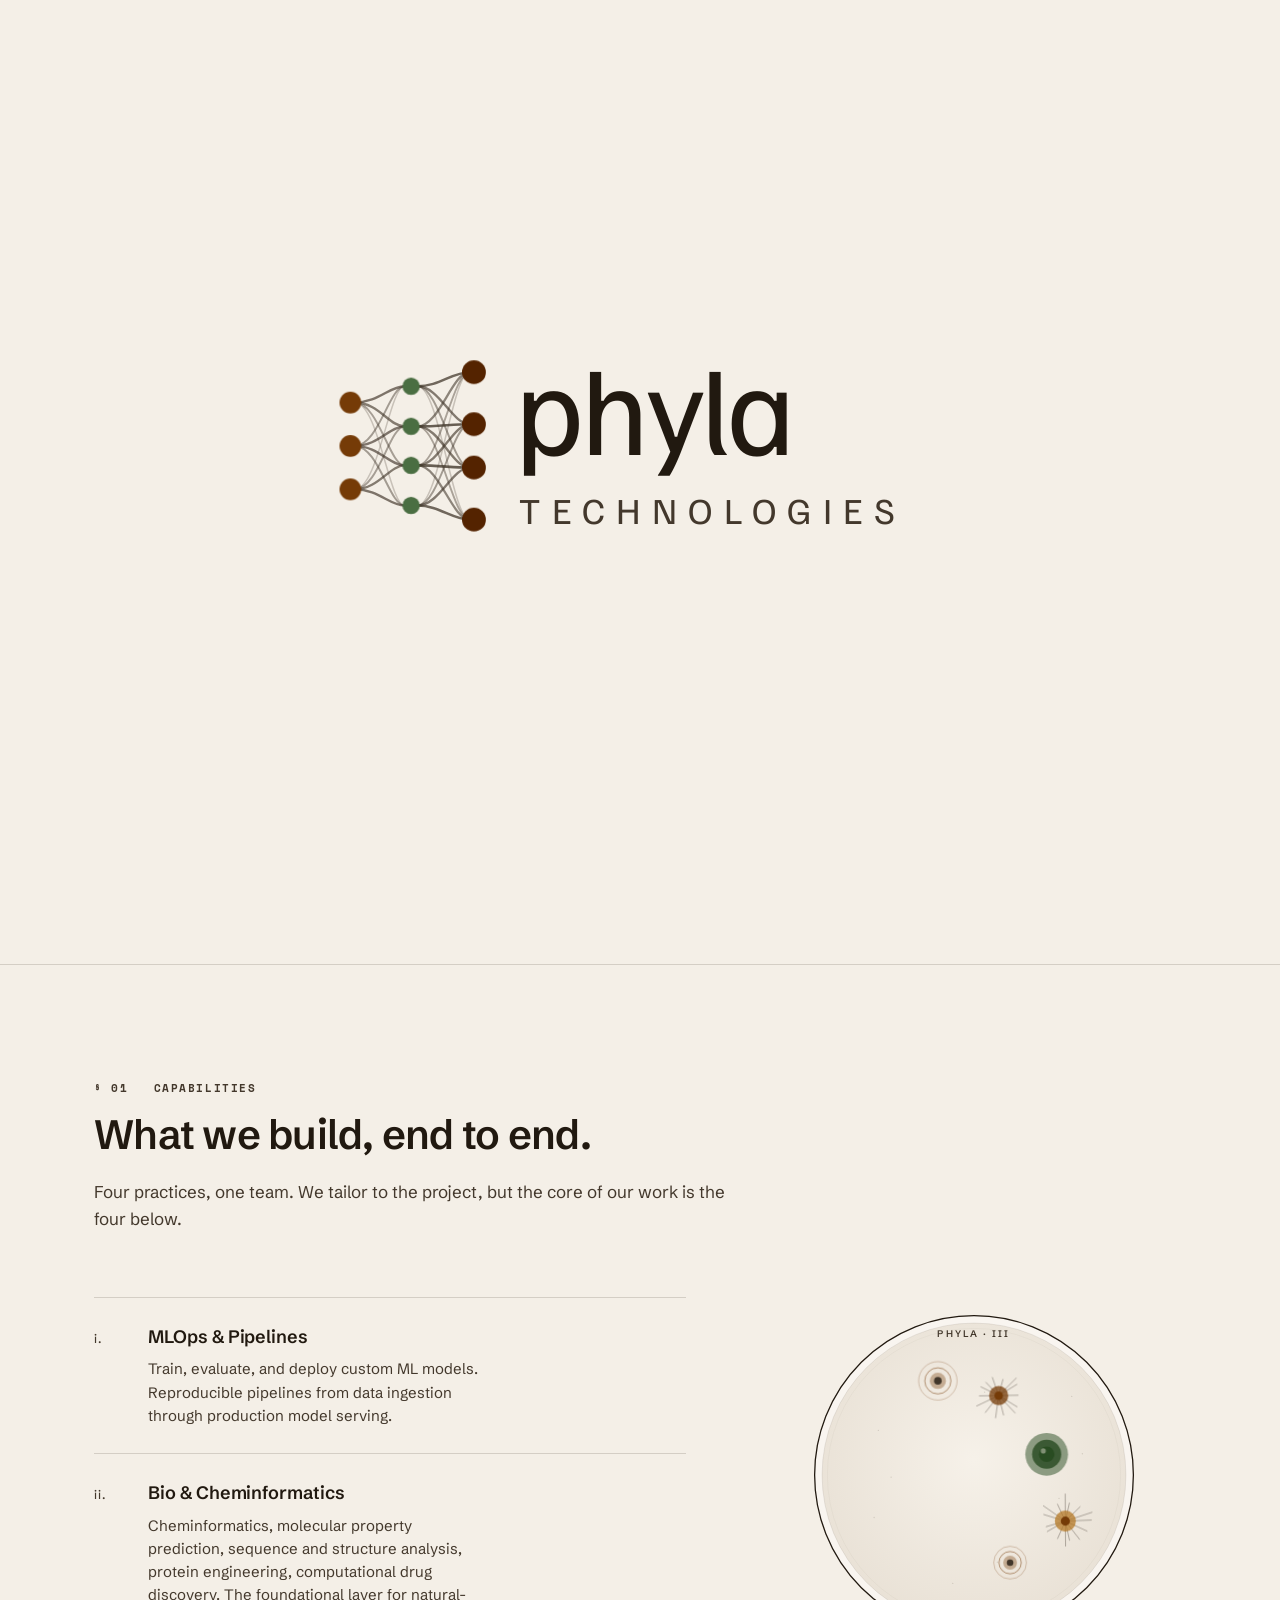
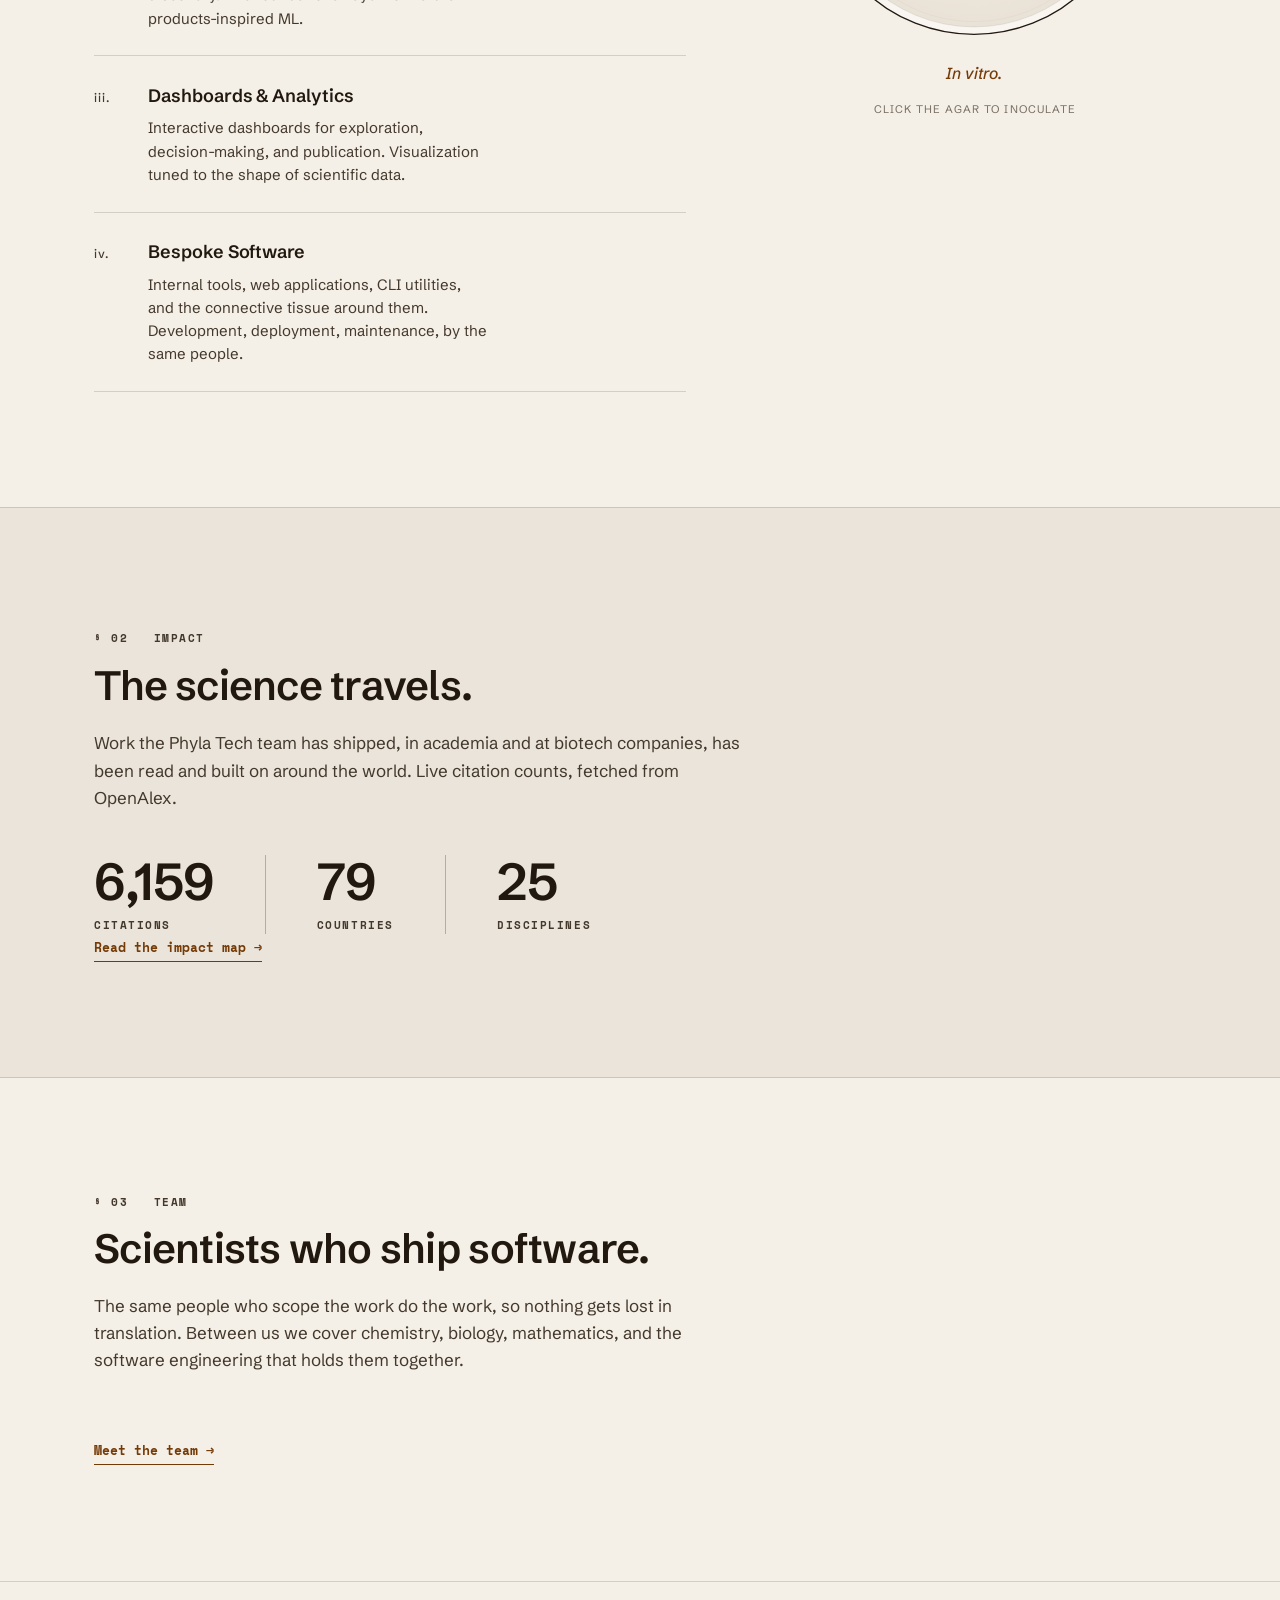
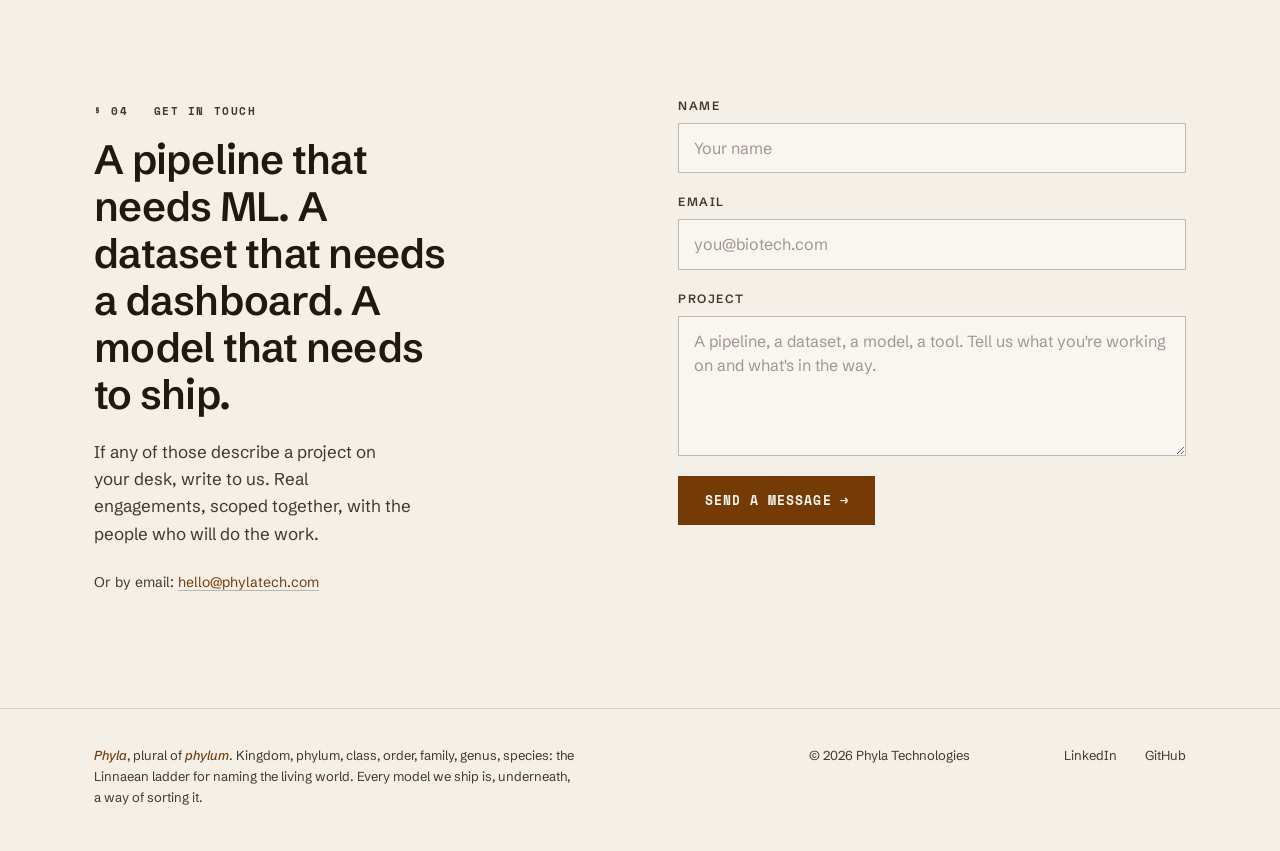
<file: index.html>
<!DOCTYPE html>
<html lang="en">
<head>
  <meta charset="UTF-8">
  <meta name="viewport" content="width=device-width, initial-scale=1.0">
  <!-- Arrive at an in-page anchor (e.g. #contact from another page) without an animated scroll,
       so a cross-page link fades straight to the target instead of landing at top and scrolling. -->
  <script>if(location.hash){var de=document.documentElement;de.style.scrollBehavior='auto';addEventListener('load',function(){requestAnimationFrame(function(){de.style.scrollBehavior='';});});}</script>
  <title>Phyla Technologies, MLOps for Life Sciences</title>
  <link rel="icon" type="image/svg+xml" href="favicon.svg">
  <meta name="description" content="Phyla Technologies builds and operates machine learning infrastructure for life sciences companies, from data pipelines to production model deployment.">

  <meta property="og:type" content="website">
  <meta property="og:title" content="Phyla Technologies, MLOps for Life Sciences">
  <meta property="og:description" content="Phyla Technologies builds and operates machine learning infrastructure for life sciences companies, from data pipelines to production model deployment.">
  <meta property="og:url" content="https://phylatech.com">
  <meta property="og:site_name" content="Phyla Technologies">

  <meta name="twitter:card" content="summary_large_image">
  <meta name="twitter:title" content="Phyla Technologies, MLOps for Life Sciences">
  <meta name="twitter:description" content="Phyla Technologies builds and operates machine learning infrastructure for life sciences companies, from data pipelines to production model deployment.">

  <meta name="view-transition" content="same-origin">

  <link rel="preconnect" href="https://fonts.googleapis.com">
  <link rel="preconnect" href="https://fonts.gstatic.com" crossorigin>
  <link href="https://fonts.googleapis.com/css2?family=Familjen+Grotesk:ital,wght@0,400..700;1,400..700&family=Schibsted+Grotesk:ital,wght@0,400..800;1,400..500&family=Space+Mono:ital,wght@0,400;0,700;1,400;1,700&display=swap" rel="stylesheet">

  <link rel="stylesheet" href="styles.css">

  <style>
    /* Page-specific styles. Shared design system lives in styles.css */

    /* === Hero === */
    .hero {
      padding-block: clamp(3.5rem, 9vw, 7.5rem) clamp(4rem, 8vw, 7rem);
      position: relative;
    }
    .hero-grid {
      display: grid;
      grid-template-columns: minmax(0, 1.05fr) minmax(0, 1fr);
      gap: clamp(2rem, 5vw, 5rem);
      align-items: center;
    }
    .hero-text { max-width: 32rem; }
    .hero-eyebrow {
      display: inline-flex;
      align-items: center;
      gap: 0.625rem;
      margin-bottom: 1.75rem;
    }
    .hero-eyebrow::before {
      content: "";
      display: inline-block;
      width: 28px;
      height: 1px;
      background: var(--tannin);
    }
    h1.display {
      margin-bottom: 1.5rem;
    }
    .hero-subhead {
      font-size: 1.1875rem;
      line-height: 1.55;
      color: var(--ink-soft);
      max-width: 30rem;
      margin-bottom: 2.25rem;
    }
    .hero-meta {
      display: flex;
      flex-wrap: wrap;
      gap: 1.5rem 2.5rem;
      padding-top: 1.75rem;
      border-top: 1px solid var(--ink-hairline);
    }
    .hero-meta-item { min-width: 0; }
    .hero-meta-item .label { display: block; margin-bottom: 0.4rem; }
    .hero-meta-item .value {
      font-size: 0.9375rem;
      color: var(--ink);
      font-variation-settings: "wdth" 100, "wght" 500;
    }
    .hero-meta-item .value em {
      font-style: italic;
      color: var(--tannin);
    }

    /* === Phylogenetic tree (hero right column) === */
    .phylo {
      width: 100%;
      max-width: 540px;
      margin-inline: auto;
      position: relative;
    }
    .phylo svg { width: 100%; height: auto; display: block; }

    .phylo-branch {
      stroke: var(--ink);
      stroke-width: 1.4;
      fill: none;
      stroke-linecap: round;
      opacity: 0.78;
    }
    .phylo-node {
      fill: var(--ink);
    }
    .phylo-node.leaf {
      fill: var(--parchment);
      stroke: var(--ink);
      stroke-width: 1.4;
    }
    .phylo-node.leaf.is-tannin {
      fill: var(--tannin);
      stroke: var(--tannin);
    }
    .phylo-label {
      font-family: var(--sans);
      font-size: 13.5px;
      font-variation-settings: "wdth" 100, "wght" 500;
      fill: var(--ink);
    }
    .phylo-label.muted { fill: var(--ink-soft); }
    .phylo-root-label {
      font-family: var(--sans);
      font-style: italic;
      font-size: 16px;
      font-variation-settings: "wdth" 95, "wght" 500;
      fill: var(--tannin);
    }
    .phylo-leaf-link {
      cursor: pointer;
      transition: opacity 180ms ease-out;
    }
    .phylo-leaf-link:hover .phylo-node.leaf { fill: var(--tannin); stroke: var(--tannin); }
    .phylo-leaf-link:hover .phylo-label { fill: var(--ink); font-variation-settings: "wdth" 100, "wght" 600; }
    .phylo-leaf-link:focus-visible { outline: none; }
    .phylo-leaf-link:focus-visible .phylo-node.leaf {
      fill: var(--tannin);
      stroke: var(--tannin);
    }

    /* phylo animation */
    .phylo-animate .phylo-branch {
      stroke-dasharray: var(--len);
      stroke-dashoffset: var(--len);
      animation: branch-draw 1100ms cubic-bezier(0.22, 1, 0.36, 1) forwards;
      animation-delay: var(--delay, 0ms);
    }
    .phylo-animate .phylo-node,
    .phylo-animate .phylo-label,
    .phylo-animate .phylo-root-label {
      opacity: 0;
      animation: node-fade 420ms cubic-bezier(0.22, 1, 0.36, 1) forwards;
      animation-delay: calc(var(--delay, 0ms) + 700ms);
    }
    @keyframes branch-draw {
      to { stroke-dashoffset: 0; }
    }
    @keyframes node-fade {
      from { opacity: 0; transform: translateY(2px); }
      to   { opacity: 1; transform: translateY(0); }
    }
    /* The live site's signal cascade, in the new palette: one soft bead per edge,
       travelling root -> hidden -> leaves. Each pulse path carries pathLength="100"
       so a single bead sweeps it regardless of the path's real length. */
    .pulse {
      fill: none;
      stroke: var(--tannin);
      stroke-width: 2.8;
      stroke-linecap: round;
      stroke-dasharray: 3.5 96.5;
      stroke-dashoffset: 100;
      opacity: 0;
      filter: url(#pulseBlur);
    }
    .phylo-animate .pulse { animation: pulse-travel 3s ease-in-out infinite; }
    @keyframes pulse-travel {
      0%   { stroke-dashoffset: 100; opacity: 0; }
      3%   { opacity: 0.8; }
      55%  { opacity: 0.8; }
      75%  { stroke-dashoffset: -4; opacity: 0; }
      100% { stroke-dashoffset: -4; opacity: 0; }
    }
    /* Scoped under .phylo-animate so the animation shorthand doesn't reset the delays.
       Root pulses fire first (0 - 0.3s); leaf pulses follow once they arrive (~1.2 - 1.7s). */
    .phylo-animate .pulse-r1  { animation-delay: 0s; }
    .phylo-animate .pulse-r2  { animation-delay: 0.3s; }
    .phylo-animate .pulse-r3  { animation-delay: 0.15s; }
    .phylo-animate .pulse-h1a { animation-delay: 1.2s; }
    .phylo-animate .pulse-h1b { animation-delay: 1.4s; }
    .phylo-animate .pulse-h2a { animation-delay: 1.5s; }
    .phylo-animate .pulse-h2b { animation-delay: 1.3s; }
    .phylo-animate .pulse-h2c { animation-delay: 1.6s; }
    .phylo-animate .pulse-h2d { animation-delay: 1.7s; }
    .phylo-animate .pulse-h3a { animation-delay: 1.35s; }
    .phylo-animate .pulse-h3b { animation-delay: 1.55s; }

    @media (prefers-reduced-motion: reduce) {
      html { scroll-behavior: auto; }
      .phylo-animate .phylo-branch {
        stroke-dasharray: none;
        stroke-dashoffset: 0;
        animation: none;
      }
      .phylo-animate .phylo-node,
      .phylo-animate .phylo-label,
      .phylo-animate .phylo-root-label {
        animation: none;
        opacity: 1;
        transform: none;
      }
      .phylo-animate .pulse { animation: none; opacity: 0; }
    }

    /* === Services === */
    .services {
      border-top: 1px solid var(--ink-hairline);
    }
    .services-grid {
      display: grid;
      grid-template-columns: minmax(0, 1.4fr) minmax(0, 1fr);
      gap: clamp(2.5rem, 6vw, 6rem);
      align-items: start;
    }
    .services-list {
      display: flex;
      flex-direction: column;
      gap: 0;
    }
    .services-list .service {
      display: grid;
      grid-template-columns: 2.4rem 1fr;
      column-gap: 1rem;
      padding-block: 1.6rem;
      border-bottom: 1px solid var(--ink-hairline);
      align-items: baseline;
    }
    .services-list .service:first-child { border-top: 1px solid var(--ink-hairline); }
    .services-list .service-num {
      font-size: 0.75rem;
      font-variation-settings: "wdth" 100, "wght" 500;
      letter-spacing: 0.08em;
      color: var(--ink-soft);
      padding-top: 0.4rem;
    }
    .services-list .service-name {
      font-size: 1.125rem;
      font-variation-settings: "wdth" 100, "wght" 600;
      letter-spacing: -0.005em;
      color: var(--ink);
      margin-bottom: 0.4rem;
    }
    .services-list .service-desc {
      font-size: 0.9375rem;
      line-height: 1.55;
      color: var(--ink-soft);
      max-width: 38ch;
    }
    .services-aside {
      position: sticky;
      top: 5.5rem;
    }
    .services-figure {
      display: flex;
      flex-direction: column;
      align-items: center;
      gap: 1rem;
      padding-top: 0.5rem;
    }
    .petri {
      width: 100%;
      max-width: 340px;
      height: auto;
      display: block;
      /* Pipette tip over the agar plate (hotspot at the tip); crosshair fallback. */
      cursor: url("[data-uri]") 12 31, crosshair;
      touch-action: manipulation;
      -webkit-tap-highlight-color: transparent;
    }
    /* Each colony scales up from its inoculation point as it "grows in". */
    .colony-grow {
      transform-box: fill-box;
      transform-origin: center;
      transform: scale(0);
      animation: colony-grow var(--grow, 9s) cubic-bezier(0.16, 1, 0.3, 1) forwards;
      animation-delay: var(--delay, 0s);
    }
    @keyframes colony-grow {
      0%   { transform: scale(0); opacity: 0; }
      10%  { opacity: 1; }
      100% { transform: scale(1); opacity: 1; }
    }
    .petri-caption {
      text-align: center;
      max-width: 32ch;
    }
    .petri-caption .latin {
      font-size: 1rem;
      color: var(--tannin);
      display: block;
      font-style: italic;
      font-variation-settings: "wdth" 95, "wght" 500;
    }
    .petri-hint {
      text-align: center;
      font-size: 0.6875rem;
      letter-spacing: 0.1em;
      text-transform: uppercase;
      color: var(--ink-soft);
      opacity: 0.7;
    }
    @media (prefers-reduced-motion: reduce) {
      .colony-grow { animation: none; transform: scale(1); opacity: 1; }
      .petri { cursor: default; }
      .petri-hint { display: none; }
    }

    /* === Impact === */
    .impact {
      background: var(--parchment-mid);
      border-block: 1px solid var(--ink-hairline);
    }
    .impact-content {
      max-width: 760px;
    }
    .impact-numbers {
      display: grid;
      grid-template-columns: repeat(3, auto);
      gap: 0;
      margin-top: 2.75rem;
      column-gap: clamp(1.5rem, 4vw, 3.5rem);
      justify-content: start;
    }
    .impact-number {
      padding-right: clamp(1.5rem, 4vw, 3.5rem);
      border-right: 1px solid var(--ink-hairline-strong);
    }
    .impact-number:last-child { border-right: none; padding-right: 0; }
    .impact-number .value {
      display: block;
      font-size: clamp(2.25rem, 4.5vw, 3.25rem);
      font-variation-settings: "wdth" 92, "wght" 600;
      color: var(--ink);
      letter-spacing: -0.025em;
      line-height: 1;
    }
    .impact-number .label {
      display: block;
      margin-top: 0.625rem;
      font-size: 0.6875rem;
    }

    /* === Team === */
    .team-list {
      display: flex;
      flex-direction: column;
      gap: clamp(3rem, 6vw, 5rem);
    }
    .team-row {
      display: grid;
      align-items: start;
      gap: clamp(1.5rem, 5vw, 3.5rem);
    }
    /* Fixed 220px figure column on every row so all three portraits are the same size. */
    .team-row.row-a { grid-template-columns: minmax(0, 220px) minmax(0, 1fr); }
    .team-row.row-b { grid-template-columns: minmax(0, 1fr) minmax(0, 220px); }
    .team-row.row-b .team-figure { order: 2; }
    .team-row.row-b .team-text { order: 1; }
    .team-row.row-c { grid-template-columns: minmax(0, 220px) minmax(0, 1fr); }
    .team-row.row-c .team-text { padding-top: 0.5rem; }

    .team-figure {
      position: relative;
      max-width: 220px;
    }
    .team-figure img {
      width: 100%;
      aspect-ratio: 1 / 1;
      object-fit: cover;
      display: block;
      filter: grayscale(0.18) sepia(0.12) contrast(0.96);
      border: 1px solid var(--ink-hairline-strong);
    }
    .team-figure::after {
      content: "";
      position: absolute;
      inset: -8px -8px 8px 8px;
      border: 1px solid var(--ink-hairline);
      pointer-events: none;
      z-index: -1;
    }

    .team-text .team-eyebrow {
      display: inline-flex;
      align-items: baseline;
      gap: 0.6rem;
      margin-bottom: 0.9rem;
      color: var(--moss-deep);
    }
    .team-text .team-eyebrow .label { color: var(--moss-deep); }
    .team-text .team-eyebrow::before {
      content: "";
      display: inline-block;
      width: 18px;
      height: 1px;
      background: var(--moss-deep);
      transform: translateY(-3px);
    }
    .team-text h3 {
      font-size: clamp(1.5rem, 2.5vw, 2rem);
      font-variation-settings: "wdth" 100, "wght" 600;
      letter-spacing: -0.015em;
      line-height: 1.1;
      margin-bottom: 0.3rem;
    }
    .team-text .team-discipline {
      font-size: 0.9375rem;
      font-variation-settings: "wdth" 100, "wght" 500;
      color: var(--ink-soft);
      margin-bottom: 1rem;
    }
    .team-text p {
      font-size: 1rem;
      line-height: 1.6;
      color: var(--ink-soft);
      max-width: 50ch;
    }
    .team-text p + p { margin-top: 0.85rem; }

    /* === Contact === */
    .contact {
      border-top: 1px solid var(--ink-hairline);
    }
    .contact-grid {
      display: grid;
      grid-template-columns: minmax(0, 1fr) minmax(0, 1fr);
      gap: clamp(2.5rem, 6vw, 5rem);
      align-items: start;
    }
    .contact-text h2 { max-width: 14ch; }
    .contact-text p { margin-top: 1.25rem; max-width: 32ch; }
    .contact-form {
      display: flex;
      flex-direction: column;
      gap: 1.25rem;
    }
    .field {
      display: flex;
      flex-direction: column;
      gap: 0.45rem;
    }
    .field label {
      font-size: 0.75rem;
      font-variation-settings: "wdth" 100, "wght" 600;
      letter-spacing: 0.12em;
      text-transform: uppercase;
      color: var(--ink-soft);
    }
    .field input,
    .field textarea {
      background: var(--parchment-pale);
      border: 1px solid var(--ink-hairline-strong);
      padding: 0.75rem 0.9rem;
      font-size: 1rem;
      color: var(--ink);
      transition: border-color 180ms ease-out, background 180ms ease-out;
      font-family: inherit;
      border-radius: 0;
    }
    .field input::placeholder,
    .field textarea::placeholder { color: oklch(55% 0.025 70 / 0.7); }
    .field input:hover,
    .field textarea:hover { border-color: var(--ink-soft); }
    .field input:focus,
    .field textarea:focus {
      outline: none;
      border-color: var(--tannin);
      background: var(--parchment-pale);
      box-shadow: 0 0 0 3px oklch(42% 0.10 55 / 0.15);
    }
    .field textarea { min-height: 140px; resize: vertical; }
    .field.invalid input,
    .field.invalid textarea { border-color: var(--tannin); }
    .field-error {
      font-size: 0.8125rem;
      color: var(--tannin);
      display: none;
    }
    .field.invalid .field-error { display: block; }


    .form-success,
    .form-error {
      padding: 1rem 1.1rem;
      font-size: 0.9375rem;
      line-height: 1.5;
      border: 1px solid var(--ink-hairline-strong);
      background: var(--parchment-pale);
      display: none;
    }
    .form-success.is-shown,
    .form-error.is-shown { display: block; }
    .form-success {
      border-color: var(--moss-deep);
      color: var(--moss-deep);
    }
    .form-error {
      border-color: var(--tannin);
      color: var(--tannin);
    }

    /* === Page-specific responsive === */
    @media (max-width: 960px) {
      .hero-grid { grid-template-columns: 1fr; }
      .phylo { max-width: 480px; margin-top: 1rem; }
      .services-grid { grid-template-columns: 1fr; gap: 3rem; }
      .services-aside { position: static; }
      .impact-content { max-width: 100%; }
      .contact-grid { grid-template-columns: 1fr; }
      .team-row,
      .team-row.row-a,
      .team-row.row-b,
      .team-row.row-c { grid-template-columns: minmax(0, 200px) 1fr; }
      .team-row.row-b .team-figure { order: 0; }
      .team-row.row-b .team-text { order: 0; }
    }
    @media (max-width: 640px) {
      .hero-meta { gap: 1.25rem 2rem; }
      .impact-numbers { grid-template-columns: 1fr 1fr; row-gap: 1.5rem; }
      .impact-number:nth-child(2) { border-right: none; }
      .team-row,
      .team-row.row-a,
      .team-row.row-b,
      .team-row.row-c { grid-template-columns: minmax(0, 160px) 1fr; gap: 1.25rem; }
      .team-figure::after { inset: -6px -6px 6px 6px; }
    }
    @media (max-width: 460px) {
      .team-row,
      .team-row.row-a,
      .team-row.row-b,
      .team-row.row-c { grid-template-columns: 1fr; }
      .team-figure { max-width: 200px; }
    }
  </style>
</head>
<body>
  <a href="#main" class="skip-link">Skip to main content</a>

  <!-- First-visit intro: draws the network into the logo, then fades to reveal the page.
       Once per session, skipped under reduced-motion, and self-removing via a safety timer. -->
  <style>
    #intro { display: none; position: fixed; inset: 0; z-index: 9999; background: var(--parchment); place-items: center; }
    #intro.run { display: grid; }
    #intro #introLogo { width: clamp(300px, 62vw, 640px); height: auto; }
    #introLogo circle { transform-box: fill-box; transform-origin: center; }
    body.intro-lock { overflow: hidden; }
    /* Header shrink is driven by GSAP ScrollTrigger via header-scroll.js (end of body).
       Deliberately no CSS transition on the header height/padding here: GSAP writes those
       inline each frame, and a competing CSS transition on the same props is what jittered. */
  </style>
  <div id="intro" aria-hidden="true"></div>

  <header class="site-header">
    <div class="wrap header-inner">
      <a href="index.html" class="wordmark" aria-label="Phyla Technologies, home">
        <svg class="wordmark-svg" viewBox="0 0 590.41529 267.508" role="img" aria-label="Phyla Technologies">
          <g transform="translate(20,130)" fill="none" stroke="var(--ink-soft)" stroke-linecap="round">
            <path d="M 12,-40 C 34,-40 44,-55 58,-55" stroke-width="2.2" opacity="0.67"/>
            <path d="M 12,-40 C 34,-40 44,-18 58,-18" stroke-width="2.2" opacity="0.63"/>
            <path d="M 12,-40 C 34,-40 44,18 58,18" stroke-width="1.8" opacity="0.44"/>
            <path d="M 12,-40 C 34,-40 44,55 58,55" stroke-width="1.4" opacity="0.25"/>
            <path d="M 12,0 C 34,0 44,-55 58,-55" stroke-width="1.8" opacity="0.46"/>
            <path d="M 12,0 C 34,0 44,-18 58,-18" stroke-width="2.2" opacity="0.66"/>
            <path d="M 12,0 C 34,0 44,18 58,18" stroke-width="2.2" opacity="0.66"/>
            <path d="M 12,0 C 34,0 44,55 58,55" stroke-width="1.8" opacity="0.46"/>
            <path d="M 12,40 C 34,40 44,-55 58,-55" stroke-width="1.4" opacity="0.25"/>
            <path d="M 12,40 C 34,40 44,-18 58,-18" stroke-width="1.8" opacity="0.44"/>
            <path d="M 12,40 C 34,40 44,18 58,18" stroke-width="2.2" opacity="0.63"/>
            <path d="M 12,40 C 34,40 44,55 58,55" stroke-width="2.2" opacity="0.67"/>
            <path d="M 70,-55 C 90,-55 102,-68 118,-68" stroke-width="2.4" opacity="0.74"/>
            <path d="M 70,-55 C 90,-55 102,-20 118,-20" stroke-width="2.2" opacity="0.64"/>
            <path d="M 70,-55 C 90,-55 102,20 118,20" stroke-width="1.8" opacity="0.46"/>
            <path d="M 70,-55 C 90,-55 102,68 118,68" stroke-width="1.4" opacity="0.25"/>
            <path d="M 70,-18 C 90,-18 102,-68 118,-68" stroke-width="2.1" opacity="0.58"/>
            <path d="M 70,-18 C 90,-18 102,-20 118,-20" stroke-width="2.5" opacity="0.79"/>
            <path d="M 70,-18 C 90,-18 102,20 118,20" stroke-width="2.2" opacity="0.63"/>
            <path d="M 70,-18 C 90,-18 102,68 118,68" stroke-width="1.7" opacity="0.42"/>
            <path d="M 70,18 C 90,18 102,-68 118,-68" stroke-width="1.7" opacity="0.42"/>
            <path d="M 70,18 C 90,18 102,-20 118,-20" stroke-width="2.2" opacity="0.63"/>
            <path d="M 70,18 C 90,18 102,20 118,20" stroke-width="2.5" opacity="0.79"/>
            <path d="M 70,18 C 90,18 102,68 118,68" stroke-width="2.1" opacity="0.58"/>
            <path d="M 70,55 C 90,55 102,-68 118,-68" stroke-width="1.4" opacity="0.25"/>
            <path d="M 70,55 C 90,55 102,-20 118,-20" stroke-width="1.8" opacity="0.46"/>
            <path d="M 70,55 C 90,55 102,20 118,20" stroke-width="2.2" opacity="0.64"/>
            <path d="M 70,55 C 90,55 102,68 118,68" stroke-width="2.4" opacity="0.74"/>
          </g>
          <g transform="translate(20,130)">
            <circle cx="8" cy="-40" r="10" fill="var(--tannin)"/>
            <circle cx="8" cy="0" r="10" fill="var(--tannin)"/>
            <circle cx="8" cy="40" r="10" fill="var(--tannin)"/>
            <circle cx="64" cy="-55" r="8" fill="var(--moss)"/>
            <circle cx="64" cy="-18" r="8" fill="var(--moss)"/>
            <circle cx="64" cy="18" r="8" fill="var(--moss)"/>
            <circle cx="64" cy="55" r="8" fill="var(--moss)"/>
            <circle cx="122" cy="-68" r="11" fill="var(--tannin-deep)"/>
            <circle cx="122" cy="-20" r="11" fill="var(--tannin-deep)"/>
            <circle cx="122" cy="20" r="11" fill="var(--tannin-deep)"/>
            <circle cx="122" cy="68" r="11" fill="var(--tannin-deep)"/>
          </g>
          <text x="180" y="138" font-size="115" font-weight="700" letter-spacing="-3" fill="var(--ink)" style="font-family:var(--f-wordmark)">phyla</text>
          <text x="184" y="202" font-size="34" font-weight="500" letter-spacing="10.5" fill="var(--ink-soft)" style="font-family:var(--f-wordmark)">TECHNOLOGIES</text>
        </svg>
      </a>
      <nav class="primary" aria-label="Primary">
        <a href="services.html">Services</a>
        <a href="work.html">Open source</a>
        <a href="impact.html">Impact</a>
        <a href="about.html">About</a>
        <a href="#contact" class="cta">Get in touch</a>
      </nav>
    </div>
  </header>

  <main id="main">

    <!-- HERO -->
    <section class="hero">
      <div class="wrap hero-grid">
        <div class="hero-text">
          <span class="hero-eyebrow label">Est. 2026</span>
          <h1 class="display">MLOps for<br><em style="white-space: nowrap;">life sciences.</em></h1>
          <p class="hero-subhead">
            We build and operate the machine learning infrastructure behind life-sciences R&amp;D: data and model pipelines, training and deployment, bio- and cheminformatics, and the dashboards and tools that make the science usable, the whole stack from data to production.
          </p>
          <dl class="hero-meta">
            <div class="hero-meta-item">
              <dt class="label">Practice</dt>
              <dd class="value">MLOps for <em>biotech</em></dd>
            </div>
            <div class="hero-meta-item">
              <dt class="label">Cited</dt>
              <dd class="value">In <em>76 countries</em>, 23 disciplines</dd>
            </div>
            <div class="hero-meta-item">
              <dt class="label">Roots</dt>
              <dd class="value">Natural-products <em>science</em></dd>
            </div>
          </dl>
        </div>

        <div class="phylo" aria-hidden="false">
          <svg viewBox="0 0 540 420" role="img" aria-labelledby="phyloTitle phyloDesc">
            <title id="phyloTitle">Phyla capabilities, branched from a common root</title>
            <desc id="phyloDesc">A phylogenetic-style diagram with the Phyla root on the left and four service capabilities as leaves on the right: MLOps and Pipelines, Bio and Cheminformatics, Dashboards and Analytics, and Bespoke Software.</desc>
            <defs>
              <!-- Soft halo (blur 3) merged with a sharper core (blur 1 of the source),
                   so each travelling signal reads with weight. Ported from the live site. -->
              <filter id="pulseBlur" x="-50%" y="-50%" width="200%" height="200%">
                <feGaussianBlur stdDeviation="3" result="softBlur" />
                <feGaussianBlur in="SourceGraphic" stdDeviation="1" result="sharpBlur" />
                <feMerge>
                  <feMergeNode in="softBlur" />
                  <feMergeNode in="sharpBlur" />
                </feMerge>
              </filter>
            </defs>

            <!-- Root tick -->
            <line class="phylo-branch" x1="36" y1="210" x2="80" y2="210" pathLength="1" style="--len: 1; --delay: 0ms;" />

            <!-- Root label, italic Phyla -->
            <text class="phylo-root-label" x="36" y="200" text-anchor="start" style="--delay: 0ms;">
              <tspan style="font-style: italic;">Phyla</tspan>
            </text>

            <!-- Root node -->
            <circle class="phylo-node" cx="80" cy="210" r="4" style="--delay: 0ms;" />

            <!-- Root → three hidden nodes -->
            <path class="phylo-branch" d="M 80 210 C 130 210, 165 96, 210 96"   pathLength="1" style="--len: 1; --delay: 160ms; opacity: 0.5;" />
            <path class="phylo-branch" d="M 80 210 C 130 210, 165 210, 210 210" pathLength="1" style="--len: 1; --delay: 160ms; opacity: 0.5;" />
            <path class="phylo-branch" d="M 80 210 C 130 210, 165 324, 210 324" pathLength="1" style="--len: 1; --delay: 160ms; opacity: 0.5;" />

            <!-- Hidden nodes -->
            <circle class="phylo-node" cx="210" cy="96"  r="3.2" style="--delay: 360ms;" />
            <circle class="phylo-node" cx="210" cy="210" r="3.2" style="--delay: 360ms;" />
            <circle class="phylo-node" cx="210" cy="324" r="3.2" style="--delay: 360ms;" />

            <!-- Hidden → leaves: each leaf is fed by two hidden nodes (the live partial network) -->
            <path class="phylo-branch" d="M 210 96 C 260 96, 290 56, 340 56"     pathLength="1" style="--len: 1; --delay: 440ms; opacity: 0.32;" />
            <path class="phylo-branch" d="M 210 96 C 260 96, 290 162, 340 162"   pathLength="1" style="--len: 1; --delay: 480ms; opacity: 0.32;" />
            <path class="phylo-branch" d="M 210 210 C 260 210, 290 56, 340 56"   pathLength="1" style="--len: 1; --delay: 480ms; opacity: 0.32;" />
            <path class="phylo-branch" d="M 210 210 C 260 210, 290 162, 340 162" pathLength="1" style="--len: 1; --delay: 520ms; opacity: 0.32;" />
            <path class="phylo-branch" d="M 210 210 C 260 210, 290 256, 340 256" pathLength="1" style="--len: 1; --delay: 520ms; opacity: 0.32;" />
            <path class="phylo-branch" d="M 210 210 C 260 210, 290 364, 340 364" pathLength="1" style="--len: 1; --delay: 560ms; opacity: 0.32;" />
            <path class="phylo-branch" d="M 210 324 C 260 324, 290 256, 340 256" pathLength="1" style="--len: 1; --delay: 560ms; opacity: 0.32;" />
            <path class="phylo-branch" d="M 210 324 C 260 324, 290 364, 340 364" pathLength="1" style="--len: 1; --delay: 600ms; opacity: 0.32;" />

            <!-- Pulses: the staged signal cascade (root pulses fire first, then leaf pulses). -->
            <path class="pulse pulse-r1"  d="M 80 210 C 130 210, 165 96, 210 96"   pathLength="100" />
            <path class="pulse pulse-r2"  d="M 80 210 C 130 210, 165 210, 210 210" pathLength="100" />
            <path class="pulse pulse-r3"  d="M 80 210 C 130 210, 165 324, 210 324" pathLength="100" />
            <path class="pulse pulse-h1a" d="M 210 96 C 260 96, 290 56, 340 56"     pathLength="100" />
            <path class="pulse pulse-h1b" d="M 210 96 C 260 96, 290 162, 340 162"   pathLength="100" />
            <path class="pulse pulse-h2a" d="M 210 210 C 260 210, 290 56, 340 56"   pathLength="100" />
            <path class="pulse pulse-h2b" d="M 210 210 C 260 210, 290 162, 340 162" pathLength="100" />
            <path class="pulse pulse-h2c" d="M 210 210 C 260 210, 290 256, 340 256" pathLength="100" />
            <path class="pulse pulse-h2d" d="M 210 210 C 260 210, 290 364, 340 364" pathLength="100" />
            <path class="pulse pulse-h3a" d="M 210 324 C 260 324, 290 256, 340 256" pathLength="100" />
            <path class="pulse pulse-h3b" d="M 210 324 C 260 324, 290 364, 340 364" pathLength="100" />

            <!-- Leaf nodes (clickable links) -->
            <a href="#capabilities" class="phylo-leaf-link" aria-label="MLOps and Pipelines">
              <circle class="phylo-node leaf is-tannin" cx="340" cy="56" r="5" style="--delay: 1100ms;" />
              <text class="phylo-label" x="354" y="60" text-anchor="start" style="--delay: 1100ms;">MLOps &amp; Pipelines</text>
            </a>
            <a href="#capabilities" class="phylo-leaf-link" aria-label="Bio and Cheminformatics">
              <circle class="phylo-node leaf" cx="340" cy="162" r="5" style="--delay: 1180ms;" />
              <text class="phylo-label" x="354" y="166" text-anchor="start" style="--delay: 1180ms;">Bio &amp; Cheminformatics</text>
            </a>
            <a href="#capabilities" class="phylo-leaf-link" aria-label="Dashboards and Analytics">
              <circle class="phylo-node leaf" cx="340" cy="256" r="5" style="--delay: 1260ms;" />
              <text class="phylo-label" x="354" y="260" text-anchor="start" style="--delay: 1260ms;">Dashboards &amp; Analytics</text>
            </a>
            <a href="#capabilities" class="phylo-leaf-link" aria-label="Bespoke Software">
              <circle class="phylo-node leaf" cx="340" cy="364" r="5" style="--delay: 1340ms;" />
              <text class="phylo-label" x="354" y="368" text-anchor="start" style="--delay: 1340ms;">Bespoke Software</text>
            </a>
          </svg>
        </div>
      </div>
    </section>

    <!-- SERVICES -->
    <section class="services" id="capabilities">
      <div class="wrap">
        <div class="section-head">
          <span class="label">§ 01 &nbsp; Capabilities</span>
          <h2 class="headline">What we build, end to end.</h2>
          <p class="body">
            Four practices, one team. We tailor to the project, but the core of our work is the four below.
          </p>
        </div>

        <div class="services-grid">
          <ol class="services-list">
            <li class="service">
              <div class="service-num">i.</div>
              <div>
                <h3 class="service-name">MLOps &amp; Pipelines</h3>
                <p class="service-desc">Train, evaluate, and deploy custom ML models. Reproducible pipelines from data ingestion through production model serving.</p>
              </div>
            </li>
            <li class="service">
              <div class="service-num">ii.</div>
              <div>
                <h3 class="service-name">Bio &amp; Cheminformatics</h3>
                <p class="service-desc">Cheminformatics, molecular property prediction, sequence and structure analysis, protein engineering, computational drug discovery. The foundational layer for natural-products-inspired ML.</p>
              </div>
            </li>
            <li class="service">
              <div class="service-num">iii.</div>
              <div>
                <h3 class="service-name">Dashboards &amp; Analytics</h3>
                <p class="service-desc">Interactive dashboards for exploration, decision-making, and publication. Visualization tuned to the shape of scientific data.</p>
              </div>
            </li>
            <li class="service">
              <div class="service-num">iv.</div>
              <div>
                <h3 class="service-name">Bespoke Software</h3>
                <p class="service-desc">Internal tools, web applications, CLI utilities, and the connective tissue around them. Development, deployment, maintenance, by the same people.</p>
              </div>
            </li>
          </ol>

          <aside class="services-aside">
            <figure class="services-figure">
              <svg class="petri" id="petri" viewBox="0 0 320 320" role="img" aria-labelledby="petriTitle petriDesc">
                <title id="petriTitle">A culture plate, growing</title>
                <desc id="petriDesc">A round petri dish of agar on which bacterial and fungal colonies grow in over time, then the plate is reseeded. Clicking the agar inoculates a new colony.</desc>

                <defs>
                  <radialGradient id="agarGrad" cx="50%" cy="45%" r="60%">
                    <stop offset="0%" stop-color="oklch(96% 0.012 80)" />
                    <stop offset="100%" stop-color="oklch(91% 0.018 78)" />
                  </radialGradient>
                  <clipPath id="agarClip"><circle cx="160" cy="160" r="140" /></clipPath>
                </defs>

                <!-- Dish rim and agar -->
                <circle cx="160" cy="160" r="150" fill="var(--parchment-pale)" stroke="var(--ink)" stroke-width="1.2" />
                <circle cx="160" cy="160" r="143" fill="url(#agarGrad)" stroke="var(--ink-hairline)" stroke-width="0.5" />
                <circle cx="160" cy="160" r="138" fill="none" stroke="var(--ink-hairline)" stroke-width="0.4" opacity="0.5" />

                <!-- Plate ID -->
                <text x="160" y="30" text-anchor="middle" font-family="var(--sans)" font-size="9" letter-spacing="0.22em" fill="var(--ink-soft)" style="text-transform: uppercase; font-variation-settings: 'wght' 600;">Phyla &middot; iii</text>

                <!-- Agar texture: faint scattered dust -->
                <g fill="var(--ink-soft)" opacity="0.16" clip-path="url(#agarClip)">
                  <circle cx="170" cy="82" r="0.6" /><circle cx="82" cy="162" r="0.6" /><circle cx="240" cy="182" r="0.6" />
                  <circle cx="182" cy="242" r="0.6" /><circle cx="262" cy="140" r="0.6" /><circle cx="140" cy="262" r="0.6" />
                  <circle cx="66" cy="200" r="0.6" /><circle cx="70" cy="118" r="0.6" /><circle cx="252" cy="86" r="0.6" />
                </g>

                <!-- Colonies grow here (populated by script) -->
                <g id="petriColonies" clip-path="url(#agarClip)"></g>
              </svg>

              <figcaption class="petri-caption">
                <span class="latin">In vitro.</span>
              </figcaption>
              <p class="petri-hint" aria-hidden="true">Click the agar to inoculate</p>
            </figure>
          </aside>
        </div>
      </div>
    </section>

    <!-- IMPACT -->
    <section class="impact" id="impact">
      <div class="wrap">
        <div class="impact-content">
          <span class="label">§ 02 &nbsp; Impact</span>
          <h2 class="headline" style="margin-top: 0.875rem;">The science travels.</h2>
          <p class="body" style="margin-top: 1.25rem;">
            Work the Phyla Tech team has shipped, in academia and at biotech companies, has been read and built on around the world. Live citation counts, fetched from OpenAlex.
          </p>
          <dl class="impact-numbers">
            <div class="impact-number">
              <dd class="value" data-impact="citations">2,460</dd>
              <dt class="label">Citations</dt>
            </div>
            <div class="impact-number">
              <dd class="value" data-impact="countries">76</dd>
              <dt class="label">Countries</dt>
            </div>
            <div class="impact-number">
              <dd class="value" data-impact="disciplines">23</dd>
              <dt class="label">Disciplines</dt>
            </div>
          </dl>
          <a href="impact.html" class="link-arrow">
            <span>Read the impact map</span>
            <span class="arrow" aria-hidden="true">→</span>
          </a>
        </div>
      </div>
    </section>

    <!-- TEAM (summary; full bios live on the About page) -->
    <section class="team-brief" id="team">
      <div class="wrap">
        <div class="section-head">
          <span class="label">§ 03 &nbsp; Team</span>
          <h2 class="headline">Scientists who ship software.</h2>
          <p class="body">The same people who scope the work do the work, so nothing gets lost in translation. Between us we cover chemistry, biology, mathematics, and the software engineering that holds them together.</p>
        </div>
        <a href="about.html" class="link-arrow">
          <span>Meet the team</span>
          <span class="arrow" aria-hidden="true">→</span>
        </a>
      </div>
    </section>

    <!-- CONTACT -->
    <section class="contact" id="contact">
      <div class="wrap">
        <div class="contact-grid">
          <div class="contact-text">
            <span class="label">§ 04 &nbsp; Get in touch</span>
            <h2 class="headline" style="margin-top: 0.875rem;">A pipeline that needs ML. A dataset that needs a dashboard. A model that needs to ship.</h2>
            <p class="body">If any of those describe a project on your desk, write to us. Real engagements, scoped together, with the people who will do the work.</p>
            <p class="body" style="margin-top: 1.5rem; font-size: 0.875rem;">Or by email: <a href="mailto:hello@phylatech.com" style="color: var(--tannin); text-decoration: underline; text-decoration-color: var(--ink-hairline-strong); text-underline-offset: 3px;">hello@phylatech.com</a></p>
          </div>

          <form class="contact-form" id="contactForm" action="https://formspree.io/f/mnpqlvnw" method="POST" novalidate>
            <input type="hidden" name="_subject" value="New enquiry from phylatech.com">
            <input type="hidden" name="_next" value="https://phylatech.com/?contact=sent#contact">
            <div class="field" id="field-name">
              <label for="cf-name">Name</label>
              <input type="text" name="name" id="cf-name" required autocomplete="name" placeholder="Your name">
              <span class="field-error">Please add a name.</span>
            </div>
            <div class="field" id="field-email">
              <label for="cf-email">Email</label>
              <input type="email" name="email" id="cf-email" required autocomplete="email" placeholder="you@biotech.com">
              <span class="field-error">Please add a working email.</span>
            </div>
            <div class="field" id="field-message">
              <label for="cf-message">Project</label>
              <textarea name="message" id="cf-message" required placeholder="A pipeline, a dataset, a model, a tool. Tell us what you're working on and what's in the way."></textarea>
              <span class="field-error">A few sentences would help.</span>
            </div>
            <button class="btn-primary" type="submit" id="submitBtn">
              <span class="submit-label">Send a message</span>
              <span aria-hidden="true">→</span>
            </button>
            <div class="form-success" id="formSuccess" role="status" aria-live="polite">
              Got it. We will write back within a couple of working days.
            </div>
            <div class="form-error" id="formError" role="alert" aria-live="assertive">
              Something went sideways. Please email us directly at <a href="mailto:hello@phylatech.com" style="color: var(--tannin);">hello@phylatech.com</a>.
            </div>
          </form>
        </div>
      </div>
    </section>

  </main>

  <footer class="site-footer">
    <div class="wrap footer-inner">
      <div class="footer-etymology">
        <em>Phyla</em>, plural of <em>phylum</em>. Kingdom, phylum, class, order, family, genus, species: the Linnaean ladder for naming the living world. Every model we ship is, underneath, a way of sorting it.
      </div>
      <div>© 2026 Phyla Technologies</div>
      <div class="footer-links">
        <a href="https://www.linkedin.com/company/phylatech" target="_blank" rel="noopener noreferrer">LinkedIn</a>
        <a href="https://github.com/orgs/phylatech" target="_blank" rel="noopener noreferrer">GitHub</a>
      </div>
    </div>
  </footer>

  <script>
    // === Phylogenetic tree, set stroke-dasharray to actual path length and trigger animation on first visibility ===
    (function() {
      const phylo = document.querySelector('.phylo');
      if (!phylo) return;
      const reduceMotion = window.matchMedia('(prefers-reduced-motion: reduce)').matches;
      const branches = phylo.querySelectorAll('.phylo-branch');
      // Compute path lengths for stroke-dash animation; line elements need approximation.
      branches.forEach(b => {
        let len = 0;
        if (typeof b.getTotalLength === 'function') {
          try { len = b.getTotalLength(); } catch (e) { len = 200; }
        } else {
          len = 200;
        }
        b.style.setProperty('--len', len);
      });

      if (reduceMotion) {
        phylo.classList.add('phylo-animate');
        return;
      }

      const io = new IntersectionObserver((entries) => {
        entries.forEach(e => {
          if (e.isIntersecting) {
            phylo.classList.add('phylo-animate');
            io.disconnect();
          }
        });
      }, { threshold: 0.25 });
      io.observe(phylo);
    })();

    // === Contact form: validate inline, then submit NATIVELY to Formspree ===
    // The Formspree form has reCAPTCHA enabled, which rejects plain AJAX (fetch) with a
    // 403. A native POST lets Formspree run its own reCAPTCHA and then redirect back via
    // the _next field, which is how this form worked before the redesign.
    (function() {
      const form = document.getElementById('contactForm');
      if (!form) return;
      const submitBtn = document.getElementById('submitBtn');
      const submitLabel = submitBtn.querySelector('.submit-label');
      const fields = ['name', 'email', 'message'].map(k => ({
        key: k,
        wrap: document.getElementById('field-' + k),
        input: document.getElementById('cf-' + k),
      }));

      const validateEmail = (v) => /^[^\s@]+@[^\s@]+\.[^\s@]+$/.test(v.trim());
      function fieldValid(f) {
        const v = (f.input.value || '').trim();
        let valid = v.length > 0;
        if (f.key === 'email') valid = valid && validateEmail(v);
        if (f.key === 'message') valid = valid && v.length >= 6;
        return valid;
      }

      fields.forEach(f => {
        f.input.addEventListener('input', () => {
          if (f.wrap.classList.contains('invalid') && fieldValid(f)) f.wrap.classList.remove('invalid');
        });
      });

      form.addEventListener('submit', (e) => {
        let ok = true;
        fields.forEach(f => {
          const valid = fieldValid(f);
          f.wrap.classList.toggle('invalid', !valid);
          if (!valid) ok = false;
        });
        if (!ok) { e.preventDefault(); return; }
        // Valid: let the browser POST natively to Formspree (reCAPTCHA + _next redirect).
        submitBtn.disabled = true;
        submitLabel.textContent = 'Sending';
      });

      // Returning from Formspree (via _next, ?contact=sent): reveal the success note.
      try {
        if (new URLSearchParams(location.search).get('contact') === 'sent') {
          const success = document.getElementById('formSuccess');
          if (success) success.classList.add('is-shown');
          submitLabel.textContent = 'Sent';
          history.replaceState({}, '', location.pathname + '#contact');
        }
      } catch (err) {}
    })();

    // === Keep the impact teaser numbers live from the same OpenAlex data as /impact ===
    (async function () {
      try {
        const resp = await fetch('data/impact-data.json', { cache: 'no-store' });
        const s = (await resp.json()).summary || {};
        const map = {
          citations: s.total_citations,
          countries: s.countries_reached,
          disciplines: s.disciplines_impacted,
        };
        document.querySelectorAll('.impact-numbers .value[data-impact]').forEach(el => {
          const v = map[el.dataset.impact];
          if (v != null) el.textContent = v.toLocaleString();
        });
      } catch (e) { /* static fallbacks remain */ }
    })();

    // === Living petri dish: colonies grow in over time, and you can inoculate your own ===
    (function () {
      const svg = document.getElementById('petri');
      const layer = document.getElementById('petriColonies');
      if (!svg || !layer) return;

      const NS = 'http://www.w3.org/2000/svg';
      const REDUCE = window.matchMedia('(prefers-reduced-motion: reduce)').matches;
      const css = getComputedStyle(document.documentElement);
      const tok = (n, f) => (css.getPropertyValue(n).trim() || f);
      const INK = tok('--ink', '#302a22');
      const TANNIN = tok('--tannin', '#7c4e2b');
      const MOSS = tok('--moss-deep', '#3f5a3a');
      const OCHRE = tok('--ochre', '#b07c39');
      const PALETTE = [INK, TANNIN, MOSS, OCHRE, TANNIN];

      const CENTER = 160, AGAR_R = 132;
      const rand = (a, b) => a + Math.random() * (b - a);
      const pick = (arr) => arr[(Math.random() * arr.length) | 0];

      function e(name, attrs) {
        const node = document.createElementNS(NS, name);
        for (const k in attrs) node.setAttribute(k, attrs[k]);
        return node;
      }

      // Morphologies: return SVG children centered at (0,0), sized to radius R.
      function filament(R, color) {
        const out = [];
        const n = 13 + ((Math.random() * 4) | 0);
        for (let i = 0; i < n; i++) {
          const a = (i / n) * Math.PI * 2 + rand(-0.12, 0.12);
          const len = R * rand(0.85, 1.35);
          out.push(e('line', { x1: 0, y1: 0, x2: (Math.cos(a) * len).toFixed(1), y2: (Math.sin(a) * len).toFixed(1), stroke: INK, 'stroke-width': 0.6, 'stroke-linecap': 'round', opacity: 0.5 }));
        }
        out.push(e('circle', { r: (R * 0.5).toFixed(1), fill: color, 'fill-opacity': 0.75 }));
        out.push(e('circle', { r: (R * 0.22).toFixed(1), fill: TANNIN }));
        return out;
      }
      function concentric(R, color) {
        return [
          e('circle', { r: R.toFixed(1), fill: 'none', stroke: color, 'stroke-width': 0.6, 'stroke-opacity': 0.4 }),
          e('circle', { r: (R * 0.68).toFixed(1), fill: 'none', stroke: color, 'stroke-width': 0.8, 'stroke-opacity': 0.6 }),
          e('circle', { r: (R * 0.42).toFixed(1), fill: color, 'fill-opacity': 0.35 }),
          e('circle', { r: (R * 0.2).toFixed(1), fill: INK, 'fill-opacity': 0.8 }),
        ];
      }
      function smooth(R, color) {
        return [
          e('circle', { r: R.toFixed(1), fill: color, 'fill-opacity': 0.5 }),
          e('circle', { r: (R * 0.68).toFixed(1), fill: color, 'fill-opacity': 0.82 }),
          e('circle', { r: (R * 0.36).toFixed(1), fill: color }),
          e('circle', { cx: (-R * 0.16).toFixed(1), cy: (-R * 0.16).toFixed(1), r: (R * 0.12).toFixed(1), fill: 'var(--parchment-mid)', 'fill-opacity': 0.45 }),
        ];
      }
      function stippled(R, color) {
        const out = [];
        const n = 12 + ((Math.random() * 6) | 0);
        for (let i = 0; i < n; i++) {
          const a = Math.random() * Math.PI * 2, rr = Math.sqrt(Math.random()) * R;
          out.push(e('circle', { cx: (Math.cos(a) * rr).toFixed(1), cy: (Math.sin(a) * rr).toFixed(1), r: rand(1, 2.6).toFixed(1), fill: color, 'fill-opacity': rand(0.5, 0.9).toFixed(2) }));
        }
        return out;
      }
      const MORPHS = [filament, concentric, smooth, stippled];

      function inoculate(cx, cy, opts) {
        opts = opts || {};
        const R = opts.R != null ? opts.R : rand(11, 22);
        const color = opts.color || pick(PALETTE);
        const morph = opts.morph || pick(MORPHS);
        const pos = e('g', { transform: `translate(${cx.toFixed(1)} ${cy.toFixed(1)})` });
        pos.style.transition = 'opacity 1.4s ease-out';
        const grow = e('g', { class: 'colony-grow' });
        grow.style.setProperty('--grow', (opts.grow != null ? opts.grow : rand(7, 11)).toFixed(2) + 's');
        grow.style.setProperty('--delay', (opts.delay || 0).toFixed(2) + 's');
        morph(R, color).forEach((c) => grow.appendChild(c));
        pos.appendChild(grow);
        layer.appendChild(pos);
        return pos;
      }

      // Spaced-out random inoculation points within the agar.
      function scatter(n) {
        const pts = [];
        let tries = 0;
        while (pts.length < n && tries < n * 40) {
          tries++;
          const a = Math.random() * Math.PI * 2, r = Math.sqrt(Math.random()) * (AGAR_R - 30);
          const x = CENTER + Math.cos(a) * r, y = CENTER + Math.sin(a) * r;
          if (pts.every((p) => Math.hypot(p.x - x, p.y - y) > 48)) pts.push({ x, y });
        }
        return pts;
      }

      let generation = [];
      function clearGeneration() {
        generation.forEach((g) => { g.style.opacity = '0'; setTimeout(() => g.remove(), 1500); });
        generation = [];
      }
      function seedGeneration() {
        generation = scatter(5).map((p, i) => inoculate(p.x, p.y, { delay: i * 0.5 }));
      }

      // Click / tap the agar to add your own colony.
      svg.addEventListener('click', (ev) => {
        const p = new DOMPoint(ev.clientX, ev.clientY).matrixTransform(svg.getScreenCTM().inverse());
        if (Math.hypot(p.x - CENTER, p.y - CENTER) > AGAR_R - 6) return;
        generation.push(inoculate(p.x, p.y, { delay: 0, R: rand(12, 20) }));
      });

      if (REDUCE) { seedGeneration(); return; } // one static plate, no time-lapse loop

      // Ambient time-lapse: reseed the plate on a cycle, only while it's on screen.
      let timer = null;
      function start() {
        if (timer) return;
        if (!generation.length) seedGeneration();
        timer = setInterval(() => { clearGeneration(); seedGeneration(); }, 17000);
      }
      function stop() { if (timer) { clearInterval(timer); timer = null; } }
      new IntersectionObserver((entries) => {
        entries.forEach((en) => (en.isIntersecting ? start() : stop()));
      }, { threshold: 0.25 }).observe(svg);
      document.addEventListener('visibilitychange', () => { if (document.hidden) stop(); else start(); });
    })();
  </script>

  <!-- Intro sequence: clone the header logo, grow the network left-to-right, fade the wordmark in, then dissolve. -->
  <script>
    (function () {
      var intro = document.getElementById('intro');
      if (!intro) return;
      var reduce = window.matchMedia && window.matchMedia('(prefers-reduced-motion: reduce)').matches;
      var seen = false;
      try { seen = sessionStorage.getItem('phylaIntroSeen'); } catch (e) {}
      var src = document.querySelector('.site-header .wordmark-svg');
      if (reduce || seen || !src || !document.body.animate) { intro.remove(); return; }
      try { sessionStorage.setItem('phylaIntroSeen', '1'); } catch (e) {}

      var logo = src.cloneNode(true);
      logo.removeAttribute('class');
      logo.setAttribute('id', 'introLogo');
      intro.appendChild(logo);
      intro.classList.add('run');
      document.body.classList.add('intro-lock');

      var edges = [].slice.call(logo.querySelectorAll('path'));
      var nodes = [].slice.call(logo.querySelectorAll('circle'));
      var texts = [].slice.call(logo.querySelectorAll('text'));
      var EASE = 'cubic-bezier(0.4, 0, 0.2, 1)';
      var maxEnd = 0;

      edges.forEach(function (p) {
        var L = p.getTotalLength();
        p.style.strokeDasharray = L;
        p.style.strokeDashoffset = L;
        var x = 0; try { x = p.getPointAtLength(0).x; } catch (e) {}
        var delay = 240 + Math.max(0, x) / 135 * 620;
        p.animate([{ strokeDashoffset: L }, { strokeDashoffset: 0 }],
          { duration: 640, delay: delay, easing: EASE, fill: 'forwards' });
        maxEnd = Math.max(maxEnd, delay + 640);
      });
      nodes.forEach(function (c) {
        c.style.opacity = '0';
        var cx = parseFloat(c.getAttribute('cx')) || 0;
        var delay = 120 + (cx + 2) / 135 * 740;
        c.animate([{ opacity: 0, transform: 'scale(0.1)' }, { opacity: 1, transform: 'scale(1)' }],
          { duration: 420, delay: delay, easing: 'cubic-bezier(0.34, 1.56, 0.64, 1)', fill: 'forwards' });
        maxEnd = Math.max(maxEnd, delay + 420);
      });
      var wordDelay = maxEnd + 60;
      texts.forEach(function (t, i) {
        t.style.opacity = '0';
        t.animate([{ opacity: 0, transform: 'translateX(-10px)' }, { opacity: 1, transform: 'translateX(0)' }],
          { duration: 520, delay: wordDelay + i * 140, easing: 'ease', fill: 'forwards' });
      });

      var holdEnd = wordDelay + texts.length * 140 + 520 + 650;
      function cleanup() { document.body.classList.remove('intro-lock'); if (intro.parentNode) intro.remove(); }
      setTimeout(function () {
        var f = intro.animate([{ opacity: 1 }, { opacity: 0 }], { duration: 600, easing: 'ease', fill: 'forwards' });
        if (f.finished) { f.finished.then(cleanup, cleanup); } else { setTimeout(cleanup, 620); }
      }, holdEnd);
      setTimeout(cleanup, holdEnd + 2500); // safety: never trap the page
    })();
  </script>

  <!-- GSAP (vendored locally, no CDN dependency) drives the shared header shrink -->
  <script src="vendor/gsap.min.js"></script>
  <script src="vendor/ScrollTrigger.min.js"></script>
  <script src="header-scroll.js"></script>
</body>
</html>
</file>
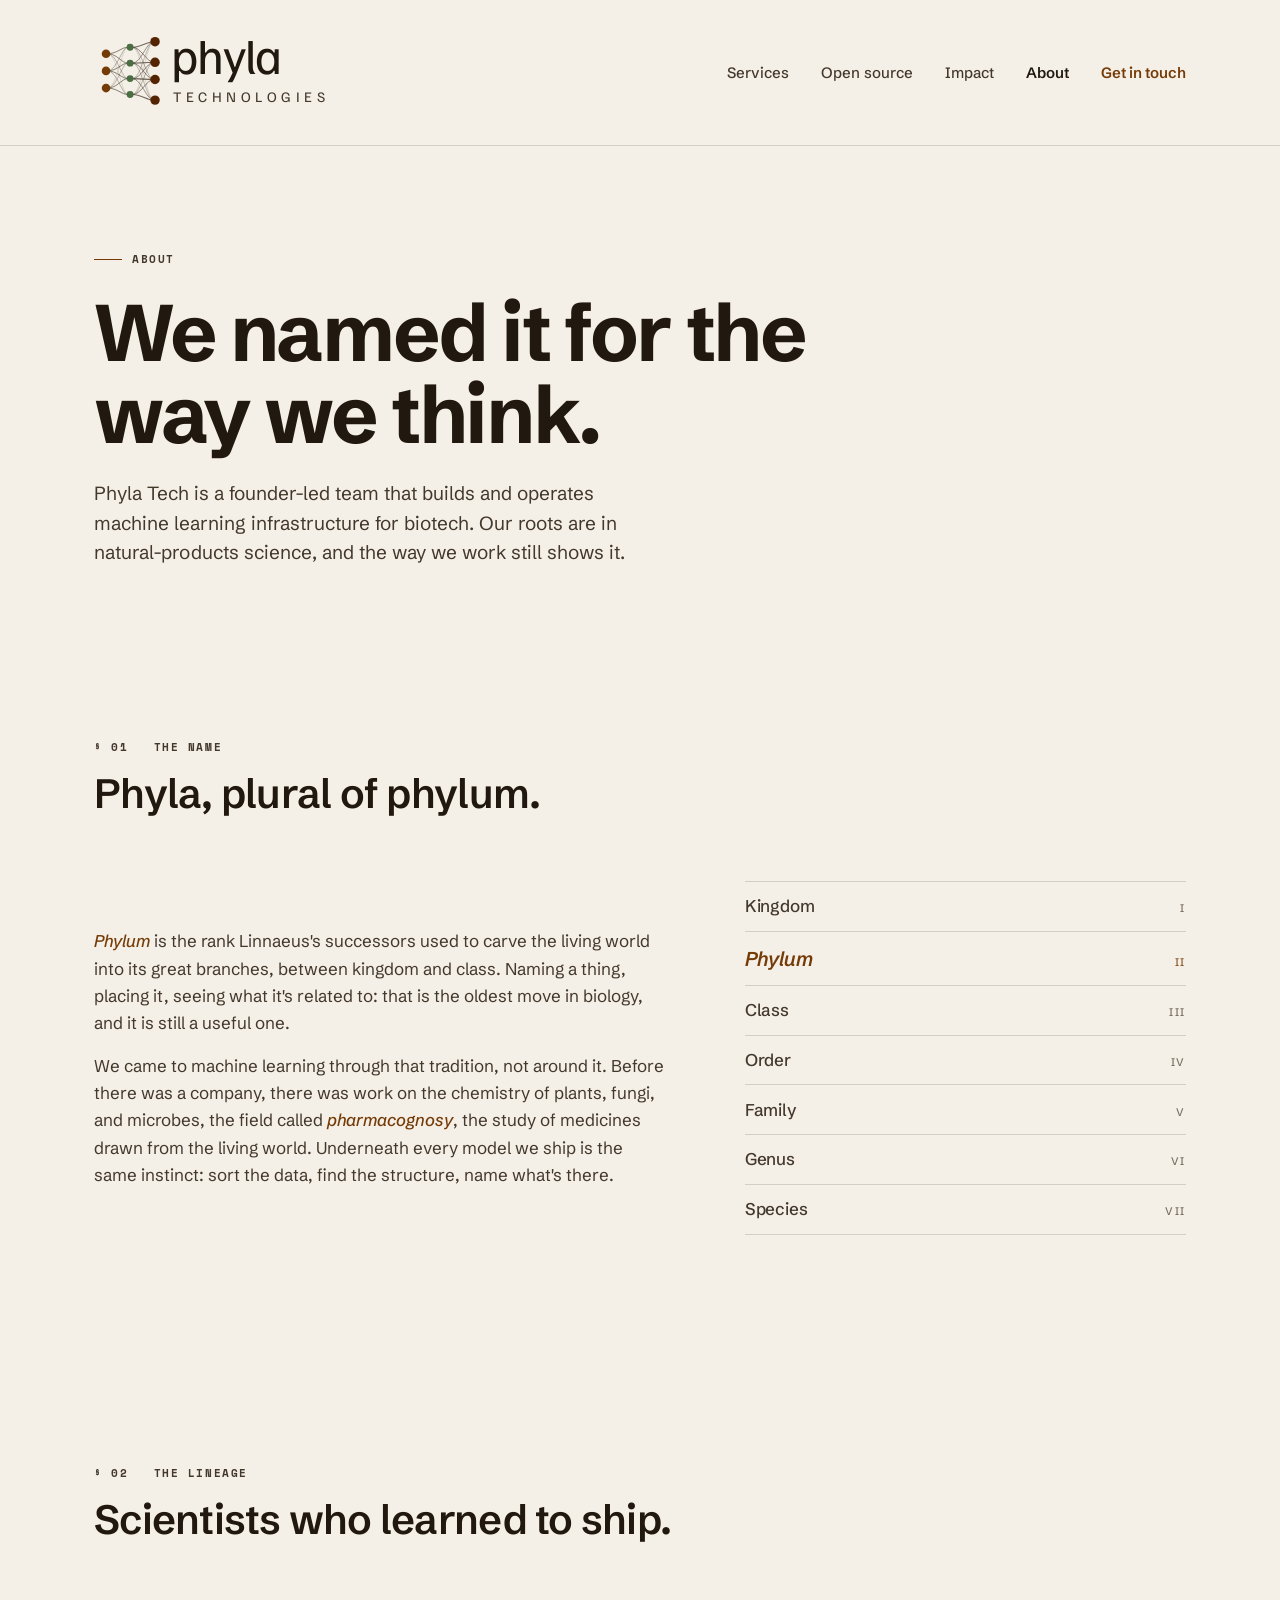
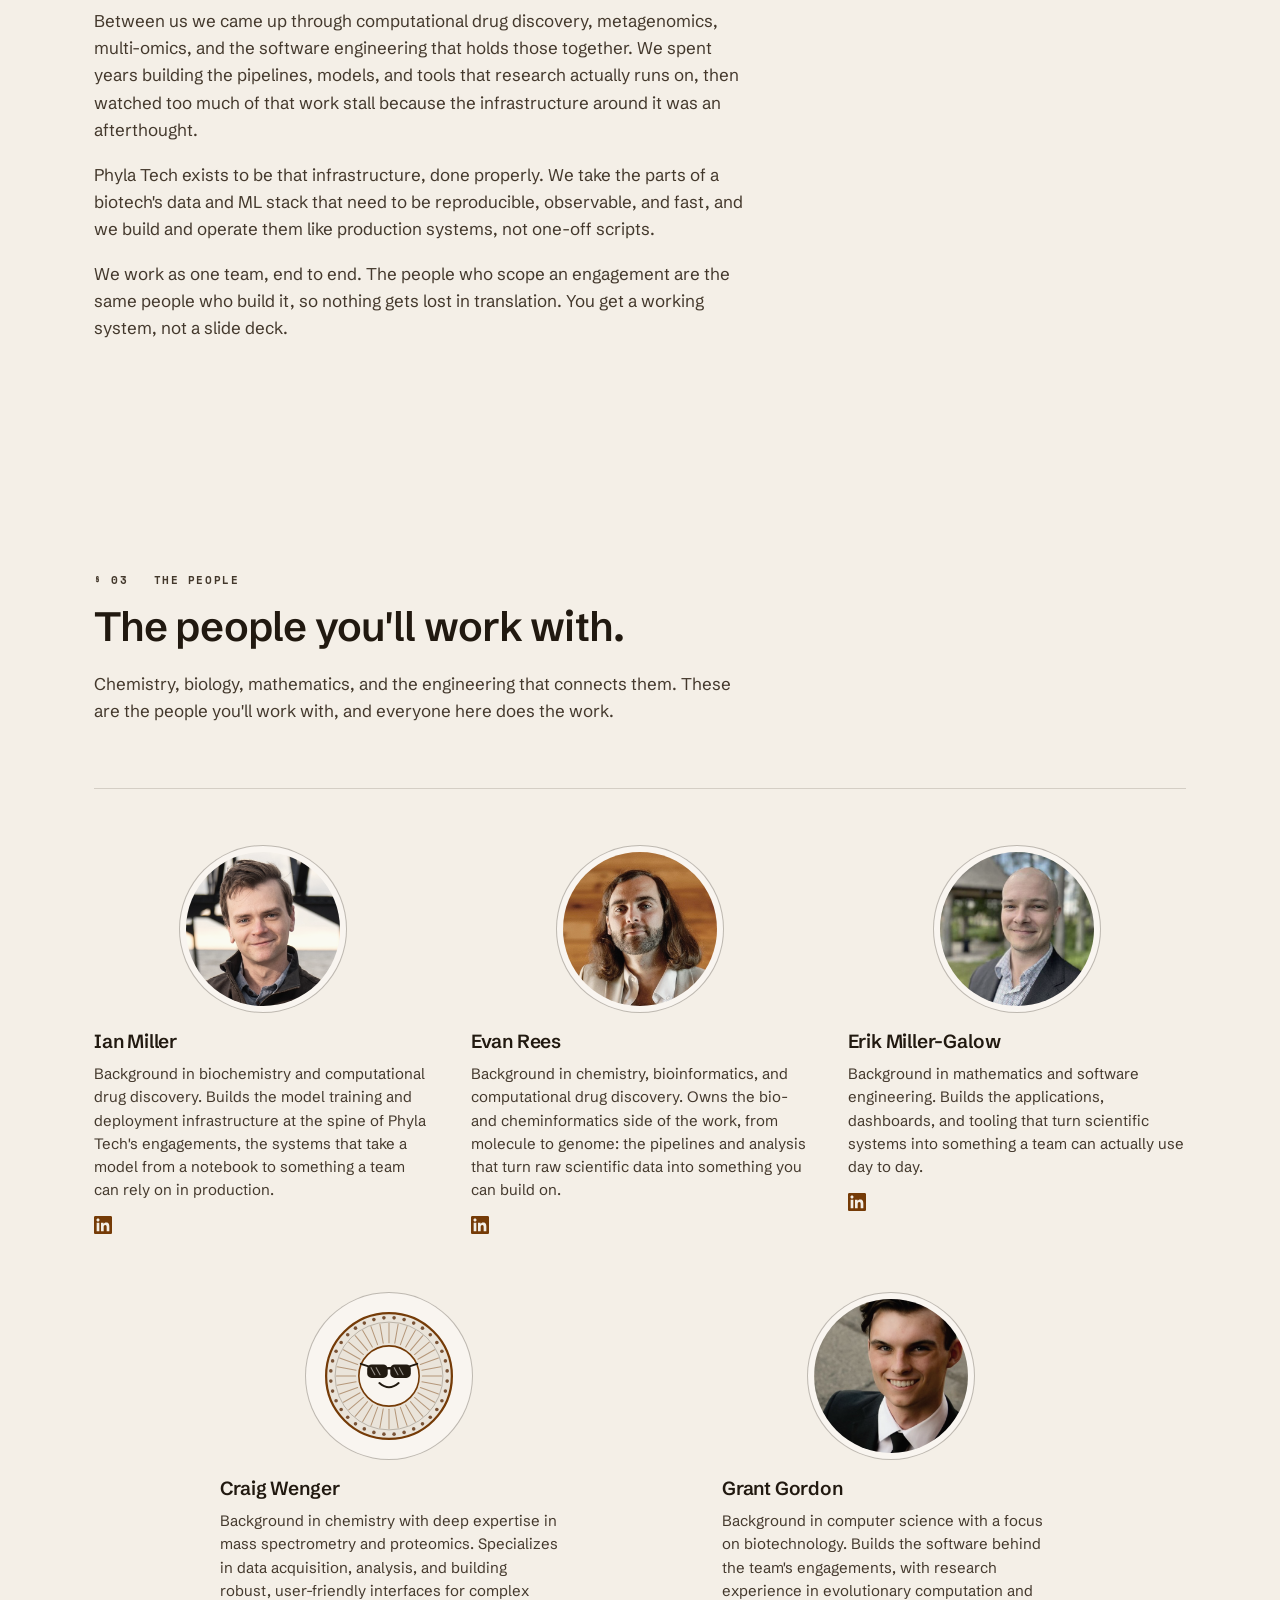
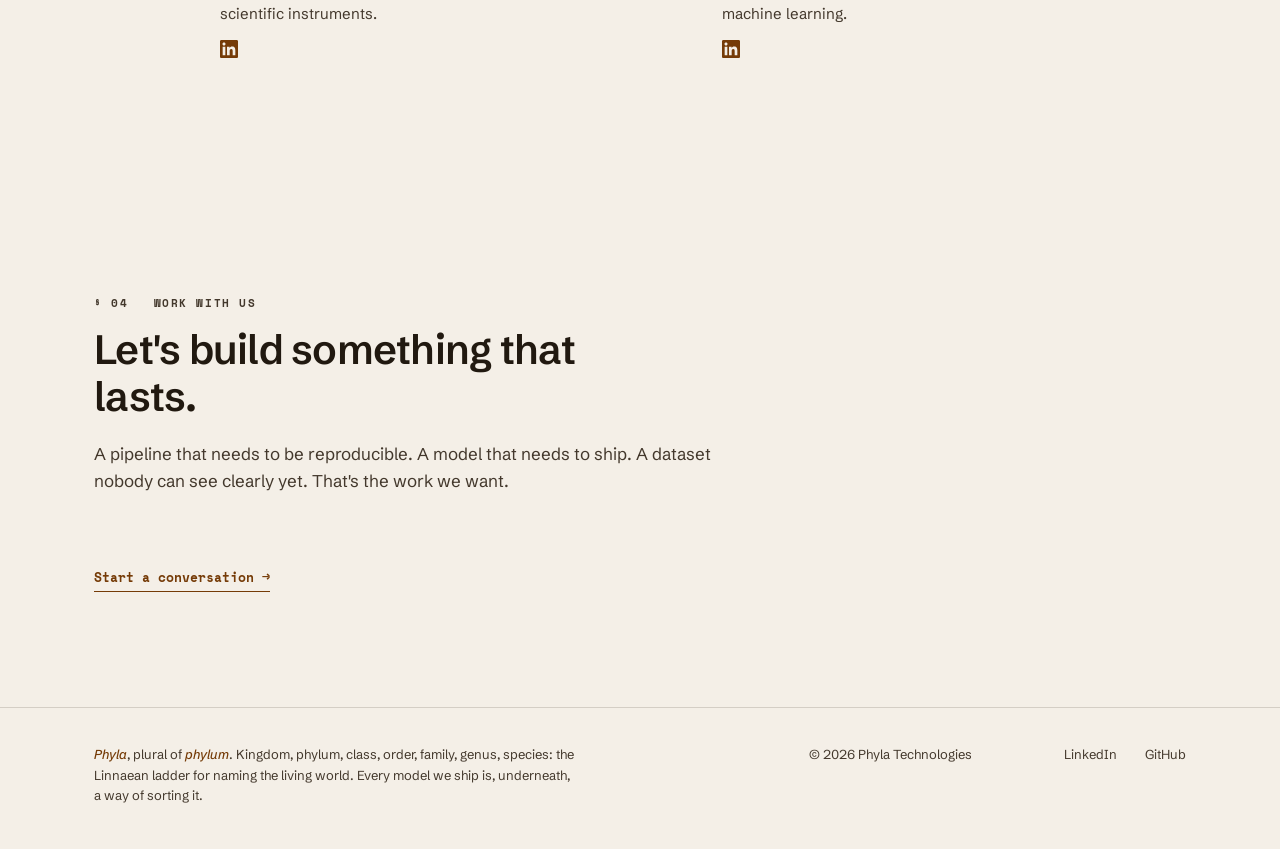
<file: about.html>
<!DOCTYPE html>
<html lang="en">
<head>
  <meta charset="UTF-8">
  <meta name="viewport" content="width=device-width, initial-scale=1.0">
  <title>About, Phyla Technologies</title>
  <link rel="icon" type="image/svg+xml" href="favicon.svg">
  <meta name="description" content="Phyla Technologies is a founder-led ML and data consultancy for biotech, with roots in natural-products science and pharmacognosy.">

  <meta property="og:type" content="website">
  <meta property="og:title" content="About, Phyla Technologies">
  <meta property="og:description" content="A founder-led ML and data consultancy for biotech, rooted in natural-products science.">
  <meta property="og:url" content="https://phylatech.com/about.html">
  <meta property="og:site_name" content="Phyla Technologies">

  <meta name="twitter:card" content="summary_large_image">
  <meta name="twitter:title" content="About, Phyla Technologies">
  <meta name="twitter:description" content="A founder-led ML and data consultancy for biotech, rooted in natural-products science.">

  <meta name="view-transition" content="same-origin">

  <link rel="preconnect" href="https://fonts.googleapis.com">
  <link rel="preconnect" href="https://fonts.gstatic.com" crossorigin>
  <link href="https://fonts.googleapis.com/css2?family=Familjen+Grotesk:ital,wght@0,400..700;1,400..700&family=Schibsted+Grotesk:ital,wght@0,400..800;1,400..500&family=Space+Mono:ital,wght@0,400;0,700;1,400;1,700&display=swap" rel="stylesheet">

  <link rel="stylesheet" href="styles.css">

  <style>
    /* Page-specific styles. Shared design system lives in styles.css */

    /* === Hero === */
    .about-hero {
      padding-block: clamp(3.25rem, 8vw, 6rem) clamp(2.5rem, 5vw, 3.5rem);
    }
    .about-hero .eyebrow {
      display: inline-flex;
      align-items: center;
      gap: 0.625rem;
      margin-bottom: 1.5rem;
    }
    .about-hero .eyebrow::before {
      content: "";
      display: inline-block;
      width: 28px;
      height: 1px;
      background: var(--tannin);
    }
    .about-hero h1 { max-width: 17ch; margin-bottom: 1.5rem; }
    .about-hero .lead { max-width: 48ch; }

    /* === The name: prose + rank ladder === */
    .name-grid {
      display: grid;
      grid-template-columns: minmax(0, 1.3fr) minmax(0, 1fr);
      gap: clamp(2.5rem, 6vw, 5.5rem);
      align-items: center;
    }
    .name-prose p { margin-bottom: 1rem; }
    .name-prose p:last-child { margin-bottom: 0; }
    .name-prose em { font-style: italic; color: var(--tannin); font-variation-settings: "wdth" 95, "wght" 500; }

    .rank-ladder {
      border-top: 1px solid var(--ink-hairline);
      border-bottom: 1px solid var(--ink-hairline);
    }
    .rank-ladder .rank {
      display: flex;
      align-items: baseline;
      justify-content: space-between;
      gap: 1rem;
      padding-block: 0.7rem;
      border-bottom: 1px solid var(--ink-hairline);
      font-variation-settings: "wdth" 100, "wght" 500;
      color: var(--ink-soft);
    }
    .rank-ladder .rank:last-child { border-bottom: none; }
    .rank-ladder .rank .rank-name {
      font-size: 1.0625rem;
      letter-spacing: -0.005em;
    }
    .rank-ladder .rank .rank-num {
      font-size: 0.6875rem;
      letter-spacing: 0.14em;
      text-transform: uppercase;
      color: var(--ink-soft);
      opacity: 0.7;
    }
    .rank-ladder .rank.is-phylum {
      color: var(--tannin);
    }
    .rank-ladder .rank.is-phylum .rank-name {
      font-style: italic;
      font-variation-settings: "wdth" 95, "wght" 600;
      font-size: 1.25rem;
    }
    .rank-ladder .rank.is-phylum .rank-num { color: var(--tannin); opacity: 0.85; }

    /* === Lineage === */
    .lineage-prose { max-width: var(--measure); }
    .lineage-prose p { margin-bottom: 1.1rem; }
    .lineage-prose p:last-child { margin-bottom: 0; }
    .lineage-prose em { font-style: italic; }

    /* === People === */
    /* Everyone shown as equals: one uniform grid, no ordering, no titles, no rank.
       (Maister, "Managing the Professional Service Firm": internal hierarchy stays
       internal.) Every card is identical in weight and size. */
    .people {
      --people-gap: clamp(1.75rem, 3vw, 2.5rem);
      display: flex;
      flex-wrap: wrap;
      justify-content: space-evenly;
      gap: clamp(2.25rem, 4vw, 3.25rem) var(--people-gap);
      border-top: 1px solid var(--ink-hairline);
      padding-top: clamp(2.5rem, 5vw, 3.5rem);
    }
    .people .person { flex: 0 1 calc((100% - 2 * var(--people-gap)) / 3); }
    @media (max-width: 760px) { .people .person { flex-basis: calc((100% - var(--people-gap)) / 2); } }
    @media (max-width: 460px) { .people .person { flex-basis: 100%; } .person-figure { max-width: 148px; } }
    .person { display: flex; flex-direction: column; }
    /* Circular specimen-plate mount: parchment matte, hairline frame */
    .person-figure {
      background: var(--parchment-pale);
      border: 1px solid var(--ink-hairline-strong);
      border-radius: 50%;
      padding: 6px;
      width: 100%;
      max-width: 168px;
      margin: 0 auto 1.1rem;
    }
    .person-figure img {
      width: 100%;
      height: auto;
      display: block;
      filter: grayscale(0.18) sepia(0.12) contrast(0.96);
      border-radius: 50%;
    }
    .person-figure svg.diatom-avatar {
      width: 100%;
      height: auto;
      display: block;
    }
    /* Initials plate, until a portrait arrives. Same footprint as a photo. */
    .person-figure.is-placeholder {
      display: grid;
      place-items: center;
      aspect-ratio: 1 / 1;
    }
    .person-mono {
      font-variation-settings: "wdth" 95, "wght" 600;
      font-size: clamp(1.75rem, 5vw, 2.5rem);
      letter-spacing: 0.03em;
      color: var(--ink-hairline-strong);
    }
    .person-body h3 {
      font-size: 1.1875rem;
      font-variation-settings: "wdth" 100, "wght" 600;
      letter-spacing: -0.01em;
      line-height: 1.15;
      margin-bottom: 0.6rem;
    }
    .person-body p {
      font-size: 0.9375rem;
      line-height: 1.55;
      color: var(--ink-soft);
    }
    /* Optional social / profile links a person asks us to list */
    .person-socials {
      list-style: none;
      display: flex;
      flex-wrap: wrap;
      gap: 0.35rem 1rem;
      margin-top: 0.9rem;
      padding: 0;
    }
    .person-socials a {
      display: inline-flex;
      align-items: center;
      color: var(--tannin);
      transition: color 180ms ease-out;
    }
    .person-socials a:hover { color: var(--tannin-deep); }
    .person-socials svg { width: 18px; height: 18px; fill: currentColor; }
    /* Fill-in placeholder text, easy to spot and replace */
    .person-body .tbd { font-style: italic; color: var(--ink-soft); opacity: 0.72; }

    /* === Closing === */
    .closing .link-arrow { margin-top: 0.5rem; }

    /* === Page-specific responsive === */
    @media (max-width: 860px) {
      .name-grid { grid-template-columns: 1fr; gap: 2.5rem; }
    }
  </style>
</head>
<body>
  <a href="#main" class="skip-link">Skip to main content</a>

  <header class="site-header">
    <div class="wrap header-inner">
      <a href="index.html" class="wordmark" aria-label="Phyla Technologies, home">
        <svg class="wordmark-svg" viewBox="0 0 590.41529 267.508" role="img" aria-label="Phyla Technologies">
          <g transform="translate(20,130)" fill="none" stroke="var(--ink-soft)" stroke-linecap="round">
            <path d="M 12,-40 C 34,-40 44,-55 58,-55" stroke-width="2.2" opacity="0.67"/>
            <path d="M 12,-40 C 34,-40 44,-18 58,-18" stroke-width="2.2" opacity="0.63"/>
            <path d="M 12,-40 C 34,-40 44,18 58,18" stroke-width="1.8" opacity="0.44"/>
            <path d="M 12,-40 C 34,-40 44,55 58,55" stroke-width="1.4" opacity="0.25"/>
            <path d="M 12,0 C 34,0 44,-55 58,-55" stroke-width="1.8" opacity="0.46"/>
            <path d="M 12,0 C 34,0 44,-18 58,-18" stroke-width="2.2" opacity="0.66"/>
            <path d="M 12,0 C 34,0 44,18 58,18" stroke-width="2.2" opacity="0.66"/>
            <path d="M 12,0 C 34,0 44,55 58,55" stroke-width="1.8" opacity="0.46"/>
            <path d="M 12,40 C 34,40 44,-55 58,-55" stroke-width="1.4" opacity="0.25"/>
            <path d="M 12,40 C 34,40 44,-18 58,-18" stroke-width="1.8" opacity="0.44"/>
            <path d="M 12,40 C 34,40 44,18 58,18" stroke-width="2.2" opacity="0.63"/>
            <path d="M 12,40 C 34,40 44,55 58,55" stroke-width="2.2" opacity="0.67"/>
            <path d="M 70,-55 C 90,-55 102,-68 118,-68" stroke-width="2.4" opacity="0.74"/>
            <path d="M 70,-55 C 90,-55 102,-20 118,-20" stroke-width="2.2" opacity="0.64"/>
            <path d="M 70,-55 C 90,-55 102,20 118,20" stroke-width="1.8" opacity="0.46"/>
            <path d="M 70,-55 C 90,-55 102,68 118,68" stroke-width="1.4" opacity="0.25"/>
            <path d="M 70,-18 C 90,-18 102,-68 118,-68" stroke-width="2.1" opacity="0.58"/>
            <path d="M 70,-18 C 90,-18 102,-20 118,-20" stroke-width="2.5" opacity="0.79"/>
            <path d="M 70,-18 C 90,-18 102,20 118,20" stroke-width="2.2" opacity="0.63"/>
            <path d="M 70,-18 C 90,-18 102,68 118,68" stroke-width="1.7" opacity="0.42"/>
            <path d="M 70,18 C 90,18 102,-68 118,-68" stroke-width="1.7" opacity="0.42"/>
            <path d="M 70,18 C 90,18 102,-20 118,-20" stroke-width="2.2" opacity="0.63"/>
            <path d="M 70,18 C 90,18 102,20 118,20" stroke-width="2.5" opacity="0.79"/>
            <path d="M 70,18 C 90,18 102,68 118,68" stroke-width="2.1" opacity="0.58"/>
            <path d="M 70,55 C 90,55 102,-68 118,-68" stroke-width="1.4" opacity="0.25"/>
            <path d="M 70,55 C 90,55 102,-20 118,-20" stroke-width="1.8" opacity="0.46"/>
            <path d="M 70,55 C 90,55 102,20 118,20" stroke-width="2.2" opacity="0.64"/>
            <path d="M 70,55 C 90,55 102,68 118,68" stroke-width="2.4" opacity="0.74"/>
          </g>
          <g transform="translate(20,130)">
            <circle cx="8" cy="-40" r="10" fill="var(--tannin)"/>
            <circle cx="8" cy="0" r="10" fill="var(--tannin)"/>
            <circle cx="8" cy="40" r="10" fill="var(--tannin)"/>
            <circle cx="64" cy="-55" r="8" fill="var(--moss)"/>
            <circle cx="64" cy="-18" r="8" fill="var(--moss)"/>
            <circle cx="64" cy="18" r="8" fill="var(--moss)"/>
            <circle cx="64" cy="55" r="8" fill="var(--moss)"/>
            <circle cx="122" cy="-68" r="11" fill="var(--tannin-deep)"/>
            <circle cx="122" cy="-20" r="11" fill="var(--tannin-deep)"/>
            <circle cx="122" cy="20" r="11" fill="var(--tannin-deep)"/>
            <circle cx="122" cy="68" r="11" fill="var(--tannin-deep)"/>
          </g>
          <text x="180" y="138" font-size="115" font-weight="700" letter-spacing="-3" fill="var(--ink)" style="font-family:var(--f-wordmark)">phyla</text>
          <text x="184" y="202" font-size="34" font-weight="500" letter-spacing="10.5" fill="var(--ink-soft)" style="font-family:var(--f-wordmark)">TECHNOLOGIES</text>
        </svg>
      </a>
      <nav class="primary" aria-label="Primary">
        <a href="services.html">Services</a>
        <a href="work.html">Open source</a>
        <a href="impact.html">Impact</a>
        <a href="about.html" aria-current="page" class="active">About</a>
        <a href="index.html#contact" class="cta">Get in touch</a>
      </nav>
    </div>
  </header>

  <main id="main">

    <!-- HERO -->
    <section class="about-hero">
      <div class="wrap">
        <span class="eyebrow label">About</span>
        <h1 class="display">We named it for the way we think.</h1>
        <p class="lead body-large">Phyla Tech is a founder-led team that builds and operates machine learning infrastructure for biotech. Our roots are in natural-products science, and the way we work still shows it.</p>
      </div>
    </section>

    <!-- THE NAME -->
    <section id="name">
      <div class="wrap">
        <div class="section-head">
          <span class="label">&sect; 01 &nbsp; The name</span>
          <h2 class="headline">Phyla, plural of phylum.</h2>
        </div>
        <div class="name-grid">
          <div class="name-prose body">
            <p><em>Phylum</em> is the rank Linnaeus's successors used to carve the living world into its great branches, between kingdom and class. Naming a thing, placing it, seeing what it's related to: that is the oldest move in biology, and it is still a useful one.</p>
            <p>We came to machine learning through that tradition, not around it. Before there was a company, there was work on the chemistry of plants, fungi, and microbes, the field called <em>pharmacognosy</em>, the study of medicines drawn from the living world. Underneath every model we ship is the same instinct: sort the data, find the structure, name what's there.</p>
          </div>
          <div class="rank-ladder" aria-label="Linnaean taxonomic ranks">
            <div class="rank"><span class="rank-name">Kingdom</span><span class="rank-num">i</span></div>
            <div class="rank is-phylum"><span class="rank-name">Phylum</span><span class="rank-num">ii</span></div>
            <div class="rank"><span class="rank-name">Class</span><span class="rank-num">iii</span></div>
            <div class="rank"><span class="rank-name">Order</span><span class="rank-num">iv</span></div>
            <div class="rank"><span class="rank-name">Family</span><span class="rank-num">v</span></div>
            <div class="rank"><span class="rank-name">Genus</span><span class="rank-num">vi</span></div>
            <div class="rank"><span class="rank-name">Species</span><span class="rank-num">vii</span></div>
          </div>
        </div>
      </div>
    </section>

    <!-- THE LINEAGE -->
    <section id="lineage">
      <div class="wrap">
        <div class="section-head">
          <span class="label">&sect; 02 &nbsp; The lineage</span>
          <h2 class="headline" style="max-width: none;">Scientists who learned to ship.</h2>
        </div>
        <div class="lineage-prose body">
          <p>Between us we came up through computational drug discovery, metagenomics, multi-omics, and the software engineering that holds those together. We spent years building the pipelines, models, and tools that research actually runs on, then watched too much of that work stall because the infrastructure around it was an afterthought.</p>
          <p>Phyla Tech exists to be that infrastructure, done properly. We take the parts of a biotech's data and ML stack that need to be reproducible, observable, and fast, and we build and operate them like production systems, not one-off scripts.</p>
          <p>We work as one team, end to end. The people who scope an engagement are the same people who build it, so nothing gets lost in translation. You get a working system, not a slide deck.</p>
        </div>
      </div>
    </section>

    <!-- THE PEOPLE -->
    <section id="people">
      <div class="wrap">
        <div class="section-head">
          <span class="label">&sect; 03 &nbsp; The people</span>
          <h2 class="headline">The people you'll work with.</h2>
          <p class="body">Chemistry, biology, mathematics, and the engineering that connects them. These are the people you'll work with, and everyone here does the work.</p>
        </div>
        <!-- One flat grid, no ranking or titles: internally we have roles, but the firm
             presents its people as equals (Maister). To finish a placeholder card, swap the
             initials plate for <img src="NAME.jpg" alt="Portrait of NAME">, replace the muted
             bio (drop .tbd), and uncomment the socials each person asks us to list.
             Research is wired into the impact page separately via scripts/researchers.json. -->
        <div class="people">
          <article class="person">
            <figure class="person-figure">
              <img src="ian.jpg" alt="Portrait of Ian Miller">
            </figure>
            <div class="person-body">
              <h3>Ian Miller</h3>
              <p>Background in biochemistry and computational drug discovery. Builds the model training and deployment infrastructure at the spine of Phyla Tech's engagements, the systems that take a model from a notebook to something a team can rely on in production.</p>
              <ul class="person-socials">
                <li><a href="https://www.linkedin.com/in/ijmiller2/" target="_blank" rel="noopener noreferrer" aria-label="Ian Miller on LinkedIn"><svg viewBox="0 0 24 24" aria-hidden="true"><path d="M20.447 20.452h-3.554v-5.569c0-1.328-.027-3.037-1.852-3.037-1.853 0-2.136 1.445-2.136 2.939v5.667H9.351V9h3.414v1.561h.046c.477-.9 1.637-1.85 3.37-1.85 3.601 0 4.267 2.37 4.267 5.455v6.286zM5.337 7.433c-1.144 0-2.063-.926-2.063-2.065 0-1.138.92-2.063 2.063-2.063 1.14 0 2.064.925 2.064 2.063 0 1.139-.925 2.065-2.064 2.065zm1.782 13.019H3.555V9h3.564v11.452zM22.225 0H1.771C.792 0 0 .774 0 1.729v20.542C0 23.227.792 24 1.771 24h20.451C23.2 24 24 23.227 24 22.271V1.729C24 .774 23.2 0 22.225 0z"/></svg></a></li>
              </ul>
            </div>
          </article>
          <article class="person">
            <figure class="person-figure">
              <img src="evan.jpg" alt="Portrait of Evan Rees">
            </figure>
            <div class="person-body">
              <h3>Evan Rees</h3>
              <p>Background in chemistry, bioinformatics, and computational drug discovery. Owns the bio- and cheminformatics side of the work, from molecule to genome: the pipelines and analysis that turn raw scientific data into something you can build on.</p>
              <ul class="person-socials">
                <li><a href="https://www.linkedin.com/in/evanroyrees/" target="_blank" rel="noopener noreferrer" aria-label="Evan Rees on LinkedIn"><svg viewBox="0 0 24 24" aria-hidden="true"><path d="M20.447 20.452h-3.554v-5.569c0-1.328-.027-3.037-1.852-3.037-1.853 0-2.136 1.445-2.136 2.939v5.667H9.351V9h3.414v1.561h.046c.477-.9 1.637-1.85 3.37-1.85 3.601 0 4.267 2.37 4.267 5.455v6.286zM5.337 7.433c-1.144 0-2.063-.926-2.063-2.065 0-1.138.92-2.063 2.063-2.063 1.14 0 2.064.925 2.064 2.063 0 1.139-.925 2.065-2.064 2.065zm1.782 13.019H3.555V9h3.564v11.452zM22.225 0H1.771C.792 0 0 .774 0 1.729v20.542C0 23.227.792 24 1.771 24h20.451C23.2 24 24 23.227 24 22.271V1.729C24 .774 23.2 0 22.225 0z"/></svg></a></li>
              </ul>
            </div>
          </article>
          <article class="person">
            <figure class="person-figure">
              <img src="erik.jpg" alt="Portrait of Erik Miller-Galow">
            </figure>
            <div class="person-body">
              <h3>Erik Miller-Galow</h3>
              <p>Background in mathematics and software engineering. Builds the applications, dashboards, and tooling that turn scientific systems into something a team can actually use day to day.</p>
              <ul class="person-socials">
                <li><a href="https://www.linkedin.com/in/erikmillergalow/" target="_blank" rel="noopener noreferrer" aria-label="Erik Miller-Galow on LinkedIn"><svg viewBox="0 0 24 24" aria-hidden="true"><path d="M20.447 20.452h-3.554v-5.569c0-1.328-.027-3.037-1.852-3.037-1.853 0-2.136 1.445-2.136 2.939v5.667H9.351V9h3.414v1.561h.046c.477-.9 1.637-1.85 3.37-1.85 3.601 0 4.267 2.37 4.267 5.455v6.286zM5.337 7.433c-1.144 0-2.063-.926-2.063-2.065 0-1.138.92-2.063 2.063-2.063 1.14 0 2.064.925 2.064 2.063 0 1.139-.925 2.065-2.064 2.065zm1.782 13.019H3.555V9h3.564v11.452zM22.225 0H1.771C.792 0 0 .774 0 1.729v20.542C0 23.227.792 24 1.771 24h20.451C23.2 24 24 23.227 24 22.271V1.729C24 .774 23.2 0 22.225 0z"/></svg></a></li>
              </ul>
            </div>
          </article>
          <article class="person">
            <figure class="person-figure">
              <svg class="diatom-avatar" viewBox="0 0 240 240" role="img" aria-label="Centric diatom illustration standing in for a portrait of Craig Wenger">
                <circle cx="120" cy="120" r="98" fill="var(--parchment-mid)"/>
                <circle cx="120" cy="120" r="98" stroke="var(--tannin)" stroke-width="3.5" fill="none"/>
                <circle cx="120" cy="120" r="84" stroke="var(--ink-hairline-strong)" stroke-width="1.4" fill="none"/>
                <g stroke="var(--tannin)" stroke-width="1.6" stroke-linecap="round" opacity="0.45">
                  <line x1="120.00" y1="68.00" x2="120.00" y2="38.00"/>
                  <line x1="129.03" y1="68.79" x2="134.24" y2="39.25"/>
                  <line x1="137.79" y1="71.14" x2="148.05" y2="42.95"/>
                  <line x1="146.00" y1="74.97" x2="161.00" y2="48.99"/>
                  <line x1="153.42" y1="80.17" x2="172.71" y2="57.18"/>
                  <line x1="159.83" y1="86.58" x2="182.82" y2="67.29"/>
                  <line x1="165.03" y1="94.00" x2="191.01" y2="79.00"/>
                  <line x1="168.86" y1="102.21" x2="197.05" y2="91.95"/>
                  <line x1="171.21" y1="110.97" x2="200.75" y2="105.76"/>
                  <line x1="172.00" y1="120.00" x2="202.00" y2="120.00"/>
                  <line x1="171.21" y1="129.03" x2="200.75" y2="134.24"/>
                  <line x1="168.86" y1="137.79" x2="197.05" y2="148.05"/>
                  <line x1="165.03" y1="146.00" x2="191.01" y2="161.00"/>
                  <line x1="159.83" y1="153.42" x2="182.82" y2="172.71"/>
                  <line x1="153.42" y1="159.83" x2="172.71" y2="182.82"/>
                  <line x1="146.00" y1="165.03" x2="161.00" y2="191.01"/>
                  <line x1="137.79" y1="168.86" x2="148.05" y2="197.05"/>
                  <line x1="129.03" y1="171.21" x2="134.24" y2="200.75"/>
                  <line x1="120.00" y1="172.00" x2="120.00" y2="202.00"/>
                  <line x1="110.97" y1="171.21" x2="105.76" y2="200.75"/>
                  <line x1="102.21" y1="168.86" x2="91.95" y2="197.05"/>
                  <line x1="94.00" y1="165.03" x2="79.00" y2="191.01"/>
                  <line x1="86.58" y1="159.83" x2="67.29" y2="182.82"/>
                  <line x1="80.17" y1="153.42" x2="57.18" y2="172.71"/>
                  <line x1="74.97" y1="146.00" x2="48.99" y2="161.00"/>
                  <line x1="71.14" y1="137.79" x2="42.95" y2="148.05"/>
                  <line x1="68.79" y1="129.03" x2="39.25" y2="134.24"/>
                  <line x1="68.00" y1="120.00" x2="38.00" y2="120.00"/>
                  <line x1="68.79" y1="110.97" x2="39.25" y2="105.76"/>
                  <line x1="71.14" y1="102.21" x2="42.95" y2="91.95"/>
                  <line x1="74.97" y1="94.00" x2="48.99" y2="79.00"/>
                  <line x1="80.17" y1="86.58" x2="57.18" y2="67.29"/>
                  <line x1="86.58" y1="80.17" x2="67.29" y2="57.18"/>
                  <line x1="94.00" y1="74.97" x2="79.00" y2="48.99"/>
                  <line x1="102.21" y1="71.14" x2="91.95" y2="42.95"/>
                  <line x1="110.97" y1="68.79" x2="105.76" y2="39.25"/>
                </g>
                <g fill="var(--tannin-deep)" opacity="0.75">
                  <circle cx="127.93" cy="29.35" r="2.8"/>
                  <circle cx="143.55" cy="32.10" r="2.8"/>
                  <circle cx="158.46" cy="37.53" r="2.8"/>
                  <circle cx="172.20" cy="45.46" r="2.8"/>
                  <circle cx="184.35" cy="55.65" r="2.8"/>
                  <circle cx="194.54" cy="67.80" r="2.8"/>
                  <circle cx="202.47" cy="81.54" r="2.8"/>
                  <circle cx="207.90" cy="96.45" r="2.8"/>
                  <circle cx="210.65" cy="112.07" r="2.8"/>
                  <circle cx="210.65" cy="127.93" r="2.8"/>
                  <circle cx="207.90" cy="143.55" r="2.8"/>
                  <circle cx="202.47" cy="158.46" r="2.8"/>
                  <circle cx="194.54" cy="172.20" r="2.8"/>
                  <circle cx="184.35" cy="184.35" r="2.8"/>
                  <circle cx="172.20" cy="194.54" r="2.8"/>
                  <circle cx="158.46" cy="202.47" r="2.8"/>
                  <circle cx="143.55" cy="207.90" r="2.8"/>
                  <circle cx="127.93" cy="210.65" r="2.8"/>
                  <circle cx="112.07" cy="210.65" r="2.8"/>
                  <circle cx="96.45" cy="207.90" r="2.8"/>
                  <circle cx="81.54" cy="202.47" r="2.8"/>
                  <circle cx="67.80" cy="194.54" r="2.8"/>
                  <circle cx="55.65" cy="184.35" r="2.8"/>
                  <circle cx="45.46" cy="172.20" r="2.8"/>
                  <circle cx="37.53" cy="158.46" r="2.8"/>
                  <circle cx="32.10" cy="143.55" r="2.8"/>
                  <circle cx="29.35" cy="127.93" r="2.8"/>
                  <circle cx="29.35" cy="112.07" r="2.8"/>
                  <circle cx="32.10" cy="96.45" r="2.8"/>
                  <circle cx="37.53" cy="81.54" r="2.8"/>
                  <circle cx="45.46" cy="67.80" r="2.8"/>
                  <circle cx="55.65" cy="55.65" r="2.8"/>
                  <circle cx="67.80" cy="45.46" r="2.8"/>
                  <circle cx="81.54" cy="37.53" r="2.8"/>
                  <circle cx="96.45" cy="32.10" r="2.8"/>
                  <circle cx="112.07" cy="29.35" r="2.8"/>
                </g>
                <circle cx="120" cy="120" r="47" fill="var(--parchment-pale)"/>
                <circle cx="120" cy="120" r="47" stroke="var(--tannin)" stroke-width="2.5" fill="none"/>
                <g>
                  <path d="M76 101 L88 105 M164 101 L152 105" stroke="var(--ink)" stroke-width="3" stroke-linecap="round"/>
                  <path d="M118 108 L122 108" stroke="var(--ink)" stroke-width="4" stroke-linecap="round"/>
                  <rect x="86" y="102" width="32" height="21" rx="7" fill="var(--ink)"/>
                  <rect x="122" y="102" width="32" height="21" rx="7" fill="var(--ink)"/>
                  <path d="M92 107 L98 118 M100 107 L106 118" stroke="var(--parchment-pale)" stroke-width="1.6" stroke-linecap="round" opacity="0.55"/>
                  <path d="M128 107 L134 118 M136 107 L142 118" stroke="var(--parchment-pale)" stroke-width="1.6" stroke-linecap="round" opacity="0.55"/>
                </g>
                <path d="M105 131 Q120 144 135 131" stroke="var(--ink)" stroke-width="3.2" stroke-linecap="round" fill="none"/>
              </svg>
            </figure>
            <div class="person-body">
              <h3>Craig Wenger</h3>
              <p>Background in chemistry with deep expertise in mass spectrometry and proteomics. Specializes in data acquisition, analysis, and building robust, user-friendly interfaces for complex scientific instruments.</p>
              <ul class="person-socials">
                <li><a href="https://www.linkedin.com/in/craigwenger/" target="_blank" rel="noopener noreferrer" aria-label="Craig Wenger on LinkedIn"><svg viewBox="0 0 24 24" aria-hidden="true"><path d="M20.447 20.452h-3.554v-5.569c0-1.328-.027-3.037-1.852-3.037-1.853 0-2.136 1.445-2.136 2.939v5.667H9.351V9h3.414v1.561h.046c.477-.9 1.637-1.85 3.37-1.85 3.601 0 4.267 2.37 4.267 5.455v6.286zM5.337 7.433c-1.144 0-2.063-.926-2.063-2.065 0-1.138.92-2.063 2.063-2.063 1.14 0 2.064.925 2.064 2.063 0 1.139-.925 2.065-2.064 2.065zm1.782 13.019H3.555V9h3.564v11.452zM22.225 0H1.771C.792 0 0 .774 0 1.729v20.542C0 23.227.792 24 1.771 24h20.451C23.2 24 24 23.227 24 22.271V1.729C24 .774 23.2 0 22.225 0z"/></svg></a></li>
              </ul>
            </div>
          </article>
          <article class="person">
            <figure class="person-figure">
              <img src="grant.jpg" alt="Portrait of Grant Gordon">
            </figure>
            <div class="person-body">
              <h3>Grant Gordon</h3>
              <p>Background in computer science with a focus on biotechnology. Builds the software behind the team's engagements, with research experience in evolutionary computation and machine learning.</p>
              <ul class="person-socials">
                <li><a href="https://www.linkedin.com/in/grant-m-gordon/" target="_blank" rel="noopener noreferrer" aria-label="Grant Gordon on LinkedIn"><svg viewBox="0 0 24 24" aria-hidden="true"><path d="M20.447 20.452h-3.554v-5.569c0-1.328-.027-3.037-1.852-3.037-1.853 0-2.136 1.445-2.136 2.939v5.667H9.351V9h3.414v1.561h.046c.477-.9 1.637-1.85 3.37-1.85 3.601 0 4.267 2.37 4.267 5.455v6.286zM5.337 7.433c-1.144 0-2.063-.926-2.063-2.065 0-1.138.92-2.063 2.063-2.063 1.14 0 2.064.925 2.064 2.063 0 1.139-.925 2.065-2.064 2.065zm1.782 13.019H3.555V9h3.564v11.452zM22.225 0H1.771C.792 0 0 .774 0 1.729v20.542C0 23.227.792 24 1.771 24h20.451C23.2 24 24 23.227 24 22.271V1.729C24 .774 23.2 0 22.225 0z"/></svg></a></li>
              </ul>
            </div>
          </article>
        </div>
      </div>
    </section>

    <!-- CLOSING -->
    <section class="closing" id="closing">
      <div class="wrap">
        <div class="section-head">
          <span class="label">&sect; 04 &nbsp; Work with us</span>
          <h2 class="headline">Let's build something that lasts.</h2>
          <p class="body">A pipeline that needs to be reproducible. A model that needs to ship. A dataset nobody can see clearly yet. That's the work we want.</p>
        </div>
        <a href="index.html#contact" class="link-arrow">
          <span>Start a conversation</span>
          <span class="arrow" aria-hidden="true">&rarr;</span>
        </a>
      </div>
    </section>

  </main>

  <footer class="site-footer">
    <div class="wrap footer-inner">
      <div class="footer-etymology">
        <em>Phyla</em>, plural of <em>phylum</em>. Kingdom, phylum, class, order, family, genus, species: the Linnaean ladder for naming the living world. Every model we ship is, underneath, a way of sorting it.
      </div>
      <div class="footer-meta">&copy; 2026 Phyla Technologies</div>
      <div class="footer-links">
        <a href="https://www.linkedin.com/company/phylatech" target="_blank" rel="noopener noreferrer">LinkedIn</a>
        <a href="https://github.com/orgs/phylatech" target="_blank" rel="noopener noreferrer">GitHub</a>
      </div>
    </div>
  </footer>


  <!-- GSAP (vendored locally, no CDN dependency) drives the shared header shrink -->
  <script src="vendor/gsap.min.js"></script>
  <script src="vendor/ScrollTrigger.min.js"></script>
  <script src="header-scroll.js"></script>
</body>
</html>
</file>
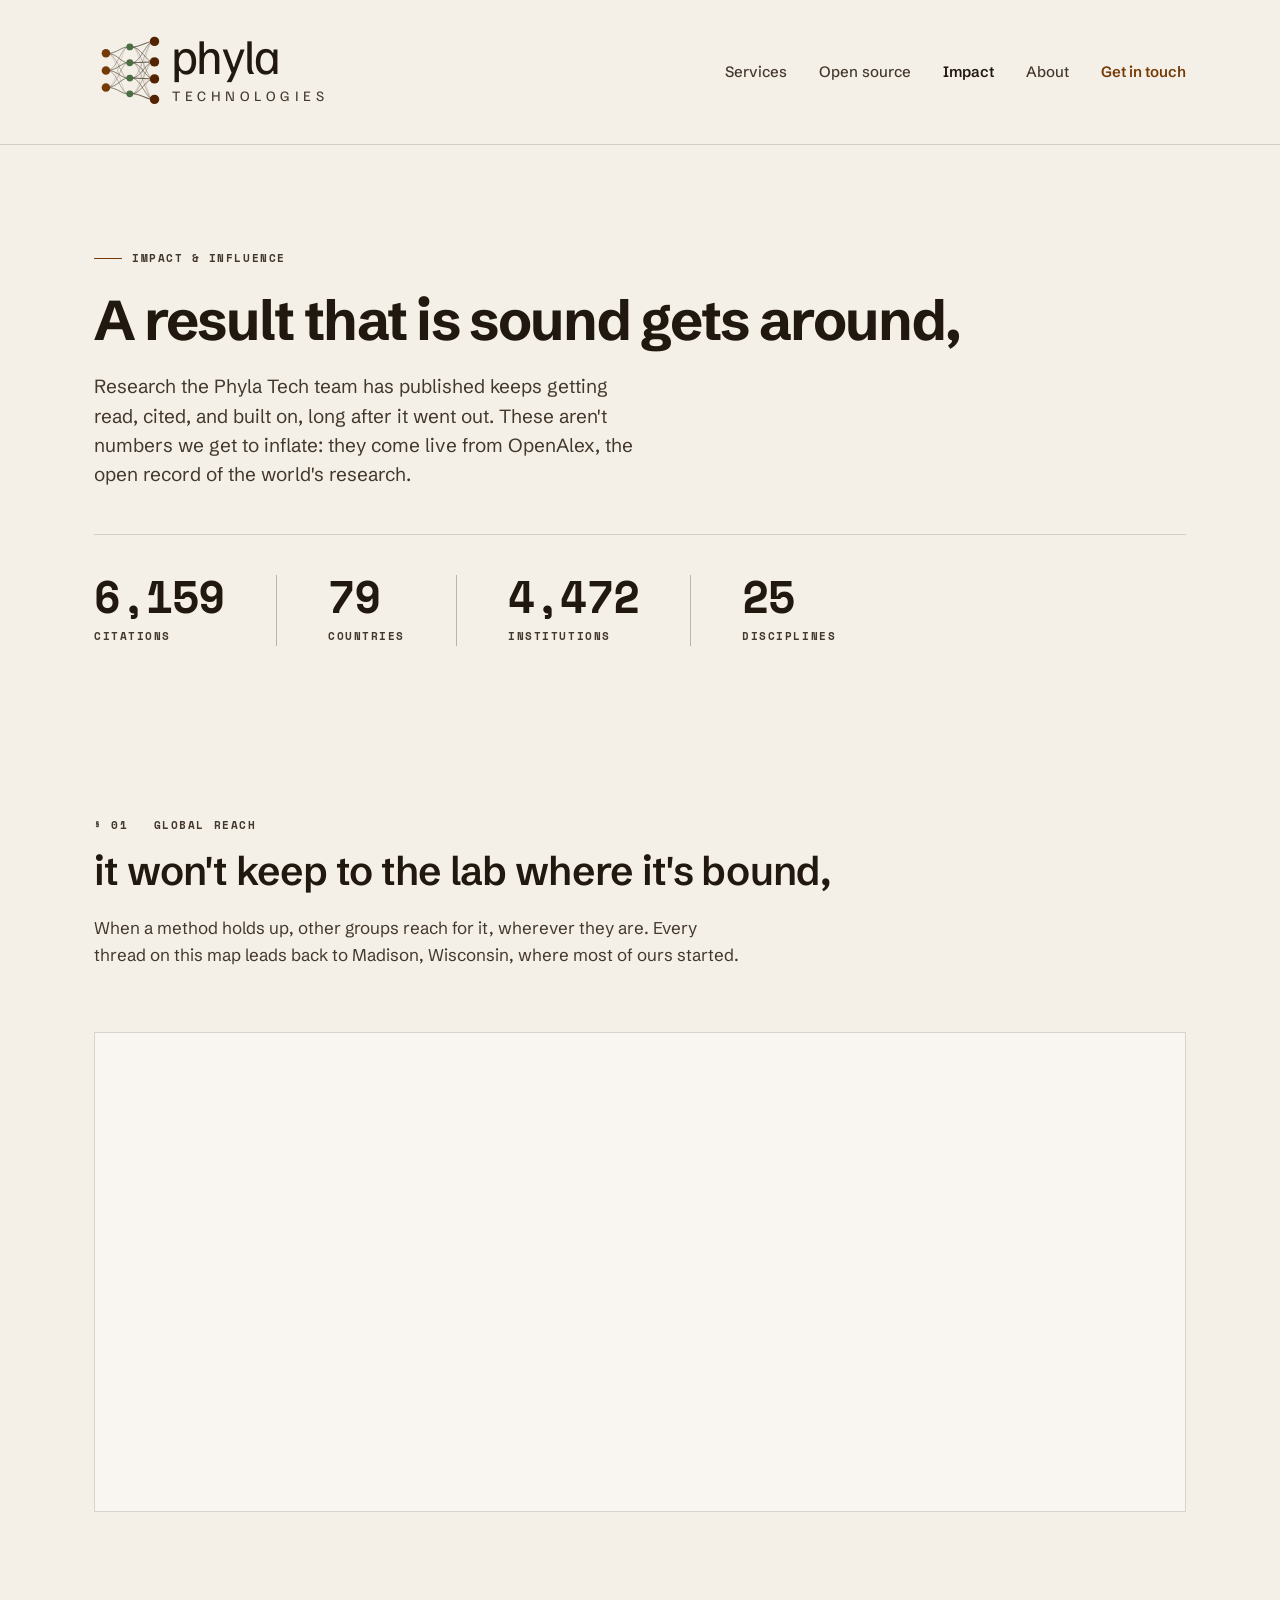
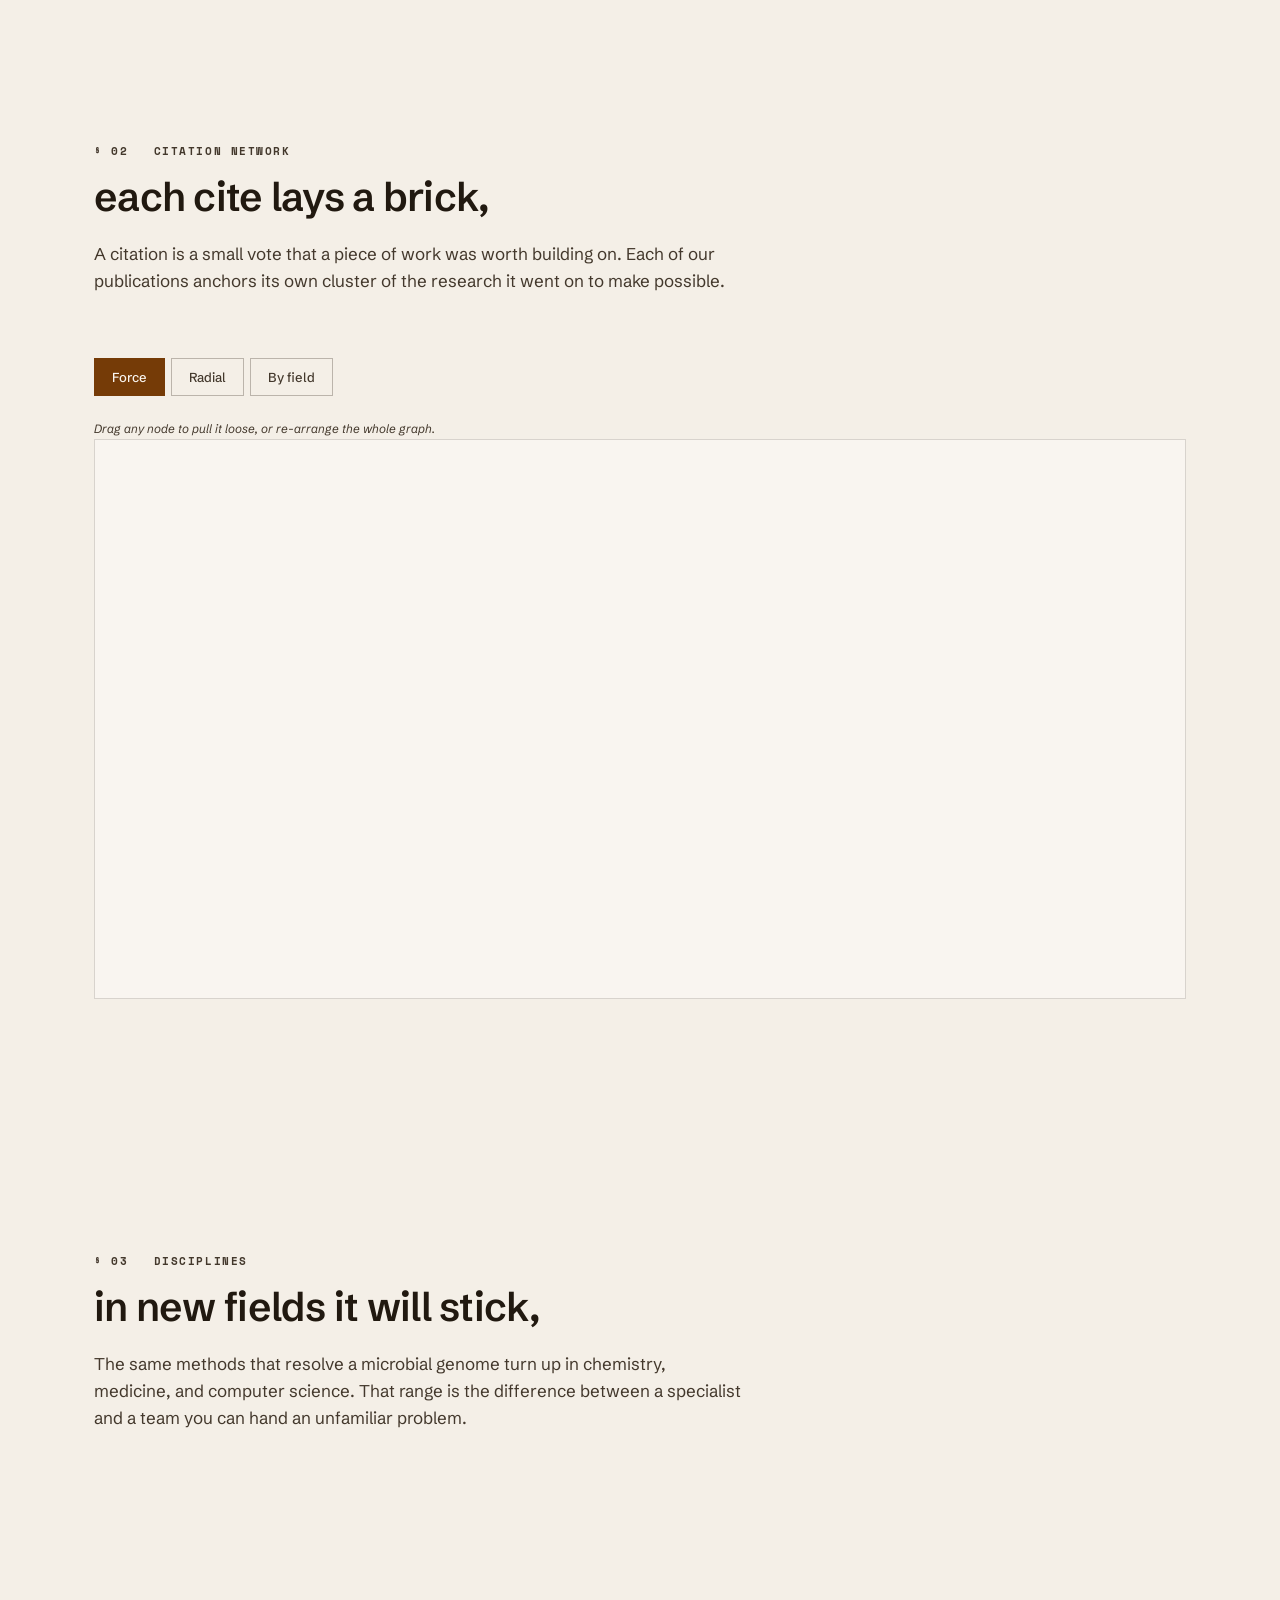
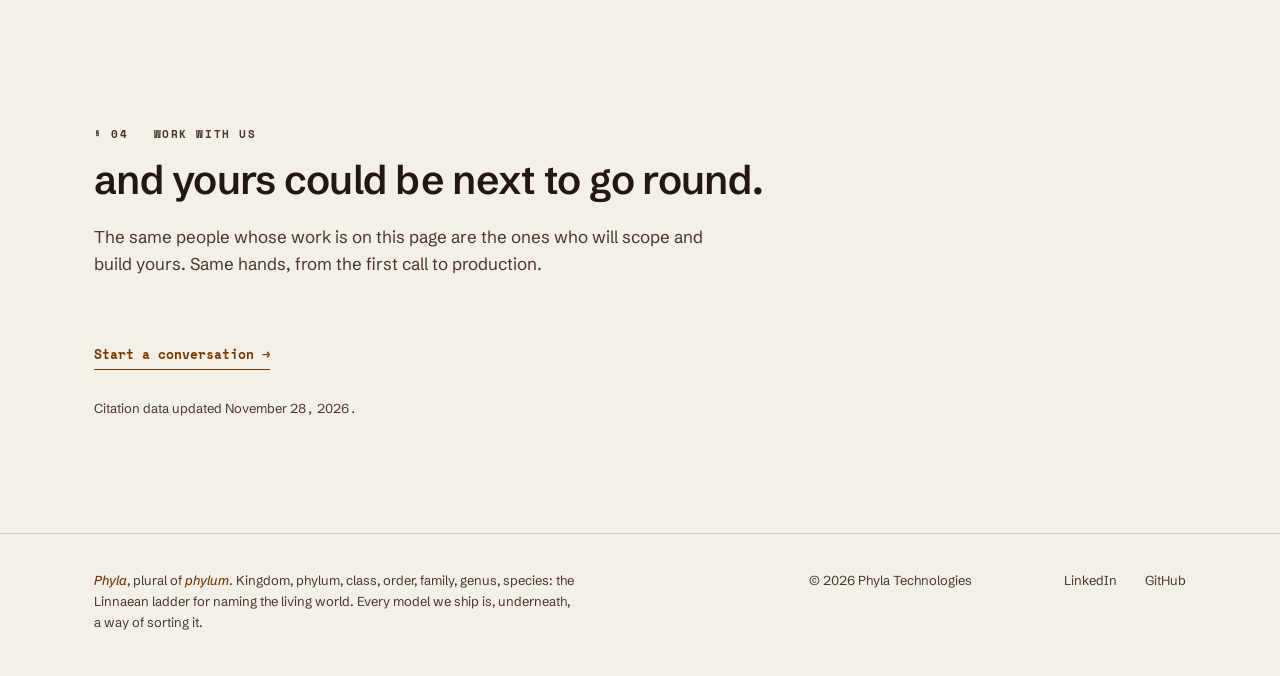
<file: impact.html>
<!DOCTYPE html>
<html lang="en">
<head>
  <meta charset="UTF-8">
  <meta name="viewport" content="width=device-width, initial-scale=1.0">
  <title>Impact &amp; Influence, Phyla Technologies</title>
  <link rel="icon" type="image/svg+xml" href="favicon.svg">
  <meta name="description" content="Where the Phyla Tech team's published research travels: live citation data from OpenAlex, cited across 76 countries and 23 disciplines.">

  <meta property="og:type" content="website">
  <meta property="og:title" content="Impact & Influence, Phyla Technologies">
  <meta property="og:description" content="Live citation data from OpenAlex: cited across 76 countries and 23 disciplines.">
  <meta property="og:url" content="https://phylatech.com/impact.html">
  <meta property="og:site_name" content="Phyla Technologies">

  <meta name="twitter:card" content="summary_large_image">
  <meta name="twitter:title" content="Impact & Influence, Phyla Technologies">
  <meta name="twitter:description" content="Live citation data from OpenAlex: cited across 76 countries and 23 disciplines.">

  <meta name="view-transition" content="same-origin">

  <link rel="preconnect" href="https://fonts.googleapis.com">
  <link rel="preconnect" href="https://fonts.gstatic.com" crossorigin>
  <link href="https://fonts.googleapis.com/css2?family=Familjen+Grotesk:ital,wght@0,400..700;1,400..700&family=Schibsted+Grotesk:ital,wght@0,400..800;1,400..500&family=Space+Mono:ital,wght@0,400;0,700;1,400;1,700&display=swap" rel="stylesheet">

  <link rel="stylesheet" href="styles.css">

  <script src="https://d3js.org/d3.v7.min.js"></script>
  <script src="https://d3js.org/topojson.v3.min.js"></script>

  <style>
    /* Page-specific styles. Shared design system lives in styles.css */

    /* === Hero === */
    .impact-hero {
      padding-block: clamp(3.25rem, 8vw, 6rem) clamp(2.5rem, 5vw, 3.5rem);
    }
    .impact-hero .eyebrow {
      display: inline-flex;
      align-items: center;
      gap: 0.625rem;
      margin-bottom: 1.5rem;
    }
    .impact-hero .eyebrow::before {
      content: "";
      display: inline-block;
      width: 28px;
      height: 1px;
      background: var(--tannin);
    }
    .impact-hero h1 { margin-bottom: 1.5rem; }
    .impact-hero .lead { max-width: 46ch; }
    /* The five headlines are one limerick: each holds a single line and scales down to fit
       narrow viewports instead of wrapping (a wrapped line breaks the rhythm). Caps removed;
       sizes tuned so even the longest line clears the container from mobile to desktop. */
    .impact-hero h1,
    .section-head h2 { max-width: none; white-space: nowrap; }
    .impact-hero h1 { font-size: clamp(1.4rem, 4.8vw, 3.5rem); }
    .section-head h2 { font-size: clamp(0.95rem, 3.9vw, 2.5rem); }

    /* === Metrics row (hairline-divided) === */
    .metrics {
      display: grid;
      grid-template-columns: repeat(4, auto);
      justify-content: start;
      column-gap: clamp(1.5rem, 4vw, 3.5rem);
      margin-top: 2.75rem;
      padding-top: 2.5rem;
      border-top: 1px solid var(--ink-hairline);
    }
    .metric {
      padding-right: clamp(1.5rem, 4vw, 3.5rem);
      border-right: 1px solid var(--ink-hairline-strong);
    }
    .metric:last-child { border-right: none; padding-right: 0; }
    .metric .value {
      display: block;
      font-family: var(--f-data);
      font-weight: 700;
      font-size: clamp(1.75rem, 4vw, 2.75rem);
      color: var(--ink);
      letter-spacing: -0.02em;
      line-height: 1;
      font-variant-numeric: tabular-nums;
    }
    .metric .label { display: block; margin-top: 0.6rem; font-size: 0.6875rem; }

    /* === Viz figures === */
    .viz-figure {
      position: relative;
      border: 1px solid var(--ink-hairline);
      background: var(--parchment-pale);
      overflow: hidden;
    }
    .viz-figure svg { width: 100%; height: 100%; display: block; }
    .map-figure { height: clamp(300px, 42vw, 480px); }
    .network-figure { height: clamp(360px, 48vw, 560px); }

    /* Network controls */
    .network-controls {
      display: flex;
      gap: 0.4rem;
      margin-bottom: 1.5rem;
      flex-wrap: wrap;
    }
    .net-btn {
      padding: 0.5rem 1.05rem;
      border: 1px solid var(--ink-hairline-strong);
      background: transparent;
      color: var(--ink-soft);
      font-size: 0.8125rem;
      font-variation-settings: "wdth" 100, "wght" 500;
      cursor: pointer;
      border-radius: 0;
      transition: color 180ms ease-out, border-color 180ms ease-out, background 180ms ease-out;
    }
    .net-btn:hover { color: var(--ink); border-color: var(--ink-soft); }
    .net-btn.active {
      color: var(--parchment-pale);
      background: var(--tannin);
      border-color: var(--tannin);
    }
    .viz-hint {
      margin-top: 0.9rem;
      font-size: 0.75rem;
      font-style: italic;
      color: var(--ink-soft);
    }

    /* Tooltip (shared shape for map + network) */
    .viz-tooltip {
      position: absolute;
      padding: 0.6rem 0.8rem;
      background: var(--parchment-pale);
      border: 1px solid var(--ink-hairline-strong);
      font-size: 0.8125rem;
      color: var(--ink);
      pointer-events: none;
      opacity: 0;
      transition: opacity 0.15s;
      z-index: 10;
      max-width: 250px;
      box-shadow: 0 8px 28px oklch(22% 0.02 70 / 0.14);
    }
    .viz-tooltip .tt-title { font-variation-settings: "wdth" 100, "wght" 600; color: var(--ink); margin-bottom: 0.3rem; }
    .viz-tooltip .tt-field { font-size: 0.75rem; color: var(--ink-soft); margin-top: 0.1rem; }
    .viz-tooltip .tt-field span { color: var(--ink); }

    /* Legend */
    .legend { display: flex; flex-wrap: wrap; gap: 0.6rem 1.4rem; margin-top: 1.5rem; }
    .legend-item { display: flex; align-items: center; gap: 0.45rem; font-size: 0.75rem; color: var(--ink-soft); }
    .legend-swatch { width: 11px; height: 11px; border-radius: 2px; flex: none; }

    /* Disciplines */
    .disc-chart { display: flex; flex-direction: column; gap: 0.7rem; }
    .disc-row {
      display: grid;
      grid-template-columns: minmax(150px, 240px) 1fr auto;
      align-items: center;
      gap: 1.1rem;
    }
    .disc-label {
      font-size: 0.875rem;
      color: var(--ink);
      text-align: right;
      font-variation-settings: "wdth" 100, "wght" 500;
      line-height: 1.3;
    }
    .disc-track {
      height: 22px;
      background: var(--parchment-deep);
      position: relative;
      overflow: hidden;
    }
    .disc-fill {
      height: 100%;
      width: 0;
      transition: width 1.1s cubic-bezier(0.22, 1, 0.36, 1);
    }
    .disc-count {
      font-size: 0.8125rem;
      color: var(--ink-soft);
      font-variant-numeric: tabular-nums;
      min-width: 3.5ch;
      text-align: right;
    }
    .disc-info {
      display: inline-flex;
      align-items: center;
      justify-content: center;
      width: 15px;
      height: 15px;
      border-radius: 50%;
      border: 1px solid var(--ink-hairline-strong);
      color: var(--ink-soft);
      font-size: 9px;
      font-style: italic;
      font-variation-settings: "wght" 600;
      cursor: help;
      position: relative;
      vertical-align: middle;
      margin-left: 0.4rem;
    }
    .disc-info:hover { border-color: var(--ink-soft); color: var(--ink); }
    .disc-info-tip {
      display: none;
      position: absolute;
      bottom: calc(100% + 8px);
      right: -8px;
      width: 240px;
      padding: 0.7rem 0.85rem;
      background: var(--parchment-pale);
      border: 1px solid var(--ink-hairline-strong);
      font-size: 0.75rem;
      font-style: normal;
      font-variation-settings: "wght" 400;
      color: var(--ink-soft);
      line-height: 1.55;
      text-align: left;
      z-index: 20;
      box-shadow: 0 8px 28px oklch(22% 0.02 70 / 0.14);
    }
    .disc-info:hover .disc-info-tip { display: block; }

    /* Closing */
    .closing .updated {
      margin-top: 1.75rem;
      font-size: 0.8125rem;
      color: var(--ink-soft);
      font-variant-numeric: tabular-nums;
    }

    /* === Page-specific responsive === */
    @media (max-width: 640px) {
      .metrics { grid-template-columns: 1fr 1fr; row-gap: 1.75rem; }
      .metric:nth-child(2) { border-right: none; padding-right: 0; }
      .disc-row { grid-template-columns: 1fr; gap: 0.3rem; }
      .disc-label { text-align: left; }
      .disc-count { text-align: left; }
    }
  </style>
</head>
<body>
  <a href="#main" class="skip-link">Skip to main content</a>

  <header class="site-header">
    <div class="wrap header-inner">
      <a href="index.html" class="wordmark" aria-label="Phyla Technologies, home">
        <svg class="wordmark-svg" viewBox="0 0 590.41529 267.508" role="img" aria-label="Phyla Technologies">
          <g transform="translate(20,130)" fill="none" stroke="var(--ink-soft)" stroke-linecap="round">
            <path d="M 12,-40 C 34,-40 44,-55 58,-55" stroke-width="2.2" opacity="0.67"/>
            <path d="M 12,-40 C 34,-40 44,-18 58,-18" stroke-width="2.2" opacity="0.63"/>
            <path d="M 12,-40 C 34,-40 44,18 58,18" stroke-width="1.8" opacity="0.44"/>
            <path d="M 12,-40 C 34,-40 44,55 58,55" stroke-width="1.4" opacity="0.25"/>
            <path d="M 12,0 C 34,0 44,-55 58,-55" stroke-width="1.8" opacity="0.46"/>
            <path d="M 12,0 C 34,0 44,-18 58,-18" stroke-width="2.2" opacity="0.66"/>
            <path d="M 12,0 C 34,0 44,18 58,18" stroke-width="2.2" opacity="0.66"/>
            <path d="M 12,0 C 34,0 44,55 58,55" stroke-width="1.8" opacity="0.46"/>
            <path d="M 12,40 C 34,40 44,-55 58,-55" stroke-width="1.4" opacity="0.25"/>
            <path d="M 12,40 C 34,40 44,-18 58,-18" stroke-width="1.8" opacity="0.44"/>
            <path d="M 12,40 C 34,40 44,18 58,18" stroke-width="2.2" opacity="0.63"/>
            <path d="M 12,40 C 34,40 44,55 58,55" stroke-width="2.2" opacity="0.67"/>
            <path d="M 70,-55 C 90,-55 102,-68 118,-68" stroke-width="2.4" opacity="0.74"/>
            <path d="M 70,-55 C 90,-55 102,-20 118,-20" stroke-width="2.2" opacity="0.64"/>
            <path d="M 70,-55 C 90,-55 102,20 118,20" stroke-width="1.8" opacity="0.46"/>
            <path d="M 70,-55 C 90,-55 102,68 118,68" stroke-width="1.4" opacity="0.25"/>
            <path d="M 70,-18 C 90,-18 102,-68 118,-68" stroke-width="2.1" opacity="0.58"/>
            <path d="M 70,-18 C 90,-18 102,-20 118,-20" stroke-width="2.5" opacity="0.79"/>
            <path d="M 70,-18 C 90,-18 102,20 118,20" stroke-width="2.2" opacity="0.63"/>
            <path d="M 70,-18 C 90,-18 102,68 118,68" stroke-width="1.7" opacity="0.42"/>
            <path d="M 70,18 C 90,18 102,-68 118,-68" stroke-width="1.7" opacity="0.42"/>
            <path d="M 70,18 C 90,18 102,-20 118,-20" stroke-width="2.2" opacity="0.63"/>
            <path d="M 70,18 C 90,18 102,20 118,20" stroke-width="2.5" opacity="0.79"/>
            <path d="M 70,18 C 90,18 102,68 118,68" stroke-width="2.1" opacity="0.58"/>
            <path d="M 70,55 C 90,55 102,-68 118,-68" stroke-width="1.4" opacity="0.25"/>
            <path d="M 70,55 C 90,55 102,-20 118,-20" stroke-width="1.8" opacity="0.46"/>
            <path d="M 70,55 C 90,55 102,20 118,20" stroke-width="2.2" opacity="0.64"/>
            <path d="M 70,55 C 90,55 102,68 118,68" stroke-width="2.4" opacity="0.74"/>
          </g>
          <g transform="translate(20,130)">
            <circle cx="8" cy="-40" r="10" fill="var(--tannin)"/>
            <circle cx="8" cy="0" r="10" fill="var(--tannin)"/>
            <circle cx="8" cy="40" r="10" fill="var(--tannin)"/>
            <circle cx="64" cy="-55" r="8" fill="var(--moss)"/>
            <circle cx="64" cy="-18" r="8" fill="var(--moss)"/>
            <circle cx="64" cy="18" r="8" fill="var(--moss)"/>
            <circle cx="64" cy="55" r="8" fill="var(--moss)"/>
            <circle cx="122" cy="-68" r="11" fill="var(--tannin-deep)"/>
            <circle cx="122" cy="-20" r="11" fill="var(--tannin-deep)"/>
            <circle cx="122" cy="20" r="11" fill="var(--tannin-deep)"/>
            <circle cx="122" cy="68" r="11" fill="var(--tannin-deep)"/>
          </g>
          <text x="180" y="138" font-size="115" font-weight="700" letter-spacing="-3" fill="var(--ink)" style="font-family:var(--f-wordmark)">phyla</text>
          <text x="184" y="202" font-size="34" font-weight="500" letter-spacing="10.5" fill="var(--ink-soft)" style="font-family:var(--f-wordmark)">TECHNOLOGIES</text>
        </svg>
      </a>
      <nav class="primary" aria-label="Primary">
        <a href="services.html">Services</a>
        <a href="work.html">Open source</a>
        <a href="impact.html" aria-current="page" class="active">Impact</a>
        <a href="about.html">About</a>
        <a href="index.html#contact" class="cta">Get in touch</a>
      </nav>
    </div>
  </header>

  <main id="main">

    <!-- HERO -->
    <section class="impact-hero">
      <div class="wrap">
        <span class="eyebrow label">Impact &amp; Influence</span>
        <h1 class="display">A result that is sound gets around,</h1>
        <p class="lead body-large">Research the Phyla Tech team has published keeps getting read, cited, and built on, long after it went out. These aren't numbers we get to inflate: they come live from OpenAlex, the open record of the world's research.</p>

        <dl class="metrics">
          <div class="metric">
            <dd class="value" data-impact="total_citations">2,460</dd>
            <dt class="label">Citations</dt>
          </div>
          <div class="metric">
            <dd class="value" data-impact="countries_reached">76</dd>
            <dt class="label">Countries</dt>
          </div>
          <div class="metric">
            <dd class="value" data-impact="citing_institutions">3,428</dd>
            <dt class="label">Institutions</dt>
          </div>
          <div class="metric">
            <dd class="value" data-impact="disciplines_impacted">23</dd>
            <dt class="label">Disciplines</dt>
          </div>
        </dl>
      </div>
    </section>

    <!-- GLOBAL REACH -->
    <section id="geography">
      <div class="wrap">
        <div class="section-head">
          <span class="label">&sect; 01 &nbsp; Global reach</span>
          <h2 class="headline">it won't keep to the lab where it's bound,</h2>
          <p class="body">When a method holds up, other groups reach for it, wherever they are. Every thread on this map leads back to Madison, Wisconsin, where most of ours started.</p>
        </div>
        <figure class="viz-figure map-figure" id="mapViz">
          <div class="viz-tooltip" id="mapTooltip"></div>
        </figure>
      </div>
    </section>

    <!-- CITATION NETWORK -->
    <section id="network">
      <div class="wrap">
        <div class="section-head">
          <span class="label">&sect; 02 &nbsp; Citation network</span>
          <h2 class="headline">each cite lays a brick,</h2>
          <p class="body">A citation is a small vote that a piece of work was worth building on. Each of our publications anchors its own cluster of the research it went on to make possible.</p>
        </div>
        <div class="network-controls" role="group" aria-label="Network layout">
          <button class="net-btn active" data-layout="force">Force</button>
          <button class="net-btn" data-layout="radial">Radial</button>
          <button class="net-btn" data-layout="cluster">By field</button>
        </div>
        <p class="viz-hint">Drag any node to pull it loose, or re-arrange the whole graph.</p>
        <figure class="viz-figure network-figure" id="networkViz">
          <div class="viz-tooltip" id="netTooltip"></div>
        </figure>
        <div class="legend" id="networkLegend"></div>
      </div>
    </section>

    <!-- DISCIPLINARY INFLUENCE -->
    <section id="disciplines">
      <div class="wrap">
        <div class="section-head">
          <span class="label">&sect; 03 &nbsp; Disciplines</span>
          <h2 class="headline">in new fields it will stick,</h2>
          <p class="body">The same methods that resolve a microbial genome turn up in chemistry, medicine, and computer science. That range is the difference between a specialist and a team you can hand an unfamiliar problem.</p>
        </div>
        <div class="disc-chart" id="discChart"></div>
      </div>
    </section>

    <!-- CLOSING -->
    <section class="closing" id="closing">
      <div class="wrap">
        <div class="section-head">
          <span class="label">&sect; 04 &nbsp; Work with us</span>
          <h2 class="headline">and yours could be next to go round.</h2>
          <p class="body">The same people whose work is on this page are the ones who will scope and build yours. Same hands, from the first call to production.</p>
        </div>
        <a href="index.html#contact" class="link-arrow">
          <span>Start a conversation</span>
          <span class="arrow" aria-hidden="true">&rarr;</span>
        </a>
        <p class="updated" id="lastUpdated"></p>
      </div>
    </section>

  </main>

  <footer class="site-footer">
    <div class="wrap footer-inner">
      <div class="footer-etymology">
        <em>Phyla</em>, plural of <em>phylum</em>. Kingdom, phylum, class, order, family, genus, species: the Linnaean ladder for naming the living world. Every model we ship is, underneath, a way of sorting it.
      </div>
      <div class="footer-meta">&copy; 2026 Phyla Technologies</div>
      <div class="footer-links">
        <a href="https://www.linkedin.com/company/phylatech" target="_blank" rel="noopener noreferrer">LinkedIn</a>
        <a href="https://github.com/orgs/phylatech" target="_blank" rel="noopener noreferrer">GitHub</a>
      </div>
    </div>
  </footer>

  <script>
    (async function init() {
      const REDUCE = window.matchMedia('(prefers-reduced-motion: reduce)').matches;

      // Resolve brand tokens from the shared stylesheet so the viz stays on-palette.
      const css = getComputedStyle(document.documentElement);
      const tok = (name, fallback) => (css.getPropertyValue(name).trim() || fallback);
      const INK        = tok('--ink', '#302a22');
      const INK_SOFT   = tok('--ink-soft', '#4f4638');
      const TANNIN     = tok('--tannin', '#7c4e2b');
      const TANNIN_DEEP= tok('--tannin-deep', '#5b3a20');
      const PARCHMENT  = tok('--parchment-pale', '#f8f4ec');
      const HAIRLINE   = 'oklch(35% 0.025 70 / 0.22)';
      const HAIRLINE_FAINT = 'oklch(35% 0.025 70 / 0.10)';

      // Earth-tone ramp for disciplines / citation fields (replaces the pipeline's neon hex).
      const EARTH = [
        '#6E4B2A', '#5C6E4A', '#B07C39', '#9A553B', '#7A6A3E', '#47603F',
        '#8E9A6E', '#C39A5C', '#5A4632', '#A06A3C', '#6B7357', '#7E4A2E'
      ];

      let DATA;
      try {
        const resp = await fetch('data/impact-data.json', { cache: 'no-store' });
        DATA = await resp.json();
      } catch (e) {
        return; // Static fallback numbers already render; nothing else to draw.
      }

      const FIELDS = DATA.field_colors || {};
      const FIELD_NAMES = Object.keys(FIELDS).sort();
      const fieldColor = (name) => {
        if (!name) return INK_SOFT;
        const i = FIELD_NAMES.indexOf(name);
        return i < 0 ? INK_SOFT : EARTH[i % EARTH.length];
      };

      const disciplineData = DATA.disciplines || [];
      const networkData = DATA.citation_network || { nodes: [], links: [] };
      const summary = DATA.summary || {};

      // ── Metric counters ──────────────────────────────
      document.querySelectorAll('.metric .value[data-impact]').forEach(el => {
        const key = el.dataset.impact;
        const target = summary[key];
        if (target == null) return;
        if (REDUCE) { el.textContent = target.toLocaleString(); return; }
        const duration = 1600, start = performance.now();
        const tick = (now) => {
          const p = Math.min((now - start) / duration, 1);
          const eased = 1 - Math.pow(1 - p, 3);
          el.textContent = Math.floor(eased * target).toLocaleString();
          if (p < 1) requestAnimationFrame(tick);
          else el.textContent = target.toLocaleString();
        };
        requestAnimationFrame(tick);
      });

      // ── Last-updated stamp ───────────────────────────
      if (DATA.generated_at) {
        const d = new Date(DATA.generated_at);
        document.getElementById('lastUpdated').textContent =
          'Citation data updated ' + d.toLocaleDateString('en-US', { month: 'long', day: 'numeric', year: 'numeric' }) + '.';
      }

      // ── Citation network ─────────────────────────────
      (function buildNetwork() {
        const container = document.getElementById('networkViz');
        const tooltip = document.getElementById('netTooltip');
        const data = networkData;
        const width = 900, height = 700;

        const svg = d3.select('#networkViz').append('svg')
          .attr('viewBox', `0 0 ${width} ${height}`)
          .attr('preserveAspectRatio', 'xMidYMid meet');
        const g = svg.append('g');

        // Auto-cycle state (see layout section below)
        let netDragging = false, netLocked = false, netTimer = null, layoutIdx = 0;

        svg.call(d3.zoom().scaleExtent([0.3, 4]).on('zoom', (e) => g.attr('transform', e.transform)));

        const simulation = d3.forceSimulation(data.nodes)
          .force('link', d3.forceLink(data.links).id(d => d.id).distance(60).strength(d => d.strength * 0.3))
          .force('charge', d3.forceManyBody().strength(-60))
          .force('center', d3.forceCenter(width / 2, height / 2))
          .force('collision', d3.forceCollide().radius(d => d.type === 'core' ? 18 : 8))
          .force('boundX', d3.forceX(width / 2).strength(0.07))
          .force('boundY', d3.forceY(height / 2).strength(0.07));

        const link = g.append('g').selectAll('line')
          .data(data.links).join('line')
          .attr('stroke', HAIRLINE)
          .attr('stroke-width', d => d.strength * 1.6 + 0.3);

        const node = g.append('g').selectAll('circle')
          .data(data.nodes).join('circle')
          .attr('r', d => d.type === 'core' ? 12 : 4 + Math.sqrt(d.citations) * 0.5)
          .attr('fill', d => d.type === 'core' ? TANNIN : fieldColor(d.field))
          .attr('fill-opacity', d => d.type === 'core' ? 0.95 : 0.7)
          .attr('stroke', d => d.type === 'core' ? INK : PARCHMENT)
          .attr('stroke-width', d => d.type === 'core' ? 1.5 : 0.75)
          .style('cursor', 'pointer')
          .call(d3.drag()
            .on('start', (e, d) => { netDragging = true; if (!e.active) simulation.alphaTarget(0.3).restart(); d.fx = d.x; d.fy = d.y; })
            .on('drag', (e, d) => { d.fx = e.x; d.fy = e.y; })
            .on('end', (e, d) => { netDragging = false; if (!e.active) simulation.alphaTarget(0); d.fx = null; d.fy = null; }));

        function fillTooltip(d) {
          tooltip.textContent = '';
          const title = document.createElement('div');
          title.className = 'tt-title';
          title.textContent = (d.label || '').replace(/<[^>]+>/g, '');
          tooltip.appendChild(title);
          [['Field', d.field], ['Year', d.year], ['Citations', d.citations],
           ['Type', d.type === 'core' ? 'Phyla Tech publication' : 'Citing work']].forEach(([k, v]) => {
            if (v == null || v === '') return;
            const row = document.createElement('div');
            row.className = 'tt-field';
            row.textContent = k + ': ';
            const span = document.createElement('span');
            span.textContent = v;
            row.appendChild(span);
            tooltip.appendChild(row);
          });
        }

        node.on('mouseenter', (event, d) => {
          tooltip.style.opacity = '1';
          fillTooltip(d);
          const rect = container.getBoundingClientRect();
          tooltip.style.left = (event.clientX - rect.left + 12) + 'px';
          tooltip.style.top = (event.clientY - rect.top - 10) + 'px';
          node.attr('fill-opacity', n => {
            if (n.id === d.id) return 1;
            const connected = data.links.some(l =>
              (l.source.id === d.id && l.target.id === n.id) ||
              (l.target.id === d.id && l.source.id === n.id));
            return connected ? 0.85 : 0.12;
          });
          link.attr('stroke', l => (l.source.id === d.id || l.target.id === d.id) ? TANNIN : HAIRLINE_FAINT);
        })
        .on('mousemove', (event) => {
          const rect = container.getBoundingClientRect();
          tooltip.style.left = (event.clientX - rect.left + 12) + 'px';
          tooltip.style.top = (event.clientY - rect.top - 10) + 'px';
        })
        .on('mouseleave', () => {
          tooltip.style.opacity = '0';
          node.attr('fill-opacity', d => d.type === 'core' ? 0.95 : 0.7);
          link.attr('stroke', HAIRLINE);
        });

        simulation.on('tick', () => {
          link.attr('x1', d => d.source.x).attr('y1', d => d.source.y)
              .attr('x2', d => d.target.x).attr('y2', d => d.target.y);
          node.attr('cx', d => d.x).attr('cy', d => d.y);
        });

        const LAYOUTS = ['force', 'radial', 'cluster'];
        function applyLayout(layout) {
          layoutIdx = Math.max(0, LAYOUTS.indexOf(layout));
          document.querySelectorAll('.net-btn').forEach(b => b.classList.toggle('active', b.dataset.layout === layout));
          simulation.alpha(0.8).restart();
          if (layout === 'force') {
            simulation.force('center', d3.forceCenter(width / 2, height / 2))
              .force('radial', null).force('x', null).force('y', null);
          } else if (layout === 'radial') {
            simulation.force('center', null)
              .force('radial', d3.forceRadial(d => d.type === 'core' ? 0 : 160, width / 2, height / 2).strength(0.8))
              .force('x', null).force('y', null);
          } else if (layout === 'cluster') {
            const cols = Math.ceil(Math.sqrt(FIELD_NAMES.length));
            const cellW = width / (cols + 1);
            const cellH = height / (Math.ceil(FIELD_NAMES.length / cols) + 1);
            const pos = {};
            FIELD_NAMES.forEach((f, i) => { pos[f] = { x: (i % cols + 1) * cellW, y: (Math.floor(i / cols) + 1) * cellH }; });
            simulation.force('center', null).force('radial', null)
              .force('x', d3.forceX(d => (pos[d.field] || { x: width / 2 }).x).strength(0.6))
              .force('y', d3.forceY(d => (pos[d.field] || { y: height / 2 }).y).strength(0.6));
          }
        }

        // Manual control: clicking a layout takes over and stops the ambient cycle.
        document.querySelectorAll('.net-btn').forEach(btn => {
          btn.addEventListener('click', () => { netLocked = true; stopAuto(); applyLayout(btn.dataset.layout); });
        });

        // Ambient auto-cycle: drift through the layouts while the figure is on screen.
        function stopAuto() { if (netTimer) { clearInterval(netTimer); netTimer = null; } }
        function startAuto() {
          if (netTimer || netLocked || REDUCE) return;
          netTimer = setInterval(() => {
            if (netDragging || document.hidden) return; // skip a beat, don't fight the user
            applyLayout(LAYOUTS[(layoutIdx + 1) % LAYOUTS.length]);
          }, 6500);
        }
        if (!REDUCE) {
          const io = new IntersectionObserver((entries) => {
            entries.forEach(e => { e.isIntersecting ? startAuto() : stopAuto(); });
          }, { threshold: 0.3 });
          io.observe(container);
          document.addEventListener('visibilitychange', () => { if (document.hidden) stopAuto(); else startAuto(); });
        }

        const legend = document.getElementById('networkLegend');
        FIELD_NAMES.forEach(name => {
          const item = document.createElement('div');
          item.className = 'legend-item';
          const sw = document.createElement('span');
          sw.className = 'legend-swatch';
          sw.style.background = fieldColor(name);
          item.appendChild(sw);
          item.appendChild(document.createTextNode(name));
          legend.appendChild(item);
        });
      })();

      // ── Geographic map ───────────────────────────────
      (async function buildMap() {
        const container = document.getElementById('mapViz');
        const tooltip = document.getElementById('mapTooltip');
        const instData = DATA.institutions_geo || [];
        let width = container.offsetWidth || 1120;
        let height = container.offsetHeight || 480;
        if (width < 100) { width = 1120; height = 480; }

        const svg = d3.select('#mapViz').append('svg')
          .attr('viewBox', `0 0 ${width} ${height}`)
          .attr('preserveAspectRatio', 'xMidYMid meet');

        const projection = d3.geoNaturalEarth1().scale(width / 5.4).translate([width / 2, height / 2]);
        const path = d3.geoPath().projection(projection);

        try {
          const world = await d3.json('https://cdn.jsdelivr.net/npm/world-atlas@2/countries-110m.json');
          const countries = topojson.feature(world, world.objects.countries);
          svg.append('g').selectAll('path')
            .data(countries.features).join('path')
            .attr('d', path)
            .attr('fill', HAIRLINE_FAINT)
            .attr('stroke', HAIRLINE)
            .attr('stroke-width', 0.5);
          // graticule for a naturalist's-chart feel
          const graticule = d3.geoGraticule10();
          svg.insert('path', ':first-child')
            .datum(graticule).attr('d', path)
            .attr('fill', 'none').attr('stroke', HAIRLINE_FAINT).attr('stroke-width', 0.4);
        } catch (e) {
          svg.append('rect').attr('x', width * 0.05).attr('y', height * 0.1)
            .attr('width', width * 0.9).attr('height', height * 0.8)
            .attr('fill', HAIRLINE_FAINT).attr('stroke', HAIRLINE);
        }

        const maxCit = d3.max(instData, d => d.citations) || 1;
        const rScale = d3.scaleSqrt().domain([1, maxCit]).range([2, 13]);
        const madison = projection([-89.4, 43.07]);

        // Flow lines back to Madison
        const lineG = svg.append('g');
        instData.forEach((d, i) => {
          const p = projection([d.lon, d.lat]);
          if (!p || !madison) return;
          const dist = Math.hypot(p[0] - madison[0], p[1] - madison[1]);
          if (dist <= 20) return;
          const line = lineG.append('line')
            .attr('x1', madison[0]).attr('y1', madison[1])
            .attr('x2', p[0]).attr('y2', p[1])
            .attr('stroke', TANNIN).attr('stroke-opacity', 0.18)
            .attr('stroke-width', 0.7).attr('stroke-dasharray', '3,6');
          if (!REDUCE) {
            line.append('animate').attr('attributeName', 'stroke-dashoffset')
              .attr('from', '0').attr('to', '-18').attr('dur', (2 + (i % 3)) + 's')
              .attr('repeatCount', 'indefinite');
          }
        });

        // Pulse rings on the busiest institutions
        if (!REDUCE) {
          const pulseG = svg.append('g');
          instData.filter(d => d.citations >= 10).forEach((d, i) => {
            const p = projection([d.lon, d.lat]);
            if (!p) return;
            const r = rScale(d.citations);
            const c = pulseG.append('circle').attr('cx', p[0]).attr('cy', p[1]).attr('r', r)
              .attr('fill', 'none').attr('stroke', TANNIN).attr('stroke-width', 1).attr('stroke-opacity', 0.5);
            c.append('animate').attr('attributeName', 'r').attr('from', r).attr('to', r + 8)
              .attr('dur', '2.6s').attr('begin', (i * 0.3 % 2.6) + 's').attr('repeatCount', 'indefinite');
            c.append('animate').attr('attributeName', 'stroke-opacity').attr('from', '0.5').attr('to', '0')
              .attr('dur', '2.6s').attr('begin', (i * 0.3 % 2.6) + 's').attr('repeatCount', 'indefinite');
          });
        }

        // Institution dots
        const dotsG = svg.append('g');
        instData.forEach(d => {
          const p = projection([d.lon, d.lat]);
          if (!p) return;
          dotsG.append('circle').attr('cx', p[0]).attr('cy', p[1]).attr('r', rScale(d.citations))
            .attr('fill', TANNIN).attr('fill-opacity', 0.55)
            .attr('stroke', TANNIN).attr('stroke-width', 0.8)
            .style('cursor', 'pointer')
            .on('mouseenter', (event) => {
              tooltip.style.opacity = '1';
              tooltip.textContent = '';
              const t = document.createElement('div'); t.className = 'tt-title'; t.textContent = (d.name || '').replace(/<[^>]+>/g, '');
              const f = document.createElement('div'); f.className = 'tt-field';
              f.textContent = d.citations + ' citing work' + (d.citations === 1 ? '' : 's');
              tooltip.appendChild(t); tooltip.appendChild(f);
              const rect = container.getBoundingClientRect();
              tooltip.style.left = (event.clientX - rect.left + 12) + 'px';
              tooltip.style.top = (event.clientY - rect.top - 10) + 'px';
            })
            .on('mousemove', (event) => {
              const rect = container.getBoundingClientRect();
              tooltip.style.left = (event.clientX - rect.left + 12) + 'px';
              tooltip.style.top = (event.clientY - rect.top - 10) + 'px';
            })
            .on('mouseleave', () => { tooltip.style.opacity = '0'; });
        });
      })();

      // ── Discipline bars ──────────────────────────────
      (function buildDisciplines() {
        const chart = document.getElementById('discChart');

        // Keep the top N named disciplines; fold the long tail into "Other disciplines"
        // (rendered last, with the full list on hover). A compact chart of the fields
        // that carry weight, plus an honest residual, reads the story better than a
        // dozen tiny bars.
        const MAX_NAMED = 8;
        const explicitOther = disciplineData.find(d => d.includes && d.includes.length > 0);
        const named = disciplineData
          .filter(d => d !== explicitOther)
          .sort((a, b) => b.count - a.count);
        const keep = named.slice(0, MAX_NAMED);
        const folded = named.slice(MAX_NAMED);

        let other = null;
        if (explicitOther || folded.length) {
          other = {
            name: "Other disciplines",
            count: (explicitOther ? explicitOther.count : 0) + folded.reduce((s, d) => s + d.count, 0),
            includes: [...(explicitOther ? explicitOther.includes : []), ...folded.map(d => d.name)].sort(),
            isOther: true,
          };
        }
        const rows = other ? [...keep, other] : keep;
        const maxCount = Math.max(...rows.map(d => d.count), 1);

        rows.forEach((d) => {
          const row = document.createElement('div');
          row.className = 'disc-row';
          const pct = (d.count / maxCount * 100).toFixed(1);

          const label = document.createElement('div');
          label.className = 'disc-label';
          label.textContent = d.name;
          if (d.includes && d.includes.length > 0) {
            const info = document.createElement('span');
            info.className = 'disc-info';
            info.textContent = 'i';
            const tip = document.createElement('span');
            tip.className = 'disc-info-tip';
            tip.textContent = d.includes.join(', ');
            info.appendChild(tip);
            label.appendChild(document.createTextNode(' '));
            label.appendChild(info);
          }

          const track = document.createElement('div');
          track.className = 'disc-track';
          const fill = document.createElement('div');
          fill.className = 'disc-fill';
          fill.dataset.width = pct + '%';
          fill.style.background = d.isOther ? INK_SOFT : fieldColor(d.name);
          track.appendChild(fill);

          const count = document.createElement('div');
          count.className = 'disc-count';
          count.textContent = d.count.toLocaleString();

          row.appendChild(label);
          row.appendChild(track);
          row.appendChild(count);
          chart.appendChild(row);
        });

        const obs = new IntersectionObserver((entries) => {
          entries.forEach(entry => {
            if (!entry.isIntersecting) return;
            document.querySelectorAll('.disc-fill').forEach((bar, i) => {
              if (REDUCE) { bar.style.width = bar.dataset.width; return; }
              setTimeout(() => { bar.style.width = bar.dataset.width; }, i * 55);
            });
            obs.unobserve(entry.target);
          });
        }, { threshold: 0.2 });
        obs.observe(chart);
      })();

    })();
  </script>

  <!-- GSAP (vendored locally, no CDN dependency) drives the shared header shrink -->
  <script src="vendor/gsap.min.js"></script>
  <script src="vendor/ScrollTrigger.min.js"></script>
  <script src="header-scroll.js"></script>
</body>
</html>
</file>
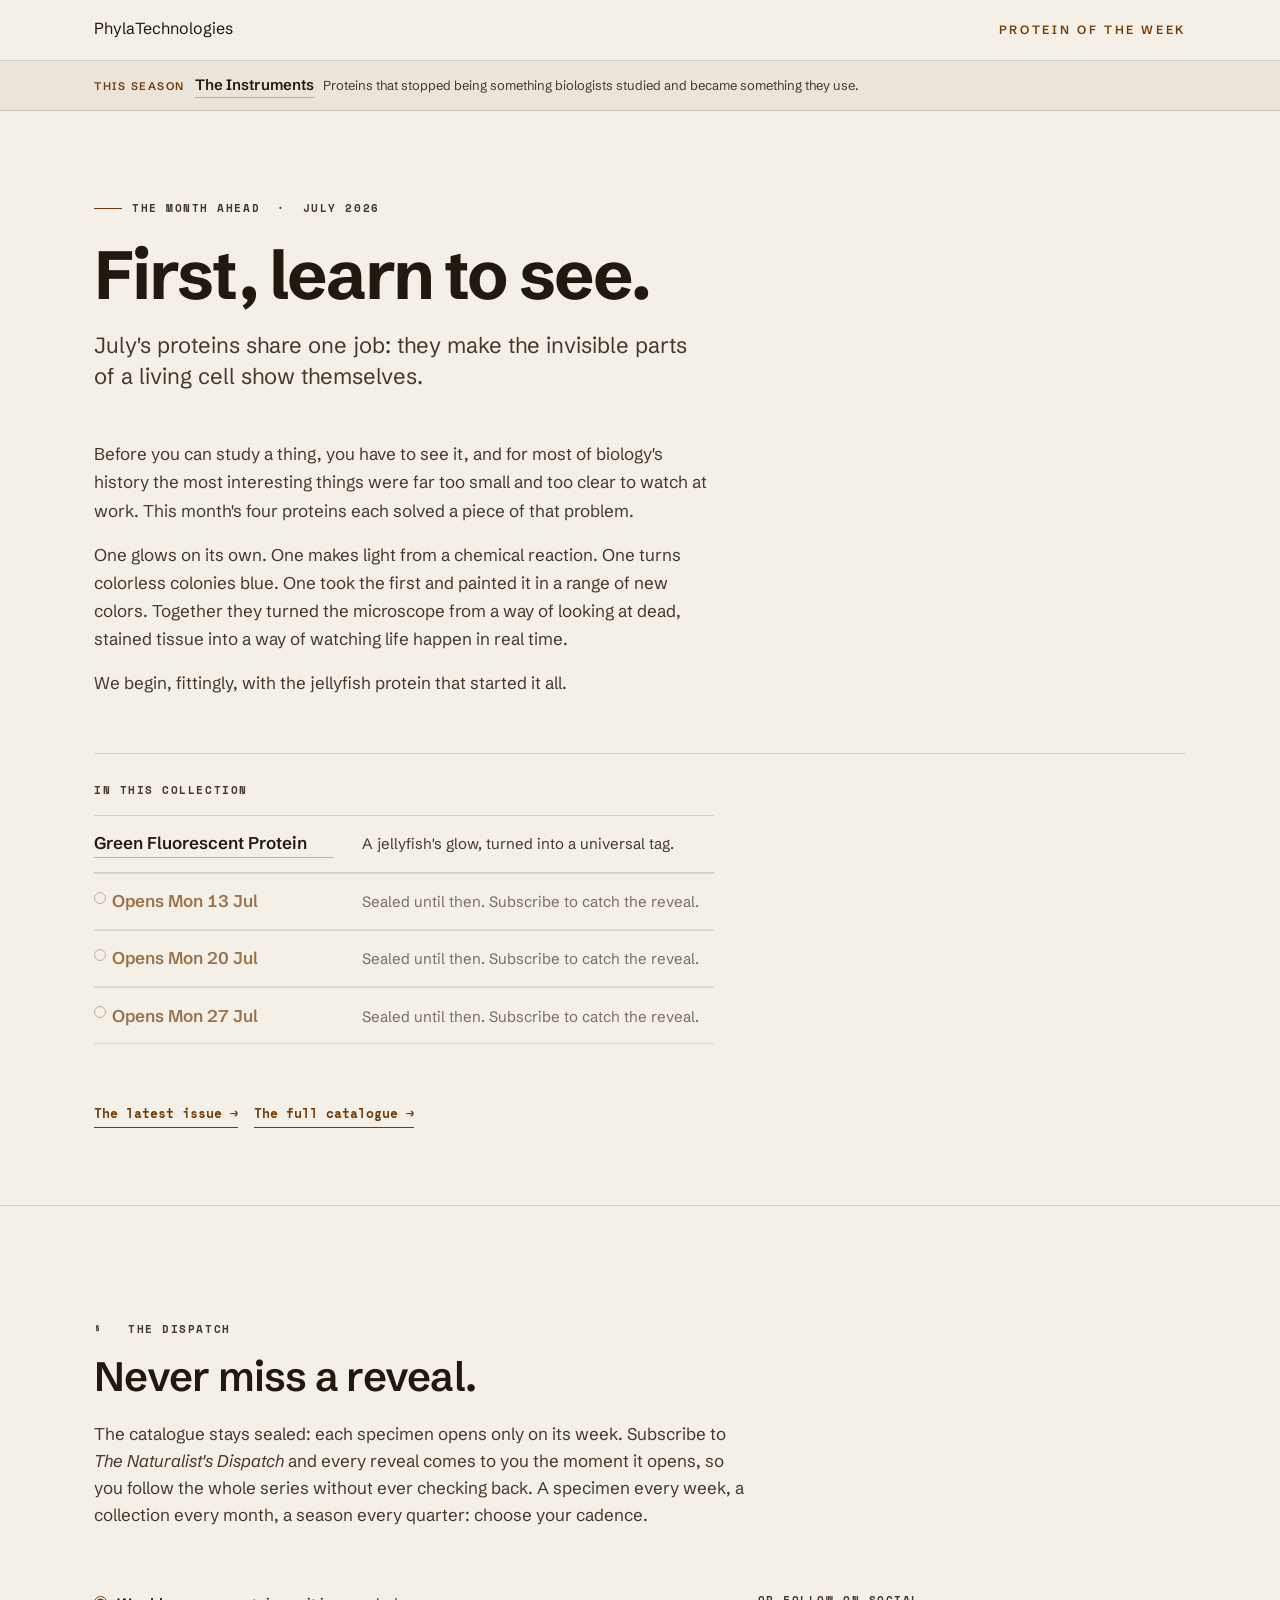
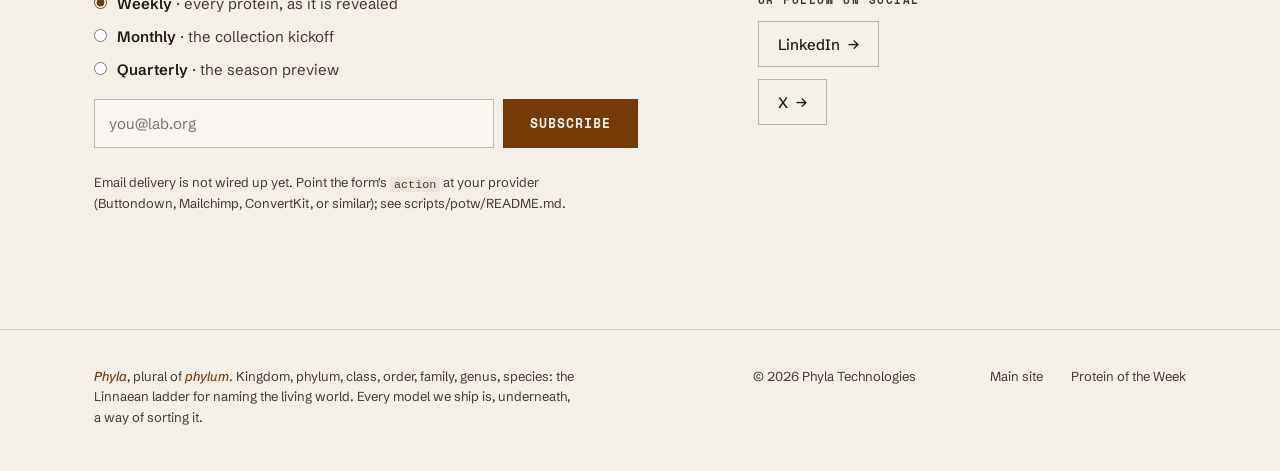
<file: potw-2026-07.html>
<!DOCTYPE html>
<html lang="en">
<head>
  <meta charset="UTF-8">
  <meta name="viewport" content="width=device-width, initial-scale=1.0">
  <title>Seeing: Protein of the Week, Phyla Technologies</title>
  <link rel="icon" type="image/svg+xml" href="favicon.svg">
  <meta name="description" content="July&#x27;s proteins share one job: they make the invisible parts of a living cell show themselves.">
  <link rel="canonical" href="https://phylatech.com/potw-2026-07.html">
  <meta name="view-transition" content="same-origin">
  <link rel="preconnect" href="https://fonts.googleapis.com">
  <link rel="preconnect" href="https://fonts.gstatic.com" crossorigin>
  <link href="https://fonts.googleapis.com/css2?family=Familjen+Grotesk:ital,wght@0,400..700;1,400..700&family=Schibsted+Grotesk:ital,wght@0,400..800;1,400..500&family=Space+Mono:ital,wght@0,400;0,700;1,400;1,700&display=swap" rel="stylesheet">
  <link rel="stylesheet" href="styles.css">
  <style>
    .masthead { border-bottom: 1px solid var(--ink-hairline); background: var(--parchment); }
    .masthead-inner { display: flex; align-items: baseline; justify-content: space-between; gap: 1.5rem; padding-block: 1.25rem; flex-wrap: wrap; }
    .masthead .column-name { font-size: 0.75rem; font-variation-settings: "wdth" 100, "wght" 600; letter-spacing: 0.22em; text-transform: uppercase; color: var(--tannin); }

    /* === Collection / season band === */
    .collection-band { border-bottom: 1px solid var(--ink-hairline); background: var(--parchment-mid); }
    .collection-band .wrap { display: flex; flex-wrap: wrap; gap: 0.5rem 2.5rem; padding-block: 0.8rem; }
    .cb-item { display: flex; align-items: baseline; gap: 0.6rem; }
    .cb-kicker { font-size: 0.6875rem; font-variation-settings: "wdth" 100, "wght" 600; letter-spacing: 0.14em; text-transform: uppercase; color: var(--tannin); white-space: nowrap; }
    .cb-label { font-variation-settings: "wdth" 95, "wght" 600; color: var(--ink); font-size: 0.9375rem; white-space: nowrap; }
    .cb-blurb { font-size: 0.8125rem; color: var(--ink-soft); }
    a.cb-label { text-decoration: none; border-bottom: 1px solid var(--ink-hairline-strong); }
    a.cb-label:hover { color: var(--tannin); border-color: var(--tannin); }
    @media (max-width: 640px) { .cb-blurb { display: none; } }

    /* === Kickoff (announcement) page === */
    .kickoff { padding-block: clamp(3rem, 7vw, 5rem) clamp(3rem, 6vw, 5rem); }
    .kickoff .issue-line { display: inline-flex; align-items: center; gap: 0.625rem; margin-bottom: 1.5rem; flex-wrap: wrap; }
    .kickoff .issue-line::before { content: ""; display: inline-block; width: 28px; height: 1px; background: var(--tannin); }
    .kickoff h1 { font-size: clamp(2.5rem, 6vw, 4.25rem); margin-bottom: 1.25rem; max-width: 20ch; }
    .kickoff .dek { font-size: 1.375rem; line-height: 1.4; color: var(--ink-soft); max-width: 46ch; margin-bottom: clamp(2rem, 4vw, 3rem); }
    .kickoff-body { max-width: 62ch; }
    .kickoff-body p { font-size: 1.0625rem; line-height: 1.65; color: var(--ink-soft); margin-bottom: 1rem; }
    .kickoff-body p:last-child { margin-bottom: 0; }
    .kickoff-features { margin-top: clamp(2.5rem, 5vw, 3.5rem); padding-top: 1.75rem; border-top: 1px solid var(--ink-hairline); }
    .kickoff-features > .label { display: block; margin-bottom: 1rem; }
    .feature-list { list-style: none; max-width: 62ch; }
    .feat { display: grid; grid-template-columns: minmax(0, 15rem) 1fr; gap: 0.4rem 1.75rem; align-items: baseline; padding-block: 0.9rem; border-bottom: 1px solid var(--ink-hairline); }
    .feat:first-child { border-top: 1px solid var(--ink-hairline); }
    .feat-name { font-variation-settings: "wdth" 95, "wght" 600; color: var(--ink); font-size: 1.0625rem; }
    a.feat-name { text-decoration: none; border-bottom: 1px solid var(--ink-hairline-strong); }
    a.feat-name:hover { color: var(--tannin); border-color: var(--tannin); }
    .feat-note { font-size: 0.9375rem; color: var(--ink-soft); line-height: 1.5; }
    a.feat.feat-sealed { text-decoration: none; opacity: 0.7; transition: opacity 160ms ease-out; }
    a.feat.feat-sealed:hover { opacity: 1; }
    .feat-when { font-variation-settings: "wdth" 95, "wght" 600; color: var(--tannin); font-variant-numeric: tabular-nums; position: relative; padding-left: 1.15rem; }
    .feat-when::before { content: ""; position: absolute; left: 0; top: 0.2em; width: 0.72em; height: 0.72em; border: 1.5px solid var(--tannin); border-radius: 50%; opacity: 0.5; }
    .feat-opens { display: block; margin-top: 0.15rem; font-size: 0.8125rem; color: var(--ink-soft); font-variant-numeric: tabular-nums; }
    .kickoff-back { margin-top: clamp(2.5rem, 5vw, 3.5rem); }
    @media (max-width: 600px) { .feat { grid-template-columns: 1fr; gap: 0.2rem; } }

    /* === Subscribe CTA === */
    .subscribe { border-top: 1px solid var(--ink-hairline); }
    .sub-grid { display: grid; grid-template-columns: minmax(0, 1.4fr) minmax(0, 1fr); gap: clamp(2rem, 5vw, 4rem); align-items: start; }
    .sub-form { display: flex; flex-direction: column; gap: 1.1rem; max-width: 34rem; }
    .sub-cadence { display: flex; flex-direction: column; gap: 0.6rem; }
    .sub-cadence label { display: flex; align-items: baseline; gap: 0.6rem; font-size: 0.9375rem; color: var(--ink-soft); cursor: pointer; }
    .sub-cadence input { accent-color: var(--tannin); }
    .sub-cadence b { color: var(--ink); font-variation-settings: "wdth" 100, "wght" 600; }
    .sub-row { display: flex; gap: 0.6rem; flex-wrap: wrap; }
    .sub-row input[type=email] { flex: 1 1 15rem; padding: 0.75rem 0.9rem; border: 1px solid var(--ink-hairline-strong); background: var(--parchment-pale); color: var(--ink); border-radius: 0; font-size: 0.9375rem; }
    .sub-social { display: flex; flex-direction: column; gap: 0.75rem; align-items: flex-start; }
    .sub-note { margin-top: 1.5rem; font-size: 0.8125rem; color: var(--ink-soft); max-width: 62ch; }
    .sub-note code { font-family: ui-monospace, SFMono-Regular, Menlo, monospace; font-size: 0.9em; background: var(--parchment-mid); padding: 0.05em 0.35em; }
    .follow-btn { display: inline-flex; align-items: center; gap: 0.5rem; padding: 0.65rem 1.2rem; border: 1px solid var(--ink-hairline-strong); color: var(--ink); text-decoration: none; font-size: 0.9375rem; font-variation-settings: "wdth" 100, "wght" 500; transition: border-color 180ms ease-out, color 180ms ease-out; }
    .follow-btn:hover { border-color: var(--tannin); color: var(--tannin); }
    @media (max-width: 720px) { .sub-grid { grid-template-columns: 1fr; } }
  </style>
</head>
<body>
  <a href="#main" class="skip-link">Skip to main content</a>

  <header class="masthead">
    <div class="wrap masthead-inner">
      <a href="index.html" class="wordmark" aria-label="Phyla Technologies, home">
        <span class="wordmark-name">Phyla</span>
        <span class="wordmark-sub">Technologies</span>
      </a>
      <span class="column-name">Protein of the Week</span>
    </div>
  </header>
  <div class="collection-band">
    <div class="wrap">
        <span class="cb-item"><span class="cb-kicker">This season</span><a class="cb-label" href="potw-2026-q3.html">The Instruments</a><span class="cb-blurb">Proteins that stopped being something biologists studied and became something they use.</span></span>
    </div>
  </div>
  <main id="main">
    <section class="kickoff">
      <div class="wrap">
        <span class="issue-line label">The month ahead &nbsp;&middot;&nbsp; July 2026</span>
        <h1 class="display">First, learn to see.</h1>
        <p class="dek">July&#x27;s proteins share one job: they make the invisible parts of a living cell show themselves.</p>
        <div class="kickoff-body">
            <p>Before you can study a thing, you have to see it, and for most of biology&#x27;s history the most interesting things were far too small and too clear to watch at work. This month&#x27;s four proteins each solved a piece of that problem.</p>
            <p>One glows on its own. One makes light from a chemical reaction. One turns colorless colonies blue. One took the first and painted it in a range of new colors. Together they turned the microscope from a way of looking at dead, stained tissue into a way of watching life happen in real time.</p>
            <p>We begin, fittingly, with the jellyfish protein that started it all.</p>
        </div>
        <div class="kickoff-features">
          <span class="label">In this collection</span>
          <ol class="feature-list">
            <li class="feat"><a class="feat-name" href="potw.html">Green Fluorescent Protein</a><span class="feat-note">A jellyfish&#x27;s glow, turned into a universal tag.</span></li>
            <li><a class="feat feat-sealed" href="#subscribe"><span class="feat-name feat-when" data-reveal="2026-07-13">Opens Mon 13 Jul</span><span class="feat-note">Sealed until then. Subscribe to catch the reveal.</span></a></li>
            <li><a class="feat feat-sealed" href="#subscribe"><span class="feat-name feat-when" data-reveal="2026-07-20">Opens Mon 20 Jul</span><span class="feat-note">Sealed until then. Subscribe to catch the reveal.</span></a></li>
            <li><a class="feat feat-sealed" href="#subscribe"><span class="feat-name feat-when" data-reveal="2026-07-27">Opens Mon 27 Jul</span><span class="feat-note">Sealed until then. Subscribe to catch the reveal.</span></a></li>
          </ol>
        </div>
        <p class="kickoff-back"><a class="link-arrow" href="potw.html">The latest issue <span class="arrow">&rarr;</span></a> &nbsp;&nbsp; <a class="link-arrow" href="potw-catalogue.html">The full catalogue <span class="arrow">&rarr;</span></a></p>
      </div>
    </section>

    <section class="subscribe" id="subscribe">
      <div class="wrap">
        <div class="section-head">
          <span class="label">&sect; &nbsp; The dispatch</span>
          <h2 class="headline">Never miss a reveal.</h2>
          <p class="body">The catalogue stays sealed: each specimen opens only on its week. Subscribe to <em>The Naturalist's Dispatch</em> and every reveal comes to you the moment it opens, so you follow the whole series without ever checking back. A specimen every week, a collection every month, a season every quarter: choose your cadence.</p>
        </div>
        <div class="sub-grid">
          <form class="sub-form" method="post" action="https://example.com/REPLACE-WITH-YOUR-EMAIL-ENDPOINT" target="_blank" rel="noopener noreferrer">
            <div class="sub-cadence">
              <label><input type="radio" name="cadence" value="weekly" checked> <span><b>Weekly</b> &middot; every protein, as it is revealed</span></label>
              <label><input type="radio" name="cadence" value="monthly"> <span><b>Monthly</b> &middot; the collection kickoff</span></label>
              <label><input type="radio" name="cadence" value="quarterly"> <span><b>Quarterly</b> &middot; the season preview</span></label>
            </div>
            <div class="sub-row">
              <input type="email" name="email" placeholder="you@lab.org" aria-label="Email address" required>
              <button class="btn-primary" type="submit">Subscribe</button>
            </div>
          </form>
          <div class="sub-social">
            <span class="label">Or follow on social</span>
            <a class="follow-btn" href="https://www.linkedin.com/company/phylatech" target="_blank" rel="noopener noreferrer"><span>LinkedIn</span><span aria-hidden="true">&rarr;</span></a>
            <a class="follow-btn" href="https://x.com/phylatech" target="_blank" rel="noopener noreferrer"><span>X</span><span aria-hidden="true">&rarr;</span></a>
          </div>
        </div>
        <p class="sub-note">Email delivery is not wired up yet. Point the form's <code>action</code> at your provider (Buttondown, Mailchimp, ConvertKit, or similar); see scripts/potw/README.md.</p>
      </div>
    </section>
  </main>

  <footer class="site-footer">
    <div class="wrap footer-inner">
      <div class="footer-etymology">
        <em>Phyla</em>, plural of <em>phylum</em>. Kingdom, phylum, class, order, family, genus, species: the Linnaean ladder for naming the living world. Every model we ship is, underneath, a way of sorting it.
      </div>
      <div class="footer-meta">&copy; 2026 Phyla Technologies</div>
      <div class="footer-links">
        <a href="index.html">Main site</a>
        <a href="potw.html">Protein of the Week</a>
      </div>
    </div>
  </footer>

  <script>
    /* Sealed teasers: turn the opening date into a relative countdown. */
    (function () {
      var els = document.querySelectorAll('.feat-when[data-reveal]');
      if (!els.length) return;
      var today = new Date(); today.setHours(0, 0, 0, 0);
      els.forEach(function (el) {
        var iso = (el.getAttribute('data-reveal') || '').split('-');
        if (iso.length !== 3) return;
        var d = new Date(+iso[0], +iso[1] - 1, +iso[2]); d.setHours(0, 0, 0, 0);
        var days = Math.round((d - today) / 86400000);
        if (days > 1) el.textContent = 'Opens in ' + days + ' days';
        else if (days === 1) el.textContent = 'Opens tomorrow';
        else if (days === 0) el.textContent = 'Opens today';
      });
    })();
  </script>
  <!-- GSAP (vendored locally, no CDN dependency) drives the shared header shrink -->
  <script src="vendor/gsap.min.js"></script>
  <script src="vendor/ScrollTrigger.min.js"></script>
  <script src="header-scroll.js"></script>
</body>
</html>
</file>
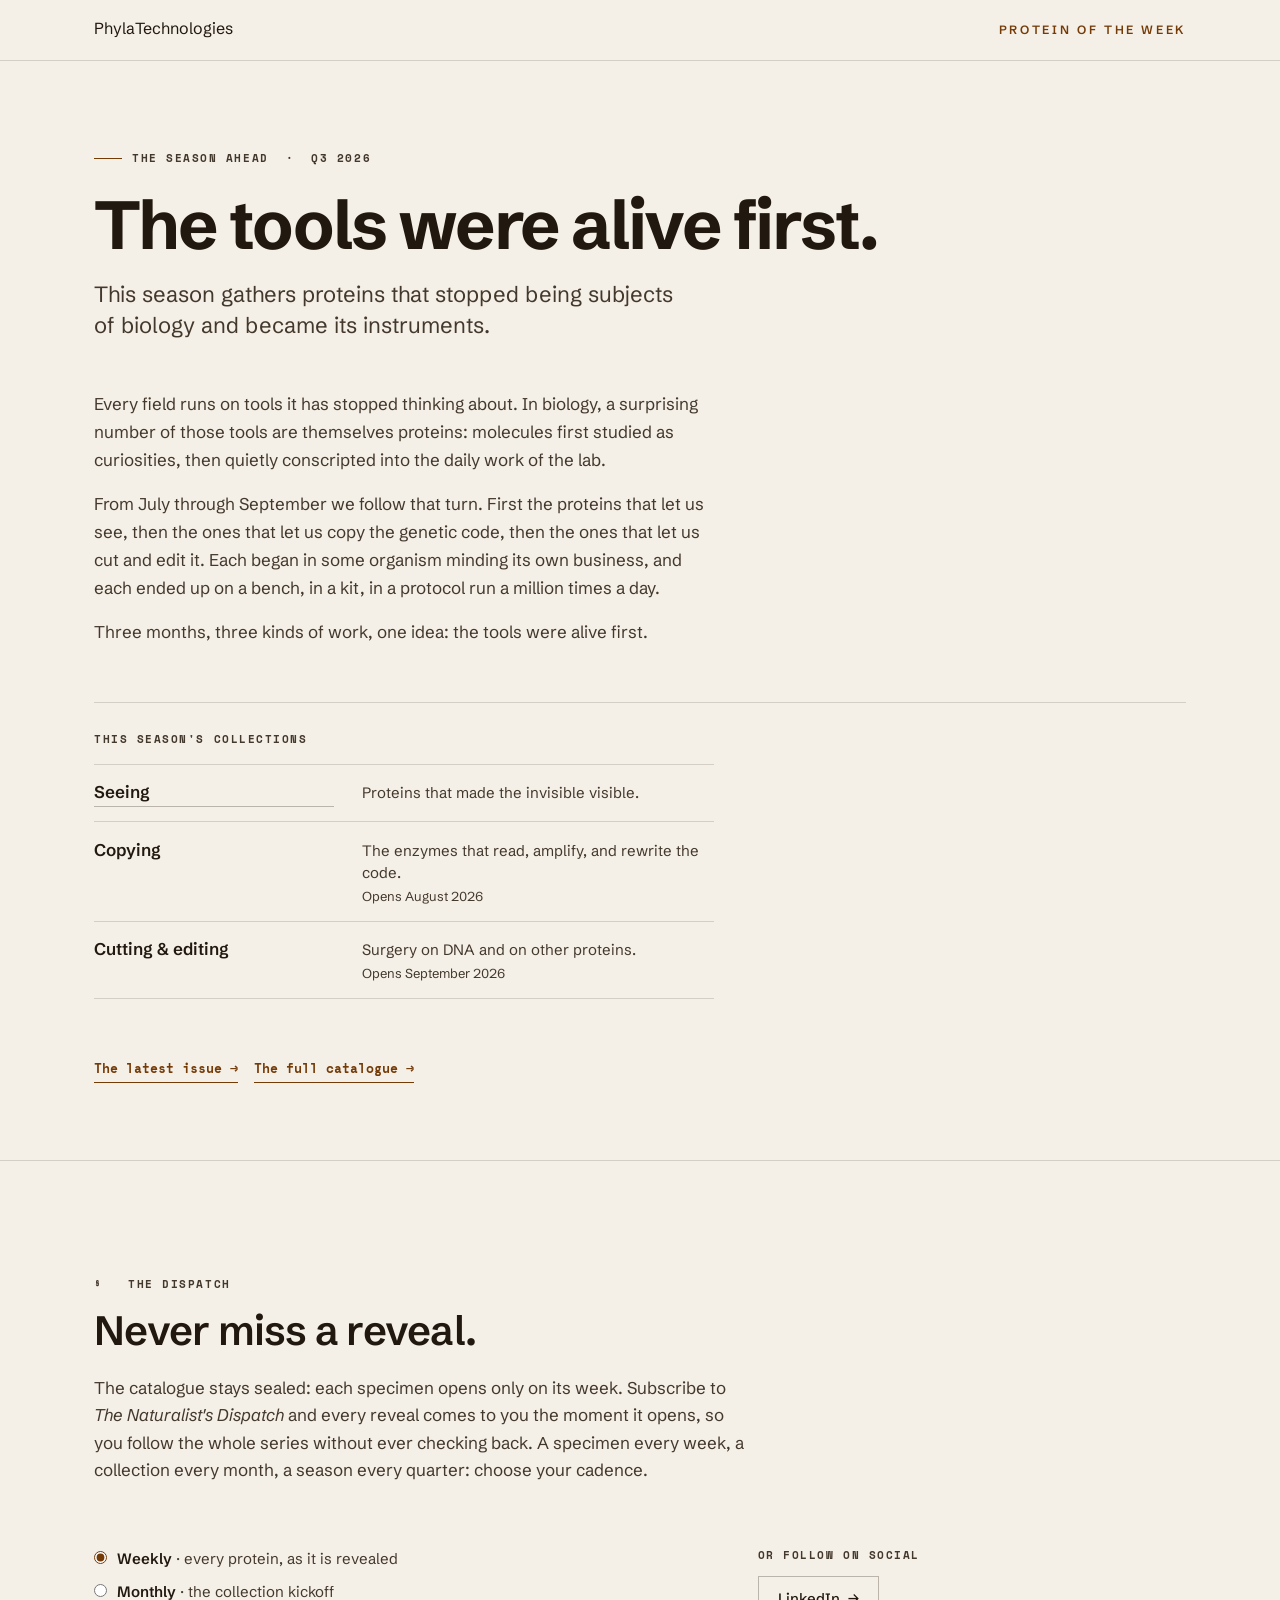
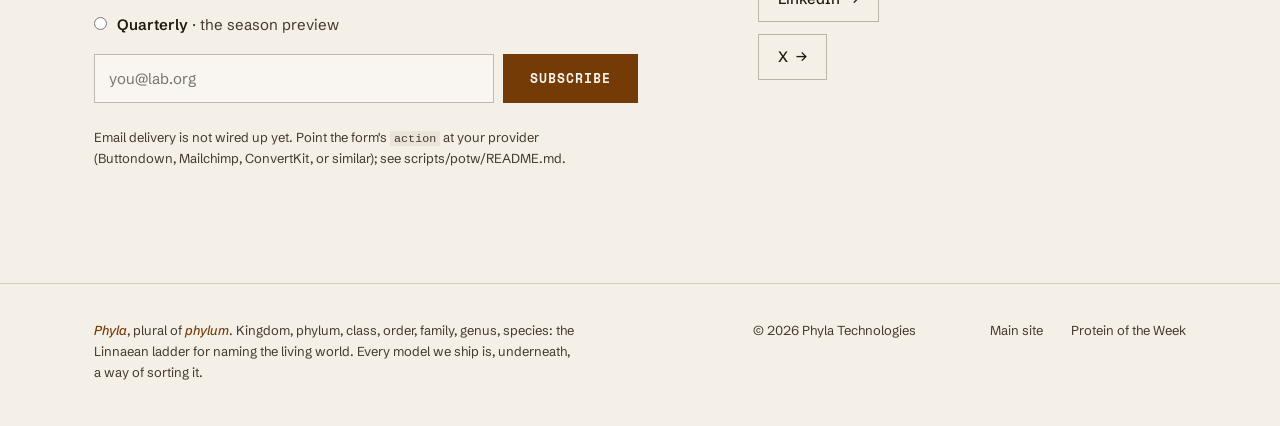
<file: potw-2026-q3.html>
<!DOCTYPE html>
<html lang="en">
<head>
  <meta charset="UTF-8">
  <meta name="viewport" content="width=device-width, initial-scale=1.0">
  <title>The Instruments: Protein of the Week, Phyla Technologies</title>
  <link rel="icon" type="image/svg+xml" href="favicon.svg">
  <meta name="description" content="This season gathers proteins that stopped being subjects of biology and became its instruments.">
  <link rel="canonical" href="https://phylatech.com/potw-2026-q3.html">
  <meta name="view-transition" content="same-origin">
  <link rel="preconnect" href="https://fonts.googleapis.com">
  <link rel="preconnect" href="https://fonts.gstatic.com" crossorigin>
  <link href="https://fonts.googleapis.com/css2?family=Familjen+Grotesk:ital,wght@0,400..700;1,400..700&family=Schibsted+Grotesk:ital,wght@0,400..800;1,400..500&family=Space+Mono:ital,wght@0,400;0,700;1,400;1,700&display=swap" rel="stylesheet">
  <link rel="stylesheet" href="styles.css">
  <style>
    .masthead { border-bottom: 1px solid var(--ink-hairline); background: var(--parchment); }
    .masthead-inner { display: flex; align-items: baseline; justify-content: space-between; gap: 1.5rem; padding-block: 1.25rem; flex-wrap: wrap; }
    .masthead .column-name { font-size: 0.75rem; font-variation-settings: "wdth" 100, "wght" 600; letter-spacing: 0.22em; text-transform: uppercase; color: var(--tannin); }

    /* === Collection / season band === */
    .collection-band { border-bottom: 1px solid var(--ink-hairline); background: var(--parchment-mid); }
    .collection-band .wrap { display: flex; flex-wrap: wrap; gap: 0.5rem 2.5rem; padding-block: 0.8rem; }
    .cb-item { display: flex; align-items: baseline; gap: 0.6rem; }
    .cb-kicker { font-size: 0.6875rem; font-variation-settings: "wdth" 100, "wght" 600; letter-spacing: 0.14em; text-transform: uppercase; color: var(--tannin); white-space: nowrap; }
    .cb-label { font-variation-settings: "wdth" 95, "wght" 600; color: var(--ink); font-size: 0.9375rem; white-space: nowrap; }
    .cb-blurb { font-size: 0.8125rem; color: var(--ink-soft); }
    a.cb-label { text-decoration: none; border-bottom: 1px solid var(--ink-hairline-strong); }
    a.cb-label:hover { color: var(--tannin); border-color: var(--tannin); }
    @media (max-width: 640px) { .cb-blurb { display: none; } }

    /* === Kickoff (announcement) page === */
    .kickoff { padding-block: clamp(3rem, 7vw, 5rem) clamp(3rem, 6vw, 5rem); }
    .kickoff .issue-line { display: inline-flex; align-items: center; gap: 0.625rem; margin-bottom: 1.5rem; flex-wrap: wrap; }
    .kickoff .issue-line::before { content: ""; display: inline-block; width: 28px; height: 1px; background: var(--tannin); }
    .kickoff h1 { font-size: clamp(2.5rem, 6vw, 4.25rem); margin-bottom: 1.25rem; max-width: 20ch; }
    .kickoff .dek { font-size: 1.375rem; line-height: 1.4; color: var(--ink-soft); max-width: 46ch; margin-bottom: clamp(2rem, 4vw, 3rem); }
    .kickoff-body { max-width: 62ch; }
    .kickoff-body p { font-size: 1.0625rem; line-height: 1.65; color: var(--ink-soft); margin-bottom: 1rem; }
    .kickoff-body p:last-child { margin-bottom: 0; }
    .kickoff-features { margin-top: clamp(2.5rem, 5vw, 3.5rem); padding-top: 1.75rem; border-top: 1px solid var(--ink-hairline); }
    .kickoff-features > .label { display: block; margin-bottom: 1rem; }
    .feature-list { list-style: none; max-width: 62ch; }
    .feat { display: grid; grid-template-columns: minmax(0, 15rem) 1fr; gap: 0.4rem 1.75rem; align-items: baseline; padding-block: 0.9rem; border-bottom: 1px solid var(--ink-hairline); }
    .feat:first-child { border-top: 1px solid var(--ink-hairline); }
    .feat-name { font-variation-settings: "wdth" 95, "wght" 600; color: var(--ink); font-size: 1.0625rem; }
    a.feat-name { text-decoration: none; border-bottom: 1px solid var(--ink-hairline-strong); }
    a.feat-name:hover { color: var(--tannin); border-color: var(--tannin); }
    .feat-note { font-size: 0.9375rem; color: var(--ink-soft); line-height: 1.5; }
    a.feat.feat-sealed { text-decoration: none; opacity: 0.7; transition: opacity 160ms ease-out; }
    a.feat.feat-sealed:hover { opacity: 1; }
    .feat-when { font-variation-settings: "wdth" 95, "wght" 600; color: var(--tannin); font-variant-numeric: tabular-nums; position: relative; padding-left: 1.15rem; }
    .feat-when::before { content: ""; position: absolute; left: 0; top: 0.2em; width: 0.72em; height: 0.72em; border: 1.5px solid var(--tannin); border-radius: 50%; opacity: 0.5; }
    .feat-opens { display: block; margin-top: 0.15rem; font-size: 0.8125rem; color: var(--ink-soft); font-variant-numeric: tabular-nums; }
    .kickoff-back { margin-top: clamp(2.5rem, 5vw, 3.5rem); }
    @media (max-width: 600px) { .feat { grid-template-columns: 1fr; gap: 0.2rem; } }

    /* === Subscribe CTA === */
    .subscribe { border-top: 1px solid var(--ink-hairline); }
    .sub-grid { display: grid; grid-template-columns: minmax(0, 1.4fr) minmax(0, 1fr); gap: clamp(2rem, 5vw, 4rem); align-items: start; }
    .sub-form { display: flex; flex-direction: column; gap: 1.1rem; max-width: 34rem; }
    .sub-cadence { display: flex; flex-direction: column; gap: 0.6rem; }
    .sub-cadence label { display: flex; align-items: baseline; gap: 0.6rem; font-size: 0.9375rem; color: var(--ink-soft); cursor: pointer; }
    .sub-cadence input { accent-color: var(--tannin); }
    .sub-cadence b { color: var(--ink); font-variation-settings: "wdth" 100, "wght" 600; }
    .sub-row { display: flex; gap: 0.6rem; flex-wrap: wrap; }
    .sub-row input[type=email] { flex: 1 1 15rem; padding: 0.75rem 0.9rem; border: 1px solid var(--ink-hairline-strong); background: var(--parchment-pale); color: var(--ink); border-radius: 0; font-size: 0.9375rem; }
    .sub-social { display: flex; flex-direction: column; gap: 0.75rem; align-items: flex-start; }
    .sub-note { margin-top: 1.5rem; font-size: 0.8125rem; color: var(--ink-soft); max-width: 62ch; }
    .sub-note code { font-family: ui-monospace, SFMono-Regular, Menlo, monospace; font-size: 0.9em; background: var(--parchment-mid); padding: 0.05em 0.35em; }
    .follow-btn { display: inline-flex; align-items: center; gap: 0.5rem; padding: 0.65rem 1.2rem; border: 1px solid var(--ink-hairline-strong); color: var(--ink); text-decoration: none; font-size: 0.9375rem; font-variation-settings: "wdth" 100, "wght" 500; transition: border-color 180ms ease-out, color 180ms ease-out; }
    .follow-btn:hover { border-color: var(--tannin); color: var(--tannin); }
    @media (max-width: 720px) { .sub-grid { grid-template-columns: 1fr; } }
  </style>
</head>
<body>
  <a href="#main" class="skip-link">Skip to main content</a>

  <header class="masthead">
    <div class="wrap masthead-inner">
      <a href="index.html" class="wordmark" aria-label="Phyla Technologies, home">
        <span class="wordmark-name">Phyla</span>
        <span class="wordmark-sub">Technologies</span>
      </a>
      <span class="column-name">Protein of the Week</span>
    </div>
  </header>

  <main id="main">
    <section class="kickoff">
      <div class="wrap">
        <span class="issue-line label">The season ahead &nbsp;&middot;&nbsp; Q3 2026</span>
        <h1 class="display">The tools were alive first.</h1>
        <p class="dek">This season gathers proteins that stopped being subjects of biology and became its instruments.</p>
        <div class="kickoff-body">
            <p>Every field runs on tools it has stopped thinking about. In biology, a surprising number of those tools are themselves proteins: molecules first studied as curiosities, then quietly conscripted into the daily work of the lab.</p>
            <p>From July through September we follow that turn. First the proteins that let us see, then the ones that let us copy the genetic code, then the ones that let us cut and edit it. Each began in some organism minding its own business, and each ended up on a bench, in a kit, in a protocol run a million times a day.</p>
            <p>Three months, three kinds of work, one idea: the tools were alive first.</p>
        </div>
        <div class="kickoff-features">
          <span class="label">This season's collections</span>
          <ol class="feature-list">
            <li class="feat"><a class="feat-name" href="potw-2026-07.html">Seeing</a><span class="feat-note">Proteins that made the invisible visible.</span></li>
            <li class="feat"><span class="feat-name">Copying</span><span class="feat-note">The enzymes that read, amplify, and rewrite the code. <span class="feat-opens">Opens August 2026</span></span></li>
            <li class="feat"><span class="feat-name">Cutting &amp; editing</span><span class="feat-note">Surgery on DNA and on other proteins. <span class="feat-opens">Opens September 2026</span></span></li>
          </ol>
        </div>
        <p class="kickoff-back"><a class="link-arrow" href="potw.html">The latest issue <span class="arrow">&rarr;</span></a> &nbsp;&nbsp; <a class="link-arrow" href="potw-catalogue.html">The full catalogue <span class="arrow">&rarr;</span></a></p>
      </div>
    </section>

    <section class="subscribe" id="subscribe">
      <div class="wrap">
        <div class="section-head">
          <span class="label">&sect; &nbsp; The dispatch</span>
          <h2 class="headline">Never miss a reveal.</h2>
          <p class="body">The catalogue stays sealed: each specimen opens only on its week. Subscribe to <em>The Naturalist's Dispatch</em> and every reveal comes to you the moment it opens, so you follow the whole series without ever checking back. A specimen every week, a collection every month, a season every quarter: choose your cadence.</p>
        </div>
        <div class="sub-grid">
          <form class="sub-form" method="post" action="https://example.com/REPLACE-WITH-YOUR-EMAIL-ENDPOINT" target="_blank" rel="noopener noreferrer">
            <div class="sub-cadence">
              <label><input type="radio" name="cadence" value="weekly" checked> <span><b>Weekly</b> &middot; every protein, as it is revealed</span></label>
              <label><input type="radio" name="cadence" value="monthly"> <span><b>Monthly</b> &middot; the collection kickoff</span></label>
              <label><input type="radio" name="cadence" value="quarterly"> <span><b>Quarterly</b> &middot; the season preview</span></label>
            </div>
            <div class="sub-row">
              <input type="email" name="email" placeholder="you@lab.org" aria-label="Email address" required>
              <button class="btn-primary" type="submit">Subscribe</button>
            </div>
          </form>
          <div class="sub-social">
            <span class="label">Or follow on social</span>
            <a class="follow-btn" href="https://www.linkedin.com/company/phylatech" target="_blank" rel="noopener noreferrer"><span>LinkedIn</span><span aria-hidden="true">&rarr;</span></a>
            <a class="follow-btn" href="https://x.com/phylatech" target="_blank" rel="noopener noreferrer"><span>X</span><span aria-hidden="true">&rarr;</span></a>
          </div>
        </div>
        <p class="sub-note">Email delivery is not wired up yet. Point the form's <code>action</code> at your provider (Buttondown, Mailchimp, ConvertKit, or similar); see scripts/potw/README.md.</p>
      </div>
    </section>
  </main>

  <footer class="site-footer">
    <div class="wrap footer-inner">
      <div class="footer-etymology">
        <em>Phyla</em>, plural of <em>phylum</em>. Kingdom, phylum, class, order, family, genus, species: the Linnaean ladder for naming the living world. Every model we ship is, underneath, a way of sorting it.
      </div>
      <div class="footer-meta">&copy; 2026 Phyla Technologies</div>
      <div class="footer-links">
        <a href="index.html">Main site</a>
        <a href="potw.html">Protein of the Week</a>
      </div>
    </div>
  </footer>

  <script>
    /* Sealed teasers: turn the opening date into a relative countdown. */
    (function () {
      var els = document.querySelectorAll('.feat-when[data-reveal]');
      if (!els.length) return;
      var today = new Date(); today.setHours(0, 0, 0, 0);
      els.forEach(function (el) {
        var iso = (el.getAttribute('data-reveal') || '').split('-');
        if (iso.length !== 3) return;
        var d = new Date(+iso[0], +iso[1] - 1, +iso[2]); d.setHours(0, 0, 0, 0);
        var days = Math.round((d - today) / 86400000);
        if (days > 1) el.textContent = 'Opens in ' + days + ' days';
        else if (days === 1) el.textContent = 'Opens tomorrow';
        else if (days === 0) el.textContent = 'Opens today';
      });
    })();
  </script>
  <!-- GSAP (vendored locally, no CDN dependency) drives the shared header shrink -->
  <script src="vendor/gsap.min.js"></script>
  <script src="vendor/ScrollTrigger.min.js"></script>
  <script src="header-scroll.js"></script>
</body>
</html>
</file>
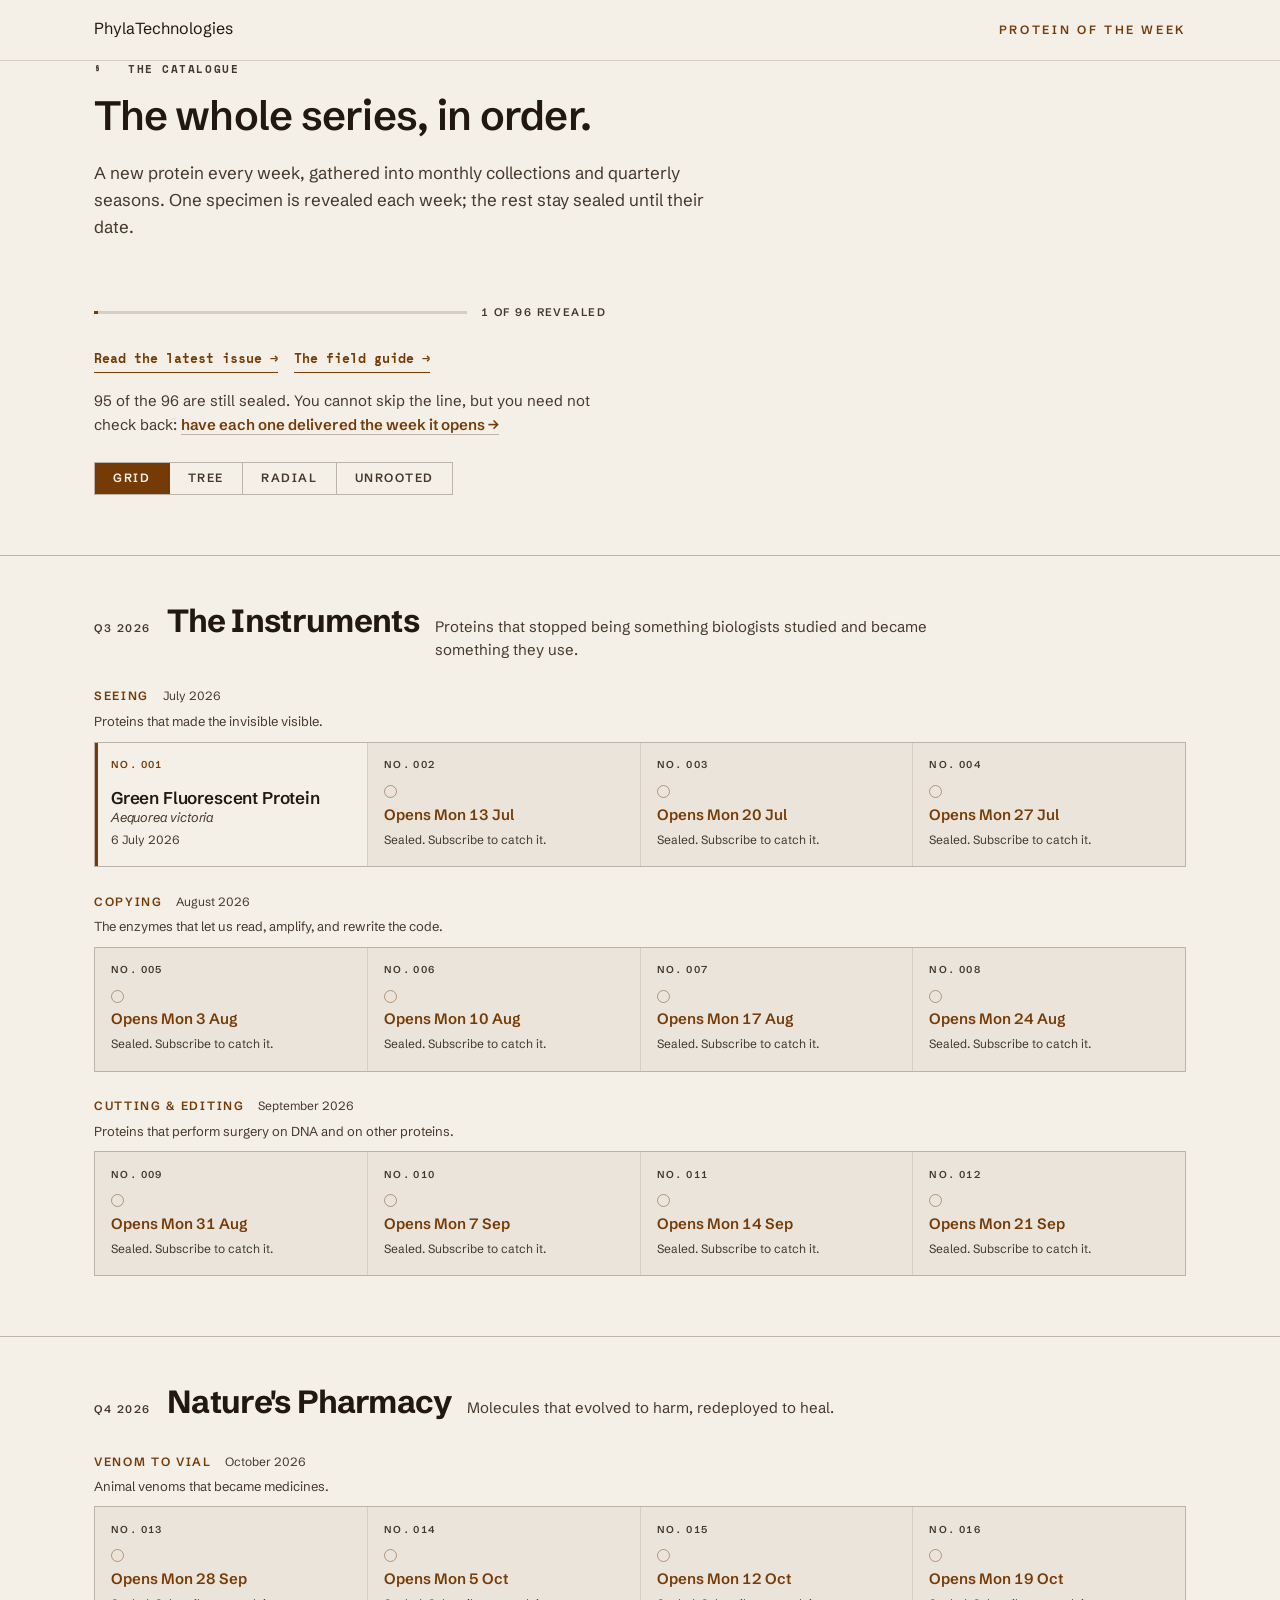
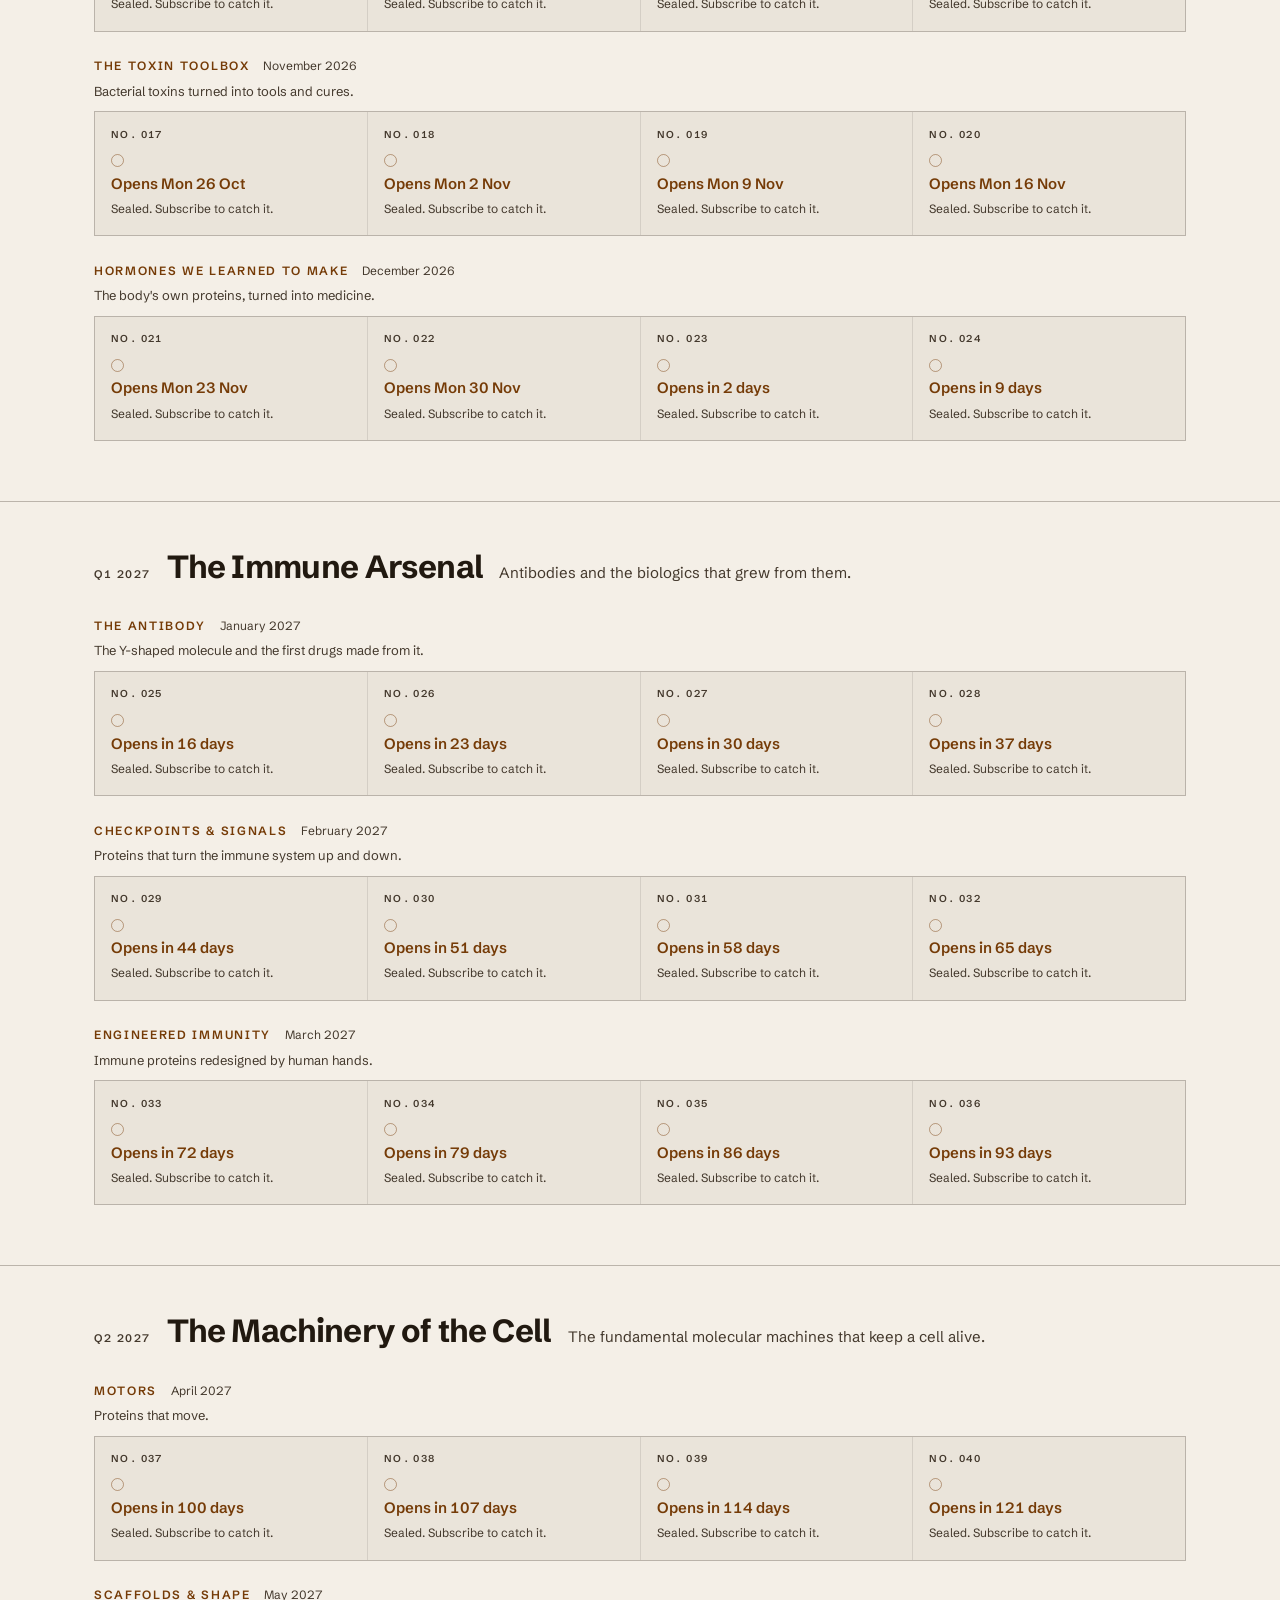
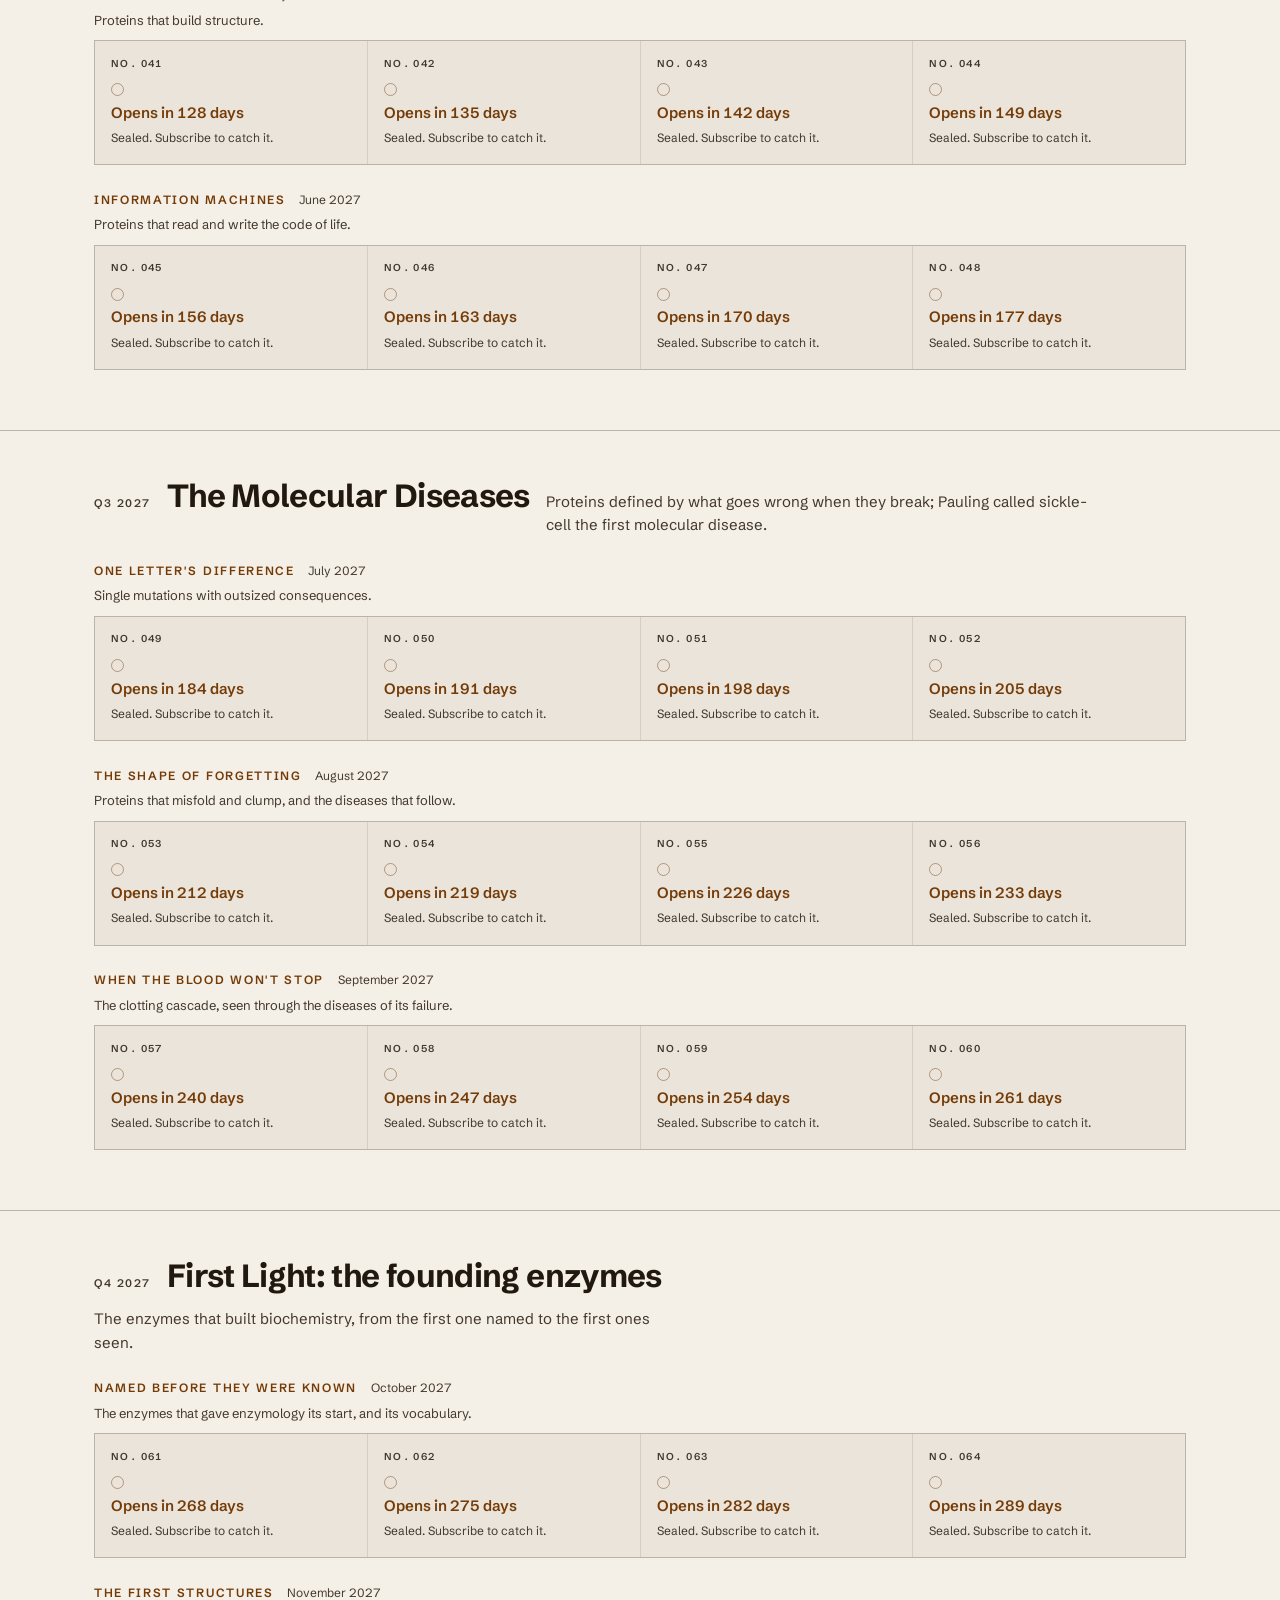
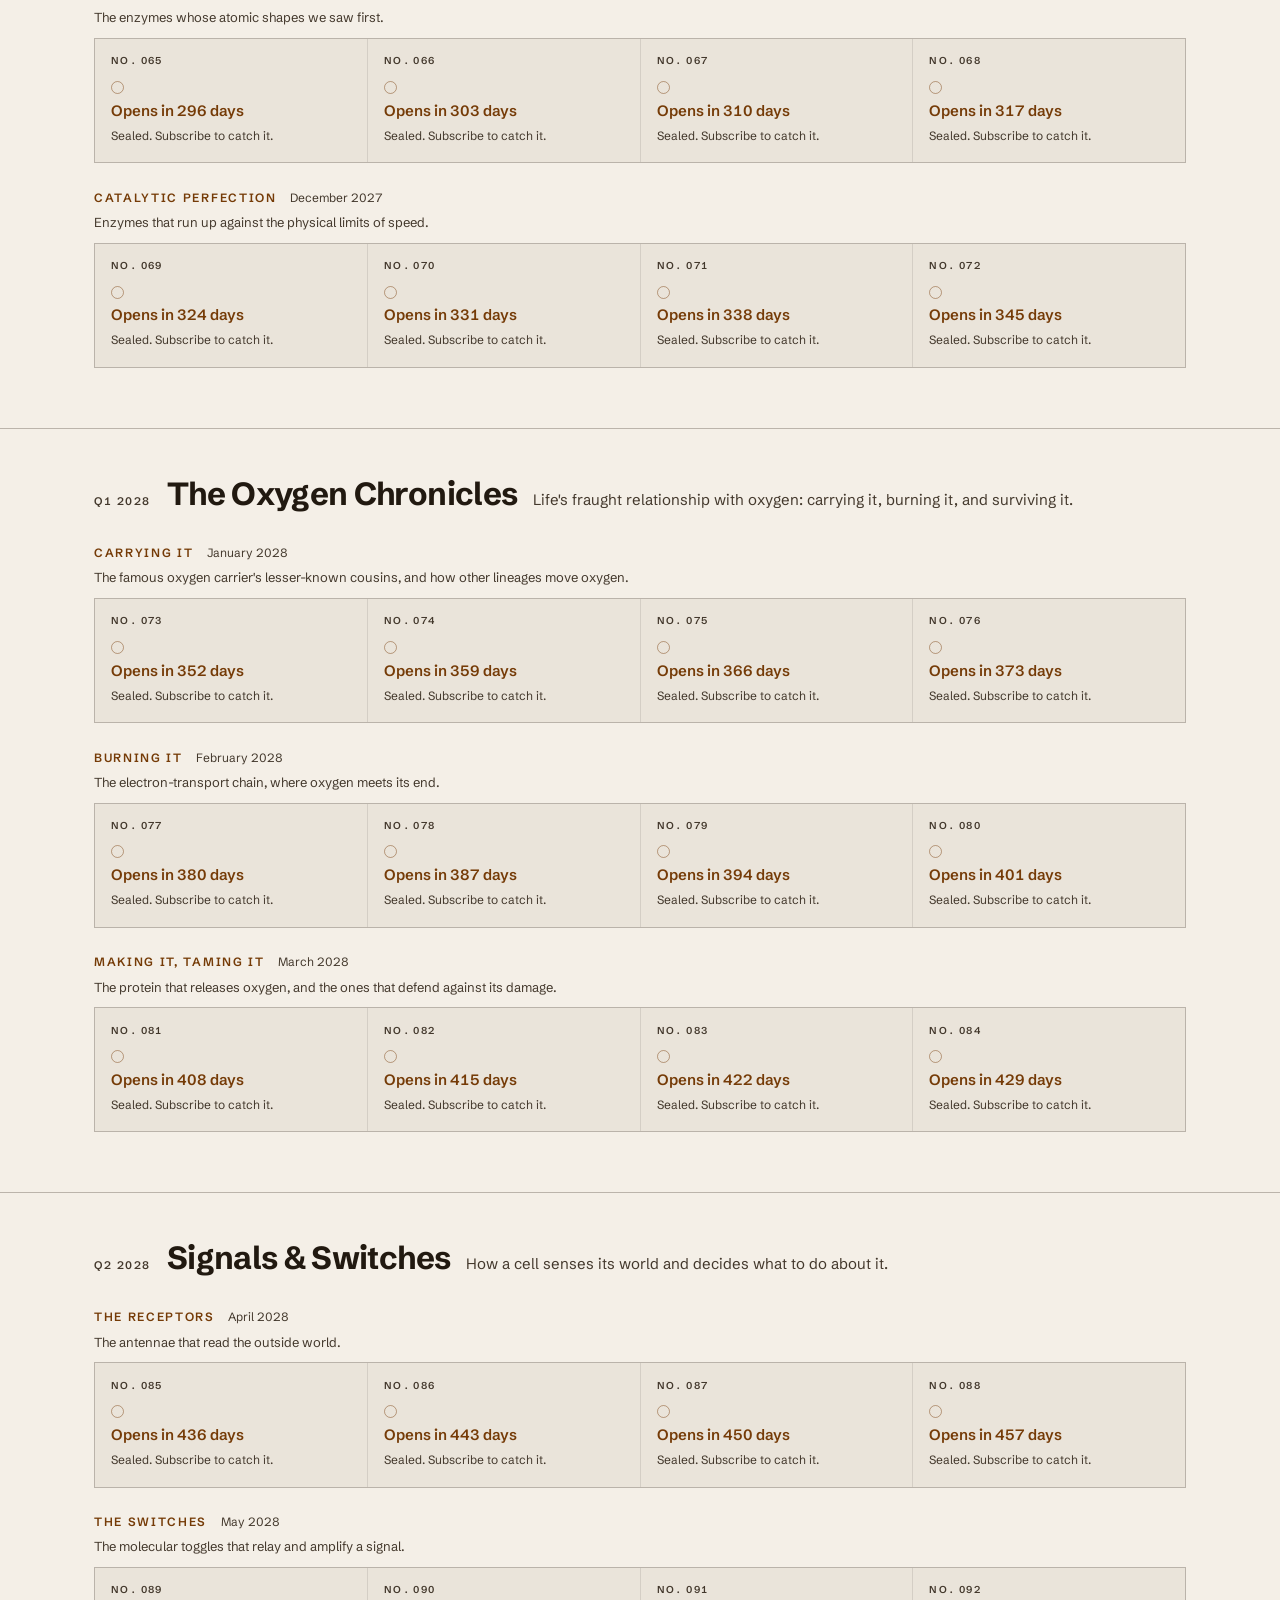
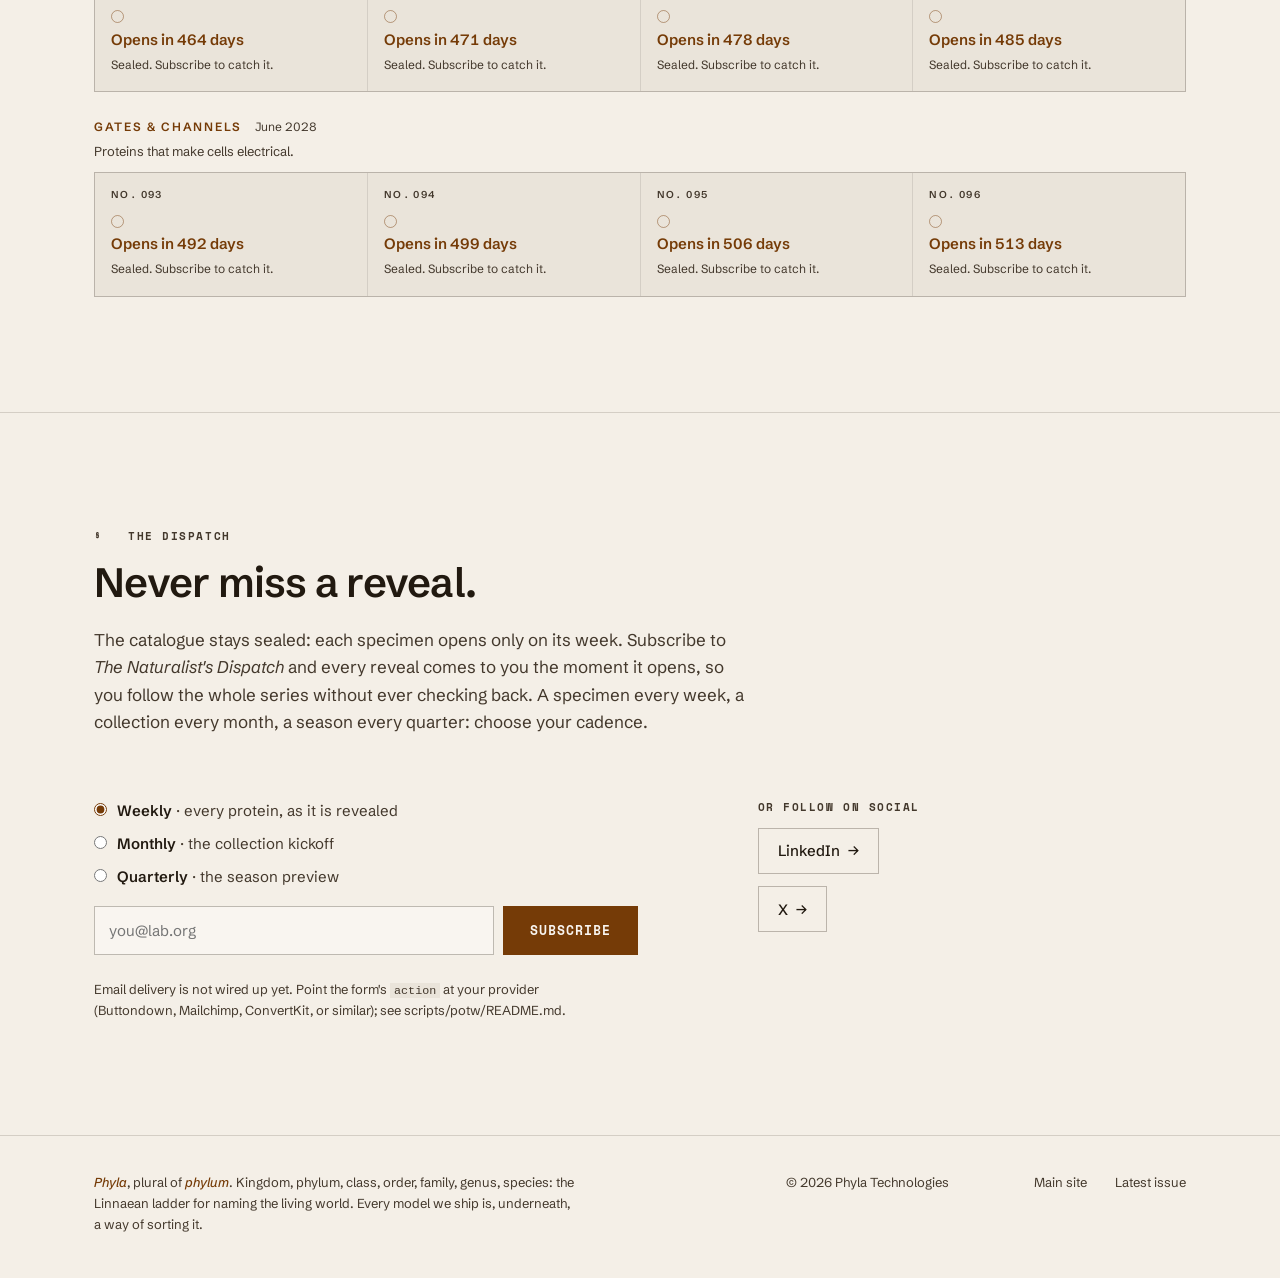
<file: potw-catalogue.html>
<!DOCTYPE html>
<html lang="en">
<head>
  <meta charset="UTF-8">
  <meta name="viewport" content="width=device-width, initial-scale=1.0">
  <title>The catalogue: Protein of the Week, Phyla Technologies</title>
  <link rel="icon" type="image/svg+xml" href="favicon.svg">
  <meta name="description" content="The full Protein of the Week series: a protein every week, gathered into monthly collections and quarterly seasons. One is revealed each week.">
  <meta name="view-transition" content="same-origin">
  <link rel="preconnect" href="https://fonts.googleapis.com">
  <link rel="preconnect" href="https://fonts.gstatic.com" crossorigin>
  <link href="https://fonts.googleapis.com/css2?family=Familjen+Grotesk:ital,wght@0,400..700;1,400..700&family=Schibsted+Grotesk:ital,wght@0,400..800;1,400..500&family=Space+Mono:ital,wght@0,400;0,700;1,400;1,700&display=swap" rel="stylesheet">
  <link rel="stylesheet" href="styles.css">
  <style>
    .masthead { border-bottom: 1px solid var(--ink-hairline); background: var(--parchment); }
    .masthead-inner { display: flex; align-items: baseline; justify-content: space-between; gap: 1.5rem; padding-block: 1.25rem; flex-wrap: wrap; }
    .masthead .column-name { font-size: 0.75rem; font-variation-settings: "wdth" 100, "wght" 600; letter-spacing: 0.22em; text-transform: uppercase; color: var(--tannin); }

    /* === Catalogue (browse the whole series) === */
    .catalogue .cat-progress { display: flex; align-items: center; gap: 0.9rem; margin-top: 1.5rem; max-width: 32rem; }
    .cat-progress-track { flex: 1; height: 3px; background: var(--ink-hairline); position: relative; }
    .cat-progress-fill { position: absolute; inset: 0 auto 0 0; background: var(--tannin); }
    .cat-progress-label { font-size: 0.6875rem; font-variation-settings: "wght" 600; letter-spacing: 0.13em; text-transform: uppercase; color: var(--ink-soft); font-variant-numeric: tabular-nums; white-space: nowrap; }
    .cat-latest { margin-top: 1.5rem; }
    .cat-hook { margin-top: 1rem; font-size: 0.9375rem; color: var(--ink-soft); max-width: 60ch; }
    .cat-hook a { color: var(--tannin); text-decoration: none; border-bottom: 1px solid var(--ink-hairline-strong); font-variation-settings: "wght" 600; }
    .cat-hook a:hover { border-color: var(--tannin); }
    .cat-season { border-top: 1px solid var(--ink-hairline-strong); margin-top: clamp(2.5rem, 5vw, 3.75rem); padding-top: clamp(1.75rem, 4vw, 2.5rem); }
    .cat-season-head { display: flex; flex-wrap: wrap; align-items: baseline; gap: 0.4rem 1rem; margin-bottom: 0.35rem; }
    .cat-season-kicker { font-size: 0.6875rem; font-variation-settings: "wght" 600; letter-spacing: 0.14em; text-transform: uppercase; color: var(--ink-soft); font-variant-numeric: tabular-nums; }
    .cat-season-name { font-variation-settings: "wdth" 95, "wght" 700; font-size: clamp(1.5rem, 3vw, 2rem); letter-spacing: -0.02em; color: var(--ink); text-decoration: none; }
    a.cat-season-name:hover { color: var(--tannin); }
    .cat-season-blurb { flex-basis: 100%; font-size: 0.9375rem; color: var(--ink-soft); max-width: 62ch; }
    .cat-collection { margin-top: 1.6rem; }
    .cat-collection-head { display: flex; flex-wrap: wrap; align-items: baseline; gap: 0.3rem 0.85rem; margin-bottom: 0.65rem; }
    .cat-collection-name { font-size: 0.75rem; font-variation-settings: "wght" 600; letter-spacing: 0.14em; text-transform: uppercase; color: var(--tannin); text-decoration: none; }
    a.cat-collection-name { border-bottom: 1px solid transparent; }
    a.cat-collection-name:hover { border-color: var(--tannin); }
    .cat-collection-month { font-size: 0.75rem; color: var(--ink-soft); font-variant-numeric: tabular-nums; }
    .cat-collection-blurb { flex-basis: 100%; font-size: 0.8125rem; color: var(--ink-soft); }
    .cat-grid { display: grid; grid-template-columns: repeat(4, 1fr); gap: 1px; background: var(--ink-hairline); border: 1px solid var(--ink-hairline); }
    @media (max-width: 760px) { .cat-grid { grid-template-columns: repeat(2, 1fr); } }
    @media (max-width: 440px) { .cat-grid { grid-template-columns: 1fr; } }
    .cat-cell { display: flex; flex-direction: column; min-height: 118px; padding: 0.9rem 1rem 1.05rem; background: var(--parchment); text-decoration: none; color: inherit; }
    .cat-no { font-size: 0.625rem; font-variation-settings: "wght" 600; letter-spacing: 0.14em; text-transform: uppercase; color: var(--ink-soft); font-variant-numeric: tabular-nums; }
    .cat-body { margin-top: auto; display: flex; flex-direction: column; gap: 0.3rem; padding-top: 0.75rem; }
    .cat-name { font-variation-settings: "wdth" 95, "wght" 600; font-size: 1.0625rem; letter-spacing: -0.01em; color: var(--ink); line-height: 1.2; }
    .cat-org { display: block; font-style: italic; font-variation-settings: "wdth" 95, "wght" 400; font-size: 0.8125rem; color: var(--ink-soft); margin-top: 0.15rem; }
    .cat-date { font-size: 0.75rem; color: var(--ink-soft); font-variant-numeric: tabular-nums; }
    a.cat-cell.is-live { transition: background 160ms ease-out; }
    a.cat-cell.is-live:hover { background: var(--parchment-pale); }
    a.cat-cell.is-live:hover .cat-name { color: var(--tannin); }
    .cat-cell.is-current { box-shadow: inset 3px 0 0 var(--tannin); }
    .cat-cell.is-current .cat-no { color: var(--tannin); }
    .cat-cell.is-sealed { background: var(--parchment-mid); }
    a.cat-cell.is-sealed { transition: background 160ms ease-out; }
    a.cat-cell.is-sealed:hover { background: var(--parchment-deep); }
    a.cat-cell.is-sealed:hover .cat-sealed-note { color: var(--tannin); }
    .cat-seal { width: 13px; height: 13px; border-radius: 50%; border: 1.5px solid var(--tannin); opacity: 0.45; }
    .cat-when { font-variation-settings: "wdth" 95, "wght" 600; font-size: 0.9375rem; color: var(--tannin); font-variant-numeric: tabular-nums; }
    .cat-sealed-note { font-size: 0.75rem; color: var(--ink-soft); transition: color 160ms ease-out; }
    .cat-cell.is-preview-sealed { border: 1px dashed var(--ink-hairline-strong); }
    .cat-preview-banner { background: var(--tannin); color: var(--parchment-pale); text-align: center; font-size: 0.8125rem; font-variation-settings: "wght" 600; letter-spacing: 0.04em; padding: 0.55rem 1rem; }

    /* === Catalogue view toggle + classification tree === */
    .cat-viewtabs { display: inline-flex; border: 1px solid var(--ink-hairline-strong); margin-top: 1.6rem; }
    .cat-tab { padding: 0.4rem 1.15rem; font-size: 0.75rem; font-variation-settings: "wght" 600; letter-spacing: 0.12em; text-transform: uppercase; color: var(--ink-soft); border-right: 1px solid var(--ink-hairline-strong); background: var(--parchment); transition: background 160ms ease-out, color 160ms ease-out; }
    .cat-tab:last-child { border-right: none; }
    .cat-tab.is-active { background: var(--tannin); color: var(--parchment-pale); }
    .cat-panel[hidden] { display: none; }
    .tree-scroll { overflow-x: auto; margin-top: 1.75rem; border: 1px solid var(--ink-hairline); background: var(--parchment-pale); padding: 1.25rem 0.75rem; }
    .tree-svg { display: block; width: 100%; min-width: 760px; height: auto; }
    .tree-scroll-radial { overflow-x: hidden; padding: 1rem; }
    .tree-radial { display: block; width: 100%; max-width: 640px; height: auto; margin-inline: auto; }
    .tree-radial a { text-decoration: none; }
    .tree-radial a:hover .tree-leaf { fill: var(--tannin-deep); text-decoration: underline; }
    .tree-phylo { display: block; width: 100%; max-width: 680px; height: auto; margin-inline: auto; }
    .tree-phylo a { text-decoration: none; }
    .tree-phylo a:hover .tree-leaf { fill: var(--tannin-deep); text-decoration: underline; }
    .phylo-key { list-style: none; display: flex; flex-wrap: wrap; gap: 0.5rem 1.4rem; margin: 1.25rem 0 0; padding: 0; }
    .phylo-key-item { display: inline-flex; align-items: center; gap: 0.45rem; font-size: 0.8125rem; color: var(--ink-soft); }
    .phylo-key-dot { width: 11px; height: 11px; border-radius: 50%; flex: none; }
    .tree-root { font-variation-settings: "wght" 600; font-size: 10px; letter-spacing: 0.14em; fill: var(--ink-soft); }
    .tree-season { font-variation-settings: "wdth" 95, "wght" 600; font-size: 12px; fill: var(--tannin); }
    .tree-coll { font-variation-settings: "wght" 600; font-size: 9px; letter-spacing: 0.1em; fill: var(--ink-soft); }
    .tree-leaf { font-style: italic; font-variation-settings: "wdth" 95, "wght" 400; font-size: 11px; fill: var(--tannin); }
    .tree-svg a { text-decoration: none; }
    .tree-svg a:hover .tree-leaf { fill: var(--tannin-deep); text-decoration: underline; }
    .tree-note { margin-top: 1.1rem; font-size: 0.875rem; line-height: 1.55; color: var(--ink-soft); max-width: 64ch; }

    /* === Subscribe CTA === */
    .subscribe { border-top: 1px solid var(--ink-hairline); }
    .sub-grid { display: grid; grid-template-columns: minmax(0, 1.4fr) minmax(0, 1fr); gap: clamp(2rem, 5vw, 4rem); align-items: start; }
    .sub-form { display: flex; flex-direction: column; gap: 1.1rem; max-width: 34rem; }
    .sub-cadence { display: flex; flex-direction: column; gap: 0.6rem; }
    .sub-cadence label { display: flex; align-items: baseline; gap: 0.6rem; font-size: 0.9375rem; color: var(--ink-soft); cursor: pointer; }
    .sub-cadence input { accent-color: var(--tannin); }
    .sub-cadence b { color: var(--ink); font-variation-settings: "wdth" 100, "wght" 600; }
    .sub-row { display: flex; gap: 0.6rem; flex-wrap: wrap; }
    .sub-row input[type=email] { flex: 1 1 15rem; padding: 0.75rem 0.9rem; border: 1px solid var(--ink-hairline-strong); background: var(--parchment-pale); color: var(--ink); border-radius: 0; font-size: 0.9375rem; }
    .sub-social { display: flex; flex-direction: column; gap: 0.75rem; align-items: flex-start; }
    .sub-note { margin-top: 1.5rem; font-size: 0.8125rem; color: var(--ink-soft); max-width: 62ch; }
    .sub-note code { font-family: ui-monospace, SFMono-Regular, Menlo, monospace; font-size: 0.9em; background: var(--parchment-mid); padding: 0.05em 0.35em; }
    .follow-btn { display: inline-flex; align-items: center; gap: 0.5rem; padding: 0.65rem 1.2rem; border: 1px solid var(--ink-hairline-strong); color: var(--ink); text-decoration: none; font-size: 0.9375rem; font-variation-settings: "wdth" 100, "wght" 500; transition: border-color 180ms ease-out, color 180ms ease-out; }
    .follow-btn:hover { border-color: var(--tannin); color: var(--tannin); }
    @media (max-width: 720px) { .sub-grid { grid-template-columns: 1fr; } }
  </style>
</head>
<body>
  <a href="#main" class="skip-link">Skip to main content</a>

  <header class="masthead">
    <div class="wrap masthead-inner">
      <a href="index.html" class="wordmark" aria-label="Phyla Technologies, home">
        <span class="wordmark-name">Phyla</span>
        <span class="wordmark-sub">Technologies</span>
      </a>
      <a class="column-name" href="potw.html" style="text-decoration: none;">Protein of the Week</a>
    </div>
  </header>

  <main id="main">
    <section class="catalogue">
      <div class="wrap">
        <div class="section-head">
          <span class="label">&sect; &nbsp; The catalogue</span>
          <h2 class="headline">The whole series, in order.</h2>
          <p class="body">A new protein every week, gathered into monthly collections and quarterly seasons. One specimen is revealed each week; the rest stay sealed until their date.</p>
        </div>
        <div class="cat-progress"><span class="cat-progress-track"><span class="cat-progress-fill" style="width: 1%"></span></span><span class="cat-progress-label">1 of 96 revealed</span></div>
        <p class="cat-latest"><a class="link-arrow" href="potw.html">Read the latest issue <span class="arrow">&rarr;</span></a> &nbsp;&nbsp; <a class="link-arrow" href="potw-field-guide.html">The field guide <span class="arrow">&rarr;</span></a></p>
        <p class="cat-hook">95 of the 96 are still sealed. You cannot skip the line, but you need not check back: <a href="#subscribe">have each one delivered the week it opens &rarr;</a></p>
        <div class="cat-viewtabs" role="tablist" aria-label="Catalogue view">
          <button class="cat-tab is-active" type="button" data-view="grid" role="tab" aria-selected="true">Grid</button>
          <button class="cat-tab" type="button" data-view="tree" role="tab" aria-selected="false">Tree</button>
          <button class="cat-tab" type="button" data-view="radial" role="tab" aria-selected="false">Radial</button>
          <button class="cat-tab" type="button" data-view="unrooted" role="tab" aria-selected="false">Unrooted</button>
        </div>
      </div>
      <div class="cat-panel" data-panel="grid">
      <div class="cat-season">
        <div class="wrap">
          <div class="cat-season-head"><span class="cat-season-kicker">Q3 2026</span><a class="cat-season-name" href="potw-2026-q3.html">The Instruments</a><span class="cat-season-blurb">Proteins that stopped being something biologists studied and became something they use.</span></div>
        <div class="cat-collection">
          <div class="cat-collection-head"><a class="cat-collection-name" href="potw-2026-07.html">Seeing</a><span class="cat-collection-month">July 2026</span><span class="cat-collection-blurb">Proteins that made the invisible visible.</span></div>
          <div class="cat-grid">
            <a class="cat-cell is-live is-current" href="potw.html"><span class="cat-no">No. 001</span><span class="cat-body"><span class="cat-name">Green Fluorescent Protein<span class="cat-org">Aequorea victoria</span></span><span class="cat-date">6 July 2026</span></span></a>
            <a class="cat-cell is-sealed" href="#subscribe"><span class="cat-no">No. 002</span><span class="cat-body"><span class="cat-seal" aria-hidden="true"></span><span class="cat-when" data-reveal="2026-07-13">Opens Mon 13 Jul</span><span class="cat-sealed-note">Sealed. Subscribe to catch it.</span></span></a>
            <a class="cat-cell is-sealed" href="#subscribe"><span class="cat-no">No. 003</span><span class="cat-body"><span class="cat-seal" aria-hidden="true"></span><span class="cat-when" data-reveal="2026-07-20">Opens Mon 20 Jul</span><span class="cat-sealed-note">Sealed. Subscribe to catch it.</span></span></a>
            <a class="cat-cell is-sealed" href="#subscribe"><span class="cat-no">No. 004</span><span class="cat-body"><span class="cat-seal" aria-hidden="true"></span><span class="cat-when" data-reveal="2026-07-27">Opens Mon 27 Jul</span><span class="cat-sealed-note">Sealed. Subscribe to catch it.</span></span></a>
          </div>
        </div>
        <div class="cat-collection">
          <div class="cat-collection-head"><span class="cat-collection-name">Copying</span><span class="cat-collection-month">August 2026</span><span class="cat-collection-blurb">The enzymes that let us read, amplify, and rewrite the code.</span></div>
          <div class="cat-grid">
            <a class="cat-cell is-sealed" href="#subscribe"><span class="cat-no">No. 005</span><span class="cat-body"><span class="cat-seal" aria-hidden="true"></span><span class="cat-when" data-reveal="2026-08-03">Opens Mon 3 Aug</span><span class="cat-sealed-note">Sealed. Subscribe to catch it.</span></span></a>
            <a class="cat-cell is-sealed" href="#subscribe"><span class="cat-no">No. 006</span><span class="cat-body"><span class="cat-seal" aria-hidden="true"></span><span class="cat-when" data-reveal="2026-08-10">Opens Mon 10 Aug</span><span class="cat-sealed-note">Sealed. Subscribe to catch it.</span></span></a>
            <a class="cat-cell is-sealed" href="#subscribe"><span class="cat-no">No. 007</span><span class="cat-body"><span class="cat-seal" aria-hidden="true"></span><span class="cat-when" data-reveal="2026-08-17">Opens Mon 17 Aug</span><span class="cat-sealed-note">Sealed. Subscribe to catch it.</span></span></a>
            <a class="cat-cell is-sealed" href="#subscribe"><span class="cat-no">No. 008</span><span class="cat-body"><span class="cat-seal" aria-hidden="true"></span><span class="cat-when" data-reveal="2026-08-24">Opens Mon 24 Aug</span><span class="cat-sealed-note">Sealed. Subscribe to catch it.</span></span></a>
          </div>
        </div>
        <div class="cat-collection">
          <div class="cat-collection-head"><span class="cat-collection-name">Cutting &amp; editing</span><span class="cat-collection-month">September 2026</span><span class="cat-collection-blurb">Proteins that perform surgery on DNA and on other proteins.</span></div>
          <div class="cat-grid">
            <a class="cat-cell is-sealed" href="#subscribe"><span class="cat-no">No. 009</span><span class="cat-body"><span class="cat-seal" aria-hidden="true"></span><span class="cat-when" data-reveal="2026-08-31">Opens Mon 31 Aug</span><span class="cat-sealed-note">Sealed. Subscribe to catch it.</span></span></a>
            <a class="cat-cell is-sealed" href="#subscribe"><span class="cat-no">No. 010</span><span class="cat-body"><span class="cat-seal" aria-hidden="true"></span><span class="cat-when" data-reveal="2026-09-07">Opens Mon 7 Sep</span><span class="cat-sealed-note">Sealed. Subscribe to catch it.</span></span></a>
            <a class="cat-cell is-sealed" href="#subscribe"><span class="cat-no">No. 011</span><span class="cat-body"><span class="cat-seal" aria-hidden="true"></span><span class="cat-when" data-reveal="2026-09-14">Opens Mon 14 Sep</span><span class="cat-sealed-note">Sealed. Subscribe to catch it.</span></span></a>
            <a class="cat-cell is-sealed" href="#subscribe"><span class="cat-no">No. 012</span><span class="cat-body"><span class="cat-seal" aria-hidden="true"></span><span class="cat-when" data-reveal="2026-09-21">Opens Mon 21 Sep</span><span class="cat-sealed-note">Sealed. Subscribe to catch it.</span></span></a>
          </div>
        </div>
        </div>
      </div>
      <div class="cat-season">
        <div class="wrap">
          <div class="cat-season-head"><span class="cat-season-kicker">Q4 2026</span><span class="cat-season-name">Nature&#x27;s Pharmacy</span><span class="cat-season-blurb">Molecules that evolved to harm, redeployed to heal.</span></div>
        <div class="cat-collection">
          <div class="cat-collection-head"><span class="cat-collection-name">Venom to vial</span><span class="cat-collection-month">October 2026</span><span class="cat-collection-blurb">Animal venoms that became medicines.</span></div>
          <div class="cat-grid">
            <a class="cat-cell is-sealed" href="#subscribe"><span class="cat-no">No. 013</span><span class="cat-body"><span class="cat-seal" aria-hidden="true"></span><span class="cat-when" data-reveal="2026-09-28">Opens Mon 28 Sep</span><span class="cat-sealed-note">Sealed. Subscribe to catch it.</span></span></a>
            <a class="cat-cell is-sealed" href="#subscribe"><span class="cat-no">No. 014</span><span class="cat-body"><span class="cat-seal" aria-hidden="true"></span><span class="cat-when" data-reveal="2026-10-05">Opens Mon 5 Oct</span><span class="cat-sealed-note">Sealed. Subscribe to catch it.</span></span></a>
            <a class="cat-cell is-sealed" href="#subscribe"><span class="cat-no">No. 015</span><span class="cat-body"><span class="cat-seal" aria-hidden="true"></span><span class="cat-when" data-reveal="2026-10-12">Opens Mon 12 Oct</span><span class="cat-sealed-note">Sealed. Subscribe to catch it.</span></span></a>
            <a class="cat-cell is-sealed" href="#subscribe"><span class="cat-no">No. 016</span><span class="cat-body"><span class="cat-seal" aria-hidden="true"></span><span class="cat-when" data-reveal="2026-10-19">Opens Mon 19 Oct</span><span class="cat-sealed-note">Sealed. Subscribe to catch it.</span></span></a>
          </div>
        </div>
        <div class="cat-collection">
          <div class="cat-collection-head"><span class="cat-collection-name">The toxin toolbox</span><span class="cat-collection-month">November 2026</span><span class="cat-collection-blurb">Bacterial toxins turned into tools and cures.</span></div>
          <div class="cat-grid">
            <a class="cat-cell is-sealed" href="#subscribe"><span class="cat-no">No. 017</span><span class="cat-body"><span class="cat-seal" aria-hidden="true"></span><span class="cat-when" data-reveal="2026-10-26">Opens Mon 26 Oct</span><span class="cat-sealed-note">Sealed. Subscribe to catch it.</span></span></a>
            <a class="cat-cell is-sealed" href="#subscribe"><span class="cat-no">No. 018</span><span class="cat-body"><span class="cat-seal" aria-hidden="true"></span><span class="cat-when" data-reveal="2026-11-02">Opens Mon 2 Nov</span><span class="cat-sealed-note">Sealed. Subscribe to catch it.</span></span></a>
            <a class="cat-cell is-sealed" href="#subscribe"><span class="cat-no">No. 019</span><span class="cat-body"><span class="cat-seal" aria-hidden="true"></span><span class="cat-when" data-reveal="2026-11-09">Opens Mon 9 Nov</span><span class="cat-sealed-note">Sealed. Subscribe to catch it.</span></span></a>
            <a class="cat-cell is-sealed" href="#subscribe"><span class="cat-no">No. 020</span><span class="cat-body"><span class="cat-seal" aria-hidden="true"></span><span class="cat-when" data-reveal="2026-11-16">Opens Mon 16 Nov</span><span class="cat-sealed-note">Sealed. Subscribe to catch it.</span></span></a>
          </div>
        </div>
        <div class="cat-collection">
          <div class="cat-collection-head"><span class="cat-collection-name">Hormones we learned to make</span><span class="cat-collection-month">December 2026</span><span class="cat-collection-blurb">The body&#x27;s own proteins, turned into medicine.</span></div>
          <div class="cat-grid">
            <a class="cat-cell is-sealed" href="#subscribe"><span class="cat-no">No. 021</span><span class="cat-body"><span class="cat-seal" aria-hidden="true"></span><span class="cat-when" data-reveal="2026-11-23">Opens Mon 23 Nov</span><span class="cat-sealed-note">Sealed. Subscribe to catch it.</span></span></a>
            <a class="cat-cell is-sealed" href="#subscribe"><span class="cat-no">No. 022</span><span class="cat-body"><span class="cat-seal" aria-hidden="true"></span><span class="cat-when" data-reveal="2026-11-30">Opens Mon 30 Nov</span><span class="cat-sealed-note">Sealed. Subscribe to catch it.</span></span></a>
            <a class="cat-cell is-sealed" href="#subscribe"><span class="cat-no">No. 023</span><span class="cat-body"><span class="cat-seal" aria-hidden="true"></span><span class="cat-when" data-reveal="2026-12-07">Opens Mon 7 Dec</span><span class="cat-sealed-note">Sealed. Subscribe to catch it.</span></span></a>
            <a class="cat-cell is-sealed" href="#subscribe"><span class="cat-no">No. 024</span><span class="cat-body"><span class="cat-seal" aria-hidden="true"></span><span class="cat-when" data-reveal="2026-12-14">Opens Mon 14 Dec</span><span class="cat-sealed-note">Sealed. Subscribe to catch it.</span></span></a>
          </div>
        </div>
        </div>
      </div>
      <div class="cat-season">
        <div class="wrap">
          <div class="cat-season-head"><span class="cat-season-kicker">Q1 2027</span><span class="cat-season-name">The Immune Arsenal</span><span class="cat-season-blurb">Antibodies and the biologics that grew from them.</span></div>
        <div class="cat-collection">
          <div class="cat-collection-head"><span class="cat-collection-name">The antibody</span><span class="cat-collection-month">January 2027</span><span class="cat-collection-blurb">The Y-shaped molecule and the first drugs made from it.</span></div>
          <div class="cat-grid">
            <a class="cat-cell is-sealed" href="#subscribe"><span class="cat-no">No. 025</span><span class="cat-body"><span class="cat-seal" aria-hidden="true"></span><span class="cat-when" data-reveal="2026-12-21">Opens Mon 21 Dec</span><span class="cat-sealed-note">Sealed. Subscribe to catch it.</span></span></a>
            <a class="cat-cell is-sealed" href="#subscribe"><span class="cat-no">No. 026</span><span class="cat-body"><span class="cat-seal" aria-hidden="true"></span><span class="cat-when" data-reveal="2026-12-28">Opens Mon 28 Dec</span><span class="cat-sealed-note">Sealed. Subscribe to catch it.</span></span></a>
            <a class="cat-cell is-sealed" href="#subscribe"><span class="cat-no">No. 027</span><span class="cat-body"><span class="cat-seal" aria-hidden="true"></span><span class="cat-when" data-reveal="2027-01-04">Opens Mon 4 Jan</span><span class="cat-sealed-note">Sealed. Subscribe to catch it.</span></span></a>
            <a class="cat-cell is-sealed" href="#subscribe"><span class="cat-no">No. 028</span><span class="cat-body"><span class="cat-seal" aria-hidden="true"></span><span class="cat-when" data-reveal="2027-01-11">Opens Mon 11 Jan</span><span class="cat-sealed-note">Sealed. Subscribe to catch it.</span></span></a>
          </div>
        </div>
        <div class="cat-collection">
          <div class="cat-collection-head"><span class="cat-collection-name">Checkpoints &amp; signals</span><span class="cat-collection-month">February 2027</span><span class="cat-collection-blurb">Proteins that turn the immune system up and down.</span></div>
          <div class="cat-grid">
            <a class="cat-cell is-sealed" href="#subscribe"><span class="cat-no">No. 029</span><span class="cat-body"><span class="cat-seal" aria-hidden="true"></span><span class="cat-when" data-reveal="2027-01-18">Opens Mon 18 Jan</span><span class="cat-sealed-note">Sealed. Subscribe to catch it.</span></span></a>
            <a class="cat-cell is-sealed" href="#subscribe"><span class="cat-no">No. 030</span><span class="cat-body"><span class="cat-seal" aria-hidden="true"></span><span class="cat-when" data-reveal="2027-01-25">Opens Mon 25 Jan</span><span class="cat-sealed-note">Sealed. Subscribe to catch it.</span></span></a>
            <a class="cat-cell is-sealed" href="#subscribe"><span class="cat-no">No. 031</span><span class="cat-body"><span class="cat-seal" aria-hidden="true"></span><span class="cat-when" data-reveal="2027-02-01">Opens Mon 1 Feb</span><span class="cat-sealed-note">Sealed. Subscribe to catch it.</span></span></a>
            <a class="cat-cell is-sealed" href="#subscribe"><span class="cat-no">No. 032</span><span class="cat-body"><span class="cat-seal" aria-hidden="true"></span><span class="cat-when" data-reveal="2027-02-08">Opens Mon 8 Feb</span><span class="cat-sealed-note">Sealed. Subscribe to catch it.</span></span></a>
          </div>
        </div>
        <div class="cat-collection">
          <div class="cat-collection-head"><span class="cat-collection-name">Engineered immunity</span><span class="cat-collection-month">March 2027</span><span class="cat-collection-blurb">Immune proteins redesigned by human hands.</span></div>
          <div class="cat-grid">
            <a class="cat-cell is-sealed" href="#subscribe"><span class="cat-no">No. 033</span><span class="cat-body"><span class="cat-seal" aria-hidden="true"></span><span class="cat-when" data-reveal="2027-02-15">Opens Mon 15 Feb</span><span class="cat-sealed-note">Sealed. Subscribe to catch it.</span></span></a>
            <a class="cat-cell is-sealed" href="#subscribe"><span class="cat-no">No. 034</span><span class="cat-body"><span class="cat-seal" aria-hidden="true"></span><span class="cat-when" data-reveal="2027-02-22">Opens Mon 22 Feb</span><span class="cat-sealed-note">Sealed. Subscribe to catch it.</span></span></a>
            <a class="cat-cell is-sealed" href="#subscribe"><span class="cat-no">No. 035</span><span class="cat-body"><span class="cat-seal" aria-hidden="true"></span><span class="cat-when" data-reveal="2027-03-01">Opens Mon 1 Mar</span><span class="cat-sealed-note">Sealed. Subscribe to catch it.</span></span></a>
            <a class="cat-cell is-sealed" href="#subscribe"><span class="cat-no">No. 036</span><span class="cat-body"><span class="cat-seal" aria-hidden="true"></span><span class="cat-when" data-reveal="2027-03-08">Opens Mon 8 Mar</span><span class="cat-sealed-note">Sealed. Subscribe to catch it.</span></span></a>
          </div>
        </div>
        </div>
      </div>
      <div class="cat-season">
        <div class="wrap">
          <div class="cat-season-head"><span class="cat-season-kicker">Q2 2027</span><span class="cat-season-name">The Machinery of the Cell</span><span class="cat-season-blurb">The fundamental molecular machines that keep a cell alive.</span></div>
        <div class="cat-collection">
          <div class="cat-collection-head"><span class="cat-collection-name">Motors</span><span class="cat-collection-month">April 2027</span><span class="cat-collection-blurb">Proteins that move.</span></div>
          <div class="cat-grid">
            <a class="cat-cell is-sealed" href="#subscribe"><span class="cat-no">No. 037</span><span class="cat-body"><span class="cat-seal" aria-hidden="true"></span><span class="cat-when" data-reveal="2027-03-15">Opens Mon 15 Mar</span><span class="cat-sealed-note">Sealed. Subscribe to catch it.</span></span></a>
            <a class="cat-cell is-sealed" href="#subscribe"><span class="cat-no">No. 038</span><span class="cat-body"><span class="cat-seal" aria-hidden="true"></span><span class="cat-when" data-reveal="2027-03-22">Opens Mon 22 Mar</span><span class="cat-sealed-note">Sealed. Subscribe to catch it.</span></span></a>
            <a class="cat-cell is-sealed" href="#subscribe"><span class="cat-no">No. 039</span><span class="cat-body"><span class="cat-seal" aria-hidden="true"></span><span class="cat-when" data-reveal="2027-03-29">Opens Mon 29 Mar</span><span class="cat-sealed-note">Sealed. Subscribe to catch it.</span></span></a>
            <a class="cat-cell is-sealed" href="#subscribe"><span class="cat-no">No. 040</span><span class="cat-body"><span class="cat-seal" aria-hidden="true"></span><span class="cat-when" data-reveal="2027-04-05">Opens Mon 5 Apr</span><span class="cat-sealed-note">Sealed. Subscribe to catch it.</span></span></a>
          </div>
        </div>
        <div class="cat-collection">
          <div class="cat-collection-head"><span class="cat-collection-name">Scaffolds &amp; shape</span><span class="cat-collection-month">May 2027</span><span class="cat-collection-blurb">Proteins that build structure.</span></div>
          <div class="cat-grid">
            <a class="cat-cell is-sealed" href="#subscribe"><span class="cat-no">No. 041</span><span class="cat-body"><span class="cat-seal" aria-hidden="true"></span><span class="cat-when" data-reveal="2027-04-12">Opens Mon 12 Apr</span><span class="cat-sealed-note">Sealed. Subscribe to catch it.</span></span></a>
            <a class="cat-cell is-sealed" href="#subscribe"><span class="cat-no">No. 042</span><span class="cat-body"><span class="cat-seal" aria-hidden="true"></span><span class="cat-when" data-reveal="2027-04-19">Opens Mon 19 Apr</span><span class="cat-sealed-note">Sealed. Subscribe to catch it.</span></span></a>
            <a class="cat-cell is-sealed" href="#subscribe"><span class="cat-no">No. 043</span><span class="cat-body"><span class="cat-seal" aria-hidden="true"></span><span class="cat-when" data-reveal="2027-04-26">Opens Mon 26 Apr</span><span class="cat-sealed-note">Sealed. Subscribe to catch it.</span></span></a>
            <a class="cat-cell is-sealed" href="#subscribe"><span class="cat-no">No. 044</span><span class="cat-body"><span class="cat-seal" aria-hidden="true"></span><span class="cat-when" data-reveal="2027-05-03">Opens Mon 3 May</span><span class="cat-sealed-note">Sealed. Subscribe to catch it.</span></span></a>
          </div>
        </div>
        <div class="cat-collection">
          <div class="cat-collection-head"><span class="cat-collection-name">Information machines</span><span class="cat-collection-month">June 2027</span><span class="cat-collection-blurb">Proteins that read and write the code of life.</span></div>
          <div class="cat-grid">
            <a class="cat-cell is-sealed" href="#subscribe"><span class="cat-no">No. 045</span><span class="cat-body"><span class="cat-seal" aria-hidden="true"></span><span class="cat-when" data-reveal="2027-05-10">Opens Mon 10 May</span><span class="cat-sealed-note">Sealed. Subscribe to catch it.</span></span></a>
            <a class="cat-cell is-sealed" href="#subscribe"><span class="cat-no">No. 046</span><span class="cat-body"><span class="cat-seal" aria-hidden="true"></span><span class="cat-when" data-reveal="2027-05-17">Opens Mon 17 May</span><span class="cat-sealed-note">Sealed. Subscribe to catch it.</span></span></a>
            <a class="cat-cell is-sealed" href="#subscribe"><span class="cat-no">No. 047</span><span class="cat-body"><span class="cat-seal" aria-hidden="true"></span><span class="cat-when" data-reveal="2027-05-24">Opens Mon 24 May</span><span class="cat-sealed-note">Sealed. Subscribe to catch it.</span></span></a>
            <a class="cat-cell is-sealed" href="#subscribe"><span class="cat-no">No. 048</span><span class="cat-body"><span class="cat-seal" aria-hidden="true"></span><span class="cat-when" data-reveal="2027-05-31">Opens Mon 31 May</span><span class="cat-sealed-note">Sealed. Subscribe to catch it.</span></span></a>
          </div>
        </div>
        </div>
      </div>
      <div class="cat-season">
        <div class="wrap">
          <div class="cat-season-head"><span class="cat-season-kicker">Q3 2027</span><span class="cat-season-name">The Molecular Diseases</span><span class="cat-season-blurb">Proteins defined by what goes wrong when they break; Pauling called sickle-cell the first molecular disease.</span></div>
        <div class="cat-collection">
          <div class="cat-collection-head"><span class="cat-collection-name">One letter&#x27;s difference</span><span class="cat-collection-month">July 2027</span><span class="cat-collection-blurb">Single mutations with outsized consequences.</span></div>
          <div class="cat-grid">
            <a class="cat-cell is-sealed" href="#subscribe"><span class="cat-no">No. 049</span><span class="cat-body"><span class="cat-seal" aria-hidden="true"></span><span class="cat-when" data-reveal="2027-06-07">Opens Mon 7 Jun</span><span class="cat-sealed-note">Sealed. Subscribe to catch it.</span></span></a>
            <a class="cat-cell is-sealed" href="#subscribe"><span class="cat-no">No. 050</span><span class="cat-body"><span class="cat-seal" aria-hidden="true"></span><span class="cat-when" data-reveal="2027-06-14">Opens Mon 14 Jun</span><span class="cat-sealed-note">Sealed. Subscribe to catch it.</span></span></a>
            <a class="cat-cell is-sealed" href="#subscribe"><span class="cat-no">No. 051</span><span class="cat-body"><span class="cat-seal" aria-hidden="true"></span><span class="cat-when" data-reveal="2027-06-21">Opens Mon 21 Jun</span><span class="cat-sealed-note">Sealed. Subscribe to catch it.</span></span></a>
            <a class="cat-cell is-sealed" href="#subscribe"><span class="cat-no">No. 052</span><span class="cat-body"><span class="cat-seal" aria-hidden="true"></span><span class="cat-when" data-reveal="2027-06-28">Opens Mon 28 Jun</span><span class="cat-sealed-note">Sealed. Subscribe to catch it.</span></span></a>
          </div>
        </div>
        <div class="cat-collection">
          <div class="cat-collection-head"><span class="cat-collection-name">The shape of forgetting</span><span class="cat-collection-month">August 2027</span><span class="cat-collection-blurb">Proteins that misfold and clump, and the diseases that follow.</span></div>
          <div class="cat-grid">
            <a class="cat-cell is-sealed" href="#subscribe"><span class="cat-no">No. 053</span><span class="cat-body"><span class="cat-seal" aria-hidden="true"></span><span class="cat-when" data-reveal="2027-07-05">Opens Mon 5 Jul</span><span class="cat-sealed-note">Sealed. Subscribe to catch it.</span></span></a>
            <a class="cat-cell is-sealed" href="#subscribe"><span class="cat-no">No. 054</span><span class="cat-body"><span class="cat-seal" aria-hidden="true"></span><span class="cat-when" data-reveal="2027-07-12">Opens Mon 12 Jul</span><span class="cat-sealed-note">Sealed. Subscribe to catch it.</span></span></a>
            <a class="cat-cell is-sealed" href="#subscribe"><span class="cat-no">No. 055</span><span class="cat-body"><span class="cat-seal" aria-hidden="true"></span><span class="cat-when" data-reveal="2027-07-19">Opens Mon 19 Jul</span><span class="cat-sealed-note">Sealed. Subscribe to catch it.</span></span></a>
            <a class="cat-cell is-sealed" href="#subscribe"><span class="cat-no">No. 056</span><span class="cat-body"><span class="cat-seal" aria-hidden="true"></span><span class="cat-when" data-reveal="2027-07-26">Opens Mon 26 Jul</span><span class="cat-sealed-note">Sealed. Subscribe to catch it.</span></span></a>
          </div>
        </div>
        <div class="cat-collection">
          <div class="cat-collection-head"><span class="cat-collection-name">When the blood won&#x27;t stop</span><span class="cat-collection-month">September 2027</span><span class="cat-collection-blurb">The clotting cascade, seen through the diseases of its failure.</span></div>
          <div class="cat-grid">
            <a class="cat-cell is-sealed" href="#subscribe"><span class="cat-no">No. 057</span><span class="cat-body"><span class="cat-seal" aria-hidden="true"></span><span class="cat-when" data-reveal="2027-08-02">Opens Mon 2 Aug</span><span class="cat-sealed-note">Sealed. Subscribe to catch it.</span></span></a>
            <a class="cat-cell is-sealed" href="#subscribe"><span class="cat-no">No. 058</span><span class="cat-body"><span class="cat-seal" aria-hidden="true"></span><span class="cat-when" data-reveal="2027-08-09">Opens Mon 9 Aug</span><span class="cat-sealed-note">Sealed. Subscribe to catch it.</span></span></a>
            <a class="cat-cell is-sealed" href="#subscribe"><span class="cat-no">No. 059</span><span class="cat-body"><span class="cat-seal" aria-hidden="true"></span><span class="cat-when" data-reveal="2027-08-16">Opens Mon 16 Aug</span><span class="cat-sealed-note">Sealed. Subscribe to catch it.</span></span></a>
            <a class="cat-cell is-sealed" href="#subscribe"><span class="cat-no">No. 060</span><span class="cat-body"><span class="cat-seal" aria-hidden="true"></span><span class="cat-when" data-reveal="2027-08-23">Opens Mon 23 Aug</span><span class="cat-sealed-note">Sealed. Subscribe to catch it.</span></span></a>
          </div>
        </div>
        </div>
      </div>
      <div class="cat-season">
        <div class="wrap">
          <div class="cat-season-head"><span class="cat-season-kicker">Q4 2027</span><span class="cat-season-name">First Light: the founding enzymes</span><span class="cat-season-blurb">The enzymes that built biochemistry, from the first one named to the first ones seen.</span></div>
        <div class="cat-collection">
          <div class="cat-collection-head"><span class="cat-collection-name">Named before they were known</span><span class="cat-collection-month">October 2027</span><span class="cat-collection-blurb">The enzymes that gave enzymology its start, and its vocabulary.</span></div>
          <div class="cat-grid">
            <a class="cat-cell is-sealed" href="#subscribe"><span class="cat-no">No. 061</span><span class="cat-body"><span class="cat-seal" aria-hidden="true"></span><span class="cat-when" data-reveal="2027-08-30">Opens Mon 30 Aug</span><span class="cat-sealed-note">Sealed. Subscribe to catch it.</span></span></a>
            <a class="cat-cell is-sealed" href="#subscribe"><span class="cat-no">No. 062</span><span class="cat-body"><span class="cat-seal" aria-hidden="true"></span><span class="cat-when" data-reveal="2027-09-06">Opens Mon 6 Sep</span><span class="cat-sealed-note">Sealed. Subscribe to catch it.</span></span></a>
            <a class="cat-cell is-sealed" href="#subscribe"><span class="cat-no">No. 063</span><span class="cat-body"><span class="cat-seal" aria-hidden="true"></span><span class="cat-when" data-reveal="2027-09-13">Opens Mon 13 Sep</span><span class="cat-sealed-note">Sealed. Subscribe to catch it.</span></span></a>
            <a class="cat-cell is-sealed" href="#subscribe"><span class="cat-no">No. 064</span><span class="cat-body"><span class="cat-seal" aria-hidden="true"></span><span class="cat-when" data-reveal="2027-09-20">Opens Mon 20 Sep</span><span class="cat-sealed-note">Sealed. Subscribe to catch it.</span></span></a>
          </div>
        </div>
        <div class="cat-collection">
          <div class="cat-collection-head"><span class="cat-collection-name">The first structures</span><span class="cat-collection-month">November 2027</span><span class="cat-collection-blurb">The enzymes whose atomic shapes we saw first.</span></div>
          <div class="cat-grid">
            <a class="cat-cell is-sealed" href="#subscribe"><span class="cat-no">No. 065</span><span class="cat-body"><span class="cat-seal" aria-hidden="true"></span><span class="cat-when" data-reveal="2027-09-27">Opens Mon 27 Sep</span><span class="cat-sealed-note">Sealed. Subscribe to catch it.</span></span></a>
            <a class="cat-cell is-sealed" href="#subscribe"><span class="cat-no">No. 066</span><span class="cat-body"><span class="cat-seal" aria-hidden="true"></span><span class="cat-when" data-reveal="2027-10-04">Opens Mon 4 Oct</span><span class="cat-sealed-note">Sealed. Subscribe to catch it.</span></span></a>
            <a class="cat-cell is-sealed" href="#subscribe"><span class="cat-no">No. 067</span><span class="cat-body"><span class="cat-seal" aria-hidden="true"></span><span class="cat-when" data-reveal="2027-10-11">Opens Mon 11 Oct</span><span class="cat-sealed-note">Sealed. Subscribe to catch it.</span></span></a>
            <a class="cat-cell is-sealed" href="#subscribe"><span class="cat-no">No. 068</span><span class="cat-body"><span class="cat-seal" aria-hidden="true"></span><span class="cat-when" data-reveal="2027-10-18">Opens Mon 18 Oct</span><span class="cat-sealed-note">Sealed. Subscribe to catch it.</span></span></a>
          </div>
        </div>
        <div class="cat-collection">
          <div class="cat-collection-head"><span class="cat-collection-name">Catalytic perfection</span><span class="cat-collection-month">December 2027</span><span class="cat-collection-blurb">Enzymes that run up against the physical limits of speed.</span></div>
          <div class="cat-grid">
            <a class="cat-cell is-sealed" href="#subscribe"><span class="cat-no">No. 069</span><span class="cat-body"><span class="cat-seal" aria-hidden="true"></span><span class="cat-when" data-reveal="2027-10-25">Opens Mon 25 Oct</span><span class="cat-sealed-note">Sealed. Subscribe to catch it.</span></span></a>
            <a class="cat-cell is-sealed" href="#subscribe"><span class="cat-no">No. 070</span><span class="cat-body"><span class="cat-seal" aria-hidden="true"></span><span class="cat-when" data-reveal="2027-11-01">Opens Mon 1 Nov</span><span class="cat-sealed-note">Sealed. Subscribe to catch it.</span></span></a>
            <a class="cat-cell is-sealed" href="#subscribe"><span class="cat-no">No. 071</span><span class="cat-body"><span class="cat-seal" aria-hidden="true"></span><span class="cat-when" data-reveal="2027-11-08">Opens Mon 8 Nov</span><span class="cat-sealed-note">Sealed. Subscribe to catch it.</span></span></a>
            <a class="cat-cell is-sealed" href="#subscribe"><span class="cat-no">No. 072</span><span class="cat-body"><span class="cat-seal" aria-hidden="true"></span><span class="cat-when" data-reveal="2027-11-15">Opens Mon 15 Nov</span><span class="cat-sealed-note">Sealed. Subscribe to catch it.</span></span></a>
          </div>
        </div>
        </div>
      </div>
      <div class="cat-season">
        <div class="wrap">
          <div class="cat-season-head"><span class="cat-season-kicker">Q1 2028</span><span class="cat-season-name">The Oxygen Chronicles</span><span class="cat-season-blurb">Life&#x27;s fraught relationship with oxygen: carrying it, burning it, and surviving it.</span></div>
        <div class="cat-collection">
          <div class="cat-collection-head"><span class="cat-collection-name">Carrying it</span><span class="cat-collection-month">January 2028</span><span class="cat-collection-blurb">The famous oxygen carrier&#x27;s lesser-known cousins, and how other lineages move oxygen.</span></div>
          <div class="cat-grid">
            <a class="cat-cell is-sealed" href="#subscribe"><span class="cat-no">No. 073</span><span class="cat-body"><span class="cat-seal" aria-hidden="true"></span><span class="cat-when" data-reveal="2027-11-22">Opens Mon 22 Nov</span><span class="cat-sealed-note">Sealed. Subscribe to catch it.</span></span></a>
            <a class="cat-cell is-sealed" href="#subscribe"><span class="cat-no">No. 074</span><span class="cat-body"><span class="cat-seal" aria-hidden="true"></span><span class="cat-when" data-reveal="2027-11-29">Opens Mon 29 Nov</span><span class="cat-sealed-note">Sealed. Subscribe to catch it.</span></span></a>
            <a class="cat-cell is-sealed" href="#subscribe"><span class="cat-no">No. 075</span><span class="cat-body"><span class="cat-seal" aria-hidden="true"></span><span class="cat-when" data-reveal="2027-12-06">Opens Mon 6 Dec</span><span class="cat-sealed-note">Sealed. Subscribe to catch it.</span></span></a>
            <a class="cat-cell is-sealed" href="#subscribe"><span class="cat-no">No. 076</span><span class="cat-body"><span class="cat-seal" aria-hidden="true"></span><span class="cat-when" data-reveal="2027-12-13">Opens Mon 13 Dec</span><span class="cat-sealed-note">Sealed. Subscribe to catch it.</span></span></a>
          </div>
        </div>
        <div class="cat-collection">
          <div class="cat-collection-head"><span class="cat-collection-name">Burning it</span><span class="cat-collection-month">February 2028</span><span class="cat-collection-blurb">The electron-transport chain, where oxygen meets its end.</span></div>
          <div class="cat-grid">
            <a class="cat-cell is-sealed" href="#subscribe"><span class="cat-no">No. 077</span><span class="cat-body"><span class="cat-seal" aria-hidden="true"></span><span class="cat-when" data-reveal="2027-12-20">Opens Mon 20 Dec</span><span class="cat-sealed-note">Sealed. Subscribe to catch it.</span></span></a>
            <a class="cat-cell is-sealed" href="#subscribe"><span class="cat-no">No. 078</span><span class="cat-body"><span class="cat-seal" aria-hidden="true"></span><span class="cat-when" data-reveal="2027-12-27">Opens Mon 27 Dec</span><span class="cat-sealed-note">Sealed. Subscribe to catch it.</span></span></a>
            <a class="cat-cell is-sealed" href="#subscribe"><span class="cat-no">No. 079</span><span class="cat-body"><span class="cat-seal" aria-hidden="true"></span><span class="cat-when" data-reveal="2028-01-03">Opens Mon 3 Jan</span><span class="cat-sealed-note">Sealed. Subscribe to catch it.</span></span></a>
            <a class="cat-cell is-sealed" href="#subscribe"><span class="cat-no">No. 080</span><span class="cat-body"><span class="cat-seal" aria-hidden="true"></span><span class="cat-when" data-reveal="2028-01-10">Opens Mon 10 Jan</span><span class="cat-sealed-note">Sealed. Subscribe to catch it.</span></span></a>
          </div>
        </div>
        <div class="cat-collection">
          <div class="cat-collection-head"><span class="cat-collection-name">Making it, taming it</span><span class="cat-collection-month">March 2028</span><span class="cat-collection-blurb">The protein that releases oxygen, and the ones that defend against its damage.</span></div>
          <div class="cat-grid">
            <a class="cat-cell is-sealed" href="#subscribe"><span class="cat-no">No. 081</span><span class="cat-body"><span class="cat-seal" aria-hidden="true"></span><span class="cat-when" data-reveal="2028-01-17">Opens Mon 17 Jan</span><span class="cat-sealed-note">Sealed. Subscribe to catch it.</span></span></a>
            <a class="cat-cell is-sealed" href="#subscribe"><span class="cat-no">No. 082</span><span class="cat-body"><span class="cat-seal" aria-hidden="true"></span><span class="cat-when" data-reveal="2028-01-24">Opens Mon 24 Jan</span><span class="cat-sealed-note">Sealed. Subscribe to catch it.</span></span></a>
            <a class="cat-cell is-sealed" href="#subscribe"><span class="cat-no">No. 083</span><span class="cat-body"><span class="cat-seal" aria-hidden="true"></span><span class="cat-when" data-reveal="2028-01-31">Opens Mon 31 Jan</span><span class="cat-sealed-note">Sealed. Subscribe to catch it.</span></span></a>
            <a class="cat-cell is-sealed" href="#subscribe"><span class="cat-no">No. 084</span><span class="cat-body"><span class="cat-seal" aria-hidden="true"></span><span class="cat-when" data-reveal="2028-02-07">Opens Mon 7 Feb</span><span class="cat-sealed-note">Sealed. Subscribe to catch it.</span></span></a>
          </div>
        </div>
        </div>
      </div>
      <div class="cat-season">
        <div class="wrap">
          <div class="cat-season-head"><span class="cat-season-kicker">Q2 2028</span><span class="cat-season-name">Signals &amp; Switches</span><span class="cat-season-blurb">How a cell senses its world and decides what to do about it.</span></div>
        <div class="cat-collection">
          <div class="cat-collection-head"><span class="cat-collection-name">The receptors</span><span class="cat-collection-month">April 2028</span><span class="cat-collection-blurb">The antennae that read the outside world.</span></div>
          <div class="cat-grid">
            <a class="cat-cell is-sealed" href="#subscribe"><span class="cat-no">No. 085</span><span class="cat-body"><span class="cat-seal" aria-hidden="true"></span><span class="cat-when" data-reveal="2028-02-14">Opens Mon 14 Feb</span><span class="cat-sealed-note">Sealed. Subscribe to catch it.</span></span></a>
            <a class="cat-cell is-sealed" href="#subscribe"><span class="cat-no">No. 086</span><span class="cat-body"><span class="cat-seal" aria-hidden="true"></span><span class="cat-when" data-reveal="2028-02-21">Opens Mon 21 Feb</span><span class="cat-sealed-note">Sealed. Subscribe to catch it.</span></span></a>
            <a class="cat-cell is-sealed" href="#subscribe"><span class="cat-no">No. 087</span><span class="cat-body"><span class="cat-seal" aria-hidden="true"></span><span class="cat-when" data-reveal="2028-02-28">Opens Mon 28 Feb</span><span class="cat-sealed-note">Sealed. Subscribe to catch it.</span></span></a>
            <a class="cat-cell is-sealed" href="#subscribe"><span class="cat-no">No. 088</span><span class="cat-body"><span class="cat-seal" aria-hidden="true"></span><span class="cat-when" data-reveal="2028-03-06">Opens Mon 6 Mar</span><span class="cat-sealed-note">Sealed. Subscribe to catch it.</span></span></a>
          </div>
        </div>
        <div class="cat-collection">
          <div class="cat-collection-head"><span class="cat-collection-name">The switches</span><span class="cat-collection-month">May 2028</span><span class="cat-collection-blurb">The molecular toggles that relay and amplify a signal.</span></div>
          <div class="cat-grid">
            <a class="cat-cell is-sealed" href="#subscribe"><span class="cat-no">No. 089</span><span class="cat-body"><span class="cat-seal" aria-hidden="true"></span><span class="cat-when" data-reveal="2028-03-13">Opens Mon 13 Mar</span><span class="cat-sealed-note">Sealed. Subscribe to catch it.</span></span></a>
            <a class="cat-cell is-sealed" href="#subscribe"><span class="cat-no">No. 090</span><span class="cat-body"><span class="cat-seal" aria-hidden="true"></span><span class="cat-when" data-reveal="2028-03-20">Opens Mon 20 Mar</span><span class="cat-sealed-note">Sealed. Subscribe to catch it.</span></span></a>
            <a class="cat-cell is-sealed" href="#subscribe"><span class="cat-no">No. 091</span><span class="cat-body"><span class="cat-seal" aria-hidden="true"></span><span class="cat-when" data-reveal="2028-03-27">Opens Mon 27 Mar</span><span class="cat-sealed-note">Sealed. Subscribe to catch it.</span></span></a>
            <a class="cat-cell is-sealed" href="#subscribe"><span class="cat-no">No. 092</span><span class="cat-body"><span class="cat-seal" aria-hidden="true"></span><span class="cat-when" data-reveal="2028-04-03">Opens Mon 3 Apr</span><span class="cat-sealed-note">Sealed. Subscribe to catch it.</span></span></a>
          </div>
        </div>
        <div class="cat-collection">
          <div class="cat-collection-head"><span class="cat-collection-name">Gates &amp; channels</span><span class="cat-collection-month">June 2028</span><span class="cat-collection-blurb">Proteins that make cells electrical.</span></div>
          <div class="cat-grid">
            <a class="cat-cell is-sealed" href="#subscribe"><span class="cat-no">No. 093</span><span class="cat-body"><span class="cat-seal" aria-hidden="true"></span><span class="cat-when" data-reveal="2028-04-10">Opens Mon 10 Apr</span><span class="cat-sealed-note">Sealed. Subscribe to catch it.</span></span></a>
            <a class="cat-cell is-sealed" href="#subscribe"><span class="cat-no">No. 094</span><span class="cat-body"><span class="cat-seal" aria-hidden="true"></span><span class="cat-when" data-reveal="2028-04-17">Opens Mon 17 Apr</span><span class="cat-sealed-note">Sealed. Subscribe to catch it.</span></span></a>
            <a class="cat-cell is-sealed" href="#subscribe"><span class="cat-no">No. 095</span><span class="cat-body"><span class="cat-seal" aria-hidden="true"></span><span class="cat-when" data-reveal="2028-04-24">Opens Mon 24 Apr</span><span class="cat-sealed-note">Sealed. Subscribe to catch it.</span></span></a>
            <a class="cat-cell is-sealed" href="#subscribe"><span class="cat-no">No. 096</span><span class="cat-body"><span class="cat-seal" aria-hidden="true"></span><span class="cat-when" data-reveal="2028-05-01">Opens Mon 1 May</span><span class="cat-sealed-note">Sealed. Subscribe to catch it.</span></span></a>
          </div>
        </div>
        </div>
      </div>
      </div>
      <div class="cat-panel" data-panel="tree" hidden>
        <div class="wrap">
          <div class="tree-scroll">
<svg class="tree-svg" viewBox="0 0 1060 1748" role="img" aria-label="The Protein of the Week catalogue drawn as a classification tree"><defs><filter id="hz-t-q" x="-20%" y="-20%" width="140%" height="140%"><feGaussianBlur stdDeviation="4.50"/></filter><filter id="hz-t-m" x="-20%" y="-20%" width="140%" height="140%"><feGaussianBlur stdDeviation="2.62"/></filter><filter id="hz-t-w" x="-20%" y="-20%" width="140%" height="140%"><feGaussianBlur stdDeviation="1.25"/></filter></defs><g filter="url(#hz-t-q)" fill="none" stroke="var(--ink-hairline-strong)" stroke-width="1"><path d="M 684,246 H 468 V 268.5"/><path d="M 684,261 H 468 V 268.5"/><path d="M 684,276 H 468 V 268.5"/><path d="M 684,291 H 468 V 268.5"/><path d="M 684,314 H 468 V 336.5"/><path d="M 684,329 H 468 V 336.5"/><path d="M 684,344 H 468 V 336.5"/><path d="M 684,359 H 468 V 336.5"/><path d="M 684,382 H 468 V 404.5"/><path d="M 684,397 H 468 V 404.5"/><path d="M 684,412 H 468 V 404.5"/><path d="M 684,427 H 468 V 404.5"/><path d="M 468,268.5 H 250 V 336.5"/><path d="M 468,336.5 H 250 V 336.5"/><path d="M 468,404.5 H 250 V 336.5"/><path d="M 684,458 H 468 V 480.5"/><path d="M 684,473 H 468 V 480.5"/><path d="M 684,488 H 468 V 480.5"/><path d="M 684,503 H 468 V 480.5"/><path d="M 684,526 H 468 V 548.5"/><path d="M 684,541 H 468 V 548.5"/><path d="M 684,556 H 468 V 548.5"/><path d="M 684,571 H 468 V 548.5"/><path d="M 684,594 H 468 V 616.5"/><path d="M 684,609 H 468 V 616.5"/><path d="M 684,624 H 468 V 616.5"/><path d="M 684,639 H 468 V 616.5"/><path d="M 468,480.5 H 250 V 548.5"/><path d="M 468,548.5 H 250 V 548.5"/><path d="M 468,616.5 H 250 V 548.5"/><path d="M 684,670 H 468 V 692.5"/><path d="M 684,685 H 468 V 692.5"/><path d="M 684,700 H 468 V 692.5"/><path d="M 684,715 H 468 V 692.5"/><path d="M 684,738 H 468 V 760.5"/><path d="M 684,753 H 468 V 760.5"/><path d="M 684,768 H 468 V 760.5"/><path d="M 684,783 H 468 V 760.5"/><path d="M 684,806 H 468 V 828.5"/><path d="M 684,821 H 468 V 828.5"/><path d="M 684,836 H 468 V 828.5"/><path d="M 684,851 H 468 V 828.5"/><path d="M 468,692.5 H 250 V 760.5"/><path d="M 468,760.5 H 250 V 760.5"/><path d="M 468,828.5 H 250 V 760.5"/><path d="M 684,882 H 468 V 904.5"/><path d="M 684,897 H 468 V 904.5"/><path d="M 684,912 H 468 V 904.5"/><path d="M 684,927 H 468 V 904.5"/><path d="M 684,950 H 468 V 972.5"/><path d="M 684,965 H 468 V 972.5"/><path d="M 684,980 H 468 V 972.5"/><path d="M 684,995 H 468 V 972.5"/><path d="M 684,1018 H 468 V 1040.5"/><path d="M 684,1033 H 468 V 1040.5"/><path d="M 684,1048 H 468 V 1040.5"/><path d="M 684,1063 H 468 V 1040.5"/><path d="M 468,904.5 H 250 V 972.5"/><path d="M 468,972.5 H 250 V 972.5"/><path d="M 468,1040.5 H 250 V 972.5"/><path d="M 684,1094 H 468 V 1116.5"/><path d="M 684,1109 H 468 V 1116.5"/><path d="M 684,1124 H 468 V 1116.5"/><path d="M 684,1139 H 468 V 1116.5"/><path d="M 684,1162 H 468 V 1184.5"/><path d="M 684,1177 H 468 V 1184.5"/><path d="M 684,1192 H 468 V 1184.5"/><path d="M 684,1207 H 468 V 1184.5"/><path d="M 684,1230 H 468 V 1252.5"/><path d="M 684,1245 H 468 V 1252.5"/><path d="M 684,1260 H 468 V 1252.5"/><path d="M 684,1275 H 468 V 1252.5"/><path d="M 468,1116.5 H 250 V 1184.5"/><path d="M 468,1184.5 H 250 V 1184.5"/><path d="M 468,1252.5 H 250 V 1184.5"/><path d="M 684,1306 H 468 V 1328.5"/><path d="M 684,1321 H 468 V 1328.5"/><path d="M 684,1336 H 468 V 1328.5"/><path d="M 684,1351 H 468 V 1328.5"/><path d="M 684,1374 H 468 V 1396.5"/><path d="M 684,1389 H 468 V 1396.5"/><path d="M 684,1404 H 468 V 1396.5"/><path d="M 684,1419 H 468 V 1396.5"/><path d="M 684,1442 H 468 V 1464.5"/><path d="M 684,1457 H 468 V 1464.5"/><path d="M 684,1472 H 468 V 1464.5"/><path d="M 684,1487 H 468 V 1464.5"/><path d="M 468,1328.5 H 250 V 1396.5"/><path d="M 468,1396.5 H 250 V 1396.5"/><path d="M 468,1464.5 H 250 V 1396.5"/><path d="M 684,1518 H 468 V 1540.5"/><path d="M 684,1533 H 468 V 1540.5"/><path d="M 684,1548 H 468 V 1540.5"/><path d="M 684,1563 H 468 V 1540.5"/><path d="M 684,1586 H 468 V 1608.5"/><path d="M 684,1601 H 468 V 1608.5"/><path d="M 684,1616 H 468 V 1608.5"/><path d="M 684,1631 H 468 V 1608.5"/><path d="M 684,1654 H 468 V 1676.5"/><path d="M 684,1669 H 468 V 1676.5"/><path d="M 684,1684 H 468 V 1676.5"/><path d="M 684,1699 H 468 V 1676.5"/><path d="M 468,1540.5 H 250 V 1608.5"/><path d="M 468,1608.5 H 250 V 1608.5"/><path d="M 468,1676.5 H 250 V 1608.5"/><path d="M 250,336.5 H 52 V 866.5"/><path d="M 250,548.5 H 52 V 866.5"/><path d="M 250,760.5 H 52 V 866.5"/><path d="M 250,972.5 H 52 V 866.5"/><path d="M 250,1184.5 H 52 V 866.5"/><path d="M 250,1396.5 H 52 V 866.5"/><path d="M 250,1608.5 H 52 V 866.5"/></g><g filter="url(#hz-t-m)" fill="none" stroke="var(--ink-hairline-strong)" stroke-width="1"><path d="M 684,102 H 468 V 124.5"/><path d="M 684,117 H 468 V 124.5"/><path d="M 684,132 H 468 V 124.5"/><path d="M 684,147 H 468 V 124.5"/><path d="M 684,170 H 468 V 192.5"/><path d="M 684,185 H 468 V 192.5"/><path d="M 684,200 H 468 V 192.5"/><path d="M 684,215 H 468 V 192.5"/><path d="M 468,124.5 H 250 V 124.5"/><path d="M 468,192.5 H 250 V 124.5"/></g><g filter="url(#hz-t-w)" fill="none" stroke="var(--ink-hairline-strong)" stroke-width="1"><path d="M 684,49 H 468 V 56.5"/><path d="M 684,64 H 468 V 56.5"/><path d="M 684,79 H 468 V 56.5"/></g><g fill="none" stroke="var(--ink-hairline-strong)" stroke-width="1"><path d="M 684,34 H 468 V 56.5"/><path d="M 468,56.5 H 250 V 124.5"/><path d="M 250,124.5 H 52 V 866.5"/></g><g filter="url(#hz-t-q)"><circle cx="684" cy="246" r="2.6" fill="var(--parchment)" stroke="var(--ink-soft)" stroke-width="1" opacity="0.6"><title>No. 013: opens Mon 28 Sep</title></circle><circle cx="684" cy="261" r="2.6" fill="var(--parchment)" stroke="var(--ink-soft)" stroke-width="1" opacity="0.6"><title>No. 014: opens Mon 5 Oct</title></circle><circle cx="684" cy="276" r="2.6" fill="var(--parchment)" stroke="var(--ink-soft)" stroke-width="1" opacity="0.6"><title>No. 015: opens Mon 12 Oct</title></circle><circle cx="684" cy="291" r="2.6" fill="var(--parchment)" stroke="var(--ink-soft)" stroke-width="1" opacity="0.6"><title>No. 016: opens Mon 19 Oct</title></circle><circle cx="468" cy="268.5" r="2.8" fill="var(--ink-soft)"/><circle cx="684" cy="314" r="2.6" fill="var(--parchment)" stroke="var(--ink-soft)" stroke-width="1" opacity="0.6"><title>No. 017: opens Mon 26 Oct</title></circle><circle cx="684" cy="329" r="2.6" fill="var(--parchment)" stroke="var(--ink-soft)" stroke-width="1" opacity="0.6"><title>No. 018: opens Mon 2 Nov</title></circle><circle cx="684" cy="344" r="2.6" fill="var(--parchment)" stroke="var(--ink-soft)" stroke-width="1" opacity="0.6"><title>No. 019: opens Mon 9 Nov</title></circle><circle cx="684" cy="359" r="2.6" fill="var(--parchment)" stroke="var(--ink-soft)" stroke-width="1" opacity="0.6"><title>No. 020: opens Mon 16 Nov</title></circle><circle cx="468" cy="336.5" r="2.8" fill="var(--ink-soft)"/><circle cx="684" cy="382" r="2.6" fill="var(--parchment)" stroke="var(--ink-soft)" stroke-width="1" opacity="0.6"><title>No. 021: opens Mon 23 Nov</title></circle><circle cx="684" cy="397" r="2.6" fill="var(--parchment)" stroke="var(--ink-soft)" stroke-width="1" opacity="0.6"><title>No. 022: opens Mon 30 Nov</title></circle><circle cx="684" cy="412" r="2.6" fill="var(--parchment)" stroke="var(--ink-soft)" stroke-width="1" opacity="0.6"><title>No. 023: opens Mon 7 Dec</title></circle><circle cx="684" cy="427" r="2.6" fill="var(--parchment)" stroke="var(--ink-soft)" stroke-width="1" opacity="0.6"><title>No. 024: opens Mon 14 Dec</title></circle><circle cx="468" cy="404.5" r="2.8" fill="var(--ink-soft)"/><circle cx="250" cy="336.5" r="3.4" fill="var(--tannin)"/><circle cx="684" cy="458" r="2.6" fill="var(--parchment)" stroke="var(--ink-soft)" stroke-width="1" opacity="0.6"><title>No. 025: opens Mon 21 Dec</title></circle><circle cx="684" cy="473" r="2.6" fill="var(--parchment)" stroke="var(--ink-soft)" stroke-width="1" opacity="0.6"><title>No. 026: opens Mon 28 Dec</title></circle><circle cx="684" cy="488" r="2.6" fill="var(--parchment)" stroke="var(--ink-soft)" stroke-width="1" opacity="0.6"><title>No. 027: opens Mon 4 Jan</title></circle><circle cx="684" cy="503" r="2.6" fill="var(--parchment)" stroke="var(--ink-soft)" stroke-width="1" opacity="0.6"><title>No. 028: opens Mon 11 Jan</title></circle><circle cx="468" cy="480.5" r="2.8" fill="var(--ink-soft)"/><circle cx="684" cy="526" r="2.6" fill="var(--parchment)" stroke="var(--ink-soft)" stroke-width="1" opacity="0.6"><title>No. 029: opens Mon 18 Jan</title></circle><circle cx="684" cy="541" r="2.6" fill="var(--parchment)" stroke="var(--ink-soft)" stroke-width="1" opacity="0.6"><title>No. 030: opens Mon 25 Jan</title></circle><circle cx="684" cy="556" r="2.6" fill="var(--parchment)" stroke="var(--ink-soft)" stroke-width="1" opacity="0.6"><title>No. 031: opens Mon 1 Feb</title></circle><circle cx="684" cy="571" r="2.6" fill="var(--parchment)" stroke="var(--ink-soft)" stroke-width="1" opacity="0.6"><title>No. 032: opens Mon 8 Feb</title></circle><circle cx="468" cy="548.5" r="2.8" fill="var(--ink-soft)"/><circle cx="684" cy="594" r="2.6" fill="var(--parchment)" stroke="var(--ink-soft)" stroke-width="1" opacity="0.6"><title>No. 033: opens Mon 15 Feb</title></circle><circle cx="684" cy="609" r="2.6" fill="var(--parchment)" stroke="var(--ink-soft)" stroke-width="1" opacity="0.6"><title>No. 034: opens Mon 22 Feb</title></circle><circle cx="684" cy="624" r="2.6" fill="var(--parchment)" stroke="var(--ink-soft)" stroke-width="1" opacity="0.6"><title>No. 035: opens Mon 1 Mar</title></circle><circle cx="684" cy="639" r="2.6" fill="var(--parchment)" stroke="var(--ink-soft)" stroke-width="1" opacity="0.6"><title>No. 036: opens Mon 8 Mar</title></circle><circle cx="468" cy="616.5" r="2.8" fill="var(--ink-soft)"/><circle cx="250" cy="548.5" r="3.4" fill="var(--tannin)"/><circle cx="684" cy="670" r="2.6" fill="var(--parchment)" stroke="var(--ink-soft)" stroke-width="1" opacity="0.6"><title>No. 037: opens Mon 15 Mar</title></circle><circle cx="684" cy="685" r="2.6" fill="var(--parchment)" stroke="var(--ink-soft)" stroke-width="1" opacity="0.6"><title>No. 038: opens Mon 22 Mar</title></circle><circle cx="684" cy="700" r="2.6" fill="var(--parchment)" stroke="var(--ink-soft)" stroke-width="1" opacity="0.6"><title>No. 039: opens Mon 29 Mar</title></circle><circle cx="684" cy="715" r="2.6" fill="var(--parchment)" stroke="var(--ink-soft)" stroke-width="1" opacity="0.6"><title>No. 040: opens Mon 5 Apr</title></circle><circle cx="468" cy="692.5" r="2.8" fill="var(--ink-soft)"/><circle cx="684" cy="738" r="2.6" fill="var(--parchment)" stroke="var(--ink-soft)" stroke-width="1" opacity="0.6"><title>No. 041: opens Mon 12 Apr</title></circle><circle cx="684" cy="753" r="2.6" fill="var(--parchment)" stroke="var(--ink-soft)" stroke-width="1" opacity="0.6"><title>No. 042: opens Mon 19 Apr</title></circle><circle cx="684" cy="768" r="2.6" fill="var(--parchment)" stroke="var(--ink-soft)" stroke-width="1" opacity="0.6"><title>No. 043: opens Mon 26 Apr</title></circle><circle cx="684" cy="783" r="2.6" fill="var(--parchment)" stroke="var(--ink-soft)" stroke-width="1" opacity="0.6"><title>No. 044: opens Mon 3 May</title></circle><circle cx="468" cy="760.5" r="2.8" fill="var(--ink-soft)"/><circle cx="684" cy="806" r="2.6" fill="var(--parchment)" stroke="var(--ink-soft)" stroke-width="1" opacity="0.6"><title>No. 045: opens Mon 10 May</title></circle><circle cx="684" cy="821" r="2.6" fill="var(--parchment)" stroke="var(--ink-soft)" stroke-width="1" opacity="0.6"><title>No. 046: opens Mon 17 May</title></circle><circle cx="684" cy="836" r="2.6" fill="var(--parchment)" stroke="var(--ink-soft)" stroke-width="1" opacity="0.6"><title>No. 047: opens Mon 24 May</title></circle><circle cx="684" cy="851" r="2.6" fill="var(--parchment)" stroke="var(--ink-soft)" stroke-width="1" opacity="0.6"><title>No. 048: opens Mon 31 May</title></circle><circle cx="468" cy="828.5" r="2.8" fill="var(--ink-soft)"/><circle cx="250" cy="760.5" r="3.4" fill="var(--tannin)"/><circle cx="684" cy="882" r="2.6" fill="var(--parchment)" stroke="var(--ink-soft)" stroke-width="1" opacity="0.6"><title>No. 049: opens Mon 7 Jun</title></circle><circle cx="684" cy="897" r="2.6" fill="var(--parchment)" stroke="var(--ink-soft)" stroke-width="1" opacity="0.6"><title>No. 050: opens Mon 14 Jun</title></circle><circle cx="684" cy="912" r="2.6" fill="var(--parchment)" stroke="var(--ink-soft)" stroke-width="1" opacity="0.6"><title>No. 051: opens Mon 21 Jun</title></circle><circle cx="684" cy="927" r="2.6" fill="var(--parchment)" stroke="var(--ink-soft)" stroke-width="1" opacity="0.6"><title>No. 052: opens Mon 28 Jun</title></circle><circle cx="468" cy="904.5" r="2.8" fill="var(--ink-soft)"/><circle cx="684" cy="950" r="2.6" fill="var(--parchment)" stroke="var(--ink-soft)" stroke-width="1" opacity="0.6"><title>No. 053: opens Mon 5 Jul</title></circle><circle cx="684" cy="965" r="2.6" fill="var(--parchment)" stroke="var(--ink-soft)" stroke-width="1" opacity="0.6"><title>No. 054: opens Mon 12 Jul</title></circle><circle cx="684" cy="980" r="2.6" fill="var(--parchment)" stroke="var(--ink-soft)" stroke-width="1" opacity="0.6"><title>No. 055: opens Mon 19 Jul</title></circle><circle cx="684" cy="995" r="2.6" fill="var(--parchment)" stroke="var(--ink-soft)" stroke-width="1" opacity="0.6"><title>No. 056: opens Mon 26 Jul</title></circle><circle cx="468" cy="972.5" r="2.8" fill="var(--ink-soft)"/><circle cx="684" cy="1018" r="2.6" fill="var(--parchment)" stroke="var(--ink-soft)" stroke-width="1" opacity="0.6"><title>No. 057: opens Mon 2 Aug</title></circle><circle cx="684" cy="1033" r="2.6" fill="var(--parchment)" stroke="var(--ink-soft)" stroke-width="1" opacity="0.6"><title>No. 058: opens Mon 9 Aug</title></circle><circle cx="684" cy="1048" r="2.6" fill="var(--parchment)" stroke="var(--ink-soft)" stroke-width="1" opacity="0.6"><title>No. 059: opens Mon 16 Aug</title></circle><circle cx="684" cy="1063" r="2.6" fill="var(--parchment)" stroke="var(--ink-soft)" stroke-width="1" opacity="0.6"><title>No. 060: opens Mon 23 Aug</title></circle><circle cx="468" cy="1040.5" r="2.8" fill="var(--ink-soft)"/><circle cx="250" cy="972.5" r="3.4" fill="var(--tannin)"/><circle cx="684" cy="1094" r="2.6" fill="var(--parchment)" stroke="var(--ink-soft)" stroke-width="1" opacity="0.6"><title>No. 061: opens Mon 30 Aug</title></circle><circle cx="684" cy="1109" r="2.6" fill="var(--parchment)" stroke="var(--ink-soft)" stroke-width="1" opacity="0.6"><title>No. 062: opens Mon 6 Sep</title></circle><circle cx="684" cy="1124" r="2.6" fill="var(--parchment)" stroke="var(--ink-soft)" stroke-width="1" opacity="0.6"><title>No. 063: opens Mon 13 Sep</title></circle><circle cx="684" cy="1139" r="2.6" fill="var(--parchment)" stroke="var(--ink-soft)" stroke-width="1" opacity="0.6"><title>No. 064: opens Mon 20 Sep</title></circle><circle cx="468" cy="1116.5" r="2.8" fill="var(--ink-soft)"/><circle cx="684" cy="1162" r="2.6" fill="var(--parchment)" stroke="var(--ink-soft)" stroke-width="1" opacity="0.6"><title>No. 065: opens Mon 27 Sep</title></circle><circle cx="684" cy="1177" r="2.6" fill="var(--parchment)" stroke="var(--ink-soft)" stroke-width="1" opacity="0.6"><title>No. 066: opens Mon 4 Oct</title></circle><circle cx="684" cy="1192" r="2.6" fill="var(--parchment)" stroke="var(--ink-soft)" stroke-width="1" opacity="0.6"><title>No. 067: opens Mon 11 Oct</title></circle><circle cx="684" cy="1207" r="2.6" fill="var(--parchment)" stroke="var(--ink-soft)" stroke-width="1" opacity="0.6"><title>No. 068: opens Mon 18 Oct</title></circle><circle cx="468" cy="1184.5" r="2.8" fill="var(--ink-soft)"/><circle cx="684" cy="1230" r="2.6" fill="var(--parchment)" stroke="var(--ink-soft)" stroke-width="1" opacity="0.6"><title>No. 069: opens Mon 25 Oct</title></circle><circle cx="684" cy="1245" r="2.6" fill="var(--parchment)" stroke="var(--ink-soft)" stroke-width="1" opacity="0.6"><title>No. 070: opens Mon 1 Nov</title></circle><circle cx="684" cy="1260" r="2.6" fill="var(--parchment)" stroke="var(--ink-soft)" stroke-width="1" opacity="0.6"><title>No. 071: opens Mon 8 Nov</title></circle><circle cx="684" cy="1275" r="2.6" fill="var(--parchment)" stroke="var(--ink-soft)" stroke-width="1" opacity="0.6"><title>No. 072: opens Mon 15 Nov</title></circle><circle cx="468" cy="1252.5" r="2.8" fill="var(--ink-soft)"/><circle cx="250" cy="1184.5" r="3.4" fill="var(--tannin)"/><circle cx="684" cy="1306" r="2.6" fill="var(--parchment)" stroke="var(--ink-soft)" stroke-width="1" opacity="0.6"><title>No. 073: opens Mon 22 Nov</title></circle><circle cx="684" cy="1321" r="2.6" fill="var(--parchment)" stroke="var(--ink-soft)" stroke-width="1" opacity="0.6"><title>No. 074: opens Mon 29 Nov</title></circle><circle cx="684" cy="1336" r="2.6" fill="var(--parchment)" stroke="var(--ink-soft)" stroke-width="1" opacity="0.6"><title>No. 075: opens Mon 6 Dec</title></circle><circle cx="684" cy="1351" r="2.6" fill="var(--parchment)" stroke="var(--ink-soft)" stroke-width="1" opacity="0.6"><title>No. 076: opens Mon 13 Dec</title></circle><circle cx="468" cy="1328.5" r="2.8" fill="var(--ink-soft)"/><circle cx="684" cy="1374" r="2.6" fill="var(--parchment)" stroke="var(--ink-soft)" stroke-width="1" opacity="0.6"><title>No. 077: opens Mon 20 Dec</title></circle><circle cx="684" cy="1389" r="2.6" fill="var(--parchment)" stroke="var(--ink-soft)" stroke-width="1" opacity="0.6"><title>No. 078: opens Mon 27 Dec</title></circle><circle cx="684" cy="1404" r="2.6" fill="var(--parchment)" stroke="var(--ink-soft)" stroke-width="1" opacity="0.6"><title>No. 079: opens Mon 3 Jan</title></circle><circle cx="684" cy="1419" r="2.6" fill="var(--parchment)" stroke="var(--ink-soft)" stroke-width="1" opacity="0.6"><title>No. 080: opens Mon 10 Jan</title></circle><circle cx="468" cy="1396.5" r="2.8" fill="var(--ink-soft)"/><circle cx="684" cy="1442" r="2.6" fill="var(--parchment)" stroke="var(--ink-soft)" stroke-width="1" opacity="0.6"><title>No. 081: opens Mon 17 Jan</title></circle><circle cx="684" cy="1457" r="2.6" fill="var(--parchment)" stroke="var(--ink-soft)" stroke-width="1" opacity="0.6"><title>No. 082: opens Mon 24 Jan</title></circle><circle cx="684" cy="1472" r="2.6" fill="var(--parchment)" stroke="var(--ink-soft)" stroke-width="1" opacity="0.6"><title>No. 083: opens Mon 31 Jan</title></circle><circle cx="684" cy="1487" r="2.6" fill="var(--parchment)" stroke="var(--ink-soft)" stroke-width="1" opacity="0.6"><title>No. 084: opens Mon 7 Feb</title></circle><circle cx="468" cy="1464.5" r="2.8" fill="var(--ink-soft)"/><circle cx="250" cy="1396.5" r="3.4" fill="var(--tannin)"/><circle cx="684" cy="1518" r="2.6" fill="var(--parchment)" stroke="var(--ink-soft)" stroke-width="1" opacity="0.6"><title>No. 085: opens Mon 14 Feb</title></circle><circle cx="684" cy="1533" r="2.6" fill="var(--parchment)" stroke="var(--ink-soft)" stroke-width="1" opacity="0.6"><title>No. 086: opens Mon 21 Feb</title></circle><circle cx="684" cy="1548" r="2.6" fill="var(--parchment)" stroke="var(--ink-soft)" stroke-width="1" opacity="0.6"><title>No. 087: opens Mon 28 Feb</title></circle><circle cx="684" cy="1563" r="2.6" fill="var(--parchment)" stroke="var(--ink-soft)" stroke-width="1" opacity="0.6"><title>No. 088: opens Mon 6 Mar</title></circle><circle cx="468" cy="1540.5" r="2.8" fill="var(--ink-soft)"/><circle cx="684" cy="1586" r="2.6" fill="var(--parchment)" stroke="var(--ink-soft)" stroke-width="1" opacity="0.6"><title>No. 089: opens Mon 13 Mar</title></circle><circle cx="684" cy="1601" r="2.6" fill="var(--parchment)" stroke="var(--ink-soft)" stroke-width="1" opacity="0.6"><title>No. 090: opens Mon 20 Mar</title></circle><circle cx="684" cy="1616" r="2.6" fill="var(--parchment)" stroke="var(--ink-soft)" stroke-width="1" opacity="0.6"><title>No. 091: opens Mon 27 Mar</title></circle><circle cx="684" cy="1631" r="2.6" fill="var(--parchment)" stroke="var(--ink-soft)" stroke-width="1" opacity="0.6"><title>No. 092: opens Mon 3 Apr</title></circle><circle cx="468" cy="1608.5" r="2.8" fill="var(--ink-soft)"/><circle cx="684" cy="1654" r="2.6" fill="var(--parchment)" stroke="var(--ink-soft)" stroke-width="1" opacity="0.6"><title>No. 093: opens Mon 10 Apr</title></circle><circle cx="684" cy="1669" r="2.6" fill="var(--parchment)" stroke="var(--ink-soft)" stroke-width="1" opacity="0.6"><title>No. 094: opens Mon 17 Apr</title></circle><circle cx="684" cy="1684" r="2.6" fill="var(--parchment)" stroke="var(--ink-soft)" stroke-width="1" opacity="0.6"><title>No. 095: opens Mon 24 Apr</title></circle><circle cx="684" cy="1699" r="2.6" fill="var(--parchment)" stroke="var(--ink-soft)" stroke-width="1" opacity="0.6"><title>No. 096: opens Mon 1 May</title></circle><circle cx="468" cy="1676.5" r="2.8" fill="var(--ink-soft)"/><circle cx="250" cy="1608.5" r="3.4" fill="var(--tannin)"/></g><g filter="url(#hz-t-m)"><circle cx="684" cy="102" r="2.6" fill="var(--parchment)" stroke="var(--ink-soft)" stroke-width="1" opacity="0.6"><title>No. 005: opens Mon 3 Aug</title></circle><circle cx="684" cy="117" r="2.6" fill="var(--parchment)" stroke="var(--ink-soft)" stroke-width="1" opacity="0.6"><title>No. 006: opens Mon 10 Aug</title></circle><circle cx="684" cy="132" r="2.6" fill="var(--parchment)" stroke="var(--ink-soft)" stroke-width="1" opacity="0.6"><title>No. 007: opens Mon 17 Aug</title></circle><circle cx="684" cy="147" r="2.6" fill="var(--parchment)" stroke="var(--ink-soft)" stroke-width="1" opacity="0.6"><title>No. 008: opens Mon 24 Aug</title></circle><circle cx="468" cy="124.5" r="2.8" fill="var(--ink-soft)"/><circle cx="684" cy="170" r="2.6" fill="var(--parchment)" stroke="var(--ink-soft)" stroke-width="1" opacity="0.6"><title>No. 009: opens Mon 31 Aug</title></circle><circle cx="684" cy="185" r="2.6" fill="var(--parchment)" stroke="var(--ink-soft)" stroke-width="1" opacity="0.6"><title>No. 010: opens Mon 7 Sep</title></circle><circle cx="684" cy="200" r="2.6" fill="var(--parchment)" stroke="var(--ink-soft)" stroke-width="1" opacity="0.6"><title>No. 011: opens Mon 14 Sep</title></circle><circle cx="684" cy="215" r="2.6" fill="var(--parchment)" stroke="var(--ink-soft)" stroke-width="1" opacity="0.6"><title>No. 012: opens Mon 21 Sep</title></circle><circle cx="468" cy="192.5" r="2.8" fill="var(--ink-soft)"/></g><g filter="url(#hz-t-w)"><circle cx="684" cy="49" r="2.6" fill="var(--parchment)" stroke="var(--ink-soft)" stroke-width="1" opacity="0.6"><title>No. 002: opens Mon 13 Jul</title></circle><circle cx="684" cy="64" r="2.6" fill="var(--parchment)" stroke="var(--ink-soft)" stroke-width="1" opacity="0.6"><title>No. 003: opens Mon 20 Jul</title></circle><circle cx="684" cy="79" r="2.6" fill="var(--parchment)" stroke="var(--ink-soft)" stroke-width="1" opacity="0.6"><title>No. 004: opens Mon 27 Jul</title></circle></g><g><circle cx="684" cy="34" r="3.2" fill="var(--tannin)"/><circle cx="468" cy="56.5" r="2.8" fill="var(--ink-soft)"/><circle cx="250" cy="124.5" r="3.4" fill="var(--tannin)"/><circle cx="52" cy="866.5" r="4" fill="var(--tannin)"/></g><g><text class="tree-coll" x="460" y="51.5" text-anchor="end">SEEING</text><text class="tree-coll" x="460" y="119.5" text-anchor="end">COPYING</text><text class="tree-coll" x="460" y="187.5" text-anchor="end">CUTTING &amp; EDITING</text><text class="tree-season" x="240" y="118.5" text-anchor="end">The Instruments</text><text class="tree-coll" x="460" y="263.5" text-anchor="end">VENOM TO VIAL</text><text class="tree-coll" x="460" y="331.5" text-anchor="end">THE TOXIN TOOLBOX</text><text class="tree-coll" x="460" y="399.5" text-anchor="end">HORMONES WE LEARNED TO MAKE</text><text class="tree-season" x="240" y="330.5" text-anchor="end">Nature&#x27;s Pharmacy</text><text class="tree-coll" x="460" y="475.5" text-anchor="end">THE ANTIBODY</text><text class="tree-coll" x="460" y="543.5" text-anchor="end">CHECKPOINTS &amp; SIGNALS</text><text class="tree-coll" x="460" y="611.5" text-anchor="end">ENGINEERED IMMUNITY</text><text class="tree-season" x="240" y="542.5" text-anchor="end">The Immune Arsenal</text><text class="tree-coll" x="460" y="687.5" text-anchor="end">MOTORS</text><text class="tree-coll" x="460" y="755.5" text-anchor="end">SCAFFOLDS &amp; SHAPE</text><text class="tree-coll" x="460" y="823.5" text-anchor="end">INFORMATION MACHINES</text><text class="tree-season" x="240" y="754.5" text-anchor="end">The Machinery of the Cell</text><text class="tree-coll" x="460" y="899.5" text-anchor="end">ONE LETTER&#x27;S DIFFERENCE</text><text class="tree-coll" x="460" y="967.5" text-anchor="end">THE SHAPE OF FORGETTING</text><text class="tree-coll" x="460" y="1035.5" text-anchor="end">WHEN THE BLOOD WON&#x27;T STOP</text><text class="tree-season" x="240" y="966.5" text-anchor="end">The Molecular Diseases</text><text class="tree-coll" x="460" y="1111.5" text-anchor="end">NAMED BEFORE THEY WERE KNOWN</text><text class="tree-coll" x="460" y="1179.5" text-anchor="end">THE FIRST STRUCTURES</text><text class="tree-coll" x="460" y="1247.5" text-anchor="end">CATALYTIC PERFECTION</text><text class="tree-season" x="240" y="1178.5" text-anchor="end">First Light: the founding enzymes</text><text class="tree-coll" x="460" y="1323.5" text-anchor="end">CARRYING IT</text><text class="tree-coll" x="460" y="1391.5" text-anchor="end">BURNING IT</text><text class="tree-coll" x="460" y="1459.5" text-anchor="end">MAKING IT, TAMING IT</text><text class="tree-season" x="240" y="1390.5" text-anchor="end">The Oxygen Chronicles</text><text class="tree-coll" x="460" y="1535.5" text-anchor="end">THE RECEPTORS</text><text class="tree-coll" x="460" y="1603.5" text-anchor="end">THE SWITCHES</text><text class="tree-coll" x="460" y="1671.5" text-anchor="end">GATES &amp; CHANNELS</text><text class="tree-season" x="240" y="1602.5" text-anchor="end">Signals &amp; Switches</text><text class="tree-root" x="52" y="16">PROTEIN OF THE WEEK</text></g><g><a href="potw.html"><title>No. 001: Green Fluorescent Protein</title><text class="tree-leaf" x="696" y="34" dy="0.32em">Green Fluorescent Protein</text></a></g></svg>
          </div>
          <p class="tree-note">Root to leaf: the series, its quarterly seasons, its monthly collections, and every specimen. Published specimens open as named leaves; sealed weeks are buds, one opening each week. Switch to the grid for reveal dates.</p>
        </div>
      </div>
      <div class="cat-panel" data-panel="radial" hidden>
        <div class="wrap">
          <div class="tree-scroll tree-scroll-radial">
<svg class="tree-radial" viewBox="0 0 940 940" role="img" aria-label="The Protein of the Week catalogue drawn as an unrooted radial tree"><defs><filter id="hz-r-q" x="-20%" y="-20%" width="140%" height="140%"><feGaussianBlur stdDeviation="4.50"/></filter><filter id="hz-r-m" x="-20%" y="-20%" width="140%" height="140%"><feGaussianBlur stdDeviation="2.62"/></filter><filter id="hz-r-w" x="-20%" y="-20%" width="140%" height="140%"><feGaussianBlur stdDeviation="1.25"/></filter></defs><g filter="url(#hz-r-q)" fill="none" stroke="var(--ink-hairline-strong)" stroke-width="1"><path d="M 645.6,354.9 L 721.3,268.7"/><path d="M 645.6,354.9 L 733.6,285.0"/><path d="M 645.6,354.9 L 744.7,302.1"/><path d="M 645.6,354.9 L 754.8,319.8"/><path d="M 668.9,402.5 L 763.7,338.1"/><path d="M 668.9,402.5 L 771.5,356.9"/><path d="M 668.9,402.5 L 778.0,376.2"/><path d="M 668.9,402.5 L 783.3,395.9"/><path d="M 679.4,454.4 L 787.4,415.8"/><path d="M 679.4,454.4 L 790.2,436.0"/><path d="M 679.4,454.4 L 791.7,456.3"/><path d="M 679.4,454.4 L 791.9,476.7"/><path d="M 560.9,439.1 L 645.6,354.9"/><path d="M 560.9,439.1 L 668.9,402.5"/><path d="M 560.9,439.1 L 679.4,454.4"/><path d="M 676.6,507.4 L 790.9,497.0"/><path d="M 676.6,507.4 L 788.5,517.2"/><path d="M 676.6,507.4 L 784.9,537.3"/><path d="M 676.6,507.4 L 780.0,557.1"/><path d="M 660.7,557.9 L 773.9,576.5"/><path d="M 660.7,557.9 L 766.5,595.5"/><path d="M 660.7,557.9 L 758.0,614.0"/><path d="M 660.7,557.9 L 748.3,631.9"/><path d="M 632.6,602.9 L 737.5,649.2"/><path d="M 632.6,602.9 L 725.7,665.7"/><path d="M 632.6,602.9 L 712.8,681.5"/><path d="M 632.6,602.9 L 698.9,696.4"/><path d="M 557.2,510.2 L 676.6,507.4"/><path d="M 557.2,510.2 L 660.7,557.9"/><path d="M 557.2,510.2 L 632.6,602.9"/><path d="M 594.2,639.4 L 684.2,710.5"/><path d="M 594.2,639.4 L 668.5,723.5"/><path d="M 594.2,639.4 L 652.1,735.6"/><path d="M 594.2,639.4 L 634.9,746.5"/><path d="M 547.8,665.1 L 617.1,756.4"/><path d="M 547.8,665.1 L 598.7,765.2"/><path d="M 547.8,665.1 L 579.8,772.7"/><path d="M 547.8,665.1 L 560.4,779.0"/><path d="M 496.5,678.3 L 540.7,784.1"/><path d="M 496.5,678.3 L 520.7,788.0"/><path d="M 496.5,678.3 L 500.5,790.6"/><path d="M 496.5,678.3 L 480.2,791.8"/><path d="M 505.6,559.2 L 594.2,639.4"/><path d="M 505.6,559.2 L 547.8,665.1"/><path d="M 505.6,559.2 L 496.5,678.3"/><path d="M 443.5,678.3 L 459.8,791.8"/><path d="M 443.5,678.3 L 439.5,790.6"/><path d="M 443.5,678.3 L 419.3,788.0"/><path d="M 443.5,678.3 L 399.3,784.1"/><path d="M 392.2,665.1 L 379.6,779.0"/><path d="M 392.2,665.1 L 360.2,772.7"/><path d="M 392.2,665.1 L 341.3,765.2"/><path d="M 392.2,665.1 L 322.9,756.4"/><path d="M 345.8,639.4 L 305.1,746.5"/><path d="M 345.8,639.4 L 287.9,735.6"/><path d="M 345.8,639.4 L 271.5,723.5"/><path d="M 345.8,639.4 L 255.8,710.5"/><path d="M 434.4,559.2 L 443.5,678.3"/><path d="M 434.4,559.2 L 392.2,665.1"/><path d="M 434.4,559.2 L 345.8,639.4"/><path d="M 307.4,602.9 L 241.1,696.4"/><path d="M 307.4,602.9 L 227.2,681.5"/><path d="M 307.4,602.9 L 214.3,665.7"/><path d="M 307.4,602.9 L 202.5,649.2"/><path d="M 279.3,557.9 L 191.7,631.9"/><path d="M 279.3,557.9 L 182.0,614.0"/><path d="M 279.3,557.9 L 173.5,595.5"/><path d="M 279.3,557.9 L 166.1,576.5"/><path d="M 263.4,507.4 L 160.0,557.1"/><path d="M 263.4,507.4 L 155.1,537.3"/><path d="M 263.4,507.4 L 151.5,517.2"/><path d="M 263.4,507.4 L 149.1,497.0"/><path d="M 382.8,510.2 L 307.4,602.9"/><path d="M 382.8,510.2 L 279.3,557.9"/><path d="M 382.8,510.2 L 263.4,507.4"/><path d="M 260.6,454.4 L 148.1,476.7"/><path d="M 260.6,454.4 L 148.3,456.3"/><path d="M 260.6,454.4 L 149.8,436.0"/><path d="M 260.6,454.4 L 152.6,415.8"/><path d="M 271.1,402.5 L 156.7,395.9"/><path d="M 271.1,402.5 L 162.0,376.2"/><path d="M 271.1,402.5 L 168.5,356.9"/><path d="M 271.1,402.5 L 176.3,338.1"/><path d="M 294.4,354.9 L 185.2,319.8"/><path d="M 294.4,354.9 L 195.3,302.1"/><path d="M 294.4,354.9 L 206.4,285.0"/><path d="M 294.4,354.9 L 218.7,268.7"/><path d="M 379.1,439.1 L 260.6,454.4"/><path d="M 379.1,439.1 L 271.1,402.5"/><path d="M 379.1,439.1 L 294.4,354.9"/><path d="M 328.8,314.6 L 231.9,253.2"/><path d="M 328.8,314.6 L 246.1,238.6"/><path d="M 328.8,314.6 L 261.1,224.9"/><path d="M 328.8,314.6 L 277.1,212.2"/><path d="M 372.2,284.2 L 293.7,200.5"/><path d="M 372.2,284.2 L 311.1,189.9"/><path d="M 372.2,284.2 L 329.2,180.4"/><path d="M 372.2,284.2 L 347.8,172.1"/><path d="M 421.9,265.6 L 366.8,165.0"/><path d="M 421.9,265.6 L 386.3,159.1"/><path d="M 421.9,265.6 L 406.1,154.4"/><path d="M 421.9,265.6 L 426.2,151.0"/><path d="M 425.3,385.0 L 328.8,314.6"/><path d="M 425.3,385.0 L 372.2,284.2"/><path d="M 425.3,385.0 L 421.9,265.6"/><path d="M 470.0,470.0 L 560.9,439.1"/><path d="M 470.0,470.0 L 557.2,510.2"/><path d="M 470.0,470.0 L 505.6,559.2"/><path d="M 470.0,470.0 L 434.4,559.2"/><path d="M 470.0,470.0 L 382.8,510.2"/><path d="M 470.0,470.0 L 379.1,439.1"/><path d="M 470.0,470.0 L 425.3,385.0"/></g><g filter="url(#hz-r-m)" fill="none" stroke="var(--ink-hairline-strong)" stroke-width="1"><path d="M 567.8,284.2 L 592.2,172.1"/><path d="M 567.8,284.2 L 610.8,180.4"/><path d="M 567.8,284.2 L 628.9,189.9"/><path d="M 567.8,284.2 L 646.3,200.5"/><path d="M 611.2,314.6 L 662.9,212.2"/><path d="M 611.2,314.6 L 678.9,224.9"/><path d="M 611.2,314.6 L 693.9,238.6"/><path d="M 611.2,314.6 L 708.1,253.2"/><path d="M 514.7,385.0 L 567.8,284.2"/><path d="M 514.7,385.0 L 611.2,314.6"/></g><g filter="url(#hz-r-w)" fill="none" stroke="var(--ink-hairline-strong)" stroke-width="1"><path d="M 518.1,265.6 L 533.9,154.4"/><path d="M 518.1,265.6 L 553.7,159.1"/><path d="M 518.1,265.6 L 573.2,165.0"/></g><g fill="none" stroke="var(--ink-hairline-strong)" stroke-width="1"><path d="M 518.1,265.6 L 513.8,151.0"/><path d="M 514.7,385.0 L 518.1,265.6"/><path d="M 470.0,470.0 L 514.7,385.0"/></g><g filter="url(#hz-r-q)"><circle cx="721.3" cy="268.7" r="2.4" fill="var(--parchment)" stroke="var(--ink-soft)" stroke-width="1" opacity="0.6"><title>No. 013: opens Mon 28 Sep</title></circle><circle cx="733.6" cy="285.0" r="2.4" fill="var(--parchment)" stroke="var(--ink-soft)" stroke-width="1" opacity="0.6"><title>No. 014: opens Mon 5 Oct</title></circle><circle cx="744.7" cy="302.1" r="2.4" fill="var(--parchment)" stroke="var(--ink-soft)" stroke-width="1" opacity="0.6"><title>No. 015: opens Mon 12 Oct</title></circle><circle cx="754.8" cy="319.8" r="2.4" fill="var(--parchment)" stroke="var(--ink-soft)" stroke-width="1" opacity="0.6"><title>No. 016: opens Mon 19 Oct</title></circle><circle cx="645.6" cy="354.9" r="2.8" fill="var(--ink-soft)"><title>Venom to vial</title></circle><circle cx="763.7" cy="338.1" r="2.4" fill="var(--parchment)" stroke="var(--ink-soft)" stroke-width="1" opacity="0.6"><title>No. 017: opens Mon 26 Oct</title></circle><circle cx="771.5" cy="356.9" r="2.4" fill="var(--parchment)" stroke="var(--ink-soft)" stroke-width="1" opacity="0.6"><title>No. 018: opens Mon 2 Nov</title></circle><circle cx="778.0" cy="376.2" r="2.4" fill="var(--parchment)" stroke="var(--ink-soft)" stroke-width="1" opacity="0.6"><title>No. 019: opens Mon 9 Nov</title></circle><circle cx="783.3" cy="395.9" r="2.4" fill="var(--parchment)" stroke="var(--ink-soft)" stroke-width="1" opacity="0.6"><title>No. 020: opens Mon 16 Nov</title></circle><circle cx="668.9" cy="402.5" r="2.8" fill="var(--ink-soft)"><title>The toxin toolbox</title></circle><circle cx="787.4" cy="415.8" r="2.4" fill="var(--parchment)" stroke="var(--ink-soft)" stroke-width="1" opacity="0.6"><title>No. 021: opens Mon 23 Nov</title></circle><circle cx="790.2" cy="436.0" r="2.4" fill="var(--parchment)" stroke="var(--ink-soft)" stroke-width="1" opacity="0.6"><title>No. 022: opens Mon 30 Nov</title></circle><circle cx="791.7" cy="456.3" r="2.4" fill="var(--parchment)" stroke="var(--ink-soft)" stroke-width="1" opacity="0.6"><title>No. 023: opens Mon 7 Dec</title></circle><circle cx="791.9" cy="476.7" r="2.4" fill="var(--parchment)" stroke="var(--ink-soft)" stroke-width="1" opacity="0.6"><title>No. 024: opens Mon 14 Dec</title></circle><circle cx="679.4" cy="454.4" r="2.8" fill="var(--ink-soft)"><title>Hormones we learned to make</title></circle><circle cx="560.9" cy="439.1" r="3.4" fill="var(--tannin)"/><circle cx="790.9" cy="497.0" r="2.4" fill="var(--parchment)" stroke="var(--ink-soft)" stroke-width="1" opacity="0.6"><title>No. 025: opens Mon 21 Dec</title></circle><circle cx="788.5" cy="517.2" r="2.4" fill="var(--parchment)" stroke="var(--ink-soft)" stroke-width="1" opacity="0.6"><title>No. 026: opens Mon 28 Dec</title></circle><circle cx="784.9" cy="537.3" r="2.4" fill="var(--parchment)" stroke="var(--ink-soft)" stroke-width="1" opacity="0.6"><title>No. 027: opens Mon 4 Jan</title></circle><circle cx="780.0" cy="557.1" r="2.4" fill="var(--parchment)" stroke="var(--ink-soft)" stroke-width="1" opacity="0.6"><title>No. 028: opens Mon 11 Jan</title></circle><circle cx="676.6" cy="507.4" r="2.8" fill="var(--ink-soft)"><title>The antibody</title></circle><circle cx="773.9" cy="576.5" r="2.4" fill="var(--parchment)" stroke="var(--ink-soft)" stroke-width="1" opacity="0.6"><title>No. 029: opens Mon 18 Jan</title></circle><circle cx="766.5" cy="595.5" r="2.4" fill="var(--parchment)" stroke="var(--ink-soft)" stroke-width="1" opacity="0.6"><title>No. 030: opens Mon 25 Jan</title></circle><circle cx="758.0" cy="614.0" r="2.4" fill="var(--parchment)" stroke="var(--ink-soft)" stroke-width="1" opacity="0.6"><title>No. 031: opens Mon 1 Feb</title></circle><circle cx="748.3" cy="631.9" r="2.4" fill="var(--parchment)" stroke="var(--ink-soft)" stroke-width="1" opacity="0.6"><title>No. 032: opens Mon 8 Feb</title></circle><circle cx="660.7" cy="557.9" r="2.8" fill="var(--ink-soft)"><title>Checkpoints &amp; signals</title></circle><circle cx="737.5" cy="649.2" r="2.4" fill="var(--parchment)" stroke="var(--ink-soft)" stroke-width="1" opacity="0.6"><title>No. 033: opens Mon 15 Feb</title></circle><circle cx="725.7" cy="665.7" r="2.4" fill="var(--parchment)" stroke="var(--ink-soft)" stroke-width="1" opacity="0.6"><title>No. 034: opens Mon 22 Feb</title></circle><circle cx="712.8" cy="681.5" r="2.4" fill="var(--parchment)" stroke="var(--ink-soft)" stroke-width="1" opacity="0.6"><title>No. 035: opens Mon 1 Mar</title></circle><circle cx="698.9" cy="696.4" r="2.4" fill="var(--parchment)" stroke="var(--ink-soft)" stroke-width="1" opacity="0.6"><title>No. 036: opens Mon 8 Mar</title></circle><circle cx="632.6" cy="602.9" r="2.8" fill="var(--ink-soft)"><title>Engineered immunity</title></circle><circle cx="557.2" cy="510.2" r="3.4" fill="var(--tannin)"/><circle cx="684.2" cy="710.5" r="2.4" fill="var(--parchment)" stroke="var(--ink-soft)" stroke-width="1" opacity="0.6"><title>No. 037: opens Mon 15 Mar</title></circle><circle cx="668.5" cy="723.5" r="2.4" fill="var(--parchment)" stroke="var(--ink-soft)" stroke-width="1" opacity="0.6"><title>No. 038: opens Mon 22 Mar</title></circle><circle cx="652.1" cy="735.6" r="2.4" fill="var(--parchment)" stroke="var(--ink-soft)" stroke-width="1" opacity="0.6"><title>No. 039: opens Mon 29 Mar</title></circle><circle cx="634.9" cy="746.5" r="2.4" fill="var(--parchment)" stroke="var(--ink-soft)" stroke-width="1" opacity="0.6"><title>No. 040: opens Mon 5 Apr</title></circle><circle cx="594.2" cy="639.4" r="2.8" fill="var(--ink-soft)"><title>Motors</title></circle><circle cx="617.1" cy="756.4" r="2.4" fill="var(--parchment)" stroke="var(--ink-soft)" stroke-width="1" opacity="0.6"><title>No. 041: opens Mon 12 Apr</title></circle><circle cx="598.7" cy="765.2" r="2.4" fill="var(--parchment)" stroke="var(--ink-soft)" stroke-width="1" opacity="0.6"><title>No. 042: opens Mon 19 Apr</title></circle><circle cx="579.8" cy="772.7" r="2.4" fill="var(--parchment)" stroke="var(--ink-soft)" stroke-width="1" opacity="0.6"><title>No. 043: opens Mon 26 Apr</title></circle><circle cx="560.4" cy="779.0" r="2.4" fill="var(--parchment)" stroke="var(--ink-soft)" stroke-width="1" opacity="0.6"><title>No. 044: opens Mon 3 May</title></circle><circle cx="547.8" cy="665.1" r="2.8" fill="var(--ink-soft)"><title>Scaffolds &amp; shape</title></circle><circle cx="540.7" cy="784.1" r="2.4" fill="var(--parchment)" stroke="var(--ink-soft)" stroke-width="1" opacity="0.6"><title>No. 045: opens Mon 10 May</title></circle><circle cx="520.7" cy="788.0" r="2.4" fill="var(--parchment)" stroke="var(--ink-soft)" stroke-width="1" opacity="0.6"><title>No. 046: opens Mon 17 May</title></circle><circle cx="500.5" cy="790.6" r="2.4" fill="var(--parchment)" stroke="var(--ink-soft)" stroke-width="1" opacity="0.6"><title>No. 047: opens Mon 24 May</title></circle><circle cx="480.2" cy="791.8" r="2.4" fill="var(--parchment)" stroke="var(--ink-soft)" stroke-width="1" opacity="0.6"><title>No. 048: opens Mon 31 May</title></circle><circle cx="496.5" cy="678.3" r="2.8" fill="var(--ink-soft)"><title>Information machines</title></circle><circle cx="505.6" cy="559.2" r="3.4" fill="var(--tannin)"/><circle cx="459.8" cy="791.8" r="2.4" fill="var(--parchment)" stroke="var(--ink-soft)" stroke-width="1" opacity="0.6"><title>No. 049: opens Mon 7 Jun</title></circle><circle cx="439.5" cy="790.6" r="2.4" fill="var(--parchment)" stroke="var(--ink-soft)" stroke-width="1" opacity="0.6"><title>No. 050: opens Mon 14 Jun</title></circle><circle cx="419.3" cy="788.0" r="2.4" fill="var(--parchment)" stroke="var(--ink-soft)" stroke-width="1" opacity="0.6"><title>No. 051: opens Mon 21 Jun</title></circle><circle cx="399.3" cy="784.1" r="2.4" fill="var(--parchment)" stroke="var(--ink-soft)" stroke-width="1" opacity="0.6"><title>No. 052: opens Mon 28 Jun</title></circle><circle cx="443.5" cy="678.3" r="2.8" fill="var(--ink-soft)"><title>One letter&#x27;s difference</title></circle><circle cx="379.6" cy="779.0" r="2.4" fill="var(--parchment)" stroke="var(--ink-soft)" stroke-width="1" opacity="0.6"><title>No. 053: opens Mon 5 Jul</title></circle><circle cx="360.2" cy="772.7" r="2.4" fill="var(--parchment)" stroke="var(--ink-soft)" stroke-width="1" opacity="0.6"><title>No. 054: opens Mon 12 Jul</title></circle><circle cx="341.3" cy="765.2" r="2.4" fill="var(--parchment)" stroke="var(--ink-soft)" stroke-width="1" opacity="0.6"><title>No. 055: opens Mon 19 Jul</title></circle><circle cx="322.9" cy="756.4" r="2.4" fill="var(--parchment)" stroke="var(--ink-soft)" stroke-width="1" opacity="0.6"><title>No. 056: opens Mon 26 Jul</title></circle><circle cx="392.2" cy="665.1" r="2.8" fill="var(--ink-soft)"><title>The shape of forgetting</title></circle><circle cx="305.1" cy="746.5" r="2.4" fill="var(--parchment)" stroke="var(--ink-soft)" stroke-width="1" opacity="0.6"><title>No. 057: opens Mon 2 Aug</title></circle><circle cx="287.9" cy="735.6" r="2.4" fill="var(--parchment)" stroke="var(--ink-soft)" stroke-width="1" opacity="0.6"><title>No. 058: opens Mon 9 Aug</title></circle><circle cx="271.5" cy="723.5" r="2.4" fill="var(--parchment)" stroke="var(--ink-soft)" stroke-width="1" opacity="0.6"><title>No. 059: opens Mon 16 Aug</title></circle><circle cx="255.8" cy="710.5" r="2.4" fill="var(--parchment)" stroke="var(--ink-soft)" stroke-width="1" opacity="0.6"><title>No. 060: opens Mon 23 Aug</title></circle><circle cx="345.8" cy="639.4" r="2.8" fill="var(--ink-soft)"><title>When the blood won&#x27;t stop</title></circle><circle cx="434.4" cy="559.2" r="3.4" fill="var(--tannin)"/><circle cx="241.1" cy="696.4" r="2.4" fill="var(--parchment)" stroke="var(--ink-soft)" stroke-width="1" opacity="0.6"><title>No. 061: opens Mon 30 Aug</title></circle><circle cx="227.2" cy="681.5" r="2.4" fill="var(--parchment)" stroke="var(--ink-soft)" stroke-width="1" opacity="0.6"><title>No. 062: opens Mon 6 Sep</title></circle><circle cx="214.3" cy="665.7" r="2.4" fill="var(--parchment)" stroke="var(--ink-soft)" stroke-width="1" opacity="0.6"><title>No. 063: opens Mon 13 Sep</title></circle><circle cx="202.5" cy="649.2" r="2.4" fill="var(--parchment)" stroke="var(--ink-soft)" stroke-width="1" opacity="0.6"><title>No. 064: opens Mon 20 Sep</title></circle><circle cx="307.4" cy="602.9" r="2.8" fill="var(--ink-soft)"><title>Named before they were known</title></circle><circle cx="191.7" cy="631.9" r="2.4" fill="var(--parchment)" stroke="var(--ink-soft)" stroke-width="1" opacity="0.6"><title>No. 065: opens Mon 27 Sep</title></circle><circle cx="182.0" cy="614.0" r="2.4" fill="var(--parchment)" stroke="var(--ink-soft)" stroke-width="1" opacity="0.6"><title>No. 066: opens Mon 4 Oct</title></circle><circle cx="173.5" cy="595.5" r="2.4" fill="var(--parchment)" stroke="var(--ink-soft)" stroke-width="1" opacity="0.6"><title>No. 067: opens Mon 11 Oct</title></circle><circle cx="166.1" cy="576.5" r="2.4" fill="var(--parchment)" stroke="var(--ink-soft)" stroke-width="1" opacity="0.6"><title>No. 068: opens Mon 18 Oct</title></circle><circle cx="279.3" cy="557.9" r="2.8" fill="var(--ink-soft)"><title>The first structures</title></circle><circle cx="160.0" cy="557.1" r="2.4" fill="var(--parchment)" stroke="var(--ink-soft)" stroke-width="1" opacity="0.6"><title>No. 069: opens Mon 25 Oct</title></circle><circle cx="155.1" cy="537.3" r="2.4" fill="var(--parchment)" stroke="var(--ink-soft)" stroke-width="1" opacity="0.6"><title>No. 070: opens Mon 1 Nov</title></circle><circle cx="151.5" cy="517.2" r="2.4" fill="var(--parchment)" stroke="var(--ink-soft)" stroke-width="1" opacity="0.6"><title>No. 071: opens Mon 8 Nov</title></circle><circle cx="149.1" cy="497.0" r="2.4" fill="var(--parchment)" stroke="var(--ink-soft)" stroke-width="1" opacity="0.6"><title>No. 072: opens Mon 15 Nov</title></circle><circle cx="263.4" cy="507.4" r="2.8" fill="var(--ink-soft)"><title>Catalytic perfection</title></circle><circle cx="382.8" cy="510.2" r="3.4" fill="var(--tannin)"/><circle cx="148.1" cy="476.7" r="2.4" fill="var(--parchment)" stroke="var(--ink-soft)" stroke-width="1" opacity="0.6"><title>No. 073: opens Mon 22 Nov</title></circle><circle cx="148.3" cy="456.3" r="2.4" fill="var(--parchment)" stroke="var(--ink-soft)" stroke-width="1" opacity="0.6"><title>No. 074: opens Mon 29 Nov</title></circle><circle cx="149.8" cy="436.0" r="2.4" fill="var(--parchment)" stroke="var(--ink-soft)" stroke-width="1" opacity="0.6"><title>No. 075: opens Mon 6 Dec</title></circle><circle cx="152.6" cy="415.8" r="2.4" fill="var(--parchment)" stroke="var(--ink-soft)" stroke-width="1" opacity="0.6"><title>No. 076: opens Mon 13 Dec</title></circle><circle cx="260.6" cy="454.4" r="2.8" fill="var(--ink-soft)"><title>Carrying it</title></circle><circle cx="156.7" cy="395.9" r="2.4" fill="var(--parchment)" stroke="var(--ink-soft)" stroke-width="1" opacity="0.6"><title>No. 077: opens Mon 20 Dec</title></circle><circle cx="162.0" cy="376.2" r="2.4" fill="var(--parchment)" stroke="var(--ink-soft)" stroke-width="1" opacity="0.6"><title>No. 078: opens Mon 27 Dec</title></circle><circle cx="168.5" cy="356.9" r="2.4" fill="var(--parchment)" stroke="var(--ink-soft)" stroke-width="1" opacity="0.6"><title>No. 079: opens Mon 3 Jan</title></circle><circle cx="176.3" cy="338.1" r="2.4" fill="var(--parchment)" stroke="var(--ink-soft)" stroke-width="1" opacity="0.6"><title>No. 080: opens Mon 10 Jan</title></circle><circle cx="271.1" cy="402.5" r="2.8" fill="var(--ink-soft)"><title>Burning it</title></circle><circle cx="185.2" cy="319.8" r="2.4" fill="var(--parchment)" stroke="var(--ink-soft)" stroke-width="1" opacity="0.6"><title>No. 081: opens Mon 17 Jan</title></circle><circle cx="195.3" cy="302.1" r="2.4" fill="var(--parchment)" stroke="var(--ink-soft)" stroke-width="1" opacity="0.6"><title>No. 082: opens Mon 24 Jan</title></circle><circle cx="206.4" cy="285.0" r="2.4" fill="var(--parchment)" stroke="var(--ink-soft)" stroke-width="1" opacity="0.6"><title>No. 083: opens Mon 31 Jan</title></circle><circle cx="218.7" cy="268.7" r="2.4" fill="var(--parchment)" stroke="var(--ink-soft)" stroke-width="1" opacity="0.6"><title>No. 084: opens Mon 7 Feb</title></circle><circle cx="294.4" cy="354.9" r="2.8" fill="var(--ink-soft)"><title>Making it, taming it</title></circle><circle cx="379.1" cy="439.1" r="3.4" fill="var(--tannin)"/><circle cx="231.9" cy="253.2" r="2.4" fill="var(--parchment)" stroke="var(--ink-soft)" stroke-width="1" opacity="0.6"><title>No. 085: opens Mon 14 Feb</title></circle><circle cx="246.1" cy="238.6" r="2.4" fill="var(--parchment)" stroke="var(--ink-soft)" stroke-width="1" opacity="0.6"><title>No. 086: opens Mon 21 Feb</title></circle><circle cx="261.1" cy="224.9" r="2.4" fill="var(--parchment)" stroke="var(--ink-soft)" stroke-width="1" opacity="0.6"><title>No. 087: opens Mon 28 Feb</title></circle><circle cx="277.1" cy="212.2" r="2.4" fill="var(--parchment)" stroke="var(--ink-soft)" stroke-width="1" opacity="0.6"><title>No. 088: opens Mon 6 Mar</title></circle><circle cx="328.8" cy="314.6" r="2.8" fill="var(--ink-soft)"><title>The receptors</title></circle><circle cx="293.7" cy="200.5" r="2.4" fill="var(--parchment)" stroke="var(--ink-soft)" stroke-width="1" opacity="0.6"><title>No. 089: opens Mon 13 Mar</title></circle><circle cx="311.1" cy="189.9" r="2.4" fill="var(--parchment)" stroke="var(--ink-soft)" stroke-width="1" opacity="0.6"><title>No. 090: opens Mon 20 Mar</title></circle><circle cx="329.2" cy="180.4" r="2.4" fill="var(--parchment)" stroke="var(--ink-soft)" stroke-width="1" opacity="0.6"><title>No. 091: opens Mon 27 Mar</title></circle><circle cx="347.8" cy="172.1" r="2.4" fill="var(--parchment)" stroke="var(--ink-soft)" stroke-width="1" opacity="0.6"><title>No. 092: opens Mon 3 Apr</title></circle><circle cx="372.2" cy="284.2" r="2.8" fill="var(--ink-soft)"><title>The switches</title></circle><circle cx="366.8" cy="165.0" r="2.4" fill="var(--parchment)" stroke="var(--ink-soft)" stroke-width="1" opacity="0.6"><title>No. 093: opens Mon 10 Apr</title></circle><circle cx="386.3" cy="159.1" r="2.4" fill="var(--parchment)" stroke="var(--ink-soft)" stroke-width="1" opacity="0.6"><title>No. 094: opens Mon 17 Apr</title></circle><circle cx="406.1" cy="154.4" r="2.4" fill="var(--parchment)" stroke="var(--ink-soft)" stroke-width="1" opacity="0.6"><title>No. 095: opens Mon 24 Apr</title></circle><circle cx="426.2" cy="151.0" r="2.4" fill="var(--parchment)" stroke="var(--ink-soft)" stroke-width="1" opacity="0.6"><title>No. 096: opens Mon 1 May</title></circle><circle cx="421.9" cy="265.6" r="2.8" fill="var(--ink-soft)"><title>Gates &amp; channels</title></circle><circle cx="425.3" cy="385.0" r="3.4" fill="var(--tannin)"/></g><g filter="url(#hz-r-m)"><circle cx="592.2" cy="172.1" r="2.4" fill="var(--parchment)" stroke="var(--ink-soft)" stroke-width="1" opacity="0.6"><title>No. 005: opens Mon 3 Aug</title></circle><circle cx="610.8" cy="180.4" r="2.4" fill="var(--parchment)" stroke="var(--ink-soft)" stroke-width="1" opacity="0.6"><title>No. 006: opens Mon 10 Aug</title></circle><circle cx="628.9" cy="189.9" r="2.4" fill="var(--parchment)" stroke="var(--ink-soft)" stroke-width="1" opacity="0.6"><title>No. 007: opens Mon 17 Aug</title></circle><circle cx="646.3" cy="200.5" r="2.4" fill="var(--parchment)" stroke="var(--ink-soft)" stroke-width="1" opacity="0.6"><title>No. 008: opens Mon 24 Aug</title></circle><circle cx="567.8" cy="284.2" r="2.8" fill="var(--ink-soft)"><title>Copying</title></circle><circle cx="662.9" cy="212.2" r="2.4" fill="var(--parchment)" stroke="var(--ink-soft)" stroke-width="1" opacity="0.6"><title>No. 009: opens Mon 31 Aug</title></circle><circle cx="678.9" cy="224.9" r="2.4" fill="var(--parchment)" stroke="var(--ink-soft)" stroke-width="1" opacity="0.6"><title>No. 010: opens Mon 7 Sep</title></circle><circle cx="693.9" cy="238.6" r="2.4" fill="var(--parchment)" stroke="var(--ink-soft)" stroke-width="1" opacity="0.6"><title>No. 011: opens Mon 14 Sep</title></circle><circle cx="708.1" cy="253.2" r="2.4" fill="var(--parchment)" stroke="var(--ink-soft)" stroke-width="1" opacity="0.6"><title>No. 012: opens Mon 21 Sep</title></circle><circle cx="611.2" cy="314.6" r="2.8" fill="var(--ink-soft)"><title>Cutting &amp; editing</title></circle></g><g filter="url(#hz-r-w)"><circle cx="533.9" cy="154.4" r="2.4" fill="var(--parchment)" stroke="var(--ink-soft)" stroke-width="1" opacity="0.6"><title>No. 002: opens Mon 13 Jul</title></circle><circle cx="553.7" cy="159.1" r="2.4" fill="var(--parchment)" stroke="var(--ink-soft)" stroke-width="1" opacity="0.6"><title>No. 003: opens Mon 20 Jul</title></circle><circle cx="573.2" cy="165.0" r="2.4" fill="var(--parchment)" stroke="var(--ink-soft)" stroke-width="1" opacity="0.6"><title>No. 004: opens Mon 27 Jul</title></circle></g><g><circle cx="513.8" cy="151.0" r="3.2" fill="var(--tannin)"/><circle cx="518.1" cy="265.6" r="2.8" fill="var(--ink-soft)"><title>Seeing</title></circle><circle cx="514.7" cy="385.0" r="3.4" fill="var(--tannin)"/><circle cx="470.0" cy="470.0" r="2.6" fill="var(--ink-soft)" opacity="0.5"/></g><g><text class="tree-season" x="514.7" y="385.0" text-anchor="start" dy="-0.55em" transform="rotate(-62.2 514.7 385.0)">The Instruments</text><text class="tree-season" x="560.9" y="439.1" text-anchor="start" dy="-0.55em" transform="rotate(-18.8 560.9 439.1)">Nature&#x27;s Pharmacy</text><text class="tree-season" x="557.2" y="510.2" text-anchor="start" dy="-0.55em" transform="rotate(24.8 557.2 510.2)">The Immune Arsenal</text><text class="tree-season" x="505.6" y="559.2" text-anchor="start" dy="-0.55em" transform="rotate(68.2 505.6 559.2)">The Machinery of the Cell</text><text class="tree-season" x="434.4" y="559.2" text-anchor="end" dy="-0.55em" transform="rotate(291.8 434.4 559.2)">The Molecular Diseases</text><text class="tree-season" x="382.8" y="510.2" text-anchor="end" dy="-0.55em" transform="rotate(335.2 382.8 510.2)">First Light: the founding enzymes</text><text class="tree-season" x="379.1" y="439.1" text-anchor="end" dy="-0.55em" transform="rotate(378.8 379.1 439.1)">The Oxygen Chronicles</text><text class="tree-season" x="425.3" y="385.0" text-anchor="end" dy="-0.55em" transform="rotate(422.2 425.3 385.0)">Signals &amp; Switches</text></g><g><a href="potw.html"><title>No. 001: Green Fluorescent Protein</title><text class="tree-leaf" x="515.0" y="142.1" text-anchor="start" dy="0.32em" transform="rotate(-82.2 515.0 142.1)">Green Fluorescent Protein</text></a></g></svg>
          </div>
          <p class="tree-note">The same classification laid out radially: the series is the faint hub at the center, seasons radiate outward, and each specimen is a leaf evenly spaced on the rim. Named tips are published; buds are still sealed. Hover a node for its collection or reveal date.</p>
        </div>
      </div>
      <div class="cat-panel" data-panel="unrooted" hidden>
        <div class="wrap">
          <div class="tree-scroll tree-scroll-radial">
<svg class="tree-phylo" viewBox="-284.0 -265.6 547.0 493.6" role="img" aria-label="The Protein of the Week catalogue drawn as an unrooted phylogram"><defs><filter id="hz-u-q" x="-20%" y="-20%" width="140%" height="140%"><feGaussianBlur stdDeviation="4.50"/></filter><filter id="hz-u-m" x="-20%" y="-20%" width="140%" height="140%"><feGaussianBlur stdDeviation="2.62"/></filter><filter id="hz-u-w" x="-20%" y="-20%" width="140%" height="140%"><feGaussianBlur stdDeviation="1.25"/></filter></defs><g filter="url(#hz-u-q)" fill="none" stroke-linecap="round"><path d="M-9.9 -15.1 Q-15.6 -16.1 -32.0 -29.2" stroke="var(--moss)" stroke-width="1.38" opacity="0.93"/><path d="M-32.0 -29.2 Q-35.9 -31.7 -51.1 -38.1" stroke="var(--moss)" stroke-width="1.22" opacity="0.90"/><path d="M-51.1 -38.1 Q-54.1 -39.5 -65.4 -42.6" stroke="var(--moss)" stroke-width="1.06" opacity="0.86"/><path d="M-65.4 -42.6 Q-69.5 -43.9 -84.4 -46.7" stroke="var(--moss)" stroke-width="0.90" opacity="0.82"/><path d="M-84.4 -46.7 Q-88.2 -47.5 -101.9 -50.3" stroke="var(--moss)" stroke-width="0.74" opacity="0.79"/><path d="M-101.9 -50.3 Q-104.5 -50.8 -113.9 -52.5" stroke="var(--moss)" stroke-width="0.58" opacity="0.76"/><path d="M-113.9 -52.5 Q-118.9 -53.5 -136.9 -56.8" stroke="var(--moss)" stroke-width="0.50" opacity="0.72"/><path d="M-136.9 -56.8 Q-140.2 -57.4 -152.1 -59.6" stroke="var(--moss)" stroke-width="0.50" opacity="0.68"/><path d="M-152.1 -59.6 Q-157.1 -60.5 -174.9 -63.7" stroke="var(--moss)" stroke-width="0.50" opacity="0.65"/><path d="M-152.1 -59.6 Q-155.4 -60.2 -167.2 -62.4" stroke="var(--moss)" stroke-width="0.50" opacity="0.65"/><path d="M-136.9 -56.8 Q-139.8 -57.3 -150.3 -59.4" stroke="var(--moss)" stroke-width="0.50" opacity="0.68"/><path d="M-113.9 -52.5 Q-117.6 -53.2 -130.7 -55.8" stroke="var(--moss)" stroke-width="0.50" opacity="0.72"/><path d="M-101.9 -50.3 Q-106.0 -51.1 -120.3 -54.2" stroke="var(--moss)" stroke-width="0.58" opacity="0.76"/><path d="M-120.3 -54.2 Q-122.8 -54.8 -131.5 -56.6" stroke="var(--moss)" stroke-width="0.50" opacity="0.72"/><path d="M-131.5 -56.6 Q-134.0 -57.2 -142.9 -59.0" stroke="var(--moss)" stroke-width="0.50" opacity="0.68"/><path d="M-142.9 -59.0 Q-145.9 -59.6 -156.7 -61.8" stroke="var(--moss)" stroke-width="0.50" opacity="0.65"/><path d="M-142.9 -59.0 Q-145.2 -59.5 -153.2 -61.2" stroke="var(--moss)" stroke-width="0.50" opacity="0.65"/><path d="M-131.5 -56.6 Q-135.1 -57.4 -147.7 -60.2" stroke="var(--moss)" stroke-width="0.50" opacity="0.68"/><path d="M-147.7 -60.2 Q-150.8 -60.9 -161.7 -63.2" stroke="var(--moss)" stroke-width="0.50" opacity="0.65"/><path d="M-147.7 -60.2 Q-152.4 -61.2 -169.3 -65.0" stroke="var(--moss)" stroke-width="0.50" opacity="0.65"/><path d="M-120.3 -54.2 Q-124.3 -55.1 -138.3 -58.4" stroke="var(--moss)" stroke-width="0.50" opacity="0.72"/><path d="M-84.4 -46.7 Q-87.6 -47.4 -98.7 -50.2" stroke="var(--moss)" stroke-width="0.74" opacity="0.79"/><path d="M-98.7 -50.2 Q-103.6 -51.4 -121.0 -55.6" stroke="var(--moss)" stroke-width="0.58" opacity="0.76"/><path d="M-121.0 -55.6 Q-124.4 -56.4 -136.3 -59.2" stroke="var(--moss)" stroke-width="0.50" opacity="0.72"/><path d="M-121.0 -55.6 Q-123.6 -56.2 -132.9 -58.5" stroke="var(--moss)" stroke-width="0.50" opacity="0.72"/><path d="M-132.9 -58.5 Q-136.7 -59.4 -150.3 -62.7" stroke="var(--moss)" stroke-width="0.50" opacity="0.68"/><path d="M-132.9 -58.5 Q-135.1 -59.0 -142.8 -60.9" stroke="var(--moss)" stroke-width="0.50" opacity="0.68"/><path d="M-98.7 -50.2 Q-101.4 -50.9 -110.8 -53.3" stroke="var(--moss)" stroke-width="0.58" opacity="0.76"/><path d="M-65.4 -42.6 Q-69.6 -43.9 -84.4 -49.4" stroke="var(--moss)" stroke-width="0.90" opacity="0.82"/><path d="M-84.4 -49.4 Q-87.1 -50.4 -96.7 -53.5" stroke="var(--moss)" stroke-width="0.74" opacity="0.79"/><path d="M-96.7 -53.5 Q-99.7 -54.5 -110.8 -57.4" stroke="var(--moss)" stroke-width="0.58" opacity="0.76"/><path d="M-110.8 -57.4 Q-113.7 -58.2 -124.1 -61.0" stroke="var(--moss)" stroke-width="0.50" opacity="0.72"/><path d="M-124.1 -61.0 Q-128.5 -62.2 -144.4 -66.3" stroke="var(--moss)" stroke-width="0.50" opacity="0.68"/><path d="M-124.1 -61.0 Q-126.4 -61.6 -134.7 -63.9" stroke="var(--moss)" stroke-width="0.50" opacity="0.68"/><path d="M-134.7 -63.9 Q-137.5 -64.7 -147.6 -67.4" stroke="var(--moss)" stroke-width="0.50" opacity="0.65"/><path d="M-147.6 -67.4 Q-152.3 -68.7 -169.0 -73.1" stroke="var(--moss)" stroke-width="0.50" opacity="0.61"/><path d="M-147.6 -67.4 Q-151.8 -68.5 -166.5 -72.5" stroke="var(--moss)" stroke-width="0.50" opacity="0.61"/><path d="M-134.7 -63.9 Q-139.5 -65.2 -156.5 -70.0" stroke="var(--moss)" stroke-width="0.50" opacity="0.65"/><path d="M-110.8 -57.4 Q-113.5 -58.1 -122.7 -60.9" stroke="var(--moss)" stroke-width="0.50" opacity="0.72"/><path d="M-122.7 -60.9 Q-127.4 -62.2 -143.9 -66.9" stroke="var(--moss)" stroke-width="0.50" opacity="0.68"/><path d="M-122.7 -60.9 Q-127.2 -62.2 -143.1 -66.8" stroke="var(--moss)" stroke-width="0.50" opacity="0.68"/><path d="M-96.7 -53.5 Q-101.5 -55.1 -118.7 -61.3" stroke="var(--moss)" stroke-width="0.58" opacity="0.76"/><path d="M-118.7 -61.3 Q-121.6 -62.4 -132.2 -65.6" stroke="var(--moss)" stroke-width="0.50" opacity="0.72"/><path d="M-132.2 -65.6 Q-134.4 -66.3 -142.5 -68.8" stroke="var(--moss)" stroke-width="0.50" opacity="0.68"/><path d="M-142.5 -68.8 Q-145.1 -69.5 -154.1 -72.2" stroke="var(--moss)" stroke-width="0.50" opacity="0.65"/><path d="M-142.5 -68.8 Q-147.0 -70.1 -162.9 -75.1" stroke="var(--moss)" stroke-width="0.50" opacity="0.65"/><path d="M-162.9 -75.1 Q-165.5 -75.9 -174.8 -78.7" stroke="var(--moss)" stroke-width="0.50" opacity="0.61"/><path d="M-162.9 -75.1 Q-166.9 -76.3 -181.0 -80.7" stroke="var(--moss)" stroke-width="0.50" opacity="0.61"/><path d="M-132.2 -65.6 Q-135.8 -66.8 -148.5 -71.0" stroke="var(--moss)" stroke-width="0.50" opacity="0.68"/><path d="M-148.5 -71.0 Q-150.9 -71.8 -159.4 -74.5" stroke="var(--moss)" stroke-width="0.50" opacity="0.65"/><path d="M-159.4 -74.5 Q-162.3 -75.4 -172.6 -78.7" stroke="var(--moss)" stroke-width="0.50" opacity="0.61"/><path d="M-159.4 -74.5 Q-162.0 -75.3 -171.2 -78.3" stroke="var(--moss)" stroke-width="0.50" opacity="0.61"/><path d="M-148.5 -71.0 Q-150.6 -71.7 -157.8 -74.1" stroke="var(--moss)" stroke-width="0.50" opacity="0.65"/><path d="M-157.8 -74.1 Q-162.1 -75.5 -177.0 -80.5" stroke="var(--moss)" stroke-width="0.50" opacity="0.61"/><path d="M-157.8 -74.1 Q-161.6 -75.4 -175.1 -79.9" stroke="var(--moss)" stroke-width="0.50" opacity="0.61"/><path d="M-118.7 -61.3 Q-121.0 -62.1 -129.1 -65.3" stroke="var(--moss)" stroke-width="0.50" opacity="0.72"/><path d="M-129.1 -65.3 Q-131.5 -66.2 -139.9 -69.1" stroke="var(--moss)" stroke-width="0.50" opacity="0.68"/><path d="M-139.9 -69.1 Q-143.2 -70.3 -154.7 -74.3" stroke="var(--moss)" stroke-width="0.50" opacity="0.65"/><path d="M-154.7 -74.3 Q-159.1 -75.8 -174.5 -81.1" stroke="var(--moss)" stroke-width="0.50" opacity="0.61"/><path d="M-154.7 -74.3 Q-157.5 -75.2 -167.1 -78.6" stroke="var(--moss)" stroke-width="0.50" opacity="0.61"/><path d="M-139.9 -69.1 Q-143.9 -70.5 -158.1 -75.7" stroke="var(--moss)" stroke-width="0.50" opacity="0.65"/><path d="M-158.1 -75.7 Q-162.4 -77.2 -177.8 -82.7" stroke="var(--moss)" stroke-width="0.50" opacity="0.61"/><path d="M-158.1 -75.7 Q-162.5 -77.3 -178.2 -83.0" stroke="var(--moss)" stroke-width="0.50" opacity="0.61"/><path d="M-129.1 -65.3 Q-131.7 -66.2 -140.6 -69.8" stroke="var(--moss)" stroke-width="0.50" opacity="0.68"/><path d="M-140.6 -69.8 Q-143.3 -70.8 -153.2 -74.5" stroke="var(--moss)" stroke-width="0.50" opacity="0.65"/><path d="M-153.2 -74.5 Q-155.9 -75.5 -165.3 -79.0" stroke="var(--moss)" stroke-width="0.50" opacity="0.61"/><path d="M-153.2 -74.5 Q-157.6 -76.2 -173.3 -82.1" stroke="var(--moss)" stroke-width="0.50" opacity="0.61"/><path d="M-140.6 -69.8 Q-143.3 -70.8 -153.1 -74.8" stroke="var(--moss)" stroke-width="0.50" opacity="0.65"/><path d="M-153.1 -74.8 Q-155.5 -75.7 -164.1 -79.1" stroke="var(--moss)" stroke-width="0.50" opacity="0.61"/><path d="M-164.1 -79.1 Q-166.4 -80.0 -174.5 -83.1" stroke="var(--moss)" stroke-width="0.50" opacity="0.58"/><path d="M-164.1 -79.1 Q-166.7 -80.1 -175.7 -83.7" stroke="var(--moss)" stroke-width="0.50" opacity="0.58"/><path d="M-175.7 -83.7 Q-179.6 -85.2 -193.5 -90.6" stroke="var(--moss)" stroke-width="0.50" opacity="0.54"/><path d="M-175.7 -83.7 Q-178.0 -84.6 -186.0 -87.8" stroke="var(--moss)" stroke-width="0.50" opacity="0.54"/><path d="M-153.1 -74.8 Q-155.1 -75.6 -162.1 -78.5" stroke="var(--moss)" stroke-width="0.50" opacity="0.61"/><path d="M-162.1 -78.5 Q-165.8 -80.0 -178.9 -85.3" stroke="var(--moss)" stroke-width="0.50" opacity="0.58"/><path d="M-162.1 -78.5 Q-165.0 -79.6 -175.4 -83.9" stroke="var(--moss)" stroke-width="0.50" opacity="0.58"/><path d="M-84.4 -49.4 Q-87.8 -50.6 -99.5 -56.0" stroke="var(--moss)" stroke-width="0.74" opacity="0.79"/><path d="M-99.5 -56.0 Q-101.7 -57.0 -109.7 -60.5" stroke="var(--moss)" stroke-width="0.58" opacity="0.76"/><path d="M-109.7 -60.5 Q-114.3 -62.5 -130.9 -69.5" stroke="var(--moss)" stroke-width="0.50" opacity="0.72"/><path d="M-130.9 -69.5 Q-135.4 -71.5 -151.5 -78.2" stroke="var(--moss)" stroke-width="0.50" opacity="0.68"/><path d="M-130.9 -69.5 Q-134.5 -71.1 -147.3 -76.6" stroke="var(--moss)" stroke-width="0.50" opacity="0.68"/><path d="M-147.3 -76.6 Q-149.2 -77.4 -156.1 -80.4" stroke="var(--moss)" stroke-width="0.50" opacity="0.65"/><path d="M-147.3 -76.6 Q-150.3 -77.9 -161.0 -82.6" stroke="var(--moss)" stroke-width="0.50" opacity="0.65"/><path d="M-109.7 -60.5 Q-111.8 -61.4 -119.5 -64.8" stroke="var(--moss)" stroke-width="0.50" opacity="0.72"/><path d="M-119.5 -64.8 Q-123.9 -66.8 -139.6 -73.7" stroke="var(--moss)" stroke-width="0.50" opacity="0.68"/><path d="M-119.5 -64.8 Q-122.9 -66.3 -134.9 -71.8" stroke="var(--moss)" stroke-width="0.50" opacity="0.68"/><path d="M-99.5 -56.0 Q-103.8 -58.0 -119.1 -65.1" stroke="var(--moss)" stroke-width="0.58" opacity="0.76"/><path d="M-119.1 -65.1 Q-124.0 -67.3 -141.3 -75.2" stroke="var(--moss)" stroke-width="0.50" opacity="0.72"/><path d="M-119.1 -65.1 Q-121.4 -66.1 -129.6 -69.9" stroke="var(--moss)" stroke-width="0.50" opacity="0.72"/><path d="M-51.1 -38.1 Q-54.7 -39.8 -66.5 -47.9" stroke="var(--moss)" stroke-width="1.06" opacity="0.86"/><path d="M-66.5 -47.9 Q-70.1 -50.2 -83.4 -57.0" stroke="var(--moss)" stroke-width="0.90" opacity="0.82"/><path d="M-83.4 -57.0 Q-88.0 -59.5 -104.3 -67.9" stroke="var(--moss)" stroke-width="0.74" opacity="0.79"/><path d="M-104.3 -67.9 Q-108.9 -70.4 -125.5 -78.4" stroke="var(--moss)" stroke-width="0.58" opacity="0.76"/><path d="M-125.5 -78.4 Q-129.9 -80.5 -145.5 -87.8" stroke="var(--moss)" stroke-width="0.50" opacity="0.72"/><path d="M-145.5 -87.8 Q-147.6 -88.8 -154.9 -92.3" stroke="var(--moss)" stroke-width="0.50" opacity="0.68"/><path d="M-145.5 -87.8 Q-149.9 -89.9 -165.3 -97.3" stroke="var(--moss)" stroke-width="0.50" opacity="0.68"/><path d="M-125.5 -78.4 Q-128.0 -79.6 -137.0 -84.1" stroke="var(--moss)" stroke-width="0.50" opacity="0.72"/><path d="M-137.0 -84.1 Q-139.1 -85.2 -146.6 -88.8" stroke="var(--moss)" stroke-width="0.50" opacity="0.68"/><path d="M-146.6 -88.8 Q-149.0 -90.0 -157.4 -94.1" stroke="var(--moss)" stroke-width="0.50" opacity="0.65"/><path d="M-157.4 -94.1 Q-160.8 -95.8 -173.2 -101.8" stroke="var(--moss)" stroke-width="0.50" opacity="0.61"/><path d="M-157.4 -94.1 Q-160.5 -95.6 -171.5 -101.1" stroke="var(--moss)" stroke-width="0.50" opacity="0.61"/><path d="M-146.6 -88.8 Q-149.8 -90.4 -161.0 -96.0" stroke="var(--moss)" stroke-width="0.50" opacity="0.65"/><path d="M-137.0 -84.1 Q-140.6 -85.9 -153.5 -92.5" stroke="var(--moss)" stroke-width="0.50" opacity="0.68"/><path d="M-153.5 -92.5 Q-157.9 -94.8 -173.4 -102.6" stroke="var(--moss)" stroke-width="0.50" opacity="0.65"/><path d="M-153.5 -92.5 Q-155.7 -93.7 -163.7 -97.8" stroke="var(--moss)" stroke-width="0.50" opacity="0.65"/><path d="M-104.3 -67.9 Q-107.9 -69.8 -120.4 -76.8" stroke="var(--moss)" stroke-width="0.58" opacity="0.76"/><path d="M-120.4 -76.8 Q-122.8 -78.1 -131.5 -82.6" stroke="var(--moss)" stroke-width="0.50" opacity="0.72"/><path d="M-131.5 -82.6 Q-134.1 -84.0 -143.5 -88.9" stroke="var(--moss)" stroke-width="0.50" opacity="0.68"/><path d="M-131.5 -82.6 Q-134.0 -84.0 -143.2 -88.9" stroke="var(--moss)" stroke-width="0.50" opacity="0.68"/><path d="M-143.2 -88.9 Q-146.7 -90.7 -159.0 -97.3" stroke="var(--moss)" stroke-width="0.50" opacity="0.65"/><path d="M-143.2 -88.9 Q-145.9 -90.3 -155.7 -95.6" stroke="var(--moss)" stroke-width="0.50" opacity="0.65"/><path d="M-120.4 -76.8 Q-123.5 -78.5 -134.4 -84.6" stroke="var(--moss)" stroke-width="0.50" opacity="0.72"/><path d="M-134.4 -84.6 Q-138.7 -87.0 -154.0 -95.4" stroke="var(--moss)" stroke-width="0.50" opacity="0.68"/><path d="M-154.0 -95.4 Q-157.6 -97.4 -170.5 -104.4" stroke="var(--moss)" stroke-width="0.50" opacity="0.65"/><path d="M-154.0 -95.4 Q-157.9 -97.5 -171.6 -105.1" stroke="var(--moss)" stroke-width="0.50" opacity="0.65"/><path d="M-134.4 -84.6 Q-137.3 -86.3 -147.6 -92.1" stroke="var(--moss)" stroke-width="0.50" opacity="0.68"/><path d="M-147.6 -92.1 Q-150.6 -93.8 -161.3 -99.8" stroke="var(--moss)" stroke-width="0.50" opacity="0.65"/><path d="M-147.6 -92.1 Q-150.8 -93.9 -162.1 -100.4" stroke="var(--moss)" stroke-width="0.50" opacity="0.65"/><path d="M-162.1 -100.4 Q-166.3 -102.8 -181.3 -111.3" stroke="var(--moss)" stroke-width="0.50" opacity="0.61"/><path d="M-162.1 -100.4 Q-166.2 -102.8 -180.8 -111.2" stroke="var(--moss)" stroke-width="0.50" opacity="0.61"/><path d="M-83.4 -57.0 Q-87.3 -59.1 -100.6 -67.4" stroke="var(--moss)" stroke-width="0.74" opacity="0.79"/><path d="M-100.6 -67.4 Q-105.1 -70.0 -121.0 -79.3" stroke="var(--moss)" stroke-width="0.58" opacity="0.76"/><path d="M-121.0 -79.3 Q-124.8 -81.6 -138.4 -89.5" stroke="var(--moss)" stroke-width="0.50" opacity="0.72"/><path d="M-121.0 -79.3 Q-124.3 -81.3 -135.9 -88.2" stroke="var(--moss)" stroke-width="0.50" opacity="0.72"/><path d="M-100.6 -67.4 Q-103.5 -69.1 -113.9 -75.4" stroke="var(--moss)" stroke-width="0.58" opacity="0.76"/><path d="M-113.9 -75.4 Q-116.1 -76.8 -124.1 -81.6" stroke="var(--moss)" stroke-width="0.50" opacity="0.72"/><path d="M-124.1 -81.6 Q-126.9 -83.3 -137.0 -89.4" stroke="var(--moss)" stroke-width="0.50" opacity="0.68"/><path d="M-124.1 -81.6 Q-125.9 -82.7 -132.5 -86.7" stroke="var(--moss)" stroke-width="0.50" opacity="0.68"/><path d="M-113.9 -75.4 Q-117.1 -77.4 -128.6 -84.5" stroke="var(--moss)" stroke-width="0.50" opacity="0.72"/><path d="M-66.5 -47.9 Q-70.5 -50.4 -83.9 -60.5" stroke="var(--moss)" stroke-width="0.90" opacity="0.82"/><path d="M-83.9 -60.5 Q-87.7 -63.2 -101.4 -72.4" stroke="var(--moss)" stroke-width="0.74" opacity="0.79"/><path d="M-101.4 -72.4 Q-103.6 -73.9 -111.7 -79.1" stroke="var(--moss)" stroke-width="0.58" opacity="0.76"/><path d="M-111.7 -79.1 Q-115.8 -81.7 -130.4 -90.9" stroke="var(--moss)" stroke-width="0.50" opacity="0.72"/><path d="M-130.4 -90.9 Q-133.1 -92.6 -142.8 -98.6" stroke="var(--moss)" stroke-width="0.50" opacity="0.68"/><path d="M-130.4 -90.9 Q-134.3 -93.3 -147.9 -101.9" stroke="var(--moss)" stroke-width="0.50" opacity="0.68"/><path d="M-111.7 -79.1 Q-115.6 -81.6 -129.1 -90.6" stroke="var(--moss)" stroke-width="0.50" opacity="0.72"/><path d="M-129.1 -90.6 Q-132.5 -92.8 -144.4 -100.4" stroke="var(--moss)" stroke-width="0.50" opacity="0.68"/><path d="M-144.4 -100.4 Q-146.5 -101.7 -153.8 -106.4" stroke="var(--moss)" stroke-width="0.50" opacity="0.65"/><path d="M-144.4 -100.4 Q-147.1 -102.1 -156.6 -108.3" stroke="var(--moss)" stroke-width="0.50" opacity="0.65"/><path d="M-129.1 -90.6 Q-132.4 -92.7 -144.0 -100.4" stroke="var(--moss)" stroke-width="0.50" opacity="0.68"/><path d="M-144.0 -100.4 Q-147.2 -102.6 -158.8 -110.3" stroke="var(--moss)" stroke-width="0.50" opacity="0.65"/><path d="M-158.8 -110.3 Q-162.2 -112.5 -174.0 -120.3" stroke="var(--moss)" stroke-width="0.50" opacity="0.61"/><path d="M-158.8 -110.3 Q-161.9 -112.3 -172.6 -119.5" stroke="var(--moss)" stroke-width="0.50" opacity="0.61"/><path d="M-144.0 -100.4 Q-147.8 -103.0 -161.6 -112.3" stroke="var(--moss)" stroke-width="0.50" opacity="0.65"/><path d="M-101.4 -72.4 Q-105.2 -75.0 -118.5 -84.5" stroke="var(--moss)" stroke-width="0.58" opacity="0.76"/><path d="M-118.5 -84.5 Q-122.3 -87.2 -135.6 -96.4" stroke="var(--moss)" stroke-width="0.50" opacity="0.72"/><path d="M-135.6 -96.4 Q-138.6 -98.4 -149.0 -105.6" stroke="var(--moss)" stroke-width="0.50" opacity="0.68"/><path d="M-135.6 -96.4 Q-139.3 -99.0 -152.5 -108.2" stroke="var(--moss)" stroke-width="0.50" opacity="0.68"/><path d="M-152.5 -108.2 Q-154.4 -109.5 -160.9 -114.0" stroke="var(--moss)" stroke-width="0.50" opacity="0.65"/><path d="M-152.5 -108.2 Q-155.0 -109.9 -163.6 -116.0" stroke="var(--moss)" stroke-width="0.50" opacity="0.65"/><path d="M-118.5 -84.5 Q-121.0 -86.3 -129.9 -92.8" stroke="var(--moss)" stroke-width="0.50" opacity="0.72"/><path d="M-129.9 -92.8 Q-133.4 -95.3 -145.5 -103.9" stroke="var(--moss)" stroke-width="0.50" opacity="0.68"/><path d="M-129.9 -92.8 Q-134.1 -95.8 -148.8 -106.6" stroke="var(--moss)" stroke-width="0.50" opacity="0.68"/><path d="M-148.8 -106.6 Q-150.6 -107.9 -157.0 -112.5" stroke="var(--moss)" stroke-width="0.50" opacity="0.65"/><path d="M-157.0 -112.5 Q-158.7 -113.7 -164.7 -118.1" stroke="var(--moss)" stroke-width="0.50" opacity="0.61"/><path d="M-157.0 -112.5 Q-160.0 -114.7 -170.6 -122.4" stroke="var(--moss)" stroke-width="0.50" opacity="0.61"/><path d="M-148.8 -106.6 Q-152.9 -109.6 -167.4 -120.3" stroke="var(--moss)" stroke-width="0.50" opacity="0.65"/><path d="M-83.9 -60.5 Q-87.2 -62.9 -98.4 -71.9" stroke="var(--moss)" stroke-width="0.74" opacity="0.79"/><path d="M-98.4 -71.9 Q-101.4 -74.3 -112.0 -82.2" stroke="var(--moss)" stroke-width="0.58" opacity="0.76"/><path d="M-112.0 -82.2 Q-114.2 -83.9 -121.9 -89.6" stroke="var(--moss)" stroke-width="0.50" opacity="0.72"/><path d="M-112.0 -82.2 Q-115.6 -85.0 -128.4 -94.7" stroke="var(--moss)" stroke-width="0.50" opacity="0.72"/><path d="M-128.4 -94.7 Q-130.2 -96.1 -136.9 -101.2" stroke="var(--moss)" stroke-width="0.50" opacity="0.68"/><path d="M-128.4 -94.7 Q-131.3 -96.9 -141.9 -105.0" stroke="var(--moss)" stroke-width="0.50" opacity="0.68"/><path d="M-98.4 -71.9 Q-101.4 -74.3 -112.1 -82.9" stroke="var(--moss)" stroke-width="0.58" opacity="0.76"/><path d="M-112.1 -82.9 Q-115.5 -85.7 -127.8 -95.3" stroke="var(--moss)" stroke-width="0.50" opacity="0.72"/><path d="M-127.8 -95.3 Q-131.6 -98.3 -145.1 -108.9" stroke="var(--moss)" stroke-width="0.50" opacity="0.68"/><path d="M-145.1 -108.9 Q-148.8 -111.7 -161.7 -121.7" stroke="var(--moss)" stroke-width="0.50" opacity="0.65"/><path d="M-145.1 -108.9 Q-148.9 -111.8 -162.1 -122.2" stroke="var(--moss)" stroke-width="0.50" opacity="0.65"/><path d="M-127.8 -95.3 Q-129.8 -97.0 -137.1 -102.8" stroke="var(--moss)" stroke-width="0.50" opacity="0.68"/><path d="M-137.1 -102.8 Q-138.8 -104.1 -144.9 -109.0" stroke="var(--moss)" stroke-width="0.50" opacity="0.65"/><path d="M-137.1 -102.8 Q-139.0 -104.3 -145.7 -109.7" stroke="var(--moss)" stroke-width="0.50" opacity="0.65"/><path d="M-112.1 -82.9 Q-115.6 -85.8 -128.0 -96.1" stroke="var(--moss)" stroke-width="0.50" opacity="0.72"/><path d="M-128.0 -96.1 Q-130.6 -98.2 -139.8 -105.7" stroke="var(--moss)" stroke-width="0.50" opacity="0.68"/><path d="M-139.8 -105.7 Q-142.9 -108.2 -153.9 -117.2" stroke="var(--moss)" stroke-width="0.50" opacity="0.65"/><path d="M-139.8 -105.7 Q-141.9 -107.5 -149.6 -113.8" stroke="var(--moss)" stroke-width="0.50" opacity="0.65"/><path d="M-128.0 -96.1 Q-130.6 -98.2 -139.6 -105.7" stroke="var(--moss)" stroke-width="0.50" opacity="0.68"/><path d="M-32.0 -29.2 Q-35.1 -31.2 -43.5 -41.7" stroke="var(--moss)" stroke-width="1.22" opacity="0.90"/><path d="M-43.5 -41.7 Q-46.0 -44.5 -55.5 -54.0" stroke="var(--moss)" stroke-width="1.06" opacity="0.86"/><path d="M-55.5 -54.0 Q-59.0 -57.6 -72.5 -69.1" stroke="var(--moss)" stroke-width="0.90" opacity="0.82"/><path d="M-72.5 -69.1 Q-74.4 -70.8 -81.2 -76.6" stroke="var(--moss)" stroke-width="0.74" opacity="0.79"/><path d="M-81.2 -76.6 Q-84.9 -79.7 -98.0 -90.8" stroke="var(--moss)" stroke-width="0.58" opacity="0.76"/><path d="M-98.0 -90.8 Q-99.8 -92.3 -106.2 -97.8" stroke="var(--moss)" stroke-width="0.50" opacity="0.72"/><path d="M-98.0 -90.8 Q-99.8 -92.4 -106.2 -97.9" stroke="var(--moss)" stroke-width="0.50" opacity="0.72"/><path d="M-81.2 -76.6 Q-84.0 -79.0 -94.0 -87.7" stroke="var(--moss)" stroke-width="0.58" opacity="0.76"/><path d="M-72.5 -69.1 Q-75.7 -72.0 -86.8 -82.1" stroke="var(--moss)" stroke-width="0.74" opacity="0.79"/><path d="M-86.8 -82.1 Q-88.6 -83.7 -94.8 -89.1" stroke="var(--moss)" stroke-width="0.58" opacity="0.76"/><path d="M-94.8 -89.1 Q-98.5 -92.5 -111.9 -104.2" stroke="var(--moss)" stroke-width="0.50" opacity="0.72"/><path d="M-94.8 -89.1 Q-98.1 -92.0 -109.7 -102.4" stroke="var(--moss)" stroke-width="0.50" opacity="0.72"/><path d="M-86.8 -82.1 Q-90.6 -85.5 -103.7 -97.6" stroke="var(--moss)" stroke-width="0.58" opacity="0.76"/><path d="M-103.7 -97.6 Q-105.6 -99.4 -112.3 -105.5" stroke="var(--moss)" stroke-width="0.50" opacity="0.72"/><path d="M-112.3 -105.5 Q-114.2 -107.2 -120.8 -113.2" stroke="var(--moss)" stroke-width="0.50" opacity="0.68"/><path d="M-120.8 -113.2 Q-123.3 -115.5 -132.1 -123.4" stroke="var(--moss)" stroke-width="0.50" opacity="0.65"/><path d="M-132.1 -123.4 Q-133.8 -124.9 -139.6 -130.1" stroke="var(--moss)" stroke-width="0.50" opacity="0.61"/><path d="M-132.1 -123.4 Q-135.4 -126.3 -146.9 -136.8" stroke="var(--moss)" stroke-width="0.50" opacity="0.61"/><path d="M-120.8 -113.2 Q-123.2 -115.3 -131.5 -123.0" stroke="var(--moss)" stroke-width="0.50" opacity="0.65"/><path d="M-112.3 -105.5 Q-115.9 -108.8 -128.4 -120.4" stroke="var(--moss)" stroke-width="0.50" opacity="0.68"/><path d="M-103.7 -97.6 Q-106.9 -100.6 -118.0 -111.1" stroke="var(--moss)" stroke-width="0.50" opacity="0.72"/><path d="M-55.5 -54.0 Q-57.4 -56.0 -64.0 -63.2" stroke="var(--moss)" stroke-width="0.90" opacity="0.82"/><path d="M-64.0 -63.2 Q-67.0 -66.5 -78.4 -77.6" stroke="var(--moss)" stroke-width="0.74" opacity="0.79"/><path d="M-78.4 -77.6 Q-80.4 -79.6 -87.6 -86.4" stroke="var(--moss)" stroke-width="0.58" opacity="0.76"/><path d="M-87.6 -86.4 Q-89.9 -88.6 -98.3 -96.6" stroke="var(--moss)" stroke-width="0.50" opacity="0.72"/><path d="M-87.6 -86.4 Q-89.7 -88.4 -97.1 -95.5" stroke="var(--moss)" stroke-width="0.50" opacity="0.72"/><path d="M-78.4 -77.6 Q-81.8 -81.0 -93.7 -93.0" stroke="var(--moss)" stroke-width="0.58" opacity="0.76"/><path d="M-93.7 -93.0 Q-96.2 -95.6 -105.3 -104.5" stroke="var(--moss)" stroke-width="0.50" opacity="0.72"/><path d="M-105.3 -104.5 Q-108.4 -107.6 -119.5 -118.4" stroke="var(--moss)" stroke-width="0.50" opacity="0.68"/><path d="M-119.5 -118.4 Q-122.6 -121.5 -133.7 -132.3" stroke="var(--moss)" stroke-width="0.50" opacity="0.65"/><path d="M-119.5 -118.4 Q-122.0 -120.9 -130.7 -129.5" stroke="var(--moss)" stroke-width="0.50" opacity="0.65"/><path d="M-105.3 -104.5 Q-108.8 -107.9 -121.0 -120.2" stroke="var(--moss)" stroke-width="0.50" opacity="0.68"/><path d="M-93.7 -93.0 Q-96.5 -95.9 -106.5 -106.2" stroke="var(--moss)" stroke-width="0.50" opacity="0.72"/><path d="M-106.5 -106.2 Q-108.9 -108.7 -117.5 -117.3" stroke="var(--moss)" stroke-width="0.50" opacity="0.68"/><path d="M-117.5 -117.3 Q-120.5 -120.4 -131.2 -131.2" stroke="var(--moss)" stroke-width="0.50" opacity="0.65"/><path d="M-117.5 -117.3 Q-119.8 -119.7 -127.9 -128.0" stroke="var(--moss)" stroke-width="0.50" opacity="0.65"/><path d="M-106.5 -106.2 Q-109.0 -108.8 -117.9 -118.0" stroke="var(--moss)" stroke-width="0.50" opacity="0.68"/><path d="M-117.9 -118.0 Q-121.4 -121.7 -134.1 -134.8" stroke="var(--moss)" stroke-width="0.50" opacity="0.65"/><path d="M-117.9 -118.0 Q-119.6 -119.8 -125.6 -126.1" stroke="var(--moss)" stroke-width="0.50" opacity="0.65"/><path d="M-64.0 -63.2 Q-66.6 -66.0 -75.5 -76.3" stroke="var(--moss)" stroke-width="0.74" opacity="0.79"/><path d="M-75.5 -76.3 Q-77.2 -78.4 -83.8 -85.5" stroke="var(--moss)" stroke-width="0.58" opacity="0.76"/><path d="M-83.8 -85.5 Q-86.2 -88.1 -94.8 -97.4" stroke="var(--moss)" stroke-width="0.50" opacity="0.72"/><path d="M-94.8 -97.4 Q-98.2 -101.1 -110.6 -114.3" stroke="var(--moss)" stroke-width="0.50" opacity="0.68"/><path d="M-110.6 -114.3 Q-112.9 -116.7 -120.8 -125.1" stroke="var(--moss)" stroke-width="0.50" opacity="0.65"/><path d="M-110.6 -114.3 Q-113.9 -117.8 -125.5 -130.3" stroke="var(--moss)" stroke-width="0.50" opacity="0.65"/><path d="M-94.8 -97.4 Q-97.7 -100.5 -107.9 -111.8" stroke="var(--moss)" stroke-width="0.50" opacity="0.68"/><path d="M-107.9 -111.8 Q-109.8 -113.9 -116.6 -121.3" stroke="var(--moss)" stroke-width="0.50" opacity="0.65"/><path d="M-107.9 -111.8 Q-111.3 -115.5 -123.4 -128.9" stroke="var(--moss)" stroke-width="0.50" opacity="0.65"/><path d="M-123.4 -128.9 Q-125.8 -131.6 -134.3 -140.9" stroke="var(--moss)" stroke-width="0.50" opacity="0.61"/><path d="M-123.4 -128.9 Q-126.1 -131.9 -135.7 -142.5" stroke="var(--moss)" stroke-width="0.50" opacity="0.61"/><path d="M-83.8 -85.5 Q-85.7 -87.5 -92.1 -94.8" stroke="var(--moss)" stroke-width="0.50" opacity="0.72"/><path d="M-92.1 -94.8 Q-94.1 -97.2 -101.4 -105.4" stroke="var(--moss)" stroke-width="0.50" opacity="0.68"/><path d="M-92.1 -94.8 Q-93.8 -96.8 -99.8 -103.7" stroke="var(--moss)" stroke-width="0.50" opacity="0.68"/><path d="M-75.5 -76.3 Q-78.8 -80.2 -90.3 -94.1" stroke="var(--moss)" stroke-width="0.58" opacity="0.76"/><path d="M-90.3 -94.1 Q-92.8 -97.0 -101.8 -107.4" stroke="var(--moss)" stroke-width="0.50" opacity="0.72"/><path d="M-101.8 -107.4 Q-105.1 -111.2 -116.6 -124.4" stroke="var(--moss)" stroke-width="0.50" opacity="0.68"/><path d="M-101.8 -107.4 Q-103.4 -109.3 -109.1 -115.9" stroke="var(--moss)" stroke-width="0.50" opacity="0.68"/><path d="M-90.3 -94.1 Q-93.4 -97.8 -104.4 -111.1" stroke="var(--moss)" stroke-width="0.50" opacity="0.72"/><path d="M-104.4 -111.1 Q-106.0 -113.1 -112.0 -120.1" stroke="var(--moss)" stroke-width="0.50" opacity="0.68"/><path d="M-112.0 -120.1 Q-114.4 -123.0 -123.0 -133.0" stroke="var(--moss)" stroke-width="0.50" opacity="0.65"/><path d="M-112.0 -120.1 Q-113.6 -122.0 -119.3 -128.8" stroke="var(--moss)" stroke-width="0.50" opacity="0.65"/><path d="M-104.4 -111.1 Q-106.8 -114.0 -115.2 -124.3" stroke="var(--moss)" stroke-width="0.50" opacity="0.68"/><path d="M-115.2 -124.3 Q-118.3 -128.1 -129.1 -141.2" stroke="var(--moss)" stroke-width="0.50" opacity="0.65"/><path d="M-129.1 -141.2 Q-132.2 -145.0 -143.4 -158.5" stroke="var(--moss)" stroke-width="0.50" opacity="0.61"/><path d="M-129.1 -141.2 Q-131.0 -143.5 -137.6 -151.6" stroke="var(--moss)" stroke-width="0.50" opacity="0.61"/><path d="M-115.2 -124.3 Q-118.0 -127.7 -127.6 -139.7" stroke="var(--moss)" stroke-width="0.50" opacity="0.65"/><path d="M-43.5 -41.7 Q-46.0 -44.5 -53.9 -55.5" stroke="var(--moss)" stroke-width="1.06" opacity="0.86"/><path d="M-53.9 -55.5 Q-56.7 -59.3 -66.9 -72.6" stroke="var(--moss)" stroke-width="0.90" opacity="0.82"/><path d="M-66.9 -72.6 Q-69.2 -75.6 -77.3 -85.7" stroke="var(--moss)" stroke-width="0.74" opacity="0.79"/><path d="M-77.3 -85.7 Q-79.1 -88.0 -85.5 -96.0" stroke="var(--moss)" stroke-width="0.58" opacity="0.76"/><path d="M-77.3 -85.7 Q-78.9 -87.8 -84.6 -95.0" stroke="var(--moss)" stroke-width="0.58" opacity="0.76"/><path d="M-66.9 -72.6 Q-68.7 -75.0 -74.9 -83.2" stroke="var(--moss)" stroke-width="0.74" opacity="0.79"/><path d="M-74.9 -83.2 Q-78.2 -87.5 -90.0 -102.8" stroke="var(--moss)" stroke-width="0.58" opacity="0.76"/><path d="M-90.0 -102.8 Q-92.6 -106.0 -101.7 -117.7" stroke="var(--moss)" stroke-width="0.50" opacity="0.72"/><path d="M-90.0 -102.8 Q-93.0 -106.6 -103.5 -120.3" stroke="var(--moss)" stroke-width="0.50" opacity="0.72"/><path d="M-74.9 -83.2 Q-76.3 -85.1 -81.3 -91.8" stroke="var(--moss)" stroke-width="0.58" opacity="0.76"/><path d="M-81.3 -91.8 Q-83.0 -94.1 -89.1 -102.1" stroke="var(--moss)" stroke-width="0.50" opacity="0.72"/><path d="M-81.3 -91.8 Q-83.1 -94.3 -89.6 -103.0" stroke="var(--moss)" stroke-width="0.50" opacity="0.72"/><path d="M-89.6 -103.0 Q-92.4 -106.8 -102.2 -119.9" stroke="var(--moss)" stroke-width="0.50" opacity="0.68"/><path d="M-89.6 -103.0 Q-92.5 -106.9 -102.5 -120.5" stroke="var(--moss)" stroke-width="0.50" opacity="0.68"/><path d="M-102.5 -120.5 Q-104.7 -123.6 -112.8 -134.4" stroke="var(--moss)" stroke-width="0.50" opacity="0.65"/><path d="M-102.5 -120.5 Q-105.5 -124.6 -116.0 -139.0" stroke="var(--moss)" stroke-width="0.50" opacity="0.65"/><path d="M-53.9 -55.5 Q-55.4 -57.6 -60.7 -65.1" stroke="var(--moss)" stroke-width="0.90" opacity="0.82"/><path d="M-60.7 -65.1 Q-62.0 -66.9 -66.7 -73.5" stroke="var(--moss)" stroke-width="0.74" opacity="0.79"/><path d="M-66.7 -73.5 Q-69.5 -77.3 -79.2 -90.8" stroke="var(--moss)" stroke-width="0.58" opacity="0.76"/><path d="M-66.7 -73.5 Q-69.8 -77.8 -80.7 -93.1" stroke="var(--moss)" stroke-width="0.58" opacity="0.76"/><path d="M-60.7 -65.1 Q-62.1 -67.0 -67.0 -74.0" stroke="var(--moss)" stroke-width="0.74" opacity="0.79"/><path d="M2.3 -12.9 Q3.2 -18.1 21.6 -26.5" stroke="var(--ink-soft)" stroke-width="1.54" opacity="0.96"/><path d="M21.6 -26.5 Q25.8 -29.4 16.6 -49.2" stroke="var(--ochre)" stroke-width="1.38" opacity="0.93"/><path d="M16.6 -49.2 Q15.5 -54.1 6.0 -69.4" stroke="var(--ochre)" stroke-width="1.22" opacity="0.90"/><path d="M6.0 -69.4 Q4.4 -72.5 -1.9 -83.1" stroke="var(--ochre)" stroke-width="1.06" opacity="0.86"/><path d="M-1.9 -83.1 Q-3.2 -85.4 -8.6 -93.4" stroke="var(--ochre)" stroke-width="0.90" opacity="0.82"/><path d="M-8.6 -93.4 Q-10.4 -96.0 -16.6 -105.2" stroke="var(--ochre)" stroke-width="0.74" opacity="0.79"/><path d="M-16.6 -105.2 Q-19.0 -108.8 -27.7 -121.3" stroke="var(--ochre)" stroke-width="0.58" opacity="0.76"/><path d="M-27.7 -121.3 Q-29.4 -123.7 -35.3 -132.2" stroke="var(--ochre)" stroke-width="0.50" opacity="0.72"/><path d="M-27.7 -121.3 Q-30.6 -125.5 -40.9 -140.5" stroke="var(--ochre)" stroke-width="0.50" opacity="0.72"/><path d="M-16.6 -105.2 Q-18.2 -107.7 -23.9 -116.4" stroke="var(--ochre)" stroke-width="0.58" opacity="0.76"/><path d="M-23.9 -116.4 Q-25.2 -118.3 -29.9 -125.2" stroke="var(--ochre)" stroke-width="0.50" opacity="0.72"/><path d="M-29.9 -125.2 Q-32.0 -128.4 -39.5 -139.4" stroke="var(--ochre)" stroke-width="0.50" opacity="0.68"/><path d="M-29.9 -125.2 Q-31.9 -128.2 -39.1 -138.9" stroke="var(--ochre)" stroke-width="0.50" opacity="0.68"/><path d="M-23.9 -116.4 Q-25.2 -118.2 -29.5 -124.9" stroke="var(--ochre)" stroke-width="0.50" opacity="0.72"/><path d="M-29.5 -124.9 Q-31.1 -127.3 -36.6 -135.7" stroke="var(--ochre)" stroke-width="0.50" opacity="0.68"/><path d="M-36.6 -135.7 Q-38.4 -138.4 -44.8 -148.0" stroke="var(--ochre)" stroke-width="0.50" opacity="0.65"/><path d="M-36.6 -135.7 Q-37.8 -137.5 -41.9 -143.8" stroke="var(--ochre)" stroke-width="0.50" opacity="0.65"/><path d="M-29.5 -124.9 Q-31.4 -127.7 -37.8 -137.8" stroke="var(--ochre)" stroke-width="0.50" opacity="0.68"/><path d="M-8.6 -93.4 Q-10.6 -96.4 -17.4 -107.4" stroke="var(--ochre)" stroke-width="0.74" opacity="0.79"/><path d="M-17.4 -107.4 Q-19.8 -111.2 -28.4 -124.6" stroke="var(--ochre)" stroke-width="0.58" opacity="0.76"/><path d="M-17.4 -107.4 Q-19.9 -111.3 -28.5 -125.2" stroke="var(--ochre)" stroke-width="0.58" opacity="0.76"/><path d="M-28.5 -125.2 Q-29.8 -127.3 -34.4 -134.6" stroke="var(--ochre)" stroke-width="0.50" opacity="0.72"/><path d="M-28.5 -125.2 Q-31.0 -129.2 -39.9 -143.5" stroke="var(--ochre)" stroke-width="0.50" opacity="0.72"/><path d="M-1.9 -83.1 Q-3.9 -86.6 -10.6 -99.3" stroke="var(--ochre)" stroke-width="0.90" opacity="0.82"/><path d="M-10.6 -99.3 Q-13.1 -103.9 -22.3 -119.9" stroke="var(--ochre)" stroke-width="0.74" opacity="0.79"/><path d="M-22.3 -119.9 Q-23.5 -122.2 -28.2 -130.2" stroke="var(--ochre)" stroke-width="0.58" opacity="0.76"/><path d="M-28.2 -130.2 Q-29.5 -132.4 -34.2 -140.1" stroke="var(--ochre)" stroke-width="0.50" opacity="0.72"/><path d="M-34.2 -140.1 Q-36.0 -143.2 -42.6 -154.0" stroke="var(--ochre)" stroke-width="0.50" opacity="0.68"/><path d="M-42.6 -154.0 Q-44.8 -157.6 -52.4 -170.0" stroke="var(--ochre)" stroke-width="0.50" opacity="0.65"/><path d="M-42.6 -154.0 Q-44.7 -157.5 -52.1 -169.7" stroke="var(--ochre)" stroke-width="0.50" opacity="0.65"/><path d="M-34.2 -140.1 Q-35.3 -142.1 -39.4 -148.9" stroke="var(--ochre)" stroke-width="0.50" opacity="0.68"/><path d="M-39.4 -148.9 Q-41.9 -153.2 -51.0 -168.4" stroke="var(--ochre)" stroke-width="0.50" opacity="0.65"/><path d="M-39.4 -148.9 Q-41.8 -153.1 -50.5 -167.9" stroke="var(--ochre)" stroke-width="0.50" opacity="0.65"/><path d="M-28.2 -130.2 Q-29.4 -132.3 -33.6 -139.7" stroke="var(--ochre)" stroke-width="0.50" opacity="0.72"/><path d="M-33.6 -139.7 Q-35.7 -143.4 -43.2 -156.4" stroke="var(--ochre)" stroke-width="0.50" opacity="0.68"/><path d="M-43.2 -156.4 Q-44.5 -158.6 -48.9 -166.2" stroke="var(--ochre)" stroke-width="0.50" opacity="0.65"/><path d="M-43.2 -156.4 Q-44.7 -159.0 -50.0 -168.3" stroke="var(--ochre)" stroke-width="0.50" opacity="0.65"/><path d="M-33.6 -139.7 Q-35.4 -142.9 -41.8 -154.3" stroke="var(--ochre)" stroke-width="0.50" opacity="0.68"/><path d="M-41.8 -154.3 Q-42.8 -156.1 -46.5 -162.7" stroke="var(--ochre)" stroke-width="0.50" opacity="0.65"/><path d="M-41.8 -154.3 Q-43.7 -157.7 -50.5 -170.0" stroke="var(--ochre)" stroke-width="0.50" opacity="0.65"/><path d="M-22.3 -119.9 Q-24.9 -124.6 -33.6 -141.2" stroke="var(--ochre)" stroke-width="0.58" opacity="0.76"/><path d="M-33.6 -141.2 Q-34.9 -143.7 -39.7 -152.5" stroke="var(--ochre)" stroke-width="0.50" opacity="0.72"/><path d="M-39.7 -152.5 Q-42.1 -157.1 -50.9 -173.2" stroke="var(--ochre)" stroke-width="0.50" opacity="0.68"/><path d="M-50.9 -173.2 Q-53.4 -177.7 -62.0 -193.5" stroke="var(--ochre)" stroke-width="0.50" opacity="0.65"/><path d="M-50.9 -173.2 Q-52.3 -175.7 -56.9 -184.4" stroke="var(--ochre)" stroke-width="0.50" opacity="0.65"/><path d="M-39.7 -152.5 Q-40.8 -154.7 -44.8 -162.2" stroke="var(--ochre)" stroke-width="0.50" opacity="0.68"/><path d="M-33.6 -141.2 Q-34.8 -143.6 -39.2 -152.1" stroke="var(--ochre)" stroke-width="0.50" opacity="0.72"/><path d="M-39.2 -152.1 Q-40.7 -155.0 -46.1 -165.2" stroke="var(--ochre)" stroke-width="0.50" opacity="0.68"/><path d="M-39.2 -152.1 Q-41.5 -156.5 -49.7 -172.4" stroke="var(--ochre)" stroke-width="0.50" opacity="0.68"/><path d="M-10.6 -99.3 Q-12.2 -102.1 -17.1 -112.5" stroke="var(--ochre)" stroke-width="0.74" opacity="0.79"/><path d="M-17.1 -112.5 Q-19.0 -116.3 -25.7 -129.6" stroke="var(--ochre)" stroke-width="0.58" opacity="0.76"/><path d="M-25.7 -129.6 Q-27.9 -133.9 -35.7 -149.2" stroke="var(--ochre)" stroke-width="0.50" opacity="0.72"/><path d="M-25.7 -129.6 Q-28.0 -134.1 -36.0 -150.0" stroke="var(--ochre)" stroke-width="0.50" opacity="0.72"/><path d="M-17.1 -112.5 Q-18.2 -114.8 -22.1 -122.9" stroke="var(--ochre)" stroke-width="0.58" opacity="0.76"/><path d="M-22.1 -122.9 Q-24.3 -127.4 -32.2 -143.3" stroke="var(--ochre)" stroke-width="0.50" opacity="0.72"/><path d="M-32.2 -143.3 Q-33.5 -146.0 -38.0 -155.2" stroke="var(--ochre)" stroke-width="0.50" opacity="0.68"/><path d="M-32.2 -143.3 Q-34.3 -147.7 -41.8 -163.1" stroke="var(--ochre)" stroke-width="0.50" opacity="0.68"/><path d="M-22.1 -122.9 Q-24.1 -126.9 -30.9 -141.4" stroke="var(--ochre)" stroke-width="0.50" opacity="0.72"/><path d="M-30.9 -141.4 Q-32.1 -143.7 -36.1 -152.1" stroke="var(--ochre)" stroke-width="0.50" opacity="0.68"/><path d="M-30.9 -141.4 Q-31.9 -143.4 -35.4 -150.8" stroke="var(--ochre)" stroke-width="0.50" opacity="0.68"/><path d="M6.0 -69.4 Q3.5 -74.2 -3.5 -92.3" stroke="var(--ochre)" stroke-width="1.06" opacity="0.86"/><path d="M-3.5 -92.3 Q-4.6 -95.1 -8.9 -105.0" stroke="var(--ochre)" stroke-width="0.90" opacity="0.82"/><path d="M-8.9 -105.0 Q-10.6 -108.8 -16.6 -122.0" stroke="var(--ochre)" stroke-width="0.74" opacity="0.79"/><path d="M-16.6 -122.0 Q-17.8 -124.7 -22.2 -134.2" stroke="var(--ochre)" stroke-width="0.58" opacity="0.76"/><path d="M-22.2 -134.2 Q-23.7 -137.5 -29.1 -149.1" stroke="var(--ochre)" stroke-width="0.50" opacity="0.72"/><path d="M-22.2 -134.2 Q-23.5 -137.0 -28.0 -147.1" stroke="var(--ochre)" stroke-width="0.50" opacity="0.72"/><path d="M-28.0 -147.1 Q-29.4 -150.0 -34.1 -160.3" stroke="var(--ochre)" stroke-width="0.50" opacity="0.68"/><path d="M-28.0 -147.1 Q-29.9 -151.2 -36.5 -165.9" stroke="var(--ochre)" stroke-width="0.50" opacity="0.68"/><path d="M-16.6 -122.0 Q-18.8 -126.9 -26.4 -144.3" stroke="var(--ochre)" stroke-width="0.58" opacity="0.76"/><path d="M-26.4 -144.3 Q-28.4 -148.8 -35.4 -164.6" stroke="var(--ochre)" stroke-width="0.50" opacity="0.72"/><path d="M-26.4 -144.3 Q-28.4 -148.9 -35.5 -165.1" stroke="var(--ochre)" stroke-width="0.50" opacity="0.72"/><path d="M-8.9 -105.0 Q-10.4 -108.4 -15.3 -120.5" stroke="var(--ochre)" stroke-width="0.74" opacity="0.79"/><path d="M-15.3 -120.5 Q-16.8 -124.1 -22.1 -136.7" stroke="var(--ochre)" stroke-width="0.58" opacity="0.76"/><path d="M-22.1 -136.7 Q-23.7 -140.4 -29.4 -153.7" stroke="var(--ochre)" stroke-width="0.50" opacity="0.72"/><path d="M-22.1 -136.7 Q-24.1 -141.4 -31.1 -158.3" stroke="var(--ochre)" stroke-width="0.50" opacity="0.72"/><path d="M-31.1 -158.3 Q-32.7 -162.3 -38.7 -176.3" stroke="var(--ochre)" stroke-width="0.50" opacity="0.68"/><path d="M-31.1 -158.3 Q-32.9 -162.7 -39.2 -178.0" stroke="var(--ochre)" stroke-width="0.50" opacity="0.68"/><path d="M-39.2 -178.0 Q-40.6 -181.5 -45.8 -193.9" stroke="var(--ochre)" stroke-width="0.50" opacity="0.65"/><path d="M-39.2 -178.0 Q-40.4 -181.0 -44.7 -191.5" stroke="var(--ochre)" stroke-width="0.50" opacity="0.65"/><path d="M-15.3 -120.5 Q-16.4 -123.2 -20.2 -132.9" stroke="var(--ochre)" stroke-width="0.58" opacity="0.76"/><path d="M-20.2 -132.9 Q-21.4 -135.9 -25.7 -146.4" stroke="var(--ochre)" stroke-width="0.50" opacity="0.72"/><path d="M-20.2 -132.9 Q-21.8 -136.8 -27.4 -151.0" stroke="var(--ochre)" stroke-width="0.50" opacity="0.72"/><path d="M-3.5 -92.3 Q-5.1 -96.3 -10.5 -110.8" stroke="var(--ochre)" stroke-width="0.90" opacity="0.82"/><path d="M-10.5 -110.8 Q-12.2 -115.3 -18.2 -131.2" stroke="var(--ochre)" stroke-width="0.74" opacity="0.79"/><path d="M-18.2 -131.2 Q-20.1 -136.1 -26.9 -153.5" stroke="var(--ochre)" stroke-width="0.58" opacity="0.76"/><path d="M-18.2 -131.2 Q-20.0 -135.9 -26.2 -152.3" stroke="var(--ochre)" stroke-width="0.58" opacity="0.76"/><path d="M-26.2 -152.3 Q-27.9 -156.8 -33.9 -172.5" stroke="var(--ochre)" stroke-width="0.50" opacity="0.72"/><path d="M-26.2 -152.3 Q-28.0 -157.2 -34.5 -174.5" stroke="var(--ochre)" stroke-width="0.50" opacity="0.72"/><path d="M-10.5 -110.8 Q-11.5 -113.6 -15.2 -123.6" stroke="var(--ochre)" stroke-width="0.74" opacity="0.79"/><path d="M16.6 -49.2 Q15.6 -53.7 14.7 -70.0" stroke="var(--ochre)" stroke-width="1.22" opacity="0.90"/><path d="M14.7 -70.0 Q14.4 -74.3 10.5 -89.0" stroke="var(--ochre)" stroke-width="1.06" opacity="0.86"/><path d="M10.5 -89.0 Q9.6 -93.4 5.4 -108.7" stroke="var(--ochre)" stroke-width="0.90" opacity="0.82"/><path d="M5.4 -108.7 Q4.7 -111.2 2.0 -119.9" stroke="var(--ochre)" stroke-width="0.74" opacity="0.79"/><path d="M2.0 -119.9 Q1.2 -122.6 -2.0 -131.7" stroke="var(--ochre)" stroke-width="0.58" opacity="0.76"/><path d="M-2.0 -131.7 Q-3.6 -136.4 -9.4 -153.0" stroke="var(--ochre)" stroke-width="0.50" opacity="0.72"/><path d="M-9.4 -153.0 Q-11.0 -157.5 -16.6 -173.2" stroke="var(--ochre)" stroke-width="0.50" opacity="0.68"/><path d="M-16.6 -173.2 Q-17.8 -176.7 -22.3 -188.9" stroke="var(--ochre)" stroke-width="0.50" opacity="0.65"/><path d="M-16.6 -173.2 Q-17.6 -175.8 -20.8 -185.2" stroke="var(--ochre)" stroke-width="0.50" opacity="0.65"/><path d="M-9.4 -153.0 Q-10.9 -157.3 -16.1 -172.6" stroke="var(--ochre)" stroke-width="0.50" opacity="0.68"/><path d="M-16.1 -172.6 Q-17.2 -175.8 -21.1 -187.1" stroke="var(--ochre)" stroke-width="0.50" opacity="0.65"/><path d="M-16.1 -172.6 Q-17.4 -176.4 -22.0 -190.1" stroke="var(--ochre)" stroke-width="0.50" opacity="0.65"/><path d="M-22.0 -190.1 Q-22.6 -192.1 -25.0 -199.1" stroke="var(--ochre)" stroke-width="0.50" opacity="0.61"/><path d="M-22.0 -190.1 Q-23.4 -194.3 -28.4 -209.2" stroke="var(--ochre)" stroke-width="0.50" opacity="0.61"/><path d="M-2.0 -131.7 Q-3.0 -134.7 -6.3 -145.2" stroke="var(--ochre)" stroke-width="0.50" opacity="0.72"/><path d="M-6.3 -145.2 Q-7.9 -150.1 -13.6 -167.4" stroke="var(--ochre)" stroke-width="0.50" opacity="0.68"/><path d="M-6.3 -145.2 Q-7.8 -149.8 -13.0 -166.4" stroke="var(--ochre)" stroke-width="0.50" opacity="0.68"/><path d="M-13.0 -166.4 Q-14.2 -170.1 -18.5 -183.5" stroke="var(--ochre)" stroke-width="0.50" opacity="0.65"/><path d="M-13.0 -166.4 Q-14.5 -170.9 -19.5 -187.0" stroke="var(--ochre)" stroke-width="0.50" opacity="0.65"/><path d="M2.0 -119.9 Q0.6 -124.6 -3.9 -141.1" stroke="var(--ochre)" stroke-width="0.58" opacity="0.76"/><path d="M-3.9 -141.1 Q-4.7 -144.0 -7.7 -154.1" stroke="var(--ochre)" stroke-width="0.50" opacity="0.72"/><path d="M-7.7 -154.1 Q-9.0 -158.9 -14.0 -175.6" stroke="var(--ochre)" stroke-width="0.50" opacity="0.68"/><path d="M-14.0 -175.6 Q-15.1 -179.1 -18.8 -191.3" stroke="var(--ochre)" stroke-width="0.50" opacity="0.65"/><path d="M-18.8 -191.3 Q-19.8 -194.4 -23.1 -205.1" stroke="var(--ochre)" stroke-width="0.50" opacity="0.61"/><path d="M-18.8 -191.3 Q-19.6 -194.0 -22.4 -203.3" stroke="var(--ochre)" stroke-width="0.50" opacity="0.61"/><path d="M-14.0 -175.6 Q-14.7 -177.8 -17.0 -185.6" stroke="var(--ochre)" stroke-width="0.50" opacity="0.65"/><path d="M-17.0 -185.6 Q-18.2 -189.9 -22.8 -205.4" stroke="var(--ochre)" stroke-width="0.50" opacity="0.61"/><path d="M-17.0 -185.6 Q-18.0 -189.1 -21.6 -201.8" stroke="var(--ochre)" stroke-width="0.50" opacity="0.61"/><path d="M-7.7 -154.1 Q-8.8 -158.2 -12.8 -172.4" stroke="var(--ochre)" stroke-width="0.50" opacity="0.68"/><path d="M-12.8 -172.4 Q-13.8 -176.2 -17.6 -189.7" stroke="var(--ochre)" stroke-width="0.50" opacity="0.65"/><path d="M-12.8 -172.4 Q-14.0 -177.0 -18.5 -193.2" stroke="var(--ochre)" stroke-width="0.50" opacity="0.65"/><path d="M-3.9 -141.1 Q-4.9 -145.0 -8.3 -158.6" stroke="var(--ochre)" stroke-width="0.50" opacity="0.72"/><path d="M-8.3 -158.6 Q-8.9 -160.8 -10.9 -168.4" stroke="var(--ochre)" stroke-width="0.50" opacity="0.68"/><path d="M-10.9 -168.4 Q-11.5 -170.6 -13.6 -178.4" stroke="var(--ochre)" stroke-width="0.50" opacity="0.65"/><path d="M-10.9 -168.4 Q-12.0 -172.5 -15.7 -187.0" stroke="var(--ochre)" stroke-width="0.50" opacity="0.65"/><path d="M-15.7 -187.0 Q-16.5 -189.8 -19.1 -199.7" stroke="var(--ochre)" stroke-width="0.50" opacity="0.61"/><path d="M-15.7 -187.0 Q-16.7 -190.9 -20.3 -204.7" stroke="var(--ochre)" stroke-width="0.50" opacity="0.61"/><path d="M-8.3 -158.6 Q-9.4 -162.8 -13.0 -177.7" stroke="var(--ochre)" stroke-width="0.50" opacity="0.68"/><path d="M-13.0 -177.7 Q-14.0 -181.4 -17.3 -194.6" stroke="var(--ochre)" stroke-width="0.50" opacity="0.65"/><path d="M-13.0 -177.7 Q-13.7 -180.5 -16.2 -190.6" stroke="var(--ochre)" stroke-width="0.50" opacity="0.65"/><path d="M5.4 -108.7 Q4.3 -112.7 1.6 -127.1" stroke="var(--ochre)" stroke-width="0.74" opacity="0.79"/><path d="M1.6 -127.1 Q0.9 -130.8 -2.2 -143.8" stroke="var(--ochre)" stroke-width="0.58" opacity="0.76"/><path d="M-2.2 -143.8 Q-3.2 -147.8 -6.6 -162.1" stroke="var(--ochre)" stroke-width="0.50" opacity="0.72"/><path d="M-2.2 -143.8 Q-3.2 -148.1 -6.7 -163.2" stroke="var(--ochre)" stroke-width="0.50" opacity="0.72"/><path d="M-6.7 -163.2 Q-7.5 -166.8 -10.4 -179.3" stroke="var(--ochre)" stroke-width="0.50" opacity="0.68"/><path d="M-6.7 -163.2 Q-7.4 -166.3 -9.8 -177.3" stroke="var(--ochre)" stroke-width="0.50" opacity="0.68"/><path d="M1.6 -127.1 Q1.1 -129.6 -0.6 -138.5" stroke="var(--ochre)" stroke-width="0.58" opacity="0.76"/><path d="M-0.6 -138.5 Q-1.4 -142.8 -4.8 -157.9" stroke="var(--ochre)" stroke-width="0.50" opacity="0.72"/><path d="M-4.8 -157.9 Q-5.9 -163.0 -9.8 -181.0" stroke="var(--ochre)" stroke-width="0.50" opacity="0.68"/><path d="M-4.8 -157.9 Q-5.6 -161.7 -8.4 -175.0" stroke="var(--ochre)" stroke-width="0.50" opacity="0.68"/><path d="M-0.6 -138.5 Q-1.0 -140.7 -2.5 -148.6" stroke="var(--ochre)" stroke-width="0.50" opacity="0.72"/><path d="M-2.5 -148.6 Q-2.9 -150.9 -4.5 -159.2" stroke="var(--ochre)" stroke-width="0.50" opacity="0.68"/><path d="M-4.5 -159.2 Q-5.4 -163.9 -8.7 -180.4" stroke="var(--ochre)" stroke-width="0.50" opacity="0.65"/><path d="M-8.7 -180.4 Q-9.4 -184.0 -12.0 -196.7" stroke="var(--ochre)" stroke-width="0.50" opacity="0.61"/><path d="M-12.0 -196.7 Q-12.8 -200.6 -15.7 -214.5" stroke="var(--ochre)" stroke-width="0.50" opacity="0.58"/><path d="M-12.0 -196.7 Q-12.5 -199.1 -14.2 -207.7" stroke="var(--ochre)" stroke-width="0.50" opacity="0.58"/><path d="M-8.7 -180.4 Q-9.7 -185.4 -13.0 -202.9" stroke="var(--ochre)" stroke-width="0.50" opacity="0.61"/><path d="M-13.0 -202.9 Q-13.8 -206.9 -16.5 -221.0" stroke="var(--ochre)" stroke-width="0.50" opacity="0.58"/><path d="M-13.0 -202.9 Q-13.7 -206.8 -16.4 -220.8" stroke="var(--ochre)" stroke-width="0.50" opacity="0.58"/><path d="M-4.5 -159.2 Q-5.3 -163.3 -7.9 -177.6" stroke="var(--ochre)" stroke-width="0.50" opacity="0.65"/><path d="M-2.5 -148.6 Q-3.0 -151.2 -4.5 -160.3" stroke="var(--ochre)" stroke-width="0.50" opacity="0.68"/><path d="M-4.5 -160.3 Q-5.2 -164.4 -7.8 -178.9" stroke="var(--ochre)" stroke-width="0.50" opacity="0.65"/><path d="M-4.5 -160.3 Q-5.3 -165.2 -8.2 -182.4" stroke="var(--ochre)" stroke-width="0.50" opacity="0.65"/><path d="M10.5 -89.0 Q9.8 -92.3 8.6 -104.2" stroke="var(--ochre)" stroke-width="0.90" opacity="0.82"/><path d="M8.6 -104.2 Q8.0 -108.6 5.7 -124.3" stroke="var(--ochre)" stroke-width="0.74" opacity="0.79"/><path d="M5.7 -124.3 Q5.0 -129.3 2.1 -147.2" stroke="var(--ochre)" stroke-width="0.58" opacity="0.76"/><path d="M2.1 -147.2 Q1.4 -151.5 -1.1 -166.8" stroke="var(--ochre)" stroke-width="0.50" opacity="0.72"/><path d="M2.1 -147.2 Q1.5 -151.0 -0.6 -164.4" stroke="var(--ochre)" stroke-width="0.50" opacity="0.72"/><path d="M-0.6 -164.4 Q-1.2 -168.8 -3.7 -184.5" stroke="var(--ochre)" stroke-width="0.50" opacity="0.68"/><path d="M-0.6 -164.4 Q-1.2 -168.7 -3.5 -184.0" stroke="var(--ochre)" stroke-width="0.50" opacity="0.68"/><path d="M5.7 -124.3 Q5.1 -128.4 3.1 -143.3" stroke="var(--ochre)" stroke-width="0.58" opacity="0.76"/><path d="M3.1 -143.3 Q2.7 -146.3 1.2 -156.9" stroke="var(--ochre)" stroke-width="0.50" opacity="0.72"/><path d="M1.2 -156.9 Q0.6 -161.1 -1.5 -175.7" stroke="var(--ochre)" stroke-width="0.50" opacity="0.68"/><path d="M1.2 -156.9 Q0.5 -161.5 -1.7 -177.5" stroke="var(--ochre)" stroke-width="0.50" opacity="0.68"/><path d="M3.1 -143.3 Q2.6 -147.1 0.9 -160.6" stroke="var(--ochre)" stroke-width="0.50" opacity="0.72"/><path d="M0.9 -160.6 Q0.3 -164.7 -1.6 -179.2" stroke="var(--ochre)" stroke-width="0.50" opacity="0.68"/><path d="M0.9 -160.6 Q0.5 -163.4 -0.7 -173.2" stroke="var(--ochre)" stroke-width="0.50" opacity="0.68"/><path d="M8.6 -104.2 Q8.0 -108.9 6.3 -125.7" stroke="var(--ochre)" stroke-width="0.74" opacity="0.79"/><path d="M6.3 -125.7 Q6.0 -129.0 4.6 -140.6" stroke="var(--ochre)" stroke-width="0.58" opacity="0.76"/><path d="M4.6 -140.6 Q4.0 -145.2 2.1 -161.4" stroke="var(--ochre)" stroke-width="0.50" opacity="0.72"/><path d="M4.6 -140.6 Q4.2 -143.4 3.1 -153.4" stroke="var(--ochre)" stroke-width="0.50" opacity="0.72"/><path d="M6.3 -125.7 Q5.8 -130.9 4.0 -149.3" stroke="var(--ochre)" stroke-width="0.58" opacity="0.76"/><path d="M4.0 -149.3 Q3.7 -151.9 2.8 -161.0" stroke="var(--ochre)" stroke-width="0.50" opacity="0.72"/><path d="M2.8 -161.0 Q2.5 -163.4 1.6 -172.1" stroke="var(--ochre)" stroke-width="0.50" opacity="0.68"/><path d="M1.6 -172.1 Q1.1 -176.9 -0.8 -194.2" stroke="var(--ochre)" stroke-width="0.50" opacity="0.65"/><path d="M1.6 -172.1 Q1.3 -175.2 0.2 -186.3" stroke="var(--ochre)" stroke-width="0.50" opacity="0.65"/><path d="M2.8 -161.0 Q2.4 -164.5 1.3 -176.8" stroke="var(--ochre)" stroke-width="0.50" opacity="0.68"/><path d="M4.0 -149.3 Q3.5 -154.4 1.9 -172.8" stroke="var(--ochre)" stroke-width="0.50" opacity="0.72"/><path d="M14.7 -70.0 Q14.3 -75.1 15.7 -93.1" stroke="var(--ochre)" stroke-width="1.06" opacity="0.86"/><path d="M15.7 -93.1 Q15.9 -97.8 15.5 -114.5" stroke="var(--ochre)" stroke-width="0.90" opacity="0.82"/><path d="M15.5 -114.5 Q15.4 -119.4 14.8 -136.7" stroke="var(--ochre)" stroke-width="0.74" opacity="0.79"/><path d="M14.8 -136.7 Q14.6 -141.5 13.7 -158.7" stroke="var(--ochre)" stroke-width="0.58" opacity="0.76"/><path d="M13.7 -158.7 Q13.4 -163.6 12.1 -180.8" stroke="var(--ochre)" stroke-width="0.50" opacity="0.72"/><path d="M12.1 -180.8 Q11.8 -185.2 10.5 -201.0" stroke="var(--ochre)" stroke-width="0.50" opacity="0.68"/><path d="M10.5 -201.0 Q10.3 -203.9 9.4 -214.3" stroke="var(--ochre)" stroke-width="0.50" opacity="0.65"/><path d="M10.5 -201.0 Q10.3 -203.3 9.7 -211.5" stroke="var(--ochre)" stroke-width="0.50" opacity="0.65"/><path d="M9.7 -211.5 Q9.4 -216.4 8.0 -233.6" stroke="var(--ochre)" stroke-width="0.50" opacity="0.61"/><path d="M9.7 -211.5 Q9.4 -215.5 8.4 -229.6" stroke="var(--ochre)" stroke-width="0.50" opacity="0.61"/><path d="M12.1 -180.8 Q12.0 -183.1 11.5 -191.4" stroke="var(--ochre)" stroke-width="0.50" opacity="0.68"/><path d="M11.5 -191.4 Q11.3 -194.3 10.6 -204.4" stroke="var(--ochre)" stroke-width="0.50" opacity="0.65"/><path d="M11.5 -191.4 Q11.3 -193.6 10.9 -201.3" stroke="var(--ochre)" stroke-width="0.50" opacity="0.65"/><path d="M10.9 -201.3 Q10.6 -206.2 9.5 -223.8" stroke="var(--ochre)" stroke-width="0.50" opacity="0.61"/><path d="M10.9 -201.3 Q10.7 -205.6 9.8 -221.2" stroke="var(--ochre)" stroke-width="0.50" opacity="0.61"/><path d="M13.7 -158.7 Q13.5 -162.0 13.1 -173.9" stroke="var(--ochre)" stroke-width="0.50" opacity="0.72"/><path d="M13.1 -173.9 Q13.0 -176.5 12.6 -185.7" stroke="var(--ochre)" stroke-width="0.50" opacity="0.68"/><path d="M13.1 -173.9 Q13.0 -178.8 12.5 -195.9" stroke="var(--ochre)" stroke-width="0.50" opacity="0.68"/><path d="M12.5 -195.9 Q12.4 -199.0 12.0 -209.9" stroke="var(--ochre)" stroke-width="0.50" opacity="0.65"/><path d="M12.0 -209.9 Q11.8 -214.7 11.1 -231.6" stroke="var(--ochre)" stroke-width="0.50" opacity="0.61"/><path d="M11.1 -231.6 Q11.0 -235.4 10.4 -248.6" stroke="var(--ochre)" stroke-width="0.50" opacity="0.58"/><path d="M11.1 -231.6 Q11.0 -236.0 10.4 -251.6" stroke="var(--ochre)" stroke-width="0.50" opacity="0.58"/><path d="M12.0 -209.9 Q11.9 -213.1 11.6 -224.4" stroke="var(--ochre)" stroke-width="0.50" opacity="0.61"/><path d="M11.6 -224.4 Q11.5 -227.6 11.1 -239.1" stroke="var(--ochre)" stroke-width="0.50" opacity="0.58"/><path d="M11.6 -224.4 Q11.5 -228.1 11.2 -241.3" stroke="var(--ochre)" stroke-width="0.50" opacity="0.58"/><path d="M12.5 -195.9 Q12.3 -199.9 12.1 -213.8" stroke="var(--ochre)" stroke-width="0.50" opacity="0.65"/><path d="M14.8 -136.7 Q14.6 -142.1 14.9 -161.1" stroke="var(--ochre)" stroke-width="0.58" opacity="0.76"/><path d="M14.9 -161.1 Q14.9 -165.7 14.8 -182.1" stroke="var(--ochre)" stroke-width="0.50" opacity="0.72"/><path d="M14.8 -182.1 Q14.8 -184.9 14.7 -194.9" stroke="var(--ochre)" stroke-width="0.50" opacity="0.68"/><path d="M14.7 -194.9 Q14.7 -197.6 14.5 -207.0" stroke="var(--ochre)" stroke-width="0.50" opacity="0.65"/><path d="M14.7 -194.9 Q14.7 -199.1 14.6 -213.8" stroke="var(--ochre)" stroke-width="0.50" opacity="0.65"/><path d="M14.8 -182.1 Q14.8 -185.8 14.9 -198.8" stroke="var(--ochre)" stroke-width="0.50" opacity="0.68"/><path d="M14.9 -198.8 Q14.9 -201.8 14.8 -212.3" stroke="var(--ochre)" stroke-width="0.50" opacity="0.65"/><path d="M14.9 -198.8 Q14.9 -203.4 15.0 -219.5" stroke="var(--ochre)" stroke-width="0.50" opacity="0.65"/><path d="M14.9 -161.1 Q14.9 -165.7 15.3 -181.8" stroke="var(--ochre)" stroke-width="0.50" opacity="0.72"/><path d="M15.3 -181.8 Q15.3 -186.4 15.5 -202.8" stroke="var(--ochre)" stroke-width="0.50" opacity="0.68"/><path d="M15.3 -181.8 Q15.3 -186.6 15.7 -203.6" stroke="var(--ochre)" stroke-width="0.50" opacity="0.68"/><path d="M15.7 -203.6 Q15.8 -207.9 16.0 -223.0" stroke="var(--ochre)" stroke-width="0.50" opacity="0.65"/><path d="M15.7 -203.6 Q15.8 -207.7 16.1 -222.0" stroke="var(--ochre)" stroke-width="0.50" opacity="0.65"/><path d="M15.5 -114.5 Q15.4 -118.6 16.3 -133.2" stroke="var(--ochre)" stroke-width="0.74" opacity="0.79"/><path d="M16.3 -133.2 Q16.5 -138.1 17.1 -155.5" stroke="var(--ochre)" stroke-width="0.58" opacity="0.76"/><path d="M17.1 -155.5 Q17.3 -159.1 17.7 -171.9" stroke="var(--ochre)" stroke-width="0.50" opacity="0.72"/><path d="M17.7 -171.9 Q17.8 -175.8 18.3 -189.9" stroke="var(--ochre)" stroke-width="0.50" opacity="0.68"/><path d="M18.3 -189.9 Q18.3 -192.4 18.6 -201.2" stroke="var(--ochre)" stroke-width="0.50" opacity="0.65"/><path d="M18.3 -189.9 Q18.4 -194.4 19.0 -210.2" stroke="var(--ochre)" stroke-width="0.50" opacity="0.65"/><path d="M17.7 -171.9 Q17.8 -175.6 18.4 -189.0" stroke="var(--ochre)" stroke-width="0.50" opacity="0.68"/><path d="M17.1 -155.5 Q17.2 -158.7 17.8 -169.8" stroke="var(--ochre)" stroke-width="0.50" opacity="0.72"/><path d="M16.3 -133.2 Q16.4 -136.9 17.2 -150.1" stroke="var(--ochre)" stroke-width="0.58" opacity="0.76"/><path d="M17.2 -150.1 Q17.4 -153.3 18.0 -164.6" stroke="var(--ochre)" stroke-width="0.50" opacity="0.72"/><path d="M17.2 -150.1 Q17.5 -154.3 18.3 -169.2" stroke="var(--ochre)" stroke-width="0.50" opacity="0.72"/><path d="M15.7 -93.1 Q15.8 -95.5 17.0 -103.7" stroke="var(--ochre)" stroke-width="0.90" opacity="0.82"/><path d="M17.0 -103.7 Q17.6 -108.6 18.9 -126.2" stroke="var(--ochre)" stroke-width="0.74" opacity="0.79"/><path d="M18.9 -126.2 Q19.2 -129.7 20.1 -142.0" stroke="var(--ochre)" stroke-width="0.58" opacity="0.76"/><path d="M20.1 -142.0 Q20.3 -144.8 21.0 -154.8" stroke="var(--ochre)" stroke-width="0.50" opacity="0.72"/><path d="M21.0 -154.8 Q21.2 -157.2 21.7 -166.0" stroke="var(--ochre)" stroke-width="0.50" opacity="0.68"/><path d="M21.0 -154.8 Q21.2 -158.2 22.1 -170.2" stroke="var(--ochre)" stroke-width="0.50" opacity="0.68"/><path d="M20.1 -142.0 Q20.4 -145.6 21.5 -158.3" stroke="var(--ochre)" stroke-width="0.50" opacity="0.72"/><path d="M21.5 -158.3 Q21.7 -161.6 22.7 -173.1" stroke="var(--ochre)" stroke-width="0.50" opacity="0.68"/><path d="M22.7 -173.1 Q22.8 -175.3 23.4 -183.3" stroke="var(--ochre)" stroke-width="0.50" opacity="0.65"/><path d="M22.7 -173.1 Q22.9 -175.6 23.6 -184.6" stroke="var(--ochre)" stroke-width="0.50" opacity="0.65"/><path d="M21.5 -158.3 Q21.7 -161.3 22.7 -172.0" stroke="var(--ochre)" stroke-width="0.50" opacity="0.68"/><path d="M18.9 -126.2 Q19.4 -131.3 21.3 -149.6" stroke="var(--ochre)" stroke-width="0.58" opacity="0.76"/><path d="M21.3 -149.6 Q21.5 -151.9 22.3 -160.3" stroke="var(--ochre)" stroke-width="0.50" opacity="0.72"/><path d="M22.3 -160.3 Q22.8 -165.2 24.4 -182.6" stroke="var(--ochre)" stroke-width="0.50" opacity="0.68"/><path d="M22.3 -160.3 Q22.7 -164.6 24.3 -180.1" stroke="var(--ochre)" stroke-width="0.50" opacity="0.68"/><path d="M21.3 -149.6 Q21.6 -153.0 22.9 -165.1" stroke="var(--ochre)" stroke-width="0.50" opacity="0.72"/><path d="M17.0 -103.7 Q17.6 -108.7 20.2 -126.3" stroke="var(--ochre)" stroke-width="0.74" opacity="0.79"/><path d="M20.2 -126.3 Q20.6 -128.8 21.7 -137.8" stroke="var(--ochre)" stroke-width="0.58" opacity="0.76"/><path d="M21.7 -137.8 Q22.1 -140.3 23.1 -149.1" stroke="var(--ochre)" stroke-width="0.50" opacity="0.72"/><path d="M23.1 -149.1 Q23.5 -152.7 24.9 -165.4" stroke="var(--ochre)" stroke-width="0.50" opacity="0.68"/><path d="M23.1 -149.1 Q23.6 -153.5 25.5 -169.0" stroke="var(--ochre)" stroke-width="0.50" opacity="0.68"/><path d="M25.5 -169.0 Q25.8 -171.8 27.0 -181.7" stroke="var(--ochre)" stroke-width="0.50" opacity="0.65"/><path d="M25.5 -169.0 Q25.8 -171.8 27.1 -181.6" stroke="var(--ochre)" stroke-width="0.50" opacity="0.65"/><path d="M21.7 -137.8 Q22.2 -141.6 24.1 -155.1" stroke="var(--ochre)" stroke-width="0.50" opacity="0.72"/><path d="M24.1 -155.1 Q24.8 -159.5 26.8 -175.1" stroke="var(--ochre)" stroke-width="0.50" opacity="0.68"/><path d="M24.1 -155.1 Q24.7 -158.8 26.5 -171.9" stroke="var(--ochre)" stroke-width="0.50" opacity="0.68"/><path d="M26.5 -171.9 Q27.2 -176.5 29.4 -193.1" stroke="var(--ochre)" stroke-width="0.50" opacity="0.65"/><path d="M26.5 -171.9 Q27.0 -174.8 28.5 -185.0" stroke="var(--ochre)" stroke-width="0.50" opacity="0.65"/><path d="M28.5 -185.0 Q29.0 -188.8 30.9 -202.1" stroke="var(--ochre)" stroke-width="0.50" opacity="0.61"/><path d="M28.5 -185.0 Q29.1 -189.7 31.6 -206.5" stroke="var(--ochre)" stroke-width="0.50" opacity="0.61"/><path d="M20.2 -126.3 Q20.6 -128.9 22.2 -138.3" stroke="var(--ochre)" stroke-width="0.58" opacity="0.76"/><path d="M22.2 -138.3 Q22.7 -141.3 24.4 -151.7" stroke="var(--ochre)" stroke-width="0.50" opacity="0.72"/><path d="M24.4 -151.7 Q25.0 -155.8 27.3 -170.1" stroke="var(--ochre)" stroke-width="0.50" opacity="0.68"/><path d="M27.3 -170.1 Q27.8 -173.3 29.5 -184.7" stroke="var(--ochre)" stroke-width="0.50" opacity="0.65"/><path d="M27.3 -170.1 Q27.8 -173.5 29.7 -185.5" stroke="var(--ochre)" stroke-width="0.50" opacity="0.65"/><path d="M24.4 -151.7 Q25.1 -156.2 27.8 -172.2" stroke="var(--ochre)" stroke-width="0.50" opacity="0.68"/><path d="M22.2 -138.3 Q23.0 -143.5 26.3 -161.8" stroke="var(--ochre)" stroke-width="0.50" opacity="0.72"/><path d="M21.6 -26.5 Q26.2 -29.7 46.5 -32.0" stroke="var(--ink-soft)" stroke-width="1.38" opacity="0.93"/><path d="M46.5 -32.0 Q49.6 -32.7 58.6 -40.5" stroke="var(--ink-soft)" stroke-width="1.22" opacity="0.90"/><path d="M58.6 -40.5 Q61.3 -42.4 66.7 -53.3" stroke="var(--tannin-deep)" stroke-width="1.06" opacity="0.86"/><path d="M66.7 -53.3 Q69.5 -57.5 73.6 -75.1" stroke="var(--tannin-deep)" stroke-width="0.90" opacity="0.82"/><path d="M73.6 -75.1 Q74.6 -78.3 77.7 -89.7" stroke="var(--tannin-deep)" stroke-width="0.74" opacity="0.79"/><path d="M77.7 -89.7 Q78.9 -93.8 82.4 -108.9" stroke="var(--tannin-deep)" stroke-width="0.58" opacity="0.76"/><path d="M82.4 -108.9 Q83.1 -112.0 85.1 -123.0" stroke="var(--tannin-deep)" stroke-width="0.50" opacity="0.72"/><path d="M85.1 -123.0 Q86.1 -127.7 89.0 -144.3" stroke="var(--tannin-deep)" stroke-width="0.50" opacity="0.68"/><path d="M89.0 -144.3 Q89.9 -149.0 92.9 -165.7" stroke="var(--tannin-deep)" stroke-width="0.50" opacity="0.65"/><path d="M89.0 -144.3 Q89.9 -148.9 92.9 -165.2" stroke="var(--tannin-deep)" stroke-width="0.50" opacity="0.65"/><path d="M85.1 -123.0 Q85.8 -126.5 88.3 -138.7" stroke="var(--tannin-deep)" stroke-width="0.50" opacity="0.68"/><path d="M88.3 -138.7 Q88.9 -141.8 91.1 -153.1" stroke="var(--tannin-deep)" stroke-width="0.50" opacity="0.65"/><path d="M91.1 -153.1 Q91.8 -156.7 94.3 -169.6" stroke="var(--tannin-deep)" stroke-width="0.50" opacity="0.61"/><path d="M91.1 -153.1 Q91.6 -155.7 93.4 -165.0" stroke="var(--tannin-deep)" stroke-width="0.50" opacity="0.61"/><path d="M88.3 -138.7 Q89.2 -143.0 92.4 -158.4" stroke="var(--tannin-deep)" stroke-width="0.50" opacity="0.65"/><path d="M92.4 -158.4 Q93.1 -162.1 95.8 -175.0" stroke="var(--tannin-deep)" stroke-width="0.50" opacity="0.61"/><path d="M92.4 -158.4 Q93.4 -163.2 97.0 -180.3" stroke="var(--tannin-deep)" stroke-width="0.50" opacity="0.61"/><path d="M82.4 -108.9 Q83.6 -113.9 88.3 -131.4" stroke="var(--tannin-deep)" stroke-width="0.50" opacity="0.72"/><path d="M88.3 -131.4 Q88.9 -133.8 90.9 -142.5" stroke="var(--tannin-deep)" stroke-width="0.50" opacity="0.68"/><path d="M90.9 -142.5 Q92.0 -147.0 95.4 -162.8" stroke="var(--tannin-deep)" stroke-width="0.50" opacity="0.65"/><path d="M95.4 -162.8 Q96.1 -165.9 98.5 -176.9" stroke="var(--tannin-deep)" stroke-width="0.50" opacity="0.61"/><path d="M98.5 -176.9 Q99.0 -179.2 100.9 -187.7" stroke="var(--tannin-deep)" stroke-width="0.50" opacity="0.58"/><path d="M98.5 -176.9 Q99.0 -179.3 101.0 -187.9" stroke="var(--tannin-deep)" stroke-width="0.50" opacity="0.58"/><path d="M95.4 -162.8 Q96.3 -166.8 99.5 -180.7" stroke="var(--tannin-deep)" stroke-width="0.50" opacity="0.61"/><path d="M90.9 -142.5 Q91.7 -145.8 94.6 -157.4" stroke="var(--tannin-deep)" stroke-width="0.50" opacity="0.65"/><path d="M94.6 -157.4 Q95.5 -160.9 98.3 -173.4" stroke="var(--tannin-deep)" stroke-width="0.50" opacity="0.61"/><path d="M94.6 -157.4 Q95.2 -159.7 97.2 -167.9" stroke="var(--tannin-deep)" stroke-width="0.50" opacity="0.61"/><path d="M97.2 -167.9 Q98.0 -170.9 100.6 -181.7" stroke="var(--tannin-deep)" stroke-width="0.50" opacity="0.58"/><path d="M97.2 -167.9 Q98.0 -170.9 100.7 -181.5" stroke="var(--tannin-deep)" stroke-width="0.50" opacity="0.58"/><path d="M100.7 -181.5 Q101.3 -183.8 103.3 -192.1" stroke="var(--tannin-deep)" stroke-width="0.50" opacity="0.54"/><path d="M103.3 -192.1 Q104.3 -196.0 107.7 -209.8" stroke="var(--tannin-deep)" stroke-width="0.50" opacity="0.51"/><path d="M103.3 -192.1 Q104.0 -194.6 106.2 -203.5" stroke="var(--tannin-deep)" stroke-width="0.50" opacity="0.51"/><path d="M100.7 -181.5 Q101.7 -185.6 105.6 -200.2" stroke="var(--tannin-deep)" stroke-width="0.50" opacity="0.54"/><path d="M88.3 -131.4 Q89.4 -135.7 93.8 -150.8" stroke="var(--tannin-deep)" stroke-width="0.50" opacity="0.68"/><path d="M93.8 -150.8 Q94.5 -153.3 96.9 -162.2" stroke="var(--tannin-deep)" stroke-width="0.50" opacity="0.65"/><path d="M96.9 -162.2 Q98.1 -166.7 102.4 -182.7" stroke="var(--tannin-deep)" stroke-width="0.50" opacity="0.61"/><path d="M96.9 -162.2 Q97.8 -165.7 101.3 -178.3" stroke="var(--tannin-deep)" stroke-width="0.50" opacity="0.61"/><path d="M93.8 -150.8 Q94.6 -153.7 97.6 -163.7" stroke="var(--tannin-deep)" stroke-width="0.50" opacity="0.65"/><path d="M97.6 -163.7 Q98.7 -167.6 102.6 -181.7" stroke="var(--tannin-deep)" stroke-width="0.50" opacity="0.61"/><path d="M97.6 -163.7 Q98.4 -166.6 101.5 -176.8" stroke="var(--tannin-deep)" stroke-width="0.50" opacity="0.61"/><path d="M101.5 -176.8 Q102.4 -179.9 105.6 -190.8" stroke="var(--tannin-deep)" stroke-width="0.50" opacity="0.58"/><path d="M105.6 -190.8 Q106.6 -194.4 110.2 -207.0" stroke="var(--tannin-deep)" stroke-width="0.50" opacity="0.54"/><path d="M105.6 -190.8 Q106.3 -193.2 108.8 -201.8" stroke="var(--tannin-deep)" stroke-width="0.50" opacity="0.54"/><path d="M108.8 -201.8 Q109.8 -205.0 113.1 -216.5" stroke="var(--tannin-deep)" stroke-width="0.50" opacity="0.51"/><path d="M108.8 -201.8 Q110.0 -205.9 114.4 -220.5" stroke="var(--tannin-deep)" stroke-width="0.50" opacity="0.51"/><path d="M101.5 -176.8 Q102.8 -181.5 108.0 -198.2" stroke="var(--tannin-deep)" stroke-width="0.50" opacity="0.58"/><path d="M77.7 -89.7 Q78.6 -92.7 82.5 -103.2" stroke="var(--tannin-deep)" stroke-width="0.58" opacity="0.76"/><path d="M82.5 -103.2 Q83.6 -106.3 87.2 -117.0" stroke="var(--tannin-deep)" stroke-width="0.50" opacity="0.72"/><path d="M87.2 -117.0 Q88.8 -121.8 94.3 -138.7" stroke="var(--tannin-deep)" stroke-width="0.50" opacity="0.68"/><path d="M94.3 -138.7 Q95.2 -141.3 98.1 -150.6" stroke="var(--tannin-deep)" stroke-width="0.50" opacity="0.65"/><path d="M98.1 -150.6 Q99.1 -153.8 102.6 -165.0" stroke="var(--tannin-deep)" stroke-width="0.50" opacity="0.61"/><path d="M102.6 -165.0 Q103.8 -168.7 107.9 -182.0" stroke="var(--tannin-deep)" stroke-width="0.50" opacity="0.58"/><path d="M102.6 -165.0 Q103.6 -168.0 107.0 -178.6" stroke="var(--tannin-deep)" stroke-width="0.50" opacity="0.58"/><path d="M98.1 -150.6 Q99.6 -155.3 105.0 -171.8" stroke="var(--tannin-deep)" stroke-width="0.50" opacity="0.61"/><path d="M94.3 -138.7 Q95.6 -142.5 100.1 -155.8" stroke="var(--tannin-deep)" stroke-width="0.50" opacity="0.65"/><path d="M100.1 -155.8 Q101.0 -158.6 104.4 -168.7" stroke="var(--tannin-deep)" stroke-width="0.50" opacity="0.61"/><path d="M100.1 -155.8 Q101.6 -160.3 107.1 -176.2" stroke="var(--tannin-deep)" stroke-width="0.50" opacity="0.61"/><path d="M107.1 -176.2 Q108.6 -180.8 114.1 -197.0" stroke="var(--tannin-deep)" stroke-width="0.50" opacity="0.58"/><path d="M107.1 -176.2 Q108.1 -179.2 111.7 -189.8" stroke="var(--tannin-deep)" stroke-width="0.50" opacity="0.58"/><path d="M87.2 -117.0 Q88.2 -120.0 92.1 -130.7" stroke="var(--tannin-deep)" stroke-width="0.50" opacity="0.68"/><path d="M92.1 -130.7 Q93.4 -134.3 98.0 -147.3" stroke="var(--tannin-deep)" stroke-width="0.50" opacity="0.65"/><path d="M98.0 -147.3 Q99.6 -152.0 105.5 -168.8" stroke="var(--tannin-deep)" stroke-width="0.50" opacity="0.61"/><path d="M98.0 -147.3 Q98.7 -149.4 101.4 -156.8" stroke="var(--tannin-deep)" stroke-width="0.50" opacity="0.61"/><path d="M92.1 -130.7 Q92.8 -132.7 95.4 -139.8" stroke="var(--tannin-deep)" stroke-width="0.50" opacity="0.65"/><path d="M82.5 -103.2 Q83.5 -105.9 87.1 -115.2" stroke="var(--tannin-deep)" stroke-width="0.50" opacity="0.72"/><path d="M87.1 -115.2 Q88.5 -118.8 93.4 -131.8" stroke="var(--tannin-deep)" stroke-width="0.50" opacity="0.68"/><path d="M93.4 -131.8 Q94.5 -134.9 98.6 -145.8" stroke="var(--tannin-deep)" stroke-width="0.50" opacity="0.65"/><path d="M98.6 -145.8 Q100.0 -149.4 104.8 -162.3" stroke="var(--tannin-deep)" stroke-width="0.50" opacity="0.61"/><path d="M98.6 -145.8 Q99.6 -148.4 103.1 -157.7" stroke="var(--tannin-deep)" stroke-width="0.50" opacity="0.61"/><path d="M93.4 -131.8 Q94.5 -134.9 98.8 -145.9" stroke="var(--tannin-deep)" stroke-width="0.50" opacity="0.65"/><path d="M87.1 -115.2 Q88.9 -120.0 95.7 -137.1" stroke="var(--tannin-deep)" stroke-width="0.50" opacity="0.68"/><path d="M73.6 -75.1 Q74.8 -78.8 80.6 -91.3" stroke="var(--tannin-deep)" stroke-width="0.74" opacity="0.79"/><path d="M80.6 -91.3 Q82.3 -95.2 87.8 -109.0" stroke="var(--tannin-deep)" stroke-width="0.58" opacity="0.76"/><path d="M87.8 -109.0 Q89.3 -112.7 94.5 -125.7" stroke="var(--tannin-deep)" stroke-width="0.50" opacity="0.72"/><path d="M94.5 -125.7 Q96.0 -129.4 101.2 -142.4" stroke="var(--tannin-deep)" stroke-width="0.50" opacity="0.68"/><path d="M94.5 -125.7 Q95.7 -128.6 99.9 -139.0" stroke="var(--tannin-deep)" stroke-width="0.50" opacity="0.68"/><path d="M87.8 -109.0 Q89.3 -112.8 94.9 -126.2" stroke="var(--tannin-deep)" stroke-width="0.50" opacity="0.72"/><path d="M80.6 -91.3 Q82.3 -95.3 88.6 -109.5" stroke="var(--tannin-deep)" stroke-width="0.58" opacity="0.76"/><path d="M88.6 -109.5 Q90.1 -112.8 95.1 -124.5" stroke="var(--tannin-deep)" stroke-width="0.50" opacity="0.72"/><path d="M95.1 -124.5 Q96.0 -126.5 99.1 -133.9" stroke="var(--tannin-deep)" stroke-width="0.50" opacity="0.68"/><path d="M99.1 -133.9 Q100.8 -137.9 106.7 -152.0" stroke="var(--tannin-deep)" stroke-width="0.50" opacity="0.65"/><path d="M99.1 -133.9 Q100.3 -136.7 104.5 -146.5" stroke="var(--tannin-deep)" stroke-width="0.50" opacity="0.65"/><path d="M95.1 -124.5 Q96.9 -128.5 103.3 -143.0" stroke="var(--tannin-deep)" stroke-width="0.50" opacity="0.68"/><path d="M103.3 -143.0 Q105.1 -147.1 111.6 -161.9" stroke="var(--tannin-deep)" stroke-width="0.50" opacity="0.65"/><path d="M111.6 -161.9 Q113.4 -166.1 119.8 -180.8" stroke="var(--tannin-deep)" stroke-width="0.50" opacity="0.61"/><path d="M111.6 -161.9 Q113.1 -165.3 118.4 -177.4" stroke="var(--tannin-deep)" stroke-width="0.50" opacity="0.61"/><path d="M103.3 -143.0 Q104.3 -145.2 107.9 -153.2" stroke="var(--tannin-deep)" stroke-width="0.50" opacity="0.65"/><path d="M88.6 -109.5 Q90.7 -114.3 98.5 -131.0" stroke="var(--tannin-deep)" stroke-width="0.50" opacity="0.72"/><path d="M98.5 -131.0 Q99.7 -133.7 104.0 -143.1" stroke="var(--tannin-deep)" stroke-width="0.50" opacity="0.68"/><path d="M98.5 -131.0 Q100.3 -135.0 106.9 -149.2" stroke="var(--tannin-deep)" stroke-width="0.50" opacity="0.68"/><path d="M66.7 -53.3 Q69.4 -57.5 81.2 -70.5" stroke="var(--tannin-deep)" stroke-width="0.90" opacity="0.82"/><path d="M81.2 -70.5 Q84.8 -74.8 94.7 -91.7" stroke="var(--tannin-deep)" stroke-width="0.74" opacity="0.79"/><path d="M94.7 -91.7 Q96.2 -94.0 100.7 -102.9" stroke="var(--tannin-deep)" stroke-width="0.58" opacity="0.76"/><path d="M100.7 -102.9 Q102.7 -106.6 109.5 -120.1" stroke="var(--tannin-deep)" stroke-width="0.50" opacity="0.72"/><path d="M109.5 -120.1 Q110.9 -122.7 115.4 -132.1" stroke="var(--tannin-deep)" stroke-width="0.50" opacity="0.68"/><path d="M115.4 -132.1 Q117.0 -135.3 122.5 -146.7" stroke="var(--tannin-deep)" stroke-width="0.50" opacity="0.65"/><path d="M122.5 -146.7 Q123.9 -149.6 128.9 -160.1" stroke="var(--tannin-deep)" stroke-width="0.50" opacity="0.61"/><path d="M128.9 -160.1 Q130.5 -163.4 136.0 -175.2" stroke="var(--tannin-deep)" stroke-width="0.50" opacity="0.58"/><path d="M136.0 -175.2 Q138.0 -179.4 145.0 -194.3" stroke="var(--tannin-deep)" stroke-width="0.50" opacity="0.54"/><path d="M136.0 -175.2 Q137.3 -177.8 141.7 -187.1" stroke="var(--tannin-deep)" stroke-width="0.50" opacity="0.54"/><path d="M128.9 -160.1 Q130.4 -163.2 135.6 -174.0" stroke="var(--tannin-deep)" stroke-width="0.50" opacity="0.58"/><path d="M122.5 -146.7 Q123.6 -149.0 127.7 -157.2" stroke="var(--tannin-deep)" stroke-width="0.50" opacity="0.61"/><path d="M115.4 -132.1 Q116.9 -134.9 122.0 -144.9" stroke="var(--tannin-deep)" stroke-width="0.50" opacity="0.65"/><path d="M122.0 -144.9 Q123.6 -148.0 129.1 -159.0" stroke="var(--tannin-deep)" stroke-width="0.50" opacity="0.61"/><path d="M122.0 -144.9 Q123.8 -148.4 130.0 -160.5" stroke="var(--tannin-deep)" stroke-width="0.50" opacity="0.61"/><path d="M130.0 -160.5 Q131.1 -162.5 134.7 -169.7" stroke="var(--tannin-deep)" stroke-width="0.50" opacity="0.58"/><path d="M130.0 -160.5 Q131.1 -162.5 134.7 -169.6" stroke="var(--tannin-deep)" stroke-width="0.50" opacity="0.58"/><path d="M134.7 -169.6 Q136.1 -172.3 141.1 -181.9" stroke="var(--tannin-deep)" stroke-width="0.50" opacity="0.54"/><path d="M134.7 -169.6 Q136.0 -172.1 140.5 -180.7" stroke="var(--tannin-deep)" stroke-width="0.50" opacity="0.54"/><path d="M109.5 -120.1 Q111.0 -122.9 116.4 -132.8" stroke="var(--tannin-deep)" stroke-width="0.50" opacity="0.68"/><path d="M116.4 -132.8 Q118.3 -136.3 125.0 -148.8" stroke="var(--tannin-deep)" stroke-width="0.50" opacity="0.65"/><path d="M125.0 -148.8 Q127.0 -152.6 134.2 -166.2" stroke="var(--tannin-deep)" stroke-width="0.50" opacity="0.61"/><path d="M125.0 -148.8 Q127.3 -153.2 135.8 -169.0" stroke="var(--tannin-deep)" stroke-width="0.50" opacity="0.61"/><path d="M116.4 -132.8 Q117.6 -135.0 121.9 -142.7" stroke="var(--tannin-deep)" stroke-width="0.50" opacity="0.65"/><path d="M121.9 -142.7 Q123.8 -146.1 130.4 -158.1" stroke="var(--tannin-deep)" stroke-width="0.50" opacity="0.61"/><path d="M130.4 -158.1 Q132.3 -161.7 139.2 -174.4" stroke="var(--tannin-deep)" stroke-width="0.50" opacity="0.58"/><path d="M130.4 -158.1 Q131.9 -160.9 137.3 -170.7" stroke="var(--tannin-deep)" stroke-width="0.50" opacity="0.58"/><path d="M121.9 -142.7 Q124.2 -146.8 132.3 -161.2" stroke="var(--tannin-deep)" stroke-width="0.50" opacity="0.61"/><path d="M100.7 -102.9 Q102.3 -105.9 108.5 -116.2" stroke="var(--tannin-deep)" stroke-width="0.50" opacity="0.72"/><path d="M108.5 -116.2 Q109.6 -118.2 113.5 -125.0" stroke="var(--tannin-deep)" stroke-width="0.50" opacity="0.68"/><path d="M113.5 -125.0 Q114.6 -126.9 118.5 -133.8" stroke="var(--tannin-deep)" stroke-width="0.50" opacity="0.65"/><path d="M118.5 -133.8 Q120.7 -137.5 128.1 -150.7" stroke="var(--tannin-deep)" stroke-width="0.50" opacity="0.61"/><path d="M118.5 -133.8 Q120.5 -137.2 127.5 -149.4" stroke="var(--tannin-deep)" stroke-width="0.50" opacity="0.61"/><path d="M113.5 -125.0 Q115.8 -128.9 123.9 -142.7" stroke="var(--tannin-deep)" stroke-width="0.50" opacity="0.65"/><path d="M108.5 -116.2 Q110.1 -119.1 116.2 -129.2" stroke="var(--tannin-deep)" stroke-width="0.50" opacity="0.68"/><path d="M116.2 -129.2 Q118.6 -133.3 127.3 -147.9" stroke="var(--tannin-deep)" stroke-width="0.50" opacity="0.65"/><path d="M116.2 -129.2 Q118.2 -132.5 125.3 -144.3" stroke="var(--tannin-deep)" stroke-width="0.50" opacity="0.65"/><path d="M94.7 -91.7 Q96.2 -94.0 102.1 -102.0" stroke="var(--tannin-deep)" stroke-width="0.58" opacity="0.76"/><path d="M102.1 -102.0 Q104.8 -105.8 113.8 -119.9" stroke="var(--tannin-deep)" stroke-width="0.50" opacity="0.72"/><path d="M113.8 -119.9 Q115.1 -122.0 119.8 -129.4" stroke="var(--tannin-deep)" stroke-width="0.50" opacity="0.68"/><path d="M119.8 -129.4 Q121.5 -132.0 127.4 -141.6" stroke="var(--tannin-deep)" stroke-width="0.50" opacity="0.65"/><path d="M127.4 -141.6 Q129.0 -144.2 134.7 -153.5" stroke="var(--tannin-deep)" stroke-width="0.50" opacity="0.61"/><path d="M127.4 -141.6 Q129.6 -145.0 137.2 -157.1" stroke="var(--tannin-deep)" stroke-width="0.50" opacity="0.61"/><path d="M137.2 -157.1 Q138.5 -159.2 143.1 -166.6" stroke="var(--tannin-deep)" stroke-width="0.50" opacity="0.58"/><path d="M143.1 -166.6 Q145.5 -170.5 153.9 -184.1" stroke="var(--tannin-deep)" stroke-width="0.50" opacity="0.54"/><path d="M143.1 -166.6 Q145.1 -169.9 152.4 -181.5" stroke="var(--tannin-deep)" stroke-width="0.50" opacity="0.54"/><path d="M137.2 -157.1 Q139.8 -161.3 149.2 -176.0" stroke="var(--tannin-deep)" stroke-width="0.50" opacity="0.58"/><path d="M149.2 -176.0 Q150.7 -178.4 156.0 -186.8" stroke="var(--tannin-deep)" stroke-width="0.50" opacity="0.54"/><path d="M149.2 -176.0 Q151.1 -178.9 157.8 -189.3" stroke="var(--tannin-deep)" stroke-width="0.50" opacity="0.54"/><path d="M119.8 -129.4 Q121.4 -131.9 127.3 -140.8" stroke="var(--tannin-deep)" stroke-width="0.50" opacity="0.65"/><path d="M127.3 -140.8 Q128.4 -142.6 132.5 -148.9" stroke="var(--tannin-deep)" stroke-width="0.50" opacity="0.61"/><path d="M127.3 -140.8 Q128.5 -142.8 133.1 -149.7" stroke="var(--tannin-deep)" stroke-width="0.50" opacity="0.61"/><path d="M113.8 -119.9 Q115.2 -122.0 120.3 -129.4" stroke="var(--tannin-deep)" stroke-width="0.50" opacity="0.68"/><path d="M120.3 -129.4 Q121.8 -131.7 127.3 -139.8" stroke="var(--tannin-deep)" stroke-width="0.50" opacity="0.65"/><path d="M127.3 -139.8 Q129.0 -142.3 134.9 -151.2" stroke="var(--tannin-deep)" stroke-width="0.50" opacity="0.61"/><path d="M127.3 -139.8 Q129.0 -142.4 135.3 -151.7" stroke="var(--tannin-deep)" stroke-width="0.50" opacity="0.61"/><path d="M120.3 -129.4 Q122.6 -132.8 130.9 -144.7" stroke="var(--tannin-deep)" stroke-width="0.50" opacity="0.65"/><path d="M130.9 -144.7 Q133.4 -148.3 142.2 -161.2" stroke="var(--tannin-deep)" stroke-width="0.50" opacity="0.61"/><path d="M130.9 -144.7 Q133.1 -147.9 140.9 -159.1" stroke="var(--tannin-deep)" stroke-width="0.50" opacity="0.61"/><path d="M140.9 -159.1 Q142.4 -161.3 147.8 -169.0" stroke="var(--tannin-deep)" stroke-width="0.50" opacity="0.58"/><path d="M140.9 -159.1 Q142.6 -161.5 148.5 -169.9" stroke="var(--tannin-deep)" stroke-width="0.50" opacity="0.58"/><path d="M102.1 -102.0 Q104.5 -105.4 113.9 -117.4" stroke="var(--tannin-deep)" stroke-width="0.50" opacity="0.72"/><path d="M113.9 -117.4 Q117.0 -121.3 127.6 -135.4" stroke="var(--tannin-deep)" stroke-width="0.50" opacity="0.68"/><path d="M127.6 -135.4 Q130.2 -138.9 139.5 -151.6" stroke="var(--tannin-deep)" stroke-width="0.50" opacity="0.65"/><path d="M139.5 -151.6 Q141.2 -153.8 146.7 -161.7" stroke="var(--tannin-deep)" stroke-width="0.50" opacity="0.61"/><path d="M146.7 -161.7 Q149.3 -165.3 158.3 -178.0" stroke="var(--tannin-deep)" stroke-width="0.50" opacity="0.58"/><path d="M146.7 -161.7 Q148.4 -164.1 154.6 -172.6" stroke="var(--tannin-deep)" stroke-width="0.50" opacity="0.58"/><path d="M139.5 -151.6 Q141.9 -154.8 150.2 -165.8" stroke="var(--tannin-deep)" stroke-width="0.50" opacity="0.61"/><path d="M150.2 -165.8 Q152.4 -168.8 160.3 -179.5" stroke="var(--tannin-deep)" stroke-width="0.50" opacity="0.58"/><path d="M160.3 -179.5 Q162.5 -182.6 170.5 -193.6" stroke="var(--tannin-deep)" stroke-width="0.50" opacity="0.54"/><path d="M160.3 -179.5 Q161.7 -181.5 166.8 -188.3" stroke="var(--tannin-deep)" stroke-width="0.50" opacity="0.54"/><path d="M166.8 -188.3 Q168.3 -190.4 173.8 -197.8" stroke="var(--tannin-deep)" stroke-width="0.50" opacity="0.51"/><path d="M166.8 -188.3 Q168.9 -191.1 176.3 -201.1" stroke="var(--tannin-deep)" stroke-width="0.50" opacity="0.51"/><path d="M150.2 -165.8 Q152.5 -168.9 160.7 -179.7" stroke="var(--tannin-deep)" stroke-width="0.50" opacity="0.58"/><path d="M160.7 -179.7 Q163.4 -183.3 172.9 -195.9" stroke="var(--tannin-deep)" stroke-width="0.50" opacity="0.54"/><path d="M160.7 -179.7 Q162.4 -181.9 168.2 -189.5" stroke="var(--tannin-deep)" stroke-width="0.50" opacity="0.54"/><path d="M127.6 -135.4 Q129.3 -137.7 135.6 -145.5" stroke="var(--tannin-deep)" stroke-width="0.50" opacity="0.65"/><path d="M135.6 -145.5 Q138.1 -148.7 146.9 -160.2" stroke="var(--tannin-deep)" stroke-width="0.50" opacity="0.61"/><path d="M135.6 -145.5 Q137.3 -147.8 143.6 -155.7" stroke="var(--tannin-deep)" stroke-width="0.50" opacity="0.61"/><path d="M143.6 -155.7 Q144.9 -157.3 149.4 -163.0" stroke="var(--tannin-deep)" stroke-width="0.50" opacity="0.58"/><path d="M143.6 -155.7 Q146.6 -159.4 156.9 -172.3" stroke="var(--tannin-deep)" stroke-width="0.50" opacity="0.58"/><path d="M156.9 -172.3 Q158.5 -174.3 164.1 -181.3" stroke="var(--tannin-deep)" stroke-width="0.50" opacity="0.54"/><path d="M156.9 -172.3 Q159.7 -175.7 169.5 -187.9" stroke="var(--tannin-deep)" stroke-width="0.50" opacity="0.54"/><path d="M113.9 -117.4 Q115.4 -119.3 121.0 -126.0" stroke="var(--tannin-deep)" stroke-width="0.50" opacity="0.68"/><path d="M121.0 -126.0 Q124.0 -129.6 134.4 -142.4" stroke="var(--tannin-deep)" stroke-width="0.50" opacity="0.65"/><path d="M134.4 -142.4 Q137.5 -146.1 148.2 -159.3" stroke="var(--tannin-deep)" stroke-width="0.50" opacity="0.61"/><path d="M134.4 -142.4 Q137.0 -145.5 146.1 -156.5" stroke="var(--tannin-deep)" stroke-width="0.50" opacity="0.61"/><path d="M121.0 -126.0 Q122.4 -127.6 127.3 -133.5" stroke="var(--tannin-deep)" stroke-width="0.50" opacity="0.65"/><path d="M81.2 -70.5 Q83.1 -72.8 91.2 -79.7" stroke="var(--tannin-deep)" stroke-width="0.74" opacity="0.79"/><path d="M91.2 -79.7 Q95.1 -83.3 107.8 -97.5" stroke="var(--tannin-deep)" stroke-width="0.58" opacity="0.76"/><path d="M107.8 -97.5 Q110.3 -100.1 118.5 -109.8" stroke="var(--tannin-deep)" stroke-width="0.50" opacity="0.72"/><path d="M118.5 -109.8 Q121.4 -113.3 132.0 -125.7" stroke="var(--tannin-deep)" stroke-width="0.50" opacity="0.68"/><path d="M132.0 -125.7 Q133.9 -128.0 140.7 -136.1" stroke="var(--tannin-deep)" stroke-width="0.50" opacity="0.65"/><path d="M132.0 -125.7 Q134.8 -129.1 145.0 -141.0" stroke="var(--tannin-deep)" stroke-width="0.50" opacity="0.65"/><path d="M118.5 -109.8 Q121.6 -113.5 132.9 -126.5" stroke="var(--tannin-deep)" stroke-width="0.50" opacity="0.68"/><path d="M132.9 -126.5 Q134.9 -128.7 141.7 -136.6" stroke="var(--tannin-deep)" stroke-width="0.50" opacity="0.65"/><path d="M132.9 -126.5 Q134.8 -128.6 141.6 -136.4" stroke="var(--tannin-deep)" stroke-width="0.50" opacity="0.65"/><path d="M107.8 -97.5 Q110.7 -100.6 121.3 -111.5" stroke="var(--tannin-deep)" stroke-width="0.50" opacity="0.72"/><path d="M121.3 -111.5 Q124.0 -114.3 133.2 -124.4" stroke="var(--tannin-deep)" stroke-width="0.50" opacity="0.68"/><path d="M133.2 -124.4 Q134.9 -126.3 141.0 -133.1" stroke="var(--tannin-deep)" stroke-width="0.50" opacity="0.65"/><path d="M141.0 -133.1 Q142.6 -135.0 148.3 -141.4" stroke="var(--tannin-deep)" stroke-width="0.50" opacity="0.61"/><path d="M141.0 -133.1 Q144.0 -136.6 154.9 -148.7" stroke="var(--tannin-deep)" stroke-width="0.50" opacity="0.61"/><path d="M133.2 -124.4 Q135.9 -127.4 145.7 -137.8" stroke="var(--tannin-deep)" stroke-width="0.50" opacity="0.65"/><path d="M145.7 -137.8 Q147.9 -140.1 155.5 -148.5" stroke="var(--tannin-deep)" stroke-width="0.50" opacity="0.61"/><path d="M155.5 -148.5 Q157.5 -150.6 164.3 -158.2" stroke="var(--tannin-deep)" stroke-width="0.50" opacity="0.58"/><path d="M164.3 -158.2 Q166.1 -160.1 172.5 -167.2" stroke="var(--tannin-deep)" stroke-width="0.50" opacity="0.54"/><path d="M164.3 -158.2 Q166.5 -160.6 174.4 -169.1" stroke="var(--tannin-deep)" stroke-width="0.50" opacity="0.54"/><path d="M155.5 -148.5 Q157.4 -150.5 164.1 -157.7" stroke="var(--tannin-deep)" stroke-width="0.50" opacity="0.58"/><path d="M145.7 -137.8 Q147.2 -139.4 152.4 -144.9" stroke="var(--tannin-deep)" stroke-width="0.50" opacity="0.61"/><path d="M152.4 -144.9 Q155.8 -148.4 167.4 -160.8" stroke="var(--tannin-deep)" stroke-width="0.50" opacity="0.58"/><path d="M152.4 -144.9 Q155.7 -148.3 167.5 -160.6" stroke="var(--tannin-deep)" stroke-width="0.50" opacity="0.58"/><path d="M167.5 -160.6 Q169.0 -162.2 174.7 -168.2" stroke="var(--tannin-deep)" stroke-width="0.50" opacity="0.54"/><path d="M167.5 -160.6 Q170.6 -163.9 182.0 -175.7" stroke="var(--tannin-deep)" stroke-width="0.50" opacity="0.54"/><path d="M121.3 -111.5 Q122.9 -113.2 128.8 -119.0" stroke="var(--tannin-deep)" stroke-width="0.50" opacity="0.68"/><path d="M128.8 -119.0 Q131.6 -121.8 141.2 -131.6" stroke="var(--tannin-deep)" stroke-width="0.50" opacity="0.65"/><path d="M141.2 -131.6 Q143.6 -134.0 152.0 -142.6" stroke="var(--tannin-deep)" stroke-width="0.50" opacity="0.61"/><path d="M152.0 -142.6 Q154.7 -145.3 164.1 -155.0" stroke="var(--tannin-deep)" stroke-width="0.50" opacity="0.58"/><path d="M152.0 -142.6 Q154.2 -144.9 162.0 -152.8" stroke="var(--tannin-deep)" stroke-width="0.50" opacity="0.58"/><path d="M141.2 -131.6 Q143.6 -134.0 152.4 -142.8" stroke="var(--tannin-deep)" stroke-width="0.50" opacity="0.61"/><path d="M128.8 -119.0 Q132.1 -122.3 143.6 -133.5" stroke="var(--tannin-deep)" stroke-width="0.50" opacity="0.65"/><path d="M143.6 -133.5 Q146.5 -136.3 156.6 -146.3" stroke="var(--tannin-deep)" stroke-width="0.50" opacity="0.61"/><path d="M143.6 -133.5 Q145.1 -135.0 150.4 -140.1" stroke="var(--tannin-deep)" stroke-width="0.50" opacity="0.61"/><path d="M150.4 -140.1 Q153.7 -143.3 165.3 -154.7" stroke="var(--tannin-deep)" stroke-width="0.50" opacity="0.58"/><path d="M150.4 -140.1 Q153.1 -142.7 162.4 -151.7" stroke="var(--tannin-deep)" stroke-width="0.50" opacity="0.58"/><path d="M91.2 -79.7 Q93.3 -81.6 101.2 -87.9" stroke="var(--tannin-deep)" stroke-width="0.58" opacity="0.76"/><path d="M101.2 -87.9 Q103.9 -90.1 112.9 -98.7" stroke="var(--tannin-deep)" stroke-width="0.50" opacity="0.72"/><path d="M112.9 -98.7 Q114.7 -100.4 121.1 -106.4" stroke="var(--tannin-deep)" stroke-width="0.50" opacity="0.68"/><path d="M121.1 -106.4 Q123.5 -108.6 131.8 -116.6" stroke="var(--tannin-deep)" stroke-width="0.50" opacity="0.65"/><path d="M121.1 -106.4 Q124.8 -109.8 138.0 -122.0" stroke="var(--tannin-deep)" stroke-width="0.50" opacity="0.65"/><path d="M138.0 -122.0 Q139.6 -123.5 144.9 -128.5" stroke="var(--tannin-deep)" stroke-width="0.50" opacity="0.61"/><path d="M144.9 -128.5 Q147.3 -130.7 155.8 -138.7" stroke="var(--tannin-deep)" stroke-width="0.50" opacity="0.58"/><path d="M155.8 -138.7 Q157.9 -140.7 165.4 -147.7" stroke="var(--tannin-deep)" stroke-width="0.50" opacity="0.54"/><path d="M155.8 -138.7 Q159.1 -141.8 170.8 -152.6" stroke="var(--tannin-deep)" stroke-width="0.50" opacity="0.54"/><path d="M144.9 -128.5 Q146.6 -130.1 152.6 -135.6" stroke="var(--tannin-deep)" stroke-width="0.50" opacity="0.58"/><path d="M138.0 -122.0 Q140.1 -124.0 147.7 -130.9" stroke="var(--tannin-deep)" stroke-width="0.50" opacity="0.61"/><path d="M112.9 -98.7 Q115.0 -100.6 122.5 -107.3" stroke="var(--tannin-deep)" stroke-width="0.50" opacity="0.68"/><path d="M122.5 -107.3 Q125.3 -109.8 135.1 -118.6" stroke="var(--tannin-deep)" stroke-width="0.50" opacity="0.65"/><path d="M122.5 -107.3 Q125.4 -109.9 135.7 -119.0" stroke="var(--tannin-deep)" stroke-width="0.50" opacity="0.65"/><path d="M101.2 -87.9 Q104.3 -90.4 115.5 -99.1" stroke="var(--tannin-deep)" stroke-width="0.50" opacity="0.72"/><path d="M115.5 -99.1 Q118.5 -101.6 129.2 -110.4" stroke="var(--tannin-deep)" stroke-width="0.50" opacity="0.68"/><path d="M129.2 -110.4 Q131.3 -112.1 138.8 -118.5" stroke="var(--tannin-deep)" stroke-width="0.50" opacity="0.65"/><path d="M138.8 -118.5 Q141.3 -120.6 150.2 -128.4" stroke="var(--tannin-deep)" stroke-width="0.50" opacity="0.61"/><path d="M150.2 -128.4 Q153.8 -131.5 166.4 -142.6" stroke="var(--tannin-deep)" stroke-width="0.50" opacity="0.58"/><path d="M150.2 -128.4 Q153.5 -131.2 164.9 -141.0" stroke="var(--tannin-deep)" stroke-width="0.50" opacity="0.58"/><path d="M164.9 -141.0 Q167.8 -143.5 178.0 -152.3" stroke="var(--tannin-deep)" stroke-width="0.50" opacity="0.54"/><path d="M178.0 -152.3 Q181.0 -154.9 191.6 -164.0" stroke="var(--tannin-deep)" stroke-width="0.50" opacity="0.51"/><path d="M178.0 -152.3 Q181.1 -155.0 192.2 -164.4" stroke="var(--tannin-deep)" stroke-width="0.50" opacity="0.51"/><path d="M164.9 -141.0 Q166.7 -142.5 173.1 -147.9" stroke="var(--tannin-deep)" stroke-width="0.50" opacity="0.54"/><path d="M138.8 -118.5 Q141.2 -120.6 150.1 -127.8" stroke="var(--tannin-deep)" stroke-width="0.50" opacity="0.61"/><path d="M150.1 -127.8 Q153.3 -130.5 164.6 -139.9" stroke="var(--tannin-deep)" stroke-width="0.50" opacity="0.58"/><path d="M164.6 -139.9 Q167.4 -142.2 177.2 -150.5" stroke="var(--tannin-deep)" stroke-width="0.50" opacity="0.54"/><path d="M164.6 -139.9 Q166.7 -141.7 174.0 -147.7" stroke="var(--tannin-deep)" stroke-width="0.50" opacity="0.54"/><path d="M150.1 -127.8 Q152.9 -130.2 162.9 -138.3" stroke="var(--tannin-deep)" stroke-width="0.50" opacity="0.58"/><path d="M129.2 -110.4 Q131.4 -112.2 139.4 -118.4" stroke="var(--tannin-deep)" stroke-width="0.50" opacity="0.65"/><path d="M139.4 -118.4 Q141.5 -120.0 148.8 -125.8" stroke="var(--tannin-deep)" stroke-width="0.50" opacity="0.61"/><path d="M148.8 -125.8 Q150.5 -127.2 156.4 -131.9" stroke="var(--tannin-deep)" stroke-width="0.50" opacity="0.58"/><path d="M156.4 -131.9 Q158.3 -133.5 165.0 -138.9" stroke="var(--tannin-deep)" stroke-width="0.50" opacity="0.54"/><path d="M156.4 -131.9 Q160.1 -134.9 173.0 -145.2" stroke="var(--tannin-deep)" stroke-width="0.50" opacity="0.54"/><path d="M148.8 -125.8 Q152.0 -128.3 163.1 -137.0" stroke="var(--tannin-deep)" stroke-width="0.50" opacity="0.58"/><path d="M163.1 -137.0 Q166.0 -139.3 176.3 -147.4" stroke="var(--tannin-deep)" stroke-width="0.50" opacity="0.54"/><path d="M163.1 -137.0 Q165.6 -138.9 174.3 -145.8" stroke="var(--tannin-deep)" stroke-width="0.50" opacity="0.54"/><path d="M139.4 -118.4 Q142.5 -120.8 153.6 -129.2" stroke="var(--tannin-deep)" stroke-width="0.50" opacity="0.61"/><path d="M153.6 -129.2 Q155.9 -130.9 163.8 -137.0" stroke="var(--tannin-deep)" stroke-width="0.50" opacity="0.58"/><path d="M153.6 -129.2 Q157.2 -131.9 169.9 -141.6" stroke="var(--tannin-deep)" stroke-width="0.50" opacity="0.58"/><path d="M115.5 -99.1 Q118.8 -101.8 131.1 -110.5" stroke="var(--tannin-deep)" stroke-width="0.50" opacity="0.68"/><path d="M131.1 -110.5 Q133.4 -112.2 141.4 -118.1" stroke="var(--tannin-deep)" stroke-width="0.50" opacity="0.65"/><path d="M141.4 -118.1 Q143.9 -120.0 152.7 -126.6" stroke="var(--tannin-deep)" stroke-width="0.50" opacity="0.61"/><path d="M141.4 -118.1 Q145.2 -120.9 158.6 -130.7" stroke="var(--tannin-deep)" stroke-width="0.50" opacity="0.61"/><path d="M158.6 -130.7 Q162.6 -133.6 176.6 -143.9" stroke="var(--tannin-deep)" stroke-width="0.50" opacity="0.58"/><path d="M176.6 -143.9 Q179.1 -145.8 187.9 -152.3" stroke="var(--tannin-deep)" stroke-width="0.50" opacity="0.54"/><path d="M176.6 -143.9 Q179.7 -146.2 190.8 -154.3" stroke="var(--tannin-deep)" stroke-width="0.50" opacity="0.54"/><path d="M158.6 -130.7 Q161.4 -132.7 171.4 -139.9" stroke="var(--tannin-deep)" stroke-width="0.50" opacity="0.58"/><path d="M131.1 -110.5 Q134.7 -113.1 147.6 -122.2" stroke="var(--tannin-deep)" stroke-width="0.50" opacity="0.65"/><path d="M147.6 -122.2 Q150.3 -124.1 159.8 -130.9" stroke="var(--tannin-deep)" stroke-width="0.50" opacity="0.61"/><path d="M147.6 -122.2 Q150.4 -124.2 160.2 -131.1" stroke="var(--tannin-deep)" stroke-width="0.50" opacity="0.61"/><path d="M58.6 -40.5 Q61.1 -42.3 72.4 -43.5" stroke="var(--moss-deep)" stroke-width="1.06" opacity="0.86"/><path d="M72.4 -43.5 Q77.0 -44.6 91.7 -53.6" stroke="var(--moss-deep)" stroke-width="0.90" opacity="0.82"/><path d="M91.7 -53.6 Q96.2 -55.9 110.8 -66.2" stroke="var(--moss-deep)" stroke-width="0.74" opacity="0.79"/><path d="M110.8 -66.2 Q113.0 -67.6 120.5 -72.8" stroke="var(--moss-deep)" stroke-width="0.58" opacity="0.76"/><path d="M120.5 -72.8 Q124.1 -75.2 136.7 -84.0" stroke="var(--moss-deep)" stroke-width="0.50" opacity="0.72"/><path d="M120.5 -72.8 Q122.3 -74.0 128.8 -78.4" stroke="var(--moss-deep)" stroke-width="0.50" opacity="0.72"/><path d="M128.8 -78.4 Q131.8 -80.4 142.1 -87.5" stroke="var(--moss-deep)" stroke-width="0.50" opacity="0.68"/><path d="M142.1 -87.5 Q144.3 -89.0 152.1 -94.4" stroke="var(--moss-deep)" stroke-width="0.50" opacity="0.65"/><path d="M142.1 -87.5 Q143.9 -88.7 150.1 -92.9" stroke="var(--moss-deep)" stroke-width="0.50" opacity="0.65"/><path d="M128.8 -78.4 Q131.5 -80.3 141.2 -86.7" stroke="var(--moss-deep)" stroke-width="0.50" opacity="0.68"/><path d="M110.8 -66.2 Q113.0 -67.6 120.7 -72.5" stroke="var(--moss-deep)" stroke-width="0.58" opacity="0.76"/><path d="M120.7 -72.5 Q124.8 -75.1 139.1 -84.4" stroke="var(--moss-deep)" stroke-width="0.50" opacity="0.72"/><path d="M139.1 -84.4 Q141.6 -86.0 150.5 -92.0" stroke="var(--moss-deep)" stroke-width="0.50" opacity="0.68"/><path d="M139.1 -84.4 Q141.3 -85.8 149.3 -91.0" stroke="var(--moss-deep)" stroke-width="0.50" opacity="0.68"/><path d="M149.3 -91.0 Q152.1 -92.8 162.3 -99.4" stroke="var(--moss-deep)" stroke-width="0.50" opacity="0.65"/><path d="M149.3 -91.0 Q152.9 -93.3 165.7 -101.5" stroke="var(--moss-deep)" stroke-width="0.50" opacity="0.65"/><path d="M165.7 -101.5 Q168.0 -103.0 176.1 -108.2" stroke="var(--moss-deep)" stroke-width="0.50" opacity="0.61"/><path d="M165.7 -101.5 Q167.8 -102.8 175.0 -107.4" stroke="var(--moss-deep)" stroke-width="0.50" opacity="0.61"/><path d="M120.7 -72.5 Q123.6 -74.3 133.8 -80.6" stroke="var(--moss-deep)" stroke-width="0.50" opacity="0.72"/><path d="M133.8 -80.6 Q136.8 -82.5 147.2 -89.0" stroke="var(--moss-deep)" stroke-width="0.50" opacity="0.68"/><path d="M133.8 -80.6 Q136.0 -82.0 143.7 -86.8" stroke="var(--moss-deep)" stroke-width="0.50" opacity="0.68"/><path d="M91.7 -53.6 Q93.8 -54.7 101.4 -58.3" stroke="var(--moss-deep)" stroke-width="0.74" opacity="0.79"/><path d="M101.4 -58.3 Q105.0 -60.0 117.0 -67.3" stroke="var(--moss-deep)" stroke-width="0.58" opacity="0.76"/><path d="M117.0 -67.3 Q120.8 -69.5 134.0 -77.6" stroke="var(--moss-deep)" stroke-width="0.50" opacity="0.72"/><path d="M134.0 -77.6 Q137.8 -79.8 151.3 -88.0" stroke="var(--moss-deep)" stroke-width="0.50" opacity="0.68"/><path d="M151.3 -88.0 Q153.1 -89.2 159.8 -93.2" stroke="var(--moss-deep)" stroke-width="0.50" opacity="0.65"/><path d="M151.3 -88.0 Q153.3 -89.3 160.6 -93.7" stroke="var(--moss-deep)" stroke-width="0.50" opacity="0.65"/><path d="M134.0 -77.6 Q138.1 -80.1 153.0 -88.8" stroke="var(--moss-deep)" stroke-width="0.50" opacity="0.68"/><path d="M117.0 -67.3 Q120.9 -69.6 135.0 -77.5" stroke="var(--moss-deep)" stroke-width="0.50" opacity="0.72"/><path d="M135.0 -77.5 Q137.7 -79.0 147.0 -84.5" stroke="var(--moss-deep)" stroke-width="0.50" opacity="0.68"/><path d="M135.0 -77.5 Q138.7 -79.6 151.9 -87.0" stroke="var(--moss-deep)" stroke-width="0.50" opacity="0.68"/><path d="M151.9 -87.0 Q155.3 -88.9 167.1 -95.7" stroke="var(--moss-deep)" stroke-width="0.50" opacity="0.65"/><path d="M167.1 -95.7 Q171.4 -98.1 186.5 -106.9" stroke="var(--moss-deep)" stroke-width="0.50" opacity="0.61"/><path d="M167.1 -95.7 Q170.7 -97.8 183.8 -105.1" stroke="var(--moss-deep)" stroke-width="0.50" opacity="0.61"/><path d="M183.8 -105.1 Q186.5 -106.7 196.0 -112.1" stroke="var(--moss-deep)" stroke-width="0.50" opacity="0.58"/><path d="M183.8 -105.1 Q187.1 -107.0 198.9 -113.7" stroke="var(--moss-deep)" stroke-width="0.50" opacity="0.58"/><path d="M151.9 -87.0 Q153.9 -88.2 161.2 -92.1" stroke="var(--moss-deep)" stroke-width="0.50" opacity="0.65"/><path d="M161.2 -92.1 Q164.6 -94.0 176.8 -100.8" stroke="var(--moss-deep)" stroke-width="0.50" opacity="0.61"/><path d="M161.2 -92.1 Q163.9 -93.6 173.5 -98.9" stroke="var(--moss-deep)" stroke-width="0.50" opacity="0.61"/><path d="M101.4 -58.3 Q105.0 -60.0 117.7 -65.6" stroke="var(--moss-deep)" stroke-width="0.58" opacity="0.76"/><path d="M117.7 -65.6 Q120.5 -66.9 130.4 -71.9" stroke="var(--moss-deep)" stroke-width="0.50" opacity="0.72"/><path d="M130.4 -71.9 Q134.8 -74.0 150.5 -82.1" stroke="var(--moss-deep)" stroke-width="0.50" opacity="0.68"/><path d="M150.5 -82.1 Q152.9 -83.3 161.4 -87.9" stroke="var(--moss-deep)" stroke-width="0.50" opacity="0.65"/><path d="M161.4 -87.9 Q164.5 -89.5 175.5 -95.5" stroke="var(--moss-deep)" stroke-width="0.50" opacity="0.61"/><path d="M161.4 -87.9 Q163.4 -88.9 170.2 -92.5" stroke="var(--moss-deep)" stroke-width="0.50" opacity="0.61"/><path d="M170.2 -92.5 Q172.5 -93.7 180.9 -98.2" stroke="var(--moss-deep)" stroke-width="0.50" opacity="0.58"/><path d="M170.2 -92.5 Q173.3 -94.1 184.5 -99.9" stroke="var(--moss-deep)" stroke-width="0.50" opacity="0.58"/><path d="M184.5 -99.9 Q187.2 -101.3 196.6 -106.3" stroke="var(--moss-deep)" stroke-width="0.50" opacity="0.54"/><path d="M184.5 -99.9 Q186.6 -101.0 194.1 -104.9" stroke="var(--moss-deep)" stroke-width="0.50" opacity="0.54"/><path d="M150.5 -82.1 Q153.8 -83.8 165.4 -89.5" stroke="var(--moss-deep)" stroke-width="0.50" opacity="0.65"/><path d="M165.4 -89.5 Q168.6 -91.0 179.8 -96.7" stroke="var(--moss-deep)" stroke-width="0.50" opacity="0.61"/><path d="M179.8 -96.7 Q183.3 -98.5 195.8 -104.8" stroke="var(--moss-deep)" stroke-width="0.50" opacity="0.58"/><path d="M195.8 -104.8 Q199.3 -106.5 211.5 -112.8" stroke="var(--moss-deep)" stroke-width="0.50" opacity="0.54"/><path d="M195.8 -104.8 Q199.3 -106.5 211.6 -112.7" stroke="var(--moss-deep)" stroke-width="0.50" opacity="0.54"/><path d="M179.8 -96.7 Q184.1 -98.9 199.7 -106.5" stroke="var(--moss-deep)" stroke-width="0.50" opacity="0.58"/><path d="M165.4 -89.5 Q168.5 -91.0 179.3 -96.2" stroke="var(--moss-deep)" stroke-width="0.50" opacity="0.61"/><path d="M179.3 -96.2 Q181.2 -97.1 187.7 -100.3" stroke="var(--moss-deep)" stroke-width="0.50" opacity="0.58"/><path d="M179.3 -96.2 Q182.1 -97.5 192.0 -102.3" stroke="var(--moss-deep)" stroke-width="0.50" opacity="0.58"/><path d="M130.4 -71.9 Q132.8 -73.1 141.7 -77.1" stroke="var(--moss-deep)" stroke-width="0.50" opacity="0.68"/><path d="M141.7 -77.1 Q144.7 -78.4 155.2 -83.3" stroke="var(--moss-deep)" stroke-width="0.50" opacity="0.65"/><path d="M155.2 -83.3 Q159.4 -85.3 174.2 -92.2" stroke="var(--moss-deep)" stroke-width="0.50" opacity="0.61"/><path d="M174.2 -92.2 Q177.6 -93.8 189.6 -99.5" stroke="var(--moss-deep)" stroke-width="0.50" opacity="0.58"/><path d="M174.2 -92.2 Q178.1 -94.1 192.1 -100.5" stroke="var(--moss-deep)" stroke-width="0.50" opacity="0.58"/><path d="M155.2 -83.3 Q157.2 -84.2 164.1 -87.4" stroke="var(--moss-deep)" stroke-width="0.50" opacity="0.61"/><path d="M141.7 -77.1 Q146.0 -79.0 161.3 -85.8" stroke="var(--moss-deep)" stroke-width="0.50" opacity="0.65"/><path d="M161.3 -85.8 Q165.4 -87.7 180.0 -94.2" stroke="var(--moss-deep)" stroke-width="0.50" opacity="0.61"/><path d="M161.3 -85.8 Q165.9 -87.9 182.2 -95.1" stroke="var(--moss-deep)" stroke-width="0.50" opacity="0.61"/><path d="M117.7 -65.6 Q120.0 -66.7 128.2 -69.9" stroke="var(--moss-deep)" stroke-width="0.50" opacity="0.72"/><path d="M128.2 -69.9 Q130.8 -70.9 140.1 -74.9" stroke="var(--moss-deep)" stroke-width="0.50" opacity="0.68"/><path d="M140.1 -74.9 Q142.8 -76.0 152.3 -80.1" stroke="var(--moss-deep)" stroke-width="0.50" opacity="0.65"/><path d="M152.3 -80.1 Q155.2 -81.4 165.7 -85.9" stroke="var(--moss-deep)" stroke-width="0.50" opacity="0.61"/><path d="M165.7 -85.9 Q168.5 -87.1 178.5 -91.5" stroke="var(--moss-deep)" stroke-width="0.50" opacity="0.58"/><path d="M165.7 -85.9 Q168.0 -86.9 176.3 -90.5" stroke="var(--moss-deep)" stroke-width="0.50" opacity="0.58"/><path d="M152.3 -80.1 Q156.8 -82.1 173.0 -88.9" stroke="var(--moss-deep)" stroke-width="0.50" opacity="0.61"/><path d="M140.1 -74.9 Q142.2 -75.8 149.7 -78.8" stroke="var(--moss-deep)" stroke-width="0.50" opacity="0.65"/><path d="M149.7 -78.8 Q152.3 -79.9 161.4 -83.7" stroke="var(--moss-deep)" stroke-width="0.50" opacity="0.61"/><path d="M149.7 -78.8 Q152.4 -79.9 161.9 -83.8" stroke="var(--moss-deep)" stroke-width="0.50" opacity="0.61"/><path d="M128.2 -69.9 Q130.8 -70.9 140.1 -74.4" stroke="var(--moss-deep)" stroke-width="0.50" opacity="0.68"/><path d="M140.1 -74.4 Q144.0 -75.9 157.8 -81.3" stroke="var(--moss-deep)" stroke-width="0.50" opacity="0.65"/><path d="M157.8 -81.3 Q161.0 -82.5 172.2 -86.9" stroke="var(--moss-deep)" stroke-width="0.50" opacity="0.61"/><path d="M172.2 -86.9 Q176.2 -88.5 190.4 -94.2" stroke="var(--moss-deep)" stroke-width="0.50" opacity="0.58"/><path d="M172.2 -86.9 Q174.3 -87.7 181.5 -90.5" stroke="var(--moss-deep)" stroke-width="0.50" opacity="0.58"/><path d="M181.5 -90.5 Q185.9 -92.2 201.6 -98.4" stroke="var(--moss-deep)" stroke-width="0.50" opacity="0.54"/><path d="M181.5 -90.5 Q184.5 -91.7 195.2 -95.8" stroke="var(--moss-deep)" stroke-width="0.50" opacity="0.54"/><path d="M195.2 -95.8 Q197.9 -96.8 207.5 -100.6" stroke="var(--moss-deep)" stroke-width="0.50" opacity="0.51"/><path d="M195.2 -95.8 Q197.7 -96.8 206.5 -100.1" stroke="var(--moss-deep)" stroke-width="0.50" opacity="0.51"/><path d="M157.8 -81.3 Q160.0 -82.2 167.9 -85.1" stroke="var(--moss-deep)" stroke-width="0.50" opacity="0.61"/><path d="M140.1 -74.4 Q143.2 -75.6 154.4 -79.7" stroke="var(--moss-deep)" stroke-width="0.50" opacity="0.65"/><path d="M72.4 -43.5 Q77.3 -44.6 95.3 -45.5" stroke="var(--moss-deep)" stroke-width="0.90" opacity="0.82"/><path d="M95.3 -45.5 Q100.0 -46.0 116.4 -50.2" stroke="var(--moss-deep)" stroke-width="0.74" opacity="0.79"/><path d="M116.4 -50.2 Q119.3 -50.9 129.2 -53.9" stroke="var(--moss-deep)" stroke-width="0.58" opacity="0.76"/><path d="M129.2 -53.9 Q132.2 -54.8 143.0 -58.5" stroke="var(--moss-deep)" stroke-width="0.50" opacity="0.72"/><path d="M143.0 -58.5 Q145.1 -59.2 152.8 -61.9" stroke="var(--moss-deep)" stroke-width="0.50" opacity="0.68"/><path d="M152.8 -61.9 Q157.4 -63.5 173.8 -69.4" stroke="var(--moss-deep)" stroke-width="0.50" opacity="0.65"/><path d="M173.8 -69.4 Q176.9 -70.5 187.6 -74.4" stroke="var(--moss-deep)" stroke-width="0.50" opacity="0.61"/><path d="M173.8 -69.4 Q176.5 -70.4 186.2 -73.8" stroke="var(--moss-deep)" stroke-width="0.50" opacity="0.61"/><path d="M152.8 -61.9 Q155.6 -62.9 165.9 -66.4" stroke="var(--moss-deep)" stroke-width="0.50" opacity="0.65"/><path d="M165.9 -66.4 Q170.6 -68.0 187.3 -73.8" stroke="var(--moss-deep)" stroke-width="0.50" opacity="0.61"/><path d="M187.3 -73.8 Q191.1 -75.0 204.3 -79.6" stroke="var(--moss-deep)" stroke-width="0.50" opacity="0.58"/><path d="M187.3 -73.8 Q189.3 -74.4 196.5 -76.9" stroke="var(--moss-deep)" stroke-width="0.50" opacity="0.58"/><path d="M165.9 -66.4 Q168.5 -67.3 178.1 -70.5" stroke="var(--moss-deep)" stroke-width="0.50" opacity="0.61"/><path d="M143.0 -58.5 Q147.4 -60.0 163.1 -64.8" stroke="var(--moss-deep)" stroke-width="0.50" opacity="0.68"/><path d="M163.1 -64.8 Q167.0 -66.0 180.5 -70.4" stroke="var(--moss-deep)" stroke-width="0.50" opacity="0.65"/><path d="M180.5 -70.4 Q182.6 -71.1 190.0 -73.5" stroke="var(--moss-deep)" stroke-width="0.50" opacity="0.61"/><path d="M190.0 -73.5 Q193.0 -74.5 203.7 -78.0" stroke="var(--moss-deep)" stroke-width="0.50" opacity="0.58"/><path d="M190.0 -73.5 Q193.6 -74.7 206.5 -78.8" stroke="var(--moss-deep)" stroke-width="0.50" opacity="0.58"/><path d="M180.5 -70.4 Q184.2 -71.6 197.2 -75.6" stroke="var(--moss-deep)" stroke-width="0.50" opacity="0.61"/><path d="M163.1 -64.8 Q166.8 -66.0 179.9 -70.0" stroke="var(--moss-deep)" stroke-width="0.50" opacity="0.65"/><path d="M179.9 -70.0 Q182.7 -70.8 192.5 -73.8" stroke="var(--moss-deep)" stroke-width="0.50" opacity="0.61"/><path d="M179.9 -70.0 Q183.7 -71.1 196.9 -75.1" stroke="var(--moss-deep)" stroke-width="0.50" opacity="0.61"/><path d="M129.2 -53.9 Q132.8 -55.0 146.0 -58.3" stroke="var(--moss-deep)" stroke-width="0.50" opacity="0.72"/><path d="M146.0 -58.3 Q149.7 -59.3 162.8 -63.0" stroke="var(--moss-deep)" stroke-width="0.50" opacity="0.68"/><path d="M162.8 -63.0 Q166.7 -64.1 180.6 -68.2" stroke="var(--moss-deep)" stroke-width="0.50" opacity="0.65"/><path d="M180.6 -68.2 Q182.9 -68.8 190.8 -71.2" stroke="var(--moss-deep)" stroke-width="0.50" opacity="0.61"/><path d="M180.6 -68.2 Q182.6 -68.8 189.7 -70.8" stroke="var(--moss-deep)" stroke-width="0.50" opacity="0.61"/><path d="M189.7 -70.8 Q192.4 -71.5 201.7 -74.2" stroke="var(--moss-deep)" stroke-width="0.50" opacity="0.58"/><path d="M189.7 -70.8 Q193.9 -72.0 208.6 -76.1" stroke="var(--moss-deep)" stroke-width="0.50" opacity="0.58"/><path d="M162.8 -63.0 Q165.1 -63.7 173.4 -65.9" stroke="var(--moss-deep)" stroke-width="0.50" opacity="0.65"/><path d="M173.4 -65.9 Q176.7 -66.8 188.3 -70.0" stroke="var(--moss-deep)" stroke-width="0.50" opacity="0.61"/><path d="M173.4 -65.9 Q177.0 -66.9 189.7 -70.3" stroke="var(--moss-deep)" stroke-width="0.50" opacity="0.61"/><path d="M146.0 -58.3 Q148.3 -58.9 156.5 -60.9" stroke="var(--moss-deep)" stroke-width="0.50" opacity="0.68"/><path d="M156.5 -60.9 Q159.2 -61.5 168.8 -63.9" stroke="var(--moss-deep)" stroke-width="0.50" opacity="0.65"/><path d="M168.8 -63.9 Q173.4 -65.1 189.8 -69.4" stroke="var(--moss-deep)" stroke-width="0.50" opacity="0.61"/><path d="M168.8 -63.9 Q172.5 -64.9 185.9 -68.1" stroke="var(--moss-deep)" stroke-width="0.50" opacity="0.61"/><path d="M185.9 -68.1 Q189.5 -69.1 202.5 -72.4" stroke="var(--moss-deep)" stroke-width="0.50" opacity="0.58"/><path d="M185.9 -68.1 Q190.3 -69.2 206.0 -73.1" stroke="var(--moss-deep)" stroke-width="0.50" opacity="0.58"/><path d="M206.0 -73.1 Q208.1 -73.6 215.5 -75.4" stroke="var(--moss-deep)" stroke-width="0.50" opacity="0.54"/><path d="M206.0 -73.1 Q209.3 -73.9 220.9 -76.7" stroke="var(--moss-deep)" stroke-width="0.50" opacity="0.54"/><path d="M220.9 -76.7 Q223.2 -77.2 231.3 -79.2" stroke="var(--moss-deep)" stroke-width="0.50" opacity="0.51"/><path d="M220.9 -76.7 Q223.7 -77.3 233.7 -79.7" stroke="var(--moss-deep)" stroke-width="0.50" opacity="0.51"/><path d="M156.5 -60.9 Q159.8 -61.7 171.6 -64.3" stroke="var(--moss-deep)" stroke-width="0.50" opacity="0.65"/><path d="M171.6 -64.3 Q174.5 -65.0 185.0 -67.4" stroke="var(--moss-deep)" stroke-width="0.50" opacity="0.61"/><path d="M171.6 -64.3 Q175.6 -65.2 190.1 -68.5" stroke="var(--moss-deep)" stroke-width="0.50" opacity="0.61"/><path d="M116.4 -50.2 Q121.6 -51.4 140.3 -53.9" stroke="var(--moss-deep)" stroke-width="0.58" opacity="0.76"/><path d="M140.3 -53.9 Q143.7 -54.4 156.0 -56.9" stroke="var(--moss-deep)" stroke-width="0.50" opacity="0.72"/><path d="M156.0 -56.9 Q158.6 -57.4 168.0 -59.4" stroke="var(--moss-deep)" stroke-width="0.50" opacity="0.68"/><path d="M168.0 -59.4 Q172.3 -60.3 187.6 -63.5" stroke="var(--moss-deep)" stroke-width="0.50" opacity="0.65"/><path d="M187.6 -63.5 Q190.2 -64.1 199.6 -66.1" stroke="var(--moss-deep)" stroke-width="0.50" opacity="0.61"/><path d="M187.6 -63.5 Q192.0 -64.4 207.8 -67.7" stroke="var(--moss-deep)" stroke-width="0.50" opacity="0.61"/><path d="M207.8 -67.7 Q211.4 -68.4 224.3 -71.2" stroke="var(--moss-deep)" stroke-width="0.50" opacity="0.58"/><path d="M207.8 -67.7 Q211.8 -68.5 226.1 -71.4" stroke="var(--moss-deep)" stroke-width="0.50" opacity="0.58"/><path d="M226.1 -71.4 Q229.1 -72.0 239.6 -74.2" stroke="var(--moss-deep)" stroke-width="0.50" opacity="0.54"/><path d="M226.1 -71.4 Q228.9 -72.0 238.8 -73.9" stroke="var(--moss-deep)" stroke-width="0.50" opacity="0.54"/><path d="M168.0 -59.4 Q170.7 -60.0 180.4 -61.8" stroke="var(--moss-deep)" stroke-width="0.50" opacity="0.65"/><path d="M156.0 -56.9 Q158.5 -57.4 167.7 -59.0" stroke="var(--moss-deep)" stroke-width="0.50" opacity="0.68"/><path d="M167.7 -59.0 Q171.9 -59.8 186.5 -62.4" stroke="var(--moss-deep)" stroke-width="0.50" opacity="0.65"/><path d="M186.5 -62.4 Q189.2 -62.9 198.8 -64.8" stroke="var(--moss-deep)" stroke-width="0.50" opacity="0.61"/><path d="M186.5 -62.4 Q189.8 -63.0 201.3 -65.1" stroke="var(--moss-deep)" stroke-width="0.50" opacity="0.61"/><path d="M201.3 -65.1 Q203.8 -65.5 212.9 -67.2" stroke="var(--moss-deep)" stroke-width="0.50" opacity="0.58"/><path d="M201.3 -65.1 Q206.0 -65.9 222.8 -68.9" stroke="var(--moss-deep)" stroke-width="0.50" opacity="0.58"/><path d="M167.7 -59.0 Q169.9 -59.4 177.8 -60.7" stroke="var(--moss-deep)" stroke-width="0.50" opacity="0.65"/><path d="M140.3 -53.9 Q142.9 -54.3 152.1 -55.4" stroke="var(--moss-deep)" stroke-width="0.50" opacity="0.72"/><path d="M152.1 -55.4 Q154.8 -55.7 164.3 -57.2" stroke="var(--moss-deep)" stroke-width="0.50" opacity="0.68"/><path d="M164.3 -57.2 Q168.6 -57.8 183.7 -60.3" stroke="var(--moss-deep)" stroke-width="0.50" opacity="0.65"/><path d="M183.7 -60.3 Q185.9 -60.6 193.7 -61.9" stroke="var(--moss-deep)" stroke-width="0.50" opacity="0.61"/><path d="M183.7 -60.3 Q188.4 -61.0 205.1 -63.6" stroke="var(--moss-deep)" stroke-width="0.50" opacity="0.61"/><path d="M164.3 -57.2 Q168.9 -57.8 185.4 -60.1" stroke="var(--moss-deep)" stroke-width="0.50" opacity="0.65"/><path d="M185.4 -60.1 Q187.8 -60.4 196.4 -61.6" stroke="var(--moss-deep)" stroke-width="0.50" opacity="0.61"/><path d="M196.4 -61.6 Q199.1 -62.0 208.8 -63.5" stroke="var(--moss-deep)" stroke-width="0.50" opacity="0.58"/><path d="M208.8 -63.5 Q213.3 -64.1 229.1 -66.5" stroke="var(--moss-deep)" stroke-width="0.50" opacity="0.54"/><path d="M208.8 -63.5 Q211.4 -63.9 220.7 -65.2" stroke="var(--moss-deep)" stroke-width="0.50" opacity="0.54"/><path d="M196.4 -61.6 Q200.1 -62.2 213.3 -63.9" stroke="var(--moss-deep)" stroke-width="0.50" opacity="0.58"/><path d="M213.3 -63.9 Q218.0 -64.6 234.8 -66.9" stroke="var(--moss-deep)" stroke-width="0.50" opacity="0.54"/><path d="M213.3 -63.9 Q215.6 -64.3 224.0 -65.4" stroke="var(--moss-deep)" stroke-width="0.50" opacity="0.54"/><path d="M185.4 -60.1 Q189.5 -60.7 204.1 -62.4" stroke="var(--moss-deep)" stroke-width="0.50" opacity="0.61"/><path d="M152.1 -55.4 Q156.5 -55.9 171.9 -57.5" stroke="var(--moss-deep)" stroke-width="0.50" opacity="0.68"/><path d="M171.9 -57.5 Q176.3 -57.9 191.6 -59.9" stroke="var(--moss-deep)" stroke-width="0.50" opacity="0.65"/><path d="M171.9 -57.5 Q176.4 -58.0 192.3 -59.6" stroke="var(--moss-deep)" stroke-width="0.50" opacity="0.65"/><path d="M192.3 -59.6 Q197.2 -60.1 214.7 -62.0" stroke="var(--moss-deep)" stroke-width="0.50" opacity="0.61"/><path d="M214.7 -62.0 Q219.3 -62.5 235.8 -64.4" stroke="var(--moss-deep)" stroke-width="0.50" opacity="0.58"/><path d="M214.7 -62.0 Q218.5 -62.4 232.1 -63.8" stroke="var(--moss-deep)" stroke-width="0.50" opacity="0.58"/><path d="M232.1 -63.8 Q234.7 -64.1 244.1 -65.1" stroke="var(--moss-deep)" stroke-width="0.50" opacity="0.54"/><path d="M232.1 -63.8 Q235.1 -64.2 245.7 -65.2" stroke="var(--moss-deep)" stroke-width="0.50" opacity="0.54"/><path d="M192.3 -59.6 Q196.2 -60.0 209.8 -61.2" stroke="var(--moss-deep)" stroke-width="0.50" opacity="0.61"/><path d="M209.8 -61.2 Q213.3 -61.5 225.7 -62.7" stroke="var(--moss-deep)" stroke-width="0.50" opacity="0.58"/><path d="M209.8 -61.2 Q212.5 -61.5 221.8 -62.3" stroke="var(--moss-deep)" stroke-width="0.50" opacity="0.58"/><path d="M95.3 -45.5 Q98.1 -45.8 108.2 -45.0" stroke="var(--moss-deep)" stroke-width="0.74" opacity="0.79"/><path d="M108.2 -45.0 Q111.8 -44.8 124.7 -44.9" stroke="var(--moss-deep)" stroke-width="0.58" opacity="0.76"/><path d="M124.7 -44.9 Q128.7 -44.9 143.1 -45.8" stroke="var(--moss-deep)" stroke-width="0.50" opacity="0.72"/><path d="M143.1 -45.8 Q147.2 -46.0 161.8 -46.9" stroke="var(--moss-deep)" stroke-width="0.50" opacity="0.68"/><path d="M161.8 -46.9 Q165.5 -47.1 178.6 -48.2" stroke="var(--moss-deep)" stroke-width="0.50" opacity="0.65"/><path d="M178.6 -48.2 Q182.1 -48.5 194.8 -49.6" stroke="var(--moss-deep)" stroke-width="0.50" opacity="0.61"/><path d="M178.6 -48.2 Q182.2 -48.5 195.2 -49.5" stroke="var(--moss-deep)" stroke-width="0.50" opacity="0.61"/><path d="M195.2 -49.5 Q199.5 -49.8 215.0 -51.0" stroke="var(--moss-deep)" stroke-width="0.50" opacity="0.58"/><path d="M195.2 -49.5 Q199.6 -49.8 215.2 -50.9" stroke="var(--moss-deep)" stroke-width="0.50" opacity="0.58"/><path d="M161.8 -46.9 Q166.5 -47.2 183.0 -48.0" stroke="var(--moss-deep)" stroke-width="0.50" opacity="0.65"/><path d="M183.0 -48.0 Q185.7 -48.2 195.3 -48.7" stroke="var(--moss-deep)" stroke-width="0.50" opacity="0.61"/><path d="M195.3 -48.7 Q198.3 -48.9 208.7 -49.5" stroke="var(--moss-deep)" stroke-width="0.50" opacity="0.58"/><path d="M208.7 -49.5 Q210.8 -49.6 218.3 -50.1" stroke="var(--moss-deep)" stroke-width="0.50" opacity="0.54"/><path d="M208.7 -49.5 Q213.3 -49.8 229.7 -50.7" stroke="var(--moss-deep)" stroke-width="0.50" opacity="0.54"/><path d="M229.7 -50.7 Q233.9 -51.0 249.0 -51.9" stroke="var(--moss-deep)" stroke-width="0.50" opacity="0.51"/><path d="M229.7 -50.7 Q233.5 -50.9 247.0 -51.7" stroke="var(--moss-deep)" stroke-width="0.50" opacity="0.51"/><path d="M195.3 -48.7 Q197.9 -48.8 207.0 -49.2" stroke="var(--moss-deep)" stroke-width="0.50" opacity="0.58"/><path d="M207.0 -49.2 Q211.8 -49.4 228.6 -50.3" stroke="var(--moss-deep)" stroke-width="0.50" opacity="0.54"/><path d="M207.0 -49.2 Q209.8 -49.4 219.8 -49.8" stroke="var(--moss-deep)" stroke-width="0.50" opacity="0.54"/><path d="M183.0 -48.0 Q185.3 -48.1 193.5 -48.4" stroke="var(--moss-deep)" stroke-width="0.50" opacity="0.61"/><path d="M143.1 -45.8 Q146.7 -46.0 159.6 -46.1" stroke="var(--moss-deep)" stroke-width="0.50" opacity="0.68"/><path d="M159.6 -46.1 Q163.6 -46.2 177.8 -46.7" stroke="var(--moss-deep)" stroke-width="0.50" opacity="0.65"/><path d="M177.8 -46.7 Q180.4 -46.7 189.5 -47.0" stroke="var(--moss-deep)" stroke-width="0.50" opacity="0.61"/><path d="M177.8 -46.7 Q180.3 -46.7 189.3 -46.9" stroke="var(--moss-deep)" stroke-width="0.50" opacity="0.61"/><path d="M159.6 -46.1 Q162.4 -46.2 172.2 -46.3" stroke="var(--moss-deep)" stroke-width="0.50" opacity="0.65"/><path d="M172.2 -46.3 Q176.6 -46.4 192.4 -46.7" stroke="var(--moss-deep)" stroke-width="0.50" opacity="0.61"/><path d="M172.2 -46.3 Q176.0 -46.4 189.3 -46.6" stroke="var(--moss-deep)" stroke-width="0.50" opacity="0.61"/><path d="M124.7 -44.9 Q128.1 -44.9 140.3 -44.2" stroke="var(--moss-deep)" stroke-width="0.50" opacity="0.72"/><path d="M140.3 -44.2 Q145.3 -44.0 163.1 -44.0" stroke="var(--moss-deep)" stroke-width="0.50" opacity="0.68"/><path d="M163.1 -44.0 Q166.6 -43.9 179.0 -43.9" stroke="var(--moss-deep)" stroke-width="0.50" opacity="0.65"/><path d="M179.0 -43.9 Q183.3 -43.9 198.4 -43.9" stroke="var(--moss-deep)" stroke-width="0.50" opacity="0.61"/><path d="M198.4 -43.9 Q201.0 -43.9 210.0 -43.9" stroke="var(--moss-deep)" stroke-width="0.50" opacity="0.58"/><path d="M210.0 -43.9 Q214.5 -44.0 230.5 -44.1" stroke="var(--moss-deep)" stroke-width="0.50" opacity="0.54"/><path d="M210.0 -43.9 Q212.4 -44.0 221.1 -44.0" stroke="var(--moss-deep)" stroke-width="0.50" opacity="0.54"/><path d="M198.4 -43.9 Q200.7 -43.9 208.6 -43.9" stroke="var(--moss-deep)" stroke-width="0.50" opacity="0.58"/><path d="M179.0 -43.9 Q182.4 -43.9 194.7 -43.7" stroke="var(--moss-deep)" stroke-width="0.50" opacity="0.61"/><path d="M194.7 -43.7 Q198.3 -43.6 211.3 -43.5" stroke="var(--moss-deep)" stroke-width="0.50" opacity="0.58"/><path d="M194.7 -43.7 Q197.4 -43.6 206.9 -43.5" stroke="var(--moss-deep)" stroke-width="0.50" opacity="0.58"/><path d="M163.1 -44.0 Q167.9 -43.9 185.2 -43.4" stroke="var(--moss-deep)" stroke-width="0.50" opacity="0.65"/><path d="M185.2 -43.4 Q188.6 -43.3 200.7 -43.0" stroke="var(--moss-deep)" stroke-width="0.50" opacity="0.61"/><path d="M185.2 -43.4 Q189.7 -43.3 205.8 -42.8" stroke="var(--moss-deep)" stroke-width="0.50" opacity="0.61"/><path d="M140.3 -44.2 Q144.5 -44.0 159.2 -43.0" stroke="var(--moss-deep)" stroke-width="0.50" opacity="0.68"/><path d="M159.2 -43.0 Q163.6 -42.7 179.6 -42.0" stroke="var(--moss-deep)" stroke-width="0.50" opacity="0.65"/><path d="M179.6 -42.0 Q184.4 -41.7 201.4 -41.2" stroke="var(--moss-deep)" stroke-width="0.50" opacity="0.61"/><path d="M201.4 -41.2 Q206.3 -41.0 223.4 -40.4" stroke="var(--moss-deep)" stroke-width="0.50" opacity="0.58"/><path d="M201.4 -41.2 Q205.9 -41.0 221.8 -40.3" stroke="var(--moss-deep)" stroke-width="0.50" opacity="0.58"/><path d="M179.6 -42.0 Q183.0 -41.8 195.2 -41.1" stroke="var(--moss-deep)" stroke-width="0.50" opacity="0.61"/><path d="M195.2 -41.1 Q200.0 -40.8 217.4 -40.0" stroke="var(--moss-deep)" stroke-width="0.50" opacity="0.58"/><path d="M217.4 -40.0 Q221.8 -39.8 237.3 -39.1" stroke="var(--moss-deep)" stroke-width="0.50" opacity="0.54"/><path d="M217.4 -40.0 Q220.1 -39.9 229.8 -39.4" stroke="var(--moss-deep)" stroke-width="0.50" opacity="0.54"/><path d="M195.2 -41.1 Q198.0 -41.0 207.9 -40.3" stroke="var(--moss-deep)" stroke-width="0.50" opacity="0.58"/><path d="M207.9 -40.3 Q211.7 -40.1 225.3 -39.3" stroke="var(--moss-deep)" stroke-width="0.50" opacity="0.54"/><path d="M207.9 -40.3 Q210.7 -40.2 220.6 -39.5" stroke="var(--moss-deep)" stroke-width="0.50" opacity="0.54"/><path d="M159.2 -43.0 Q161.4 -42.9 169.3 -42.2" stroke="var(--moss-deep)" stroke-width="0.50" opacity="0.65"/><path d="M169.3 -42.2 Q173.9 -41.8 190.2 -40.6" stroke="var(--moss-deep)" stroke-width="0.50" opacity="0.61"/><path d="M190.2 -40.6 Q194.0 -40.3 207.3 -39.4" stroke="var(--moss-deep)" stroke-width="0.50" opacity="0.58"/><path d="M190.2 -40.6 Q195.0 -40.2 212.2 -38.8" stroke="var(--moss-deep)" stroke-width="0.50" opacity="0.58"/><path d="M212.2 -38.8 Q215.5 -38.6 226.9 -37.7" stroke="var(--moss-deep)" stroke-width="0.50" opacity="0.54"/><path d="M212.2 -38.8 Q216.2 -38.5 230.1 -37.3" stroke="var(--moss-deep)" stroke-width="0.50" opacity="0.54"/><path d="M169.3 -42.2 Q173.8 -41.8 189.7 -40.3" stroke="var(--moss-deep)" stroke-width="0.50" opacity="0.61"/><path d="M189.7 -40.3 Q191.9 -40.1 199.4 -39.4" stroke="var(--moss-deep)" stroke-width="0.50" opacity="0.58"/><path d="M189.7 -40.3 Q192.5 -40.0 202.3 -39.1" stroke="var(--moss-deep)" stroke-width="0.50" opacity="0.58"/><path d="M108.2 -45.0 Q111.1 -44.8 121.2 -43.2" stroke="var(--moss-deep)" stroke-width="0.58" opacity="0.76"/><path d="M121.2 -43.2 Q125.5 -42.6 140.9 -40.8" stroke="var(--moss-deep)" stroke-width="0.50" opacity="0.72"/><path d="M140.9 -40.8 Q143.6 -40.5 153.1 -39.5" stroke="var(--moss-deep)" stroke-width="0.50" opacity="0.68"/><path d="M153.1 -39.5 Q158.1 -39.0 176.0 -37.2" stroke="var(--moss-deep)" stroke-width="0.50" opacity="0.65"/><path d="M153.1 -39.5 Q156.2 -39.2 167.2 -38.0" stroke="var(--moss-deep)" stroke-width="0.50" opacity="0.65"/><path d="M167.2 -38.0 Q170.4 -37.6 181.7 -36.4" stroke="var(--moss-deep)" stroke-width="0.50" opacity="0.61"/><path d="M167.2 -38.0 Q170.1 -37.6 180.6 -36.5" stroke="var(--moss-deep)" stroke-width="0.50" opacity="0.61"/><path d="M140.9 -40.8 Q143.1 -40.5 151.0 -39.5" stroke="var(--moss-deep)" stroke-width="0.50" opacity="0.68"/><path d="M151.0 -39.5 Q155.4 -38.9 171.1 -37.0" stroke="var(--moss-deep)" stroke-width="0.50" opacity="0.65"/><path d="M171.1 -37.0 Q175.3 -36.5 189.8 -34.7" stroke="var(--moss-deep)" stroke-width="0.50" opacity="0.61"/><path d="M189.8 -34.7 Q194.2 -34.2 209.7 -32.4" stroke="var(--moss-deep)" stroke-width="0.50" opacity="0.58"/><path d="M189.8 -34.7 Q194.7 -34.1 212.0 -31.9" stroke="var(--moss-deep)" stroke-width="0.50" opacity="0.58"/><path d="M171.1 -37.0 Q174.5 -36.6 186.2 -35.0" stroke="var(--moss-deep)" stroke-width="0.50" opacity="0.61"/><path d="M151.0 -39.5 Q153.4 -39.2 161.8 -38.0" stroke="var(--moss-deep)" stroke-width="0.50" opacity="0.65"/><path d="M161.8 -38.0 Q165.8 -37.4 180.2 -35.5" stroke="var(--moss-deep)" stroke-width="0.50" opacity="0.61"/><path d="M161.8 -38.0 Q166.6 -37.3 183.7 -34.9" stroke="var(--moss-deep)" stroke-width="0.50" opacity="0.61"/><path d="M121.2 -43.2 Q125.1 -42.7 139.0 -40.3" stroke="var(--moss-deep)" stroke-width="0.50" opacity="0.72"/><path d="M139.0 -40.3 Q141.7 -39.9 151.4 -38.4" stroke="var(--moss-deep)" stroke-width="0.50" opacity="0.68"/><path d="M151.4 -38.4 Q154.6 -37.9 165.9 -36.2" stroke="var(--moss-deep)" stroke-width="0.50" opacity="0.65"/><path d="M151.4 -38.4 Q155.6 -37.7 170.4 -35.3" stroke="var(--moss-deep)" stroke-width="0.50" opacity="0.65"/><path d="M170.4 -35.3 Q172.7 -35.0 180.7 -33.7" stroke="var(--moss-deep)" stroke-width="0.50" opacity="0.61"/><path d="M180.7 -33.7 Q183.7 -33.2 194.6 -31.5" stroke="var(--moss-deep)" stroke-width="0.50" opacity="0.58"/><path d="M180.7 -33.7 Q184.9 -33.0 199.8 -30.6" stroke="var(--moss-deep)" stroke-width="0.50" opacity="0.58"/><path d="M170.4 -35.3 Q173.1 -34.9 182.8 -33.3" stroke="var(--moss-deep)" stroke-width="0.50" opacity="0.61"/><path d="M139.0 -40.3 Q143.7 -39.6 160.3 -36.6" stroke="var(--moss-deep)" stroke-width="0.50" opacity="0.68"/><path d="M46.5 -32.0 Q50.9 -33.0 63.9 -20.9" stroke="var(--ink-soft)" stroke-width="1.22" opacity="0.90"/><path d="M63.9 -20.9 Q66.2 -19.4 75.9 -17.1" stroke="var(--ink-soft)" stroke-width="1.06" opacity="0.86"/><path d="M75.9 -17.1 Q79.0 -16.1 90.3 -13.0" stroke="var(--ink-soft)" stroke-width="0.90" opacity="0.82"/><path d="M90.3 -13.0 Q93.8 -12.1 106.7 -9.8" stroke="var(--ink-soft)" stroke-width="0.74" opacity="0.79"/><path d="M106.7 -9.8 Q111.6 -8.8 128.9 -5.6" stroke="var(--ink-soft)" stroke-width="0.58" opacity="0.76"/><path d="M128.9 -5.6 Q131.6 -5.1 141.4 -3.4" stroke="var(--ink-soft)" stroke-width="0.50" opacity="0.72"/><path d="M128.9 -5.6 Q131.8 -5.1 141.9 -3.1" stroke="var(--ink-soft)" stroke-width="0.50" opacity="0.72"/><path d="M141.9 -3.1 Q145.6 -2.4 158.6 0.0" stroke="var(--ink-soft)" stroke-width="0.50" opacity="0.68"/><path d="M158.6 0.0 Q161.2 0.5 170.4 2.2" stroke="var(--ink-soft)" stroke-width="0.50" opacity="0.65"/><path d="M158.6 0.0 Q162.1 0.7 174.8 3.1" stroke="var(--ink-soft)" stroke-width="0.50" opacity="0.65"/><path d="M141.9 -3.1 Q144.3 -2.7 152.8 -1.0" stroke="var(--ink-soft)" stroke-width="0.50" opacity="0.68"/><path d="M106.7 -9.8 Q111.7 -8.8 129.1 -5.1" stroke="var(--ink-soft)" stroke-width="0.58" opacity="0.76"/><path d="M129.1 -5.1 Q131.7 -4.5 141.2 -2.6" stroke="var(--ink-soft)" stroke-width="0.50" opacity="0.72"/><path d="M141.2 -2.6 Q144.6 -1.9 156.4 0.5" stroke="var(--ink-soft)" stroke-width="0.50" opacity="0.68"/><path d="M141.2 -2.6 Q144.2 -2.0 154.9 0.3" stroke="var(--ink-soft)" stroke-width="0.50" opacity="0.68"/><path d="M129.1 -5.1 Q133.7 -4.1 150.2 -0.5" stroke="var(--ink-soft)" stroke-width="0.50" opacity="0.72"/><path d="M90.3 -13.0 Q94.3 -11.9 108.4 -7.6" stroke="var(--ink-soft)" stroke-width="0.74" opacity="0.79"/><path d="M108.4 -7.6 Q113.5 -6.0 131.9 -1.8" stroke="var(--ink-soft)" stroke-width="0.58" opacity="0.76"/><path d="M131.9 -1.8 Q135.2 -1.0 147.0 1.8" stroke="var(--ink-soft)" stroke-width="0.50" opacity="0.72"/><path d="M147.0 1.8 Q151.6 2.9 168.2 6.7" stroke="var(--ink-soft)" stroke-width="0.50" opacity="0.68"/><path d="M168.2 6.7 Q171.8 7.5 184.6 10.4" stroke="var(--ink-soft)" stroke-width="0.50" opacity="0.65"/><path d="M184.6 10.4 Q188.3 11.2 201.4 14.1" stroke="var(--ink-soft)" stroke-width="0.50" opacity="0.61"/><path d="M184.6 10.4 Q189.4 11.5 206.2 15.3" stroke="var(--ink-soft)" stroke-width="0.50" opacity="0.61"/><path d="M168.2 6.7 Q170.8 7.3 180.1 9.5" stroke="var(--ink-soft)" stroke-width="0.50" opacity="0.65"/><path d="M180.1 9.5 Q182.9 10.2 192.5 12.5" stroke="var(--ink-soft)" stroke-width="0.50" opacity="0.61"/><path d="M180.1 9.5 Q184.6 10.6 200.6 14.5" stroke="var(--ink-soft)" stroke-width="0.50" opacity="0.61"/><path d="M147.0 1.8 Q149.4 2.3 158.0 4.5" stroke="var(--ink-soft)" stroke-width="0.50" opacity="0.68"/><path d="M158.0 4.5 Q162.2 5.6 176.9 9.2" stroke="var(--ink-soft)" stroke-width="0.50" opacity="0.65"/><path d="M158.0 4.5 Q162.3 5.6 177.4 9.5" stroke="var(--ink-soft)" stroke-width="0.50" opacity="0.65"/><path d="M131.9 -1.8 Q134.5 -1.2 143.5 1.2" stroke="var(--ink-soft)" stroke-width="0.50" opacity="0.72"/><path d="M143.5 1.2 Q146.0 1.9 155.0 4.2" stroke="var(--ink-soft)" stroke-width="0.50" opacity="0.68"/><path d="M143.5 1.2 Q148.2 2.5 164.9 6.9" stroke="var(--ink-soft)" stroke-width="0.50" opacity="0.68"/><path d="M108.4 -7.6 Q112.3 -6.4 125.8 -1.9" stroke="var(--ink-soft)" stroke-width="0.58" opacity="0.76"/><path d="M125.8 -1.9 Q130.5 -0.3 147.4 4.6" stroke="var(--ink-soft)" stroke-width="0.50" opacity="0.72"/><path d="M147.4 4.6 Q152.2 6.0 169.2 10.6" stroke="var(--ink-soft)" stroke-width="0.50" opacity="0.68"/><path d="M169.2 10.6 Q173.3 11.8 188.1 15.8" stroke="var(--ink-soft)" stroke-width="0.50" opacity="0.65"/><path d="M169.2 10.6 Q173.7 11.9 189.6 16.3" stroke="var(--ink-soft)" stroke-width="0.50" opacity="0.65"/><path d="M147.4 4.6 Q151.1 5.7 163.9 9.7" stroke="var(--ink-soft)" stroke-width="0.50" opacity="0.68"/><path d="M163.9 9.7 Q166.3 10.4 174.4 12.8" stroke="var(--ink-soft)" stroke-width="0.50" opacity="0.65"/><path d="M174.4 12.8 Q177.6 13.7 189.0 17.0" stroke="var(--ink-soft)" stroke-width="0.50" opacity="0.61"/><path d="M189.0 17.0 Q191.4 17.7 200.0 20.2" stroke="var(--ink-soft)" stroke-width="0.50" opacity="0.58"/><path d="M200.0 20.2 Q202.2 20.9 210.4 23.2" stroke="var(--ink-soft)" stroke-width="0.50" opacity="0.54"/><path d="M200.0 20.2 Q202.7 21.0 212.3 23.8" stroke="var(--ink-soft)" stroke-width="0.50" opacity="0.54"/><path d="M189.0 17.0 Q193.4 18.3 209.0 23.0" stroke="var(--ink-soft)" stroke-width="0.50" opacity="0.58"/><path d="M174.4 12.8 Q178.0 13.9 190.8 17.8" stroke="var(--ink-soft)" stroke-width="0.50" opacity="0.61"/><path d="M190.8 17.8 Q193.4 18.6 202.7 21.5" stroke="var(--ink-soft)" stroke-width="0.50" opacity="0.58"/><path d="M190.8 17.8 Q192.7 18.4 199.6 20.6" stroke="var(--ink-soft)" stroke-width="0.50" opacity="0.58"/><path d="M163.9 9.7 Q167.3 10.7 179.2 14.6" stroke="var(--ink-soft)" stroke-width="0.50" opacity="0.65"/><path d="M179.2 14.6 Q182.3 15.6 193.4 19.1" stroke="var(--ink-soft)" stroke-width="0.50" opacity="0.61"/><path d="M179.2 14.6 Q182.1 15.5 192.3 18.8" stroke="var(--ink-soft)" stroke-width="0.50" opacity="0.61"/><path d="M125.8 -1.9 Q130.6 -0.3 147.3 5.9" stroke="var(--ink-soft)" stroke-width="0.50" opacity="0.72"/><path d="M147.3 5.9 Q150.7 7.0 162.5 11.2" stroke="var(--ink-soft)" stroke-width="0.50" opacity="0.68"/><path d="M162.5 11.2 Q166.2 12.5 179.5 16.9" stroke="var(--ink-soft)" stroke-width="0.50" opacity="0.65"/><path d="M179.5 16.9 Q183.9 18.4 199.6 23.6" stroke="var(--ink-soft)" stroke-width="0.50" opacity="0.61"/><path d="M179.5 16.9 Q183.4 18.3 197.2 23.0" stroke="var(--ink-soft)" stroke-width="0.50" opacity="0.61"/><path d="M197.2 23.0 Q201.6 24.5 217.2 29.8" stroke="var(--ink-soft)" stroke-width="0.50" opacity="0.58"/><path d="M197.2 23.0 Q200.5 24.1 212.2 28.2" stroke="var(--ink-soft)" stroke-width="0.50" opacity="0.58"/><path d="M162.5 11.2 Q166.5 12.6 180.4 17.7" stroke="var(--ink-soft)" stroke-width="0.50" opacity="0.65"/><path d="M180.4 17.7 Q184.8 19.3 200.6 24.8" stroke="var(--ink-soft)" stroke-width="0.50" opacity="0.61"/><path d="M200.6 24.8 Q204.1 26.1 216.5 30.4" stroke="var(--ink-soft)" stroke-width="0.50" opacity="0.58"/><path d="M200.6 24.8 Q203.7 25.9 214.7 29.9" stroke="var(--ink-soft)" stroke-width="0.50" opacity="0.58"/><path d="M180.4 17.7 Q183.7 18.8 195.2 23.1" stroke="var(--ink-soft)" stroke-width="0.50" opacity="0.61"/><path d="M195.2 23.1 Q198.1 24.2 208.5 28.0" stroke="var(--ink-soft)" stroke-width="0.50" opacity="0.58"/><path d="M195.2 23.1 Q198.1 24.2 208.6 28.1" stroke="var(--ink-soft)" stroke-width="0.50" opacity="0.58"/><path d="M147.3 5.9 Q151.0 7.2 164.1 12.3" stroke="var(--ink-soft)" stroke-width="0.50" opacity="0.68"/><path d="M164.1 12.3 Q168.0 13.8 181.9 19.0" stroke="var(--ink-soft)" stroke-width="0.50" opacity="0.65"/><path d="M164.1 12.3 Q167.6 13.6 179.9 18.3" stroke="var(--ink-soft)" stroke-width="0.50" opacity="0.65"/><path d="M75.9 -17.1 Q79.1 -16.1 90.3 -10.9" stroke="var(--ink-soft)" stroke-width="0.90" opacity="0.82"/><path d="M90.3 -10.9 Q94.6 -9.1 110.1 -2.7" stroke="var(--ink-soft)" stroke-width="0.74" opacity="0.79"/><path d="M110.1 -2.7 Q113.6 -1.3 125.7 3.4" stroke="var(--ink-soft)" stroke-width="0.58" opacity="0.76"/><path d="M125.7 3.4 Q128.9 4.7 140.0 9.0" stroke="var(--ink-soft)" stroke-width="0.50" opacity="0.72"/><path d="M125.7 3.4 Q128.9 4.7 140.0 9.2" stroke="var(--ink-soft)" stroke-width="0.50" opacity="0.72"/><path d="M110.1 -2.7 Q114.2 -1.0 128.6 5.0" stroke="var(--ink-soft)" stroke-width="0.58" opacity="0.76"/><path d="M128.6 5.0 Q131.0 6.0 139.6 9.5" stroke="var(--ink-soft)" stroke-width="0.50" opacity="0.72"/><path d="M139.6 9.5 Q143.1 11.0 155.6 16.0" stroke="var(--ink-soft)" stroke-width="0.50" opacity="0.68"/><path d="M139.6 9.5 Q142.8 10.8 154.2 15.6" stroke="var(--ink-soft)" stroke-width="0.50" opacity="0.68"/><path d="M128.6 5.0 Q132.3 6.6 145.5 12.2" stroke="var(--ink-soft)" stroke-width="0.50" opacity="0.72"/><path d="M145.5 12.2 Q147.8 13.2 156.0 16.7" stroke="var(--ink-soft)" stroke-width="0.50" opacity="0.68"/><path d="M156.0 16.7 Q158.8 17.9 168.6 22.0" stroke="var(--ink-soft)" stroke-width="0.50" opacity="0.65"/><path d="M156.0 16.7 Q158.9 17.9 169.4 22.4" stroke="var(--ink-soft)" stroke-width="0.50" opacity="0.65"/><path d="M145.5 12.2 Q147.7 13.2 155.6 16.6" stroke="var(--ink-soft)" stroke-width="0.50" opacity="0.68"/><path d="M90.3 -10.9 Q92.5 -10.0 100.3 -6.4" stroke="var(--ink-soft)" stroke-width="0.74" opacity="0.79"/><path d="M100.3 -6.4 Q103.5 -5.0 114.8 0.1" stroke="var(--ink-soft)" stroke-width="0.58" opacity="0.76"/><path d="M114.8 0.1 Q117.8 1.4 128.4 6.0" stroke="var(--ink-soft)" stroke-width="0.50" opacity="0.72"/><path d="M114.8 0.1 Q119.6 2.2 136.2 9.6" stroke="var(--ink-soft)" stroke-width="0.50" opacity="0.72"/><path d="M100.3 -6.4 Q103.3 -5.0 113.9 -0.1" stroke="var(--ink-soft)" stroke-width="0.58" opacity="0.76"/><path d="M113.9 -0.1 Q117.8 1.6 131.5 7.9" stroke="var(--ink-soft)" stroke-width="0.50" opacity="0.72"/><path d="M113.9 -0.1 Q116.6 1.1 125.9 5.4" stroke="var(--ink-soft)" stroke-width="0.50" opacity="0.72"/><path d="M63.9 -20.9 Q67.6 -18.5 79.2 -8.0" stroke="var(--ink-soft)" stroke-width="1.06" opacity="0.86"/><path d="M79.2 -8.0 Q82.2 -5.5 94.4 1.6" stroke="var(--ink-soft)" stroke-width="0.90" opacity="0.82"/><path d="M94.4 1.6 Q97.7 3.7 110.1 10.0" stroke="var(--ink-soft)" stroke-width="0.74" opacity="0.79"/><path d="M110.1 10.0 Q113.4 11.8 125.2 17.8" stroke="var(--ink-soft)" stroke-width="0.58" opacity="0.76"/><path d="M125.2 17.8 Q129.4 19.9 144.3 27.0" stroke="var(--ink-soft)" stroke-width="0.50" opacity="0.72"/><path d="M144.3 27.0 Q148.8 29.2 164.6 36.6" stroke="var(--ink-soft)" stroke-width="0.50" opacity="0.68"/><path d="M164.6 36.6 Q169.1 38.8 185.3 46.4" stroke="var(--ink-soft)" stroke-width="0.50" opacity="0.65"/><path d="M164.6 36.6 Q169.1 38.8 185.0 46.4" stroke="var(--ink-soft)" stroke-width="0.50" opacity="0.65"/><path d="M144.3 27.0 Q148.2 28.9 162.0 35.8" stroke="var(--ink-soft)" stroke-width="0.50" opacity="0.68"/><path d="M162.0 35.8 Q165.7 37.6 178.8 43.9" stroke="var(--ink-soft)" stroke-width="0.50" opacity="0.65"/><path d="M178.8 43.9 Q180.9 45.0 188.5 48.6" stroke="var(--ink-soft)" stroke-width="0.50" opacity="0.61"/><path d="M178.8 43.9 Q182.7 45.8 196.6 52.7" stroke="var(--ink-soft)" stroke-width="0.50" opacity="0.61"/><path d="M162.0 35.8 Q164.9 37.2 175.0 42.3" stroke="var(--ink-soft)" stroke-width="0.50" opacity="0.65"/><path d="M125.2 17.8 Q129.7 20.1 145.6 28.6" stroke="var(--ink-soft)" stroke-width="0.50" opacity="0.72"/><path d="M145.6 28.6 Q150.0 31.0 166.0 39.1" stroke="var(--ink-soft)" stroke-width="0.50" opacity="0.68"/><path d="M166.0 39.1 Q169.2 40.7 180.7 46.5" stroke="var(--ink-soft)" stroke-width="0.50" opacity="0.65"/><path d="M166.0 39.1 Q169.3 40.8 181.2 46.9" stroke="var(--ink-soft)" stroke-width="0.50" opacity="0.65"/><path d="M145.6 28.6 Q149.4 30.7 162.9 38.0" stroke="var(--ink-soft)" stroke-width="0.50" opacity="0.68"/><path d="M162.9 38.0 Q167.4 40.4 183.2 48.9" stroke="var(--ink-soft)" stroke-width="0.50" opacity="0.65"/><path d="M183.2 48.9 Q186.3 50.6 197.4 56.5" stroke="var(--ink-soft)" stroke-width="0.50" opacity="0.61"/><path d="M197.4 56.5 Q200.6 58.1 211.7 63.9" stroke="var(--ink-soft)" stroke-width="0.50" opacity="0.58"/><path d="M197.4 56.5 Q199.9 57.7 208.4 62.3" stroke="var(--ink-soft)" stroke-width="0.50" opacity="0.58"/><path d="M208.4 62.3 Q211.5 63.9 222.3 69.7" stroke="var(--ink-soft)" stroke-width="0.50" opacity="0.54"/><path d="M208.4 62.3 Q211.2 63.8 221.3 69.2" stroke="var(--ink-soft)" stroke-width="0.50" opacity="0.54"/><path d="M183.2 48.9 Q185.8 50.3 195.2 55.5" stroke="var(--ink-soft)" stroke-width="0.50" opacity="0.61"/><path d="M195.2 55.5 Q199.5 57.9 214.7 66.1" stroke="var(--ink-soft)" stroke-width="0.50" opacity="0.58"/><path d="M195.2 55.5 Q198.0 57.1 207.9 62.5" stroke="var(--ink-soft)" stroke-width="0.50" opacity="0.58"/><path d="M162.9 38.0 Q164.9 39.1 172.0 43.1" stroke="var(--ink-soft)" stroke-width="0.50" opacity="0.65"/><path d="M110.1 10.0 Q114.3 12.3 128.9 21.0" stroke="var(--ink-soft)" stroke-width="0.58" opacity="0.76"/><path d="M128.9 21.0 Q131.0 22.3 138.7 26.7" stroke="var(--ink-soft)" stroke-width="0.50" opacity="0.72"/><path d="M138.7 26.7 Q142.4 28.8 155.7 36.4" stroke="var(--ink-soft)" stroke-width="0.50" opacity="0.68"/><path d="M155.7 36.4 Q158.2 37.8 167.1 42.9" stroke="var(--ink-soft)" stroke-width="0.50" opacity="0.65"/><path d="M155.7 36.4 Q159.6 38.6 173.2 46.5" stroke="var(--ink-soft)" stroke-width="0.50" opacity="0.65"/><path d="M138.7 26.7 Q143.2 29.3 159.1 38.7" stroke="var(--ink-soft)" stroke-width="0.50" opacity="0.68"/><path d="M159.1 38.7 Q161.7 40.2 171.0 45.6" stroke="var(--ink-soft)" stroke-width="0.50" opacity="0.65"/><path d="M159.1 38.7 Q162.4 40.6 173.9 47.4" stroke="var(--ink-soft)" stroke-width="0.50" opacity="0.65"/><path d="M128.9 21.0 Q131.0 22.2 138.6 26.8" stroke="var(--ink-soft)" stroke-width="0.50" opacity="0.72"/><path d="M94.4 1.6 Q97.4 3.6 107.7 11.2" stroke="var(--ink-soft)" stroke-width="0.74" opacity="0.79"/><path d="M107.7 11.2 Q111.6 13.9 125.6 22.8" stroke="var(--ink-soft)" stroke-width="0.58" opacity="0.76"/><path d="M125.6 22.8 Q128.5 24.7 139.1 31.1" stroke="var(--ink-soft)" stroke-width="0.50" opacity="0.72"/><path d="M139.1 31.1 Q141.9 32.9 152.2 39.1" stroke="var(--ink-soft)" stroke-width="0.50" opacity="0.68"/><path d="M139.1 31.1 Q142.4 33.2 154.4 40.6" stroke="var(--ink-soft)" stroke-width="0.50" opacity="0.68"/><path d="M154.4 40.6 Q156.4 41.8 163.3 46.1" stroke="var(--ink-soft)" stroke-width="0.50" opacity="0.65"/><path d="M154.4 40.6 Q158.6 43.2 173.2 52.3" stroke="var(--ink-soft)" stroke-width="0.50" opacity="0.65"/><path d="M125.6 22.8 Q128.6 24.7 138.8 31.5" stroke="var(--ink-soft)" stroke-width="0.50" opacity="0.72"/><path d="M138.8 31.5 Q141.9 33.6 153.0 40.8" stroke="var(--ink-soft)" stroke-width="0.50" opacity="0.68"/><path d="M153.0 40.8 Q156.5 43.1 168.9 51.0" stroke="var(--ink-soft)" stroke-width="0.50" opacity="0.65"/><path d="M168.9 51.0 Q171.8 52.9 181.8 59.2" stroke="var(--ink-soft)" stroke-width="0.50" opacity="0.61"/><path d="M168.9 51.0 Q172.3 53.2 184.1 60.8" stroke="var(--ink-soft)" stroke-width="0.50" opacity="0.61"/><path d="M184.1 60.8 Q186.8 62.6 196.5 68.8" stroke="var(--ink-soft)" stroke-width="0.50" opacity="0.58"/><path d="M184.1 60.8 Q186.4 62.3 194.8 67.8" stroke="var(--ink-soft)" stroke-width="0.50" opacity="0.58"/><path d="M153.0 40.8 Q157.3 43.6 172.3 53.7" stroke="var(--ink-soft)" stroke-width="0.50" opacity="0.65"/><path d="M172.3 53.7 Q175.0 55.5 184.8 61.9" stroke="var(--ink-soft)" stroke-width="0.50" opacity="0.61"/><path d="M184.8 61.9 Q188.4 64.4 201.5 73.0" stroke="var(--ink-soft)" stroke-width="0.50" opacity="0.58"/><path d="M184.8 61.9 Q188.9 64.7 203.4 74.4" stroke="var(--ink-soft)" stroke-width="0.50" opacity="0.58"/><path d="M172.3 53.7 Q175.1 55.5 184.9 62.2" stroke="var(--ink-soft)" stroke-width="0.50" opacity="0.61"/><path d="M138.8 31.5 Q140.8 32.9 147.7 37.6" stroke="var(--ink-soft)" stroke-width="0.50" opacity="0.68"/><path d="M147.7 37.6 Q151.2 40.0 163.5 48.5" stroke="var(--ink-soft)" stroke-width="0.50" opacity="0.65"/><path d="M147.7 37.6 Q151.3 40.1 164.0 49.0" stroke="var(--ink-soft)" stroke-width="0.50" opacity="0.65"/><path d="M107.7 11.2 Q111.9 14.2 126.3 25.4" stroke="var(--ink-soft)" stroke-width="0.58" opacity="0.76"/><path d="M126.3 25.4 Q128.1 26.8 134.7 31.4" stroke="var(--ink-soft)" stroke-width="0.50" opacity="0.72"/><path d="M134.7 31.4 Q136.9 32.9 144.4 38.3" stroke="var(--ink-soft)" stroke-width="0.50" opacity="0.68"/><path d="M144.4 38.3 Q146.9 40.0 155.7 46.2" stroke="var(--ink-soft)" stroke-width="0.50" opacity="0.65"/><path d="M144.4 38.3 Q148.5 41.2 162.9 51.4" stroke="var(--ink-soft)" stroke-width="0.50" opacity="0.65"/><path d="M134.7 31.4 Q138.8 34.3 153.1 44.7" stroke="var(--ink-soft)" stroke-width="0.50" opacity="0.68"/><path d="M153.1 44.7 Q157.2 47.7 171.6 58.0" stroke="var(--ink-soft)" stroke-width="0.50" opacity="0.65"/><path d="M153.1 44.7 Q156.8 47.4 169.9 57.0" stroke="var(--ink-soft)" stroke-width="0.50" opacity="0.65"/><path d="M126.3 25.4 Q129.2 27.6 139.4 35.7" stroke="var(--ink-soft)" stroke-width="0.50" opacity="0.72"/><path d="M139.4 35.7 Q141.5 37.3 149.0 43.0" stroke="var(--ink-soft)" stroke-width="0.50" opacity="0.68"/><path d="M149.0 43.0 Q151.8 45.1 161.6 52.3" stroke="var(--ink-soft)" stroke-width="0.50" opacity="0.65"/><path d="M161.6 52.3 Q163.7 53.9 171.2 59.4" stroke="var(--ink-soft)" stroke-width="0.50" opacity="0.61"/><path d="M161.6 52.3 Q164.6 54.5 175.2 62.5" stroke="var(--ink-soft)" stroke-width="0.50" opacity="0.61"/><path d="M149.0 43.0 Q151.1 44.6 158.5 50.2" stroke="var(--ink-soft)" stroke-width="0.50" opacity="0.65"/><path d="M158.5 50.2 Q160.2 51.5 166.1 56.0" stroke="var(--ink-soft)" stroke-width="0.50" opacity="0.61"/><path d="M158.5 50.2 Q161.3 52.3 171.0 59.8" stroke="var(--ink-soft)" stroke-width="0.50" opacity="0.61"/><path d="M171.0 59.8 Q173.7 61.9 183.4 69.3" stroke="var(--ink-soft)" stroke-width="0.50" opacity="0.58"/><path d="M171.0 59.8 Q173.5 61.8 182.6 68.8" stroke="var(--ink-soft)" stroke-width="0.50" opacity="0.58"/><path d="M139.4 35.7 Q141.8 37.6 150.2 44.4" stroke="var(--ink-soft)" stroke-width="0.50" opacity="0.68"/><path d="M150.2 44.4 Q152.1 45.9 158.7 51.2" stroke="var(--ink-soft)" stroke-width="0.50" opacity="0.65"/><path d="M158.7 51.2 Q160.4 52.5 166.3 57.2" stroke="var(--ink-soft)" stroke-width="0.50" opacity="0.61"/><path d="M166.3 57.2 Q168.1 58.6 174.4 63.5" stroke="var(--ink-soft)" stroke-width="0.50" opacity="0.58"/><path d="M166.3 57.2 Q168.2 58.7 175.0 64.1" stroke="var(--ink-soft)" stroke-width="0.50" opacity="0.58"/><path d="M158.7 51.2 Q160.5 52.6 166.8 57.7" stroke="var(--ink-soft)" stroke-width="0.50" opacity="0.61"/><path d="M150.2 44.4 Q152.0 45.9 158.3 51.1" stroke="var(--ink-soft)" stroke-width="0.50" opacity="0.65"/><path d="M158.3 51.1 Q160.0 52.5 165.8 57.2" stroke="var(--ink-soft)" stroke-width="0.50" opacity="0.61"/><path d="M158.3 51.1 Q161.0 53.3 170.4 61.2" stroke="var(--ink-soft)" stroke-width="0.50" opacity="0.61"/><path d="M170.4 61.2 Q173.6 63.8 184.9 73.1" stroke="var(--ink-soft)" stroke-width="0.50" opacity="0.58"/><path d="M170.4 61.2 Q174.0 64.1 186.7 74.7" stroke="var(--ink-soft)" stroke-width="0.50" opacity="0.58"/><path d="M79.2 -8.0 Q81.5 -6.1 88.6 2.2" stroke="var(--ink-soft)" stroke-width="0.90" opacity="0.82"/><path d="M88.6 2.2 Q90.2 3.9 96.1 9.5" stroke="var(--ink-soft)" stroke-width="0.74" opacity="0.79"/><path d="M96.1 9.5 Q98.1 11.5 105.3 18.1" stroke="var(--ink-soft)" stroke-width="0.58" opacity="0.76"/><path d="M105.3 18.1 Q107.8 20.5 117.1 28.7" stroke="var(--ink-soft)" stroke-width="0.50" opacity="0.72"/><path d="M117.1 28.7 Q118.8 30.1 124.7 35.2" stroke="var(--ink-soft)" stroke-width="0.50" opacity="0.68"/><path d="M124.7 35.2 Q127.1 37.4 135.8 44.9" stroke="var(--ink-soft)" stroke-width="0.50" opacity="0.65"/><path d="M135.8 44.9 Q137.7 46.5 144.4 52.1" stroke="var(--ink-soft)" stroke-width="0.50" opacity="0.61"/><path d="M144.4 52.1 Q146.4 53.9 153.6 59.9" stroke="var(--ink-soft)" stroke-width="0.50" opacity="0.58"/><path d="M144.4 52.1 Q147.0 54.4 156.4 62.4" stroke="var(--ink-soft)" stroke-width="0.50" opacity="0.58"/><path d="M135.8 44.9 Q139.6 48.2 152.9 59.9" stroke="var(--ink-soft)" stroke-width="0.50" opacity="0.61"/><path d="M152.9 59.9 Q155.3 62.0 163.8 69.3" stroke="var(--ink-soft)" stroke-width="0.50" opacity="0.58"/><path d="M163.8 69.3 Q166.0 71.3 174.0 78.1" stroke="var(--ink-soft)" stroke-width="0.50" opacity="0.54"/><path d="M163.8 69.3 Q166.7 71.8 176.9 80.8" stroke="var(--ink-soft)" stroke-width="0.50" opacity="0.54"/><path d="M152.9 59.9 Q156.4 62.9 168.7 73.9" stroke="var(--ink-soft)" stroke-width="0.50" opacity="0.58"/><path d="M124.7 35.2 Q128.2 38.3 140.6 49.5" stroke="var(--ink-soft)" stroke-width="0.50" opacity="0.65"/><path d="M117.1 28.7 Q119.4 30.7 127.1 37.9" stroke="var(--ink-soft)" stroke-width="0.50" opacity="0.68"/><path d="M127.1 37.9 Q130.7 41.3 143.8 53.1" stroke="var(--ink-soft)" stroke-width="0.50" opacity="0.65"/><path d="M127.1 37.9 Q130.6 41.2 143.1 52.8" stroke="var(--ink-soft)" stroke-width="0.50" opacity="0.65"/><path d="M143.1 52.8 Q145.9 55.3 155.6 64.2" stroke="var(--ink-soft)" stroke-width="0.50" opacity="0.61"/><path d="M143.1 52.8 Q145.4 54.9 153.5 62.5" stroke="var(--ink-soft)" stroke-width="0.50" opacity="0.61"/><path d="M153.5 62.5 Q156.0 64.8 165.0 73.2" stroke="var(--ink-soft)" stroke-width="0.50" opacity="0.58"/><path d="M153.5 62.5 Q156.6 65.4 167.5 75.6" stroke="var(--ink-soft)" stroke-width="0.50" opacity="0.58"/><path d="M105.3 18.1 Q107.0 19.8 113.0 25.8" stroke="var(--ink-soft)" stroke-width="0.50" opacity="0.72"/><path d="M113.0 25.8 Q114.5 27.3 120.1 32.7" stroke="var(--ink-soft)" stroke-width="0.50" opacity="0.68"/><path d="M120.1 32.7 Q121.9 34.4 128.6 40.8" stroke="var(--ink-soft)" stroke-width="0.50" opacity="0.65"/><path d="M120.1 32.7 Q123.4 35.8 135.0 47.1" stroke="var(--ink-soft)" stroke-width="0.50" opacity="0.65"/><path d="M135.0 47.1 Q137.2 49.2 145.2 56.9" stroke="var(--ink-soft)" stroke-width="0.50" opacity="0.61"/><path d="M135.0 47.1 Q136.6 48.7 142.5 54.4" stroke="var(--ink-soft)" stroke-width="0.50" opacity="0.61"/><path d="M113.0 25.8 Q114.5 27.4 120.0 33.0" stroke="var(--ink-soft)" stroke-width="0.50" opacity="0.68"/><path d="M120.0 33.0 Q123.6 36.6 136.4 49.5" stroke="var(--ink-soft)" stroke-width="0.50" opacity="0.65"/><path d="M136.4 49.5 Q138.6 51.6 146.3 59.2" stroke="var(--ink-soft)" stroke-width="0.50" opacity="0.61"/><path d="M146.3 59.2 Q149.5 62.4 160.9 73.6" stroke="var(--ink-soft)" stroke-width="0.50" opacity="0.58"/><path d="M146.3 59.2 Q149.7 62.6 161.7 74.6" stroke="var(--ink-soft)" stroke-width="0.50" opacity="0.58"/><path d="M136.4 49.5 Q138.8 51.9 147.2 60.4" stroke="var(--ink-soft)" stroke-width="0.50" opacity="0.61"/><path d="M147.2 60.4 Q150.4 63.6 161.6 74.9" stroke="var(--ink-soft)" stroke-width="0.50" opacity="0.58"/><path d="M147.2 60.4 Q149.5 62.8 157.7 71.1" stroke="var(--ink-soft)" stroke-width="0.50" opacity="0.58"/><path d="M120.0 33.0 Q121.8 34.8 128.0 41.2" stroke="var(--ink-soft)" stroke-width="0.50" opacity="0.65"/><path d="M128.0 41.2 Q130.2 43.6 138.2 51.8" stroke="var(--ink-soft)" stroke-width="0.50" opacity="0.61"/><path d="M128.0 41.2 Q130.1 43.5 137.8 51.5" stroke="var(--ink-soft)" stroke-width="0.50" opacity="0.61"/><path d="M96.1 9.5 Q98.2 11.5 104.8 18.9" stroke="var(--ink-soft)" stroke-width="0.58" opacity="0.76"/><path d="M104.8 18.9 Q108.4 22.9 121.4 36.7" stroke="var(--ink-soft)" stroke-width="0.50" opacity="0.72"/><path d="M121.4 36.7 Q124.8 40.3 136.7 53.0" stroke="var(--ink-soft)" stroke-width="0.50" opacity="0.68"/><path d="M136.7 53.0 Q138.9 55.4 147.0 63.9" stroke="var(--ink-soft)" stroke-width="0.50" opacity="0.65"/><path d="M136.7 53.0 Q138.9 55.3 146.6 63.6" stroke="var(--ink-soft)" stroke-width="0.50" opacity="0.65"/><path d="M121.4 36.7 Q124.8 40.4 136.9 53.5" stroke="var(--ink-soft)" stroke-width="0.50" opacity="0.68"/><path d="M104.8 18.9 Q107.7 22.1 117.9 33.4" stroke="var(--ink-soft)" stroke-width="0.50" opacity="0.72"/><path d="M117.9 33.4 Q120.0 35.7 127.5 44.0" stroke="var(--ink-soft)" stroke-width="0.50" opacity="0.68"/><path d="M117.9 33.4 Q119.6 35.2 125.5 41.8" stroke="var(--ink-soft)" stroke-width="0.50" opacity="0.68"/><path d="M88.6 2.2 Q90.7 4.5 97.3 13.2" stroke="var(--ink-soft)" stroke-width="0.74" opacity="0.79"/><path d="M97.3 13.2 Q99.6 16.1 108.2 26.1" stroke="var(--ink-soft)" stroke-width="0.58" opacity="0.76"/><path d="M108.2 26.1 Q110.6 29.0 119.6 39.1" stroke="var(--ink-soft)" stroke-width="0.50" opacity="0.72"/><path d="M119.6 39.1 Q121.1 40.8 126.4 46.8" stroke="var(--ink-soft)" stroke-width="0.50" opacity="0.68"/><path d="M126.4 46.8 Q128.7 49.4 137.1 58.8" stroke="var(--ink-soft)" stroke-width="0.50" opacity="0.65"/><path d="M126.4 46.8 Q129.6 50.4 141.0 63.4" stroke="var(--ink-soft)" stroke-width="0.50" opacity="0.65"/><path d="M119.6 39.1 Q121.5 41.3 128.3 49.2" stroke="var(--ink-soft)" stroke-width="0.50" opacity="0.68"/><path d="M108.2 26.1 Q109.9 28.1 115.9 35.5" stroke="var(--ink-soft)" stroke-width="0.50" opacity="0.72"/><path d="M115.9 35.5 Q118.3 38.4 127.0 48.5" stroke="var(--ink-soft)" stroke-width="0.50" opacity="0.68"/><path d="M127.0 48.5 Q128.7 50.5 134.8 57.6" stroke="var(--ink-soft)" stroke-width="0.50" opacity="0.65"/><path d="M127.0 48.5 Q130.1 52.1 141.1 65.2" stroke="var(--ink-soft)" stroke-width="0.50" opacity="0.65"/><path d="M115.9 35.5 Q118.6 38.7 128.1 50.4" stroke="var(--ink-soft)" stroke-width="0.50" opacity="0.68"/><path d="M128.1 50.4 Q131.2 54.2 142.2 67.4" stroke="var(--ink-soft)" stroke-width="0.50" opacity="0.65"/><path d="M142.2 67.4 Q144.2 69.8 151.2 78.2" stroke="var(--ink-soft)" stroke-width="0.50" opacity="0.61"/><path d="M151.2 78.2 Q153.6 81.1 162.1 91.3" stroke="var(--ink-soft)" stroke-width="0.50" opacity="0.58"/><path d="M151.2 78.2 Q152.8 80.1 158.5 87.0" stroke="var(--ink-soft)" stroke-width="0.50" opacity="0.58"/><path d="M142.2 67.4 Q144.6 70.3 153.0 80.6" stroke="var(--ink-soft)" stroke-width="0.50" opacity="0.61"/><path d="M128.1 50.4 Q129.7 52.3 135.0 59.0" stroke="var(--ink-soft)" stroke-width="0.50" opacity="0.65"/><path d="M135.0 59.0 Q137.9 62.6 148.2 75.3" stroke="var(--ink-soft)" stroke-width="0.50" opacity="0.61"/><path d="M135.0 59.0 Q137.0 61.5 144.1 70.4" stroke="var(--ink-soft)" stroke-width="0.50" opacity="0.61"/><path d="M97.3 13.2 Q98.9 15.2 104.2 22.5" stroke="var(--ink-soft)" stroke-width="0.58" opacity="0.76"/><path d="M104.2 22.5 Q105.7 24.4 110.9 31.3" stroke="var(--ink-soft)" stroke-width="0.50" opacity="0.72"/><path d="M110.9 31.3 Q113.8 35.0 124.1 48.1" stroke="var(--ink-soft)" stroke-width="0.50" opacity="0.68"/><path d="M124.1 48.1 Q127.1 52.0 137.7 65.4" stroke="var(--ink-soft)" stroke-width="0.50" opacity="0.65"/><path d="M124.1 48.1 Q126.8 51.6 136.4 63.9" stroke="var(--ink-soft)" stroke-width="0.50" opacity="0.65"/><path d="M110.9 31.3 Q113.7 35.0 123.7 48.3" stroke="var(--ink-soft)" stroke-width="0.50" opacity="0.68"/><path d="M123.7 48.3 Q125.5 50.7 131.9 59.0" stroke="var(--ink-soft)" stroke-width="0.50" opacity="0.65"/><path d="M123.7 48.3 Q125.6 50.9 132.4 60.0" stroke="var(--ink-soft)" stroke-width="0.50" opacity="0.65"/><path d="M132.4 60.0 Q135.3 63.9 145.7 77.6" stroke="var(--ink-soft)" stroke-width="0.50" opacity="0.61"/><path d="M132.4 60.0 Q134.3 62.5 141.0 71.6" stroke="var(--ink-soft)" stroke-width="0.50" opacity="0.61"/><path d="M141.0 71.6 Q143.5 75.0 152.3 86.7" stroke="var(--ink-soft)" stroke-width="0.50" opacity="0.58"/><path d="M141.0 71.6 Q143.2 74.6 151.1 85.3" stroke="var(--ink-soft)" stroke-width="0.50" opacity="0.58"/><path d="M151.1 85.3 Q153.1 88.1 160.3 97.7" stroke="var(--ink-soft)" stroke-width="0.50" opacity="0.54"/><path d="M151.1 85.3 Q152.8 87.7 159.0 96.2" stroke="var(--ink-soft)" stroke-width="0.50" opacity="0.54"/><path d="M104.2 22.5 Q106.0 24.8 112.0 33.3" stroke="var(--ink-soft)" stroke-width="0.50" opacity="0.72"/><path d="M112.0 33.3 Q114.7 37.2 124.7 50.9" stroke="var(--ink-soft)" stroke-width="0.50" opacity="0.68"/><path d="M112.0 33.3 Q114.6 37.1 124.0 50.3" stroke="var(--ink-soft)" stroke-width="0.50" opacity="0.68"/><path d="M124.0 50.3 Q126.3 53.6 134.6 65.1" stroke="var(--ink-soft)" stroke-width="0.50" opacity="0.65"/><path d="M124.0 50.3 Q125.7 52.7 131.7 61.3" stroke="var(--ink-soft)" stroke-width="0.50" opacity="0.65"/><path d="M0.0 0.0 Q-0.9 5.3 -4.2 23.9" stroke="var(--ink-soft)" stroke-width="1.70" opacity="1.00"/><path d="M-4.2 23.9 Q-5.0 28.5 0.5 44.9" stroke="var(--tannin)" stroke-width="1.54" opacity="0.96"/><path d="M0.5 44.9 Q1.0 47.6 4.7 56.6" stroke="var(--tannin)" stroke-width="1.38" opacity="0.93"/><path d="M4.7 56.6 Q5.8 59.7 11.6 69.9" stroke="var(--tannin)" stroke-width="1.22" opacity="0.90"/><path d="M11.6 69.9 Q13.5 73.5 20.7 85.9" stroke="var(--tannin)" stroke-width="1.06" opacity="0.86"/><path d="M20.7 85.9 Q22.0 88.4 27.4 96.9" stroke="var(--tannin)" stroke-width="0.90" opacity="0.82"/><path d="M27.4 96.9 Q28.7 99.1 33.7 106.6" stroke="var(--tannin)" stroke-width="0.74" opacity="0.79"/><path d="M33.7 106.6 Q36.2 110.3 45.2 123.5" stroke="var(--tannin)" stroke-width="0.58" opacity="0.76"/><path d="M45.2 123.5 Q47.5 126.9 55.8 138.9" stroke="var(--tannin)" stroke-width="0.50" opacity="0.72"/><path d="M55.8 138.9 Q58.5 142.8 68.0 156.4" stroke="var(--tannin)" stroke-width="0.50" opacity="0.68"/><path d="M55.8 138.9 Q57.4 141.2 63.0 149.5" stroke="var(--tannin)" stroke-width="0.50" opacity="0.68"/><path d="M63.0 149.5 Q65.5 153.1 74.3 165.9" stroke="var(--tannin)" stroke-width="0.50" opacity="0.65"/><path d="M63.0 149.5 Q64.9 152.2 71.6 162.1" stroke="var(--tannin)" stroke-width="0.50" opacity="0.65"/><path d="M45.2 123.5 Q47.4 126.8 55.2 138.4" stroke="var(--tannin)" stroke-width="0.50" opacity="0.72"/><path d="M55.2 138.4 Q58.0 142.7 68.1 157.7" stroke="var(--tannin)" stroke-width="0.50" opacity="0.68"/><path d="M55.2 138.4 Q58.1 142.8 68.3 158.3" stroke="var(--tannin)" stroke-width="0.50" opacity="0.68"/><path d="M33.7 106.6 Q35.0 108.4 39.2 115.2" stroke="var(--tannin)" stroke-width="0.58" opacity="0.76"/><path d="M39.2 115.2 Q41.7 119.0 50.3 132.4" stroke="var(--tannin)" stroke-width="0.50" opacity="0.72"/><path d="M50.3 132.4 Q53.0 136.5 62.6 151.2" stroke="var(--tannin)" stroke-width="0.50" opacity="0.68"/><path d="M50.3 132.4 Q51.6 134.4 56.1 141.4" stroke="var(--tannin)" stroke-width="0.50" opacity="0.68"/><path d="M56.1 141.4 Q58.5 145.2 67.2 158.7" stroke="var(--tannin)" stroke-width="0.50" opacity="0.65"/><path d="M56.1 141.4 Q58.6 145.3 67.4 159.2" stroke="var(--tannin)" stroke-width="0.50" opacity="0.65"/><path d="M39.2 115.2 Q40.8 117.6 46.4 126.5" stroke="var(--tannin)" stroke-width="0.50" opacity="0.72"/><path d="M27.4 96.9 Q29.1 99.8 34.9 110.0" stroke="var(--tannin)" stroke-width="0.74" opacity="0.79"/><path d="M34.9 110.0 Q37.5 114.6 47.1 130.6" stroke="var(--tannin)" stroke-width="0.58" opacity="0.76"/><path d="M47.1 130.6 Q49.6 134.8 58.7 149.8" stroke="var(--tannin)" stroke-width="0.50" opacity="0.72"/><path d="M58.7 149.8 Q61.0 153.5 69.1 166.8" stroke="var(--tannin)" stroke-width="0.50" opacity="0.68"/><path d="M69.1 166.8 Q70.2 168.6 74.2 175.1" stroke="var(--tannin)" stroke-width="0.50" opacity="0.65"/><path d="M74.2 175.1 Q75.4 177.1 79.7 184.0" stroke="var(--tannin)" stroke-width="0.50" opacity="0.61"/><path d="M74.2 175.1 Q75.7 177.5 81.0 186.2" stroke="var(--tannin)" stroke-width="0.50" opacity="0.61"/><path d="M69.1 166.8 Q70.3 168.8 74.5 175.8" stroke="var(--tannin)" stroke-width="0.50" opacity="0.65"/><path d="M58.7 149.8 Q61.0 153.6 69.0 167.3" stroke="var(--tannin)" stroke-width="0.50" opacity="0.68"/><path d="M69.0 167.3 Q70.5 169.7 75.5 178.2" stroke="var(--tannin)" stroke-width="0.50" opacity="0.65"/><path d="M69.0 167.3 Q71.6 171.7 80.8 187.3" stroke="var(--tannin)" stroke-width="0.50" opacity="0.65"/><path d="M47.1 130.6 Q48.8 133.3 54.4 143.2" stroke="var(--tannin)" stroke-width="0.50" opacity="0.72"/><path d="M54.4 143.2 Q56.1 146.1 62.0 156.4" stroke="var(--tannin)" stroke-width="0.50" opacity="0.68"/><path d="M54.4 143.2 Q56.1 146.1 61.9 156.4" stroke="var(--tannin)" stroke-width="0.50" opacity="0.68"/><path d="M34.9 110.0 Q36.7 113.1 42.8 124.5" stroke="var(--tannin)" stroke-width="0.58" opacity="0.76"/><path d="M42.8 124.5 Q44.2 127.0 49.2 135.9" stroke="var(--tannin)" stroke-width="0.50" opacity="0.72"/><path d="M49.2 135.9 Q51.3 139.7 59.0 153.3" stroke="var(--tannin)" stroke-width="0.50" opacity="0.68"/><path d="M49.2 135.9 Q50.5 138.2 55.2 146.7" stroke="var(--tannin)" stroke-width="0.50" opacity="0.68"/><path d="M42.8 124.5 Q43.9 126.4 47.6 133.3" stroke="var(--tannin)" stroke-width="0.50" opacity="0.72"/><path d="M47.6 133.3 Q49.5 136.8 56.3 149.2" stroke="var(--tannin)" stroke-width="0.50" opacity="0.68"/><path d="M47.6 133.3 Q49.4 136.7 55.8 148.7" stroke="var(--tannin)" stroke-width="0.50" opacity="0.68"/><path d="M55.8 148.7 Q58.0 152.7 65.6 166.9" stroke="var(--tannin)" stroke-width="0.50" opacity="0.65"/><path d="M55.8 148.7 Q58.1 153.0 66.3 168.4" stroke="var(--tannin)" stroke-width="0.50" opacity="0.65"/><path d="M20.7 85.9 Q22.9 89.9 29.8 104.8" stroke="var(--tannin)" stroke-width="0.90" opacity="0.82"/><path d="M29.8 104.8 Q31.5 108.4 38.1 121.1" stroke="var(--tannin)" stroke-width="0.74" opacity="0.79"/><path d="M38.1 121.1 Q40.3 125.4 48.4 140.7" stroke="var(--tannin)" stroke-width="0.58" opacity="0.76"/><path d="M38.1 121.1 Q40.0 124.8 46.8 138.1" stroke="var(--tannin)" stroke-width="0.58" opacity="0.76"/><path d="M46.8 138.1 Q48.7 141.8 55.4 154.8" stroke="var(--tannin)" stroke-width="0.50" opacity="0.72"/><path d="M55.4 154.8 Q57.2 158.3 63.6 170.7" stroke="var(--tannin)" stroke-width="0.50" opacity="0.68"/><path d="M55.4 154.8 Q57.5 158.9 65.0 173.6" stroke="var(--tannin)" stroke-width="0.50" opacity="0.68"/><path d="M46.8 138.1 Q48.7 141.8 55.3 155.0" stroke="var(--tannin)" stroke-width="0.50" opacity="0.72"/><path d="M29.8 104.8 Q31.1 107.5 35.6 117.2" stroke="var(--tannin)" stroke-width="0.74" opacity="0.79"/><path d="M35.6 117.2 Q37.1 120.4 42.6 131.8" stroke="var(--tannin)" stroke-width="0.58" opacity="0.76"/><path d="M42.6 131.8 Q44.0 134.8 49.3 145.5" stroke="var(--tannin)" stroke-width="0.50" opacity="0.72"/><path d="M49.3 145.5 Q50.6 148.2 55.2 157.4" stroke="var(--tannin)" stroke-width="0.50" opacity="0.68"/><path d="M49.3 145.5 Q51.3 149.6 58.3 163.9" stroke="var(--tannin)" stroke-width="0.50" opacity="0.68"/><path d="M42.6 131.8 Q44.0 134.7 48.9 145.1" stroke="var(--tannin)" stroke-width="0.50" opacity="0.72"/><path d="M48.9 145.1 Q50.3 148.1 55.3 158.5" stroke="var(--tannin)" stroke-width="0.50" opacity="0.68"/><path d="M55.3 158.5 Q56.8 161.8 62.4 173.4" stroke="var(--tannin)" stroke-width="0.50" opacity="0.65"/><path d="M55.3 158.5 Q57.3 162.8 64.6 178.3" stroke="var(--tannin)" stroke-width="0.50" opacity="0.65"/><path d="M48.9 145.1 Q50.5 148.5 56.1 160.6" stroke="var(--tannin)" stroke-width="0.50" opacity="0.68"/><path d="M35.6 117.2 Q37.1 120.4 42.0 131.5" stroke="var(--tannin)" stroke-width="0.58" opacity="0.76"/><path d="M42.0 131.5 Q44.2 136.3 51.8 153.0" stroke="var(--tannin)" stroke-width="0.50" opacity="0.72"/><path d="M51.8 153.0 Q53.4 156.6 59.3 169.3" stroke="var(--tannin)" stroke-width="0.50" opacity="0.68"/><path d="M51.8 153.0 Q53.9 157.6 61.2 173.8" stroke="var(--tannin)" stroke-width="0.50" opacity="0.68"/><path d="M42.0 131.5 Q43.4 134.5 48.1 145.2" stroke="var(--tannin)" stroke-width="0.50" opacity="0.72"/><path d="M11.6 69.9 Q12.9 72.4 16.5 82.0" stroke="var(--tannin)" stroke-width="1.06" opacity="0.86"/><path d="M16.5 82.0 Q17.8 85.2 22.7 96.5" stroke="var(--tannin)" stroke-width="0.90" opacity="0.82"/><path d="M22.7 96.5 Q24.4 100.5 30.5 114.3" stroke="var(--tannin)" stroke-width="0.74" opacity="0.79"/><path d="M22.7 96.5 Q24.6 101.0 31.4 116.8" stroke="var(--tannin)" stroke-width="0.74" opacity="0.79"/><path d="M31.4 116.8 Q33.3 121.4 40.2 137.3" stroke="var(--tannin)" stroke-width="0.58" opacity="0.76"/><path d="M31.4 116.8 Q33.3 121.4 40.2 137.7" stroke="var(--tannin)" stroke-width="0.58" opacity="0.76"/><path d="M16.5 82.0 Q17.4 84.3 20.6 92.4" stroke="var(--tannin)" stroke-width="0.90" opacity="0.82"/><path d="M20.6 92.4 Q21.6 95.1 25.5 104.6" stroke="var(--tannin)" stroke-width="0.74" opacity="0.79"/><path d="M25.5 104.6 Q26.4 106.7 29.5 114.0" stroke="var(--tannin)" stroke-width="0.58" opacity="0.76"/><path d="M25.5 104.6 Q26.4 106.7 29.4 114.0" stroke="var(--tannin)" stroke-width="0.58" opacity="0.76"/><path d="M29.4 114.0 Q30.6 117.1 35.1 128.1" stroke="var(--tannin)" stroke-width="0.50" opacity="0.72"/><path d="M29.4 114.0 Q31.0 118.1 36.9 132.7" stroke="var(--tannin)" stroke-width="0.50" opacity="0.72"/><path d="M20.6 92.4 Q21.6 95.2 25.4 105.1" stroke="var(--tannin)" stroke-width="0.74" opacity="0.79"/><path d="M25.4 105.1 Q27.3 110.1 34.4 128.1" stroke="var(--tannin)" stroke-width="0.58" opacity="0.76"/><path d="M34.4 128.1 Q35.3 130.4 38.5 138.6" stroke="var(--tannin)" stroke-width="0.50" opacity="0.72"/><path d="M34.4 128.1 Q35.2 130.1 38.0 137.5" stroke="var(--tannin)" stroke-width="0.50" opacity="0.72"/><path d="M25.4 105.1 Q27.0 109.2 32.4 124.0" stroke="var(--tannin)" stroke-width="0.58" opacity="0.76"/><path d="M32.4 124.0 Q33.7 127.4 38.4 139.5" stroke="var(--tannin)" stroke-width="0.50" opacity="0.72"/><path d="M32.4 124.0 Q33.2 126.0 35.9 133.4" stroke="var(--tannin)" stroke-width="0.50" opacity="0.72"/><path d="M35.9 133.4 Q36.9 135.9 40.3 145.0" stroke="var(--tannin)" stroke-width="0.50" opacity="0.68"/><path d="M35.9 133.4 Q36.8 135.6 39.6 143.4" stroke="var(--tannin)" stroke-width="0.50" opacity="0.68"/><path d="M4.7 56.6 Q6.1 60.4 8.7 74.5" stroke="var(--tannin)" stroke-width="1.22" opacity="0.90"/><path d="M8.7 74.5 Q9.8 79.7 15.5 97.4" stroke="var(--tannin)" stroke-width="1.06" opacity="0.86"/><path d="M15.5 97.4 Q16.6 101.1 20.9 114.0" stroke="var(--tannin)" stroke-width="0.90" opacity="0.82"/><path d="M20.9 114.0 Q21.8 116.7 25.2 126.0" stroke="var(--tannin)" stroke-width="0.74" opacity="0.79"/><path d="M25.2 126.0 Q26.3 129.1 30.1 139.9" stroke="var(--tannin)" stroke-width="0.58" opacity="0.76"/><path d="M30.1 139.9 Q31.3 143.2 35.5 154.7" stroke="var(--tannin)" stroke-width="0.50" opacity="0.72"/><path d="M30.1 139.9 Q31.1 142.7 34.6 152.6" stroke="var(--tannin)" stroke-width="0.50" opacity="0.72"/><path d="M25.2 126.0 Q26.6 130.0 31.5 144.2" stroke="var(--tannin)" stroke-width="0.58" opacity="0.76"/><path d="M20.9 114.0 Q21.9 117.1 25.3 127.9" stroke="var(--tannin)" stroke-width="0.74" opacity="0.79"/><path d="M25.3 127.9 Q26.1 130.2 28.8 138.4" stroke="var(--tannin)" stroke-width="0.58" opacity="0.76"/><path d="M28.8 138.4 Q29.8 141.4 33.4 151.9" stroke="var(--tannin)" stroke-width="0.50" opacity="0.72"/><path d="M33.4 151.9 Q34.4 154.8 37.9 165.1" stroke="var(--tannin)" stroke-width="0.50" opacity="0.68"/><path d="M33.4 151.9 Q34.1 154.1 36.7 161.8" stroke="var(--tannin)" stroke-width="0.50" opacity="0.68"/><path d="M28.8 138.4 Q30.0 141.9 34.0 154.5" stroke="var(--tannin)" stroke-width="0.50" opacity="0.72"/><path d="M34.0 154.5 Q35.6 159.4 41.3 176.8" stroke="var(--tannin)" stroke-width="0.50" opacity="0.68"/><path d="M34.0 154.5 Q35.1 157.9 38.9 169.8" stroke="var(--tannin)" stroke-width="0.50" opacity="0.68"/><path d="M25.3 127.9 Q26.9 132.9 32.3 150.8" stroke="var(--tannin)" stroke-width="0.58" opacity="0.76"/><path d="M32.3 150.8 Q33.3 153.9 36.7 165.2" stroke="var(--tannin)" stroke-width="0.50" opacity="0.72"/><path d="M36.7 165.2 Q38.1 169.5 42.9 185.0" stroke="var(--tannin)" stroke-width="0.50" opacity="0.68"/><path d="M42.9 185.0 Q44.0 188.5 47.8 200.8" stroke="var(--tannin)" stroke-width="0.50" opacity="0.65"/><path d="M42.9 185.0 Q44.3 189.5 49.1 205.3" stroke="var(--tannin)" stroke-width="0.50" opacity="0.65"/><path d="M36.7 165.2 Q38.2 170.0 43.3 187.1" stroke="var(--tannin)" stroke-width="0.50" opacity="0.68"/><path d="M32.3 150.8 Q33.5 154.7 37.6 168.9" stroke="var(--tannin)" stroke-width="0.50" opacity="0.72"/><path d="M15.5 97.4 Q16.5 100.6 19.3 112.1" stroke="var(--tannin)" stroke-width="0.90" opacity="0.82"/><path d="M19.3 112.1 Q20.5 116.4 24.8 131.7" stroke="var(--tannin)" stroke-width="0.74" opacity="0.79"/><path d="M24.8 131.7 Q25.6 134.5 28.4 144.3" stroke="var(--tannin)" stroke-width="0.58" opacity="0.76"/><path d="M28.4 144.3 Q29.7 149.0 34.4 165.6" stroke="var(--tannin)" stroke-width="0.50" opacity="0.72"/><path d="M34.4 165.6 Q35.5 169.2 39.2 182.2" stroke="var(--tannin)" stroke-width="0.50" opacity="0.68"/><path d="M34.4 165.6 Q35.3 168.6 38.3 179.2" stroke="var(--tannin)" stroke-width="0.50" opacity="0.68"/><path d="M28.4 144.3 Q29.4 148.0 32.9 160.9" stroke="var(--tannin)" stroke-width="0.50" opacity="0.72"/><path d="M24.8 131.7 Q25.9 135.5 29.5 148.9" stroke="var(--tannin)" stroke-width="0.58" opacity="0.76"/><path d="M19.3 112.1 Q20.7 117.4 25.4 136.3" stroke="var(--tannin)" stroke-width="0.74" opacity="0.79"/><path d="M25.4 136.3 Q26.3 139.8 29.5 152.3" stroke="var(--tannin)" stroke-width="0.58" opacity="0.76"/><path d="M29.5 152.3 Q30.7 157.2 35.2 174.6" stroke="var(--tannin)" stroke-width="0.50" opacity="0.72"/><path d="M35.2 174.6 Q36.1 177.9 39.3 189.9" stroke="var(--tannin)" stroke-width="0.50" opacity="0.68"/><path d="M35.2 174.6 Q36.5 179.4 40.8 196.4" stroke="var(--tannin)" stroke-width="0.50" opacity="0.68"/><path d="M29.5 152.3 Q30.5 156.4 34.0 170.8" stroke="var(--tannin)" stroke-width="0.50" opacity="0.72"/><path d="M34.0 170.8 Q35.0 174.9 38.7 189.6" stroke="var(--tannin)" stroke-width="0.50" opacity="0.68"/><path d="M34.0 170.8 Q34.8 174.1 37.8 186.1" stroke="var(--tannin)" stroke-width="0.50" opacity="0.68"/><path d="M25.4 136.3 Q26.6 140.9 30.4 157.4" stroke="var(--tannin)" stroke-width="0.58" opacity="0.76"/><path d="M8.7 74.5 Q9.4 77.7 11.0 89.3" stroke="var(--tannin)" stroke-width="1.06" opacity="0.86"/><path d="M11.0 89.3 Q11.9 94.6 15.6 113.1" stroke="var(--tannin)" stroke-width="0.90" opacity="0.82"/><path d="M15.6 113.1 Q16.6 118.2 20.5 136.3" stroke="var(--tannin)" stroke-width="0.74" opacity="0.79"/><path d="M20.5 136.3 Q21.4 140.4 24.7 154.8" stroke="var(--tannin)" stroke-width="0.58" opacity="0.76"/><path d="M24.7 154.8 Q25.7 159.0 29.1 173.9" stroke="var(--tannin)" stroke-width="0.50" opacity="0.72"/><path d="M24.7 154.8 Q25.4 157.7 27.7 168.0" stroke="var(--tannin)" stroke-width="0.50" opacity="0.72"/><path d="M20.5 136.3 Q21.0 138.8 22.9 147.9" stroke="var(--tannin)" stroke-width="0.58" opacity="0.76"/><path d="M22.9 147.9 Q23.8 152.5 27.4 168.7" stroke="var(--tannin)" stroke-width="0.50" opacity="0.72"/><path d="M27.4 168.7 Q28.4 173.4 32.1 190.2" stroke="var(--tannin)" stroke-width="0.50" opacity="0.68"/><path d="M27.4 168.7 Q28.1 172.3 30.8 184.8" stroke="var(--tannin)" stroke-width="0.50" opacity="0.68"/><path d="M22.9 147.9 Q23.9 152.9 27.4 170.6" stroke="var(--tannin)" stroke-width="0.50" opacity="0.72"/><path d="M27.4 170.6 Q28.4 175.5 32.0 193.1" stroke="var(--tannin)" stroke-width="0.50" opacity="0.68"/><path d="M32.0 193.1 Q32.8 197.1 35.8 211.4" stroke="var(--tannin)" stroke-width="0.50" opacity="0.65"/><path d="M32.0 193.1 Q32.9 197.7 36.2 214.0" stroke="var(--tannin)" stroke-width="0.50" opacity="0.65"/><path d="M27.4 170.6 Q28.3 175.0 31.3 190.7" stroke="var(--tannin)" stroke-width="0.50" opacity="0.68"/><path d="M15.6 113.1 Q16.6 118.4 19.7 137.2" stroke="var(--tannin)" stroke-width="0.74" opacity="0.79"/><path d="M19.7 137.2 Q20.4 141.4 23.0 156.0" stroke="var(--tannin)" stroke-width="0.58" opacity="0.76"/><path d="M23.0 156.0 Q23.4 158.8 25.2 168.5" stroke="var(--tannin)" stroke-width="0.50" opacity="0.72"/><path d="M25.2 168.5 Q25.7 171.3 27.6 180.9" stroke="var(--tannin)" stroke-width="0.50" opacity="0.68"/><path d="M25.2 168.5 Q26.1 173.1 29.0 189.4" stroke="var(--tannin)" stroke-width="0.50" opacity="0.68"/><path d="M29.0 189.4 Q29.6 193.3 32.1 206.8" stroke="var(--tannin)" stroke-width="0.50" opacity="0.65"/><path d="M29.0 189.4 Q29.7 193.3 32.0 207.0" stroke="var(--tannin)" stroke-width="0.50" opacity="0.65"/><path d="M23.0 156.0 Q23.7 160.5 26.4 176.5" stroke="var(--tannin)" stroke-width="0.50" opacity="0.72"/><path d="M26.4 176.5 Q27.1 181.2 30.0 198.0" stroke="var(--tannin)" stroke-width="0.50" opacity="0.68"/><path d="M26.4 176.5 Q27.0 180.2 29.1 193.3" stroke="var(--tannin)" stroke-width="0.50" opacity="0.68"/><path d="M19.7 137.2 Q20.4 141.7 22.8 157.5" stroke="var(--tannin)" stroke-width="0.58" opacity="0.76"/><path d="M22.8 157.5 Q23.4 161.5 25.6 175.6" stroke="var(--tannin)" stroke-width="0.50" opacity="0.72"/><path d="M22.8 157.5 Q23.2 160.0 24.5 168.6" stroke="var(--tannin)" stroke-width="0.50" opacity="0.72"/><path d="M11.0 89.3 Q11.7 93.1 13.1 106.8" stroke="var(--tannin)" stroke-width="0.90" opacity="0.82"/><path d="M13.1 106.8 Q13.5 110.5 15.5 123.8" stroke="var(--tannin)" stroke-width="0.74" opacity="0.79"/><path d="M15.5 123.8 Q16.0 127.6 18.0 140.9" stroke="var(--tannin)" stroke-width="0.58" opacity="0.76"/><path d="M15.5 123.8 Q16.1 127.7 18.0 141.4" stroke="var(--tannin)" stroke-width="0.58" opacity="0.76"/><path d="M13.1 106.8 Q13.4 109.1 14.3 117.4" stroke="var(--tannin)" stroke-width="0.74" opacity="0.79"/><path d="M14.3 117.4 Q14.6 120.2 15.9 130.0" stroke="var(--tannin)" stroke-width="0.58" opacity="0.76"/><path d="M15.9 130.0 Q16.3 133.6 18.0 146.2" stroke="var(--tannin)" stroke-width="0.50" opacity="0.72"/><path d="M15.9 130.0 Q16.2 132.4 17.2 140.9" stroke="var(--tannin)" stroke-width="0.50" opacity="0.72"/><path d="M17.2 140.9 Q17.5 143.4 18.7 152.4" stroke="var(--tannin)" stroke-width="0.50" opacity="0.68"/><path d="M17.2 140.9 Q17.7 144.9 19.4 158.9" stroke="var(--tannin)" stroke-width="0.50" opacity="0.68"/><path d="M14.3 117.4 Q14.7 121.1 16.0 134.2" stroke="var(--tannin)" stroke-width="0.58" opacity="0.76"/><path d="M16.0 134.2 Q16.5 138.5 18.1 153.8" stroke="var(--tannin)" stroke-width="0.50" opacity="0.72"/><path d="M18.1 153.8 Q18.6 157.8 20.2 172.0" stroke="var(--tannin)" stroke-width="0.50" opacity="0.68"/><path d="M18.1 153.8 Q18.7 158.6 20.5 175.9" stroke="var(--tannin)" stroke-width="0.50" opacity="0.68"/><path d="M20.5 175.9 Q20.7 178.2 21.6 186.2" stroke="var(--tannin)" stroke-width="0.50" opacity="0.65"/><path d="M20.5 175.9 Q20.9 180.2 22.4 195.2" stroke="var(--tannin)" stroke-width="0.50" opacity="0.65"/><path d="M16.0 134.2 Q16.3 136.9 17.1 146.2" stroke="var(--tannin)" stroke-width="0.50" opacity="0.72"/><path d="M17.1 146.2 Q17.4 149.1 18.4 159.3" stroke="var(--tannin)" stroke-width="0.50" opacity="0.68"/><path d="M17.1 146.2 Q17.3 148.4 18.0 156.3" stroke="var(--tannin)" stroke-width="0.50" opacity="0.68"/><path d="M0.5 44.9 Q1.1 48.0 -0.2 59.2" stroke="var(--tannin)" stroke-width="1.38" opacity="0.93"/><path d="M-0.2 59.2 Q-0.4 64.6 1.0 83.9" stroke="var(--tannin)" stroke-width="1.22" opacity="0.90"/><path d="M1.0 83.9 Q1.1 86.3 1.7 95.0" stroke="var(--tannin)" stroke-width="1.06" opacity="0.86"/><path d="M1.7 95.0 Q1.9 98.0 2.7 108.6" stroke="var(--tannin)" stroke-width="0.90" opacity="0.82"/><path d="M2.7 108.6 Q3.1 114.2 4.7 133.8" stroke="var(--tannin)" stroke-width="0.74" opacity="0.79"/><path d="M4.7 133.8 Q5.0 137.1 5.9 148.7" stroke="var(--tannin)" stroke-width="0.58" opacity="0.76"/><path d="M5.9 148.7 Q6.2 152.4 7.3 165.6" stroke="var(--tannin)" stroke-width="0.50" opacity="0.72"/><path d="M5.9 148.7 Q6.2 151.7 7.0 162.6" stroke="var(--tannin)" stroke-width="0.50" opacity="0.72"/><path d="M4.7 133.8 Q5.0 137.0 5.7 148.2" stroke="var(--tannin)" stroke-width="0.58" opacity="0.76"/><path d="M2.7 108.6 Q3.1 113.3 4.1 130.0" stroke="var(--tannin)" stroke-width="0.74" opacity="0.79"/><path d="M1.7 95.0 Q2.0 99.2 2.7 114.3" stroke="var(--tannin)" stroke-width="0.90" opacity="0.82"/><path d="M2.7 114.3 Q2.9 117.8 3.7 130.2" stroke="var(--tannin)" stroke-width="0.74" opacity="0.79"/><path d="M3.7 130.2 Q3.9 134.6 4.9 150.3" stroke="var(--tannin)" stroke-width="0.58" opacity="0.76"/><path d="M3.7 130.2 Q3.8 132.5 4.2 140.6" stroke="var(--tannin)" stroke-width="0.58" opacity="0.76"/><path d="M2.7 114.3 Q2.9 118.0 3.6 130.9" stroke="var(--tannin)" stroke-width="0.74" opacity="0.79"/><path d="M1.0 83.9 Q1.1 87.7 1.4 101.4" stroke="var(--tannin)" stroke-width="1.06" opacity="0.86"/><path d="M1.4 101.4 Q1.5 105.1 1.9 118.0" stroke="var(--tannin)" stroke-width="0.90" opacity="0.82"/><path d="M1.9 118.0 Q2.1 122.1 2.7 136.7" stroke="var(--tannin)" stroke-width="0.74" opacity="0.79"/><path d="M2.7 136.7 Q2.9 140.9 3.5 155.8" stroke="var(--tannin)" stroke-width="0.58" opacity="0.76"/><path d="M2.7 136.7 Q2.9 141.8 3.6 160.2" stroke="var(--tannin)" stroke-width="0.58" opacity="0.76"/><path d="M1.9 118.0 Q2.1 123.3 2.6 142.0" stroke="var(--tannin)" stroke-width="0.74" opacity="0.79"/><path d="M2.6 142.0 Q2.7 145.9 3.2 160.0" stroke="var(--tannin)" stroke-width="0.58" opacity="0.76"/><path d="M2.6 142.0 Q2.7 146.7 3.1 163.4" stroke="var(--tannin)" stroke-width="0.58" opacity="0.76"/><path d="M1.4 101.4 Q1.4 103.9 1.5 112.6" stroke="var(--tannin)" stroke-width="0.90" opacity="0.82"/><path d="M1.5 112.6 Q1.6 115.3 1.7 125.0" stroke="var(--tannin)" stroke-width="0.74" opacity="0.79"/><path d="M1.7 125.0 Q1.8 130.5 2.2 149.8" stroke="var(--tannin)" stroke-width="0.58" opacity="0.76"/><path d="M1.7 125.0 Q1.8 128.3 1.9 139.8" stroke="var(--tannin)" stroke-width="0.58" opacity="0.76"/><path d="M1.5 112.6 Q1.6 117.4 1.7 134.5" stroke="var(--tannin)" stroke-width="0.74" opacity="0.79"/><path d="M-0.2 59.2 Q-0.4 64.8 -2.4 84.7" stroke="var(--tannin)" stroke-width="1.22" opacity="0.90"/><path d="M-2.4 84.7 Q-2.7 89.0 -3.0 104.2" stroke="var(--tannin)" stroke-width="1.06" opacity="0.86"/><path d="M-3.0 104.2 Q-3.1 109.0 -3.3 126.2" stroke="var(--tannin)" stroke-width="0.90" opacity="0.82"/><path d="M-3.3 126.2 Q-3.4 131.8 -3.5 151.5" stroke="var(--tannin)" stroke-width="0.74" opacity="0.79"/><path d="M-3.5 151.5 Q-3.5 154.7 -3.6 165.9" stroke="var(--tannin)" stroke-width="0.58" opacity="0.76"/><path d="M-3.6 165.9 Q-3.6 168.2 -3.6 176.1" stroke="var(--tannin)" stroke-width="0.50" opacity="0.72"/><path d="M-3.6 176.1 Q-3.6 178.9 -3.6 189.0" stroke="var(--tannin)" stroke-width="0.50" opacity="0.68"/><path d="M-3.6 176.1 Q-3.6 179.1 -3.6 189.8" stroke="var(--tannin)" stroke-width="0.50" opacity="0.68"/><path d="M-3.6 165.9 Q-3.6 169.3 -3.7 181.3" stroke="var(--tannin)" stroke-width="0.50" opacity="0.72"/><path d="M-3.5 151.5 Q-3.5 156.8 -3.9 175.2" stroke="var(--tannin)" stroke-width="0.58" opacity="0.76"/><path d="M-3.3 126.2 Q-3.3 129.1 -3.6 139.2" stroke="var(--tannin)" stroke-width="0.74" opacity="0.79"/><path d="M-3.6 139.2 Q-3.7 144.3 -4.1 162.1" stroke="var(--tannin)" stroke-width="0.58" opacity="0.76"/><path d="M-3.6 139.2 Q-3.7 143.6 -4.2 159.1" stroke="var(--tannin)" stroke-width="0.58" opacity="0.76"/><path d="M-3.0 104.2 Q-3.1 107.6 -3.8 119.8" stroke="var(--tannin)" stroke-width="0.90" opacity="0.82"/><path d="M-3.8 119.8 Q-3.9 123.4 -4.5 135.9" stroke="var(--tannin)" stroke-width="0.74" opacity="0.79"/><path d="M-4.5 135.9 Q-4.7 140.5 -5.4 156.8" stroke="var(--tannin)" stroke-width="0.58" opacity="0.76"/><path d="M-5.4 156.8 Q-5.6 160.6 -6.0 173.9" stroke="var(--tannin)" stroke-width="0.50" opacity="0.72"/><path d="M-5.4 156.8 Q-5.5 159.1 -5.9 167.3" stroke="var(--tannin)" stroke-width="0.50" opacity="0.72"/><path d="M-5.9 167.3 Q-6.0 170.2 -6.4 180.7" stroke="var(--tannin)" stroke-width="0.50" opacity="0.68"/><path d="M-5.9 167.3 Q-6.1 172.5 -7.1 191.0" stroke="var(--tannin)" stroke-width="0.50" opacity="0.68"/><path d="M-7.1 191.0 Q-7.2 194.1 -7.7 205.0" stroke="var(--tannin)" stroke-width="0.50" opacity="0.65"/><path d="M-7.1 191.0 Q-7.3 195.0 -8.0 209.1" stroke="var(--tannin)" stroke-width="0.50" opacity="0.65"/><path d="M-4.5 135.9 Q-4.7 140.5 -5.7 156.8" stroke="var(--tannin)" stroke-width="0.58" opacity="0.76"/><path d="M-3.8 119.8 Q-3.9 122.9 -4.6 133.6" stroke="var(--tannin)" stroke-width="0.74" opacity="0.79"/><path d="M-2.4 84.7 Q-2.6 87.3 -3.8 96.6" stroke="var(--tannin)" stroke-width="1.06" opacity="0.86"/><path d="M-3.8 96.6 Q-4.2 99.8 -5.1 111.5" stroke="var(--tannin)" stroke-width="0.90" opacity="0.82"/><path d="M-5.1 111.5 Q-5.3 114.5 -6.2 125.1" stroke="var(--tannin)" stroke-width="0.74" opacity="0.79"/><path d="M-6.2 125.1 Q-6.5 129.5 -7.6 145.4" stroke="var(--tannin)" stroke-width="0.58" opacity="0.76"/><path d="M-6.2 125.1 Q-6.4 128.5 -7.4 140.4" stroke="var(--tannin)" stroke-width="0.58" opacity="0.76"/><path d="M-7.4 140.4 Q-7.7 143.9 -8.7 156.3" stroke="var(--tannin)" stroke-width="0.50" opacity="0.72"/><path d="M-8.7 156.3 Q-9.0 160.7 -10.2 176.2" stroke="var(--tannin)" stroke-width="0.50" opacity="0.68"/><path d="M-8.7 156.3 Q-9.0 160.9 -10.4 177.4" stroke="var(--tannin)" stroke-width="0.50" opacity="0.68"/><path d="M-7.4 140.4 Q-7.6 143.2 -8.5 153.1" stroke="var(--tannin)" stroke-width="0.50" opacity="0.72"/><path d="M-5.1 111.5 Q-5.4 115.1 -6.7 128.0" stroke="var(--tannin)" stroke-width="0.74" opacity="0.79"/><path d="M-6.7 128.0 Q-7.2 132.9 -8.8 150.5" stroke="var(--tannin)" stroke-width="0.58" opacity="0.76"/><path d="M-6.7 128.0 Q-7.0 131.1 -8.1 142.3" stroke="var(--tannin)" stroke-width="0.58" opacity="0.76"/><path d="M-3.8 96.6 Q-4.5 102.1 -7.3 121.8" stroke="var(--tannin)" stroke-width="0.90" opacity="0.82"/><path d="M-7.3 121.8 Q-7.7 124.7 -9.0 135.0" stroke="var(--tannin)" stroke-width="0.74" opacity="0.79"/><path d="M-9.0 135.0 Q-9.6 139.3 -11.1 154.4" stroke="var(--tannin)" stroke-width="0.58" opacity="0.76"/><path d="M-11.1 154.4 Q-11.6 158.8 -13.2 174.1" stroke="var(--tannin)" stroke-width="0.50" opacity="0.72"/><path d="M-11.1 154.4 Q-11.5 157.8 -12.9 169.7" stroke="var(--tannin)" stroke-width="0.50" opacity="0.72"/><path d="M-9.0 135.0 Q-9.3 137.6 -10.6 146.9" stroke="var(--tannin)" stroke-width="0.58" opacity="0.76"/><path d="M-10.6 146.9 Q-11.0 149.6 -12.2 159.6" stroke="var(--tannin)" stroke-width="0.50" opacity="0.72"/><path d="M-12.2 159.6 Q-12.6 162.7 -13.9 173.7" stroke="var(--tannin)" stroke-width="0.50" opacity="0.68"/><path d="M-13.9 173.7 Q-14.3 176.7 -15.5 187.3" stroke="var(--tannin)" stroke-width="0.50" opacity="0.65"/><path d="M-13.9 173.7 Q-14.4 178.3 -16.5 194.4" stroke="var(--tannin)" stroke-width="0.50" opacity="0.65"/><path d="M-12.2 159.6 Q-12.7 163.5 -14.5 177.4" stroke="var(--tannin)" stroke-width="0.50" opacity="0.68"/><path d="M-10.6 146.9 Q-11.2 151.6 -13.7 168.5" stroke="var(--tannin)" stroke-width="0.50" opacity="0.72"/><path d="M-13.7 168.5 Q-14.3 172.7 -16.4 187.7" stroke="var(--tannin)" stroke-width="0.50" opacity="0.68"/><path d="M-16.4 187.7 Q-16.7 190.0 -17.8 198.3" stroke="var(--tannin)" stroke-width="0.50" opacity="0.65"/><path d="M-16.4 187.7 Q-16.7 190.0 -17.9 198.1" stroke="var(--tannin)" stroke-width="0.50" opacity="0.65"/><path d="M-13.7 168.5 Q-14.2 171.9 -16.0 184.1" stroke="var(--tannin)" stroke-width="0.50" opacity="0.68"/><path d="M-7.3 121.8 Q-8.0 126.7 -10.9 143.9" stroke="var(--tannin)" stroke-width="0.74" opacity="0.79"/><path d="M-10.9 143.9 Q-11.8 149.2 -14.8 168.1" stroke="var(--tannin)" stroke-width="0.58" opacity="0.76"/><path d="M-14.8 168.1 Q-15.1 170.4 -16.4 178.3" stroke="var(--tannin)" stroke-width="0.50" opacity="0.72"/><path d="M-14.8 168.1 Q-15.3 171.4 -17.2 183.1" stroke="var(--tannin)" stroke-width="0.50" opacity="0.72"/><path d="M-10.9 143.9 Q-11.8 149.0 -14.9 167.3" stroke="var(--tannin)" stroke-width="0.58" opacity="0.76"/><path d="M-14.9 167.3 Q-15.7 171.8 -18.3 187.6" stroke="var(--tannin)" stroke-width="0.50" opacity="0.72"/><path d="M-14.9 167.3 Q-15.5 170.6 -17.5 182.2" stroke="var(--tannin)" stroke-width="0.50" opacity="0.72"/><path d="M-4.2 23.9 Q-4.7 26.9 -11.7 35.6" stroke="var(--moss)" stroke-width="1.54" opacity="0.96"/><path d="M-11.7 35.6 Q-14.0 39.2 -20.0 53.4" stroke="var(--moss)" stroke-width="1.38" opacity="0.93"/><path d="M-20.0 53.4 Q-22.4 58.6 -27.8 78.2" stroke="var(--moss)" stroke-width="1.22" opacity="0.90"/><path d="M-27.8 78.2 Q-28.8 81.5 -31.6 93.6" stroke="var(--moss)" stroke-width="1.06" opacity="0.86"/><path d="M-31.6 93.6 Q-32.2 95.9 -33.8 104.1" stroke="var(--moss)" stroke-width="0.90" opacity="0.82"/><path d="M-33.8 104.1 Q-34.3 106.6 -35.9 115.4" stroke="var(--moss)" stroke-width="0.74" opacity="0.79"/><path d="M-35.9 115.4 Q-36.9 120.5 -40.2 138.7" stroke="var(--moss)" stroke-width="0.58" opacity="0.76"/><path d="M-40.2 138.7 Q-41.0 143.0 -43.8 158.3" stroke="var(--moss)" stroke-width="0.50" opacity="0.72"/><path d="M-40.2 138.7 Q-40.9 142.2 -43.2 154.6" stroke="var(--moss)" stroke-width="0.50" opacity="0.72"/><path d="M-43.2 154.6 Q-44.1 159.0 -47.0 174.8" stroke="var(--moss)" stroke-width="0.50" opacity="0.68"/><path d="M-43.2 154.6 Q-43.9 158.0 -46.2 170.1" stroke="var(--moss)" stroke-width="0.50" opacity="0.68"/><path d="M-35.9 115.4 Q-36.6 118.7 -39.0 130.5" stroke="var(--moss)" stroke-width="0.58" opacity="0.76"/><path d="M-39.0 130.5 Q-39.5 133.3 -41.5 143.3" stroke="var(--moss)" stroke-width="0.50" opacity="0.72"/><path d="M-39.0 130.5 Q-39.9 135.2 -43.3 151.6" stroke="var(--moss)" stroke-width="0.50" opacity="0.72"/><path d="M-33.8 104.1 Q-34.2 106.4 -36.0 114.5" stroke="var(--moss)" stroke-width="0.74" opacity="0.79"/><path d="M-36.0 114.5 Q-36.8 118.0 -39.5 130.6" stroke="var(--moss)" stroke-width="0.58" opacity="0.76"/><path d="M-39.5 130.6 Q-40.6 135.4 -44.1 152.5" stroke="var(--moss)" stroke-width="0.50" opacity="0.72"/><path d="M-39.5 130.6 Q-40.1 133.2 -42.1 142.2" stroke="var(--moss)" stroke-width="0.50" opacity="0.72"/><path d="M-42.1 142.2 Q-43.1 146.9 -46.7 163.6" stroke="var(--moss)" stroke-width="0.50" opacity="0.68"/><path d="M-42.1 142.2 Q-42.8 145.3 -45.2 156.2" stroke="var(--moss)" stroke-width="0.50" opacity="0.68"/><path d="M-36.0 114.5 Q-36.7 117.6 -39.3 128.7" stroke="var(--moss)" stroke-width="0.58" opacity="0.76"/><path d="M-31.6 93.6 Q-32.7 97.9 -37.0 113.0" stroke="var(--moss)" stroke-width="0.90" opacity="0.82"/><path d="M-37.0 113.0 Q-38.4 118.0 -42.6 135.7" stroke="var(--moss)" stroke-width="0.74" opacity="0.79"/><path d="M-42.6 135.7 Q-43.6 139.7 -46.9 153.9" stroke="var(--moss)" stroke-width="0.58" opacity="0.76"/><path d="M-42.6 135.7 Q-43.6 139.7 -47.2 153.9" stroke="var(--moss)" stroke-width="0.58" opacity="0.76"/><path d="M-47.2 153.9 Q-48.1 157.4 -51.1 170.0" stroke="var(--moss)" stroke-width="0.50" opacity="0.72"/><path d="M-47.2 153.9 Q-48.2 158.1 -52.1 173.3" stroke="var(--moss)" stroke-width="0.50" opacity="0.72"/><path d="M-52.1 173.3 Q-53.0 176.7 -56.0 188.8" stroke="var(--moss)" stroke-width="0.50" opacity="0.68"/><path d="M-56.0 188.8 Q-56.7 191.5 -59.1 201.3" stroke="var(--moss)" stroke-width="0.50" opacity="0.65"/><path d="M-56.0 188.8 Q-57.2 193.6 -61.5 210.5" stroke="var(--moss)" stroke-width="0.50" opacity="0.65"/><path d="M-52.1 173.3 Q-53.0 177.0 -56.4 189.7" stroke="var(--moss)" stroke-width="0.50" opacity="0.68"/><path d="M-37.0 113.0 Q-37.8 116.1 -41.1 127.2" stroke="var(--moss)" stroke-width="0.74" opacity="0.79"/><path d="M-41.1 127.2 Q-42.1 130.3 -45.0 141.6" stroke="var(--moss)" stroke-width="0.58" opacity="0.76"/><path d="M-45.0 141.6 Q-46.3 146.4 -50.9 163.6" stroke="var(--moss)" stroke-width="0.50" opacity="0.72"/><path d="M-45.0 141.6 Q-45.8 144.5 -48.6 154.5" stroke="var(--moss)" stroke-width="0.50" opacity="0.72"/><path d="M-41.1 127.2 Q-41.9 129.9 -44.8 139.5" stroke="var(--moss)" stroke-width="0.58" opacity="0.76"/><path d="M-44.8 139.5 Q-46.0 143.5 -50.1 157.8" stroke="var(--moss)" stroke-width="0.50" opacity="0.72"/><path d="M-50.1 157.8 Q-50.9 160.6 -53.7 170.6" stroke="var(--moss)" stroke-width="0.50" opacity="0.68"/><path d="M-50.1 157.8 Q-50.9 160.5 -53.7 170.1" stroke="var(--moss)" stroke-width="0.50" opacity="0.68"/><path d="M-53.7 170.1 Q-55.1 174.9 -60.0 191.8" stroke="var(--moss)" stroke-width="0.50" opacity="0.65"/><path d="M-60.0 191.8 Q-60.8 194.5 -63.5 204.2" stroke="var(--moss)" stroke-width="0.50" opacity="0.61"/><path d="M-60.0 191.8 Q-60.8 194.7 -63.9 205.2" stroke="var(--moss)" stroke-width="0.50" opacity="0.61"/><path d="M-53.7 170.1 Q-54.4 172.5 -56.9 180.9" stroke="var(--moss)" stroke-width="0.50" opacity="0.65"/><path d="M-44.8 139.5 Q-45.8 142.8 -49.5 154.4" stroke="var(--moss)" stroke-width="0.50" opacity="0.72"/><path d="M-49.5 154.4 Q-50.9 159.1 -55.9 175.6" stroke="var(--moss)" stroke-width="0.50" opacity="0.68"/><path d="M-49.5 154.4 Q-50.3 157.2 -53.5 167.1" stroke="var(--moss)" stroke-width="0.50" opacity="0.68"/><path d="M-53.5 167.1 Q-54.6 170.8 -58.7 183.9" stroke="var(--moss)" stroke-width="0.50" opacity="0.65"/><path d="M-53.5 167.1 Q-54.6 170.7 -58.6 183.2" stroke="var(--moss)" stroke-width="0.50" opacity="0.65"/><path d="M-27.8 78.2 Q-29.5 83.5 -37.1 101.8" stroke="var(--moss)" stroke-width="1.06" opacity="0.86"/><path d="M-37.1 101.8 Q-38.1 104.6 -41.5 114.6" stroke="var(--moss)" stroke-width="0.90" opacity="0.82"/><path d="M-41.5 114.6 Q-42.3 116.7 -44.8 124.5" stroke="var(--moss)" stroke-width="0.74" opacity="0.79"/><path d="M-44.8 124.5 Q-46.3 129.1 -51.7 145.8" stroke="var(--moss)" stroke-width="0.58" opacity="0.76"/><path d="M-44.8 124.5 Q-46.1 128.6 -51.1 143.5" stroke="var(--moss)" stroke-width="0.58" opacity="0.76"/><path d="M-41.5 114.6 Q-43.2 119.4 -49.4 136.7" stroke="var(--moss)" stroke-width="0.74" opacity="0.79"/><path d="M-49.4 136.7 Q-50.4 139.7 -54.1 150.1" stroke="var(--moss)" stroke-width="0.58" opacity="0.76"/><path d="M-54.1 150.1 Q-55.7 154.8 -61.4 171.3" stroke="var(--moss)" stroke-width="0.50" opacity="0.72"/><path d="M-61.4 171.3 Q-62.7 175.0 -67.1 188.1" stroke="var(--moss)" stroke-width="0.50" opacity="0.68"/><path d="M-61.4 171.3 Q-63.1 176.1 -69.0 193.2" stroke="var(--moss)" stroke-width="0.50" opacity="0.68"/><path d="M-69.0 193.2 Q-70.5 197.5 -75.8 213.0" stroke="var(--moss)" stroke-width="0.50" opacity="0.65"/><path d="M-69.0 193.2 Q-70.4 197.2 -75.4 211.4" stroke="var(--moss)" stroke-width="0.50" opacity="0.65"/><path d="M-54.1 150.1 Q-55.5 154.0 -60.5 167.8" stroke="var(--moss)" stroke-width="0.50" opacity="0.72"/><path d="M-60.5 167.8 Q-61.3 170.0 -64.0 177.7" stroke="var(--moss)" stroke-width="0.50" opacity="0.68"/><path d="M-60.5 167.8 Q-62.2 172.5 -68.3 189.1" stroke="var(--moss)" stroke-width="0.50" opacity="0.68"/><path d="M-49.4 136.7 Q-51.1 141.5 -57.3 158.1" stroke="var(--moss)" stroke-width="0.58" opacity="0.76"/><path d="M-37.1 101.8 Q-39.1 107.0 -46.9 125.2" stroke="var(--moss)" stroke-width="0.90" opacity="0.82"/><path d="M-46.9 125.2 Q-48.7 129.5 -54.8 145.0" stroke="var(--moss)" stroke-width="0.74" opacity="0.79"/><path d="M-54.8 145.0 Q-56.5 148.9 -62.0 163.1" stroke="var(--moss)" stroke-width="0.58" opacity="0.76"/><path d="M-62.0 163.1 Q-63.2 166.2 -67.4 177.1" stroke="var(--moss)" stroke-width="0.50" opacity="0.72"/><path d="M-67.4 177.1 Q-68.7 180.6 -73.4 193.1" stroke="var(--moss)" stroke-width="0.50" opacity="0.68"/><path d="M-67.4 177.1 Q-68.8 180.8 -73.9 194.0" stroke="var(--moss)" stroke-width="0.50" opacity="0.68"/><path d="M-62.0 163.1 Q-63.3 166.3 -67.8 177.5" stroke="var(--moss)" stroke-width="0.50" opacity="0.72"/><path d="M-67.8 177.5 Q-68.7 179.6 -71.6 187.0" stroke="var(--moss)" stroke-width="0.50" opacity="0.68"/><path d="M-71.6 187.0 Q-72.8 190.0 -77.2 201.0" stroke="var(--moss)" stroke-width="0.50" opacity="0.65"/><path d="M-77.2 201.0 Q-78.0 203.2 -81.1 211.1" stroke="var(--moss)" stroke-width="0.50" opacity="0.61"/><path d="M-77.2 201.0 Q-77.9 203.0 -80.7 210.0" stroke="var(--moss)" stroke-width="0.50" opacity="0.61"/><path d="M-71.6 187.0 Q-73.0 190.4 -77.9 202.4" stroke="var(--moss)" stroke-width="0.50" opacity="0.65"/><path d="M-67.8 177.5 Q-69.8 182.4 -76.9 199.5" stroke="var(--moss)" stroke-width="0.50" opacity="0.68"/><path d="M-54.8 145.0 Q-56.7 149.5 -63.4 165.3" stroke="var(--moss)" stroke-width="0.58" opacity="0.76"/><path d="M-63.4 165.3 Q-64.6 168.0 -68.7 177.8" stroke="var(--moss)" stroke-width="0.50" opacity="0.72"/><path d="M-63.4 165.3 Q-64.9 168.8 -70.3 181.2" stroke="var(--moss)" stroke-width="0.50" opacity="0.72"/><path d="M-46.9 125.2 Q-48.2 128.4 -53.2 139.4" stroke="var(--moss)" stroke-width="0.74" opacity="0.79"/><path d="M-53.2 139.4 Q-54.7 142.6 -59.7 154.1" stroke="var(--moss)" stroke-width="0.58" opacity="0.76"/><path d="M-59.7 154.1 Q-60.6 156.1 -63.8 163.4" stroke="var(--moss)" stroke-width="0.50" opacity="0.72"/><path d="M-63.8 163.4 Q-64.9 165.8 -68.5 174.3" stroke="var(--moss)" stroke-width="0.50" opacity="0.68"/><path d="M-63.8 163.4 Q-64.7 165.4 -67.9 172.6" stroke="var(--moss)" stroke-width="0.50" opacity="0.68"/><path d="M-59.7 154.1 Q-61.1 157.1 -66.0 168.0" stroke="var(--moss)" stroke-width="0.50" opacity="0.72"/><path d="M-53.2 139.4 Q-55.1 143.4 -61.6 157.7" stroke="var(--moss)" stroke-width="0.58" opacity="0.76"/><path d="M-61.6 157.7 Q-63.6 161.9 -70.3 176.7" stroke="var(--moss)" stroke-width="0.50" opacity="0.72"/><path d="M-61.6 157.7 Q-63.2 161.2 -69.0 173.6" stroke="var(--moss)" stroke-width="0.50" opacity="0.72"/><path d="M-20.0 53.4 Q-22.3 58.4 -33.3 74.3" stroke="var(--moss)" stroke-width="1.22" opacity="0.90"/><path d="M-33.3 74.3 Q-35.2 77.4 -41.4 88.6" stroke="var(--moss)" stroke-width="1.06" opacity="0.86"/><path d="M-41.4 88.6 Q-42.6 90.6 -46.4 98.0" stroke="var(--moss)" stroke-width="0.90" opacity="0.82"/><path d="M-46.4 98.0 Q-48.2 101.2 -53.9 113.1" stroke="var(--moss)" stroke-width="0.74" opacity="0.79"/><path d="M-53.9 113.1 Q-55.9 117.2 -62.9 131.9" stroke="var(--moss)" stroke-width="0.58" opacity="0.76"/><path d="M-62.9 131.9 Q-64.4 135.0 -69.7 146.2" stroke="var(--moss)" stroke-width="0.50" opacity="0.72"/><path d="M-69.7 146.2 Q-70.7 148.2 -74.2 155.5" stroke="var(--moss)" stroke-width="0.50" opacity="0.68"/><path d="M-74.2 155.5 Q-75.7 158.8 -81.1 170.4" stroke="var(--moss)" stroke-width="0.50" opacity="0.65"/><path d="M-74.2 155.5 Q-75.7 158.7 -81.0 169.8" stroke="var(--moss)" stroke-width="0.50" opacity="0.65"/><path d="M-69.7 146.2 Q-71.0 148.8 -75.4 157.9" stroke="var(--moss)" stroke-width="0.50" opacity="0.68"/><path d="M-62.9 131.9 Q-65.0 136.3 -72.8 152.1" stroke="var(--moss)" stroke-width="0.50" opacity="0.72"/><path d="M-53.9 113.1 Q-55.3 116.0 -60.5 126.2" stroke="var(--moss)" stroke-width="0.58" opacity="0.76"/><path d="M-60.5 126.2 Q-62.2 129.6 -68.3 141.6" stroke="var(--moss)" stroke-width="0.50" opacity="0.72"/><path d="M-68.3 141.6 Q-69.2 143.5 -72.6 150.3" stroke="var(--moss)" stroke-width="0.50" opacity="0.68"/><path d="M-68.3 141.6 Q-69.5 144.0 -73.8 152.4" stroke="var(--moss)" stroke-width="0.50" opacity="0.68"/><path d="M-60.5 126.2 Q-62.4 129.9 -69.2 143.2" stroke="var(--moss)" stroke-width="0.50" opacity="0.72"/><path d="M-46.4 98.0 Q-48.2 101.2 -54.6 112.4" stroke="var(--moss)" stroke-width="0.74" opacity="0.79"/><path d="M-54.6 112.4 Q-56.0 114.9 -60.8 123.7" stroke="var(--moss)" stroke-width="0.58" opacity="0.76"/><path d="M-60.8 123.7 Q-62.3 126.4 -67.4 135.9" stroke="var(--moss)" stroke-width="0.50" opacity="0.72"/><path d="M-67.4 135.9 Q-68.8 138.4 -73.5 147.3" stroke="var(--moss)" stroke-width="0.50" opacity="0.68"/><path d="M-73.5 147.3 Q-75.0 150.2 -80.3 160.3" stroke="var(--moss)" stroke-width="0.50" opacity="0.65"/><path d="M-73.5 147.3 Q-75.4 150.9 -82.2 163.7" stroke="var(--moss)" stroke-width="0.50" opacity="0.65"/><path d="M-82.2 163.7 Q-84.0 167.1 -90.5 179.4" stroke="var(--moss)" stroke-width="0.50" opacity="0.61"/><path d="M-82.2 163.7 Q-84.5 167.9 -92.5 182.9" stroke="var(--moss)" stroke-width="0.50" opacity="0.61"/><path d="M-67.4 135.9 Q-68.9 138.6 -74.2 148.2" stroke="var(--moss)" stroke-width="0.50" opacity="0.68"/><path d="M-74.2 148.2 Q-76.6 152.5 -85.0 167.9" stroke="var(--moss)" stroke-width="0.50" opacity="0.65"/><path d="M-85.0 167.9 Q-86.0 169.7 -89.6 176.2" stroke="var(--moss)" stroke-width="0.50" opacity="0.61"/><path d="M-85.0 167.9 Q-86.9 171.3 -93.5 183.3" stroke="var(--moss)" stroke-width="0.50" opacity="0.61"/><path d="M-74.2 148.2 Q-76.3 152.0 -83.7 165.1" stroke="var(--moss)" stroke-width="0.50" opacity="0.65"/><path d="M-60.8 123.7 Q-62.3 126.4 -67.8 135.9" stroke="var(--moss)" stroke-width="0.50" opacity="0.72"/><path d="M-67.8 135.9 Q-69.5 138.8 -75.4 149.1" stroke="var(--moss)" stroke-width="0.50" opacity="0.68"/><path d="M-75.4 149.1 Q-77.6 152.9 -85.3 166.5" stroke="var(--moss)" stroke-width="0.50" opacity="0.65"/><path d="M-75.4 149.1 Q-76.7 151.5 -81.5 159.7" stroke="var(--moss)" stroke-width="0.50" opacity="0.65"/><path d="M-67.8 135.9 Q-69.3 138.4 -74.6 147.5" stroke="var(--moss)" stroke-width="0.50" opacity="0.68"/><path d="M-54.6 112.4 Q-55.8 114.5 -60.3 121.9" stroke="var(--moss)" stroke-width="0.58" opacity="0.76"/><path d="M-60.3 121.9 Q-62.3 125.3 -69.4 137.3" stroke="var(--moss)" stroke-width="0.50" opacity="0.72"/><path d="M-69.4 137.3 Q-71.7 141.1 -79.6 154.5" stroke="var(--moss)" stroke-width="0.50" opacity="0.68"/><path d="M-69.4 137.3 Q-71.3 140.4 -78.0 151.5" stroke="var(--moss)" stroke-width="0.50" opacity="0.68"/><path d="M-60.3 121.9 Q-61.4 123.8 -65.6 130.6" stroke="var(--moss)" stroke-width="0.50" opacity="0.72"/><path d="M-41.4 88.6 Q-43.5 92.3 -51.8 104.7" stroke="var(--moss)" stroke-width="0.90" opacity="0.82"/><path d="M-51.8 104.7 Q-54.3 108.5 -62.8 122.1" stroke="var(--moss)" stroke-width="0.74" opacity="0.79"/><path d="M-62.8 122.1 Q-65.0 125.6 -72.7 137.9" stroke="var(--moss)" stroke-width="0.58" opacity="0.76"/><path d="M-72.7 137.9 Q-75.1 141.7 -83.4 155.2" stroke="var(--moss)" stroke-width="0.50" opacity="0.72"/><path d="M-72.7 137.9 Q-74.0 140.0 -78.7 147.4" stroke="var(--moss)" stroke-width="0.50" opacity="0.72"/><path d="M-78.7 147.4 Q-80.5 150.4 -87.2 161.1" stroke="var(--moss)" stroke-width="0.50" opacity="0.68"/><path d="M-78.7 147.4 Q-80.6 150.4 -87.4 161.2" stroke="var(--moss)" stroke-width="0.50" opacity="0.68"/><path d="M-62.8 122.1 Q-64.9 125.3 -72.3 136.8" stroke="var(--moss)" stroke-width="0.58" opacity="0.76"/><path d="M-72.3 136.8 Q-75.2 141.2 -85.4 157.2" stroke="var(--moss)" stroke-width="0.50" opacity="0.72"/><path d="M-72.3 136.8 Q-74.6 140.3 -82.7 152.9" stroke="var(--moss)" stroke-width="0.50" opacity="0.72"/><path d="M-51.8 104.7 Q-54.1 108.3 -62.4 120.6" stroke="var(--moss)" stroke-width="0.74" opacity="0.79"/><path d="M-62.4 120.6 Q-64.1 123.2 -70.0 132.2" stroke="var(--moss)" stroke-width="0.58" opacity="0.76"/><path d="M-62.4 120.6 Q-64.3 123.5 -71.2 133.8" stroke="var(--moss)" stroke-width="0.58" opacity="0.76"/><path d="M-71.2 133.8 Q-72.5 135.7 -77.1 142.6" stroke="var(--moss)" stroke-width="0.50" opacity="0.72"/><path d="M-71.2 133.8 Q-73.6 137.3 -81.9 149.6" stroke="var(--moss)" stroke-width="0.50" opacity="0.72"/><path d="M-33.3 74.3 Q-36.4 79.2 -49.1 95.2" stroke="var(--moss)" stroke-width="1.06" opacity="0.86"/><path d="M-49.1 95.2 Q-52.0 99.0 -61.6 113.0" stroke="var(--moss)" stroke-width="0.90" opacity="0.82"/><path d="M-61.6 113.0 Q-64.3 116.9 -74.0 130.8" stroke="var(--moss)" stroke-width="0.74" opacity="0.79"/><path d="M-74.0 130.8 Q-75.6 133.2 -81.4 141.4" stroke="var(--moss)" stroke-width="0.58" opacity="0.76"/><path d="M-81.4 141.4 Q-83.1 144.0 -89.2 152.9" stroke="var(--moss)" stroke-width="0.50" opacity="0.72"/><path d="M-81.4 141.4 Q-83.5 144.5 -91.0 155.3" stroke="var(--moss)" stroke-width="0.50" opacity="0.72"/><path d="M-91.0 155.3 Q-93.4 158.8 -101.9 171.1" stroke="var(--moss)" stroke-width="0.50" opacity="0.68"/><path d="M-91.0 155.3 Q-92.8 157.9 -99.1 166.8" stroke="var(--moss)" stroke-width="0.50" opacity="0.68"/><path d="M-74.0 130.8 Q-76.5 134.4 -85.5 147.0" stroke="var(--moss)" stroke-width="0.58" opacity="0.76"/><path d="M-61.6 113.0 Q-63.3 115.4 -69.3 123.7" stroke="var(--moss)" stroke-width="0.74" opacity="0.79"/><path d="M-49.1 95.2 Q-51.9 98.9 -62.1 111.9" stroke="var(--moss)" stroke-width="0.90" opacity="0.82"/><path d="M-62.1 111.9 Q-65.3 116.0 -76.5 131.0" stroke="var(--moss)" stroke-width="0.74" opacity="0.79"/><path d="M-76.5 131.0 Q-79.5 135.0 -90.0 149.1" stroke="var(--moss)" stroke-width="0.58" opacity="0.76"/><path d="M-90.0 149.1 Q-91.8 151.6 -98.3 160.2" stroke="var(--moss)" stroke-width="0.50" opacity="0.72"/><path d="M-98.3 160.2 Q-99.9 162.5 -105.8 170.6" stroke="var(--moss)" stroke-width="0.50" opacity="0.68"/><path d="M-98.3 160.2 Q-99.7 162.1 -104.7 168.9" stroke="var(--moss)" stroke-width="0.50" opacity="0.68"/><path d="M-104.7 168.9 Q-106.0 170.6 -110.5 176.7" stroke="var(--moss)" stroke-width="0.50" opacity="0.65"/><path d="M-110.5 176.7 Q-113.0 180.0 -121.5 191.5" stroke="var(--moss)" stroke-width="0.50" opacity="0.61"/><path d="M-110.5 176.7 Q-112.2 178.9 -118.0 186.7" stroke="var(--moss)" stroke-width="0.50" opacity="0.61"/><path d="M-104.7 168.9 Q-106.3 171.1 -112.3 178.9" stroke="var(--moss)" stroke-width="0.50" opacity="0.65"/><path d="M-90.0 149.1 Q-91.4 151.0 -96.6 157.8" stroke="var(--moss)" stroke-width="0.50" opacity="0.72"/><path d="M-76.5 131.0 Q-78.8 134.1 -87.0 144.6" stroke="var(--moss)" stroke-width="0.58" opacity="0.76"/><path d="M-62.1 111.9 Q-63.6 113.8 -69.1 120.6" stroke="var(--moss)" stroke-width="0.74" opacity="0.79"/><path d="M-69.1 120.6 Q-71.1 122.9 -77.8 131.5" stroke="var(--moss)" stroke-width="0.58" opacity="0.76"/><path d="M-77.8 131.5 Q-79.5 133.6 -85.4 141.2" stroke="var(--moss)" stroke-width="0.50" opacity="0.72"/><path d="M-85.4 141.2 Q-87.5 143.8 -94.8 153.1" stroke="var(--moss)" stroke-width="0.50" opacity="0.68"/><path d="M-85.4 141.2 Q-88.2 144.7 -98.2 157.3" stroke="var(--moss)" stroke-width="0.50" opacity="0.68"/><path d="M-77.8 131.5 Q-80.0 134.2 -87.7 143.8" stroke="var(--moss)" stroke-width="0.50" opacity="0.72"/><path d="M-69.1 120.6 Q-71.4 123.3 -79.5 133.1" stroke="var(--moss)" stroke-width="0.58" opacity="0.76"/><path d="M-79.5 133.1 Q-82.4 136.7 -92.8 149.5" stroke="var(--moss)" stroke-width="0.50" opacity="0.72"/><path d="M-79.5 133.1 Q-82.7 137.1 -94.3 151.1" stroke="var(--moss)" stroke-width="0.50" opacity="0.72"/><path d="M-94.3 151.1 Q-97.6 155.0 -109.0 168.8" stroke="var(--moss)" stroke-width="0.50" opacity="0.68"/><path d="M-94.3 151.1 Q-96.0 153.1 -102.0 160.2" stroke="var(--moss)" stroke-width="0.50" opacity="0.68"/><path d="M-11.7 35.6 Q-13.8 39.0 -25.2 48.0" stroke="var(--moss)" stroke-width="1.38" opacity="0.93"/><path d="M-25.2 48.0 Q-29.5 51.9 -44.1 66.5" stroke="var(--moss)" stroke-width="1.22" opacity="0.90"/><path d="M-44.1 66.5 Q-47.5 69.8 -58.8 82.4" stroke="var(--moss)" stroke-width="1.06" opacity="0.86"/><path d="M-58.8 82.4 Q-60.8 84.5 -67.5 92.4" stroke="var(--moss)" stroke-width="0.90" opacity="0.82"/><path d="M-67.5 92.4 Q-69.1 94.3 -75.0 101.2" stroke="var(--moss)" stroke-width="0.74" opacity="0.79"/><path d="M-75.0 101.2 Q-77.3 103.8 -85.1 112.9" stroke="var(--moss)" stroke-width="0.58" opacity="0.76"/><path d="M-85.1 112.9 Q-87.5 115.8 -96.0 125.9" stroke="var(--moss)" stroke-width="0.50" opacity="0.72"/><path d="M-85.1 112.9 Q-88.2 116.6 -99.4 129.6" stroke="var(--moss)" stroke-width="0.50" opacity="0.72"/><path d="M-99.4 129.6 Q-102.5 133.1 -113.3 145.8" stroke="var(--moss)" stroke-width="0.50" opacity="0.68"/><path d="M-99.4 129.6 Q-101.2 131.6 -107.5 138.9" stroke="var(--moss)" stroke-width="0.50" opacity="0.68"/><path d="M-75.0 101.2 Q-78.2 104.8 -89.4 117.6" stroke="var(--moss)" stroke-width="0.58" opacity="0.76"/><path d="M-67.5 92.4 Q-69.0 94.1 -74.5 100.2" stroke="var(--moss)" stroke-width="0.74" opacity="0.79"/><path d="M-74.5 100.2 Q-77.4 103.5 -87.6 115.1" stroke="var(--moss)" stroke-width="0.58" opacity="0.76"/><path d="M-74.5 100.2 Q-76.6 102.6 -84.3 111.2" stroke="var(--moss)" stroke-width="0.58" opacity="0.76"/><path d="M-58.8 82.4 Q-62.2 86.0 -74.3 98.6" stroke="var(--moss)" stroke-width="0.90" opacity="0.82"/><path d="M-74.3 98.6 Q-77.6 102.1 -89.1 114.5" stroke="var(--moss)" stroke-width="0.74" opacity="0.79"/><path d="M-89.1 114.5 Q-91.7 117.3 -100.7 127.1" stroke="var(--moss)" stroke-width="0.58" opacity="0.76"/><path d="M-100.7 127.1 Q-104.0 130.6 -115.5 143.2" stroke="var(--moss)" stroke-width="0.50" opacity="0.72"/><path d="M-115.5 143.2 Q-118.7 146.6 -129.9 159.0" stroke="var(--moss)" stroke-width="0.50" opacity="0.68"/><path d="M-129.9 159.0 Q-131.3 160.5 -136.4 166.2" stroke="var(--moss)" stroke-width="0.50" opacity="0.65"/><path d="M-129.9 159.0 Q-133.3 162.6 -145.2 175.7" stroke="var(--moss)" stroke-width="0.50" opacity="0.65"/><path d="M-115.5 143.2 Q-118.3 146.2 -128.2 156.8" stroke="var(--moss)" stroke-width="0.50" opacity="0.68"/><path d="M-100.7 127.1 Q-103.8 130.4 -114.6 141.9" stroke="var(--moss)" stroke-width="0.50" opacity="0.72"/><path d="M-89.1 114.5 Q-91.2 116.8 -98.9 124.8" stroke="var(--moss)" stroke-width="0.58" opacity="0.76"/><path d="M-74.3 98.6 Q-77.6 102.1 -89.5 114.0" stroke="var(--moss)" stroke-width="0.74" opacity="0.79"/><path d="M-89.5 114.0 Q-93.0 117.6 -105.3 130.4" stroke="var(--moss)" stroke-width="0.58" opacity="0.76"/><path d="M-89.5 114.0 Q-92.1 116.6 -101.1 125.7" stroke="var(--moss)" stroke-width="0.58" opacity="0.76"/><path d="M-101.1 125.7 Q-103.1 127.7 -110.0 134.8" stroke="var(--moss)" stroke-width="0.50" opacity="0.72"/><path d="M-110.0 134.8 Q-113.1 137.9 -123.9 149.0" stroke="var(--moss)" stroke-width="0.50" opacity="0.68"/><path d="M-110.0 134.8 Q-112.8 137.6 -122.5 147.4" stroke="var(--moss)" stroke-width="0.50" opacity="0.68"/><path d="M-101.1 125.7 Q-103.8 128.4 -113.1 137.7" stroke="var(--moss)" stroke-width="0.50" opacity="0.72"/><path d="M-113.1 137.7 Q-116.1 140.7 -126.7 151.3" stroke="var(--moss)" stroke-width="0.50" opacity="0.68"/><path d="M-113.1 137.7 Q-116.7 141.3 -129.6 154.0" stroke="var(--moss)" stroke-width="0.50" opacity="0.68"/><path d="M-44.1 66.5 Q-47.3 69.6 -59.1 79.8" stroke="var(--moss)" stroke-width="1.06" opacity="0.86"/><path d="M-59.1 79.8 Q-62.9 83.2 -76.0 95.9" stroke="var(--moss)" stroke-width="0.90" opacity="0.82"/><path d="M-76.0 95.9 Q-79.3 99.1 -91.0 110.7" stroke="var(--moss)" stroke-width="0.74" opacity="0.79"/><path d="M-76.0 95.9 Q-79.2 99.0 -90.6 109.9" stroke="var(--moss)" stroke-width="0.74" opacity="0.79"/><path d="M-90.6 109.9 Q-93.2 112.3 -102.2 121.0" stroke="var(--moss)" stroke-width="0.58" opacity="0.76"/><path d="M-102.2 121.0 Q-104.0 122.7 -110.1 128.6" stroke="var(--moss)" stroke-width="0.50" opacity="0.72"/><path d="M-102.2 121.0 Q-106.0 124.7 -119.5 137.5" stroke="var(--moss)" stroke-width="0.50" opacity="0.72"/><path d="M-90.6 109.9 Q-93.6 112.7 -104.1 122.5" stroke="var(--moss)" stroke-width="0.58" opacity="0.76"/><path d="M-104.1 122.5 Q-106.7 125.0 -115.8 133.6" stroke="var(--moss)" stroke-width="0.50" opacity="0.72"/><path d="M-104.1 122.5 Q-107.3 125.5 -118.6 136.0" stroke="var(--moss)" stroke-width="0.50" opacity="0.72"/><path d="M-59.1 79.8 Q-62.2 82.5 -73.2 92.0" stroke="var(--moss)" stroke-width="0.90" opacity="0.82"/><path d="M-73.2 92.0 Q-77.2 95.5 -91.1 108.3" stroke="var(--moss)" stroke-width="0.74" opacity="0.79"/><path d="M-91.1 108.3 Q-94.8 111.7 -107.9 123.7" stroke="var(--moss)" stroke-width="0.58" opacity="0.76"/><path d="M-107.9 123.7 Q-111.8 127.2 -125.5 139.9" stroke="var(--moss)" stroke-width="0.50" opacity="0.72"/><path d="M-107.9 123.7 Q-111.4 126.9 -124.0 138.4" stroke="var(--moss)" stroke-width="0.50" opacity="0.72"/><path d="M-91.1 108.3 Q-93.5 110.5 -102.0 118.1" stroke="var(--moss)" stroke-width="0.58" opacity="0.76"/><path d="M-73.2 92.0 Q-75.3 93.8 -82.5 99.9" stroke="var(--moss)" stroke-width="0.74" opacity="0.79"/><path d="M-82.5 99.9 Q-86.1 102.9 -98.4 113.9" stroke="var(--moss)" stroke-width="0.58" opacity="0.76"/><path d="M-98.4 113.9 Q-102.1 117.1 -114.8 128.3" stroke="var(--moss)" stroke-width="0.50" opacity="0.72"/><path d="M-114.8 128.3 Q-116.7 130.1 -123.6 136.1" stroke="var(--moss)" stroke-width="0.50" opacity="0.68"/><path d="M-114.8 128.3 Q-117.1 130.3 -125.1 137.4" stroke="var(--moss)" stroke-width="0.50" opacity="0.68"/><path d="M-98.4 113.9 Q-101.7 116.7 -113.2 126.7" stroke="var(--moss)" stroke-width="0.50" opacity="0.72"/><path d="M-82.5 99.9 Q-86.0 102.9 -98.5 113.2" stroke="var(--moss)" stroke-width="0.58" opacity="0.76"/><path d="M-98.5 113.2 Q-101.7 115.8 -112.5 125.2" stroke="var(--moss)" stroke-width="0.50" opacity="0.72"/><path d="M-98.5 113.2 Q-100.7 115.0 -108.5 121.4" stroke="var(--moss)" stroke-width="0.50" opacity="0.72"/><path d="M-108.5 121.4 Q-111.4 123.9 -121.8 132.5" stroke="var(--moss)" stroke-width="0.50" opacity="0.68"/><path d="M-121.8 132.5 Q-125.5 135.6 -138.5 146.6" stroke="var(--moss)" stroke-width="0.50" opacity="0.65"/><path d="M-138.5 146.6 Q-142.3 149.8 -155.4 160.9" stroke="var(--moss)" stroke-width="0.50" opacity="0.61"/><path d="M-138.5 146.6 Q-141.2 148.9 -150.6 156.7" stroke="var(--moss)" stroke-width="0.50" opacity="0.61"/><path d="M-121.8 132.5 Q-125.2 135.4 -137.6 145.5" stroke="var(--moss)" stroke-width="0.50" opacity="0.65"/><path d="M-137.6 145.5 Q-139.9 147.4 -148.0 154.1" stroke="var(--moss)" stroke-width="0.50" opacity="0.61"/><path d="M-137.6 145.5 Q-139.2 146.9 -145.1 151.7" stroke="var(--moss)" stroke-width="0.50" opacity="0.61"/><path d="M-108.5 121.4 Q-111.0 123.5 -120.1 130.8" stroke="var(--moss)" stroke-width="0.50" opacity="0.68"/><path d="M-25.2 48.0 Q-27.0 49.6 -34.1 54.7" stroke="var(--moss)" stroke-width="1.22" opacity="0.90"/><path d="M-34.1 54.7 Q-38.8 58.2 -55.0 70.8" stroke="var(--moss)" stroke-width="1.06" opacity="0.86"/><path d="M-55.0 70.8 Q-59.3 74.0 -74.1 85.8" stroke="var(--moss)" stroke-width="0.90" opacity="0.82"/><path d="M-74.1 85.8 Q-78.0 88.8 -91.7 99.8" stroke="var(--moss)" stroke-width="0.74" opacity="0.79"/><path d="M-91.7 99.8 Q-94.2 101.7 -103.0 108.7" stroke="var(--moss)" stroke-width="0.58" opacity="0.76"/><path d="M-91.7 99.8 Q-94.7 102.1 -105.2 110.4" stroke="var(--moss)" stroke-width="0.58" opacity="0.76"/><path d="M-74.1 85.8 Q-76.7 87.8 -85.9 95.0" stroke="var(--moss)" stroke-width="0.74" opacity="0.79"/><path d="M-55.0 70.8 Q-59.2 73.9 -74.0 85.1" stroke="var(--moss)" stroke-width="0.90" opacity="0.82"/><path d="M-74.0 85.1 Q-76.2 86.7 -84.0 92.7" stroke="var(--moss)" stroke-width="0.74" opacity="0.79"/><path d="M-84.0 92.7 Q-86.4 94.5 -94.8 101.0" stroke="var(--moss)" stroke-width="0.58" opacity="0.76"/><path d="M-84.0 92.7 Q-87.5 95.4 -100.1 105.0" stroke="var(--moss)" stroke-width="0.58" opacity="0.76"/><path d="M-74.0 85.1 Q-77.0 87.3 -87.8 95.3" stroke="var(--moss)" stroke-width="0.74" opacity="0.79"/><path d="M-87.8 95.3 Q-89.7 96.8 -96.4 101.8" stroke="var(--moss)" stroke-width="0.58" opacity="0.76"/><path d="M-87.8 95.3 Q-90.3 97.2 -99.3 103.9" stroke="var(--moss)" stroke-width="0.58" opacity="0.76"/><path d="M-34.1 54.7 Q-38.0 57.6 -52.0 67.5" stroke="var(--moss)" stroke-width="1.06" opacity="0.86"/><path d="M-52.0 67.5 Q-53.9 68.8 -60.6 73.7" stroke="var(--moss)" stroke-width="0.90" opacity="0.82"/><path d="M-60.6 73.7 Q-64.0 76.2 -76.0 84.9" stroke="var(--moss)" stroke-width="0.74" opacity="0.79"/><path d="M-76.0 84.9 Q-80.0 87.8 -94.4 98.4" stroke="var(--moss)" stroke-width="0.58" opacity="0.76"/><path d="M-76.0 84.9 Q-77.9 86.3 -85.0 91.4" stroke="var(--moss)" stroke-width="0.58" opacity="0.76"/><path d="M-60.6 73.7 Q-63.6 75.9 -74.2 83.4" stroke="var(--moss)" stroke-width="0.74" opacity="0.79"/><path d="M-52.0 67.5 Q-54.0 69.0 -61.4 74.1" stroke="var(--moss)" stroke-width="0.90" opacity="0.82"/></g><g filter="url(#hz-u-m)" fill="none" stroke-linecap="round"><path d="M-21.8 -12.5 Q-25.2 -11.7 -37.4 -11.1" stroke="var(--tannin)" stroke-width="1.22" opacity="0.90"/><path d="M-37.4 -11.1 Q-40.4 -10.8 -50.5 -8.2" stroke="var(--tannin)" stroke-width="1.06" opacity="0.86"/><path d="M-50.5 -8.2 Q-53.3 -7.6 -63.0 -4.8" stroke="var(--tannin)" stroke-width="0.90" opacity="0.82"/><path d="M-63.0 -4.8 Q-67.5 -3.6 -82.9 1.7" stroke="var(--tannin)" stroke-width="0.74" opacity="0.79"/><path d="M-82.9 1.7 Q-85.2 2.5 -93.2 5.4" stroke="var(--tannin)" stroke-width="0.58" opacity="0.76"/><path d="M-93.2 5.4 Q-96.3 6.5 -107.1 10.4" stroke="var(--tannin)" stroke-width="0.50" opacity="0.72"/><path d="M-93.2 5.4 Q-95.4 6.2 -103.3 9.0" stroke="var(--tannin)" stroke-width="0.50" opacity="0.72"/><path d="M-82.9 1.7 Q-87.9 3.4 -105.5 9.0" stroke="var(--tannin)" stroke-width="0.58" opacity="0.76"/><path d="M-105.5 9.0 Q-109.2 10.1 -122.0 14.4" stroke="var(--tannin)" stroke-width="0.50" opacity="0.72"/><path d="M-122.0 14.4 Q-125.6 15.6 -138.3 19.9" stroke="var(--tannin)" stroke-width="0.50" opacity="0.68"/><path d="M-138.3 19.9 Q-140.6 20.6 -148.4 23.3" stroke="var(--tannin)" stroke-width="0.50" opacity="0.65"/><path d="M-148.4 23.3 Q-151.9 24.5 -164.3 28.8" stroke="var(--tannin)" stroke-width="0.50" opacity="0.61"/><path d="M-164.3 28.8 Q-168.3 30.2 -182.6 35.1" stroke="var(--tannin)" stroke-width="0.50" opacity="0.58"/><path d="M-164.3 28.8 Q-168.0 30.0 -180.9 34.4" stroke="var(--tannin)" stroke-width="0.50" opacity="0.58"/><path d="M-148.4 23.3 Q-152.4 24.7 -166.7 29.4" stroke="var(--tannin)" stroke-width="0.50" opacity="0.61"/><path d="M-138.3 19.9 Q-141.1 20.8 -150.9 24.0" stroke="var(--tannin)" stroke-width="0.50" opacity="0.65"/><path d="M-122.0 14.4 Q-126.1 15.7 -140.4 20.2" stroke="var(--tannin)" stroke-width="0.50" opacity="0.68"/><path d="M-140.4 20.2 Q-144.3 21.4 -158.0 25.8" stroke="var(--tannin)" stroke-width="0.50" opacity="0.65"/><path d="M-140.4 20.2 Q-144.2 21.3 -157.4 25.4" stroke="var(--tannin)" stroke-width="0.50" opacity="0.65"/><path d="M-157.4 25.4 Q-160.6 26.4 -172.2 30.1" stroke="var(--tannin)" stroke-width="0.50" opacity="0.61"/><path d="M-157.4 25.4 Q-162.1 26.9 -178.9 32.0" stroke="var(--tannin)" stroke-width="0.50" opacity="0.61"/><path d="M-105.5 9.0 Q-108.8 10.0 -120.3 13.4" stroke="var(--tannin)" stroke-width="0.50" opacity="0.72"/><path d="M-120.3 13.4 Q-124.2 14.5 -138.1 18.7" stroke="var(--tannin)" stroke-width="0.50" opacity="0.68"/><path d="M-120.3 13.4 Q-123.9 14.5 -136.7 18.2" stroke="var(--tannin)" stroke-width="0.50" opacity="0.68"/><path d="M-63.0 -4.8 Q-67.0 -3.7 -81.1 -0.5" stroke="var(--tannin)" stroke-width="0.74" opacity="0.79"/><path d="M-81.1 -0.5 Q-86.0 0.7 -103.2 5.5" stroke="var(--tannin)" stroke-width="0.58" opacity="0.76"/><path d="M-103.2 5.5 Q-107.9 6.8 -124.8 11.6" stroke="var(--tannin)" stroke-width="0.50" opacity="0.72"/><path d="M-124.8 11.6 Q-128.1 12.5 -140.0 16.0" stroke="var(--tannin)" stroke-width="0.50" opacity="0.68"/><path d="M-124.8 11.6 Q-128.3 12.6 -140.7 16.0" stroke="var(--tannin)" stroke-width="0.50" opacity="0.68"/><path d="M-140.7 16.0 Q-142.9 16.6 -150.6 18.8" stroke="var(--tannin)" stroke-width="0.50" opacity="0.65"/><path d="M-140.7 16.0 Q-144.0 17.0 -155.7 20.2" stroke="var(--tannin)" stroke-width="0.50" opacity="0.65"/><path d="M-103.2 5.5 Q-107.4 6.7 -122.3 10.5" stroke="var(--tannin)" stroke-width="0.50" opacity="0.72"/><path d="M-122.3 10.5 Q-124.4 11.1 -131.8 13.1" stroke="var(--tannin)" stroke-width="0.50" opacity="0.68"/><path d="M-131.8 13.1 Q-136.0 14.2 -150.7 18.2" stroke="var(--tannin)" stroke-width="0.50" opacity="0.65"/><path d="M-131.8 13.1 Q-136.5 14.3 -153.1 18.7" stroke="var(--tannin)" stroke-width="0.50" opacity="0.65"/><path d="M-122.3 10.5 Q-127.2 11.8 -145.0 16.3" stroke="var(--tannin)" stroke-width="0.50" opacity="0.68"/><path d="M-81.1 -0.5 Q-84.7 0.4 -97.3 3.0" stroke="var(--tannin)" stroke-width="0.58" opacity="0.76"/><path d="M-97.3 3.0 Q-100.6 3.8 -112.3 6.5" stroke="var(--tannin)" stroke-width="0.50" opacity="0.72"/><path d="M-112.3 6.5 Q-116.3 7.4 -130.7 11.0" stroke="var(--tannin)" stroke-width="0.50" opacity="0.68"/><path d="M-130.7 11.0 Q-134.4 12.0 -147.7 15.3" stroke="var(--tannin)" stroke-width="0.50" opacity="0.65"/><path d="M-130.7 11.0 Q-133.1 11.7 -141.8 13.8" stroke="var(--tannin)" stroke-width="0.50" opacity="0.65"/><path d="M-112.3 6.5 Q-116.7 7.5 -132.4 11.0" stroke="var(--tannin)" stroke-width="0.50" opacity="0.68"/><path d="M-132.4 11.0 Q-136.7 12.0 -151.9 15.5" stroke="var(--tannin)" stroke-width="0.50" opacity="0.65"/><path d="M-151.9 15.5 Q-155.0 16.2 -166.0 18.8" stroke="var(--tannin)" stroke-width="0.50" opacity="0.61"/><path d="M-151.9 15.5 Q-155.9 16.4 -169.8 19.5" stroke="var(--tannin)" stroke-width="0.50" opacity="0.61"/><path d="M-169.8 19.5 Q-171.8 20.0 -179.2 21.6" stroke="var(--tannin)" stroke-width="0.50" opacity="0.58"/><path d="M-179.2 21.6 Q-183.4 22.6 -198.3 26.1" stroke="var(--tannin)" stroke-width="0.50" opacity="0.54"/><path d="M-179.2 21.6 Q-183.1 22.5 -196.8 25.6" stroke="var(--tannin)" stroke-width="0.50" opacity="0.54"/><path d="M-169.8 19.5 Q-172.3 20.1 -181.3 22.0" stroke="var(--tannin)" stroke-width="0.50" opacity="0.58"/><path d="M-132.4 11.0 Q-135.3 11.7 -145.5 13.8" stroke="var(--tannin)" stroke-width="0.50" opacity="0.65"/><path d="M-97.3 3.0 Q-99.6 3.5 -107.6 5.1" stroke="var(--tannin)" stroke-width="0.50" opacity="0.72"/><path d="M-107.6 5.1 Q-110.7 5.7 -121.7 7.9" stroke="var(--tannin)" stroke-width="0.50" opacity="0.68"/><path d="M-121.7 7.9 Q-124.4 8.5 -134.1 10.5" stroke="var(--tannin)" stroke-width="0.50" opacity="0.65"/><path d="M-121.7 7.9 Q-125.3 8.7 -138.1 11.2" stroke="var(--tannin)" stroke-width="0.50" opacity="0.65"/><path d="M-107.6 5.1 Q-111.9 5.9 -127.2 8.8" stroke="var(--tannin)" stroke-width="0.50" opacity="0.68"/><path d="M-127.2 8.8 Q-130.1 9.4 -140.6 11.4" stroke="var(--tannin)" stroke-width="0.50" opacity="0.65"/><path d="M-127.2 8.8 Q-132.1 9.8 -149.7 13.0" stroke="var(--tannin)" stroke-width="0.50" opacity="0.65"/><path d="M-50.5 -8.2 Q-54.7 -7.3 -70.2 -5.5" stroke="var(--tannin)" stroke-width="0.90" opacity="0.82"/><path d="M-70.2 -5.5 Q-72.6 -5.2 -80.9 -3.9" stroke="var(--tannin)" stroke-width="0.74" opacity="0.79"/><path d="M-80.9 -3.9 Q-84.6 -3.3 -97.8 -1.0" stroke="var(--tannin)" stroke-width="0.58" opacity="0.76"/><path d="M-97.8 -1.0 Q-100.5 -0.5 -109.9 1.2" stroke="var(--tannin)" stroke-width="0.50" opacity="0.72"/><path d="M-109.9 1.2 Q-113.8 1.9 -127.8 4.4" stroke="var(--tannin)" stroke-width="0.50" opacity="0.68"/><path d="M-109.9 1.2 Q-113.4 1.8 -125.6 3.9" stroke="var(--tannin)" stroke-width="0.50" opacity="0.68"/><path d="M-97.8 -1.0 Q-102.3 -0.2 -118.3 2.4" stroke="var(--tannin)" stroke-width="0.50" opacity="0.72"/><path d="M-118.3 2.4 Q-120.9 2.9 -130.1 4.4" stroke="var(--tannin)" stroke-width="0.50" opacity="0.68"/><path d="M-118.3 2.4 Q-121.4 3.0 -132.6 4.8" stroke="var(--tannin)" stroke-width="0.50" opacity="0.68"/><path d="M-80.9 -3.9 Q-85.5 -3.2 -101.9 -0.9" stroke="var(--tannin)" stroke-width="0.58" opacity="0.76"/><path d="M-101.9 -0.9 Q-106.8 -0.2 -124.3 2.5" stroke="var(--tannin)" stroke-width="0.50" opacity="0.72"/><path d="M-124.3 2.5 Q-127.8 3.1 -140.3 5.1" stroke="var(--tannin)" stroke-width="0.50" opacity="0.68"/><path d="M-124.3 2.5 Q-126.5 2.9 -134.1 4.0" stroke="var(--tannin)" stroke-width="0.50" opacity="0.68"/><path d="M-101.9 -0.9 Q-106.5 -0.3 -122.7 1.9" stroke="var(--tannin)" stroke-width="0.50" opacity="0.72"/><path d="M-122.7 1.9 Q-127.0 2.5 -142.3 4.8" stroke="var(--tannin)" stroke-width="0.50" opacity="0.68"/><path d="M-122.7 1.9 Q-127.6 2.6 -145.0 4.9" stroke="var(--tannin)" stroke-width="0.50" opacity="0.68"/><path d="M-145.0 4.9 Q-148.0 5.3 -158.7 6.7" stroke="var(--tannin)" stroke-width="0.50" opacity="0.65"/><path d="M-158.7 6.7 Q-162.0 7.2 -173.6 8.8" stroke="var(--tannin)" stroke-width="0.50" opacity="0.61"/><path d="M-158.7 6.7 Q-163.1 7.3 -178.9 9.4" stroke="var(--tannin)" stroke-width="0.50" opacity="0.61"/><path d="M-145.0 4.9 Q-148.1 5.3 -158.9 6.6" stroke="var(--tannin)" stroke-width="0.50" opacity="0.65"/><path d="M-70.2 -5.5 Q-75.5 -4.8 -94.4 -3.0" stroke="var(--tannin)" stroke-width="0.74" opacity="0.79"/><path d="M-94.4 -3.0 Q-97.4 -2.7 -108.0 -1.5" stroke="var(--tannin)" stroke-width="0.58" opacity="0.76"/><path d="M-108.0 -1.5 Q-112.5 -1.0 -128.3 1.0" stroke="var(--tannin)" stroke-width="0.50" opacity="0.72"/><path d="M-108.0 -1.5 Q-110.6 -1.2 -119.6 -0.2" stroke="var(--tannin)" stroke-width="0.50" opacity="0.72"/><path d="M-119.6 -0.2 Q-124.4 0.3 -141.3 2.3" stroke="var(--tannin)" stroke-width="0.50" opacity="0.68"/><path d="M-119.6 -0.2 Q-123.4 0.2 -136.7 1.6" stroke="var(--tannin)" stroke-width="0.50" opacity="0.68"/><path d="M-136.7 1.6 Q-139.0 1.9 -147.2 2.8" stroke="var(--tannin)" stroke-width="0.50" opacity="0.65"/><path d="M-136.7 1.6 Q-139.8 1.9 -151.1 3.1" stroke="var(--tannin)" stroke-width="0.50" opacity="0.65"/><path d="M-94.4 -3.0 Q-98.9 -2.5 -114.7 -1.1" stroke="var(--tannin)" stroke-width="0.58" opacity="0.76"/><path d="M-114.7 -1.1 Q-118.2 -0.7 -130.7 0.5" stroke="var(--tannin)" stroke-width="0.50" opacity="0.72"/><path d="M-114.7 -1.1 Q-119.7 -0.6 -137.3 1.0" stroke="var(--tannin)" stroke-width="0.50" opacity="0.72"/><path d="M-37.4 -11.1 Q-41.7 -10.7 -56.7 -11.9" stroke="var(--tannin)" stroke-width="1.06" opacity="0.86"/><path d="M-56.7 -11.9 Q-61.0 -12.1 -76.6 -11.3" stroke="var(--tannin)" stroke-width="0.90" opacity="0.82"/><path d="M-76.6 -11.3 Q-80.1 -11.1 -92.4 -10.2" stroke="var(--tannin)" stroke-width="0.74" opacity="0.79"/><path d="M-92.4 -10.2 Q-96.8 -10.0 -112.4 -8.8" stroke="var(--tannin)" stroke-width="0.58" opacity="0.76"/><path d="M-112.4 -8.8 Q-116.5 -8.5 -130.7 -7.4" stroke="var(--tannin)" stroke-width="0.50" opacity="0.72"/><path d="M-130.7 -7.4 Q-135.0 -7.0 -150.2 -5.8" stroke="var(--tannin)" stroke-width="0.50" opacity="0.68"/><path d="M-150.2 -5.8 Q-154.4 -5.4 -169.3 -4.2" stroke="var(--tannin)" stroke-width="0.50" opacity="0.65"/><path d="M-150.2 -5.8 Q-153.0 -5.5 -162.9 -4.8" stroke="var(--tannin)" stroke-width="0.50" opacity="0.65"/><path d="M-130.7 -7.4 Q-135.5 -7.0 -152.3 -5.8" stroke="var(--tannin)" stroke-width="0.50" opacity="0.68"/><path d="M-112.4 -8.8 Q-115.2 -8.6 -125.2 -8.0" stroke="var(--tannin)" stroke-width="0.50" opacity="0.72"/><path d="M-125.2 -8.0 Q-128.8 -7.8 -141.5 -6.9" stroke="var(--tannin)" stroke-width="0.50" opacity="0.68"/><path d="M-125.2 -8.0 Q-128.9 -7.8 -141.8 -7.0" stroke="var(--tannin)" stroke-width="0.50" opacity="0.68"/><path d="M-92.4 -10.2 Q-97.5 -9.9 -115.6 -9.1" stroke="var(--tannin)" stroke-width="0.58" opacity="0.76"/><path d="M-115.6 -9.1 Q-120.2 -8.9 -136.4 -8.0" stroke="var(--tannin)" stroke-width="0.50" opacity="0.72"/><path d="M-115.6 -9.1 Q-120.5 -8.9 -138.0 -8.1" stroke="var(--tannin)" stroke-width="0.50" opacity="0.72"/><path d="M-138.0 -8.1 Q-142.3 -7.9 -157.6 -7.1" stroke="var(--tannin)" stroke-width="0.50" opacity="0.68"/><path d="M-138.0 -8.1 Q-141.3 -7.9 -153.1 -7.5" stroke="var(--tannin)" stroke-width="0.50" opacity="0.68"/><path d="M-76.6 -11.3 Q-80.8 -11.1 -95.6 -11.1" stroke="var(--tannin)" stroke-width="0.74" opacity="0.79"/><path d="M-95.6 -11.1 Q-98.3 -11.0 -107.7 -10.7" stroke="var(--tannin)" stroke-width="0.58" opacity="0.76"/><path d="M-107.7 -10.7 Q-110.9 -10.6 -122.2 -10.2" stroke="var(--tannin)" stroke-width="0.50" opacity="0.72"/><path d="M-122.2 -10.2 Q-126.0 -10.1 -139.7 -9.6" stroke="var(--tannin)" stroke-width="0.50" opacity="0.68"/><path d="M-122.2 -10.2 Q-125.7 -10.1 -138.0 -9.8" stroke="var(--tannin)" stroke-width="0.50" opacity="0.68"/><path d="M-107.7 -10.7 Q-113.0 -10.6 -131.5 -10.2" stroke="var(--tannin)" stroke-width="0.50" opacity="0.72"/><path d="M-131.5 -10.2 Q-134.5 -10.1 -145.1 -9.9" stroke="var(--tannin)" stroke-width="0.50" opacity="0.68"/><path d="M-131.5 -10.2 Q-136.3 -10.1 -153.4 -9.8" stroke="var(--tannin)" stroke-width="0.50" opacity="0.68"/><path d="M-95.6 -11.1 Q-98.8 -11.0 -110.1 -11.1" stroke="var(--tannin)" stroke-width="0.58" opacity="0.76"/><path d="M-110.1 -11.1 Q-112.6 -11.1 -121.6 -11.0" stroke="var(--tannin)" stroke-width="0.50" opacity="0.72"/><path d="M-121.6 -11.0 Q-124.0 -11.0 -132.5 -10.9" stroke="var(--tannin)" stroke-width="0.50" opacity="0.68"/><path d="M-121.6 -11.0 Q-125.6 -11.0 -139.5 -10.9" stroke="var(--tannin)" stroke-width="0.50" opacity="0.68"/><path d="M-139.5 -10.9 Q-141.7 -10.9 -149.6 -10.9" stroke="var(--tannin)" stroke-width="0.50" opacity="0.65"/><path d="M-139.5 -10.9 Q-142.9 -10.9 -155.0 -10.9" stroke="var(--tannin)" stroke-width="0.50" opacity="0.65"/><path d="M-110.1 -11.1 Q-115.4 -11.1 -134.3 -11.4" stroke="var(--tannin)" stroke-width="0.50" opacity="0.72"/><path d="M-134.3 -11.4 Q-138.8 -11.4 -154.9 -11.5" stroke="var(--tannin)" stroke-width="0.50" opacity="0.68"/><path d="M-134.3 -11.4 Q-137.2 -11.4 -147.7 -11.5" stroke="var(--tannin)" stroke-width="0.50" opacity="0.68"/><path d="M-147.7 -11.5 Q-152.8 -11.6 -171.0 -11.8" stroke="var(--tannin)" stroke-width="0.50" opacity="0.65"/><path d="M-147.7 -11.5 Q-150.4 -11.6 -159.9 -11.8" stroke="var(--tannin)" stroke-width="0.50" opacity="0.65"/><path d="M-56.7 -11.9 Q-60.2 -12.1 -72.8 -13.5" stroke="var(--tannin)" stroke-width="0.90" opacity="0.82"/><path d="M-72.8 -13.5 Q-77.7 -14.0 -95.2 -14.7" stroke="var(--tannin)" stroke-width="0.74" opacity="0.79"/><path d="M-95.2 -14.7 Q-98.3 -14.8 -109.3 -15.2" stroke="var(--tannin)" stroke-width="0.58" opacity="0.76"/><path d="M-109.3 -15.2 Q-114.2 -15.4 -131.7 -15.8" stroke="var(--tannin)" stroke-width="0.50" opacity="0.72"/><path d="M-131.7 -15.8 Q-136.7 -16.0 -154.1 -16.3" stroke="var(--tannin)" stroke-width="0.50" opacity="0.68"/><path d="M-131.7 -15.8 Q-136.4 -15.9 -152.7 -16.4" stroke="var(--tannin)" stroke-width="0.50" opacity="0.68"/><path d="M-109.3 -15.2 Q-111.8 -15.4 -120.7 -15.8" stroke="var(--tannin)" stroke-width="0.50" opacity="0.72"/><path d="M-120.7 -15.8 Q-122.8 -15.9 -130.5 -16.2" stroke="var(--tannin)" stroke-width="0.50" opacity="0.68"/><path d="M-130.5 -16.2 Q-133.4 -16.3 -143.7 -16.6" stroke="var(--tannin)" stroke-width="0.50" opacity="0.65"/><path d="M-130.5 -16.2 Q-133.9 -16.3 -145.9 -16.9" stroke="var(--tannin)" stroke-width="0.50" opacity="0.65"/><path d="M-145.9 -16.9 Q-148.6 -17.0 -158.2 -17.4" stroke="var(--tannin)" stroke-width="0.50" opacity="0.61"/><path d="M-145.9 -16.9 Q-150.6 -17.1 -167.4 -17.9" stroke="var(--tannin)" stroke-width="0.50" opacity="0.61"/><path d="M-120.7 -15.8 Q-125.4 -16.0 -141.9 -17.0" stroke="var(--tannin)" stroke-width="0.50" opacity="0.68"/><path d="M-141.9 -17.0 Q-144.9 -17.1 -155.3 -17.7" stroke="var(--tannin)" stroke-width="0.50" opacity="0.65"/><path d="M-141.9 -17.0 Q-145.6 -17.2 -158.6 -17.9" stroke="var(--tannin)" stroke-width="0.50" opacity="0.65"/><path d="M-95.2 -14.7 Q-98.2 -14.8 -108.7 -15.7" stroke="var(--tannin)" stroke-width="0.58" opacity="0.76"/><path d="M-108.7 -15.7 Q-114.0 -16.1 -132.7 -17.4" stroke="var(--tannin)" stroke-width="0.50" opacity="0.72"/><path d="M-132.7 -17.4 Q-137.4 -17.7 -154.0 -18.8" stroke="var(--tannin)" stroke-width="0.50" opacity="0.68"/><path d="M-154.0 -18.8 Q-157.5 -19.0 -170.0 -19.8" stroke="var(--tannin)" stroke-width="0.50" opacity="0.65"/><path d="M-154.0 -18.8 Q-156.4 -19.0 -164.9 -19.6" stroke="var(--tannin)" stroke-width="0.50" opacity="0.65"/><path d="M-132.7 -17.4 Q-137.2 -17.7 -153.2 -18.9" stroke="var(--tannin)" stroke-width="0.50" opacity="0.68"/><path d="M-108.7 -15.7 Q-111.8 -15.9 -122.9 -16.8" stroke="var(--tannin)" stroke-width="0.50" opacity="0.72"/><path d="M-72.8 -13.5 Q-75.4 -13.8 -84.6 -15.0" stroke="var(--tannin)" stroke-width="0.74" opacity="0.79"/><path d="M-84.6 -15.0 Q-87.4 -15.4 -97.2 -16.3" stroke="var(--tannin)" stroke-width="0.58" opacity="0.76"/><path d="M-97.2 -16.3 Q-100.0 -16.6 -109.7 -17.5" stroke="var(--tannin)" stroke-width="0.50" opacity="0.72"/><path d="M-109.7 -17.5 Q-113.2 -17.9 -125.7 -19.0" stroke="var(--tannin)" stroke-width="0.50" opacity="0.68"/><path d="M-125.7 -19.0 Q-129.2 -19.3 -141.9 -20.4" stroke="var(--tannin)" stroke-width="0.50" opacity="0.65"/><path d="M-125.7 -19.0 Q-129.4 -19.3 -142.8 -20.6" stroke="var(--tannin)" stroke-width="0.50" opacity="0.65"/><path d="M-109.7 -17.5 Q-113.0 -17.9 -124.9 -19.1" stroke="var(--tannin)" stroke-width="0.50" opacity="0.68"/><path d="M-124.9 -19.1 Q-129.5 -19.6 -145.8 -21.2" stroke="var(--tannin)" stroke-width="0.50" opacity="0.65"/><path d="M-124.9 -19.1 Q-127.8 -19.4 -138.3 -20.5" stroke="var(--tannin)" stroke-width="0.50" opacity="0.65"/><path d="M-97.2 -16.3 Q-102.1 -16.8 -119.2 -18.8" stroke="var(--tannin)" stroke-width="0.50" opacity="0.72"/><path d="M-84.6 -15.0 Q-88.1 -15.5 -100.4 -17.3" stroke="var(--tannin)" stroke-width="0.58" opacity="0.76"/><path d="M-100.4 -17.3 Q-103.9 -17.9 -116.3 -19.5" stroke="var(--tannin)" stroke-width="0.50" opacity="0.72"/><path d="M-116.3 -19.5 Q-120.4 -20.0 -134.7 -21.9" stroke="var(--tannin)" stroke-width="0.50" opacity="0.68"/><path d="M-134.7 -21.9 Q-138.7 -22.4 -153.0 -24.2" stroke="var(--tannin)" stroke-width="0.50" opacity="0.65"/><path d="M-153.0 -24.2 Q-157.0 -24.7 -171.3 -26.4" stroke="var(--tannin)" stroke-width="0.50" opacity="0.61"/><path d="M-153.0 -24.2 Q-157.9 -24.8 -175.3 -27.1" stroke="var(--tannin)" stroke-width="0.50" opacity="0.61"/><path d="M-175.3 -27.1 Q-177.4 -27.4 -184.7 -28.3" stroke="var(--tannin)" stroke-width="0.50" opacity="0.58"/><path d="M-175.3 -27.1 Q-179.9 -27.7 -196.0 -29.9" stroke="var(--tannin)" stroke-width="0.50" opacity="0.58"/><path d="M-196.0 -29.9 Q-199.3 -30.3 -210.9 -31.8" stroke="var(--tannin)" stroke-width="0.50" opacity="0.54"/><path d="M-196.0 -29.9 Q-200.4 -30.5 -215.9 -32.6" stroke="var(--tannin)" stroke-width="0.50" opacity="0.54"/><path d="M-134.7 -21.9 Q-138.3 -22.3 -151.0 -24.2" stroke="var(--tannin)" stroke-width="0.50" opacity="0.65"/><path d="M-116.3 -19.5 Q-118.7 -19.8 -127.2 -21.1" stroke="var(--tannin)" stroke-width="0.50" opacity="0.68"/><path d="M-100.4 -17.3 Q-104.8 -18.0 -120.2 -20.6" stroke="var(--tannin)" stroke-width="0.50" opacity="0.72"/><path d="M-120.2 -20.6 Q-124.0 -21.2 -137.8 -23.4" stroke="var(--tannin)" stroke-width="0.50" opacity="0.68"/><path d="M-137.8 -23.4 Q-140.7 -23.9 -151.2 -25.5" stroke="var(--tannin)" stroke-width="0.50" opacity="0.65"/><path d="M-151.2 -25.5 Q-156.1 -26.3 -173.6 -29.0" stroke="var(--tannin)" stroke-width="0.50" opacity="0.61"/><path d="M-151.2 -25.5 Q-155.4 -26.2 -170.2 -28.6" stroke="var(--tannin)" stroke-width="0.50" opacity="0.61"/><path d="M-137.8 -23.4 Q-141.7 -24.1 -155.8 -26.4" stroke="var(--tannin)" stroke-width="0.50" opacity="0.65"/><path d="M-120.2 -20.6 Q-125.2 -21.4 -143.1 -24.6" stroke="var(--tannin)" stroke-width="0.50" opacity="0.68"/></g><g filter="url(#hz-u-w)" fill="none" stroke-linecap="round"><path d="M-116.1 42.9 Q-120.1 45.3 -134.4 53.9" stroke="var(--tannin)" stroke-width="0.50" opacity="0.68"/><path d="M-99.3 32.6 Q-103.9 35.3 -120.3 44.8" stroke="var(--tannin)" stroke-width="0.50" opacity="0.72"/><path d="M-120.3 44.8 Q-122.7 46.3 -131.4 51.4" stroke="var(--tannin)" stroke-width="0.50" opacity="0.68"/><path d="M-120.3 44.8 Q-123.0 46.4 -132.5 51.9" stroke="var(--tannin)" stroke-width="0.50" opacity="0.68"/><path d="M-132.5 51.9 Q-135.3 53.6 -145.4 59.4" stroke="var(--tannin)" stroke-width="0.50" opacity="0.65"/><path d="M-145.4 59.4 Q-148.3 61.1 -158.3 67.0" stroke="var(--tannin)" stroke-width="0.50" opacity="0.61"/><path d="M-145.4 59.4 Q-149.3 61.7 -163.2 69.7" stroke="var(--tannin)" stroke-width="0.50" opacity="0.61"/><path d="M-132.5 51.9 Q-136.0 54.0 -148.6 61.1" stroke="var(--tannin)" stroke-width="0.50" opacity="0.65"/><path d="M-90.3 27.3 Q-93.8 29.3 -106.4 36.2" stroke="var(--tannin)" stroke-width="0.58" opacity="0.76"/><path d="M-106.4 36.2 Q-110.7 38.5 -125.8 47.0" stroke="var(--tannin)" stroke-width="0.50" opacity="0.72"/><path d="M-125.8 47.0 Q-128.6 48.5 -138.3 54.0" stroke="var(--tannin)" stroke-width="0.50" opacity="0.68"/><path d="M-125.8 47.0 Q-128.5 48.5 -138.1 53.8" stroke="var(--tannin)" stroke-width="0.50" opacity="0.68"/><path d="M-106.4 36.2 Q-110.6 38.5 -125.6 46.6" stroke="var(--tannin)" stroke-width="0.50" opacity="0.72"/><path d="M-125.6 46.6 Q-130.1 49.0 -146.0 57.7" stroke="var(--tannin)" stroke-width="0.50" opacity="0.68"/><path d="M-125.6 46.6 Q-128.6 48.2 -139.2 53.9" stroke="var(--tannin)" stroke-width="0.50" opacity="0.68"/><path d="M-48.2 2.2 Q-52.3 4.6 -67.4 11.9" stroke="var(--tannin)" stroke-width="0.90" opacity="0.82"/><path d="M-67.4 11.9 Q-72.0 14.2 -88.0 22.7" stroke="var(--tannin)" stroke-width="0.74" opacity="0.79"/><path d="M-88.0 22.7 Q-92.3 24.9 -107.7 33.2" stroke="var(--tannin)" stroke-width="0.58" opacity="0.76"/><path d="M-88.0 22.7 Q-91.3 24.4 -103.1 30.6" stroke="var(--tannin)" stroke-width="0.58" opacity="0.76"/><path d="M-103.1 30.6 Q-105.3 31.7 -112.7 35.6" stroke="var(--tannin)" stroke-width="0.50" opacity="0.72"/><path d="M-103.1 30.6 Q-107.7 32.9 -123.7 41.2" stroke="var(--tannin)" stroke-width="0.50" opacity="0.72"/><path d="M-67.4 11.9 Q-70.1 13.3 -79.8 18.0" stroke="var(--tannin)" stroke-width="0.74" opacity="0.79"/><path d="M-79.8 18.0 Q-84.0 20.1 -98.8 27.7" stroke="var(--tannin)" stroke-width="0.58" opacity="0.76"/><path d="M-79.8 18.0 Q-83.5 19.8 -96.3 26.1" stroke="var(--tannin)" stroke-width="0.58" opacity="0.76"/><path d="M-96.3 26.1 Q-99.2 27.5 -109.2 32.5" stroke="var(--tannin)" stroke-width="0.50" opacity="0.72"/><path d="M-109.2 32.5 Q-113.7 34.7 -129.8 42.7" stroke="var(--tannin)" stroke-width="0.50" opacity="0.68"/><path d="M-129.8 42.7 Q-134.1 44.9 -149.7 52.7" stroke="var(--tannin)" stroke-width="0.50" opacity="0.65"/><path d="M-129.8 42.7 Q-133.3 44.5 -145.9 50.7" stroke="var(--tannin)" stroke-width="0.50" opacity="0.65"/><path d="M-109.2 32.5 Q-112.6 34.2 -124.7 40.0" stroke="var(--tannin)" stroke-width="0.50" opacity="0.68"/><path d="M-96.3 26.1 Q-98.6 27.2 -106.8 31.2" stroke="var(--tannin)" stroke-width="0.50" opacity="0.72"/><path d="M-33.7 -6.3 Q-38.3 -3.9 -55.5 2.8" stroke="var(--tannin)" stroke-width="1.06" opacity="0.86"/><path d="M-55.5 2.8 Q-60.4 4.9 -77.6 12.7" stroke="var(--tannin)" stroke-width="0.90" opacity="0.82"/><path d="M-77.6 12.7 Q-79.7 13.6 -87.1 17.0" stroke="var(--tannin)" stroke-width="0.74" opacity="0.79"/><path d="M-87.1 17.0 Q-90.5 18.6 -102.5 24.2" stroke="var(--tannin)" stroke-width="0.58" opacity="0.76"/><path d="M-102.5 24.2 Q-104.8 25.3 -113.0 29.2" stroke="var(--tannin)" stroke-width="0.50" opacity="0.72"/><path d="M-102.5 24.2 Q-106.0 25.9 -118.4 31.6" stroke="var(--tannin)" stroke-width="0.50" opacity="0.72"/><path d="M-87.1 17.0 Q-90.8 18.7 -104.0 24.6" stroke="var(--tannin)" stroke-width="0.58" opacity="0.76"/><path d="M-104.0 24.6 Q-107.6 26.3 -120.6 32.2" stroke="var(--tannin)" stroke-width="0.50" opacity="0.72"/><path d="M-120.6 32.2 Q-123.9 33.7 -135.6 39.0" stroke="var(--tannin)" stroke-width="0.50" opacity="0.68"/><path d="M-120.6 32.2 Q-124.2 33.8 -136.7 39.4" stroke="var(--tannin)" stroke-width="0.50" opacity="0.68"/><path d="M-104.0 24.6 Q-107.7 26.3 -121.1 32.2" stroke="var(--tannin)" stroke-width="0.50" opacity="0.72"/><path d="M-77.6 12.7 Q-80.9 14.1 -92.4 19.0" stroke="var(--tannin)" stroke-width="0.74" opacity="0.79"/><path d="M-92.4 19.0 Q-96.3 20.6 -110.2 26.7" stroke="var(--tannin)" stroke-width="0.58" opacity="0.76"/><path d="M-110.2 26.7 Q-114.5 28.5 -129.7 35.2" stroke="var(--tannin)" stroke-width="0.50" opacity="0.72"/><path d="M-110.2 26.7 Q-113.3 28.0 -124.2 32.7" stroke="var(--tannin)" stroke-width="0.50" opacity="0.72"/><path d="M-92.4 19.0 Q-96.0 20.5 -109.0 25.9" stroke="var(--tannin)" stroke-width="0.58" opacity="0.76"/><path d="M-109.0 25.9 Q-113.3 27.7 -128.2 34.0" stroke="var(--tannin)" stroke-width="0.50" opacity="0.72"/><path d="M-109.0 25.9 Q-112.2 27.2 -123.2 31.8" stroke="var(--tannin)" stroke-width="0.50" opacity="0.72"/><path d="M-55.5 2.8 Q-57.8 3.8 -66.2 7.0" stroke="var(--tannin)" stroke-width="0.90" opacity="0.82"/><path d="M-66.2 7.0 Q-71.1 8.9 -88.2 15.7" stroke="var(--tannin)" stroke-width="0.74" opacity="0.79"/><path d="M-88.2 15.7 Q-93.0 17.6 -110.1 24.5" stroke="var(--tannin)" stroke-width="0.58" opacity="0.76"/><path d="M-110.1 24.5 Q-114.6 26.4 -130.6 32.9" stroke="var(--tannin)" stroke-width="0.50" opacity="0.72"/><path d="M-110.1 24.5 Q-112.7 25.6 -122.0 29.3" stroke="var(--tannin)" stroke-width="0.50" opacity="0.72"/><path d="M-88.2 15.7 Q-91.9 17.2 -105.3 22.3" stroke="var(--tannin)" stroke-width="0.58" opacity="0.76"/><path d="M-105.3 22.3 Q-107.9 23.3 -116.9 26.9" stroke="var(--tannin)" stroke-width="0.50" opacity="0.72"/><path d="M-105.3 22.3 Q-108.6 23.6 -120.3 28.1" stroke="var(--tannin)" stroke-width="0.50" opacity="0.72"/><path d="M-120.3 28.1 Q-124.9 29.8 -141.1 36.1" stroke="var(--tannin)" stroke-width="0.50" opacity="0.68"/><path d="M-120.3 28.1 Q-123.4 29.3 -134.5 33.5" stroke="var(--tannin)" stroke-width="0.50" opacity="0.68"/><path d="M-66.2 7.0 Q-70.4 8.6 -85.1 14.0" stroke="var(--tannin)" stroke-width="0.74" opacity="0.79"/><path d="M-85.1 14.0 Q-89.9 15.8 -107.2 22.3" stroke="var(--tannin)" stroke-width="0.58" opacity="0.76"/><path d="M-85.1 14.0 Q-88.3 15.2 -99.6 19.3" stroke="var(--tannin)" stroke-width="0.58" opacity="0.76"/></g><g fill="none" stroke-linecap="round"><path d="M0.0 0.0 Q0.5 -2.8 2.3 -12.9" stroke="var(--ink-soft)" stroke-width="1.70" opacity="1.00"/><path d="M2.3 -12.9 Q2.8 -15.6 -9.9 -15.1" stroke="var(--ink-soft)" stroke-width="1.54" opacity="0.96"/><path d="M-9.9 -15.1 Q-12.6 -15.6 -21.8 -12.5" stroke="var(--tannin)" stroke-width="1.38" opacity="0.93"/><path d="M-21.8 -12.5 Q-24.7 -11.8 -33.7 -6.3" stroke="var(--tannin)" stroke-width="1.22" opacity="0.90"/><path d="M-33.7 -6.3 Q-37.0 -4.6 -48.2 2.2" stroke="var(--tannin)" stroke-width="1.06" opacity="0.86"/><path d="M-48.2 2.2 Q-52.7 4.8 -68.4 14.6" stroke="var(--tannin)" stroke-width="0.90" opacity="0.82"/><path d="M-68.4 14.6 Q-72.0 16.8 -84.3 25.1" stroke="var(--tannin)" stroke-width="0.74" opacity="0.79"/><path d="M-84.3 25.1 Q-86.4 26.5 -93.6 31.3" stroke="var(--tannin)" stroke-width="0.58" opacity="0.76"/><path d="M-93.6 31.3 Q-97.3 33.9 -110.5 42.9" stroke="var(--tannin)" stroke-width="0.50" opacity="0.72"/><path d="M-110.5 42.9 Q-113.7 45.1 -124.8 52.8" stroke="var(--tannin)" stroke-width="0.50" opacity="0.68"/><path d="M-124.8 52.8 Q-128.2 55.2 -140.3 63.6" stroke="var(--tannin)" stroke-width="0.50" opacity="0.65"/><path d="M-124.8 52.8 Q-128.6 55.4 -142.3 64.8" stroke="var(--tannin)" stroke-width="0.50" opacity="0.65"/><path d="M-110.5 42.9 Q-112.7 44.4 -120.6 49.7" stroke="var(--tannin)" stroke-width="0.50" opacity="0.68"/><path d="M-120.6 49.7 Q-124.8 52.5 -139.5 62.6" stroke="var(--tannin)" stroke-width="0.50" opacity="0.65"/><path d="M-120.6 49.7 Q-124.3 52.2 -137.3 60.9" stroke="var(--tannin)" stroke-width="0.50" opacity="0.65"/><path d="M-93.6 31.3 Q-97.2 33.8 -110.4 42.4" stroke="var(--tannin)" stroke-width="0.50" opacity="0.72"/><path d="M-110.4 42.4 Q-112.3 43.7 -119.1 48.1" stroke="var(--tannin)" stroke-width="0.50" opacity="0.68"/><path d="M-110.4 42.4 Q-113.9 44.7 -126.2 52.7" stroke="var(--tannin)" stroke-width="0.50" opacity="0.68"/><path d="M-84.3 25.1 Q-88.1 27.6 -101.6 36.1" stroke="var(--tannin)" stroke-width="0.58" opacity="0.76"/><path d="M-101.6 36.1 Q-104.5 38.0 -114.8 44.5" stroke="var(--tannin)" stroke-width="0.50" opacity="0.72"/><path d="M-114.8 44.5 Q-118.3 46.8 -131.0 55.0" stroke="var(--tannin)" stroke-width="0.50" opacity="0.68"/><path d="M-114.8 44.5 Q-116.8 45.8 -123.9 50.3" stroke="var(--tannin)" stroke-width="0.50" opacity="0.68"/><path d="M-101.6 36.1 Q-103.8 37.5 -111.3 42.2" stroke="var(--tannin)" stroke-width="0.50" opacity="0.72"/><path d="M-68.4 14.6 Q-73.2 17.5 -90.3 27.3" stroke="var(--tannin)" stroke-width="0.74" opacity="0.79"/><path d="M-90.3 27.3 Q-92.3 28.4 -99.3 32.6" stroke="var(--tannin)" stroke-width="0.58" opacity="0.76"/><path d="M-99.3 32.6 Q-103.0 34.8 -116.1 42.9" stroke="var(--tannin)" stroke-width="0.50" opacity="0.72"/><path d="M-116.1 42.9 Q-118.8 44.6 -128.6 50.6" stroke="var(--tannin)" stroke-width="0.50" opacity="0.68"/><path d="M-128.6 50.6 Q-132.1 52.7 -144.4 60.3" stroke="var(--tannin)" stroke-width="0.50" opacity="0.65"/><path d="M-128.6 50.6 Q-130.7 51.8 -138.0 56.3" stroke="var(--tannin)" stroke-width="0.50" opacity="0.65"/></g><g filter="url(#hz-u-q)"><circle cx="-174.9" cy="-63.7" r="2" fill="var(--moss)" opacity="0.5"><title>No. 013: opens Mon 28 Sep</title></circle><circle cx="-142.8" cy="-60.9" r="2" fill="var(--moss)" opacity="0.5"><title>No. 014: opens Mon 5 Oct</title></circle><circle cx="-172.6" cy="-78.7" r="2" fill="var(--moss)" opacity="0.5"><title>No. 015: opens Mon 12 Oct</title></circle><circle cx="-193.5" cy="-90.6" r="2" fill="var(--moss)" opacity="0.5"><title>No. 016: opens Mon 19 Oct</title></circle><circle cx="-154.9" cy="-92.3" r="2" fill="var(--moss)" opacity="0.5"><title>No. 017: opens Mon 26 Oct</title></circle><circle cx="-171.6" cy="-105.1" r="2" fill="var(--moss)" opacity="0.5"><title>No. 018: opens Mon 2 Nov</title></circle><circle cx="-153.8" cy="-106.4" r="2" fill="var(--moss)" opacity="0.5"><title>No. 019: opens Mon 9 Nov</title></circle><circle cx="-167.4" cy="-120.3" r="2" fill="var(--moss)" opacity="0.5"><title>No. 020: opens Mon 16 Nov</title></circle><circle cx="-106.2" cy="-97.8" r="2" fill="var(--moss)" opacity="0.5"><title>No. 021: opens Mon 23 Nov</title></circle><circle cx="-97.1" cy="-95.5" r="2" fill="var(--moss)" opacity="0.5"><title>No. 022: opens Mon 30 Nov</title></circle><circle cx="-134.3" cy="-140.9" r="2" fill="var(--moss)" opacity="0.5"><title>No. 023: opens Mon 7 Dec</title></circle><circle cx="-85.5" cy="-96.0" r="2" fill="var(--moss)" opacity="0.5"><title>No. 024: opens Mon 14 Dec</title></circle><circle cx="-35.3" cy="-132.2" r="2" fill="var(--ochre)" opacity="0.5"><title>No. 025: opens Mon 21 Dec</title></circle><circle cx="-52.1" cy="-169.7" r="2" fill="var(--ochre)" opacity="0.5"><title>No. 026: opens Mon 28 Dec</title></circle><circle cx="-49.7" cy="-172.4" r="2" fill="var(--ochre)" opacity="0.5"><title>No. 027: opens Mon 4 Jan</title></circle><circle cx="-35.5" cy="-165.1" r="2" fill="var(--ochre)" opacity="0.5"><title>No. 028: opens Mon 11 Jan</title></circle><circle cx="-22.3" cy="-188.9" r="2" fill="var(--ochre)" opacity="0.5"><title>No. 029: opens Mon 18 Jan</title></circle><circle cx="-21.6" cy="-201.8" r="2" fill="var(--ochre)" opacity="0.5"><title>No. 030: opens Mon 25 Jan</title></circle><circle cx="-9.8" cy="-181.0" r="2" fill="var(--ochre)" opacity="0.5"><title>No. 031: opens Mon 1 Feb</title></circle><circle cx="-3.5" cy="-184.0" r="2" fill="var(--ochre)" opacity="0.5"><title>No. 032: opens Mon 8 Feb</title></circle><circle cx="9.4" cy="-214.3" r="2" fill="var(--ochre)" opacity="0.5"><title>No. 033: opens Mon 15 Feb</title></circle><circle cx="12.1" cy="-213.8" r="2" fill="var(--ochre)" opacity="0.5"><title>No. 034: opens Mon 22 Feb</title></circle><circle cx="17.8" cy="-169.8" r="2" fill="var(--ochre)" opacity="0.5"><title>No. 035: opens Mon 1 Mar</title></circle><circle cx="24.9" cy="-165.4" r="2" fill="var(--ochre)" opacity="0.5"><title>No. 036: opens Mon 8 Mar</title></circle><circle cx="92.9" cy="-165.7" r="2" fill="var(--tannin-deep)" opacity="0.5"><title>No. 037: opens Mon 15 Mar</title></circle><circle cx="107.7" cy="-209.8" r="2" fill="var(--tannin-deep)" opacity="0.5"><title>No. 038: opens Mon 22 Mar</title></circle><circle cx="107.0" cy="-178.6" r="2" fill="var(--tannin-deep)" opacity="0.5"><title>No. 039: opens Mon 29 Mar</title></circle><circle cx="95.7" cy="-137.1" r="2" fill="var(--tannin-deep)" opacity="0.5"><title>No. 040: opens Mon 5 Apr</title></circle><circle cx="145.0" cy="-194.3" r="2" fill="var(--tannin-deep)" opacity="0.5"><title>No. 041: opens Mon 12 Apr</title></circle><circle cx="137.3" cy="-170.7" r="2" fill="var(--tannin-deep)" opacity="0.5"><title>No. 042: opens Mon 19 Apr</title></circle><circle cx="157.8" cy="-189.3" r="2" fill="var(--tannin-deep)" opacity="0.5"><title>No. 043: opens Mon 26 Apr</title></circle><circle cx="173.8" cy="-197.8" r="2" fill="var(--tannin-deep)" opacity="0.5"><title>No. 044: opens Mon 3 May</title></circle><circle cx="140.7" cy="-136.1" r="2" fill="var(--tannin-deep)" opacity="0.5"><title>No. 045: opens Mon 10 May</title></circle><circle cx="182.0" cy="-175.7" r="2" fill="var(--tannin-deep)" opacity="0.5"><title>No. 046: opens Mon 17 May</title></circle><circle cx="147.7" cy="-130.9" r="2" fill="var(--tannin-deep)" opacity="0.5"><title>No. 047: opens Mon 24 May</title></circle><circle cx="173.0" cy="-145.2" r="2" fill="var(--tannin-deep)" opacity="0.5"><title>No. 048: opens Mon 31 May</title></circle><circle cx="136.7" cy="-84.0" r="2" fill="var(--moss-deep)" opacity="0.5"><title>No. 049: opens Mon 7 Jun</title></circle><circle cx="160.6" cy="-93.7" r="2" fill="var(--moss-deep)" opacity="0.5"><title>No. 050: opens Mon 14 Jun</title></circle><circle cx="194.1" cy="-104.9" r="2" fill="var(--moss-deep)" opacity="0.5"><title>No. 051: opens Mon 21 Jun</title></circle><circle cx="178.5" cy="-91.5" r="2" fill="var(--moss-deep)" opacity="0.5"><title>No. 052: opens Mon 28 Jun</title></circle><circle cx="187.6" cy="-74.4" r="2" fill="var(--moss-deep)" opacity="0.5"><title>No. 053: opens Mon 5 Jul</title></circle><circle cx="201.7" cy="-74.2" r="2" fill="var(--moss-deep)" opacity="0.5"><title>No. 054: opens Mon 12 Jul</title></circle><circle cx="199.6" cy="-66.1" r="2" fill="var(--moss-deep)" opacity="0.5"><title>No. 055: opens Mon 19 Jul</title></circle><circle cx="229.1" cy="-66.5" r="2" fill="var(--moss-deep)" opacity="0.5"><title>No. 056: opens Mon 26 Jul</title></circle><circle cx="194.8" cy="-49.6" r="2" fill="var(--moss-deep)" opacity="0.5"><title>No. 057: opens Mon 2 Aug</title></circle><circle cx="192.4" cy="-46.7" r="2" fill="var(--moss-deep)" opacity="0.5"><title>No. 058: opens Mon 9 Aug</title></circle><circle cx="237.3" cy="-39.1" r="2" fill="var(--moss-deep)" opacity="0.5"><title>No. 059: opens Mon 16 Aug</title></circle><circle cx="180.6" cy="-36.5" r="2" fill="var(--moss-deep)" opacity="0.5"><title>No. 060: opens Mon 23 Aug</title></circle><circle cx="141.4" cy="-3.4" r="2" fill="var(--ink-soft)" opacity="0.5"><title>No. 061: opens Mon 30 Aug</title></circle><circle cx="176.9" cy="9.2" r="2" fill="var(--ink-soft)" opacity="0.5"><title>No. 062: opens Mon 6 Sep</title></circle><circle cx="193.4" cy="19.1" r="2" fill="var(--ink-soft)" opacity="0.5"><title>No. 063: opens Mon 13 Sep</title></circle><circle cx="140.0" cy="9.0" r="2" fill="var(--ink-soft)" opacity="0.5"><title>No. 064: opens Mon 20 Sep</title></circle><circle cx="185.3" cy="46.4" r="2" fill="var(--ink-soft)" opacity="0.5"><title>No. 065: opens Mon 27 Sep</title></circle><circle cx="207.9" cy="62.5" r="2" fill="var(--ink-soft)" opacity="0.5"><title>No. 066: opens Mon 4 Oct</title></circle><circle cx="196.5" cy="68.8" r="2" fill="var(--ink-soft)" opacity="0.5"><title>No. 067: opens Mon 11 Oct</title></circle><circle cx="171.2" cy="59.4" r="2" fill="var(--ink-soft)" opacity="0.5"><title>No. 068: opens Mon 18 Oct</title></circle><circle cx="153.6" cy="59.9" r="2" fill="var(--ink-soft)" opacity="0.5"><title>No. 069: opens Mon 25 Oct</title></circle><circle cx="145.2" cy="56.9" r="2" fill="var(--ink-soft)" opacity="0.5"><title>No. 070: opens Mon 1 Nov</title></circle><circle cx="127.5" cy="44.0" r="2" fill="var(--ink-soft)" opacity="0.5"><title>No. 071: opens Mon 8 Nov</title></circle><circle cx="144.1" cy="70.4" r="2" fill="var(--ink-soft)" opacity="0.5"><title>No. 072: opens Mon 15 Nov</title></circle><circle cx="68.0" cy="156.4" r="2" fill="var(--tannin)" opacity="0.5"><title>No. 073: opens Mon 22 Nov</title></circle><circle cx="74.5" cy="175.8" r="2" fill="var(--tannin)" opacity="0.5"><title>No. 074: opens Mon 29 Nov</title></circle><circle cx="63.6" cy="170.7" r="2" fill="var(--tannin)" opacity="0.5"><title>No. 075: opens Mon 6 Dec</title></circle><circle cx="30.5" cy="114.3" r="2" fill="var(--tannin)" opacity="0.5"><title>No. 076: opens Mon 13 Dec</title></circle><circle cx="35.5" cy="154.7" r="2" fill="var(--tannin)" opacity="0.5"><title>No. 077: opens Mon 20 Dec</title></circle><circle cx="39.2" cy="182.2" r="2" fill="var(--tannin)" opacity="0.5"><title>No. 078: opens Mon 27 Dec</title></circle><circle cx="32.1" cy="190.2" r="2" fill="var(--tannin)" opacity="0.5"><title>No. 079: opens Mon 3 Jan</title></circle><circle cx="24.5" cy="168.6" r="2" fill="var(--tannin)" opacity="0.5"><title>No. 080: opens Mon 10 Jan</title></circle><circle cx="7.3" cy="165.6" r="2" fill="var(--tannin)" opacity="0.5"><title>No. 081: opens Mon 17 Jan</title></circle><circle cx="2.2" cy="149.8" r="2" fill="var(--tannin)" opacity="0.5"><title>No. 082: opens Mon 24 Jan</title></circle><circle cx="-7.7" cy="205.0" r="2" fill="var(--tannin)" opacity="0.5"><title>No. 083: opens Mon 31 Jan</title></circle><circle cx="-12.9" cy="169.7" r="2" fill="var(--tannin)" opacity="0.5"><title>No. 084: opens Mon 7 Feb</title></circle><circle cx="-43.8" cy="158.3" r="2" fill="var(--moss)" opacity="0.5"><title>No. 085: opens Mon 14 Feb</title></circle><circle cx="-59.1" cy="201.3" r="2" fill="var(--moss)" opacity="0.5"><title>No. 086: opens Mon 21 Feb</title></circle><circle cx="-58.6" cy="183.2" r="2" fill="var(--moss)" opacity="0.5"><title>No. 087: opens Mon 28 Feb</title></circle><circle cx="-81.1" cy="211.1" r="2" fill="var(--moss)" opacity="0.5"><title>No. 088: opens Mon 6 Mar</title></circle><circle cx="-81.1" cy="170.4" r="2" fill="var(--moss)" opacity="0.5"><title>No. 089: opens Mon 13 Mar</title></circle><circle cx="-93.5" cy="183.3" r="2" fill="var(--moss)" opacity="0.5"><title>No. 090: opens Mon 20 Mar</title></circle><circle cx="-85.4" cy="157.2" r="2" fill="var(--moss)" opacity="0.5"><title>No. 091: opens Mon 27 Mar</title></circle><circle cx="-121.5" cy="191.5" r="2" fill="var(--moss)" opacity="0.5"><title>No. 092: opens Mon 3 Apr</title></circle><circle cx="-96.0" cy="125.9" r="2" fill="var(--moss)" opacity="0.5"><title>No. 093: opens Mon 10 Apr</title></circle><circle cx="-105.3" cy="130.4" r="2" fill="var(--moss)" opacity="0.5"><title>No. 094: opens Mon 17 Apr</title></circle><circle cx="-124.0" cy="138.4" r="2" fill="var(--moss)" opacity="0.5"><title>No. 095: opens Mon 24 Apr</title></circle><circle cx="-103.0" cy="108.7" r="2" fill="var(--moss)" opacity="0.5"><title>No. 096: opens Mon 1 May</title></circle></g><g filter="url(#hz-u-m)"><circle cx="-107.1" cy="10.4" r="2" fill="var(--tannin)" opacity="0.5"><title>No. 005: opens Mon 3 Aug</title></circle><circle cx="-140.0" cy="16.0" r="2" fill="var(--tannin)" opacity="0.5"><title>No. 006: opens Mon 10 Aug</title></circle><circle cx="-181.3" cy="22.0" r="2" fill="var(--tannin)" opacity="0.5"><title>No. 007: opens Mon 17 Aug</title></circle><circle cx="-134.1" cy="4.0" r="2" fill="var(--tannin)" opacity="0.5"><title>No. 008: opens Mon 24 Aug</title></circle><circle cx="-169.3" cy="-4.2" r="2" fill="var(--tannin)" opacity="0.5"><title>No. 009: opens Mon 31 Aug</title></circle><circle cx="-153.4" cy="-9.8" r="2" fill="var(--tannin)" opacity="0.5"><title>No. 010: opens Mon 7 Sep</title></circle><circle cx="-167.4" cy="-17.9" r="2" fill="var(--tannin)" opacity="0.5"><title>No. 011: opens Mon 14 Sep</title></circle><circle cx="-119.2" cy="-18.8" r="2" fill="var(--tannin)" opacity="0.5"><title>No. 012: opens Mon 21 Sep</title></circle></g><g filter="url(#hz-u-w)"><circle cx="-134.4" cy="53.9" r="2" fill="var(--tannin)" opacity="0.5"><title>No. 002: opens Mon 13 Jul</title></circle><circle cx="-123.7" cy="41.2" r="2" fill="var(--tannin)" opacity="0.5"><title>No. 003: opens Mon 20 Jul</title></circle><circle cx="-129.7" cy="35.2" r="2" fill="var(--tannin)" opacity="0.5"><title>No. 004: opens Mon 27 Jul</title></circle></g><g><circle cx="-140.3" cy="63.6" r="3" fill="var(--tannin)"/><a href="https://en.wikipedia.org/wiki/Aequorin" target="_blank" rel="noopener noreferrer"><title>Aequorin · related, further reading</title><circle cx="-142.3" cy="64.8" r="2.2" fill="var(--tannin)" opacity="0.62"/></a><a href="https://en.wikipedia.org/wiki/Yellow_fluorescent_protein" target="_blank" rel="noopener noreferrer"><title>Yellow fluorescent protein · related, further reading</title><circle cx="-139.5" cy="62.6" r="2.2" fill="var(--tannin)" opacity="0.62"/></a><a href="https://en.wikipedia.org/wiki/Cyan_fluorescent_protein" target="_blank" rel="noopener noreferrer"><title>Cyan fluorescent protein · related, further reading</title><circle cx="-137.3" cy="60.9" r="2.2" fill="var(--tannin)" opacity="0.62"/></a><a href="https://en.wikipedia.org/wiki/DsRed" target="_blank" rel="noopener noreferrer"><title>DsRed · related, further reading</title><circle cx="-119.1" cy="48.1" r="2.2" fill="var(--tannin)" opacity="0.62"/></a><a href="https://en.wikipedia.org/wiki/MCherry" target="_blank" rel="noopener noreferrer"><title>mCherry · related, further reading</title><circle cx="-126.2" cy="52.7" r="2.2" fill="var(--tannin)" opacity="0.62"/></a><a href="https://en.wikipedia.org/wiki/Kaede_(protein)" target="_blank" rel="noopener noreferrer"><title>Kaede · related, further reading</title><circle cx="-131.0" cy="55.0" r="2.2" fill="var(--tannin)" opacity="0.62"/></a><a href="https://en.wikipedia.org/wiki/GCaMP" target="_blank" rel="noopener noreferrer"><title>GCaMP · related, further reading</title><circle cx="-123.9" cy="50.3" r="2.2" fill="var(--tannin)" opacity="0.62"/></a></g><g><a href="potw.html"><title>No. 001: Green Fluorescent Protein</title><text class="tree-leaf" x="-146.9" y="68.2" text-anchor="end" dy="0.32em" transform="rotate(325.2 -146.9 68.2)">Green Fluorescent Protein</text></a></g></svg>
          </div>
          <ul class="phylo-key"><li class="phylo-key-item"><span class="phylo-key-dot" style="background: var(--tannin)"></span>The Instruments</li><li class="phylo-key-item"><span class="phylo-key-dot" style="background: var(--moss)"></span>Nature&#x27;s Pharmacy</li><li class="phylo-key-item"><span class="phylo-key-dot" style="background: var(--ochre)"></span>The Immune Arsenal</li><li class="phylo-key-item"><span class="phylo-key-dot" style="background: var(--tannin-deep)"></span>The Machinery of the Cell</li><li class="phylo-key-item"><span class="phylo-key-dot" style="background: var(--moss-deep)"></span>The Molecular Diseases</li><li class="phylo-key-item"><span class="phylo-key-dot" style="background: var(--ink-soft)"></span>First Light: the founding enzymes</li><li class="phylo-key-item"><span class="phylo-key-dot" style="background: var(--tannin)"></span>The Oxygen Chronicles</li><li class="phylo-key-item"><span class="phylo-key-dot" style="background: var(--moss)"></span>Signals &amp; Switches</li></ul>
          <p class="tree-note">An unrooted phylogram, drawn the way molecular phylogenies are: no root and no fixed rim. Each season is a clade that fans out in proportion to how many specimens it holds, tinted by the legend above. What is published sits in sharp focus; everything still sealed is present but held out of focus, and the further out it is the softer it reads: whole future quarters blur most, then months, then the next few weeks. Hover a crisp tip for its name; click to open its issue, or a related protein for further reading.</p>
        </div>
      </div>
    </section>

    <section class="subscribe" id="subscribe">
      <div class="wrap">
        <div class="section-head">
          <span class="label">&sect; &nbsp; The dispatch</span>
          <h2 class="headline">Never miss a reveal.</h2>
          <p class="body">The catalogue stays sealed: each specimen opens only on its week. Subscribe to <em>The Naturalist's Dispatch</em> and every reveal comes to you the moment it opens, so you follow the whole series without ever checking back. A specimen every week, a collection every month, a season every quarter: choose your cadence.</p>
        </div>
        <div class="sub-grid">
          <form class="sub-form" method="post" action="https://example.com/REPLACE-WITH-YOUR-EMAIL-ENDPOINT" target="_blank" rel="noopener noreferrer">
            <div class="sub-cadence">
              <label><input type="radio" name="cadence" value="weekly" checked> <span><b>Weekly</b> &middot; every protein, as it is revealed</span></label>
              <label><input type="radio" name="cadence" value="monthly"> <span><b>Monthly</b> &middot; the collection kickoff</span></label>
              <label><input type="radio" name="cadence" value="quarterly"> <span><b>Quarterly</b> &middot; the season preview</span></label>
            </div>
            <div class="sub-row">
              <input type="email" name="email" placeholder="you@lab.org" aria-label="Email address" required>
              <button class="btn-primary" type="submit">Subscribe</button>
            </div>
          </form>
          <div class="sub-social">
            <span class="label">Or follow on social</span>
            <a class="follow-btn" href="https://www.linkedin.com/company/phylatech" target="_blank" rel="noopener noreferrer"><span>LinkedIn</span><span aria-hidden="true">&rarr;</span></a>
            <a class="follow-btn" href="https://x.com/phylatech" target="_blank" rel="noopener noreferrer"><span>X</span><span aria-hidden="true">&rarr;</span></a>
          </div>
        </div>
        <p class="sub-note">Email delivery is not wired up yet. Point the form's <code>action</code> at your provider (Buttondown, Mailchimp, ConvertKit, or similar); see scripts/potw/README.md.</p>
      </div>
    </section>
  </main>

  <footer class="site-footer">
    <div class="wrap footer-inner">
      <div class="footer-etymology">
        <em>Phyla</em>, plural of <em>phylum</em>. Kingdom, phylum, class, order, family, genus, species: the Linnaean ladder for naming the living world. Every model we ship is, underneath, a way of sorting it.
      </div>
      <div class="footer-meta">&copy; 2026 Phyla Technologies</div>
      <div class="footer-links">
        <a href="index.html">Main site</a>
        <a href="potw.html">Latest issue</a>
      </div>
    </div>
  </footer>

  <script>
    /* Sealed cells: turn the reveal date into a live countdown. */
    (function () {
      var els = document.querySelectorAll('.cat-when[data-reveal]');
      if (!els.length) return;
      var today = new Date(); today.setHours(0, 0, 0, 0);
      els.forEach(function (el) {
        var iso = (el.getAttribute('data-reveal') || '').split('-');
        if (iso.length !== 3) return;
        var d = new Date(+iso[0], +iso[1] - 1, +iso[2]); d.setHours(0, 0, 0, 0);
        var days = Math.round((d - today) / 86400000);
        if (days > 1) el.textContent = 'Opens in ' + days + ' days';
        else if (days === 1) el.textContent = 'Opens tomorrow';
        else if (days === 0) el.textContent = 'Opens today';
      });
    })();
  </script>
  <script>
    /* Catalogue grid/tree toggle. Static views; no layout work client-side. */
    (function () {
      var tabs = document.querySelectorAll('.cat-tab');
      var panels = document.querySelectorAll('.cat-panel');
      if (!tabs.length) return;
      function show(v) {
        tabs.forEach(function (t) { var on = t.getAttribute('data-view') === v; t.classList.toggle('is-active', on); t.setAttribute('aria-selected', on ? 'true' : 'false'); });
        panels.forEach(function (p) { p.hidden = p.getAttribute('data-panel') !== v; });
      }
      tabs.forEach(function (t) { t.addEventListener('click', function () { show(t.getAttribute('data-view')); }); });
    })();
  </script>
  <!-- GSAP (vendored locally, no CDN dependency) drives the shared header shrink -->
  <script src="vendor/gsap.min.js"></script>
  <script src="vendor/ScrollTrigger.min.js"></script>
  <script src="header-scroll.js"></script>
</body>
</html>
</file>
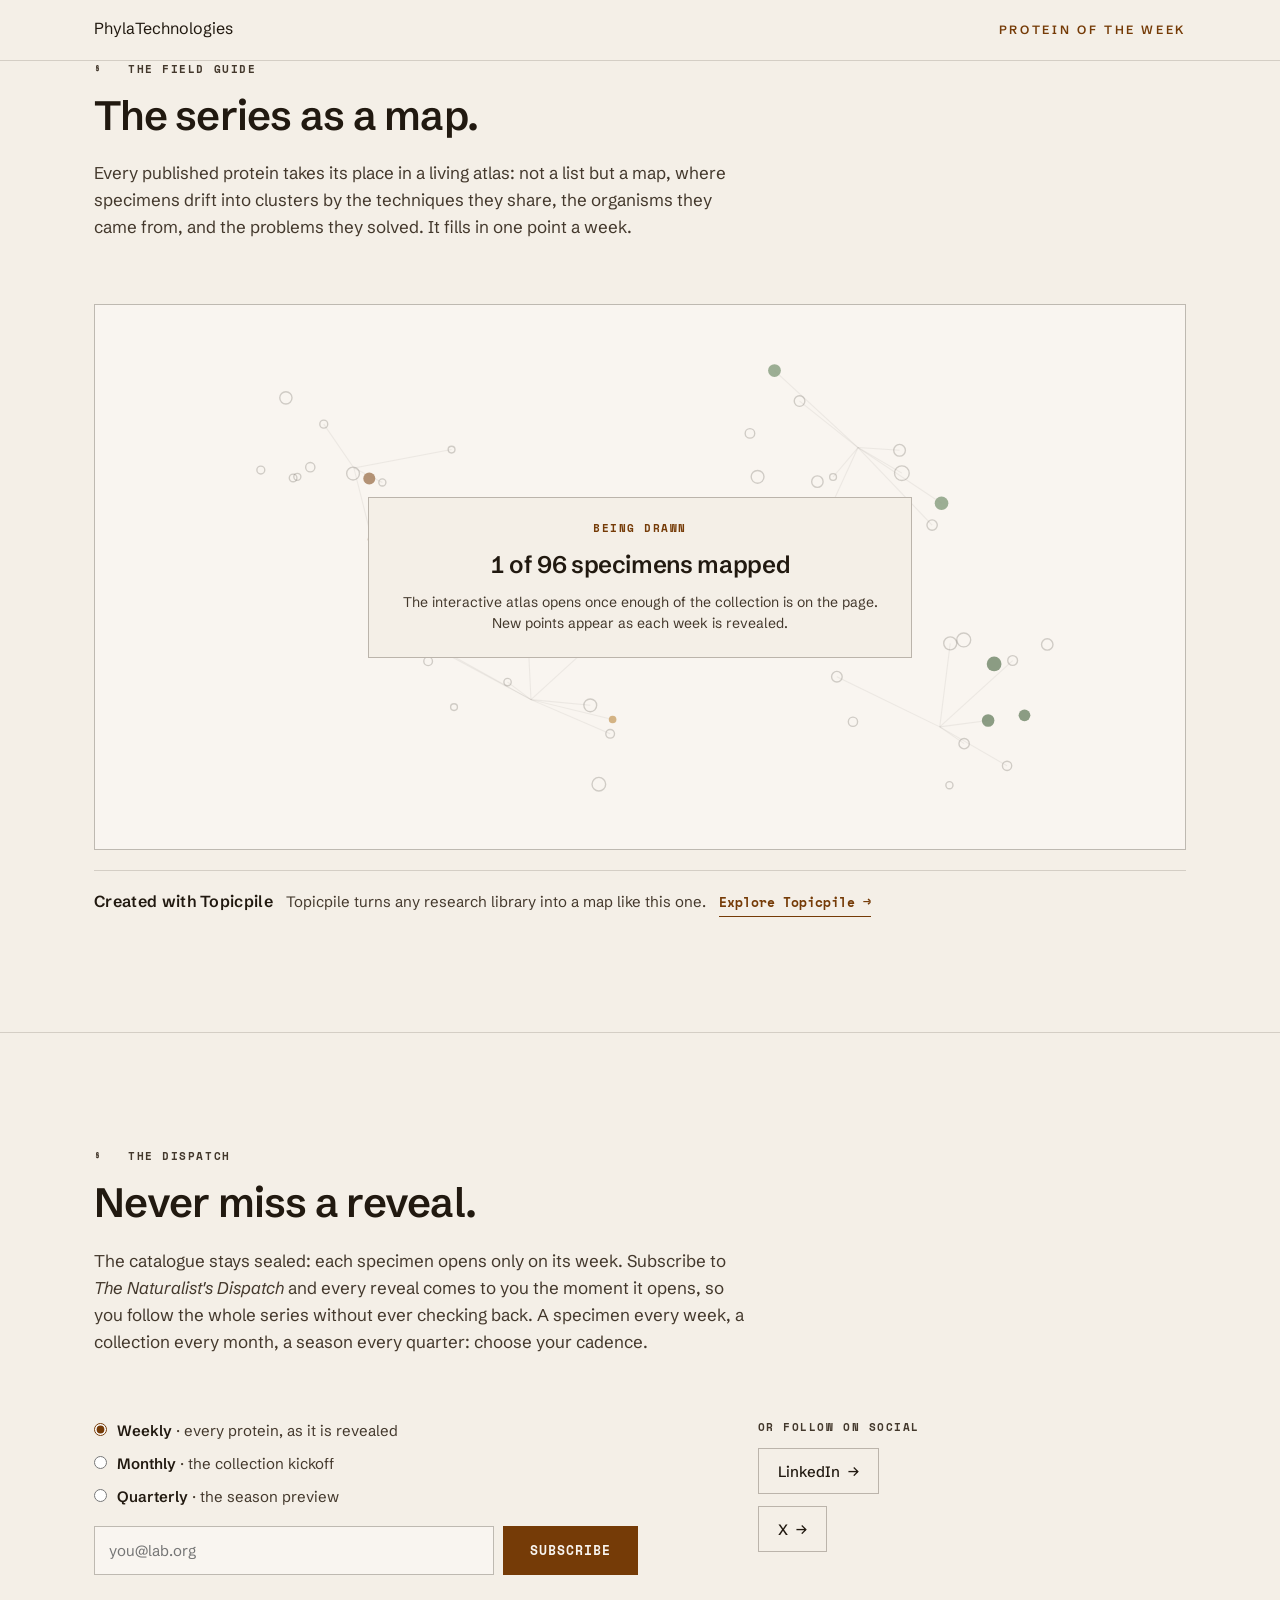
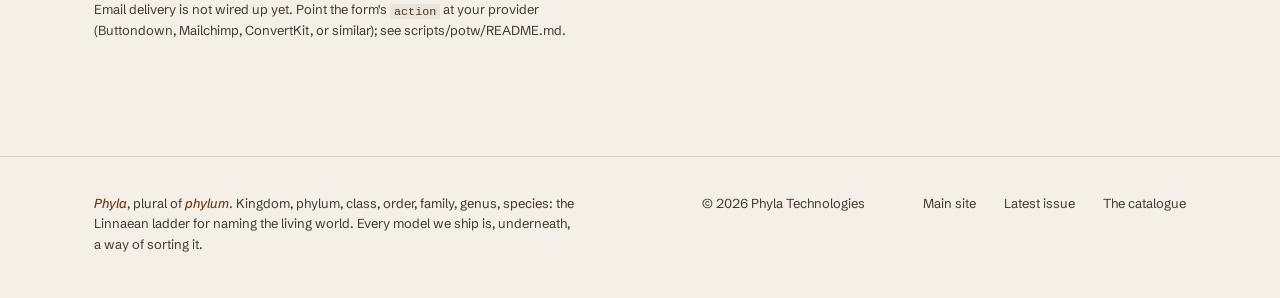
<file: potw-field-guide.html>
<!DOCTYPE html>
<html lang="en">
<head>
  <meta charset="UTF-8">
  <meta name="viewport" content="width=device-width, initial-scale=1.0">
  <title>The field guide: Protein of the Week, Phyla Technologies</title>
  <link rel="icon" type="image/svg+xml" href="favicon.svg">
  <meta name="description" content="The Protein of the Week field guide: an explorable topic atlas of the series, where every published protein finds its place among the others.">
  <meta name="view-transition" content="same-origin">
  <link rel="preconnect" href="https://fonts.googleapis.com">
  <link rel="preconnect" href="https://fonts.gstatic.com" crossorigin>
  <link href="https://fonts.googleapis.com/css2?family=Familjen+Grotesk:ital,wght@0,400..700;1,400..700&family=Schibsted+Grotesk:ital,wght@0,400..800;1,400..500&family=Space+Mono:ital,wght@0,400;0,700;1,400;1,700&display=swap" rel="stylesheet">
  <link rel="stylesheet" href="styles.css">
  <style>
    .masthead { border-bottom: 1px solid var(--ink-hairline); background: var(--parchment); }
    .masthead-inner { display: flex; align-items: baseline; justify-content: space-between; gap: 1.5rem; padding-block: 1.25rem; flex-wrap: wrap; }
    .masthead .column-name { font-size: 0.75rem; font-variation-settings: "wdth" 100, "wght" 600; letter-spacing: 0.22em; text-transform: uppercase; color: var(--tannin); }

    /* === Field guide (Topicpile atlas placeholder) === */
    .fg-plate { position: relative; margin-top: clamp(1.5rem, 4vw, 2.5rem); border: 1px solid var(--ink-hairline-strong); background: var(--parchment-pale); aspect-ratio: 16 / 8; overflow: hidden; }
    .fg-plate .atlas-svg { position: absolute; inset: 0; width: 100%; height: 100%; opacity: 0.62; }
    .fg-status { position: absolute; inset: 0; display: flex; align-items: center; justify-content: center; padding: 1.25rem; }
    .fg-status-card { background: var(--parchment); border: 1px solid var(--ink-hairline-strong); padding: 1.4rem 1.75rem; max-width: 34rem; text-align: center; display: flex; flex-direction: column; gap: 0.55rem; }
    .fg-status-card .label { color: var(--tannin); }
    .fg-status-line { font-variation-settings: "wdth" 95, "wght" 600; font-size: clamp(1.125rem, 2.4vw, 1.5rem); letter-spacing: -0.015em; color: var(--ink); font-variant-numeric: tabular-nums; }
    .fg-status-sub { font-size: 0.875rem; line-height: 1.5; color: var(--ink-soft); }
    .fg-credit { display: flex; flex-wrap: wrap; align-items: baseline; gap: 0.4rem 0.8rem; margin-top: 1.25rem; padding-top: 1.1rem; border-top: 1px solid var(--ink-hairline); }
    .fg-credit-mark { font-variation-settings: "wght" 600; letter-spacing: 0.02em; color: var(--ink); }
    .fg-credit-note { font-size: 0.9375rem; color: var(--ink-soft); }
    @media (max-width: 600px) { .fg-plate { aspect-ratio: 4 / 5; } }

    /* === Subscribe CTA === */
    .subscribe { border-top: 1px solid var(--ink-hairline); }
    .sub-grid { display: grid; grid-template-columns: minmax(0, 1.4fr) minmax(0, 1fr); gap: clamp(2rem, 5vw, 4rem); align-items: start; }
    .sub-form { display: flex; flex-direction: column; gap: 1.1rem; max-width: 34rem; }
    .sub-cadence { display: flex; flex-direction: column; gap: 0.6rem; }
    .sub-cadence label { display: flex; align-items: baseline; gap: 0.6rem; font-size: 0.9375rem; color: var(--ink-soft); cursor: pointer; }
    .sub-cadence input { accent-color: var(--tannin); }
    .sub-cadence b { color: var(--ink); font-variation-settings: "wdth" 100, "wght" 600; }
    .sub-row { display: flex; gap: 0.6rem; flex-wrap: wrap; }
    .sub-row input[type=email] { flex: 1 1 15rem; padding: 0.75rem 0.9rem; border: 1px solid var(--ink-hairline-strong); background: var(--parchment-pale); color: var(--ink); border-radius: 0; font-size: 0.9375rem; }
    .sub-social { display: flex; flex-direction: column; gap: 0.75rem; align-items: flex-start; }
    .sub-note { margin-top: 1.5rem; font-size: 0.8125rem; color: var(--ink-soft); max-width: 62ch; }
    .sub-note code { font-family: ui-monospace, SFMono-Regular, Menlo, monospace; font-size: 0.9em; background: var(--parchment-mid); padding: 0.05em 0.35em; }
    .follow-btn { display: inline-flex; align-items: center; gap: 0.5rem; padding: 0.65rem 1.2rem; border: 1px solid var(--ink-hairline-strong); color: var(--ink); text-decoration: none; font-size: 0.9375rem; font-variation-settings: "wdth" 100, "wght" 500; transition: border-color 180ms ease-out, color 180ms ease-out; }
    .follow-btn:hover { border-color: var(--tannin); color: var(--tannin); }
    @media (max-width: 720px) { .sub-grid { grid-template-columns: 1fr; } }
  </style>
</head>
<body>
  <a href="#main" class="skip-link">Skip to main content</a>

  <header class="masthead">
    <div class="wrap masthead-inner">
      <a href="index.html" class="wordmark" aria-label="Phyla Technologies, home">
        <span class="wordmark-name">Phyla</span>
        <span class="wordmark-sub">Technologies</span>
      </a>
      <a class="column-name" href="potw.html" style="text-decoration: none;">Protein of the Week</a>
    </div>
  </header>

  <main id="main">
    <section class="field-guide">
      <div class="wrap">
        <div class="section-head">
          <span class="label">&sect; &nbsp; The field guide</span>
          <h2 class="headline">The series as a map.</h2>
          <p class="body">Every published protein takes its place in a living atlas: not a list but a map, where specimens drift into clusters by the techniques they share, the organisms they came from, and the problems they solved. It fills in one point a week.</p>
        </div>
        <!-- The live Topicpile atlas mounts here once that service exists; it replaces .fg-status and the placeholder .atlas-svg, and must map published issues only (embargo). -->
        <div class="fg-plate">
          <svg class="atlas-svg" viewBox="0 0 800 460" preserveAspectRatio="xMidYMid slice" aria-hidden="true"><line x1="190" y1="150" x2="261.7" y2="136.5" stroke="var(--ink)" stroke-width="0.75" opacity="0.09"/><line x1="190" y1="150" x2="203.2" y2="202.4" stroke="var(--ink)" stroke-width="0.75" opacity="0.09"/><line x1="190" y1="150" x2="210.9" y2="160.6" stroke="var(--ink)" stroke-width="0.75" opacity="0.09"/><line x1="190" y1="150" x2="167.9" y2="117.8" stroke="var(--ink)" stroke-width="0.75" opacity="0.09"/><line x1="560" y1="135" x2="614.4" y2="191.9" stroke="var(--ink)" stroke-width="0.75" opacity="0.09"/><line x1="560" y1="135" x2="592.2" y2="153.8" stroke="var(--ink)" stroke-width="0.75" opacity="0.09"/><line x1="560" y1="135" x2="541.7" y2="156.6" stroke="var(--ink)" stroke-width="0.75" opacity="0.09"/><line x1="560" y1="135" x2="498.7" y2="78.5" stroke="var(--ink)" stroke-width="0.75" opacity="0.09"/><line x1="560" y1="135" x2="621.3" y2="175.9" stroke="var(--ink)" stroke-width="0.75" opacity="0.09"/><line x1="560" y1="135" x2="537.4" y2="184.2" stroke="var(--ink)" stroke-width="0.75" opacity="0.09"/><line x1="560" y1="135" x2="517.1" y2="100.9" stroke="var(--ink)" stroke-width="0.75" opacity="0.09"/><line x1="560" y1="135" x2="590.5" y2="137.0" stroke="var(--ink)" stroke-width="0.75" opacity="0.09"/><line x1="320" y1="320" x2="302.8" y2="307.1" stroke="var(--ink)" stroke-width="0.75" opacity="0.09"/><line x1="320" y1="320" x2="250.8" y2="282.7" stroke="var(--ink)" stroke-width="0.75" opacity="0.09"/><line x1="320" y1="320" x2="240.0" y2="275.4" stroke="var(--ink)" stroke-width="0.75" opacity="0.09"/><line x1="320" y1="320" x2="379.9" y2="334.6" stroke="var(--ink)" stroke-width="0.75" opacity="0.09"/><line x1="320" y1="320" x2="317.4" y2="267.0" stroke="var(--ink)" stroke-width="0.75" opacity="0.09"/><line x1="320" y1="320" x2="378.1" y2="345.1" stroke="var(--ink)" stroke-width="0.75" opacity="0.09"/><line x1="320" y1="320" x2="363.5" y2="324.2" stroke="var(--ink)" stroke-width="0.75" opacity="0.09"/><line x1="320" y1="320" x2="358.4" y2="285.0" stroke="var(--ink)" stroke-width="0.75" opacity="0.09"/><line x1="620" y1="340" x2="669.4" y2="368.6" stroke="var(--ink)" stroke-width="0.75" opacity="0.09"/><line x1="620" y1="340" x2="673.5" y2="291.3" stroke="var(--ink)" stroke-width="0.75" opacity="0.09"/><line x1="620" y1="340" x2="655.5" y2="335.3" stroke="var(--ink)" stroke-width="0.75" opacity="0.09"/><line x1="620" y1="340" x2="637.9" y2="352.3" stroke="var(--ink)" stroke-width="0.75" opacity="0.09"/><line x1="620" y1="340" x2="627.7" y2="278.7" stroke="var(--ink)" stroke-width="0.75" opacity="0.09"/><line x1="620" y1="340" x2="544.5" y2="303.2" stroke="var(--ink)" stroke-width="0.75" opacity="0.09"/><circle cx="261.7" cy="136.5" r="2.5" fill="none" stroke="var(--ink)" stroke-width="1" opacity="0.3"/><circle cx="203.2" cy="202.4" r="3.0" fill="var(--tannin)" opacity="0.85"/><circle cx="148.5" cy="156.5" r="2.6" fill="none" stroke="var(--ink)" stroke-width="1" opacity="0.3"/><circle cx="210.9" cy="160.6" r="2.6" fill="none" stroke="var(--ink)" stroke-width="1" opacity="0.3"/><circle cx="145.4" cy="157.3" r="2.8" fill="none" stroke="var(--ink)" stroke-width="1" opacity="0.3"/><circle cx="201.3" cy="157.7" r="4.4" fill="var(--tannin)" opacity="0.85"/><circle cx="140.1" cy="98.5" r="4.5" fill="none" stroke="var(--ink)" stroke-width="1" opacity="0.3"/><circle cx="189.4" cy="154.1" r="4.7" fill="none" stroke="var(--ink)" stroke-width="1" opacity="0.3"/><circle cx="167.9" cy="117.8" r="2.9" fill="none" stroke="var(--ink)" stroke-width="1" opacity="0.3"/><circle cx="158.0" cy="149.4" r="3.4" fill="none" stroke="var(--ink)" stroke-width="1" opacity="0.3"/><circle cx="121.7" cy="151.5" r="2.9" fill="none" stroke="var(--ink)" stroke-width="1" opacity="0.3"/><circle cx="486.3" cy="156.5" r="4.7" fill="none" stroke="var(--ink)" stroke-width="1" opacity="0.3"/><circle cx="530.2" cy="160.0" r="4.2" fill="none" stroke="var(--ink)" stroke-width="1" opacity="0.3"/><circle cx="614.4" cy="191.9" r="3.8" fill="none" stroke="var(--ink)" stroke-width="1" opacity="0.3"/><circle cx="592.2" cy="153.8" r="5.4" fill="none" stroke="var(--ink)" stroke-width="1" opacity="0.3"/><circle cx="541.7" cy="156.6" r="2.5" fill="none" stroke="var(--ink)" stroke-width="1" opacity="0.3"/><circle cx="498.7" cy="78.5" r="4.7" fill="var(--moss)" opacity="0.85"/><circle cx="542.6" cy="182.5" r="2.6" fill="none" stroke="var(--ink)" stroke-width="1" opacity="0.3"/><circle cx="621.3" cy="175.9" r="5.0" fill="var(--moss)" opacity="0.85"/><circle cx="537.4" cy="184.2" r="5.3" fill="var(--moss)" opacity="0.85"/><circle cx="517.1" cy="100.9" r="3.9" fill="none" stroke="var(--ink)" stroke-width="1" opacity="0.3"/><circle cx="480.7" cy="124.6" r="3.5" fill="none" stroke="var(--ink)" stroke-width="1" opacity="0.3"/><circle cx="590.5" cy="137.0" r="4.3" fill="none" stroke="var(--ink)" stroke-width="1" opacity="0.3"/><circle cx="302.8" cy="307.1" r="2.7" fill="none" stroke="var(--ink)" stroke-width="1" opacity="0.3"/><circle cx="250.8" cy="282.7" r="2.9" fill="none" stroke="var(--ink)" stroke-width="1" opacity="0.3"/><circle cx="240.0" cy="275.4" r="2.7" fill="none" stroke="var(--ink)" stroke-width="1" opacity="0.3"/><circle cx="379.9" cy="334.6" r="2.8" fill="var(--ochre)" opacity="0.85"/><circle cx="298.3" cy="271.7" r="4.9" fill="none" stroke="var(--ink)" stroke-width="1" opacity="0.3"/><circle cx="317.4" cy="267.0" r="2.7" fill="none" stroke="var(--ink)" stroke-width="1" opacity="0.3"/><circle cx="372.6" cy="276.7" r="2.5" fill="none" stroke="var(--ink)" stroke-width="1" opacity="0.3"/><circle cx="263.5" cy="325.5" r="2.5" fill="none" stroke="var(--ink)" stroke-width="1" opacity="0.3"/><circle cx="378.1" cy="345.1" r="3.2" fill="none" stroke="var(--ink)" stroke-width="1" opacity="0.3"/><circle cx="363.5" cy="324.2" r="4.7" fill="none" stroke="var(--ink)" stroke-width="1" opacity="0.3"/><circle cx="369.8" cy="382.1" r="5.0" fill="none" stroke="var(--ink)" stroke-width="1" opacity="0.3"/><circle cx="358.4" cy="285.0" r="4.0" fill="none" stroke="var(--ink)" stroke-width="1" opacity="0.3"/><circle cx="244.5" cy="291.8" r="3.2" fill="none" stroke="var(--ink)" stroke-width="1" opacity="0.3"/><circle cx="669.4" cy="368.6" r="3.4" fill="none" stroke="var(--ink)" stroke-width="1" opacity="0.3"/><circle cx="556.3" cy="336.2" r="3.4" fill="none" stroke="var(--ink)" stroke-width="1" opacity="0.3"/><circle cx="637.6" cy="276.2" r="5.1" fill="none" stroke="var(--ink)" stroke-width="1" opacity="0.3"/><circle cx="673.5" cy="291.3" r="3.6" fill="none" stroke="var(--ink)" stroke-width="1" opacity="0.3"/><circle cx="682.2" cy="331.5" r="4.3" fill="var(--moss-deep)" opacity="0.85"/><circle cx="655.5" cy="335.3" r="4.6" fill="var(--moss-deep)" opacity="0.85"/><circle cx="698.9" cy="279.5" r="4.2" fill="none" stroke="var(--ink)" stroke-width="1" opacity="0.3"/><circle cx="637.9" cy="352.3" r="3.8" fill="none" stroke="var(--ink)" stroke-width="1" opacity="0.3"/><circle cx="627.7" cy="278.7" r="4.8" fill="none" stroke="var(--ink)" stroke-width="1" opacity="0.3"/><circle cx="659.9" cy="293.8" r="5.4" fill="var(--moss-deep)" opacity="0.85"/><circle cx="544.5" cy="303.2" r="3.9" fill="none" stroke="var(--ink)" stroke-width="1" opacity="0.3"/><circle cx="627.1" cy="382.8" r="2.6" fill="none" stroke="var(--ink)" stroke-width="1" opacity="0.3"/></svg>
          <div class="fg-status">
            <div class="fg-status-card">
              <span class="label">Being drawn</span>
              <span class="fg-status-line">1 of 96 specimens mapped</span>
              <span class="fg-status-sub">The interactive atlas opens once enough of the collection is on the page. New points appear as each week is revealed.</span>
            </div>
          </div>
        </div>
        <div class="fg-credit">
          <span class="fg-credit-mark">Created with Topicpile</span>
          <span class="fg-credit-note">Topicpile turns any research library into a map like this one.</span>
          <!-- TODO: point to the Topicpile product URL once the service is live. -->
          <a class="link-arrow" href="https://fullspec.dev" target="_blank" rel="noopener noreferrer">Explore Topicpile <span class="arrow">&rarr;</span></a>
        </div>
      </div>
    </section>

    <section class="subscribe" id="subscribe">
      <div class="wrap">
        <div class="section-head">
          <span class="label">&sect; &nbsp; The dispatch</span>
          <h2 class="headline">Never miss a reveal.</h2>
          <p class="body">The catalogue stays sealed: each specimen opens only on its week. Subscribe to <em>The Naturalist's Dispatch</em> and every reveal comes to you the moment it opens, so you follow the whole series without ever checking back. A specimen every week, a collection every month, a season every quarter: choose your cadence.</p>
        </div>
        <div class="sub-grid">
          <form class="sub-form" method="post" action="https://example.com/REPLACE-WITH-YOUR-EMAIL-ENDPOINT" target="_blank" rel="noopener noreferrer">
            <div class="sub-cadence">
              <label><input type="radio" name="cadence" value="weekly" checked> <span><b>Weekly</b> &middot; every protein, as it is revealed</span></label>
              <label><input type="radio" name="cadence" value="monthly"> <span><b>Monthly</b> &middot; the collection kickoff</span></label>
              <label><input type="radio" name="cadence" value="quarterly"> <span><b>Quarterly</b> &middot; the season preview</span></label>
            </div>
            <div class="sub-row">
              <input type="email" name="email" placeholder="you@lab.org" aria-label="Email address" required>
              <button class="btn-primary" type="submit">Subscribe</button>
            </div>
          </form>
          <div class="sub-social">
            <span class="label">Or follow on social</span>
            <a class="follow-btn" href="https://www.linkedin.com/company/phylatech" target="_blank" rel="noopener noreferrer"><span>LinkedIn</span><span aria-hidden="true">&rarr;</span></a>
            <a class="follow-btn" href="https://x.com/phylatech" target="_blank" rel="noopener noreferrer"><span>X</span><span aria-hidden="true">&rarr;</span></a>
          </div>
        </div>
        <p class="sub-note">Email delivery is not wired up yet. Point the form's <code>action</code> at your provider (Buttondown, Mailchimp, ConvertKit, or similar); see scripts/potw/README.md.</p>
      </div>
    </section>
  </main>

  <footer class="site-footer">
    <div class="wrap footer-inner">
      <div class="footer-etymology">
        <em>Phyla</em>, plural of <em>phylum</em>. Kingdom, phylum, class, order, family, genus, species: the Linnaean ladder for naming the living world. Every model we ship is, underneath, a way of sorting it.
      </div>
      <div class="footer-meta">&copy; 2026 Phyla Technologies</div>
      <div class="footer-links">
        <a href="index.html">Main site</a>
        <a href="potw.html">Latest issue</a>
        <a href="potw-catalogue.html">The catalogue</a>
      </div>
    </div>
  </footer>
  <!-- GSAP (vendored locally, no CDN dependency) drives the shared header shrink -->
  <script src="vendor/gsap.min.js"></script>
  <script src="vendor/ScrollTrigger.min.js"></script>
  <script src="header-scroll.js"></script>
</body>
</html>
</file>
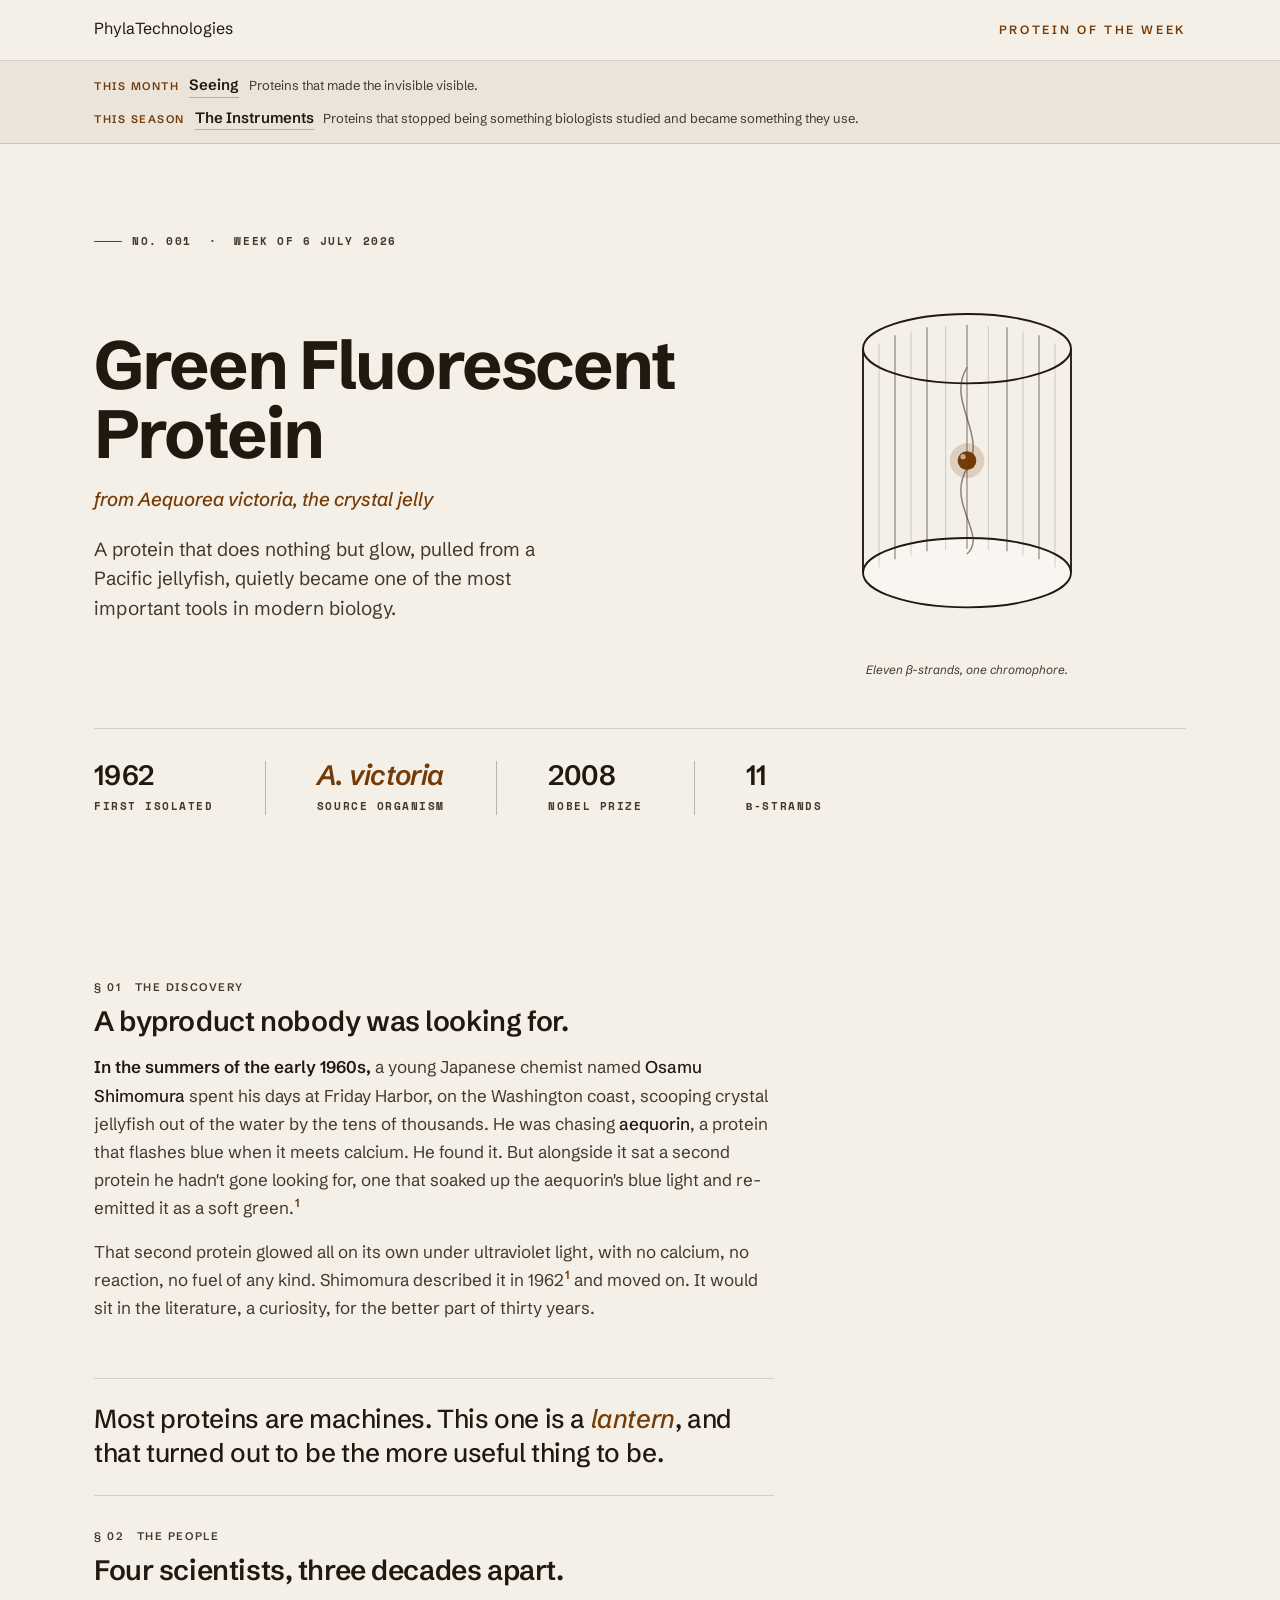
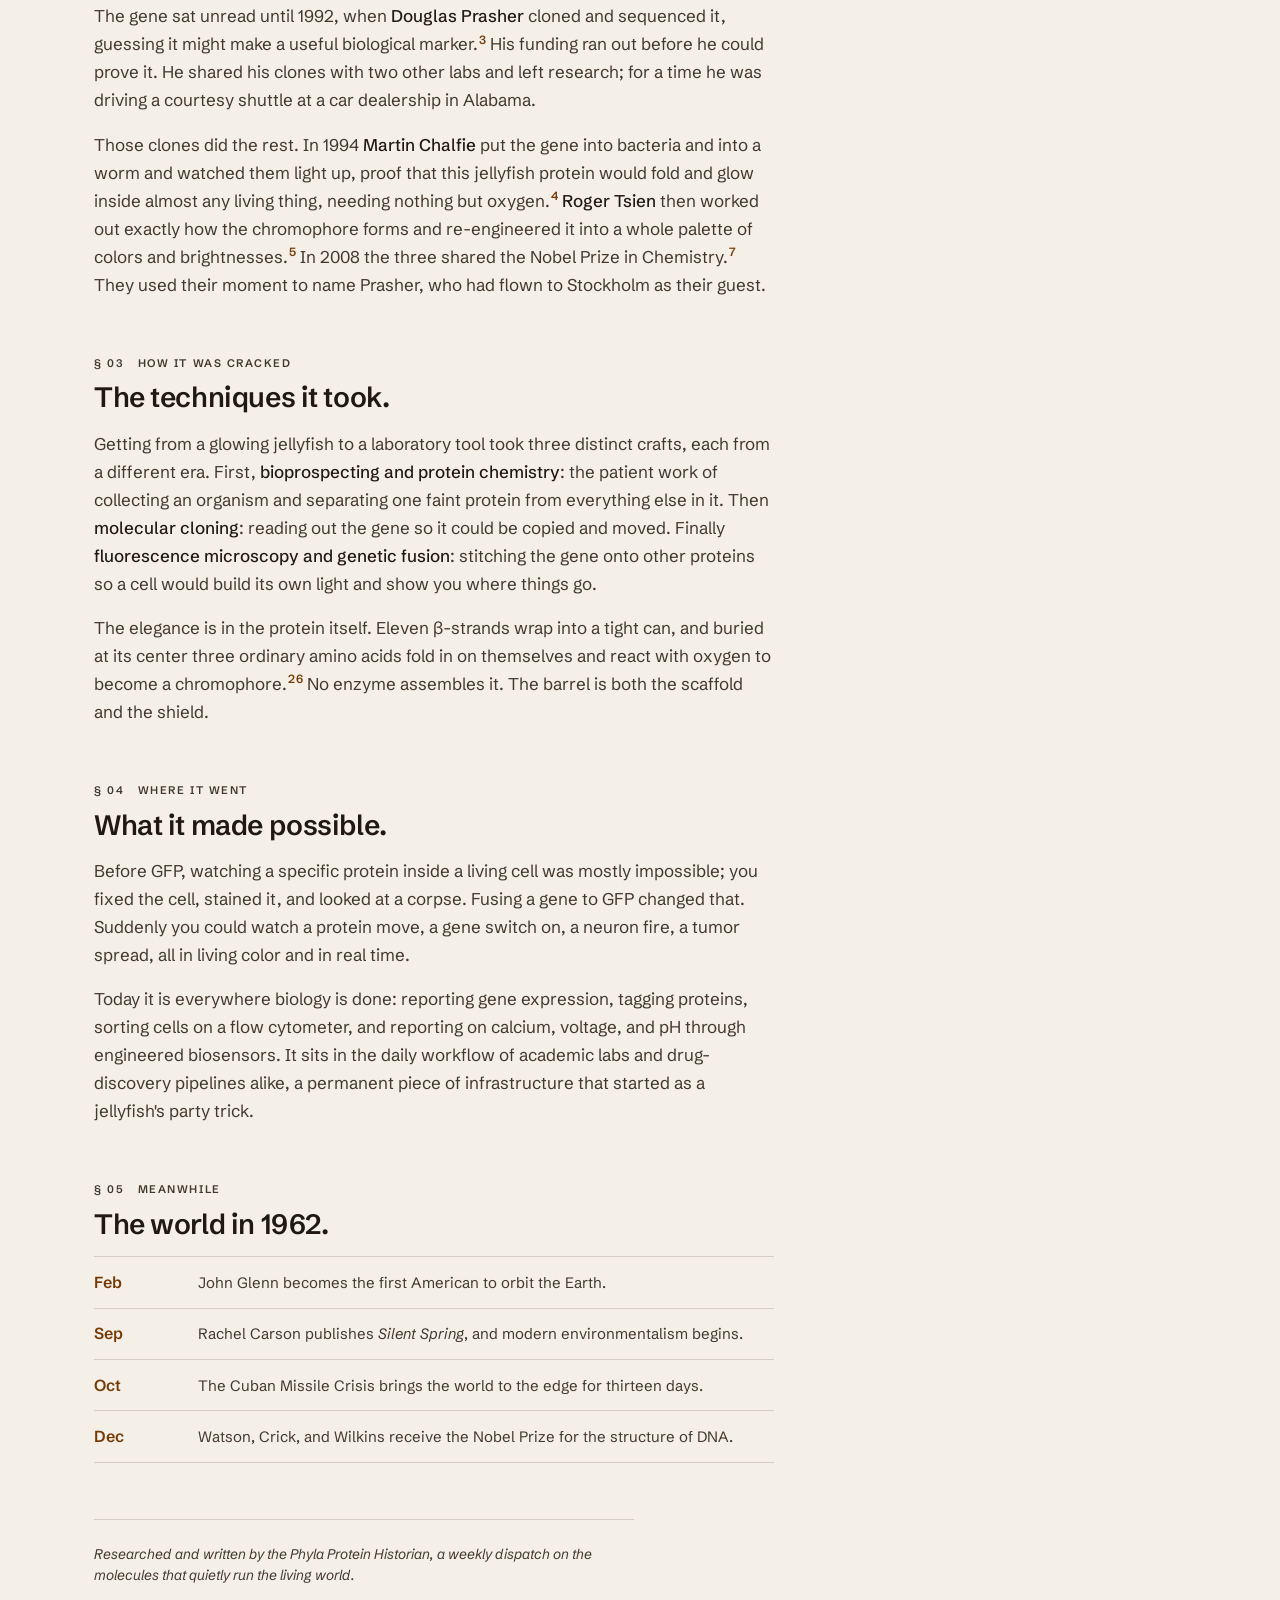
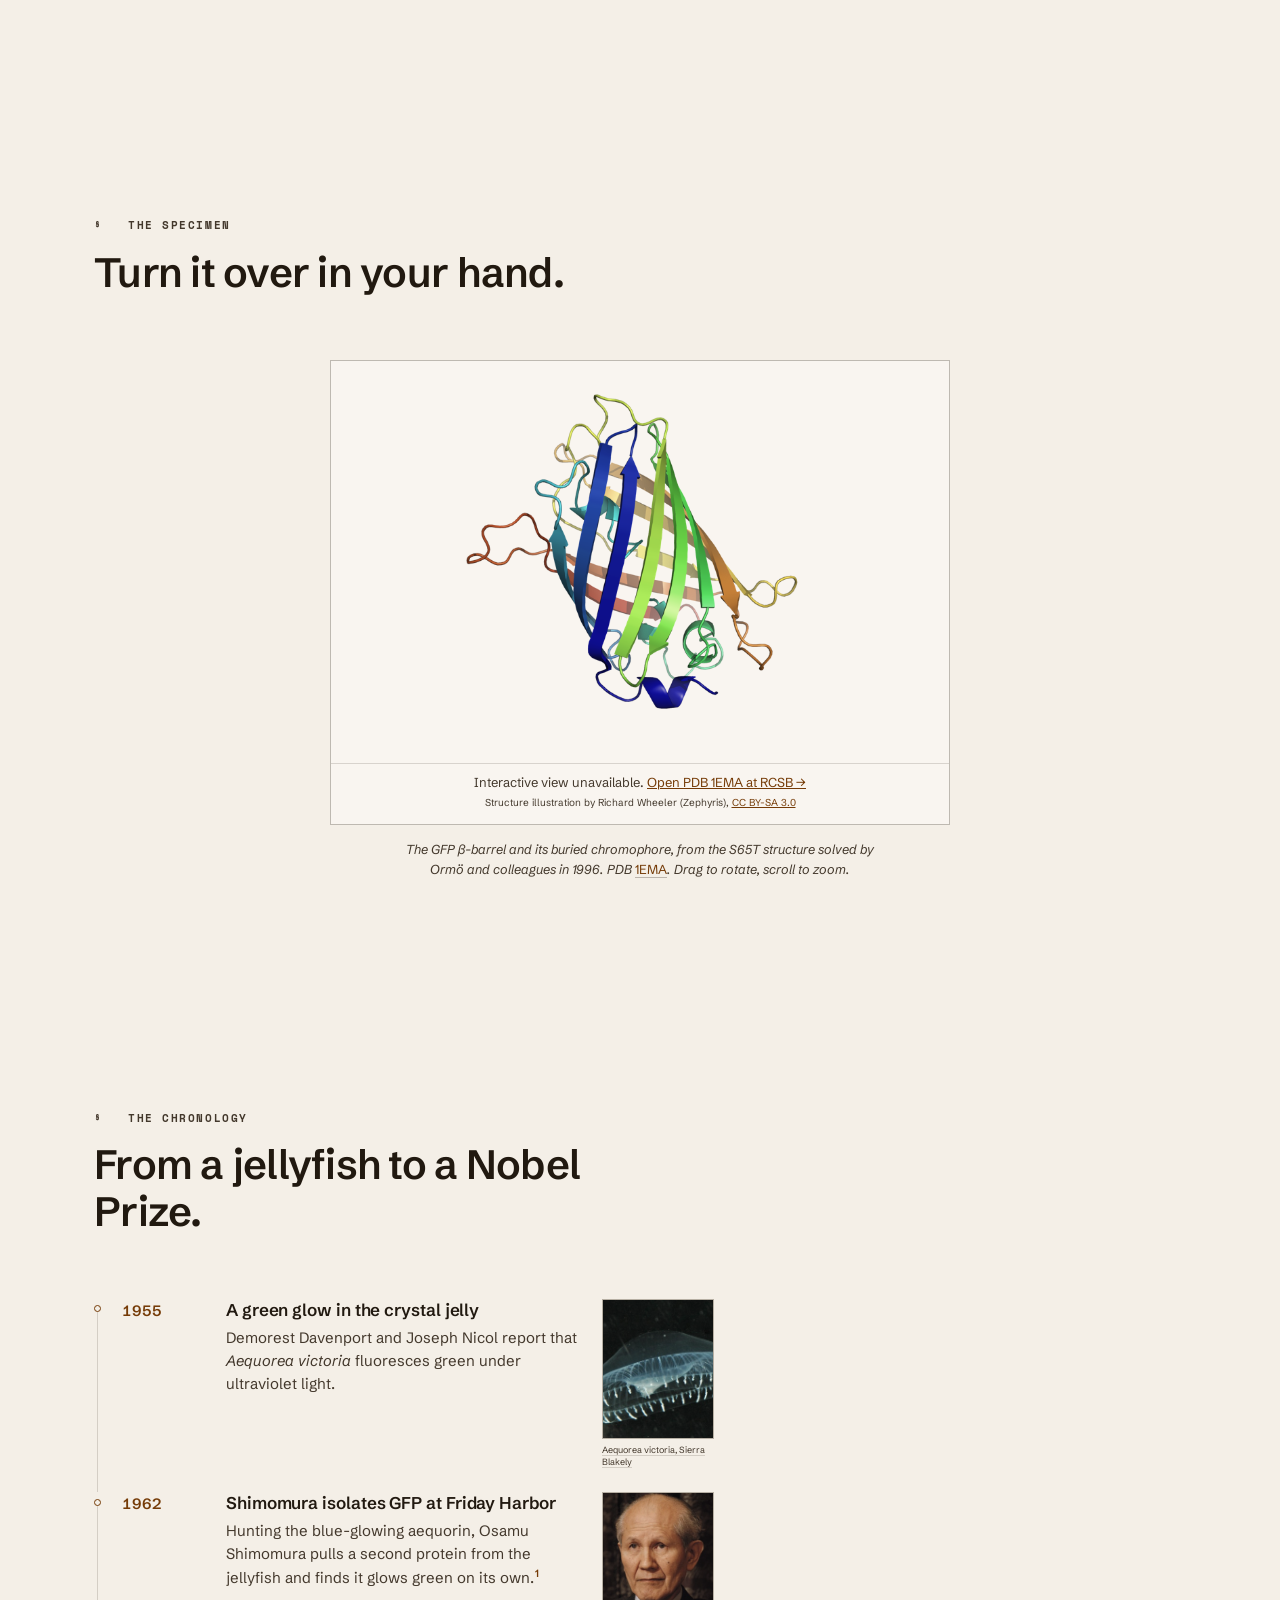
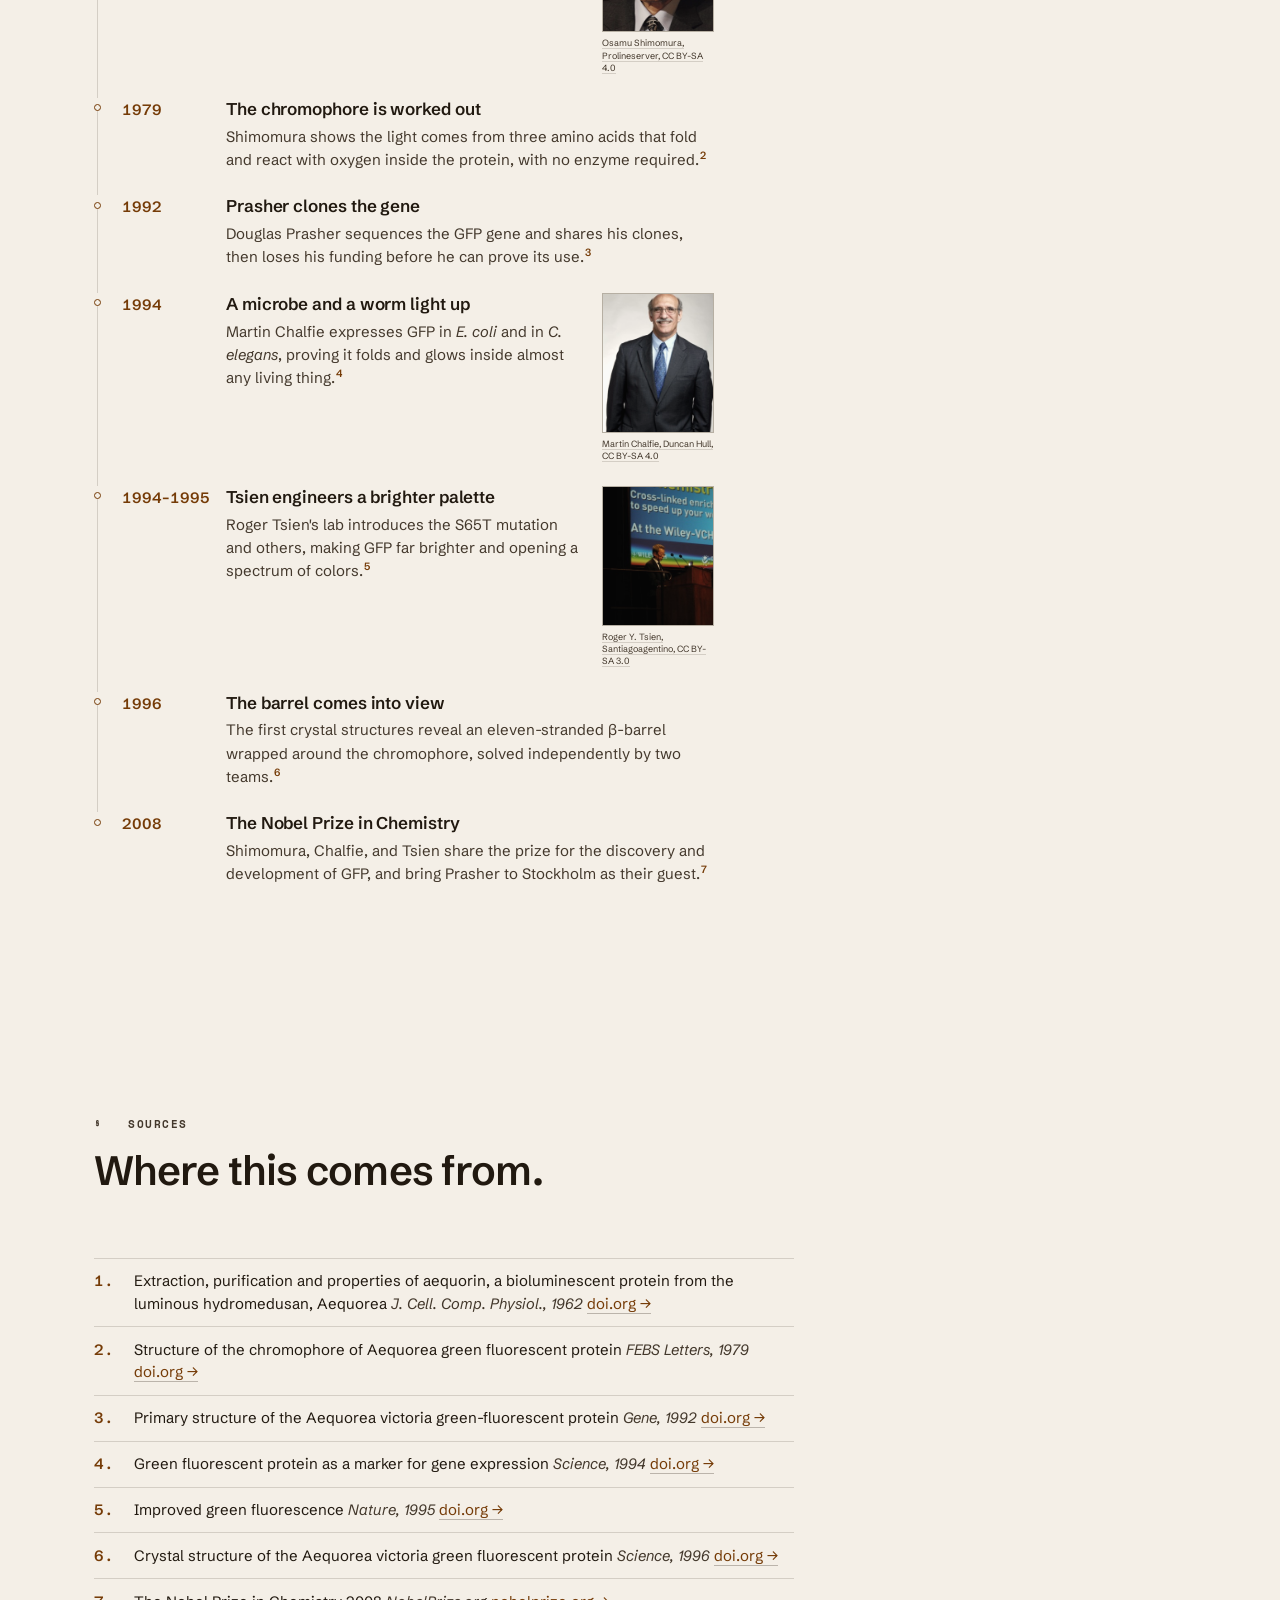
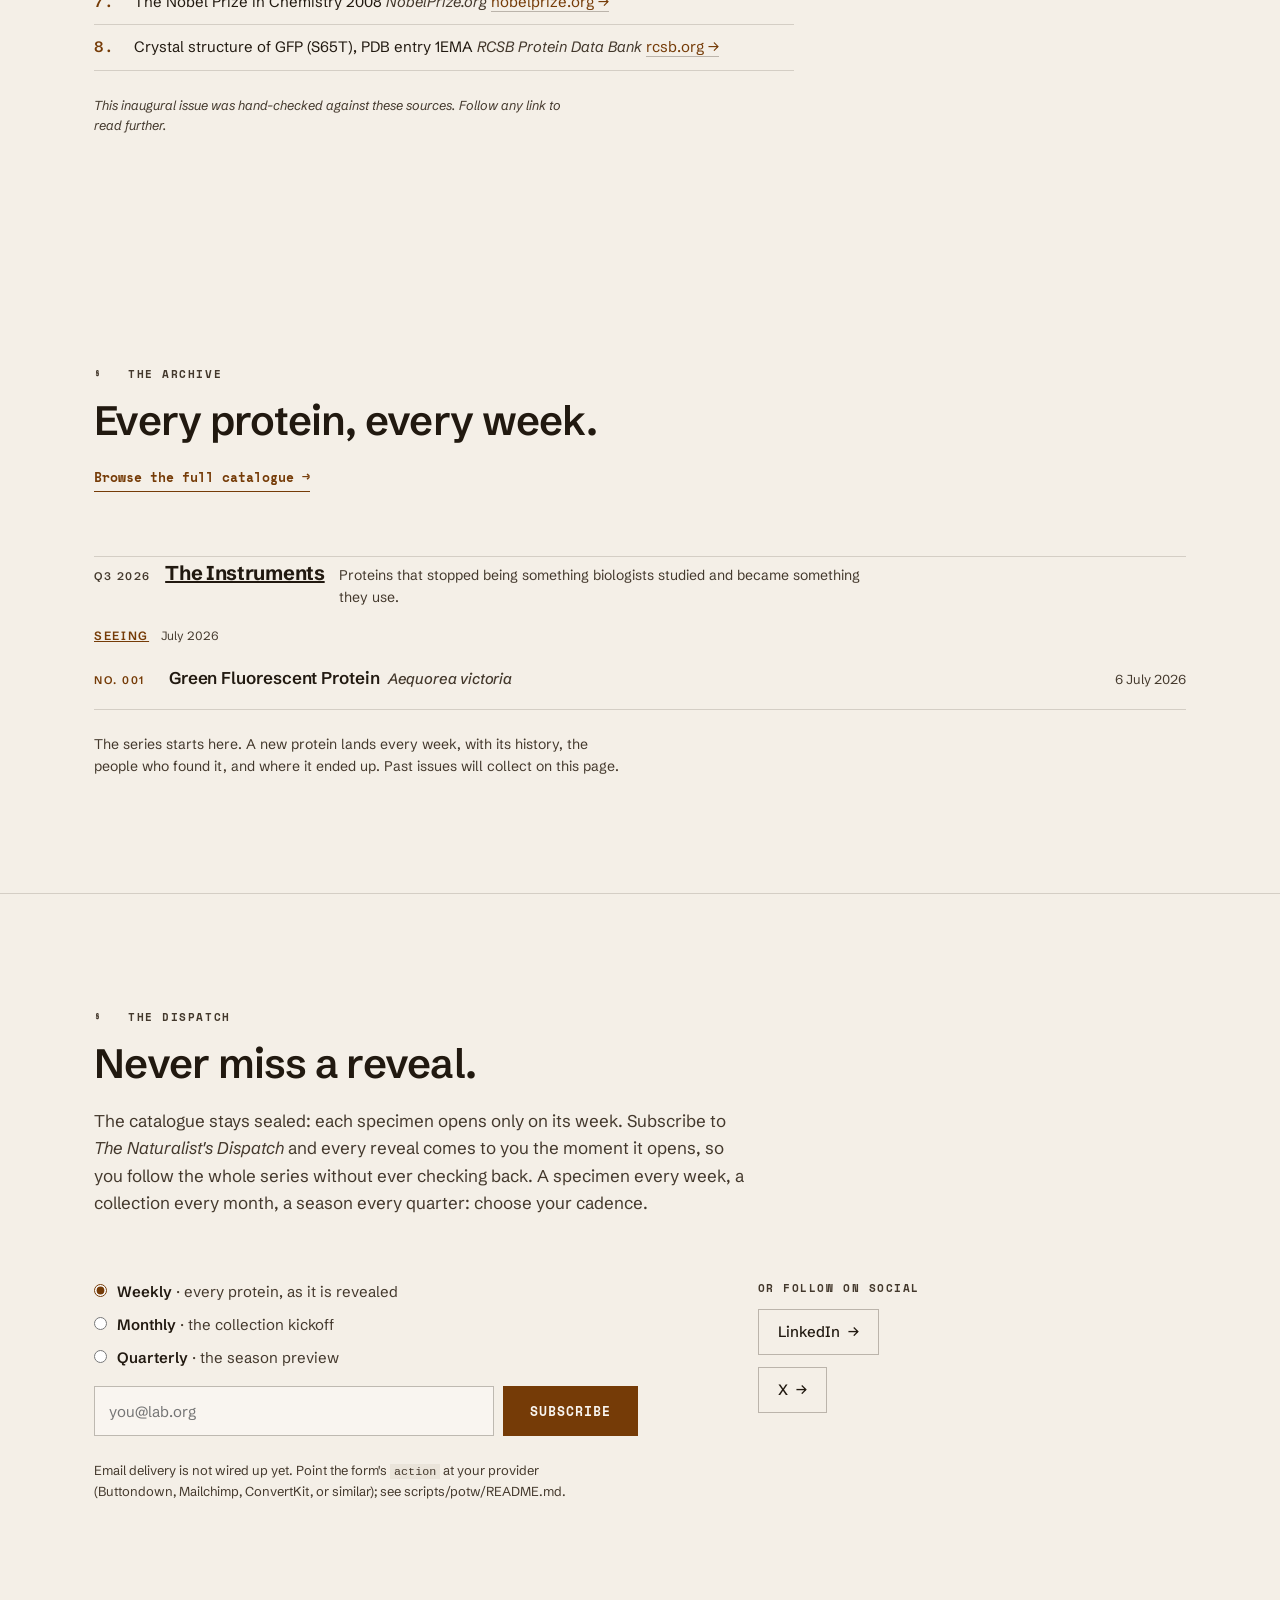
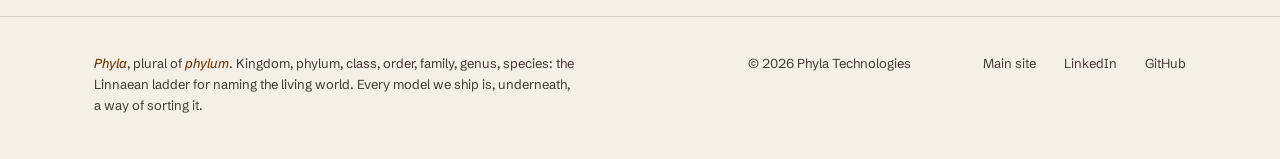
<file: potw.html>
<!DOCTYPE html>
<html lang="en">
<head>
  <meta charset="UTF-8">
  <meta name="viewport" content="width=device-width, initial-scale=1.0">
  <title>Protein of the Week, Phyla Technologies</title>
  <link rel="icon" type="image/svg+xml" href="favicon.svg">
  <meta name="description" content="Protein of the Week from Phyla Technologies: a weekly history of a single protein, its discovery, the people behind it, the techniques it took, and where it's used. This week: Green Fluorescent Protein.">
  <link rel="canonical" href="https://phylatech.com/potw">

  <meta property="og:type" content="article">
  <meta property="og:title" content="Protein of the Week: Green Fluorescent Protein">
  <meta property="og:description" content="A weekly history of a single protein. This week: how a glowing jellyfish protein rewired biology.">
  <meta property="og:url" content="https://phylatech.com/potw">
  <meta property="og:site_name" content="Phyla Technologies">

  <meta name="twitter:card" content="summary_large_image">
  <meta name="twitter:title" content="Protein of the Week: Green Fluorescent Protein">
  <meta name="twitter:description" content="A weekly history of a single protein. This week: how a glowing jellyfish protein rewired biology.">

  <meta name="view-transition" content="same-origin">

  <link rel="preconnect" href="https://fonts.googleapis.com">
  <link rel="preconnect" href="https://fonts.gstatic.com" crossorigin>
  <link href="https://fonts.googleapis.com/css2?family=Familjen+Grotesk:ital,wght@0,400..700;1,400..700&family=Schibsted+Grotesk:ital,wght@0,400..800;1,400..500&family=Space+Mono:ital,wght@0,400;0,700;1,400;1,700&display=swap" rel="stylesheet">

  <link rel="stylesheet" href="styles.css">

  <style>
    /* Page-specific styles. Shared design system lives in styles.css */

    /* === Masthead (standalone column header) === */
    .masthead {
      border-bottom: 1px solid var(--ink-hairline);
      background: var(--parchment);
    }
    .masthead-inner {
      display: flex;
      align-items: baseline;
      justify-content: space-between;
      gap: 1.5rem;
      padding-block: 1.25rem;
      flex-wrap: wrap;
    }
    .masthead .column-name {
      font-size: 0.75rem;
      font-variation-settings: "wdth" 100, "wght" 600;
      letter-spacing: 0.22em;
      text-transform: uppercase;
      color: var(--tannin);
    }

    /* === Collection / season band === */
    .collection-band { border-bottom: 1px solid var(--ink-hairline); background: var(--parchment-mid); }
    .collection-band .wrap { display: flex; flex-wrap: wrap; gap: 0.5rem 2.5rem; padding-block: 0.8rem; }
    .cb-item { display: flex; align-items: baseline; gap: 0.6rem; }
    .cb-kicker { font-size: 0.6875rem; font-variation-settings: "wdth" 100, "wght" 600; letter-spacing: 0.14em; text-transform: uppercase; color: var(--tannin); white-space: nowrap; }
    .cb-label { font-variation-settings: "wdth" 95, "wght" 600; color: var(--ink); font-size: 0.9375rem; white-space: nowrap; }
    .cb-blurb { font-size: 0.8125rem; color: var(--ink-soft); }
    a.cb-label { text-decoration: none; border-bottom: 1px solid var(--ink-hairline-strong); }
    a.cb-label:hover { color: var(--tannin); border-color: var(--tannin); }
    @media (max-width: 640px) { .cb-blurb { display: none; } }

    /* === Issue header === */
    .issue {
      padding-block: clamp(3rem, 7vw, 5rem) clamp(2rem, 4vw, 3rem);
    }
    .issue-line {
      display: inline-flex;
      align-items: center;
      gap: 0.625rem;
      margin-bottom: 1.5rem;
      flex-wrap: wrap;
    }
    .issue-line::before {
      content: "";
      display: inline-block;
      width: 28px;
      height: 1px;
      background: var(--tannin);
    }
    .issue-grid {
      display: grid;
      grid-template-columns: minmax(0, 1.35fr) minmax(0, 1fr);
      gap: clamp(2rem, 5vw, 4.5rem);
      align-items: center;
    }
    .issue h1 {
      font-size: clamp(2.5rem, 6vw, 4.25rem);
      margin-bottom: 1rem;
    }
    .issue .binomial {
      font-style: italic;
      font-variation-settings: "wdth" 95, "wght" 500;
      color: var(--tannin);
      font-size: 1.1875rem;
      margin-bottom: 1.25rem;
    }
    .issue .dek {
      font-size: 1.1875rem;
      line-height: 1.55;
      color: var(--ink-soft);
      max-width: 40ch;
    }

    /* barrel figure */
    .barrel { width: 100%; max-width: 320px; height: auto; display: block; margin-inline: auto; }
    .barrel-caption {
      text-align: center;
      font-size: 0.75rem;
      font-style: italic;
      color: var(--ink-soft);
      margin-top: 0.9rem;
    }

    /* === Fact strip === */
    .facts {
      display: grid;
      grid-template-columns: repeat(4, auto);
      justify-content: start;
      column-gap: clamp(1.5rem, 4vw, 3.5rem);
      margin-top: clamp(2rem, 4vw, 3rem);
      padding-top: 2rem;
      border-top: 1px solid var(--ink-hairline);
    }
    .fact { padding-right: clamp(1.5rem, 4vw, 3.5rem); border-right: 1px solid var(--ink-hairline-strong); }
    .fact:last-child { border-right: none; padding-right: 0; }
    .fact .val {
      display: block;
      font-size: clamp(1.25rem, 2.6vw, 1.75rem);
      font-variation-settings: "wdth" 95, "wght" 600;
      color: var(--ink);
      letter-spacing: -0.02em;
      line-height: 1.05;
    }
    .fact .val em { font-style: italic; color: var(--tannin); font-variation-settings: "wdth" 95, "wght" 600; }
    .fact .label { display: block; margin-top: 0.5rem; font-size: 0.6875rem; }

    /* === Article body === */
    .article { max-width: 68ch; }
    .article .movement { margin-bottom: clamp(2.5rem, 5vw, 3.5rem); }
    .article .movement:last-child { margin-bottom: 0; }
    .article h2 {
      font-variation-settings: "wdth" 100, "wght" 600;
      font-size: clamp(1.375rem, 2.4vw, 1.75rem);
      letter-spacing: -0.015em;
      line-height: 1.15;
      margin-bottom: 1rem;
    }
    .article .movement-num {
      font-size: 0.6875rem;
      font-variation-settings: "wdth" 100, "wght" 600;
      letter-spacing: 0.14em;
      text-transform: uppercase;
      color: var(--ink-soft);
      display: block;
      margin-bottom: 0.6rem;
    }
    .article p {
      font-size: 1.0625rem;
      line-height: 1.65;
      color: var(--ink-soft);
      margin-bottom: 1rem;
    }
    .article p:last-child { margin-bottom: 0; }
    .article p .lede-cap {
      font-variation-settings: "wdth" 100, "wght" 600;
      color: var(--ink);
    }
    .article em { font-style: italic; }
    .article .name { font-variation-settings: "wdth" 100, "wght" 500; color: var(--ink); font-style: normal; }

    /* Pull quote */
    .pullquote {
      border-top: 1px solid var(--ink-hairline);
      border-bottom: 1px solid var(--ink-hairline);
      padding-block: 1.5rem;
      margin-block: 2rem;
      max-width: 68ch;
    }
    .pullquote p {
      font-size: clamp(1.25rem, 2.4vw, 1.625rem);
      line-height: 1.3;
      letter-spacing: -0.015em;
      color: var(--ink);
      font-variation-settings: "wdth" 95, "wght" 500;
    }
    .pullquote em { font-style: italic; color: var(--tannin); }

    /* === Meanwhile list === */
    .meanwhile { max-width: 68ch; }
    .meanwhile .ml {
      display: grid;
      grid-template-columns: 5.5rem 1fr;
      gap: 1rem;
      padding-block: 0.8rem;
      border-bottom: 1px solid var(--ink-hairline);
      align-items: baseline;
    }
    .meanwhile .ml:first-child { border-top: 1px solid var(--ink-hairline); }
    .meanwhile .ml .when {
      font-variation-settings: "wdth" 95, "wght" 600;
      color: var(--tannin);
      font-variant-numeric: tabular-nums;
    }
    .meanwhile .ml .what { font-size: 0.9375rem; color: var(--ink-soft); line-height: 1.5; }

    /* === Story timeline === */
    .timeline { max-width: 62ch; list-style: none; }
    .tl-item {
      position: relative;
      display: grid;
      grid-template-columns: 5rem 1fr;
      column-gap: 1.5rem;
      align-items: baseline;
      padding: 0 0 1.5rem 1.75rem;
    }
    .tl-item:last-child { padding-bottom: 0; }
    .tl-item::before {
      content: "";
      position: absolute;
      left: 3px;
      top: 0.55rem;
      bottom: 0;
      width: 1px;
      background: var(--ink-hairline);
    }
    .tl-item:last-child::before { display: none; }
    .tl-item::after {
      content: "";
      position: absolute;
      left: 0;
      top: 0.4rem;
      width: 7px;
      height: 7px;
      border-radius: 50%;
      background: var(--parchment);
      border: 1.5px solid var(--tannin);
    }
    .tl-year {
      font-variation-settings: "wdth" 95, "wght" 600;
      color: var(--tannin);
      font-variant-numeric: tabular-nums;
      font-size: 0.9375rem;
      white-space: nowrap;
      line-height: 1.5;
    }
    .tl-title {
      display: block;
      font-variation-settings: "wdth" 100, "wght" 600;
      color: var(--ink);
      font-size: 1.0625rem;
      letter-spacing: -0.005em;
      line-height: 1.3;
      margin-bottom: 0.3rem;
    }
    .tl-detail { display: block; font-size: 0.9375rem; color: var(--ink-soft); line-height: 1.55; }
    .tl-item.has-photo .tl-body { display: flex; gap: 1.25rem; align-items: flex-start; }
    .tl-item.has-photo .tl-text { flex: 1 1 auto; min-width: 0; }
    .tl-photo { flex: 0 0 112px; margin: 0; }
    .tl-photo img { width: 112px; height: 140px; object-fit: cover; display: block; border: 1px solid var(--ink-hairline-strong); filter: grayscale(0.25) sepia(0.1) contrast(0.96); background: var(--parchment-mid); }
    .tl-photo figcaption { margin-top: 0.32rem; font-size: 0.5625rem; line-height: 1.35; color: var(--ink-soft); }
    .tl-photo figcaption a { color: var(--ink-soft); text-decoration: none; border-bottom: 1px solid var(--ink-hairline); }
    .tl-photo figcaption a:hover { color: var(--ink); }
    @media (max-width: 600px) { .tl-item.has-photo .tl-body { gap: 0.85rem; } .tl-photo { flex-basis: 82px; } .tl-photo img { width: 82px; height: 102px; } }
    /* Subtle scroll reveal, opt-in via JS; static without JS or with reduced motion. */
    .timeline.reveal .tl-item { opacity: 0; transform: translateY(10px); transition: opacity 620ms cubic-bezier(0.16, 1, 0.3, 1), transform 620ms cubic-bezier(0.16, 1, 0.3, 1); }
    .timeline.reveal .tl-item.shown { opacity: 1; transform: none; }

    /* === Archive === */
    .archive-list { border-top: 1px solid var(--ink-hairline); }
    .arch {
      display: grid;
      grid-template-columns: auto 1fr auto;
      gap: 1rem 1.5rem;
      align-items: baseline;
      padding-block: 1.1rem;
      border-bottom: 1px solid var(--ink-hairline);
      text-decoration: none;
      color: inherit;
    }
    .arch .arch-no {
      font-size: 0.6875rem;
      font-variation-settings: "wdth" 100, "wght" 600;
      letter-spacing: 0.14em;
      text-transform: uppercase;
      color: var(--ink-soft);
    }
    .arch .arch-name {
      font-size: 1.0625rem;
      font-variation-settings: "wdth" 100, "wght" 600;
      color: var(--ink);
      letter-spacing: -0.005em;
    }
    .arch .arch-name .binomial { font-style: italic; font-variation-settings: "wdth" 95, "wght" 500; color: var(--ink-soft); font-size: 0.9375rem; margin-left: 0.5rem; }
    .arch .arch-date { font-size: 0.8125rem; color: var(--ink-soft); font-variant-numeric: tabular-nums; }
    .arch.current .arch-no { color: var(--tannin); }
    /* Grouped archive (season > collection > issues) */
    .arch-season { border-top: 1px solid var(--ink-hairline-strong); margin-top: 2rem; padding-top: 1.5rem; }
    .arch-season:first-child { border-top: none; margin-top: 0; padding-top: 0; }
    .arch-season-head { display: flex; flex-wrap: wrap; align-items: baseline; gap: 0.35rem 0.9rem; margin-bottom: 0.4rem; }
    .arch-season-kicker { font-size: 0.6875rem; font-variation-settings: "wdth" 100, "wght" 600; letter-spacing: 0.14em; text-transform: uppercase; color: var(--ink-soft); font-variant-numeric: tabular-nums; }
    .arch-season-name { font-variation-settings: "wdth" 95, "wght" 700; font-size: 1.25rem; letter-spacing: -0.015em; color: var(--ink); }
    .arch-season-blurb { font-size: 0.875rem; color: var(--ink-soft); flex-basis: 100%; max-width: 60ch; }
    .arch-collection-head { display: flex; align-items: baseline; gap: 0.75rem; margin-top: 1.15rem; padding-bottom: 0.15rem; }
    .arch-collection-name { font-size: 0.75rem; font-variation-settings: "wdth" 100, "wght" 600; letter-spacing: 0.14em; text-transform: uppercase; color: var(--tannin); }
    .arch-collection-period { font-size: 0.75rem; color: var(--ink-soft); font-variant-numeric: tabular-nums; }
    .archive-note { margin-top: 1.5rem; font-size: 0.875rem; color: var(--ink-soft); max-width: 60ch; }

    /* === Subscribe CTA === */
    .subscribe { border-top: 1px solid var(--ink-hairline); }
    .sub-grid { display: grid; grid-template-columns: minmax(0, 1.4fr) minmax(0, 1fr); gap: clamp(2rem, 5vw, 4rem); align-items: start; }
    .sub-form { display: flex; flex-direction: column; gap: 1.1rem; max-width: 34rem; }
    .sub-cadence { display: flex; flex-direction: column; gap: 0.6rem; }
    .sub-cadence label { display: flex; align-items: baseline; gap: 0.6rem; font-size: 0.9375rem; color: var(--ink-soft); cursor: pointer; }
    .sub-cadence input { accent-color: var(--tannin); }
    .sub-cadence b { color: var(--ink); font-variation-settings: "wdth" 100, "wght" 600; }
    .sub-row { display: flex; gap: 0.6rem; flex-wrap: wrap; }
    .sub-row input[type=email] { flex: 1 1 15rem; padding: 0.75rem 0.9rem; border: 1px solid var(--ink-hairline-strong); background: var(--parchment-pale); color: var(--ink); border-radius: 0; font-size: 0.9375rem; }
    .sub-social { display: flex; flex-direction: column; gap: 0.75rem; align-items: flex-start; }
    .sub-note { margin-top: 1.5rem; font-size: 0.8125rem; color: var(--ink-soft); max-width: 62ch; }
    .sub-note code { font-family: ui-monospace, SFMono-Regular, Menlo, monospace; font-size: 0.9em; background: var(--parchment-mid); padding: 0.05em 0.35em; }
    .follow-btn { display: inline-flex; align-items: center; gap: 0.5rem; padding: 0.65rem 1.2rem; border: 1px solid var(--ink-hairline-strong); color: var(--ink); text-decoration: none; font-size: 0.9375rem; font-variation-settings: "wdth" 100, "wght" 500; transition: border-color 180ms ease-out, color 180ms ease-out; }
    .follow-btn:hover { border-color: var(--tannin); color: var(--tannin); }
    @media (max-width: 720px) { .sub-grid { grid-template-columns: 1fr; } }

    /* === First-visit reveal modal === */
    .reveal-modal[hidden] { display: none; }
    .reveal-modal { position: fixed; inset: 0; z-index: 200; display: grid; place-items: center; padding: 1.5rem; }
    .reveal-backdrop { position: absolute; inset: 0; background: oklch(22% 0.02 70 / 0.55); animation: reveal-fade 320ms ease-out both; }
    .reveal-card { position: relative; z-index: 1; width: 100%; max-width: 30rem; background: var(--parchment-pale); border: 1px solid var(--ink-hairline-strong); padding: clamp(1.75rem, 4vw, 2.75rem); box-shadow: 0 24px 64px -24px oklch(22% 0.02 70 / 0.45); animation: reveal-rise 560ms cubic-bezier(0.16, 1, 0.3, 1) both; }
    .reveal-flush { display: block; width: 34px; height: 1px; background: var(--tannin); margin-bottom: 1.1rem; }
    .reveal-eyebrow { font-size: 0.6875rem; font-variation-settings: "wdth" 100, "wght" 600; letter-spacing: 0.16em; text-transform: uppercase; color: var(--tannin); display: block; }
    .reveal-no { display: block; margin-top: 0.5rem; font-size: 0.75rem; letter-spacing: 0.06em; text-transform: uppercase; color: var(--ink-soft); font-variant-numeric: tabular-nums; }
    .reveal-name { font-variation-settings: "wdth" 95, "wght" 700; font-size: clamp(1.75rem, 4vw, 2.5rem); line-height: 1.05; letter-spacing: -0.02em; color: var(--ink); margin: 0.75rem 0; animation: reveal-name 720ms 140ms cubic-bezier(0.16, 1, 0.3, 1) both; }
    .reveal-dek { font-size: 1rem; line-height: 1.5; color: var(--ink-soft); }
    .reveal-actions { display: flex; flex-wrap: wrap; align-items: center; gap: 1rem 1.5rem; margin-top: 1.75rem; }
    .reveal-close { position: absolute; top: 0.6rem; right: 0.8rem; font-size: 1.5rem; line-height: 1; color: var(--ink-soft); padding: 0.2rem 0.4rem; }
    .reveal-close:hover { color: var(--ink); }
    @keyframes reveal-fade { from { opacity: 0; } }
    @keyframes reveal-rise { from { opacity: 0; transform: translateY(18px) scale(0.985); } }
    @keyframes reveal-name { from { opacity: 0; clip-path: inset(0 100% 0 0); } to { opacity: 1; clip-path: inset(0 0 0 0); } }

    /* === Structure viewer (the specimen) === */
    .structure-figure { margin-top: 0.5rem; }
    .specimen { position: relative; width: 100%; max-width: 620px; margin-inline: auto; aspect-ratio: 4 / 3; border: 1px solid var(--ink-hairline-strong); background: var(--parchment-pale); overflow: hidden; }
    .specimen-stage { position: absolute; inset: 0; }
    .specimen-stage canvas { display: block; }
    .specimen-fallback { position: absolute; inset: 0; display: flex; flex-direction: column; background: var(--parchment-pale); }
    .specimen-still { flex: 1 1 auto; min-height: 0; width: 100%; object-fit: contain; padding: 4%; filter: grayscale(0.3) sepia(0.16) contrast(0.97); }
    .specimen-fallback-bar { flex: 0 0 auto; display: flex; flex-direction: column; gap: 0.15rem; text-align: center; padding: 0.5rem 1rem 0.7rem; border-top: 1px solid var(--ink-hairline); font-size: 0.8125rem; color: var(--ink-soft); }
    .specimen-fallback a { color: var(--tannin); }
    .specimen-credit { font-size: 0.625rem; color: var(--ink-soft); }
    .specimen-why { font-size: 0.6875rem; color: var(--ink-soft); }
    .specimen-caption { margin-top: 0.9rem; font-size: 0.8125rem; font-style: italic; color: var(--ink-soft); text-align: center; max-width: 62ch; margin-inline: auto; }
    .specimen-caption a { color: var(--tannin); font-style: normal; text-decoration: none; border-bottom: 1px solid var(--ink-hairline-strong); }
    .specimen-caption a:hover { border-color: var(--tannin); }
    /* Colony-ripple loader: hairline rings spreading from a point, like a culture on agar. */
    .loader { position: absolute; inset: 0; margin: auto; width: 72px; height: 72px; display: grid; place-items: center; pointer-events: none; }
    .loader[hidden] { display: none; }
    .loader span { position: absolute; inset: 0; margin: auto; width: 100%; height: 100%; border: 1px solid var(--tannin); border-radius: 50%; opacity: 0; animation: colony-ripple 2.2s cubic-bezier(0.2, 0.6, 0.3, 1) infinite; }
    .loader span:nth-child(2) { animation-delay: 0.73s; }
    .loader span:nth-child(3) { animation-delay: 1.46s; }
    .loader em { width: 8px; height: 8px; border-radius: 50%; background: var(--tannin); }
    @keyframes colony-ripple { 0% { transform: scale(0.12); opacity: 0; } 25% { opacity: 0.5; } 100% { transform: scale(1); opacity: 0; } }
    @media (prefers-reduced-motion: reduce) { .loader span { animation: none; opacity: 0.32; transform: scale(0.66); } .loader span:nth-child(3) { transform: scale(0.9); } }

    /* === Inline citations + references === */
    .cite { font-size: 0.7em; line-height: 0; vertical-align: super; margin-left: 0.08em; font-variation-settings: "wght" 600; white-space: nowrap; }
    .cite a { color: var(--tannin); text-decoration: none; }
    .cite a:hover { text-decoration: underline; }
    .references { border-top: 1px solid var(--ink-hairline); }
    .ref-list { list-style: none; max-width: 70ch; }
    .ref-item { display: grid; grid-template-columns: 1.6rem 1fr; gap: 0.9rem; padding-block: 0.7rem; border-bottom: 1px solid var(--ink-hairline); font-size: 0.9375rem; line-height: 1.5; scroll-margin-top: 1.5rem; }
    .ref-item:first-child { border-top: 1px solid var(--ink-hairline); }
    .ref-item:target { background: var(--parchment-mid); }
    .ref-num { color: var(--tannin); font-variant-numeric: tabular-nums; font-variation-settings: "wdth" 95, "wght" 600; }
    .ref-title { color: var(--ink); }
    .ref-src { color: var(--ink-soft); font-style: italic; }
    .ref-body a { color: var(--tannin); text-decoration: none; border-bottom: 1px solid var(--ink-hairline-strong); white-space: nowrap; }
    .ref-body a:hover { border-color: var(--tannin); }
    .ref-foot { margin-top: 1.5rem; font-size: 0.8125rem; color: var(--ink-soft); font-style: italic; max-width: 60ch; }

    /* byline */
    .byline {
      margin-top: clamp(2.5rem, 5vw, 3.5rem);
      padding-top: 1.5rem;
      border-top: 1px solid var(--ink-hairline);
      font-size: 0.875rem;
      color: var(--ink-soft);
      font-style: italic;
      max-width: 60ch;
    }

    /* === Page-specific responsive === */
    @media (max-width: 820px) {
      .issue-grid { grid-template-columns: 1fr; gap: 2.25rem; }
      .issue-visual { order: -1; }
      .barrel { max-width: 240px; }
    }
    @media (max-width: 600px) {
      .facts { grid-template-columns: 1fr 1fr; row-gap: 1.5rem; }
      .fact:nth-child(2) { border-right: none; padding-right: 0; }
      .meanwhile .ml { grid-template-columns: 4.5rem 1fr; }
      .tl-item { grid-template-columns: 4rem 1fr; column-gap: 1rem; }
      .arch { grid-template-columns: auto 1fr; }
      .arch .arch-date { grid-column: 2; }
    }
  </style>
</head>
<body>
  <a href="#main" class="skip-link">Skip to main content</a>

  <header class="masthead">
    <div class="wrap masthead-inner">
      <a href="index.html" class="wordmark" aria-label="Phyla Technologies, home">
        <span class="wordmark-name">Phyla</span>
        <span class="wordmark-sub">Technologies</span>
      </a>
      <span class="column-name">Protein of the Week</span>
    </div>
  </header>

  <div class="collection-band">
    <div class="wrap">
      <span class="cb-item"><span class="cb-kicker">This month</span><a class="cb-label" href="potw-2026-07.html">Seeing</a><span class="cb-blurb">Proteins that made the invisible visible.</span></span>
      <span class="cb-item"><span class="cb-kicker">This season</span><a class="cb-label" href="potw-2026-q3.html">The Instruments</a><span class="cb-blurb">Proteins that stopped being something biologists studied and became something they use.</span></span>
    </div>
  </div>

  <main id="main">

    <!-- ISSUE HEADER -->
    <section class="issue">
      <div class="wrap">
        <span class="issue-line label">No. 001 &nbsp;·&nbsp; Week of 6 July 2026</span>
        <div class="issue-grid">
          <div class="issue-text">
            <h1 class="display">Green Fluorescent Protein</h1>
            <p class="binomial">from Aequorea victoria, the crystal jelly</p>
            <p class="dek">A protein that does nothing but glow, pulled from a Pacific jellyfish, quietly became one of the most important tools in modern biology.</p>
          </div>
          <div class="issue-visual">
            <svg class="barrel" viewBox="0 0 240 280" role="img" aria-labelledby="barrelTitle barrelDesc">
              <title id="barrelTitle">The GFP beta-barrel</title>
              <desc id="barrelDesc">A stylized drawing of the eleven-stranded beta-barrel of green fluorescent protein, with the light-emitting chromophore held at its center.</desc>
              <!-- barrel body: two ellipses + vertical strands -->
              <ellipse cx="120" cy="56" rx="78" ry="26" fill="none" stroke="var(--ink)" stroke-width="1.4"/>
              <ellipse cx="120" cy="224" rx="78" ry="26" fill="var(--parchment-pale)" stroke="var(--ink)" stroke-width="1.4"/>
              <!-- side walls -->
              <path d="M 42 56 L 42 224" stroke="var(--ink)" stroke-width="1.4" fill="none"/>
              <path d="M 198 56 L 198 224" stroke="var(--ink)" stroke-width="1.4" fill="none"/>
              <!-- beta strands (vertical hairlines around the barrel) -->
              <g stroke="var(--ink)" stroke-width="0.9" opacity="0.5">
                <path d="M 66 46 L 66 214" fill="none"/>
                <path d="M 90 40 L 90 208" fill="none"/>
                <path d="M 120 38 L 120 206" fill="none"/>
                <path d="M 150 40 L 150 208" fill="none"/>
                <path d="M 174 46 L 174 214" fill="none"/>
              </g>
              <!-- subtle strand shading on the near face -->
              <g stroke="var(--ink)" stroke-width="0.5" opacity="0.28">
                <path d="M 54 52 L 54 220" fill="none"/>
                <path d="M 78 43 L 78 211" fill="none"/>
                <path d="M 104 39 L 104 207" fill="none"/>
                <path d="M 136 39 L 136 207" fill="none"/>
                <path d="M 162 43 L 162 211" fill="none"/>
                <path d="M 186 52 L 186 220" fill="none"/>
              </g>
              <!-- central helix threading the barrel -->
              <path d="M 120 70 C 104 96, 136 120, 120 146 C 104 172, 136 196, 120 210" stroke="var(--ink-soft)" stroke-width="1.1" fill="none" opacity="0.6"/>
              <!-- the chromophore, glowing at the center -->
              <circle cx="120" cy="140" r="13" fill="var(--tannin)" opacity="0.18"/>
              <circle cx="120" cy="140" r="7" fill="var(--tannin)"/>
              <circle cx="117" cy="137" r="2" fill="var(--parchment-pale)" opacity="0.6"/>
            </svg>
            <p class="barrel-caption">Eleven &beta;-strands, one chromophore.</p>
          </div>
        </div>

        <dl class="facts">
          <div class="fact"><dd class="val">1962</dd><dt class="label">First isolated</dt></div>
          <div class="fact"><dd class="val"><em>A. victoria</em></dd><dt class="label">Source organism</dt></div>
          <div class="fact"><dd class="val">2008</dd><dt class="label">Nobel Prize</dt></div>
          <div class="fact"><dd class="val">11</dd><dt class="label">&beta;-strands</dt></div>
        </dl>
      </div>
    </section>

    <!-- ARTICLE -->
    <section id="article">
      <div class="wrap">
        <div class="article">

          <div class="movement">
            <span class="movement-num">&sect; 01 &nbsp; The discovery</span>
            <h2>A byproduct nobody was looking for.</h2>
            <p><span class="lede-cap">In the summers of the early 1960s,</span> a young Japanese chemist named <span class="name">Osamu Shimomura</span> spent his days at Friday Harbor, on the Washington coast, scooping crystal jellyfish out of the water by the tens of thousands. He was chasing <span class="name">aequorin</span>, a protein that flashes blue when it meets calcium. He found it. But alongside it sat a second protein he hadn't gone looking for, one that soaked up the aequorin's blue light and re-emitted it as a soft green.<sup class="cite"><a href="#ref-1">1</a></sup></p>
            <p>That second protein glowed all on its own under ultraviolet light, with no calcium, no reaction, no fuel of any kind. Shimomura described it in 1962<sup class="cite"><a href="#ref-1">1</a></sup> and moved on. It would sit in the literature, a curiosity, for the better part of thirty years.</p>
          </div>

          <div class="pullquote">
            <p>Most proteins are machines. This one is a <em>lantern</em>, and that turned out to be the more useful thing to be.</p>
          </div>

          <div class="movement">
            <span class="movement-num">&sect; 02 &nbsp; The people</span>
            <h2>Four scientists, three decades apart.</h2>
            <p>The gene sat unread until 1992, when <span class="name">Douglas Prasher</span> cloned and sequenced it, guessing it might make a useful biological marker.<sup class="cite"><a href="#ref-3">3</a></sup> His funding ran out before he could prove it. He shared his clones with two other labs and left research; for a time he was driving a courtesy shuttle at a car dealership in Alabama.</p>
            <p>Those clones did the rest. In 1994 <span class="name">Martin Chalfie</span> put the gene into bacteria and into a worm and watched them light up, proof that this jellyfish protein would fold and glow inside almost any living thing, needing nothing but oxygen.<sup class="cite"><a href="#ref-4">4</a></sup> <span class="name">Roger Tsien</span> then worked out exactly how the chromophore forms and re-engineered it into a whole palette of colors and brightnesses.<sup class="cite"><a href="#ref-5">5</a></sup> In 2008 the three shared the Nobel Prize in Chemistry.<sup class="cite"><a href="#ref-7">7</a></sup> They used their moment to name Prasher, who had flown to Stockholm as their guest.</p>
          </div>

          <div class="movement">
            <span class="movement-num">&sect; 03 &nbsp; How it was cracked</span>
            <h2>The techniques it took.</h2>
            <p>Getting from a glowing jellyfish to a laboratory tool took three distinct crafts, each from a different era. First, <span class="name">bioprospecting and protein chemistry</span>: the patient work of collecting an organism and separating one faint protein from everything else in it. Then <span class="name">molecular cloning</span>: reading out the gene so it could be copied and moved. Finally <span class="name">fluorescence microscopy and genetic fusion</span>: stitching the gene onto other proteins so a cell would build its own light and show you where things go.</p>
            <p>The elegance is in the protein itself. Eleven &beta;-strands wrap into a tight can, and buried at its center three ordinary amino acids fold in on themselves and react with oxygen to become a chromophore.<sup class="cite"><a href="#ref-2">2</a></sup><sup class="cite"><a href="#ref-6">6</a></sup> No enzyme assembles it. The barrel is both the scaffold and the shield.</p>
          </div>

          <div class="movement">
            <span class="movement-num">&sect; 04 &nbsp; Where it went</span>
            <h2>What it made possible.</h2>
            <p>Before GFP, watching a specific protein inside a living cell was mostly impossible; you fixed the cell, stained it, and looked at a corpse. Fusing a gene to GFP changed that. Suddenly you could watch a protein move, a gene switch on, a neuron fire, a tumor spread, all in living color and in real time.</p>
            <p>Today it is everywhere biology is done: reporting gene expression, tagging proteins, sorting cells on a flow cytometer, and reporting on calcium, voltage, and pH through engineered biosensors. It sits in the daily workflow of academic labs and drug-discovery pipelines alike, a permanent piece of infrastructure that started as a jellyfish's party trick.</p>
          </div>

          <div class="movement">
            <span class="movement-num">&sect; 05 &nbsp; Meanwhile</span>
            <h2>The world in 1962.</h2>
            <div class="meanwhile">
              <div class="ml"><span class="when">Feb</span><span class="what">John Glenn becomes the first American to orbit the Earth.</span></div>
              <div class="ml"><span class="when">Sep</span><span class="what">Rachel Carson publishes <em>Silent Spring</em>, and modern environmentalism begins.</span></div>
              <div class="ml"><span class="when">Oct</span><span class="what">The Cuban Missile Crisis brings the world to the edge for thirteen days.</span></div>
              <div class="ml"><span class="when">Dec</span><span class="what">Watson, Crick, and Wilkins receive the Nobel Prize for the structure of DNA.</span></div>
            </div>
          </div>

        </div>

        <p class="byline">Researched and written by the Phyla Protein Historian, a weekly dispatch on the molecules that quietly run the living world.</p>
      </div>
    </section>

    <!-- STRUCTURE (the specimen) -->
    <section id="structure">
      <div class="wrap">
        <div class="section-head">
          <span class="label">&sect; &nbsp; The specimen</span>
          <h2 class="headline">Turn it over in your hand.</h2>
        </div>
        <div class="structure-figure">
          <div class="specimen" data-pdb="1EMA">
            <div class="specimen-stage" id="pdbStage"></div>
            <div class="loader" id="pdbLoader" role="status" aria-label="Loading the 3D structure">
              <span></span><span></span><span></span><em></em>
            </div>
            <div class="specimen-fallback" id="pdbFallback" hidden>
              <img class="specimen-still" src="assets/potw/pdb/1ema-still.png" alt="Crystal structure of green fluorescent protein (PDB 1EMA): an eleven-stranded beta-barrel wrapped around its chromophore" loading="lazy">
              <div class="specimen-fallback-bar">
                <span>Interactive view unavailable. <a href="https://www.rcsb.org/structure/1EMA" target="_blank" rel="noopener noreferrer">Open PDB 1EMA at RCSB &rarr;</a></span>
                <span class="specimen-credit">Structure illustration by Richard Wheeler (Zephyris), <a href="https://commons.wikimedia.org/wiki/File:GFP_structure.png" target="_blank" rel="noopener noreferrer">CC BY-SA 3.0</a></span>
                <span class="specimen-why" id="pdbWhy"></span>
              </div>
            </div>
          </div>
          <p class="specimen-caption">The GFP &beta;-barrel and its buried chromophore, from the S65T structure solved by Ormö and colleagues in 1996. PDB <a href="https://www.rcsb.org/structure/1EMA" target="_blank" rel="noopener noreferrer">1EMA</a>. Drag to rotate, scroll to zoom.</p>
        </div>
      </div>
    </section>

    <!-- STORY TIMELINE -->
    <section id="timeline">
      <div class="wrap">
        <div class="section-head">
          <span class="label">&sect; &nbsp; The chronology</span>
          <h2 class="headline">From a jellyfish to a Nobel Prize.</h2>
        </div>
        <ol class="timeline">
          <li class="tl-item has-photo">
            <span class="tl-year">1955</span>
            <span class="tl-body"><span class="tl-text"><span class="tl-title">A green glow in the crystal jelly</span><span class="tl-detail">Demorest Davenport and Joseph Nicol report that <em>Aequorea victoria</em> fluoresces green under ultraviolet light.</span></span><figure class="tl-photo"><img src="assets/potw/gfp/aequorea.jpg" alt="Aequorea victoria, the crystal jelly that green fluorescent protein comes from" loading="lazy" width="112" height="140"><figcaption><a href="https://commons.wikimedia.org/wiki/File:Aequorea4.jpg" target="_blank" rel="noopener noreferrer">Aequorea victoria, Sierra Blakely</a></figcaption></figure></span>
          </li>
          <li class="tl-item has-photo">
            <span class="tl-year">1962</span>
            <span class="tl-body"><span class="tl-text"><span class="tl-title">Shimomura isolates GFP at Friday Harbor</span><span class="tl-detail">Hunting the blue-glowing aequorin, Osamu Shimomura pulls a second protein from the jellyfish and finds it glows green on its own.<sup class="cite"><a href="#ref-1">1</a></sup></span></span><figure class="tl-photo"><img src="assets/potw/gfp/shimomura.jpg" alt="Portrait of Osamu Shimomura" loading="lazy" width="112" height="140"><figcaption><a href="https://commons.wikimedia.org/wiki/File:Osamu_Shimomura-press_conference_Dec_06th,_2008-2_(cropped).jpg" target="_blank" rel="noopener noreferrer">Osamu Shimomura, Prolineserver, CC BY-SA 4.0</a></figcaption></figure></span>
          </li>
          <li class="tl-item">
            <span class="tl-year">1979</span>
            <span class="tl-body"><span class="tl-title">The chromophore is worked out</span><span class="tl-detail">Shimomura shows the light comes from three amino acids that fold and react with oxygen inside the protein, with no enzyme required.<sup class="cite"><a href="#ref-2">2</a></sup></span></span>
          </li>
          <li class="tl-item">
            <span class="tl-year">1992</span>
            <span class="tl-body"><span class="tl-title">Prasher clones the gene</span><span class="tl-detail">Douglas Prasher sequences the GFP gene and shares his clones, then loses his funding before he can prove its use.<sup class="cite"><a href="#ref-3">3</a></sup></span></span>
          </li>
          <li class="tl-item has-photo">
            <span class="tl-year">1994</span>
            <span class="tl-body"><span class="tl-text"><span class="tl-title">A microbe and a worm light up</span><span class="tl-detail">Martin Chalfie expresses GFP in <em>E. coli</em> and in <em>C. elegans</em>, proving it folds and glows inside almost any living thing.<sup class="cite"><a href="#ref-4">4</a></sup></span></span><figure class="tl-photo"><img src="assets/potw/gfp/chalfie.jpg" alt="Portrait of Martin Chalfie" loading="lazy" width="112" height="140"><figcaption><a href="https://commons.wikimedia.org/wiki/File:Martin_Chalfie_Royal_Society.jpg" target="_blank" rel="noopener noreferrer">Martin Chalfie, Duncan Hull, CC BY-SA 4.0</a></figcaption></figure></span>
          </li>
          <li class="tl-item has-photo">
            <span class="tl-year">1994&ndash;1995</span>
            <span class="tl-body"><span class="tl-text"><span class="tl-title">Tsien engineers a brighter palette</span><span class="tl-detail">Roger Tsien's lab introduces the S65T mutation and others, making GFP far brighter and opening a spectrum of colors.<sup class="cite"><a href="#ref-5">5</a></sup></span></span><figure class="tl-photo"><img src="assets/potw/gfp/tsien.jpg" alt="Portrait of Roger Y. Tsien" loading="lazy" width="112" height="140"><figcaption><a href="https://commons.wikimedia.org/wiki/File:Roger-Tsien-2010-Paris.JPG" target="_blank" rel="noopener noreferrer">Roger Y. Tsien, Santiagoagentino, CC BY-SA 3.0</a></figcaption></figure></span>
          </li>
          <li class="tl-item">
            <span class="tl-year">1996</span>
            <span class="tl-body"><span class="tl-title">The barrel comes into view</span><span class="tl-detail">The first crystal structures reveal an eleven-stranded &beta;-barrel wrapped around the chromophore, solved independently by two teams.<sup class="cite"><a href="#ref-6">6</a></sup></span></span>
          </li>
          <li class="tl-item">
            <span class="tl-year">2008</span>
            <span class="tl-body"><span class="tl-title">The Nobel Prize in Chemistry</span><span class="tl-detail">Shimomura, Chalfie, and Tsien share the prize for the discovery and development of GFP, and bring Prasher to Stockholm as their guest.<sup class="cite"><a href="#ref-7">7</a></sup></span></span>
          </li>
        </ol>
      </div>
    </section>

    <!-- SOURCES -->
    <section id="references">
      <div class="wrap">
        <div class="section-head">
          <span class="label">&sect; &nbsp; Sources</span>
          <h2 class="headline">Where this comes from.</h2>
        </div>
        <ol class="ref-list">
          <li class="ref-item" id="ref-1"><span class="ref-num">1.</span><span class="ref-body"><span class="ref-title">Extraction, purification and properties of aequorin, a bioluminescent protein from the luminous hydromedusan, Aequorea</span> <span class="ref-src">J. Cell. Comp. Physiol., 1962</span> <a href="https://doi.org/10.1002/jcp.1030590302" target="_blank" rel="noopener noreferrer">doi.org &rarr;</a></span></li>
          <li class="ref-item" id="ref-2"><span class="ref-num">2.</span><span class="ref-body"><span class="ref-title">Structure of the chromophore of Aequorea green fluorescent protein</span> <span class="ref-src">FEBS Letters, 1979</span> <a href="https://doi.org/10.1016/0014-5793(79)80818-2" target="_blank" rel="noopener noreferrer">doi.org &rarr;</a></span></li>
          <li class="ref-item" id="ref-3"><span class="ref-num">3.</span><span class="ref-body"><span class="ref-title">Primary structure of the Aequorea victoria green-fluorescent protein</span> <span class="ref-src">Gene, 1992</span> <a href="https://doi.org/10.1016/0378-1119(92)90691-H" target="_blank" rel="noopener noreferrer">doi.org &rarr;</a></span></li>
          <li class="ref-item" id="ref-4"><span class="ref-num">4.</span><span class="ref-body"><span class="ref-title">Green fluorescent protein as a marker for gene expression</span> <span class="ref-src">Science, 1994</span> <a href="https://doi.org/10.1126/science.8303295" target="_blank" rel="noopener noreferrer">doi.org &rarr;</a></span></li>
          <li class="ref-item" id="ref-5"><span class="ref-num">5.</span><span class="ref-body"><span class="ref-title">Improved green fluorescence</span> <span class="ref-src">Nature, 1995</span> <a href="https://doi.org/10.1038/373663b0" target="_blank" rel="noopener noreferrer">doi.org &rarr;</a></span></li>
          <li class="ref-item" id="ref-6"><span class="ref-num">6.</span><span class="ref-body"><span class="ref-title">Crystal structure of the Aequorea victoria green fluorescent protein</span> <span class="ref-src">Science, 1996</span> <a href="https://doi.org/10.1126/science.273.5280.1392" target="_blank" rel="noopener noreferrer">doi.org &rarr;</a></span></li>
          <li class="ref-item" id="ref-7"><span class="ref-num">7.</span><span class="ref-body"><span class="ref-title">The Nobel Prize in Chemistry 2008</span> <span class="ref-src">NobelPrize.org</span> <a href="https://www.nobelprize.org/prizes/chemistry/2008/" target="_blank" rel="noopener noreferrer">nobelprize.org &rarr;</a></span></li>
          <li class="ref-item" id="ref-8"><span class="ref-num">8.</span><span class="ref-body"><span class="ref-title">Crystal structure of GFP (S65T), PDB entry 1EMA</span> <span class="ref-src">RCSB Protein Data Bank</span> <a href="https://www.rcsb.org/structure/1EMA" target="_blank" rel="noopener noreferrer">rcsb.org &rarr;</a></span></li>
        </ol>
        <p class="ref-foot">This inaugural issue was hand-checked against these sources. Follow any link to read further.</p>
      </div>
    </section>

    <!-- ARCHIVE + FOLLOW -->
    <section id="archive">
      <div class="wrap">
        <div class="section-head">
          <span class="label">&sect; &nbsp; The archive</span>
          <h2 class="headline">Every protein, every week.</h2>
          <p><a class="link-arrow" href="potw-catalogue.html">Browse the full catalogue <span class="arrow">&rarr;</span></a></p>
        </div>
        <div class="archive-list">
          <!-- POTW:ARCHIVE:START -->
          <div class="arch-season">
            <div class="arch-season-head"><span class="arch-season-kicker">Q3 2026</span><a class="arch-season-name" href="potw-2026-q3.html">The Instruments</a><span class="arch-season-blurb">Proteins that stopped being something biologists studied and became something they use.</span></div>
            <div class="arch-collection-head"><a class="arch-collection-name" href="potw-2026-07.html">Seeing</a><span class="arch-collection-period">July 2026</span></div>
          <a class="arch current" aria-current="page" href="potw.html">
            <span class="arch-no">No. 001</span>
            <span class="arch-name">Green Fluorescent Protein<span class="binomial">Aequorea victoria</span></span>
            <span class="arch-date">6 July 2026</span>
          </a>
          </div>
          <!-- POTW:ARCHIVE:END -->
        </div>
        <p class="archive-note">The series starts here. A new protein lands every week, with its history, the people who found it, and where it ended up. Past issues will collect on this page.</p>
      </div>
    </section>

    <section class="subscribe" id="subscribe">
      <div class="wrap">
        <div class="section-head">
          <span class="label">&sect; &nbsp; The dispatch</span>
          <h2 class="headline">Never miss a reveal.</h2>
          <p class="body">The catalogue stays sealed: each specimen opens only on its week. Subscribe to <em>The Naturalist's Dispatch</em> and every reveal comes to you the moment it opens, so you follow the whole series without ever checking back. A specimen every week, a collection every month, a season every quarter: choose your cadence.</p>
        </div>
        <div class="sub-grid">
          <form class="sub-form" method="post" action="https://example.com/REPLACE-WITH-YOUR-EMAIL-ENDPOINT" target="_blank" rel="noopener noreferrer">
            <div class="sub-cadence">
              <label><input type="radio" name="cadence" value="weekly" checked> <span><b>Weekly</b> &middot; every protein, as it is revealed</span></label>
              <label><input type="radio" name="cadence" value="monthly"> <span><b>Monthly</b> &middot; the collection kickoff</span></label>
              <label><input type="radio" name="cadence" value="quarterly"> <span><b>Quarterly</b> &middot; the season preview</span></label>
            </div>
            <div class="sub-row">
              <input type="email" name="email" placeholder="you@lab.org" aria-label="Email address" required>
              <button class="btn-primary" type="submit">Subscribe</button>
            </div>
          </form>
          <div class="sub-social">
            <span class="label">Or follow on social</span>
            <a class="follow-btn" href="https://www.linkedin.com/company/phylatech" target="_blank" rel="noopener noreferrer"><span>LinkedIn</span><span aria-hidden="true">&rarr;</span></a>
            <a class="follow-btn" href="https://x.com/phylatech" target="_blank" rel="noopener noreferrer"><span>X</span><span aria-hidden="true">&rarr;</span></a>
          </div>
        </div>
        <p class="sub-note">Email delivery is not wired up yet. Point the form's <code>action</code> at your provider (Buttondown, Mailchimp, ConvertKit, or similar); see scripts/potw/README.md.</p>
      </div>
    </section>

  </main>

  <footer class="site-footer">
    <div class="wrap footer-inner">
      <div class="footer-etymology">
        <em>Phyla</em>, plural of <em>phylum</em>. Kingdom, phylum, class, order, family, genus, species: the Linnaean ladder for naming the living world. Every model we ship is, underneath, a way of sorting it.
      </div>
      <div class="footer-meta">&copy; 2026 Phyla Technologies</div>
      <div class="footer-links">
        <a href="index.html">Main site</a>
        <a href="https://www.linkedin.com/company/phylatech" target="_blank" rel="noopener noreferrer">LinkedIn</a>
        <a href="https://github.com/orgs/phylatech" target="_blank" rel="noopener noreferrer">GitHub</a>
      </div>
    </div>
  </footer>

  <div class="reveal-modal" id="revealModal" hidden aria-hidden="true" data-issue-date="2026-07-06" data-slug="green-fluorescent-protein">
    <div class="reveal-backdrop" data-close></div>
    <div class="reveal-card" role="dialog" aria-modal="true" aria-labelledby="revealName">
      <button class="reveal-close" data-close aria-label="Close">&times;</button>
      <span class="reveal-flush"></span>
      <span class="reveal-eyebrow">This week's protein</span>
      <span class="reveal-no">No. 001 &nbsp;&middot;&nbsp; 6 July 2026</span>
      <h2 class="reveal-name" id="revealName">Green Fluorescent Protein</h2>
      <p class="reveal-dek">A protein that does nothing but glow, pulled from a Pacific jellyfish, quietly became one of the most important tools in modern biology.</p>
      <div class="reveal-actions">
        <button class="btn-primary" data-close>Read this week's issue</button>
        <a class="link-arrow" href="#subscribe" data-close>Follow the series <span class="arrow">&rarr;</span></a>
      </div>
    </div>
  </div>

  <script>
    /* Timeline: a restrained, staggered reveal on scroll. Progressive enhancement,
       the section is fully legible with no JS or with reduced motion. */
    (function () {
      var tl = document.querySelector('.timeline');
      if (!tl || !('IntersectionObserver' in window)) return;
      if (window.matchMedia && window.matchMedia('(prefers-reduced-motion: reduce)').matches) return;
      tl.classList.add('reveal');
      var items = tl.querySelectorAll('.tl-item');
      var io = new IntersectionObserver(function (entries) {
        entries.forEach(function (e) {
          if (e.isIntersecting) { e.target.classList.add('shown'); io.unobserve(e.target); }
        });
      }, { threshold: 0.2, rootMargin: '0px 0px -10% 0px' });
      items.forEach(function (it, i) { it.style.transitionDelay = Math.min(i * 70, 420) + 'ms'; io.observe(it); });
    })();
  </script>

  <script>
    /* First visit of the week: reveal this week's protein once, then remember (per ISO week). */
    (function () {
      var modal = document.getElementById('revealModal');
      if (!modal) return;
      var iso = (modal.getAttribute('data-issue-date') || '').split('-');
      if (iso.length !== 3) return;
      function weekKey(d) {
        var t = new Date(d.getFullYear(), d.getMonth(), d.getDate());
        t.setDate(t.getDate() - ((t.getDay() + 6) % 7) + 3);
        var firstThu = new Date(t.getFullYear(), 0, 4);
        var wk = 1 + Math.round(((t - firstThu) / 86400000 - 3 + ((firstThu.getDay() + 6) % 7)) / 7);
        return t.getFullYear() + '-W' + wk;
      }
      var issue = new Date(+iso[0], +iso[1] - 1, +iso[2]);
      var thisWeek = weekKey(new Date());
      if (weekKey(issue) !== thisWeek) return;
      var key = 'potw-revealed-' + thisWeek + '-' + (modal.getAttribute('data-slug') || '');
      try { if (localStorage.getItem(key)) return; } catch (e) {}
      function close() {
        modal.hidden = true;
        modal.setAttribute('aria-hidden', 'true');
        try { localStorage.setItem(key, '1'); } catch (e) {}
        document.removeEventListener('keydown', onKey);
      }
      function onKey(e) { if (e.key === 'Escape') close(); }
      modal.hidden = false;
      modal.setAttribute('aria-hidden', 'false');
      document.addEventListener('keydown', onKey);
      var els = modal.querySelectorAll('[data-close]');
      for (var i = 0; i < els.length; i++) els[i].addEventListener('click', close);
    })();
  </script>

  <script>
    /* Structure viewer. The goal is to show the ACTUAL rotating 3D structure as widely as
       possible, so every step cascades through fallbacks before giving up:
         - the 3Dmol library:  vendored (same-origin) -> 3Dmol.org -> jsDelivr
         - the structure file:  vendored PDB (same-origin) -> RCSB
       Only if every one of those routes fails do we reveal the static structure image.
       This makes the viewer resilient to a blocked CDN, a stale/broken cached asset, an
       ad-blocker, or a flaky network: whichever route works first wins. */
    (function () {
      var stage = document.getElementById('pdbStage');
      if (!stage) return;
      var specimen = stage.closest('.specimen');
      var pdb = (specimen.getAttribute('data-pdb') || '').trim();
      var loader = document.getElementById('pdbLoader');
      var fallback = document.getElementById('pdbFallback');
      var why = document.getElementById('pdbWhy');
      if (!pdb || !('fetch' in window)) { showStill('This browser cannot load the interactive view.'); return; }

      var LIBS = [
        'assets/potw/vendor/3Dmol-min.js',
        'https://3Dmol.org/build/3Dmol-min.js',
        'https://cdn.jsdelivr.net/npm/3dmol@2.4.2/build/3Dmol-min.js'
      ];
      var PDBS = [
        'assets/potw/pdb/' + pdb.toLowerCase() + '.pdb',
        'https://files.rcsb.org/download/' + pdb.toUpperCase() + '.pdb'
      ];
      var started = false, rendered = false;

      function showStill(reason) {
        if (rendered) return;            /* never cover a live render */
        if (loader) loader.hidden = true;
        if (fallback) fallback.hidden = false;
        if (reason) { try { console.warn('[POTW structure] ' + reason); } catch (e) {} if (why) why.textContent = reason; }
      }

      /* Walk the library sources until one leaves a working $3Dmol on the page. */
      function loadLib(i) {
        if (window.$3Dmol) return build();
        if (i >= LIBS.length) return showStill('The 3D viewer library could not be loaded from any source.');
        var s = document.createElement('script');
        s.src = LIBS[i]; s.async = true;
        s.onload = function () { window.$3Dmol ? build() : loadLib(i + 1); };
        s.onerror = function () { loadLib(i + 1); };
        document.head.appendChild(s);
      }

      /* Walk the PDB sources until one returns text. */
      function fetchPdb(i) {
        if (i >= PDBS.length) return Promise.reject(new Error('The structure file could not be downloaded from any source.'));
        return fetch(PDBS[i]).then(function (r) {
          if (!r.ok) throw new Error('HTTP ' + r.status);
          return r.text();
        }).then(function (t) {
          if (!t || t.length < 200) throw new Error('empty response');
          return t;
        }, function () { return fetchPdb(i + 1); });
      }

      function build() {
        var viewer;
        try { viewer = $3Dmol.createViewer(stage, { backgroundColor: 0xf7f3e9 }); }
        catch (e) { return showStill('This browser has WebGL (3D graphics) turned off, so the interactive structure cannot be drawn.'); }
        fetchPdb(0).then(function (data) {
          viewer.addModel(data, 'pdb');
          viewer.setStyle({}, { cartoon: { color: '#8a5730' } });
          viewer.addStyle({ hetflag: true }, { stick: { color: '#c0893e', radius: 0.22 } });
          viewer.zoomTo();
          viewer.render();
          rendered = true;
          if (loader) loader.hidden = true;
          if (fallback) fallback.hidden = true;
          if (!(window.matchMedia && window.matchMedia('(prefers-reduced-motion: reduce)').matches)) viewer.spin('y', 0.35);
          window.addEventListener('resize', function () { try { viewer.resize(); } catch (e) {} });
        }).catch(function (e) { showStill((e && e.message) || 'The structure could not be drawn.'); });
      }

      function start() { if (started) return; started = true; loadLib(0); }

      if ('IntersectionObserver' in window) {
        var io = new IntersectionObserver(function (es) {
          es.forEach(function (e) { if (e.isIntersecting) { start(); io.disconnect(); } });
        }, { rootMargin: '300px' });
        io.observe(specimen);
        /* Safety net: if the observer never fires (odd scroll containers, hidden tab that
           later shows, etc.), kick it off anyway so the viewer isn't stuck waiting. */
        setTimeout(function () { if (!started) start(); }, 3000);
      } else { start(); }
    })();
  </script>


  <!-- GSAP (vendored locally, no CDN dependency) drives the shared header shrink -->
  <script src="vendor/gsap.min.js"></script>
  <script src="vendor/ScrollTrigger.min.js"></script>
  <script src="header-scroll.js"></script>
</body>
</html>
</file>
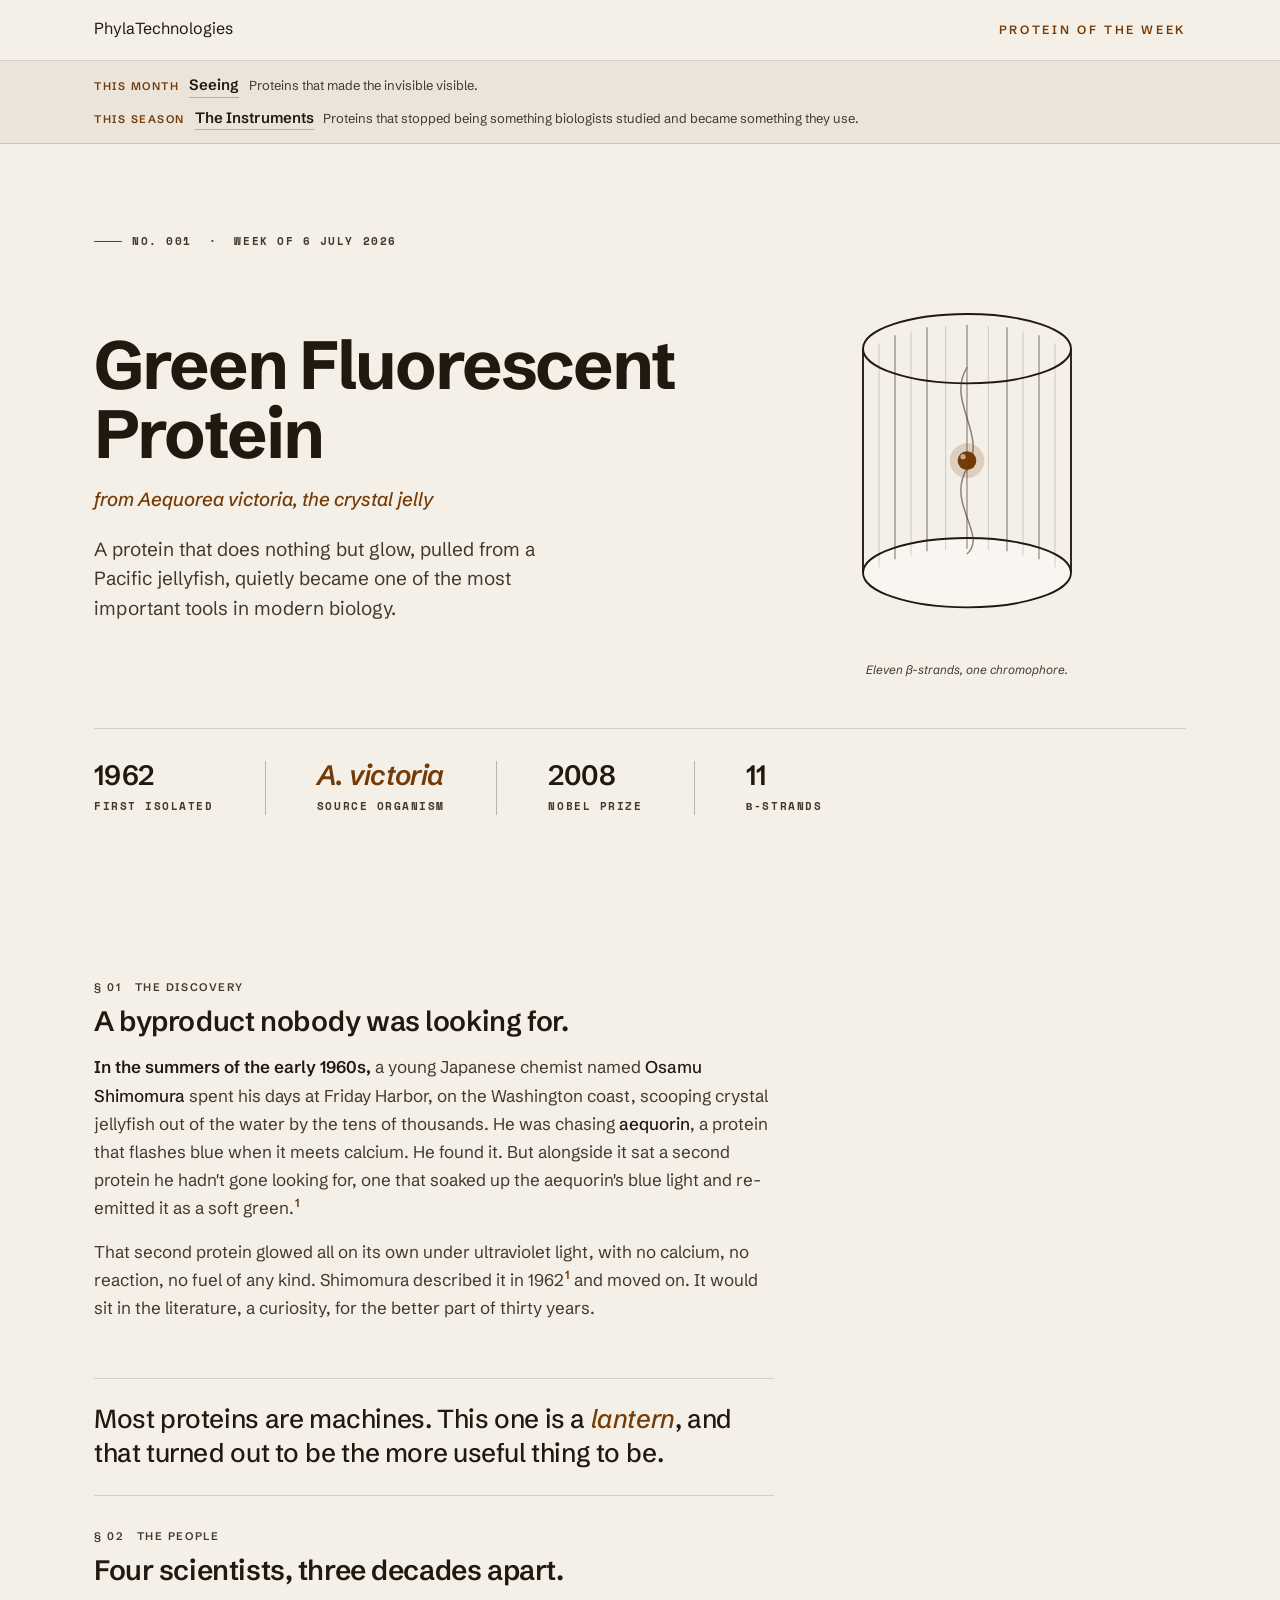
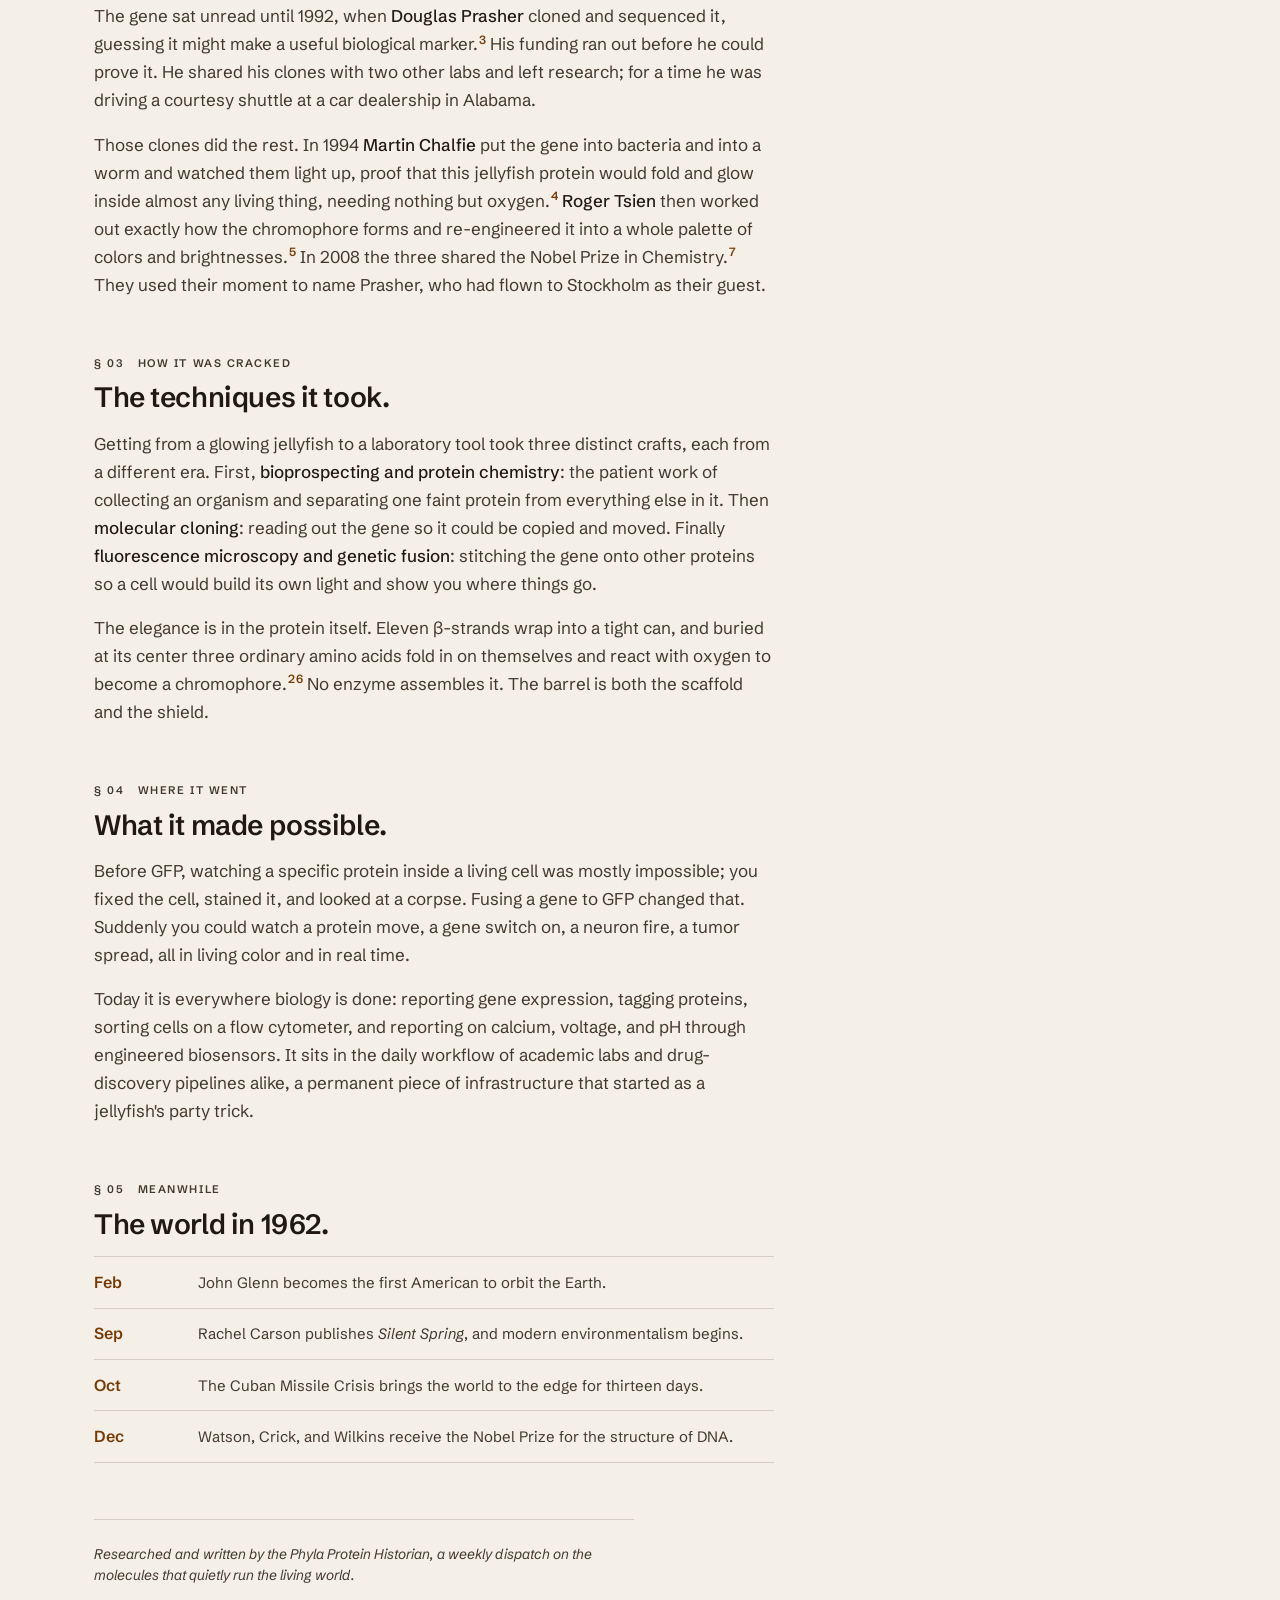
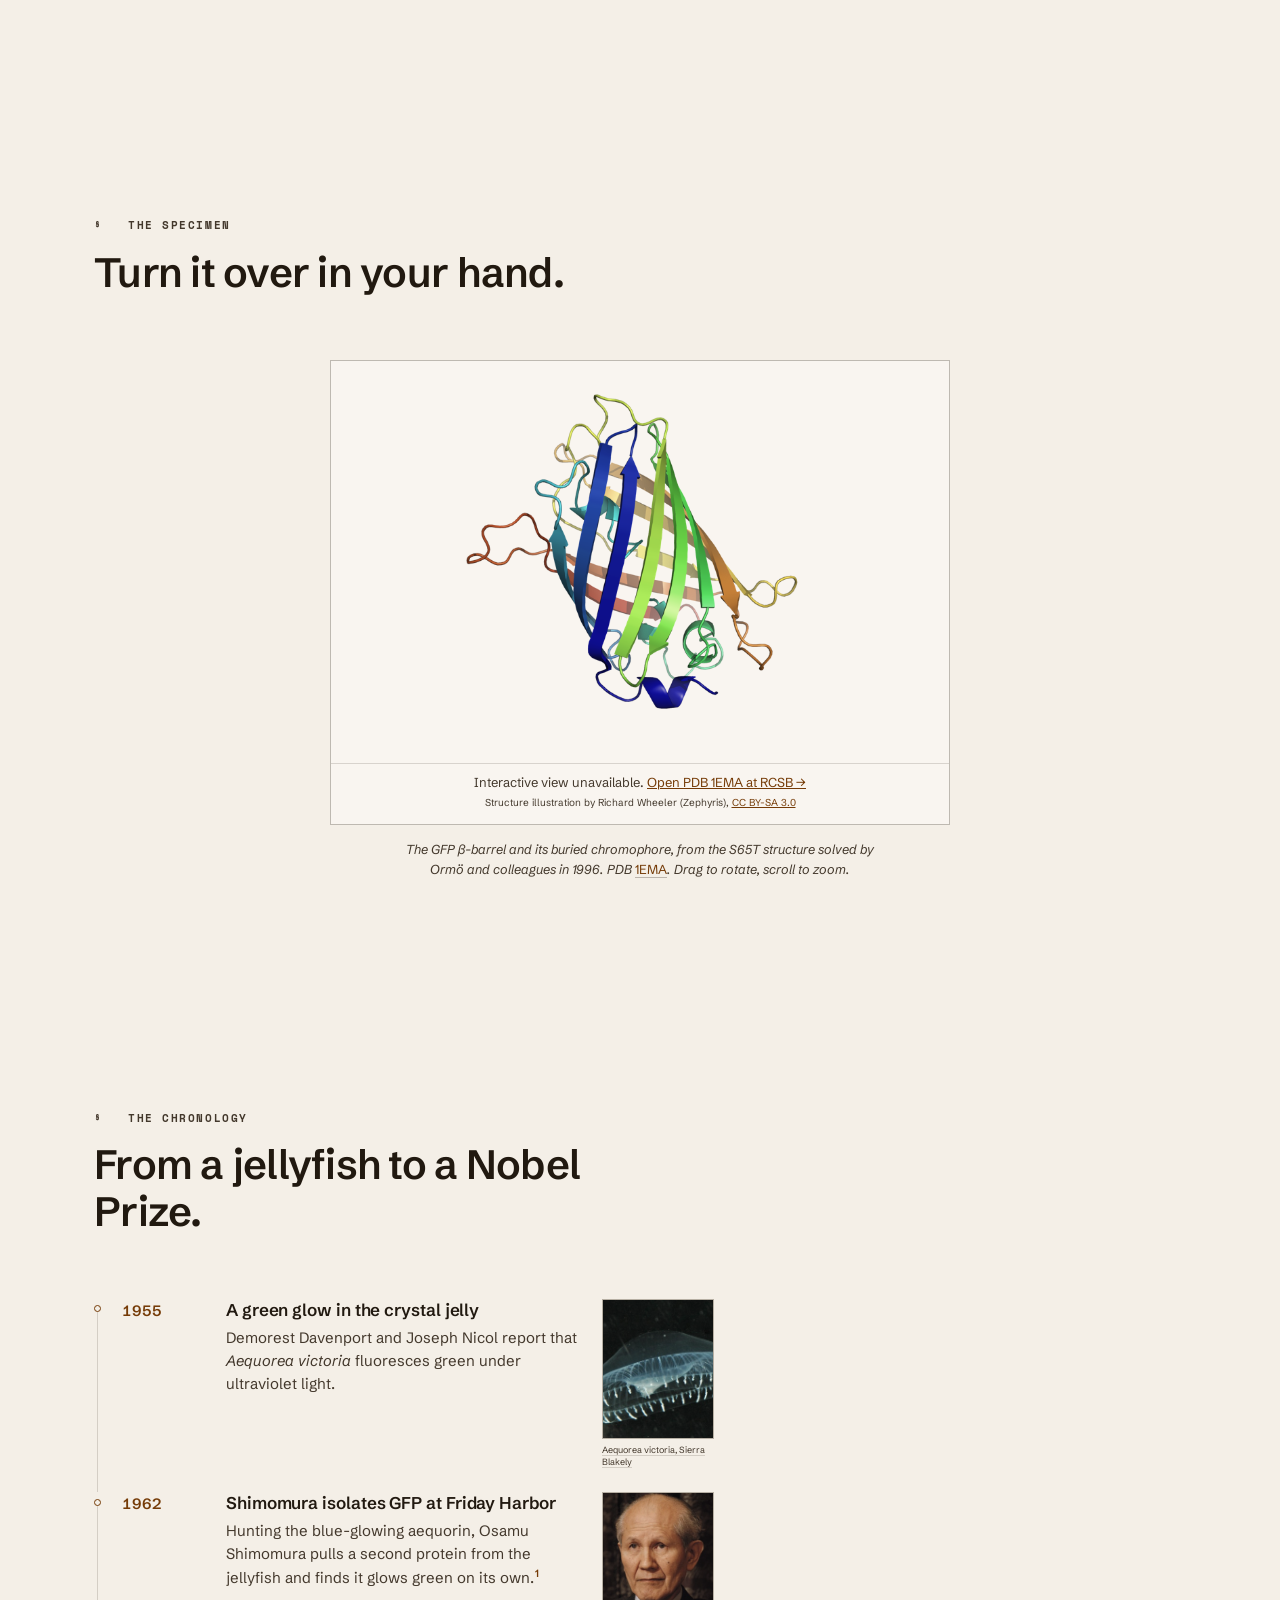
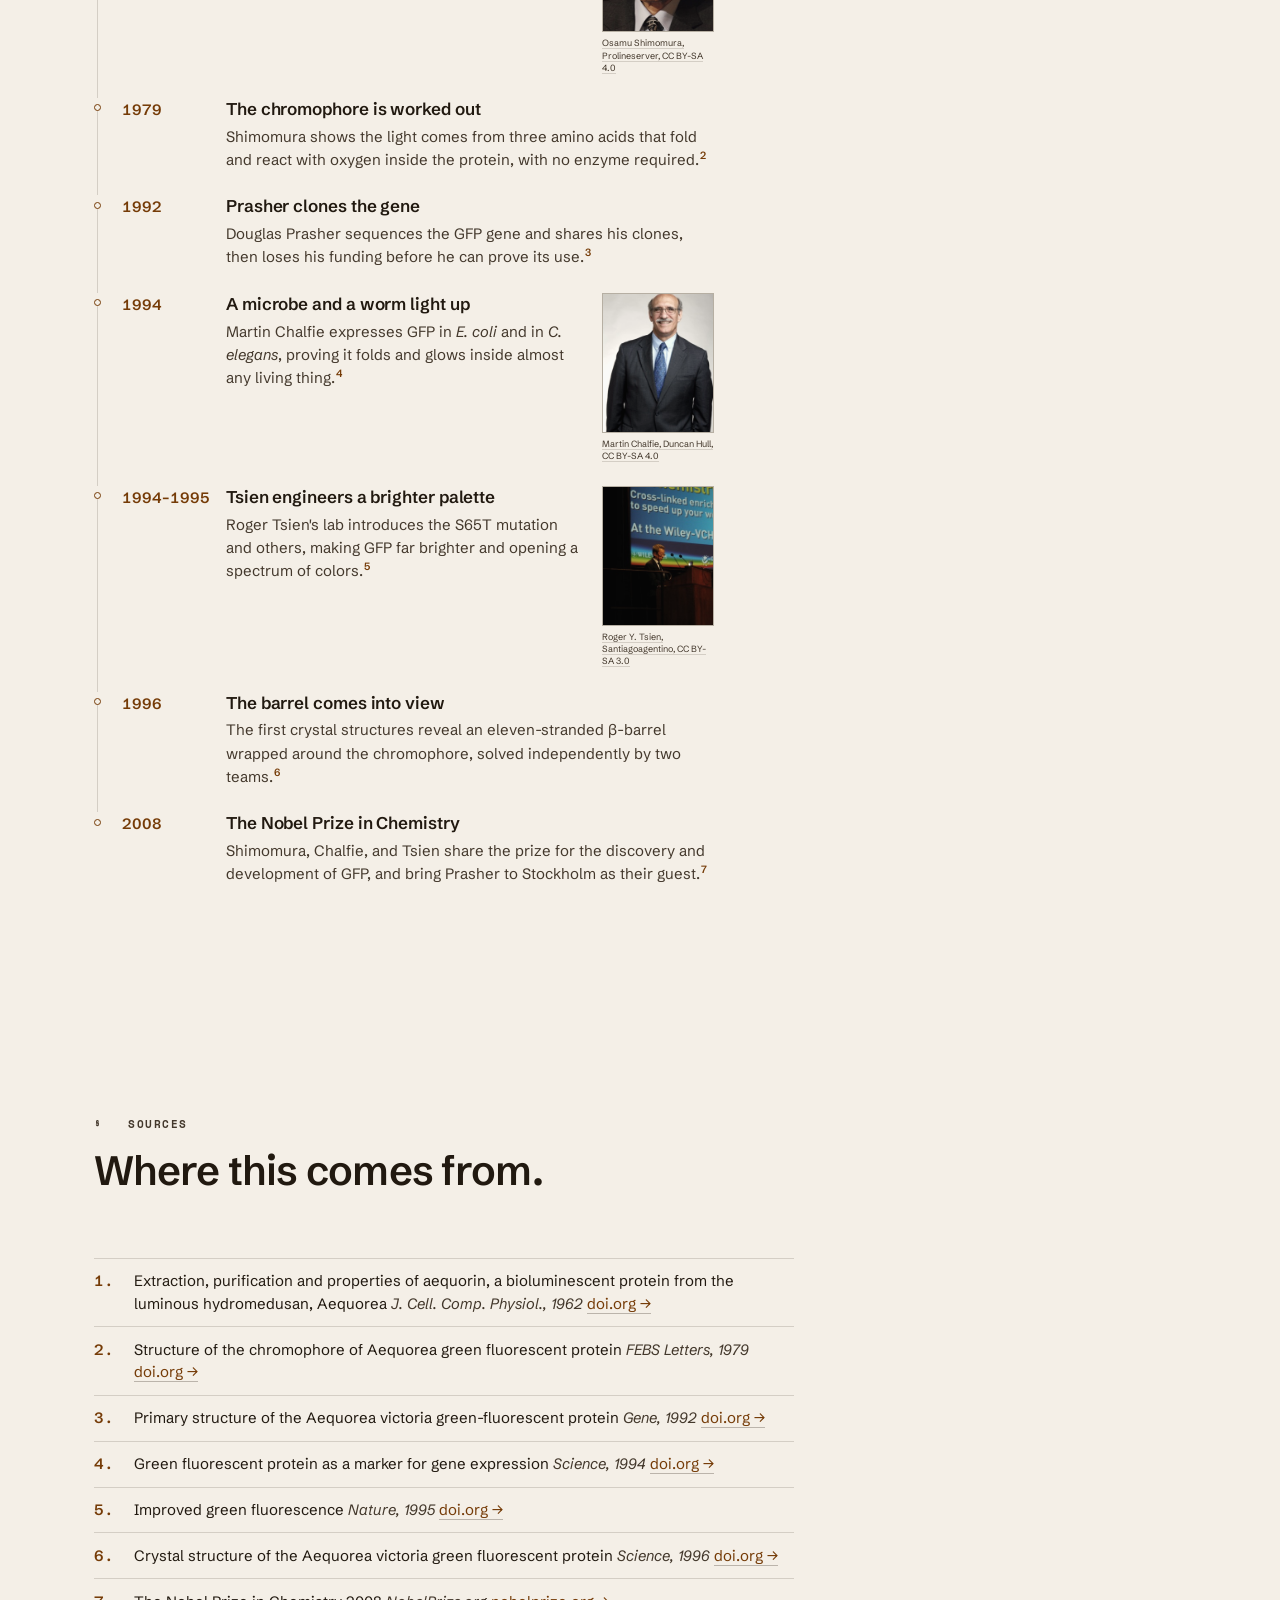
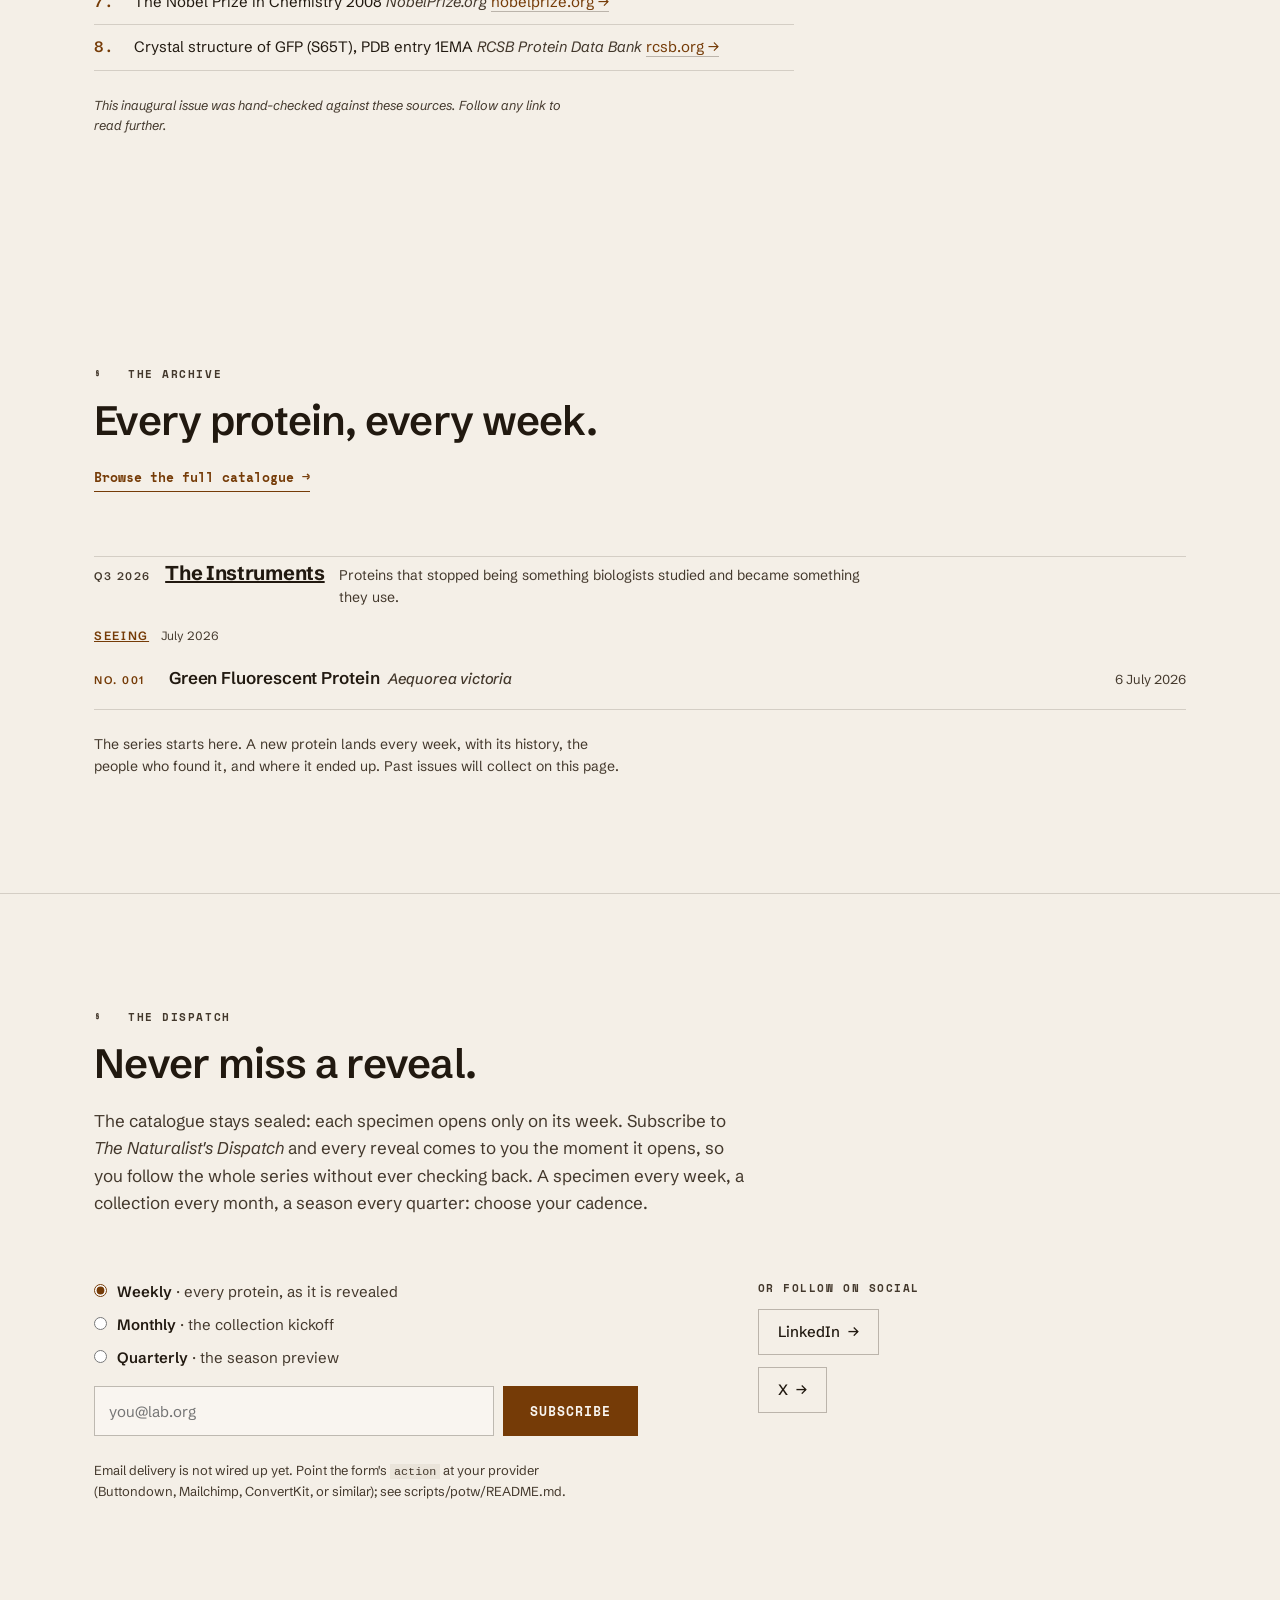
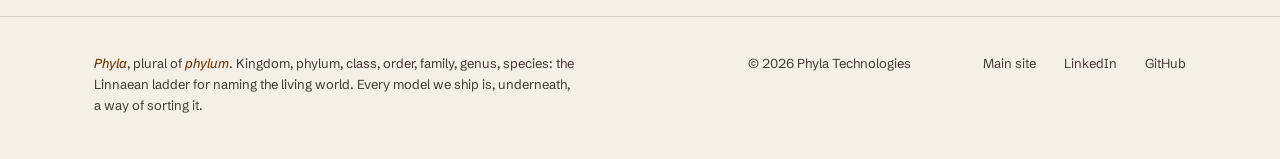
<file: protein-of-the-week.html>
<!DOCTYPE html>
<html lang="en">
<head>
  <meta charset="UTF-8">
  <title>Protein of the Week, Phyla Technologies</title>
  <link rel="canonical" href="https://phylatech.com/potw">
  <meta name="robots" content="noindex">
  <meta http-equiv="refresh" content="0; url=potw.html">
  <script>location.replace('potw.html' + location.search + location.hash);</script>
</head>
<body>
  <p>Redirecting to <a href="potw.html">Protein of the Week</a>.</p>

  <!-- GSAP (vendored locally, no CDN dependency) drives the shared header shrink -->
  <script src="vendor/gsap.min.js"></script>
  <script src="vendor/ScrollTrigger.min.js"></script>
  <script src="header-scroll.js"></script>
</body>
</html>
</file>
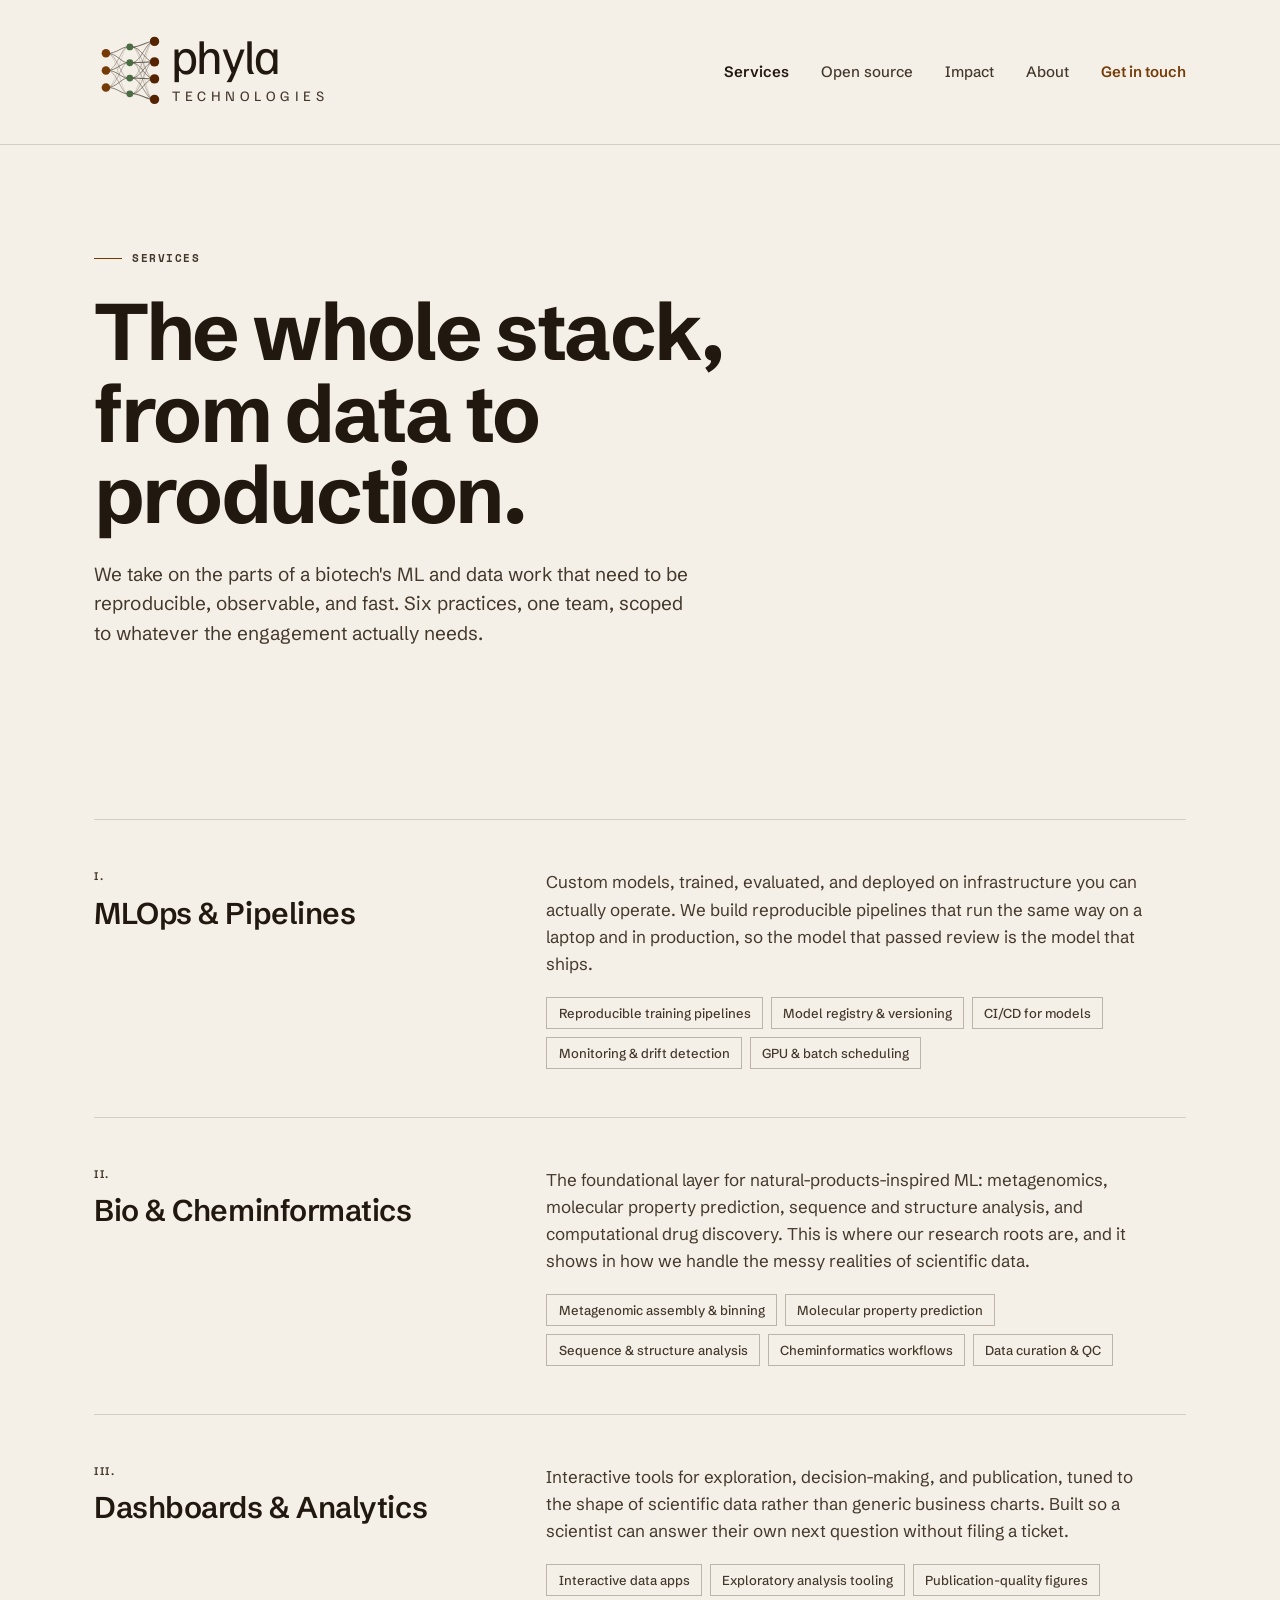
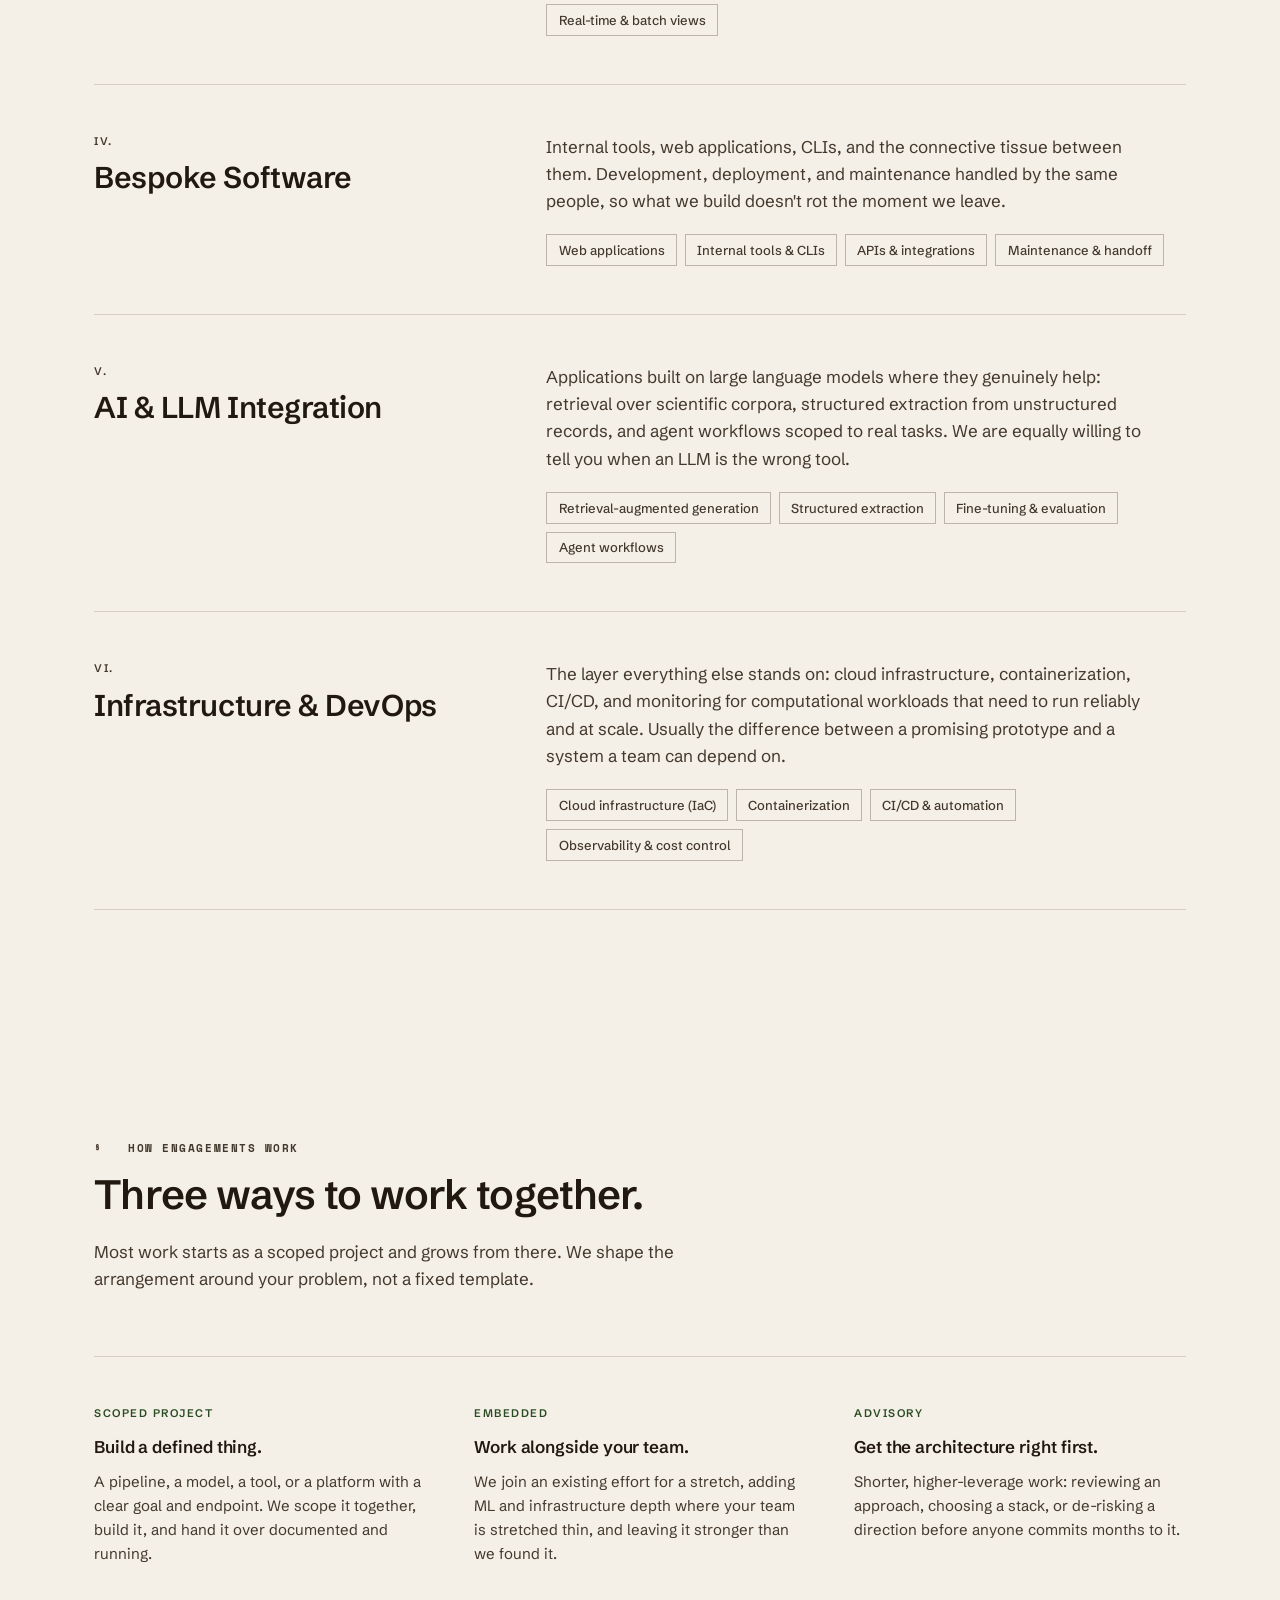
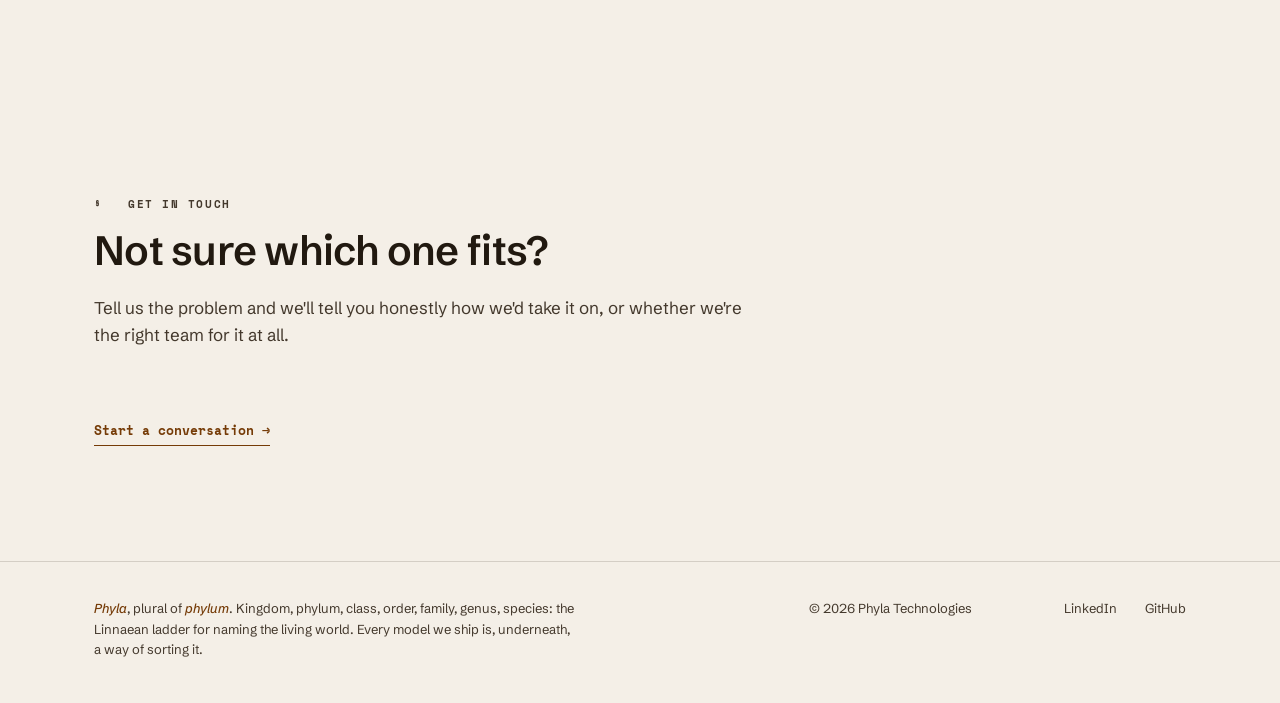
<file: services.html>
<!DOCTYPE html>
<html lang="en">
<head>
  <meta charset="UTF-8">
  <meta name="viewport" content="width=device-width, initial-scale=1.0">
  <title>Services, Phyla Technologies</title>
  <link rel="icon" type="image/svg+xml" href="favicon.svg">
  <meta name="description" content="What Phyla Tech builds for biotech: MLOps and pipelines, bio- and cheminformatics, dashboards and analytics, bespoke software, AI/LLM integration, and the infrastructure underneath.">

  <meta property="og:type" content="website">
  <meta property="og:title" content="Services, Phyla Technologies">
  <meta property="og:description" content="MLOps, bio/cheminformatics, dashboards, bespoke software, and the infrastructure underneath, for life sciences teams.">
  <meta property="og:url" content="https://phylatech.com/services.html">
  <meta property="og:site_name" content="Phyla Technologies">

  <meta name="twitter:card" content="summary_large_image">
  <meta name="twitter:title" content="Services, Phyla Technologies">
  <meta name="twitter:description" content="MLOps, bio/cheminformatics, dashboards, bespoke software, and the infrastructure underneath, for life sciences teams.">

  <meta name="view-transition" content="same-origin">

  <link rel="preconnect" href="https://fonts.googleapis.com">
  <link rel="preconnect" href="https://fonts.gstatic.com" crossorigin>
  <link href="https://fonts.googleapis.com/css2?family=Familjen+Grotesk:ital,wght@0,400..700;1,400..700&family=Schibsted+Grotesk:ital,wght@0,400..800;1,400..500&family=Space+Mono:ital,wght@0,400;0,700;1,400;1,700&display=swap" rel="stylesheet">

  <link rel="stylesheet" href="styles.css">

  <style>
    /* Page-specific styles. Shared design system lives in styles.css */

    /* === Hero === */
    .svc-hero {
      padding-block: clamp(3.25rem, 8vw, 6rem) clamp(2.5rem, 5vw, 3.5rem);
    }
    .svc-hero .eyebrow {
      display: inline-flex;
      align-items: center;
      gap: 0.625rem;
      margin-bottom: 1.5rem;
    }
    .svc-hero .eyebrow::before {
      content: "";
      display: inline-block;
      width: 28px;
      height: 1px;
      background: var(--tannin);
    }
    .svc-hero h1 { max-width: 16ch; margin-bottom: 1.5rem; }
    .svc-hero .lead { max-width: 50ch; }

    /* === Service entries === */
    .svc-list { border-top: 1px solid var(--ink-hairline); }
    .svc {
      display: grid;
      grid-template-columns: minmax(0, 0.85fr) minmax(0, 1.4fr);
      gap: clamp(1.5rem, 5vw, 4rem);
      padding-block: clamp(2rem, 4vw, 3rem);
      border-bottom: 1px solid var(--ink-hairline);
      align-items: start;
    }
    .svc-head { position: relative; }
    .svc-num {
      font-size: 0.6875rem;
      font-variation-settings: "wdth" 100, "wght" 600;
      letter-spacing: 0.14em;
      text-transform: uppercase;
      color: var(--ink-soft);
      display: block;
      margin-bottom: 0.7rem;
    }
    .svc-head h2 {
      font-size: clamp(1.375rem, 2.6vw, 1.875rem);
      font-variation-settings: "wdth" 100, "wght" 600;
      letter-spacing: -0.015em;
      line-height: 1.1;
      color: var(--ink);
    }
    .svc-body p {
      font-size: 1.0625rem;
      line-height: 1.6;
      color: var(--ink-soft);
      max-width: 60ch;
      margin-bottom: 1.25rem;
    }
    .svc-includes {
      display: flex;
      flex-wrap: wrap;
      gap: 0.5rem;
      list-style: none;
    }
    .svc-includes li {
      font-size: 0.8125rem;
      font-variation-settings: "wdth" 100, "wght" 500;
      color: var(--ink-soft);
      padding: 0.3rem 0.7rem;
      border: 1px solid var(--ink-hairline-strong);
    }

    /* === Engagement models === */
    .engagements {
      display: grid;
      grid-template-columns: repeat(3, 1fr);
      gap: clamp(1.5rem, 4vw, 3rem);
      border-top: 1px solid var(--ink-hairline);
      padding-top: clamp(2rem, 4vw, 3rem);
    }
    .engagement h3 {
      font-size: 1.0625rem;
      font-variation-settings: "wdth" 100, "wght" 600;
      letter-spacing: -0.005em;
      margin-bottom: 0.6rem;
      color: var(--ink);
    }
    .engagement .eng-tag {
      display: block;
      font-size: 0.6875rem;
      font-variation-settings: "wdth" 100, "wght" 600;
      letter-spacing: 0.14em;
      text-transform: uppercase;
      color: var(--moss-deep);
      margin-bottom: 0.7rem;
    }
    .engagement p {
      font-size: 0.9375rem;
      line-height: 1.6;
      color: var(--ink-soft);
    }

    /* === Closing === */
    .closing .link-arrow { margin-top: 0.5rem; }

    /* === Page-specific responsive === */
    @media (max-width: 780px) {
      .svc { grid-template-columns: 1fr; gap: 1rem; }
      .engagements { grid-template-columns: 1fr; gap: 2rem; }
    }
  </style>
</head>
<body>
  <a href="#main" class="skip-link">Skip to main content</a>

  <header class="site-header">
    <div class="wrap header-inner">
      <a href="index.html" class="wordmark" aria-label="Phyla Technologies, home">
        <svg class="wordmark-svg" viewBox="0 0 590.41529 267.508" role="img" aria-label="Phyla Technologies">
          <g transform="translate(20,130)" fill="none" stroke="var(--ink-soft)" stroke-linecap="round">
            <path d="M 12,-40 C 34,-40 44,-55 58,-55" stroke-width="2.2" opacity="0.67"/>
            <path d="M 12,-40 C 34,-40 44,-18 58,-18" stroke-width="2.2" opacity="0.63"/>
            <path d="M 12,-40 C 34,-40 44,18 58,18" stroke-width="1.8" opacity="0.44"/>
            <path d="M 12,-40 C 34,-40 44,55 58,55" stroke-width="1.4" opacity="0.25"/>
            <path d="M 12,0 C 34,0 44,-55 58,-55" stroke-width="1.8" opacity="0.46"/>
            <path d="M 12,0 C 34,0 44,-18 58,-18" stroke-width="2.2" opacity="0.66"/>
            <path d="M 12,0 C 34,0 44,18 58,18" stroke-width="2.2" opacity="0.66"/>
            <path d="M 12,0 C 34,0 44,55 58,55" stroke-width="1.8" opacity="0.46"/>
            <path d="M 12,40 C 34,40 44,-55 58,-55" stroke-width="1.4" opacity="0.25"/>
            <path d="M 12,40 C 34,40 44,-18 58,-18" stroke-width="1.8" opacity="0.44"/>
            <path d="M 12,40 C 34,40 44,18 58,18" stroke-width="2.2" opacity="0.63"/>
            <path d="M 12,40 C 34,40 44,55 58,55" stroke-width="2.2" opacity="0.67"/>
            <path d="M 70,-55 C 90,-55 102,-68 118,-68" stroke-width="2.4" opacity="0.74"/>
            <path d="M 70,-55 C 90,-55 102,-20 118,-20" stroke-width="2.2" opacity="0.64"/>
            <path d="M 70,-55 C 90,-55 102,20 118,20" stroke-width="1.8" opacity="0.46"/>
            <path d="M 70,-55 C 90,-55 102,68 118,68" stroke-width="1.4" opacity="0.25"/>
            <path d="M 70,-18 C 90,-18 102,-68 118,-68" stroke-width="2.1" opacity="0.58"/>
            <path d="M 70,-18 C 90,-18 102,-20 118,-20" stroke-width="2.5" opacity="0.79"/>
            <path d="M 70,-18 C 90,-18 102,20 118,20" stroke-width="2.2" opacity="0.63"/>
            <path d="M 70,-18 C 90,-18 102,68 118,68" stroke-width="1.7" opacity="0.42"/>
            <path d="M 70,18 C 90,18 102,-68 118,-68" stroke-width="1.7" opacity="0.42"/>
            <path d="M 70,18 C 90,18 102,-20 118,-20" stroke-width="2.2" opacity="0.63"/>
            <path d="M 70,18 C 90,18 102,20 118,20" stroke-width="2.5" opacity="0.79"/>
            <path d="M 70,18 C 90,18 102,68 118,68" stroke-width="2.1" opacity="0.58"/>
            <path d="M 70,55 C 90,55 102,-68 118,-68" stroke-width="1.4" opacity="0.25"/>
            <path d="M 70,55 C 90,55 102,-20 118,-20" stroke-width="1.8" opacity="0.46"/>
            <path d="M 70,55 C 90,55 102,20 118,20" stroke-width="2.2" opacity="0.64"/>
            <path d="M 70,55 C 90,55 102,68 118,68" stroke-width="2.4" opacity="0.74"/>
          </g>
          <g transform="translate(20,130)">
            <circle cx="8" cy="-40" r="10" fill="var(--tannin)"/>
            <circle cx="8" cy="0" r="10" fill="var(--tannin)"/>
            <circle cx="8" cy="40" r="10" fill="var(--tannin)"/>
            <circle cx="64" cy="-55" r="8" fill="var(--moss)"/>
            <circle cx="64" cy="-18" r="8" fill="var(--moss)"/>
            <circle cx="64" cy="18" r="8" fill="var(--moss)"/>
            <circle cx="64" cy="55" r="8" fill="var(--moss)"/>
            <circle cx="122" cy="-68" r="11" fill="var(--tannin-deep)"/>
            <circle cx="122" cy="-20" r="11" fill="var(--tannin-deep)"/>
            <circle cx="122" cy="20" r="11" fill="var(--tannin-deep)"/>
            <circle cx="122" cy="68" r="11" fill="var(--tannin-deep)"/>
          </g>
          <text x="180" y="138" font-size="115" font-weight="700" letter-spacing="-3" fill="var(--ink)" style="font-family:var(--f-wordmark)">phyla</text>
          <text x="184" y="202" font-size="34" font-weight="500" letter-spacing="10.5" fill="var(--ink-soft)" style="font-family:var(--f-wordmark)">TECHNOLOGIES</text>
        </svg>
      </a>
      <nav class="primary" aria-label="Primary">
        <a href="services.html" aria-current="page" class="active">Services</a>
        <a href="work.html">Open source</a>
        <a href="impact.html">Impact</a>
        <a href="about.html">About</a>
        <a href="index.html#contact" class="cta">Get in touch</a>
      </nav>
    </div>
  </header>

  <main id="main">

    <!-- HERO -->
    <section class="svc-hero">
      <div class="wrap">
        <span class="eyebrow label">Services</span>
        <h1 class="display">The whole stack, from data to production.</h1>
        <p class="lead body-large">We take on the parts of a biotech's ML and data work that need to be reproducible, observable, and fast. Six practices, one team, scoped to whatever the engagement actually needs.</p>
      </div>
    </section>

    <!-- SERVICES -->
    <section id="list">
      <div class="wrap">
        <ol class="svc-list">
          <li class="svc">
            <div class="svc-head">
              <span class="svc-num">i.</span>
              <h2>MLOps &amp; Pipelines</h2>
            </div>
            <div class="svc-body">
              <p>Custom models, trained, evaluated, and deployed on infrastructure you can actually operate. We build reproducible pipelines that run the same way on a laptop and in production, so the model that passed review is the model that ships.</p>
              <ul class="svc-includes">
                <li>Reproducible training pipelines</li>
                <li>Model registry &amp; versioning</li>
                <li>CI/CD for models</li>
                <li>Monitoring &amp; drift detection</li>
                <li>GPU &amp; batch scheduling</li>
              </ul>
            </div>
          </li>

          <li class="svc">
            <div class="svc-head">
              <span class="svc-num">ii.</span>
              <h2>Bio &amp; Cheminformatics</h2>
            </div>
            <div class="svc-body">
              <p>The foundational layer for natural-products-inspired ML: metagenomics, molecular property prediction, sequence and structure analysis, and computational drug discovery. This is where our research roots are, and it shows in how we handle the messy realities of scientific data.</p>
              <ul class="svc-includes">
                <li>Metagenomic assembly &amp; binning</li>
                <li>Molecular property prediction</li>
                <li>Sequence &amp; structure analysis</li>
                <li>Cheminformatics workflows</li>
                <li>Data curation &amp; QC</li>
              </ul>
            </div>
          </li>

          <li class="svc">
            <div class="svc-head">
              <span class="svc-num">iii.</span>
              <h2>Dashboards &amp; Analytics</h2>
            </div>
            <div class="svc-body">
              <p>Interactive tools for exploration, decision-making, and publication, tuned to the shape of scientific data rather than generic business charts. Built so a scientist can answer their own next question without filing a ticket.</p>
              <ul class="svc-includes">
                <li>Interactive data apps</li>
                <li>Exploratory analysis tooling</li>
                <li>Publication-quality figures</li>
                <li>Real-time &amp; batch views</li>
              </ul>
            </div>
          </li>

          <li class="svc">
            <div class="svc-head">
              <span class="svc-num">iv.</span>
              <h2>Bespoke Software</h2>
            </div>
            <div class="svc-body">
              <p>Internal tools, web applications, CLIs, and the connective tissue between them. Development, deployment, and maintenance handled by the same people, so what we build doesn't rot the moment we leave.</p>
              <ul class="svc-includes">
                <li>Web applications</li>
                <li>Internal tools &amp; CLIs</li>
                <li>APIs &amp; integrations</li>
                <li>Maintenance &amp; handoff</li>
              </ul>
            </div>
          </li>

          <li class="svc">
            <div class="svc-head">
              <span class="svc-num">v.</span>
              <h2>AI &amp; LLM Integration</h2>
            </div>
            <div class="svc-body">
              <p>Applications built on large language models where they genuinely help: retrieval over scientific corpora, structured extraction from unstructured records, and agent workflows scoped to real tasks. We are equally willing to tell you when an LLM is the wrong tool.</p>
              <ul class="svc-includes">
                <li>Retrieval-augmented generation</li>
                <li>Structured extraction</li>
                <li>Fine-tuning &amp; evaluation</li>
                <li>Agent workflows</li>
              </ul>
            </div>
          </li>

          <li class="svc">
            <div class="svc-head">
              <span class="svc-num">vi.</span>
              <h2>Infrastructure &amp; DevOps</h2>
            </div>
            <div class="svc-body">
              <p>The layer everything else stands on: cloud infrastructure, containerization, CI/CD, and monitoring for computational workloads that need to run reliably and at scale. Usually the difference between a promising prototype and a system a team can depend on.</p>
              <ul class="svc-includes">
                <li>Cloud infrastructure (IaC)</li>
                <li>Containerization</li>
                <li>CI/CD &amp; automation</li>
                <li>Observability &amp; cost control</li>
              </ul>
            </div>
          </li>
        </ol>
      </div>
    </section>

    <!-- ENGAGEMENT MODELS -->
    <section id="engagements">
      <div class="wrap">
        <div class="section-head">
          <span class="label">&sect; &nbsp; How engagements work</span>
          <h2 class="headline">Three ways to work together.</h2>
          <p class="body">Most work starts as a scoped project and grows from there. We shape the arrangement around your problem, not a fixed template.</p>
        </div>
        <div class="engagements">
          <div class="engagement">
            <span class="eng-tag">Scoped project</span>
            <h3>Build a defined thing.</h3>
            <p>A pipeline, a model, a tool, or a platform with a clear goal and endpoint. We scope it together, build it, and hand it over documented and running.</p>
          </div>
          <div class="engagement">
            <span class="eng-tag">Embedded</span>
            <h3>Work alongside your team.</h3>
            <p>We join an existing effort for a stretch, adding ML and infrastructure depth where your team is stretched thin, and leaving it stronger than we found it.</p>
          </div>
          <div class="engagement">
            <span class="eng-tag">Advisory</span>
            <h3>Get the architecture right first.</h3>
            <p>Shorter, higher-leverage work: reviewing an approach, choosing a stack, or de-risking a direction before anyone commits months to it.</p>
          </div>
        </div>
      </div>
    </section>

    <!-- CLOSING -->
    <section class="closing" id="closing">
      <div class="wrap">
        <div class="section-head">
          <span class="label">&sect; &nbsp; Get in touch</span>
          <h2 class="headline">Not sure which one fits?</h2>
          <p class="body">Tell us the problem and we'll tell you honestly how we'd take it on, or whether we're the right team for it at all.</p>
        </div>
        <a href="index.html#contact" class="link-arrow">
          <span>Start a conversation</span>
          <span class="arrow" aria-hidden="true">&rarr;</span>
        </a>
      </div>
    </section>

  </main>

  <footer class="site-footer">
    <div class="wrap footer-inner">
      <div class="footer-etymology">
        <em>Phyla</em>, plural of <em>phylum</em>. Kingdom, phylum, class, order, family, genus, species: the Linnaean ladder for naming the living world. Every model we ship is, underneath, a way of sorting it.
      </div>
      <div class="footer-meta">&copy; 2026 Phyla Technologies</div>
      <div class="footer-links">
        <a href="https://www.linkedin.com/company/phylatech" target="_blank" rel="noopener noreferrer">LinkedIn</a>
        <a href="https://github.com/orgs/phylatech" target="_blank" rel="noopener noreferrer">GitHub</a>
      </div>
    </div>
  </footer>


  <!-- GSAP (vendored locally, no CDN dependency) drives the shared header shrink -->
  <script src="vendor/gsap.min.js"></script>
  <script src="vendor/ScrollTrigger.min.js"></script>
  <script src="header-scroll.js"></script>
</body>
</html>
</file>
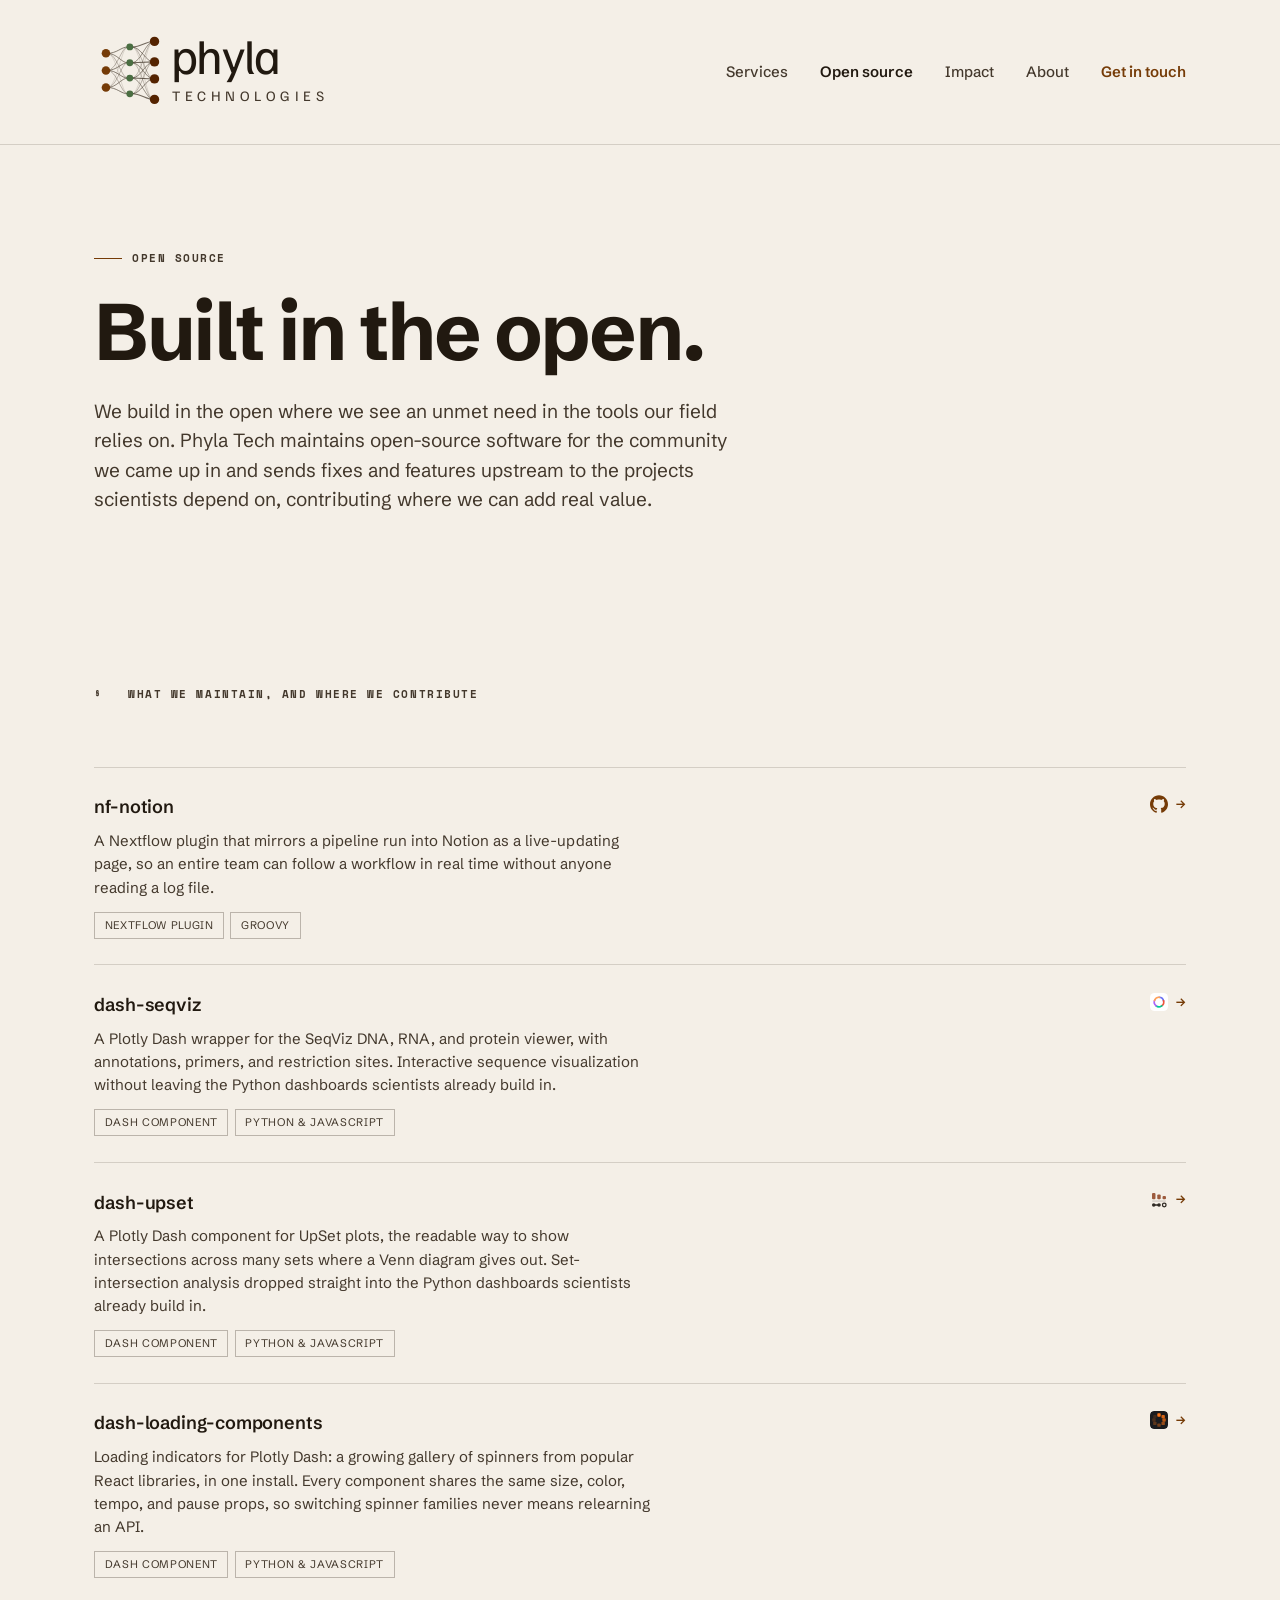
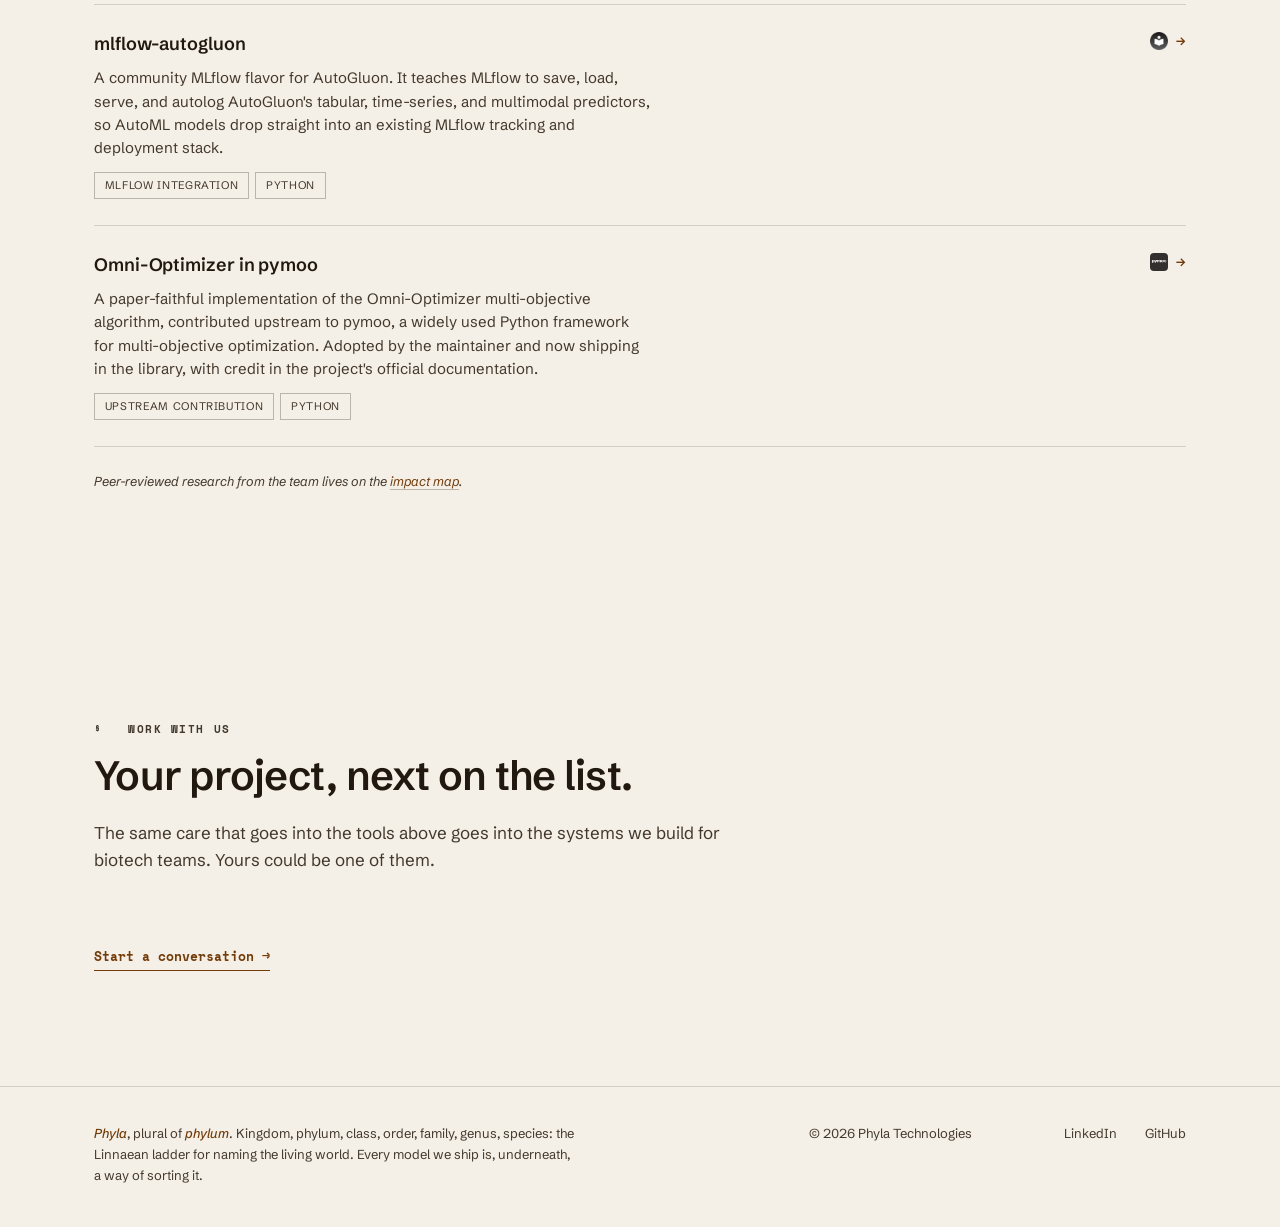
<file: work.html>
<!DOCTYPE html>
<html lang="en">
<head>
  <meta charset="UTF-8">
  <meta name="viewport" content="width=device-width, initial-scale=1.0">
  <title>Open source, Phyla Technologies</title>
  <link rel="icon" type="image/svg+xml" href="favicon.svg">
  <meta name="description" content="Open-source software from the Phyla Tech team: tools we maintain for the scientific-computing and ML community, and upstream contributions to the projects our field relies on.">

  <meta property="og:type" content="website">
  <meta property="og:title" content="Open source, Phyla Technologies">
  <meta property="og:description" content="Tools we maintain for the community, and upstream contributions to the projects our field relies on.">
  <meta property="og:url" content="https://phylatech.com/work.html">
  <meta property="og:site_name" content="Phyla Technologies">

  <meta name="twitter:card" content="summary_large_image">
  <meta name="twitter:title" content="Open source, Phyla Technologies">
  <meta name="twitter:description" content="Tools we maintain for the community, and upstream contributions to the projects our field relies on.">

  <meta name="view-transition" content="same-origin">

  <link rel="preconnect" href="https://fonts.googleapis.com">
  <link rel="preconnect" href="https://fonts.gstatic.com" crossorigin>
  <link href="https://fonts.googleapis.com/css2?family=Familjen+Grotesk:ital,wght@0,400..700;1,400..700&family=Schibsted+Grotesk:ital,wght@0,400..800;1,400..500&family=Space+Mono:ital,wght@0,400;0,700;1,400;1,700&display=swap" rel="stylesheet">

  <link rel="stylesheet" href="styles.css">

  <style>
    /* Page-specific styles. Shared design system lives in styles.css */

    /* === Hero === */
    .work-hero {
      padding-block: clamp(3.25rem, 8vw, 6rem) clamp(2.5rem, 5vw, 3.5rem);
    }
    .work-hero .eyebrow {
      display: inline-flex;
      align-items: center;
      gap: 0.625rem;
      margin-bottom: 1.5rem;
    }
    .work-hero .eyebrow::before {
      content: "";
      display: inline-block;
      width: 28px;
      height: 1px;
      background: var(--tannin);
    }
    .work-hero h1 { max-width: 15ch; margin-bottom: 1.5rem; }
    .work-hero .lead { max-width: 54ch; }

    /* === Open source & community === */
    .oss-list { border-top: 1px solid var(--ink-hairline); }
    .oss {
      display: grid;
      grid-template-columns: minmax(0, 1fr) auto;
      gap: 0.6rem 2rem;
      align-items: baseline;
      padding-block: 1.6rem;
      border-bottom: 1px solid var(--ink-hairline);
      text-decoration: none;
      color: inherit;
    }
    .oss-name {
      display: inline;
      font-size: 1.125rem;
      font-variation-settings: "wdth" 100, "wght" 600;
      letter-spacing: -0.005em;
      color: var(--ink);
      background-image: linear-gradient(var(--tannin), var(--tannin));
      background-size: 0% 1px;
      background-repeat: no-repeat;
      background-position: 0 100%;
      transition: background-size 220ms cubic-bezier(0.22, 1, 0.36, 1);
    }
    .oss:hover .oss-name, .oss:focus-visible .oss-name { background-size: 100% 1px; color: var(--tannin); }
    .oss-desc {
      display: block;
      margin-top: 0.5rem;
      font-size: 0.9375rem;
      line-height: 1.55;
      color: var(--ink-soft);
      max-width: 62ch;
    }
    .oss-tags { display: flex; flex-wrap: wrap; gap: 0.4rem; margin-top: 0.8rem; }
    .oss-tags span {
      font-size: 0.6875rem;
      letter-spacing: 0.06em;
      text-transform: uppercase;
      color: var(--ink-soft);
      padding: 0.25rem 0.6rem;
      border: 1px solid var(--ink-hairline-strong);
    }
    .oss-link {
      display: inline-flex;
      align-items: center;
      gap: 0.5rem;
      font-size: 0.8125rem;
      font-variation-settings: "wdth" 100, "wght" 600;
      color: var(--tannin);
      white-space: nowrap;
    }
    .oss-link img, .oss-link svg { width: 18px; height: 18px; display: block; }
    .oss-link img { border-radius: 4px; }
    .oss-link svg { fill: currentColor; }
    .oss:hover .oss-link { color: var(--tannin-deep); }
    .oss-note {
      margin-top: 1.5rem;
      font-size: 0.8125rem;
      font-style: italic;
      color: var(--ink-soft);
      max-width: 62ch;
    }
    @media (max-width: 560px) { .oss { grid-template-columns: 1fr; } }

    /* === Closing === */
    .closing .link-arrow { margin-top: 0.5rem; }
  </style>
</head>
<body>
  <a href="#main" class="skip-link">Skip to main content</a>

  <header class="site-header">
    <div class="wrap header-inner">
      <a href="index.html" class="wordmark" aria-label="Phyla Technologies, home">
        <svg class="wordmark-svg" viewBox="0 0 590.41529 267.508" role="img" aria-label="Phyla Technologies">
          <g transform="translate(20,130)" fill="none" stroke="var(--ink-soft)" stroke-linecap="round">
            <path d="M 12,-40 C 34,-40 44,-55 58,-55" stroke-width="2.2" opacity="0.67"/>
            <path d="M 12,-40 C 34,-40 44,-18 58,-18" stroke-width="2.2" opacity="0.63"/>
            <path d="M 12,-40 C 34,-40 44,18 58,18" stroke-width="1.8" opacity="0.44"/>
            <path d="M 12,-40 C 34,-40 44,55 58,55" stroke-width="1.4" opacity="0.25"/>
            <path d="M 12,0 C 34,0 44,-55 58,-55" stroke-width="1.8" opacity="0.46"/>
            <path d="M 12,0 C 34,0 44,-18 58,-18" stroke-width="2.2" opacity="0.66"/>
            <path d="M 12,0 C 34,0 44,18 58,18" stroke-width="2.2" opacity="0.66"/>
            <path d="M 12,0 C 34,0 44,55 58,55" stroke-width="1.8" opacity="0.46"/>
            <path d="M 12,40 C 34,40 44,-55 58,-55" stroke-width="1.4" opacity="0.25"/>
            <path d="M 12,40 C 34,40 44,-18 58,-18" stroke-width="1.8" opacity="0.44"/>
            <path d="M 12,40 C 34,40 44,18 58,18" stroke-width="2.2" opacity="0.63"/>
            <path d="M 12,40 C 34,40 44,55 58,55" stroke-width="2.2" opacity="0.67"/>
            <path d="M 70,-55 C 90,-55 102,-68 118,-68" stroke-width="2.4" opacity="0.74"/>
            <path d="M 70,-55 C 90,-55 102,-20 118,-20" stroke-width="2.2" opacity="0.64"/>
            <path d="M 70,-55 C 90,-55 102,20 118,20" stroke-width="1.8" opacity="0.46"/>
            <path d="M 70,-55 C 90,-55 102,68 118,68" stroke-width="1.4" opacity="0.25"/>
            <path d="M 70,-18 C 90,-18 102,-68 118,-68" stroke-width="2.1" opacity="0.58"/>
            <path d="M 70,-18 C 90,-18 102,-20 118,-20" stroke-width="2.5" opacity="0.79"/>
            <path d="M 70,-18 C 90,-18 102,20 118,20" stroke-width="2.2" opacity="0.63"/>
            <path d="M 70,-18 C 90,-18 102,68 118,68" stroke-width="1.7" opacity="0.42"/>
            <path d="M 70,18 C 90,18 102,-68 118,-68" stroke-width="1.7" opacity="0.42"/>
            <path d="M 70,18 C 90,18 102,-20 118,-20" stroke-width="2.2" opacity="0.63"/>
            <path d="M 70,18 C 90,18 102,20 118,20" stroke-width="2.5" opacity="0.79"/>
            <path d="M 70,18 C 90,18 102,68 118,68" stroke-width="2.1" opacity="0.58"/>
            <path d="M 70,55 C 90,55 102,-68 118,-68" stroke-width="1.4" opacity="0.25"/>
            <path d="M 70,55 C 90,55 102,-20 118,-20" stroke-width="1.8" opacity="0.46"/>
            <path d="M 70,55 C 90,55 102,20 118,20" stroke-width="2.2" opacity="0.64"/>
            <path d="M 70,55 C 90,55 102,68 118,68" stroke-width="2.4" opacity="0.74"/>
          </g>
          <g transform="translate(20,130)">
            <circle cx="8" cy="-40" r="10" fill="var(--tannin)"/>
            <circle cx="8" cy="0" r="10" fill="var(--tannin)"/>
            <circle cx="8" cy="40" r="10" fill="var(--tannin)"/>
            <circle cx="64" cy="-55" r="8" fill="var(--moss)"/>
            <circle cx="64" cy="-18" r="8" fill="var(--moss)"/>
            <circle cx="64" cy="18" r="8" fill="var(--moss)"/>
            <circle cx="64" cy="55" r="8" fill="var(--moss)"/>
            <circle cx="122" cy="-68" r="11" fill="var(--tannin-deep)"/>
            <circle cx="122" cy="-20" r="11" fill="var(--tannin-deep)"/>
            <circle cx="122" cy="20" r="11" fill="var(--tannin-deep)"/>
            <circle cx="122" cy="68" r="11" fill="var(--tannin-deep)"/>
          </g>
          <text x="180" y="138" font-size="115" font-weight="700" letter-spacing="-3" fill="var(--ink)" style="font-family:var(--f-wordmark)">phyla</text>
          <text x="184" y="202" font-size="34" font-weight="500" letter-spacing="10.5" fill="var(--ink-soft)" style="font-family:var(--f-wordmark)">TECHNOLOGIES</text>
        </svg>
      </a>
      <nav class="primary" aria-label="Primary">
        <a href="services.html">Services</a>
        <a href="work.html" aria-current="page" class="active">Open source</a>
        <a href="impact.html">Impact</a>
        <a href="about.html">About</a>
        <a href="index.html#contact" class="cta">Get in touch</a>
      </nav>
    </div>
  </header>

  <main id="main">

    <!-- HERO -->
    <section class="work-hero">
      <div class="wrap">
        <span class="eyebrow label">Open source</span>
        <h1 class="display">Built in the open.</h1>
        <p class="lead body-large">We build in the open where we see an unmet need in the tools our field relies on. Phyla Tech maintains open-source software for the community we came up in and sends fixes and features upstream to the projects scientists depend on, contributing where we can add real value.</p>
      </div>
    </section>

    <!-- CONTRIBUTIONS -->
    <section id="contributions">
      <div class="wrap">
        <div class="section-head">
          <span class="label">&sect; &nbsp; What we maintain, and where we contribute</span>
        </div>
        <div class="oss-list">
          <a class="oss" href="https://github.com/Full-Spectrum-Analytics/nf-notion" target="_blank" rel="noopener noreferrer">
            <span class="oss-main">
              <span class="oss-name">nf-notion</span>
              <span class="oss-desc">A Nextflow plugin that mirrors a pipeline run into Notion as a live-updating page, so an entire team can follow a workflow in real time without anyone reading a log file.</span>
              <span class="oss-tags"><span>Nextflow plugin</span><span>Groovy</span></span>
            </span>
            <span class="oss-link"><svg viewBox="0 0 24 24" role="img" aria-label="GitHub"><path d="M12 .297c-6.63 0-12 5.373-12 12 0 5.303 3.438 9.8 8.205 11.385.6.113.82-.258.82-.577 0-.285-.01-1.04-.015-2.04-3.338.724-4.042-1.61-4.042-1.61C4.422 18.07 3.633 17.7 3.633 17.7c-1.087-.744.084-.729.084-.729 1.205.084 1.838 1.236 1.838 1.236 1.07 1.835 2.809 1.305 3.495.998.108-.776.417-1.305.76-1.605-2.665-.3-5.466-1.332-5.466-5.93 0-1.31.465-2.38 1.235-3.22-.135-.303-.54-1.523.105-3.176 0 0 1.005-.322 3.3 1.23.96-.267 1.98-.399 3-.405 1.02.006 2.04.138 3 .405 2.28-1.552 3.285-1.23 3.285-1.23.645 1.653.24 2.873.12 3.176.765.84 1.23 1.91 1.23 3.22 0 4.61-2.805 5.625-5.475 5.92.42.36.81 1.096.81 2.22 0 1.606-.015 2.896-.015 3.286 0 .315.21.69.825.57C20.565 22.092 24 17.592 24 12.297c0-6.627-5.373-12-12-12"/></svg> &rarr;</span>
          </a>
          <a class="oss" href="https://dash-seqviz.com" target="_blank" rel="noopener noreferrer">
            <span class="oss-main">
              <span class="oss-name">dash-seqviz</span>
              <span class="oss-desc">A Plotly Dash wrapper for the SeqViz DNA, RNA, and protein viewer, with annotations, primers, and restriction sites. Interactive sequence visualization without leaving the Python dashboards scientists already build in.</span>
              <span class="oss-tags"><span>Dash component</span><span>Python &amp; JavaScript</span></span>
            </span>
            <span class="oss-link"><img src="assets/oss-dash-seqviz.svg" alt="Docs"> &rarr;</span>
          </a>
          <a class="oss" href="https://phylatech.github.io/dash-upset/" target="_blank" rel="noopener noreferrer">
            <span class="oss-main">
              <span class="oss-name">dash-upset</span>
              <span class="oss-desc">A Plotly Dash component for UpSet plots, the readable way to show intersections across many sets where a Venn diagram gives out. Set-intersection analysis dropped straight into the Python dashboards scientists already build in.</span>
              <span class="oss-tags"><span>Dash component</span><span>Python &amp; JavaScript</span></span>
            </span>
            <span class="oss-link"><img src="assets/oss-dash-upset.svg" alt="Docs"> &rarr;</span>
          </a>
          <a class="oss" href="https://dash-loading-components.phylatech.com" target="_blank" rel="noopener noreferrer">
            <span class="oss-main">
              <span class="oss-name">dash-loading-components</span>
              <span class="oss-desc">Loading indicators for Plotly Dash: a growing gallery of spinners from popular React libraries, in one install. Every component shares the same size, color, tempo, and pause props, so switching spinner families never means relearning an API.</span>
              <span class="oss-tags"><span>Dash component</span><span>Python &amp; JavaScript</span></span>
            </span>
            <span class="oss-link"><img src="assets/oss-dash-loading-components.svg" alt="Gallery"> &rarr;</span>
          </a>
          <a class="oss" href="https://phylatech.github.io/mlflow-autogluon/" target="_blank" rel="noopener noreferrer">
            <span class="oss-main">
              <span class="oss-name">mlflow-autogluon</span>
              <span class="oss-desc">A community MLflow flavor for AutoGluon. It teaches MLflow to save, load, serve, and autolog AutoGluon's tabular, time-series, and multimodal predictors, so AutoML models drop straight into an existing MLflow tracking and deployment stack.</span>
              <span class="oss-tags"><span>MLflow integration</span><span>Python</span></span>
            </span>
            <span class="oss-link"><img src="assets/oss-mlflow-autogluon.png" alt="Docs"> &rarr;</span>
          </a>
          <a class="oss" href="https://pymoo.org/algorithms/moo/omni.html#Acknowledgement" target="_blank" rel="noopener noreferrer">
            <span class="oss-main">
              <span class="oss-name">Omni-Optimizer in pymoo</span>
              <span class="oss-desc">A paper-faithful implementation of the Omni-Optimizer multi-objective algorithm, contributed upstream to pymoo, a widely used Python framework for multi-objective optimization. Adopted by the maintainer and now shipping in the library, with credit in the project's official documentation.</span>
              <span class="oss-tags"><span>Upstream contribution</span><span>Python</span></span>
            </span>
            <span class="oss-link"><img src="assets/oss-pymoo.png" alt="pymoo.org"> &rarr;</span>
          </a>
        </div>
        <p class="oss-note">Peer-reviewed research from the team lives on the <a href="impact.html" style="color: var(--tannin); text-decoration: underline; text-decoration-color: var(--ink-hairline-strong); text-underline-offset: 3px;">impact map</a>.</p>
      </div>
    </section>

    <!-- CLOSING -->
    <section class="closing" id="closing">
      <div class="wrap">
        <div class="section-head">
          <span class="label">&sect; &nbsp; Work with us</span>
          <h2 class="headline">Your project, next on the list.</h2>
          <p class="body">The same care that goes into the tools above goes into the systems we build for biotech teams. Yours could be one of them.</p>
        </div>
        <a href="index.html#contact" class="link-arrow">
          <span>Start a conversation</span>
          <span class="arrow" aria-hidden="true">&rarr;</span>
        </a>
      </div>
    </section>

  </main>

  <footer class="site-footer">
    <div class="wrap footer-inner">
      <div class="footer-etymology">
        <em>Phyla</em>, plural of <em>phylum</em>. Kingdom, phylum, class, order, family, genus, species: the Linnaean ladder for naming the living world. Every model we ship is, underneath, a way of sorting it.
      </div>
      <div class="footer-meta">&copy; 2026 Phyla Technologies</div>
      <div class="footer-links">
        <a href="https://www.linkedin.com/company/phylatech" target="_blank" rel="noopener noreferrer">LinkedIn</a>
        <a href="https://github.com/orgs/phylatech" target="_blank" rel="noopener noreferrer">GitHub</a>
      </div>
    </div>
  </footer>


  <!-- GSAP (vendored locally, no CDN dependency) drives the shared header shrink -->
  <script src="vendor/gsap.min.js"></script>
  <script src="vendor/ScrollTrigger.min.js"></script>
  <script src="header-scroll.js"></script>
</body>
</html>
</file>
<file: styles.css>
/* ============================================================
   Phyla Technologies, shared design system
   "The Naturalist's Press" — see DESIGN.md for the prose spec.
   Every page links this file. Page-specific styles live inline
   in each page's <style> block; anything that must stay
   consistent across pages belongs here.
   ============================================================ */

/* === Reset === */
*, *::before, *::after { box-sizing: border-box; margin: 0; padding: 0; }
img { max-width: 100%; display: block; }
button { font: inherit; cursor: pointer; background: none; border: none; color: inherit; }
input, textarea { font: inherit; color: inherit; }
a { color: inherit; }

/* === Tokens, the Specimen Palette === */
:root {
  --parchment:        oklch(95.5% 0.012 80);
  --parchment-pale:   oklch(97.2% 0.008 80);
  --parchment-mid:    oklch(92% 0.014 78);
  --parchment-deep:   oklch(88% 0.018 75);

  --ink:              oklch(22% 0.02 70);
  --ink-soft:         oklch(35% 0.025 70);
  --ink-hairline:     oklch(35% 0.025 70 / 0.18);
  --ink-hairline-strong: oklch(35% 0.025 70 / 0.32);

  --tannin:           oklch(42% 0.10 55);
  --tannin-deep:      oklch(32% 0.09 55);

  --moss:             oklch(50% 0.08 140);
  --moss-deep:        oklch(38% 0.08 140);

  --ochre:            oklch(62% 0.12 70);

  --focus:            oklch(42% 0.10 55);

  /* Type system, "Field Data": Familjen Grotesk = logo only; Schibsted Grotesk = voice
     (headlines, body, UI); Space Mono = data (eyebrows, labels, numbers, IDs, buttons).
     Loaded as variable fonts so the font-variation-settings "wght" throughout keeps working. */
  --f-wordmark: 'Familjen Grotesk', system-ui, -apple-system, sans-serif;
  --f-voice:    'Schibsted Grotesk', 'Helvetica Neue', system-ui, -apple-system, sans-serif;
  --f-data:     'Space Mono', ui-monospace, 'SFMono-Regular', Menlo, monospace;
  --sans: var(--f-voice); /* alias: existing var(--sans) usages now render in the voice face */

  --measure-narrow: 52ch;
  --measure: 65ch;
  --measure-wide: 75ch;

  --view-transition-duration: 280ms;
}

/* === Page transitions === */
@view-transition { navigation: auto; }
::view-transition-old(root) { animation: page-fade-out 220ms cubic-bezier(0.5, 0, 0.75, 0); }
::view-transition-new(root) { animation: page-fade-in 280ms cubic-bezier(0.16, 1, 0.3, 1); }
@keyframes page-fade-out { to { opacity: 0; } }
@keyframes page-fade-in { from { opacity: 0; } }

html {
  scroll-behavior: smooth;
  -webkit-text-size-adjust: 100%;
}

body {
  font-family: var(--sans);
  font-feature-settings: "ss01", "ss02", "kern";
  font-variation-settings: "wdth" 100, "wght" 400;
  background: var(--parchment);
  color: var(--ink);
  min-height: 100vh;
  -webkit-font-smoothing: antialiased;
  -moz-osx-font-smoothing: grayscale;
  line-height: 1.55;
  overflow-x: hidden;
}

::selection { background: var(--tannin); color: var(--parchment); }

:focus-visible {
  outline: 2px solid var(--focus);
  outline-offset: 3px;
  border-radius: 2px;
}

/* Skip link (visually hidden until focused) */
.skip-link {
  position: absolute;
  left: -9999px;
  top: auto;
  width: 1px;
  height: 1px;
  overflow: hidden;
}
.skip-link:focus {
  position: fixed;
  left: 1rem;
  top: 1rem;
  width: auto;
  height: auto;
  padding: 0.6rem 1rem;
  background: var(--ink);
  color: var(--parchment);
  z-index: 100;
  border-radius: 2px;
}

/* === Type === */
.display {
  font-family: var(--sans);
  font-weight: 700;
  font-variation-settings: "wght" 700;
  font-size: clamp(2.75rem, 7vw, 5rem);
  line-height: 1.02;
  letter-spacing: -0.03em;
  color: var(--ink);
}
.display em {
  font-style: italic;
  font-weight: 500;
  font-variation-settings: "wght" 500;
  color: var(--tannin);
}

.headline {
  font-weight: 600;
  font-variation-settings: "wght" 600;
  font-size: clamp(1.75rem, 3.2vw, 2.625rem);
  line-height: 1.15;
  letter-spacing: -0.018em;
  color: var(--ink);
}
.headline em {
  font-style: italic;
  font-weight: 500;
  font-variation-settings: "wght" 500;
  color: var(--tannin);
}

.title {
  font-weight: 600;
  font-variation-settings: "wght" 600;
  font-size: 1.0625rem;
  line-height: 1.35;
  letter-spacing: -0.005em;
  color: var(--ink);
}

.body {
  font-size: 1.0625rem;
  line-height: 1.6;
  color: var(--ink-soft);
  max-width: var(--measure);
}
.body-narrow { max-width: var(--measure-narrow); }
.body-large {
  font-size: 1.1875rem;
  line-height: 1.55;
  color: var(--ink-soft);
  max-width: var(--measure);
}

.label {
  font-family: var(--f-data);
  font-size: 0.6875rem;
  font-weight: 700;
  letter-spacing: 0.14em;
  text-transform: uppercase;
  color: var(--ink-soft);
}

.latin {
  font-style: italic;
  font-weight: 400;
  font-variation-settings: "wght" 400;
}

/* === Layout primitives === */
.wrap {
  width: 100%;
  max-width: 1180px;
  margin-inline: auto;
  padding-inline: clamp(1.25rem, 4vw, 2.75rem);
}
.wrap-narrow {
  max-width: 880px;
  margin-inline: auto;
  padding-inline: clamp(1.25rem, 4vw, 2.75rem);
}
.hairline {
  height: 1px;
  background: var(--ink-hairline);
  width: 100%;
}

/* === Header === */
header.site-header {
  position: sticky;
  top: 0;
  z-index: 50;
  background: var(--parchment);
  border-bottom: 1px solid var(--ink-hairline);
}
.header-inner {
  display: flex;
  align-items: center;
  justify-content: space-between;
  gap: 2rem;
  padding-block: clamp(0.6rem, 1.2vw, 0.95rem);
}
.wordmark {
  display: inline-flex;
  align-items: center;
  text-decoration: none;
  color: var(--ink);
  line-height: 1;
}
/* Inline logo lockup (mark + wordmark), so the page's Familjen renders the wordmark.
   ~3x the original 40px on desktop for presence; scales down on narrow screens. */
.wordmark-svg {
  display: block;
  height: clamp(52px, 9vw, 120px);
  width: auto;
}
nav.primary {
  display: flex;
  gap: clamp(1rem, 3vw, 2rem);
  align-items: baseline;
}
nav.primary a {
  text-decoration: none;
  color: var(--ink-soft);
  font-size: 0.9375rem;
  font-variation-settings: "wdth" 100, "wght" 500;
  transition: color 180ms cubic-bezier(0.16, 1, 0.3, 1);
}
nav.primary a:hover { color: var(--ink); }
nav.primary a.active,
nav.primary a[aria-current="page"] {
  color: var(--ink);
  font-variation-settings: "wdth" 100, "wght" 600;
}
nav.primary a.cta {
  color: var(--tannin);
  font-variation-settings: "wdth" 100, "wght" 600;
}
nav.primary a.cta:hover { color: var(--tannin-deep); }

/* === Section rhythm === */
section + section { padding-top: clamp(4.5rem, 9vw, 8rem); }
section { padding-bottom: clamp(4.5rem, 9vw, 8rem); }
.section-head { margin-bottom: clamp(2.5rem, 5vw, 4rem); }
.section-head .label { margin-bottom: 0.875rem; display: block; }
.section-head h2 { max-width: 22ch; }
.section-head p { margin-top: 1.25rem; max-width: var(--measure); }

/* === Shared controls === */
/* Solid tannin button (contact submit, closing CTAs) */
.btn-primary {
  align-self: flex-start;
  display: inline-flex;
  align-items: center;
  gap: 0.5rem;
  background: var(--tannin);
  color: var(--parchment-pale);
  padding: 0.85rem 1.6rem;
  font-family: var(--f-data);
  font-weight: 700;
  font-size: 0.8125rem;
  letter-spacing: 0.08em;
  text-transform: uppercase;
  border: 1px solid var(--tannin);
  border-radius: 0;
  text-decoration: none;
  transition: background 180ms ease-out, transform 180ms cubic-bezier(0.22, 1, 0.36, 1);
}
.btn-primary:hover { background: var(--tannin-deep); border-color: var(--tannin-deep); }
.btn-primary:active { transform: translateY(1px); }
.btn-primary[disabled] { opacity: 0.65; cursor: not-allowed; }

/* Underlined tannin text link with a nudging arrow. Mono, per the data/label system. */
.link-arrow {
  display: inline-flex;
  align-items: center;
  gap: 0.5rem;
  padding-bottom: 0.25rem;
  color: var(--tannin);
  text-decoration: none;
  font-family: var(--f-data);
  font-weight: 700;
  font-size: 0.8125rem;
  border-bottom: 1px solid var(--tannin);
  transition: color 180ms ease-out, border-color 180ms ease-out, gap 220ms cubic-bezier(0.22, 1, 0.36, 1);
}
.link-arrow:hover { color: var(--tannin-deep); border-color: var(--tannin-deep); gap: 0.75rem; }
.link-arrow .arrow { display: inline-block; line-height: 1; }

/* === Footer === */
footer.site-footer {
  border-top: 1px solid var(--ink-hairline);
  padding-block: 2.25rem 2.75rem;
  font-size: 0.8125rem;
  color: var(--ink-soft);
}
.footer-inner {
  display: grid;
  grid-template-columns: minmax(0, 2.2fr) minmax(0, 0.7fr) auto;
  gap: 2.5rem;
  align-items: baseline;
}
.footer-etymology {
  max-width: 60ch;
  line-height: 1.6;
}
.footer-etymology em { color: var(--tannin); font-style: italic; font-variation-settings: "wdth" 95, "wght" 500; }
.footer-meta { font-variant-numeric: tabular-nums; }
.footer-links { display: flex; gap: 1.75rem; justify-content: flex-end; }
.footer-links a {
  text-decoration: none;
  transition: color 180ms ease-out;
}
.footer-links a:hover { color: var(--ink); }

/* === Shared responsive (header, footer, section heads) === */
@media (max-width: 640px) {
  .footer-inner {
    grid-template-columns: 1fr;
    gap: 1.25rem;
  }
  .footer-links { justify-content: flex-start; }
}
@media (max-width: 600px) {
  .header-inner { flex-wrap: wrap; gap: 0.85rem 1rem; }
  nav.primary {
    flex-wrap: wrap;
    gap: 0.5rem 1.1rem;
    justify-content: flex-start;
  }
  nav.primary a { white-space: nowrap; font-size: 0.875rem; }
}

/* === Global reduced motion === */
@media (prefers-reduced-motion: reduce) {
  html { scroll-behavior: auto; }
  *, *::before, *::after {
    transition-duration: 0.01ms !important;
    animation-duration: 0.01ms !important;
    animation-iteration-count: 1 !important;
  }
}
</file>
